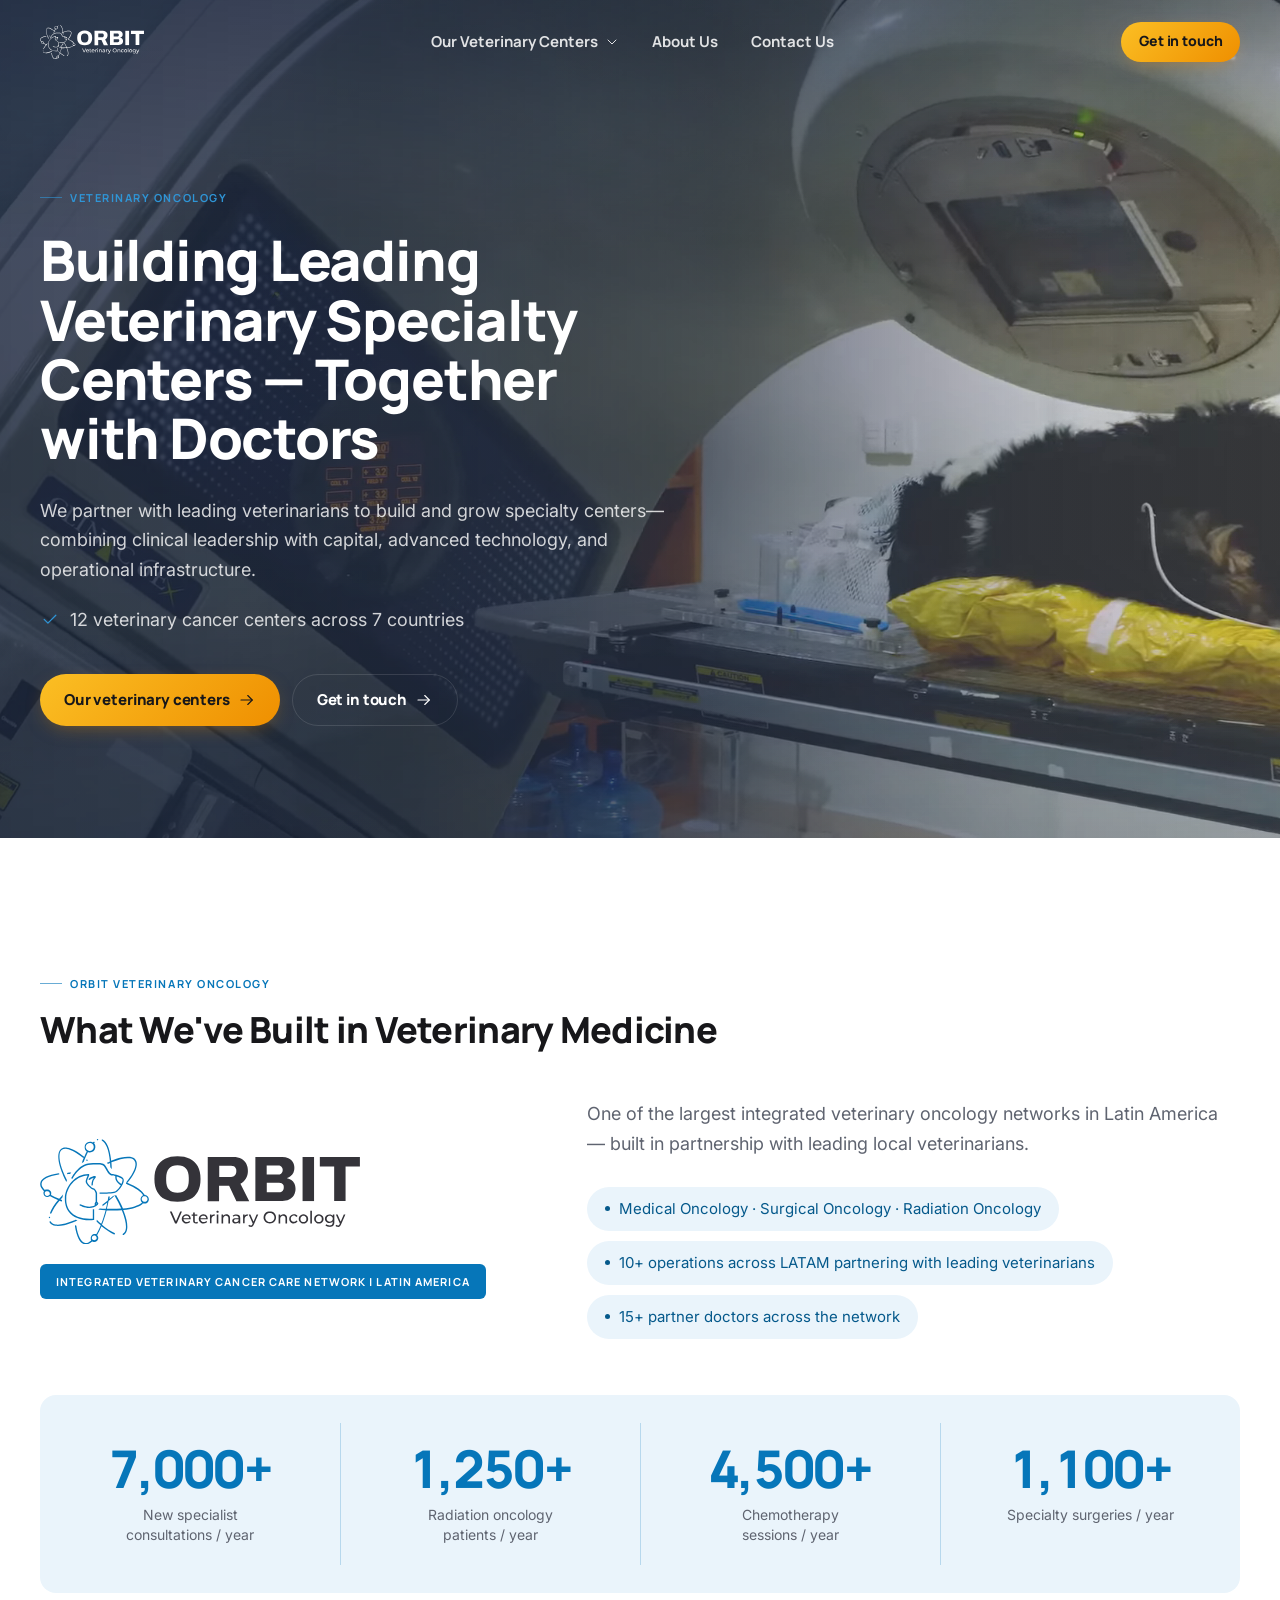
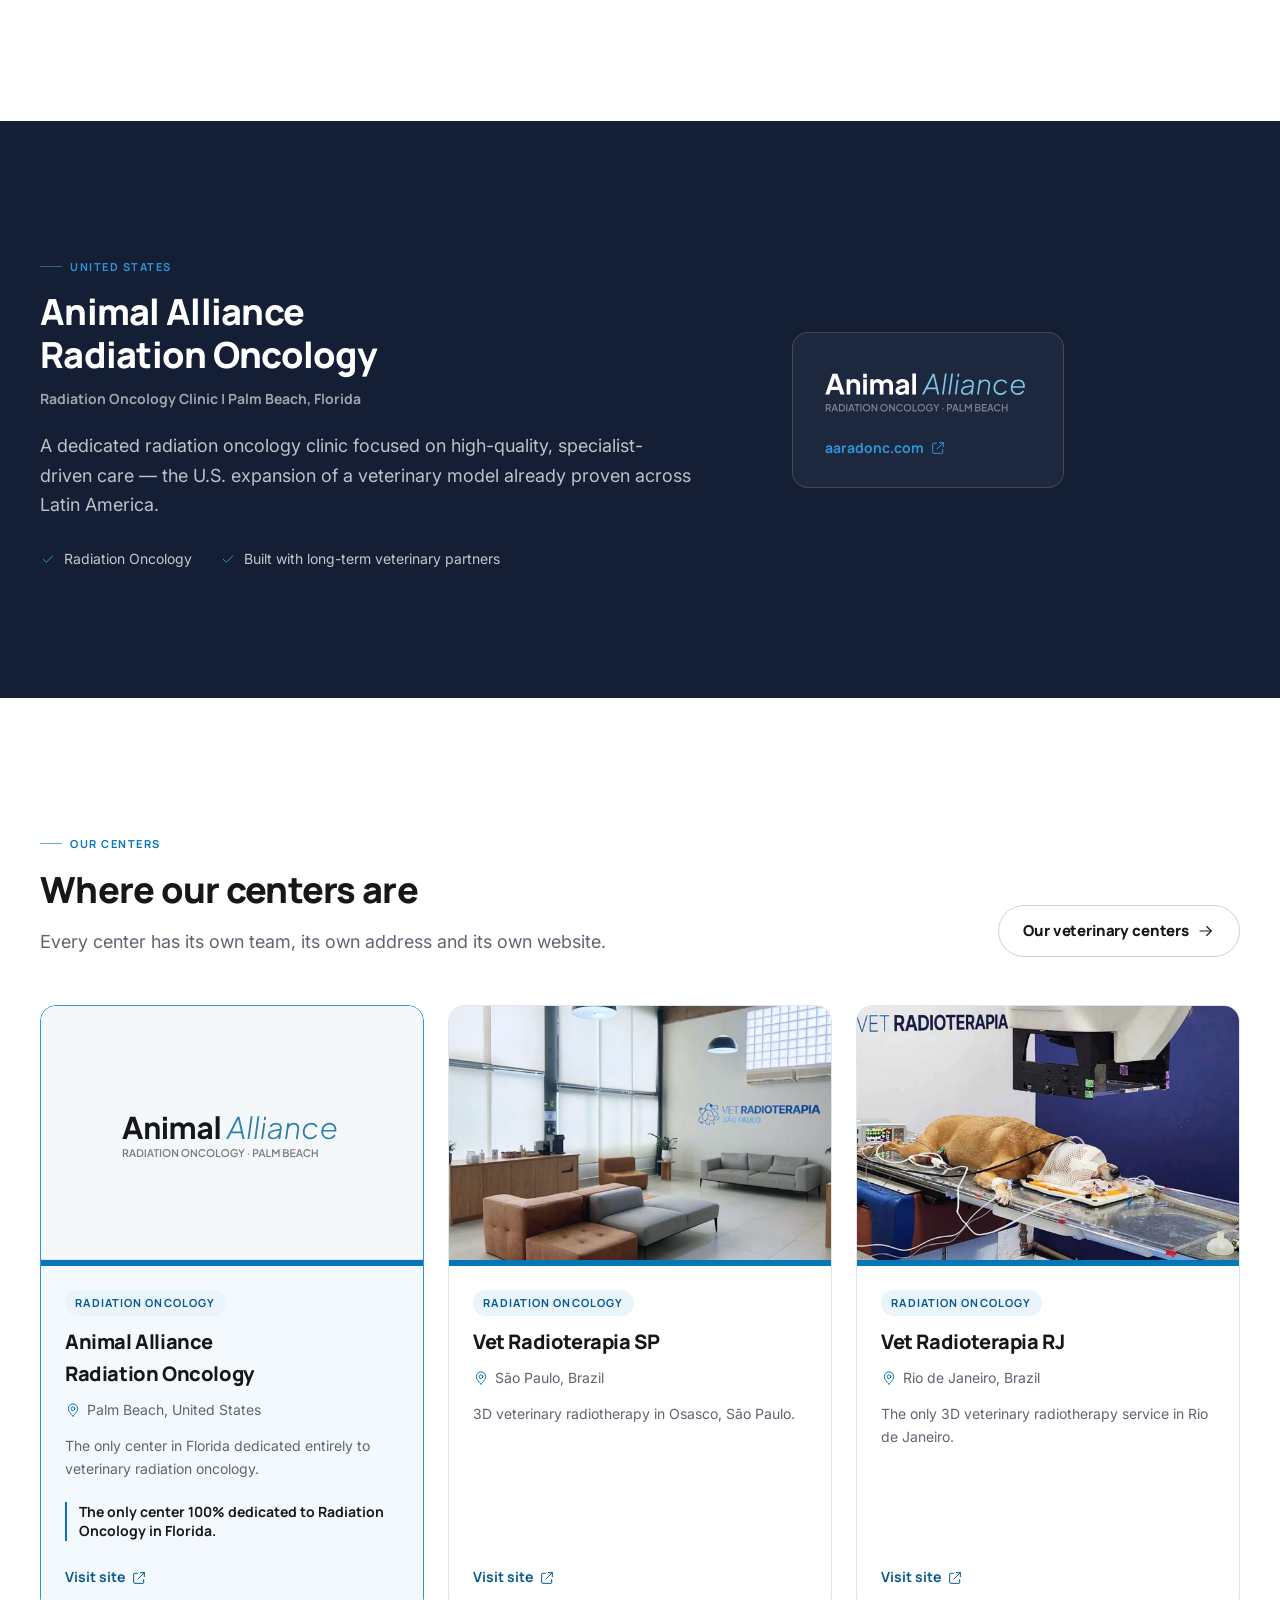
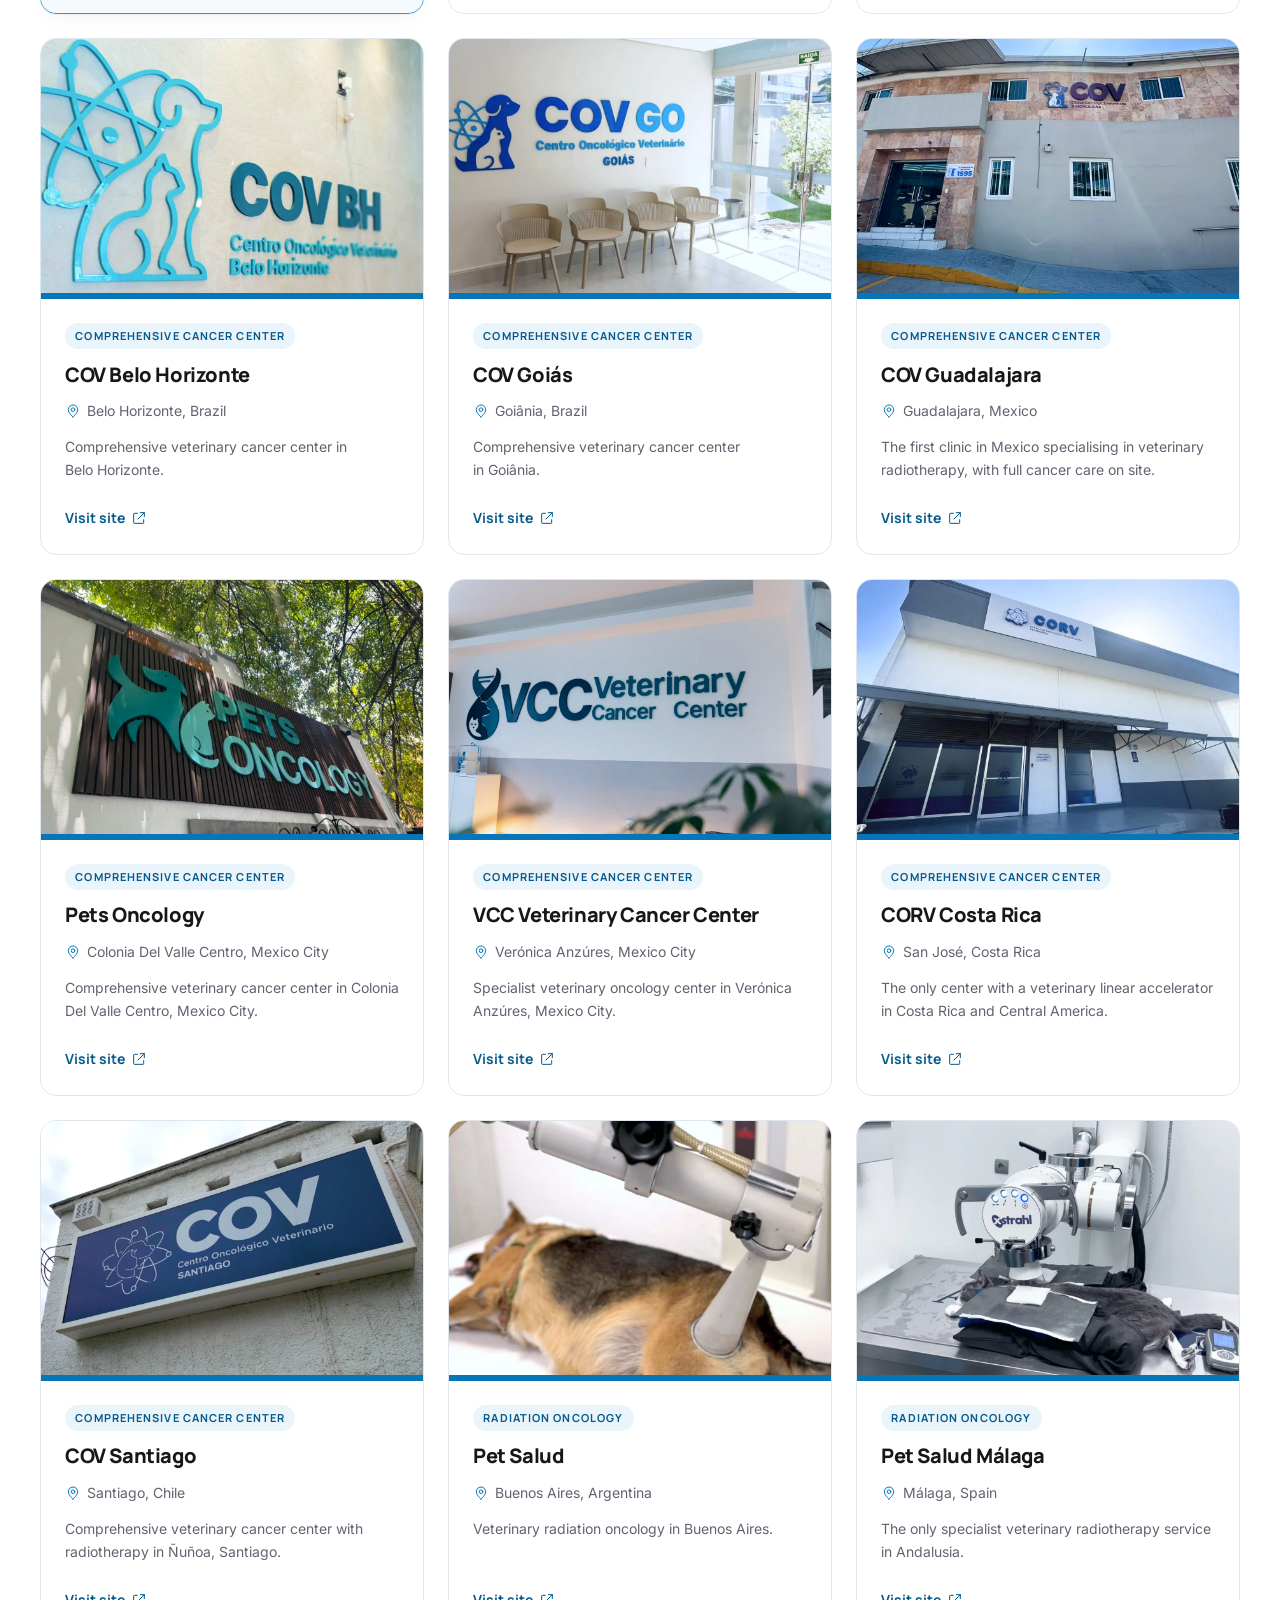
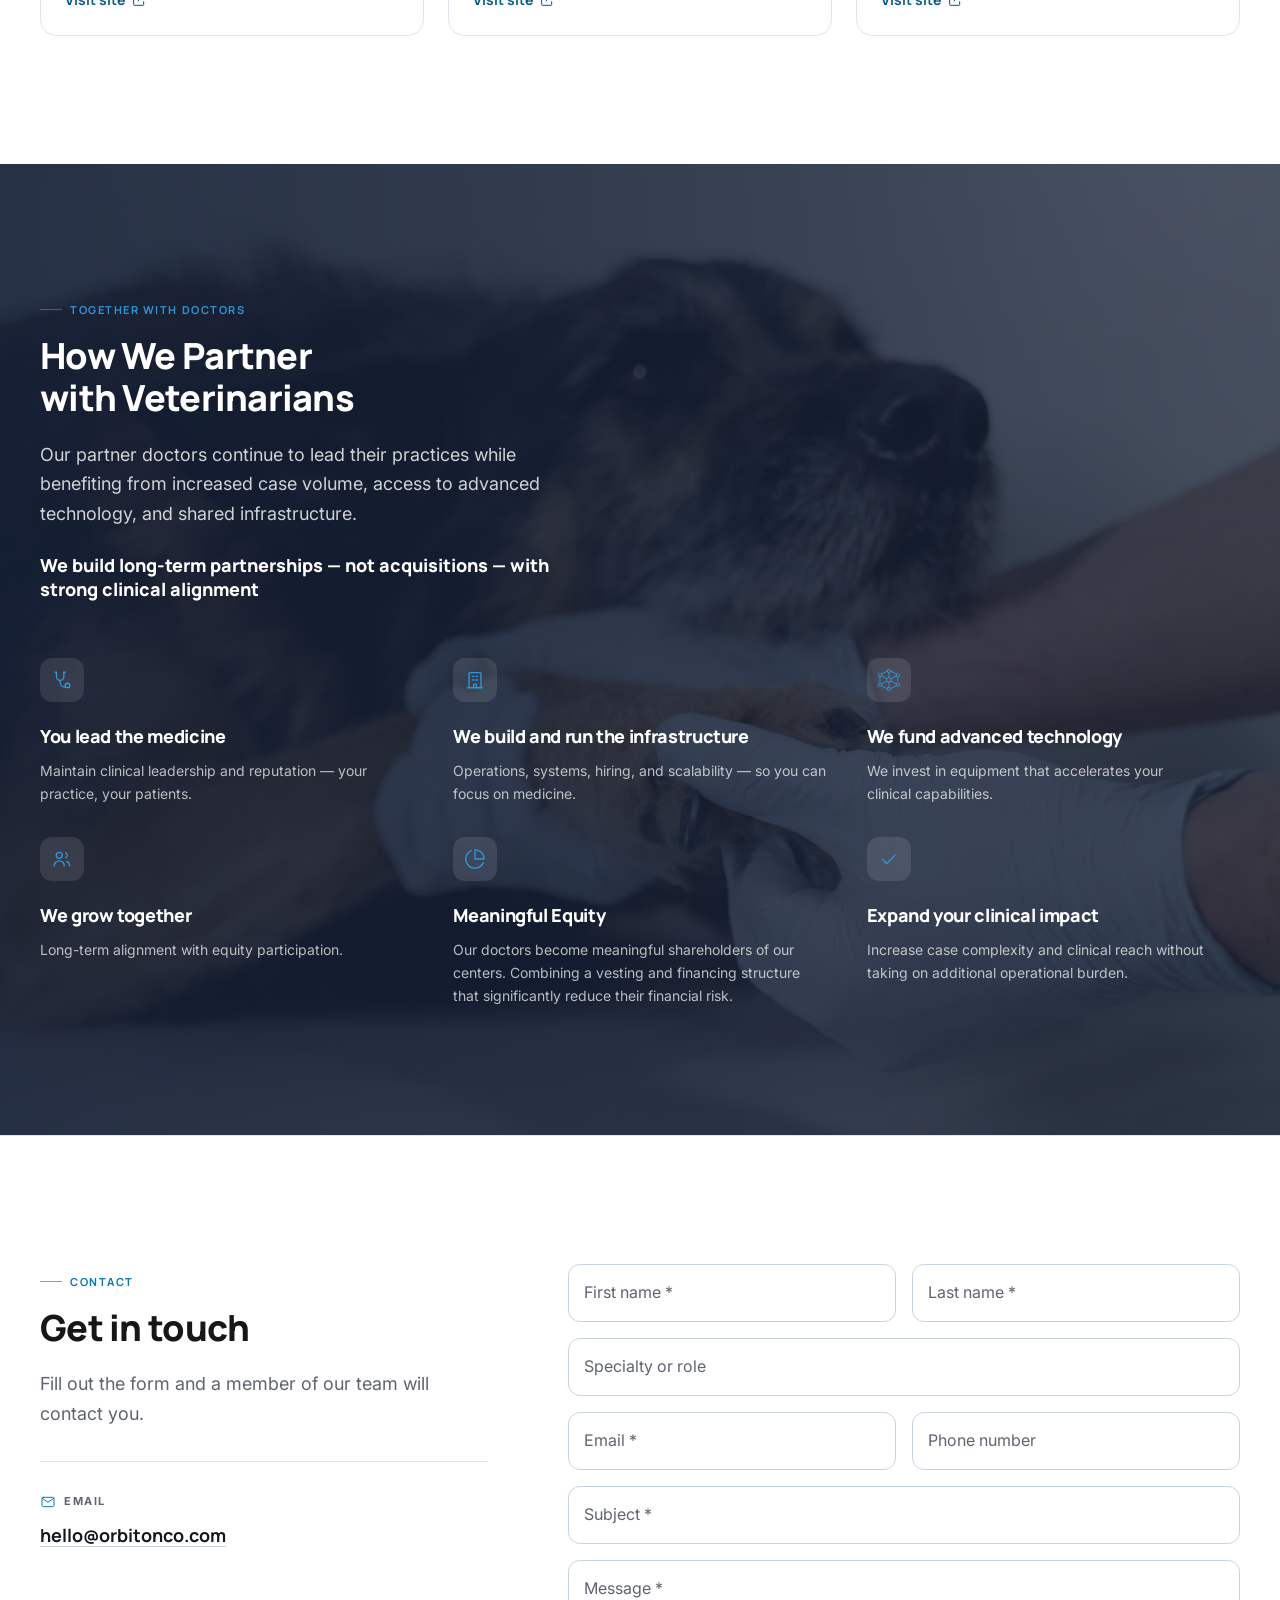
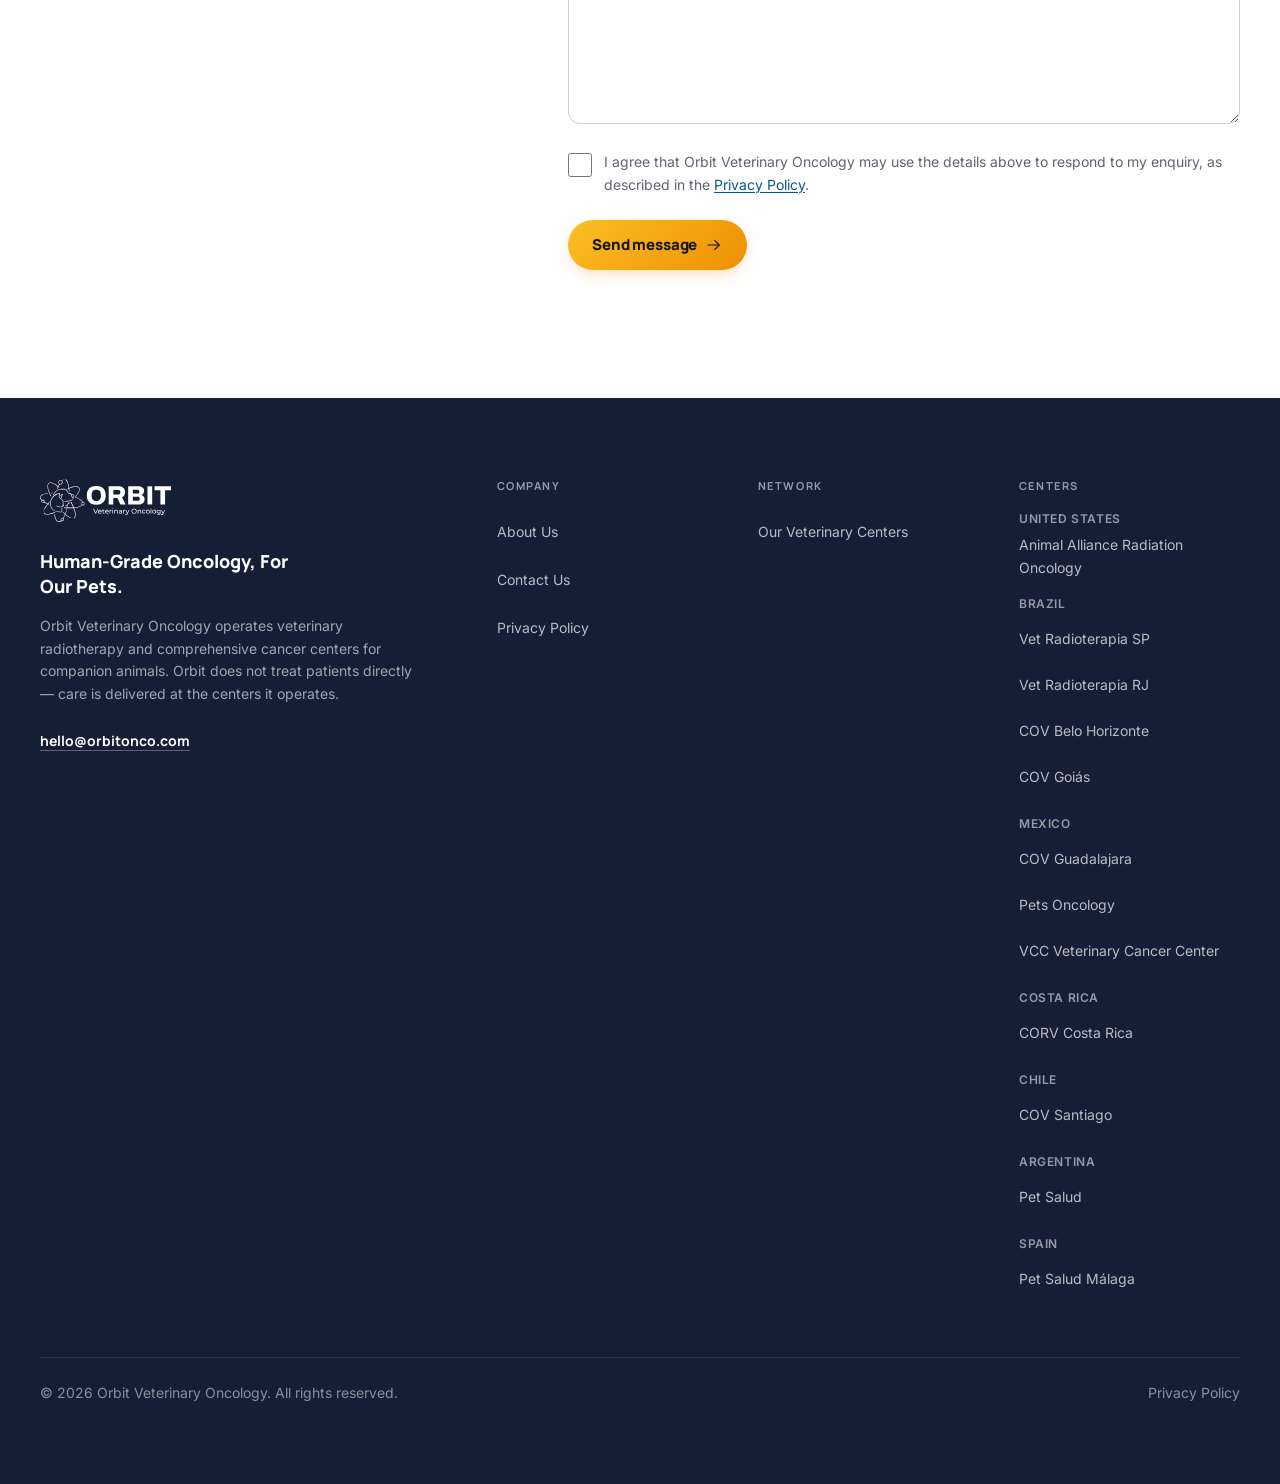
<file: index.html>
<!DOCTYPE html><html lang="en-US"><head><meta name="robots" content="noindex, nofollow"/><meta charSet="utf-8"/><meta name="viewport" content="width=device-width, initial-scale=1"/><link rel="preload" as="image" href="/logo-white.svg"/><link rel="preload" as="image" href="/logo.svg"/><link rel="preload" as="image" href="/images/centers/logos/palm-beach-florida-white.svg"/><link rel="stylesheet" href="/_next/static/css/15f52cc2542b606e.css" data-precedence="next"/><link rel="preload" as="script" fetchPriority="low" href="/_next/static/chunks/webpack-c81f7fd28659d64f.js"/><script src="/_next/static/chunks/fd9d1056-32520efa714dca84.js" async=""></script><script src="/_next/static/chunks/117-5897e6a9cae5dace.js" async=""></script><script src="/_next/static/chunks/main-app-fa5c5f88d60b5bd4.js" async=""></script><script src="/_next/static/chunks/972-1893b86c5bb94483.js" async=""></script><script src="/_next/static/chunks/480-423c2e21efd8b5ae.js" async=""></script><script src="/_next/static/chunks/721-8752f2e96dad992c.js" async=""></script><script src="/_next/static/chunks/344-e7d54c1a8e6f05d0.js" async=""></script><script src="/_next/static/chunks/app/page-0fe38887b6896b83.js" async=""></script><script src="/_next/static/chunks/app/layout-fdb30d86dce975b4.js" async=""></script><link rel="preconnect" href="https://fonts.googleapis.com"/><link rel="preconnect" href="https://fonts.gstatic.com" crossorigin=""/><link rel="preload" as="image" href="/images/hero/home.webp" fetchPriority="high"/><meta name="theme-color" content="#141f36"/><title>Veterinary Specialty Centers, Together with Doctors | Orbit</title><meta name="description" content="Orbit partners with leading veterinarians to build and grow veterinary specialty centers, combining clinical leadership with capital, technology and infrastructure."/><meta name="googlebot" content="index, follow, max-video-preview:-1, max-image-preview:large, max-snippet:-1"/><link rel="canonical" href="https://orbitonco.com/"/><meta property="og:title" content="Veterinary Specialty Centers, Together with Doctors | Orbit"/><meta property="og:description" content="Orbit partners with leading veterinarians to build and grow veterinary specialty centers, combining clinical leadership with capital, technology and infrastructure."/><meta property="og:url" content="https://orbitonco.com/"/><meta property="og:site_name" content="Orbit Veterinary Oncology"/><meta property="og:locale" content="en_US"/><meta property="og:image" content="https://orbitonco.com/og-default.png"/><meta property="og:image:width" content="1200"/><meta property="og:image:height" content="675"/><meta property="og:image:alt" content="Orbit Veterinary Oncology — Human-Grade Oncology, For Our Pets."/><meta property="og:type" content="website"/><meta name="twitter:card" content="summary_large_image"/><meta name="twitter:title" content="Veterinary Specialty Centers, Together with Doctors | Orbit"/><meta name="twitter:description" content="Orbit partners with leading veterinarians to build and grow veterinary specialty centers, combining clinical leadership with capital, technology and infrastructure."/><meta name="twitter:image" content="https://orbitonco.com/og-default.png"/><link rel="icon" href="/favicon.svg" type="image/svg+xml"/><link rel="apple-touch-icon" href="/apple-touch-icon.png" sizes="180x180"/><script>window.dataLayer = window.dataLayer || [];
function gtag(){dataLayer.push(arguments);}
gtag('consent', 'default', {
  ad_storage: 'denied',
  ad_user_data: 'denied',
  ad_personalization: 'denied',
  analytics_storage: 'denied',
  functionality_storage: 'denied',
  personalization_storage: 'denied',
  security_storage: 'granted',
  wait_for_update: 500
});
gtag('set', 'ads_data_redaction', true);
gtag('set', 'url_passthrough', true);</script><script>try{if('IntersectionObserver' in window && !window.matchMedia('(prefers-reduced-motion: reduce)').matches){document.documentElement.classList.add('js-reveal');}}catch(e){}</script><script type="application/ld+json">{"@context":"https://schema.org","@graph":[{"@type":["Organization","MedicalOrganization"],"@id":"https://orbitonco.com/#organization","name":"Orbit Veterinary Oncology","legalName":"Orbit Veterinary Oncology","alternateName":"Orbit","url":"https://orbitonco.com/","logo":{"@type":"ImageObject","@id":"https://orbitonco.com/#logo","url":"https://orbitonco.com/logo.svg","contentUrl":"https://orbitonco.com/logo.svg","width":359,"height":118,"caption":"Orbit Veterinary Oncology"},"image":{"@id":"https://orbitonco.com/#logo"},"description":"Orbit Veterinary Oncology operates veterinary radiotherapy and comprehensive cancer centers for companion animals, applying unified medical, technical and safety standards derived from four decades of human radiation oncology.","email":"hello@orbitonco.com","foundingDate":"2020","slogan":"Human-Grade Oncology, For Our Pets.","medicalSpecialty":"Oncologic","knowsAbout":["Veterinary radiation oncology","Veterinary radiotherapy","Linear accelerator","Radiotherapy treatment planning","Veterinary oncology","Comprehensive cancer care for companion animals","Radiotherapy center development and operation","Medical physics"],"areaServed":[{"@type":"Country","name":"United States","sameAs":"https://www.wikidata.org/wiki/Q30"},{"@type":"Country","name":"Brazil","sameAs":"https://www.wikidata.org/wiki/Q155"},{"@type":"Country","name":"Mexico","sameAs":"https://www.wikidata.org/wiki/Q96"},{"@type":"Country","name":"Costa Rica","sameAs":"https://www.wikidata.org/wiki/Q800"},{"@type":"Country","name":"Chile","sameAs":"https://www.wikidata.org/wiki/Q298"},{"@type":"Country","name":"Argentina","sameAs":"https://www.wikidata.org/wiki/Q414"},{"@type":"Country","name":"Spain","sameAs":"https://www.wikidata.org/wiki/Q29"}],"employee":[{"@type":"Person","name":"Guillermo Couto","description":"DACVIM in Internal Medicine and Oncology. +40 years of experience in Veterinary Oncology.","worksFor":{"@id":"https://orbitonco.com/#organization"}},{"@type":"Person","name":"Daniel Dosoretz","description":"Radiation Oncologist, consultant. Founder of 21st Century Oncology and Advocate.","worksFor":{"@id":"https://orbitonco.com/#organization"}},{"@type":"Person","name":"Daniel Galmarini","description":"Lead physicist. +25 years experience in treatment planning.","worksFor":{"@id":"https://orbitonco.com/#organization"}},{"@type":"Person","name":"Enrique Vaiani","description":"Engineer Manager, expert in linear accelerator maintenance.","worksFor":{"@id":"https://orbitonco.com/#organization"}},{"@type":"Person","name":"Ricardo Andisco","description":"Lead Architect. +75 radiation oncology projects completed.","worksFor":{"@id":"https://orbitonco.com/#organization"}},{"@type":"Person","name":"Frank English","description":"Structuring and Financing.","worksFor":{"@id":"https://orbitonco.com/#organization"}}],"subOrganization":[{"@type":"VeterinaryCare","name":"Animal Alliance Radiation Oncology · Palm Beach","url":"https://aaradonc.com"},{"@type":"VeterinaryCare","name":"Vet Radioterapia São Paulo","url":"https://vetradioterapiasp.com.br"},{"@type":"VeterinaryCare","name":"Vet Radioterapia Rio de Janeiro","url":"https://vetradioterapiarj.com.br"},{"@type":"VeterinaryCare","name":"Centro Oncológico Veterinário Belo Horizonte","url":"https://covbelohorizonte.com.br"},{"@type":"VeterinaryCare","name":"Centro Oncológico Veterinário Goiás","url":"https://covgoias.com.br"},{"@type":"VeterinaryCare","name":"Clínica Oncológica Veterinaria Guadalajara","url":"https://covguadalajara.mx"},{"@type":"VeterinaryCare","name":"Pets Oncology","url":"https://petsoncology.mx"},{"@type":"VeterinaryCare","name":"VCC – Veterinary Cancer Center","url":"https://veterinarycancercenter.mx"},{"@type":"VeterinaryCare","name":"Clínica de Oncología y Radioterapia Veterinaria Costa Rica","url":"https://corvcostarica.com"},{"@type":"VeterinaryCare","name":"Centro Oncológico Veterinario Santiago","url":"https://covsantiago.cl"},{"@type":"VeterinaryCare","name":"Pet Salud | Oncología Radiante Veterinaria","url":"https://pet-salud.com.ar"},{"@type":"VeterinaryCare","name":"Pet Salud Málaga | Radioterapia Veterinaria","url":"https://petsaludmalaga.es"}],"sameAs":["https://aaradonc.com","https://vetradioterapiasp.com.br","https://vetradioterapiarj.com.br","https://covbelohorizonte.com.br","https://covgoias.com.br","https://covguadalajara.mx","https://petsoncology.mx","https://veterinarycancercenter.mx","https://corvcostarica.com","https://covsantiago.cl","https://pet-salud.com.ar","https://petsaludmalaga.es"]},{"@type":"WebSite","@id":"https://orbitonco.com/#website","url":"https://orbitonco.com/","name":"Orbit Veterinary Oncology","description":"Orbit Veterinary Oncology operates veterinary radiotherapy and comprehensive cancer centers for companion animals, applying unified medical, technical and safety standards derived from four decades of human radiation oncology.","inLanguage":"en-US","publisher":{"@id":"https://orbitonco.com/#organization"}}]}</script><script src="/_next/static/chunks/polyfills-42372ed130431b0a.js" noModule=""></script></head><body><a class="skip-link" href="#main-content">Skip to content</a><header class="header"><div class="container-orbit header__inner"><a class="header__logo" aria-label="Orbit Veterinary Oncology — home" href="/"><img src="/logo-white.svg" alt="Orbit Veterinary Oncology" width="104" height="34"/></a><nav aria-label="Main" class="hidden lg:block"><ul class="flex items-center gap-7"><li class="relative"><a class="nav__link" aria-expanded="false" aria-controls=":R6kq:" href="/our-centers/">Our Veterinary Centers<svg width="16" height="16" viewBox="0 0 24 24" fill="none" stroke="currentColor" stroke-width="1.5" stroke-linecap="round" stroke-linejoin="round" aria-hidden="true" focusable="false"><path d="m6 9 6 6 6-6"></path></svg></a><div id=":R6kq:" class="nav__dropdown" data-open="false"><ul><li><a href="https://aaradonc.com" target="_blank" rel="noopener noreferrer" class="nav__dropdown-item" tabindex="-1"><span class="nav__dropdown-name">Animal Alliance Radiation Oncology</span><span class="nav__dropdown-meta">Palm Beach, United States</span></a></li><li><a href="https://vetradioterapiasp.com.br" target="_blank" rel="noopener noreferrer" class="nav__dropdown-item" tabindex="-1"><span class="nav__dropdown-name">Vet Radioterapia SP</span><span class="nav__dropdown-meta">São Paulo, Brazil</span></a></li><li><a href="https://vetradioterapiarj.com.br" target="_blank" rel="noopener noreferrer" class="nav__dropdown-item" tabindex="-1"><span class="nav__dropdown-name">Vet Radioterapia RJ</span><span class="nav__dropdown-meta">Rio de Janeiro, Brazil</span></a></li><li><a href="https://covbelohorizonte.com.br" target="_blank" rel="noopener noreferrer" class="nav__dropdown-item" tabindex="-1"><span class="nav__dropdown-name">COV Belo Horizonte</span><span class="nav__dropdown-meta">Belo Horizonte, Brazil</span></a></li><li><a href="https://covgoias.com.br" target="_blank" rel="noopener noreferrer" class="nav__dropdown-item" tabindex="-1"><span class="nav__dropdown-name">COV Goiás</span><span class="nav__dropdown-meta">Goiânia, Brazil</span></a></li><li><a href="https://covguadalajara.mx" target="_blank" rel="noopener noreferrer" class="nav__dropdown-item" tabindex="-1"><span class="nav__dropdown-name">COV Guadalajara</span><span class="nav__dropdown-meta">Guadalajara, Mexico</span></a></li><li><a href="https://petsoncology.mx" target="_blank" rel="noopener noreferrer" class="nav__dropdown-item" tabindex="-1"><span class="nav__dropdown-name">Pets Oncology</span><span class="nav__dropdown-meta">Colonia Del Valle Centro, Mexico City</span></a></li><li><a href="https://veterinarycancercenter.mx" target="_blank" rel="noopener noreferrer" class="nav__dropdown-item" tabindex="-1"><span class="nav__dropdown-name">VCC Veterinary Cancer Center</span><span class="nav__dropdown-meta">Verónica Anzúres, Mexico City</span></a></li><li><a href="https://corvcostarica.com" target="_blank" rel="noopener noreferrer" class="nav__dropdown-item" tabindex="-1"><span class="nav__dropdown-name">CORV Costa Rica</span><span class="nav__dropdown-meta">San José, Costa Rica</span></a></li><li><a href="https://covsantiago.cl" target="_blank" rel="noopener noreferrer" class="nav__dropdown-item" tabindex="-1"><span class="nav__dropdown-name">COV Santiago</span><span class="nav__dropdown-meta">Santiago, Chile</span></a></li><li><a href="https://pet-salud.com.ar" target="_blank" rel="noopener noreferrer" class="nav__dropdown-item" tabindex="-1"><span class="nav__dropdown-name">Pet Salud</span><span class="nav__dropdown-meta">Buenos Aires, Argentina</span></a></li><li><a href="https://petsaludmalaga.es" target="_blank" rel="noopener noreferrer" class="nav__dropdown-item" tabindex="-1"><span class="nav__dropdown-name">Pet Salud Málaga</span><span class="nav__dropdown-meta">Málaga, Spain</span></a></li></ul></div></li><li><a class="nav__link" href="/about-us/">About Us</a></li><li><a class="nav__link" href="/contact-us/">Contact Us</a></li></ul></nav><div class="flex items-center gap-2"><a class="btn btn--primary btn--sm hidden sm:inline-flex" href="/contact-us/">Get in touch</a><button type="button" class="burger lg:hidden" aria-expanded="false" aria-controls=":R6kqH1:" aria-label="Open menu"><span></span><span></span><span></span></button></div></div></header><div id=":R6kqH1:" class="mobile-menu lg:hidden" data-open="false"><nav aria-label="Mobile"><ul><li class="mobile-menu__item" style="--i:0"><a class="mobile-menu__link" tabindex="-1" href="/our-centers/">Our Veterinary Centers</a></li><li class="mobile-menu__item" style="--i:1"><a class="mobile-menu__link" tabindex="-1" href="/about-us/">About Us</a></li><li class="mobile-menu__item" style="--i:2"><a class="mobile-menu__link" tabindex="-1" href="/contact-us/">Contact Us</a></li></ul></nav><div class="mobile-menu__item mt-8" style="--i:3"><a class="btn btn--primary w-full" tabindex="-1" href="/contact-us/">Get in touch</a></div></div><main id="main-content"><div class="page-transition"><section class="hero bg-navy pb-20 pt-[calc(var(--header-h)+3rem)] lg:pb-28 lg:pt-[calc(var(--header-h)+6rem)]"><div class="hero-media" aria-hidden="true"><div class="hero-media__poster" style="background-image:url(/images/hero/home.webp)"></div><video class="hero-media__video" autoPlay="" muted="" loop="" playsInline="" preload="metadata" poster="/images/hero/home.webp" tabindex="-1"><source src="/video/hero.webm" type="video/webm"/><source src="/video/hero.mp4" type="video/mp4"/></video><div class="hero-media__scrim hero-media__scrim--video"></div></div><div class="container-orbit hero__content"><p class="eyebrow text-brand-light">Veterinary oncology</p><h1 class="mt-6 max-w-[19ch] text-4xl text-white sm:text-5xl lg:text-6xl">Building Leading Veterinary Specialty Centers — Together with Doctors</h1><p class="lede mt-7 max-w-[60ch] text-lg text-white/80">We partner with leading veterinarians to build and grow specialty centers—combining clinical leadership with capital, advanced technology, and operational infrastructure.</p><ul class="mt-5 flex max-w-[60ch] flex-col gap-3 text-lg text-white/80"><li class="flex items-start gap-2.5"><svg width="20" height="20" viewBox="0 0 24 24" fill="none" stroke="currentColor" stroke-width="1.5" stroke-linecap="round" stroke-linejoin="round" class="mt-1 flex-none text-brand-light" aria-hidden="true" focusable="false"><path d="m5 12.5 4.5 4.5L19 7.5"></path></svg>12 veterinary cancer centers across 7 countries</li></ul><div class="mt-10 flex flex-wrap gap-3"><a class="btn btn--primary" href="/our-centers/">Our veterinary centers<svg width="18" height="18" viewBox="0 0 24 24" fill="none" stroke="currentColor" stroke-width="1.5" stroke-linecap="round" stroke-linejoin="round" aria-hidden="true" focusable="false"><path d="M4 12h15"></path><path d="m13 6 6 6-6 6"></path></svg></a><a class="btn btn--ghost on-dark" href="/contact-us/">Get in touch<svg width="18" height="18" viewBox="0 0 24 24" fill="none" stroke="currentColor" stroke-width="1.5" stroke-linecap="round" stroke-linejoin="round" aria-hidden="true" focusable="false"><path d="M4 12h15"></path><path d="m13 6 6 6-6 6"></path></svg></a></div></div></section><section class="section" aria-labelledby="built-heading"><div class="container-orbit"><div data-reveal="true"><p class="eyebrow">Orbit Veterinary Oncology</p><h2 id="built-heading" class="mt-4 max-w-[38ch] text-3xl lg:text-4xl">What We&#x27;ve Built in Veterinary Medicine</h2></div><div class="mt-12 grid items-center gap-10 lg:grid-cols-[minmax(0,0.85fr)_minmax(0,1.15fr)] lg:gap-16"><div class="network-lockup" data-reveal="true"><img class="network-lockup__mark" src="/logo.svg" alt="Orbit Veterinary Oncology" width="359" height="118"/><p class="network-lockup__label">Integrated Veterinary Cancer Care Network<!-- --> <span aria-hidden="true">|</span> <!-- -->Latin America</p></div><div data-reveal="true" style="--i:1"><p class="text-lg text-muted">One of the largest integrated veterinary oncology networks in Latin America — built in partnership with leading local veterinarians.</p><ul class="mt-7 flex flex-col items-start gap-2.5"><li class="chip">Medical Oncology · Surgical Oncology · Radiation Oncology</li><li class="chip">10+ operations across LATAM partnering with leading veterinarians</li><li class="chip">15+ partner doctors across the network</li></ul></div></div><h3 class="sr-only">Orbit Veterinary Oncology by the numbers</h3><div class="mt-14"><div class="stats-panel"><div class="stats-panel__item" data-reveal="true" style="--i:0"><span class="stats-panel__value"><span>7,000<!-- -->+</span></span><span class="stats-panel__label">New specialist consultations / year</span></div><div class="stats-panel__item" data-reveal="true" style="--i:1"><span class="stats-panel__value"><span>1,250<!-- -->+</span></span><span class="stats-panel__label">Radiation oncology patients / year</span></div><div class="stats-panel__item" data-reveal="true" style="--i:2"><span class="stats-panel__value"><span>4,500<!-- -->+</span></span><span class="stats-panel__label">Chemotherapy sessions / year</span></div><div class="stats-panel__item" data-reveal="true" style="--i:3"><span class="stats-panel__value"><span>1,100<!-- -->+</span></span><span class="stats-panel__label">Specialty surgeries / year</span></div></div></div></div></section><section class="section section--dark" aria-labelledby="usa-heading"><div class="container-orbit grid gap-10 lg:grid-cols-[minmax(0,1.2fr)_minmax(0,0.8fr)] lg:items-center lg:gap-20"><div data-reveal="true"><p class="eyebrow">United States</p><h2 id="usa-heading" class="mt-4 max-w-[20ch] text-3xl lg:text-4xl">Animal Alliance Radiation Oncology</h2><p class="mt-3 font-display text-sm font-bold text-white/60">Radiation Oncology Clinic | Palm Beach, Florida</p><p class="lede mt-5">A dedicated radiation oncology clinic focused on high-quality, specialist-driven care — the U.S. expansion of a veterinary model already proven across Latin America.</p><ul class="mt-7 flex flex-col gap-2.5 text-sm text-white/75 sm:flex-row sm:flex-wrap sm:gap-x-7"><li class="flex items-center gap-2"><svg width="16" height="16" viewBox="0 0 24 24" fill="none" stroke="currentColor" stroke-width="1.5" stroke-linecap="round" stroke-linejoin="round" class="flex-none text-brand-light" aria-hidden="true" focusable="false"><path d="m5 12.5 4.5 4.5L19 7.5"></path></svg>Radiation Oncology</li><li class="flex items-center gap-2"><svg width="16" height="16" viewBox="0 0 24 24" fill="none" stroke="currentColor" stroke-width="1.5" stroke-linecap="round" stroke-linejoin="round" class="flex-none text-brand-light" aria-hidden="true" focusable="false"><path d="m5 12.5 4.5 4.5L19 7.5"></path></svg>Built with long-term veterinary partners</li></ul></div><div data-reveal="true" style="--i:1"><a href="https://aaradonc.com" target="_blank" rel="noopener noreferrer" class="center-logo-link"><img src="/images/centers/logos/palm-beach-florida-white.svg" alt="Animal Alliance Radiation Oncology" width="221" height="60"/><span class="center-logo-link__cta">aaradonc.com<svg width="16" height="16" viewBox="0 0 24 24" fill="none" stroke="currentColor" stroke-width="1.5" stroke-linecap="round" stroke-linejoin="round" aria-hidden="true" focusable="false"><path d="M14 4h6v6"></path><path d="M20 4 10.5 13.5"></path><path d="M19 14.5V19a1 1 0 0 1-1 1H5a1 1 0 0 1-1-1V6a1 1 0 0 1 1-1h4.5"></path></svg></span></a></div></div></section><section class="section" aria-labelledby="centers-heading"><div class="container-orbit"><div class="mb-12 flex flex-col gap-6 md:flex-row md:items-end md:justify-between" data-reveal="true"><div><p class="eyebrow">Our centers</p><h2 id="centers-heading" class="mt-4 max-w-[18ch] text-3xl lg:text-4xl">Where our centers are</h2><p class="lede mt-4">Every center has its own team, its own address and its own website.</p></div><a class="btn btn--ghost flex-none" href="/our-centers/">Our veterinary centers<svg width="18" height="18" viewBox="0 0 24 24" fill="none" stroke="currentColor" stroke-width="1.5" stroke-linecap="round" stroke-linejoin="round" aria-hidden="true" focusable="false"><path d="M4 12h15"></path><path d="m13 6 6 6-6 6"></path></svg></a></div><div class="grid-cards"><article class="card card--featured" data-reveal="true" style="--i:0"><div class="card__media card__media--logo"><img src="/images/centers/logos/palm-beach-florida.svg" alt="Animal Alliance Radiation Oncology" width="221" height="60" loading="lazy" decoding="async"/></div><div class="h-1.5 w-full bg-brand" aria-hidden="true"></div><div class="card__body"><div class="flex flex-wrap items-center gap-2"><span class="badge">Radiation Oncology</span></div><h3 class="card__title"><a href="https://aaradonc.com" target="_blank" rel="noopener noreferrer" class="card__link">Animal Alliance Radiation Oncology</a></h3><p class="flex items-center gap-1.5 text-sm text-muted"><svg width="16" height="16" viewBox="0 0 24 24" fill="none" stroke="currentColor" stroke-width="1.5" stroke-linecap="round" stroke-linejoin="round" class="text-brand" aria-hidden="true" focusable="false"><path d="M12 21s7-5.6 7-11a7 7 0 1 0-14 0c0 5.4 7 11 7 11Z"></path><circle cx="12" cy="10" r="2.75"></circle></svg>Palm Beach, United States</p><p class="mt-1 text-sm leading-relaxed text-muted">The only center in Florida dedicated entirely to veterinary radiation oncology.</p><p class="mt-3 border-l-2 border-brand pl-3 font-display text-sm font-bold leading-snug text-deep">The only center 100% dedicated to Radiation Oncology in Florida.</p><p class="mt-auto pt-4 font-display text-sm font-bold text-brand-dark"><span class="inline-flex items-center gap-1.5">Visit site<svg width="16" height="16" viewBox="0 0 24 24" fill="none" stroke="currentColor" stroke-width="1.5" stroke-linecap="round" stroke-linejoin="round" aria-hidden="true" focusable="false"><path d="M14 4h6v6"></path><path d="M20 4 10.5 13.5"></path><path d="M19 14.5V19a1 1 0 0 1-1 1H5a1 1 0 0 1-1-1V6a1 1 0 0 1 1-1h4.5"></path></svg></span></p></div></article><article class="card" data-reveal="true" style="--i:1"><div class="card__media"><img src="/images/centers/photos/sao-paulo-brazil-exterior.webp" alt="Vet Radioterapia SP in São Paulo, Brazil" width="1200" height="800" loading="lazy" decoding="async"/></div><div class="h-1.5 w-full bg-brand" aria-hidden="true"></div><div class="card__body"><div class="flex flex-wrap items-center gap-2"><span class="badge">Radiation Oncology</span></div><h3 class="card__title"><a href="https://vetradioterapiasp.com.br" target="_blank" rel="noopener noreferrer" class="card__link">Vet Radioterapia SP</a></h3><p class="flex items-center gap-1.5 text-sm text-muted"><svg width="16" height="16" viewBox="0 0 24 24" fill="none" stroke="currentColor" stroke-width="1.5" stroke-linecap="round" stroke-linejoin="round" class="text-brand" aria-hidden="true" focusable="false"><path d="M12 21s7-5.6 7-11a7 7 0 1 0-14 0c0 5.4 7 11 7 11Z"></path><circle cx="12" cy="10" r="2.75"></circle></svg>São Paulo, Brazil</p><p class="mt-1 text-sm leading-relaxed text-muted">3D veterinary radiotherapy in Osasco, São Paulo.</p><p class="mt-auto pt-4 font-display text-sm font-bold text-brand-dark"><span class="inline-flex items-center gap-1.5">Visit site<svg width="16" height="16" viewBox="0 0 24 24" fill="none" stroke="currentColor" stroke-width="1.5" stroke-linecap="round" stroke-linejoin="round" aria-hidden="true" focusable="false"><path d="M14 4h6v6"></path><path d="M20 4 10.5 13.5"></path><path d="M19 14.5V19a1 1 0 0 1-1 1H5a1 1 0 0 1-1-1V6a1 1 0 0 1 1-1h4.5"></path></svg></span></p></div></article><article class="card" data-reveal="true" style="--i:2"><div class="card__media"><img src="/images/centers/photos/rio-de-janeiro-brazil-exterior.webp" alt="Vet Radioterapia RJ in Rio de Janeiro, Brazil" width="1200" height="800" loading="lazy" decoding="async"/></div><div class="h-1.5 w-full bg-brand" aria-hidden="true"></div><div class="card__body"><div class="flex flex-wrap items-center gap-2"><span class="badge">Radiation Oncology</span></div><h3 class="card__title"><a href="https://vetradioterapiarj.com.br" target="_blank" rel="noopener noreferrer" class="card__link">Vet Radioterapia RJ</a></h3><p class="flex items-center gap-1.5 text-sm text-muted"><svg width="16" height="16" viewBox="0 0 24 24" fill="none" stroke="currentColor" stroke-width="1.5" stroke-linecap="round" stroke-linejoin="round" class="text-brand" aria-hidden="true" focusable="false"><path d="M12 21s7-5.6 7-11a7 7 0 1 0-14 0c0 5.4 7 11 7 11Z"></path><circle cx="12" cy="10" r="2.75"></circle></svg>Rio de Janeiro, Brazil</p><p class="mt-1 text-sm leading-relaxed text-muted">The only 3D veterinary radiotherapy service in Rio de Janeiro.</p><p class="mt-auto pt-4 font-display text-sm font-bold text-brand-dark"><span class="inline-flex items-center gap-1.5">Visit site<svg width="16" height="16" viewBox="0 0 24 24" fill="none" stroke="currentColor" stroke-width="1.5" stroke-linecap="round" stroke-linejoin="round" aria-hidden="true" focusable="false"><path d="M14 4h6v6"></path><path d="M20 4 10.5 13.5"></path><path d="M19 14.5V19a1 1 0 0 1-1 1H5a1 1 0 0 1-1-1V6a1 1 0 0 1 1-1h4.5"></path></svg></span></p></div></article><article class="card" data-reveal="true" style="--i:3"><div class="card__media"><img src="/images/centers/photos/belo-horizonte-brazil-exterior.webp" alt="COV Belo Horizonte in Belo Horizonte, Brazil" width="1200" height="800" loading="lazy" decoding="async"/></div><div class="h-1.5 w-full bg-brand" aria-hidden="true"></div><div class="card__body"><div class="flex flex-wrap items-center gap-2"><span class="badge">Comprehensive Cancer Center</span></div><h3 class="card__title"><a href="https://covbelohorizonte.com.br" target="_blank" rel="noopener noreferrer" class="card__link">COV Belo Horizonte</a></h3><p class="flex items-center gap-1.5 text-sm text-muted"><svg width="16" height="16" viewBox="0 0 24 24" fill="none" stroke="currentColor" stroke-width="1.5" stroke-linecap="round" stroke-linejoin="round" class="text-brand" aria-hidden="true" focusable="false"><path d="M12 21s7-5.6 7-11a7 7 0 1 0-14 0c0 5.4 7 11 7 11Z"></path><circle cx="12" cy="10" r="2.75"></circle></svg>Belo Horizonte, Brazil</p><p class="mt-1 text-sm leading-relaxed text-muted">Comprehensive veterinary cancer center in Belo Horizonte.</p><p class="mt-auto pt-4 font-display text-sm font-bold text-brand-dark"><span class="inline-flex items-center gap-1.5">Visit site<svg width="16" height="16" viewBox="0 0 24 24" fill="none" stroke="currentColor" stroke-width="1.5" stroke-linecap="round" stroke-linejoin="round" aria-hidden="true" focusable="false"><path d="M14 4h6v6"></path><path d="M20 4 10.5 13.5"></path><path d="M19 14.5V19a1 1 0 0 1-1 1H5a1 1 0 0 1-1-1V6a1 1 0 0 1 1-1h4.5"></path></svg></span></p></div></article><article class="card" data-reveal="true" style="--i:0"><div class="card__media"><img src="/images/centers/photos/goiania-brazil-exterior.webp" alt="COV Goiás in Goiânia, Brazil" width="1200" height="800" loading="lazy" decoding="async"/></div><div class="h-1.5 w-full bg-brand" aria-hidden="true"></div><div class="card__body"><div class="flex flex-wrap items-center gap-2"><span class="badge">Comprehensive Cancer Center</span></div><h3 class="card__title"><a href="https://covgoias.com.br" target="_blank" rel="noopener noreferrer" class="card__link">COV Goiás</a></h3><p class="flex items-center gap-1.5 text-sm text-muted"><svg width="16" height="16" viewBox="0 0 24 24" fill="none" stroke="currentColor" stroke-width="1.5" stroke-linecap="round" stroke-linejoin="round" class="text-brand" aria-hidden="true" focusable="false"><path d="M12 21s7-5.6 7-11a7 7 0 1 0-14 0c0 5.4 7 11 7 11Z"></path><circle cx="12" cy="10" r="2.75"></circle></svg>Goiânia, Brazil</p><p class="mt-1 text-sm leading-relaxed text-muted">Comprehensive veterinary cancer center in Goiânia.</p><p class="mt-auto pt-4 font-display text-sm font-bold text-brand-dark"><span class="inline-flex items-center gap-1.5">Visit site<svg width="16" height="16" viewBox="0 0 24 24" fill="none" stroke="currentColor" stroke-width="1.5" stroke-linecap="round" stroke-linejoin="round" aria-hidden="true" focusable="false"><path d="M14 4h6v6"></path><path d="M20 4 10.5 13.5"></path><path d="M19 14.5V19a1 1 0 0 1-1 1H5a1 1 0 0 1-1-1V6a1 1 0 0 1 1-1h4.5"></path></svg></span></p></div></article><article class="card" data-reveal="true" style="--i:1"><div class="card__media"><img src="/images/centers/photos/guadalajara-mexico-exterior.webp" alt="COV Guadalajara in Guadalajara, Mexico" width="1200" height="800" loading="lazy" decoding="async"/></div><div class="h-1.5 w-full bg-brand" aria-hidden="true"></div><div class="card__body"><div class="flex flex-wrap items-center gap-2"><span class="badge">Comprehensive Cancer Center</span></div><h3 class="card__title"><a href="https://covguadalajara.mx" target="_blank" rel="noopener noreferrer" class="card__link">COV Guadalajara</a></h3><p class="flex items-center gap-1.5 text-sm text-muted"><svg width="16" height="16" viewBox="0 0 24 24" fill="none" stroke="currentColor" stroke-width="1.5" stroke-linecap="round" stroke-linejoin="round" class="text-brand" aria-hidden="true" focusable="false"><path d="M12 21s7-5.6 7-11a7 7 0 1 0-14 0c0 5.4 7 11 7 11Z"></path><circle cx="12" cy="10" r="2.75"></circle></svg>Guadalajara, Mexico</p><p class="mt-1 text-sm leading-relaxed text-muted">The first clinic in Mexico specialising in veterinary radiotherapy, with full cancer care on site.</p><p class="mt-auto pt-4 font-display text-sm font-bold text-brand-dark"><span class="inline-flex items-center gap-1.5">Visit site<svg width="16" height="16" viewBox="0 0 24 24" fill="none" stroke="currentColor" stroke-width="1.5" stroke-linecap="round" stroke-linejoin="round" aria-hidden="true" focusable="false"><path d="M14 4h6v6"></path><path d="M20 4 10.5 13.5"></path><path d="M19 14.5V19a1 1 0 0 1-1 1H5a1 1 0 0 1-1-1V6a1 1 0 0 1 1-1h4.5"></path></svg></span></p></div></article><article class="card" data-reveal="true" style="--i:2"><div class="card__media"><img src="/images/centers/photos/mexico-city-mexico-exterior.webp" alt="Pets Oncology in Mexico City, Mexico" width="1200" height="800" loading="lazy" decoding="async"/></div><div class="h-1.5 w-full bg-brand" aria-hidden="true"></div><div class="card__body"><div class="flex flex-wrap items-center gap-2"><span class="badge">Comprehensive Cancer Center</span></div><h3 class="card__title"><a href="https://petsoncology.mx" target="_blank" rel="noopener noreferrer" class="card__link">Pets Oncology</a></h3><p class="flex items-center gap-1.5 text-sm text-muted"><svg width="16" height="16" viewBox="0 0 24 24" fill="none" stroke="currentColor" stroke-width="1.5" stroke-linecap="round" stroke-linejoin="round" class="text-brand" aria-hidden="true" focusable="false"><path d="M12 21s7-5.6 7-11a7 7 0 1 0-14 0c0 5.4 7 11 7 11Z"></path><circle cx="12" cy="10" r="2.75"></circle></svg>Colonia Del Valle Centro, Mexico City</p><p class="mt-1 text-sm leading-relaxed text-muted">Comprehensive veterinary cancer center in Colonia Del Valle Centro, Mexico City.</p><p class="mt-auto pt-4 font-display text-sm font-bold text-brand-dark"><span class="inline-flex items-center gap-1.5">Visit site<svg width="16" height="16" viewBox="0 0 24 24" fill="none" stroke="currentColor" stroke-width="1.5" stroke-linecap="round" stroke-linejoin="round" aria-hidden="true" focusable="false"><path d="M14 4h6v6"></path><path d="M20 4 10.5 13.5"></path><path d="M19 14.5V19a1 1 0 0 1-1 1H5a1 1 0 0 1-1-1V6a1 1 0 0 1 1-1h4.5"></path></svg></span></p></div></article><article class="card" data-reveal="true" style="--i:3"><div class="card__media"><img src="/images/centers/photos/vcc-mexico-city-exterior.webp" alt="VCC Veterinary Cancer Center in Mexico City, Mexico" width="1200" height="800" loading="lazy" decoding="async"/></div><div class="h-1.5 w-full bg-brand" aria-hidden="true"></div><div class="card__body"><div class="flex flex-wrap items-center gap-2"><span class="badge">Comprehensive Cancer Center</span></div><h3 class="card__title"><a href="https://veterinarycancercenter.mx" target="_blank" rel="noopener noreferrer" class="card__link">VCC Veterinary Cancer Center</a></h3><p class="flex items-center gap-1.5 text-sm text-muted"><svg width="16" height="16" viewBox="0 0 24 24" fill="none" stroke="currentColor" stroke-width="1.5" stroke-linecap="round" stroke-linejoin="round" class="text-brand" aria-hidden="true" focusable="false"><path d="M12 21s7-5.6 7-11a7 7 0 1 0-14 0c0 5.4 7 11 7 11Z"></path><circle cx="12" cy="10" r="2.75"></circle></svg>Verónica Anzúres, Mexico City</p><p class="mt-1 text-sm leading-relaxed text-muted">Specialist veterinary oncology center in Verónica Anzúres, Mexico City.</p><p class="mt-auto pt-4 font-display text-sm font-bold text-brand-dark"><span class="inline-flex items-center gap-1.5">Visit site<svg width="16" height="16" viewBox="0 0 24 24" fill="none" stroke="currentColor" stroke-width="1.5" stroke-linecap="round" stroke-linejoin="round" aria-hidden="true" focusable="false"><path d="M14 4h6v6"></path><path d="M20 4 10.5 13.5"></path><path d="M19 14.5V19a1 1 0 0 1-1 1H5a1 1 0 0 1-1-1V6a1 1 0 0 1 1-1h4.5"></path></svg></span></p></div></article><article class="card" data-reveal="true" style="--i:0"><div class="card__media"><img src="/images/centers/photos/san-jose-costa-rica-exterior.webp" alt="CORV Costa Rica in San José, Costa Rica" width="1200" height="800" loading="lazy" decoding="async"/></div><div class="h-1.5 w-full bg-brand" aria-hidden="true"></div><div class="card__body"><div class="flex flex-wrap items-center gap-2"><span class="badge">Comprehensive Cancer Center</span></div><h3 class="card__title"><a href="https://corvcostarica.com" target="_blank" rel="noopener noreferrer" class="card__link">CORV Costa Rica</a></h3><p class="flex items-center gap-1.5 text-sm text-muted"><svg width="16" height="16" viewBox="0 0 24 24" fill="none" stroke="currentColor" stroke-width="1.5" stroke-linecap="round" stroke-linejoin="round" class="text-brand" aria-hidden="true" focusable="false"><path d="M12 21s7-5.6 7-11a7 7 0 1 0-14 0c0 5.4 7 11 7 11Z"></path><circle cx="12" cy="10" r="2.75"></circle></svg>San José, Costa Rica</p><p class="mt-1 text-sm leading-relaxed text-muted">The only center with a veterinary linear accelerator in Costa Rica and Central America.</p><p class="mt-auto pt-4 font-display text-sm font-bold text-brand-dark"><span class="inline-flex items-center gap-1.5">Visit site<svg width="16" height="16" viewBox="0 0 24 24" fill="none" stroke="currentColor" stroke-width="1.5" stroke-linecap="round" stroke-linejoin="round" aria-hidden="true" focusable="false"><path d="M14 4h6v6"></path><path d="M20 4 10.5 13.5"></path><path d="M19 14.5V19a1 1 0 0 1-1 1H5a1 1 0 0 1-1-1V6a1 1 0 0 1 1-1h4.5"></path></svg></span></p></div></article><article class="card" data-reveal="true" style="--i:1"><div class="card__media"><img src="/images/centers/photos/santiago-chile-exterior.webp" alt="COV Santiago in Santiago, Chile" width="1200" height="800" loading="lazy" decoding="async"/></div><div class="h-1.5 w-full bg-brand" aria-hidden="true"></div><div class="card__body"><div class="flex flex-wrap items-center gap-2"><span class="badge">Comprehensive Cancer Center</span></div><h3 class="card__title"><a href="https://covsantiago.cl" target="_blank" rel="noopener noreferrer" class="card__link">COV Santiago</a></h3><p class="flex items-center gap-1.5 text-sm text-muted"><svg width="16" height="16" viewBox="0 0 24 24" fill="none" stroke="currentColor" stroke-width="1.5" stroke-linecap="round" stroke-linejoin="round" class="text-brand" aria-hidden="true" focusable="false"><path d="M12 21s7-5.6 7-11a7 7 0 1 0-14 0c0 5.4 7 11 7 11Z"></path><circle cx="12" cy="10" r="2.75"></circle></svg>Santiago, Chile</p><p class="mt-1 text-sm leading-relaxed text-muted">Comprehensive veterinary cancer center with radiotherapy in Ñuñoa, Santiago.</p><p class="mt-auto pt-4 font-display text-sm font-bold text-brand-dark"><span class="inline-flex items-center gap-1.5">Visit site<svg width="16" height="16" viewBox="0 0 24 24" fill="none" stroke="currentColor" stroke-width="1.5" stroke-linecap="round" stroke-linejoin="round" aria-hidden="true" focusable="false"><path d="M14 4h6v6"></path><path d="M20 4 10.5 13.5"></path><path d="M19 14.5V19a1 1 0 0 1-1 1H5a1 1 0 0 1-1-1V6a1 1 0 0 1 1-1h4.5"></path></svg></span></p></div></article><article class="card" data-reveal="true" style="--i:2"><div class="card__media"><img src="/images/centers/photos/buenos-aires-argentina-exterior.webp" alt="Pet Salud in Buenos Aires, Argentina" width="1200" height="800" loading="lazy" decoding="async"/></div><div class="h-1.5 w-full bg-brand" aria-hidden="true"></div><div class="card__body"><div class="flex flex-wrap items-center gap-2"><span class="badge">Radiation Oncology</span></div><h3 class="card__title"><a href="https://pet-salud.com.ar" target="_blank" rel="noopener noreferrer" class="card__link">Pet Salud</a></h3><p class="flex items-center gap-1.5 text-sm text-muted"><svg width="16" height="16" viewBox="0 0 24 24" fill="none" stroke="currentColor" stroke-width="1.5" stroke-linecap="round" stroke-linejoin="round" class="text-brand" aria-hidden="true" focusable="false"><path d="M12 21s7-5.6 7-11a7 7 0 1 0-14 0c0 5.4 7 11 7 11Z"></path><circle cx="12" cy="10" r="2.75"></circle></svg>Buenos Aires, Argentina</p><p class="mt-1 text-sm leading-relaxed text-muted">Veterinary radiation oncology in Buenos Aires.</p><p class="mt-auto pt-4 font-display text-sm font-bold text-brand-dark"><span class="inline-flex items-center gap-1.5">Visit site<svg width="16" height="16" viewBox="0 0 24 24" fill="none" stroke="currentColor" stroke-width="1.5" stroke-linecap="round" stroke-linejoin="round" aria-hidden="true" focusable="false"><path d="M14 4h6v6"></path><path d="M20 4 10.5 13.5"></path><path d="M19 14.5V19a1 1 0 0 1-1 1H5a1 1 0 0 1-1-1V6a1 1 0 0 1 1-1h4.5"></path></svg></span></p></div></article><article class="card" data-reveal="true" style="--i:3"><div class="card__media"><img src="/images/centers/photos/malaga-spain-exterior.webp" alt="Pet Salud Málaga in Málaga, Spain" width="1200" height="800" loading="lazy" decoding="async"/></div><div class="h-1.5 w-full bg-brand" aria-hidden="true"></div><div class="card__body"><div class="flex flex-wrap items-center gap-2"><span class="badge">Radiation Oncology</span></div><h3 class="card__title"><a href="https://petsaludmalaga.es" target="_blank" rel="noopener noreferrer" class="card__link">Pet Salud Málaga</a></h3><p class="flex items-center gap-1.5 text-sm text-muted"><svg width="16" height="16" viewBox="0 0 24 24" fill="none" stroke="currentColor" stroke-width="1.5" stroke-linecap="round" stroke-linejoin="round" class="text-brand" aria-hidden="true" focusable="false"><path d="M12 21s7-5.6 7-11a7 7 0 1 0-14 0c0 5.4 7 11 7 11Z"></path><circle cx="12" cy="10" r="2.75"></circle></svg>Málaga, Spain</p><p class="mt-1 text-sm leading-relaxed text-muted">The only specialist veterinary radiotherapy service in Andalusia.</p><p class="mt-auto pt-4 font-display text-sm font-bold text-brand-dark"><span class="inline-flex items-center gap-1.5">Visit site<svg width="16" height="16" viewBox="0 0 24 24" fill="none" stroke="currentColor" stroke-width="1.5" stroke-linecap="round" stroke-linejoin="round" aria-hidden="true" focusable="false"><path d="M14 4h6v6"></path><path d="M20 4 10.5 13.5"></path><path d="M19 14.5V19a1 1 0 0 1-1 1H5a1 1 0 0 1-1-1V6a1 1 0 0 1 1-1h4.5"></path></svg></span></p></div></article></div></div></section><section class="section section--photo" id="partner" aria-labelledby="partner-heading"><div class="section--photo__media" aria-hidden="true"><img src="/images/sections/partner-doctors.webp" alt="" width="2000" height="900" loading="lazy" decoding="async"/><div class="section--photo__scrim"></div></div><div class="container-orbit section--photo__content"><div class="max-w-[54ch]" data-reveal="true"><p class="eyebrow text-brand-light">Together with doctors</p><h2 id="partner-heading" class="mt-4 max-w-[20ch] text-3xl text-white lg:text-4xl">How We Partner with Veterinarians</h2><p class="lede mt-5 text-white/80">Our partner doctors continue to lead their practices while benefiting from increased case volume, access to advanced technology, and shared infrastructure.</p><p class="mt-6 max-w-[46ch] font-display text-lg font-extrabold leading-snug text-white">We build long-term partnerships — not acquisitions — with strong clinical alignment</p></div><ul class="mt-14 grid gap-x-10 gap-y-8 sm:grid-cols-2 lg:grid-cols-3"><li data-reveal="true" style="--i:0"><span class="inline-flex h-11 w-11 items-center justify-center rounded-md bg-white/10 text-brand-light"><svg width="22" height="22" viewBox="0 0 24 24" fill="none" stroke="currentColor" stroke-width="1.5" stroke-linecap="round" stroke-linejoin="round" aria-hidden="true" focusable="false"><path d="M6 3.5v5a4 4 0 0 0 8 0v-5"></path><path d="M4.5 3.5H6"></path><path d="M14 3.5h1.5"></path><path d="M10 12.5v2a5 5 0 0 0 5 5h.5"></path><circle cx="18" cy="18" r="2.5"></circle></svg></span><h3 class="mt-5 text-lg text-white">You lead the medicine</h3><p class="mt-2 text-sm leading-relaxed text-white/70">Maintain clinical leadership and reputation — your practice, your patients.</p></li><li data-reveal="true" style="--i:1"><span class="inline-flex h-11 w-11 items-center justify-center rounded-md bg-white/10 text-brand-light"><svg width="22" height="22" viewBox="0 0 24 24" fill="none" stroke="currentColor" stroke-width="1.5" stroke-linecap="round" stroke-linejoin="round" aria-hidden="true" focusable="false"><path d="M4 20.5h16"></path><path d="M5.5 20.5V5a1 1 0 0 1 1-1h11a1 1 0 0 1 1 1v15.5"></path><path d="M9 8h2"></path><path d="M13 8h2"></path><path d="M9 12h2"></path><path d="M13 12h2"></path><path d="M10.5 20.5v-4h3v4"></path></svg></span><h3 class="mt-5 text-lg text-white">We build and run the infrastructure</h3><p class="mt-2 text-sm leading-relaxed text-white/70">Operations, systems, hiring, and scalability — so you can focus on medicine.</p></li><li data-reveal="true" style="--i:2"><span class="inline-flex h-11 w-11 items-center justify-center rounded-md bg-white/10 text-brand-light"><svg width="22" height="22" viewBox="0 0 87 87" fill="currentColor" aria-hidden="true" focusable="false"><path d="M37.8081 76.9592L36.2427 80.0901L11.3423 67.6399L12.9077 64.51L37.8081 76.9592ZM73.1382 67.6116L50.313 80.0608L48.6372 76.9885L71.4624 64.5383L73.1382 67.6116ZM45.0005 51.55V72.3H41.5005V51.55H45.0005ZM35.8501 48.9006L15.1001 61.3508L13.2993 58.3489L34.0493 45.8997L35.8501 48.9006ZM73.2007 58.3489L71.3999 61.3508L50.6499 48.9006L52.4507 45.8997L73.2007 58.3489ZM9.7251 30.8V55.6995H6.2251V30.8H9.7251ZM80.2749 30.8V53.6252H76.7749V30.8H80.2749ZM35.8501 37.5989L34.0493 40.6008L13.2993 28.1506L15.1001 25.1497L35.8501 37.5989ZM73.2007 28.1506L52.4507 40.6008L50.6499 37.5989L71.3999 25.1497L73.2007 28.1506ZM45.0005 14.1995V34.9495H41.5005V14.1995H45.0005ZM37.8081 9.54028L12.9077 21.9905L11.3423 18.8596L36.2427 6.40942L37.8081 9.54028ZM75.1577 18.8596L73.5923 21.9905L48.6929 9.54028L50.2573 6.40942L75.1577 18.8596Z"></path><path d="M47.7251 7.97461C47.7249 5.50331 45.7209 3.5 43.2495 3.5C40.7783 3.50021 38.7751 5.50344 38.7749 7.97461C38.7749 10.446 40.7782 12.45 43.2495 12.4502C45.721 12.4502 47.7251 10.4461 47.7251 7.97461ZM51.2251 7.97461C51.2251 12.3791 47.654 15.9502 43.2495 15.9502C38.8452 15.95 35.2749 12.3789 35.2749 7.97461C35.2751 3.57045 38.8454 0.000211302 43.2495 0C47.6539 0 51.2249 3.57032 51.2251 7.97461Z"></path><path d="M47.7251 78.5244C47.7249 76.0531 45.7209 74.0498 43.2495 74.0498C40.7783 74.05 38.7751 76.0532 38.7749 78.5244C38.7749 80.9958 40.7782 82.9998 43.2495 83C45.721 83 47.7251 80.9959 47.7251 78.5244ZM51.2251 78.5244C51.2251 82.9289 47.654 86.5 43.2495 86.5C38.8452 86.4998 35.2749 82.9288 35.2749 78.5244C35.2751 74.1203 38.8454 70.55 43.2495 70.5498C47.6539 70.5498 51.2249 74.1201 51.2251 78.5244Z"></path><path d="M12.4502 24.5747C12.45 22.1034 10.446 20.1001 7.97461 20.1001C5.50344 20.1003 3.50021 22.1035 3.5 24.5747C3.5 27.0461 5.50331 29.0501 7.97461 29.0503C10.4461 29.0503 12.4502 27.0462 12.4502 24.5747ZM15.9502 24.5747C15.9502 28.9792 12.3791 32.5503 7.97461 32.5503C3.57032 32.5501 0 28.979 0 24.5747C0.000211306 20.1705 3.57045 16.6003 7.97461 16.6001C12.3789 16.6001 15.95 20.1704 15.9502 24.5747Z"></path><path d="M83.0002 24.5747C83 22.1034 80.996 20.1001 78.5247 20.1001C76.0535 20.1003 74.0503 22.1035 74.05 24.5747C74.05 27.0461 76.0534 29.0501 78.5247 29.0503C80.9961 29.0503 83.0002 27.0462 83.0002 24.5747ZM86.5002 24.5747C86.5002 28.9792 82.9291 32.5503 78.5247 32.5503C74.1204 32.5501 70.55 28.979 70.55 24.5747C70.5503 20.1705 74.1205 16.6003 78.5247 16.6001C82.929 16.6001 86.5 20.1704 86.5002 24.5747Z"></path><path d="M83.0002 61.9246C83 59.4533 80.996 57.45 78.5247 57.45C76.0535 57.4502 74.0503 59.4534 74.05 61.9246C74.05 64.3959 76.0534 66.3999 78.5247 66.4001C80.9961 66.4001 83.0002 64.396 83.0002 61.9246ZM86.5002 61.9246C86.5002 66.329 82.9291 69.9001 78.5247 69.9001C74.1204 69.8999 70.55 66.3289 70.55 61.9246C70.5503 57.5204 74.1205 53.9502 78.5247 53.95C82.929 53.95 86.5 57.5203 86.5002 61.9246Z"></path><path d="M12.4502 61.9246C12.45 59.4533 10.446 57.45 7.97461 57.45C5.50344 57.4502 3.50021 59.4534 3.5 61.9246C3.5 64.3959 5.50331 66.3999 7.97461 66.4001C10.4461 66.4001 12.4502 64.396 12.4502 61.9246ZM15.9502 61.9246C15.9502 66.329 12.3791 69.9001 7.97461 69.9001C3.57032 69.8999 0 66.3289 0 61.9246C0.000211306 57.5204 3.57045 53.9502 7.97461 53.95C12.3789 53.95 15.95 57.5203 15.9502 61.9246Z"></path><path d="M42.5964 32.2885C43.0851 32.0917 43.642 32.1249 44.1082 32.3871L52.408 37.056C52.959 37.366 53.2996 37.9492 53.2996 38.5814V47.9183C53.2996 48.5505 52.9589 49.1337 52.408 49.4437L44.1082 54.1127C43.5755 54.4123 42.925 54.4122 42.3923 54.1127L34.0916 49.4437C33.5408 49.1337 33.2 48.5504 33.2 47.9183V38.5814C33.2 37.9493 33.5407 37.366 34.0916 37.056L42.3923 32.3871L42.5964 32.2885ZM36.7 39.6049V46.8949L43.2498 50.5785L49.7996 46.8959V39.6039L43.2498 35.9203L36.7 39.6049Z"></path></svg></span><h3 class="mt-5 text-lg text-white">We fund advanced technology</h3><p class="mt-2 text-sm leading-relaxed text-white/70">We invest in equipment that accelerates your clinical capabilities.</p></li><li data-reveal="true" style="--i:0"><span class="inline-flex h-11 w-11 items-center justify-center rounded-md bg-white/10 text-brand-light"><svg width="22" height="22" viewBox="0 0 24 24" fill="none" stroke="currentColor" stroke-width="1.5" stroke-linecap="round" stroke-linejoin="round" aria-hidden="true" focusable="false"><circle cx="9" cy="8" r="3.25"></circle><path d="M3.5 19.5a5.5 5.5 0 0 1 11 0"></path><path d="M16 5.2a3.25 3.25 0 0 1 0 5.6"></path><path d="M17.2 14.6a5.5 5.5 0 0 1 3.3 4.9"></path></svg></span><h3 class="mt-5 text-lg text-white">We grow together</h3><p class="mt-2 text-sm leading-relaxed text-white/70">Long-term alignment with equity participation.</p></li><li data-reveal="true" style="--i:1"><span class="inline-flex h-11 w-11 items-center justify-center rounded-md bg-white/10 text-brand-light"><svg width="22" height="22" viewBox="0 0 94 94" fill="none" stroke="currentColor" stroke-width="6" stroke-linecap="round" stroke-linejoin="round" aria-hidden="true" focusable="false"><path d="M83.0725 62.2359C80.5808 68.1285 76.6836 73.3209 71.7216 77.3593C66.7595 81.3977 60.8837 84.1592 54.6079 85.4021C48.3321 86.6451 41.8474 86.3318 35.7206 84.4896C29.5939 82.6474 24.0116 79.3324 19.462 74.8345C14.9124 70.3365 11.5339 64.7925 9.62185 58.6872C7.70982 52.5819 7.32248 46.1011 8.49371 39.8115C9.66493 33.522 12.3591 27.615 16.3405 22.6072C20.322 17.5993 25.4697 13.6431 31.3334 11.0842"></path><path d="M86.1667 46.9999C86.1667 41.8565 85.1536 36.7634 83.1853 32.0115C81.217 27.2596 78.332 22.9419 74.695 19.3049C71.0581 15.6679 66.7404 12.7829 61.9884 10.8146C57.2365 8.84633 52.1434 7.83325 47 7.83325V46.9999H86.1667Z"></path></svg></span><h3 class="mt-5 text-lg text-white">Meaningful Equity</h3><p class="mt-2 text-sm leading-relaxed text-white/70">Our doctors become meaningful shareholders of our centers. Combining a vesting and financing structure that significantly reduce their financial risk.</p></li><li data-reveal="true" style="--i:2"><span class="inline-flex h-11 w-11 items-center justify-center rounded-md bg-white/10 text-brand-light"><svg width="22" height="22" viewBox="0 0 24 24" fill="none" stroke="currentColor" stroke-width="1.5" stroke-linecap="round" stroke-linejoin="round" aria-hidden="true" focusable="false"><path d="m5 12.5 4.5 4.5L19 7.5"></path></svg></span><h3 class="mt-5 text-lg text-white">Expand your clinical impact</h3><p class="mt-2 text-sm leading-relaxed text-white/70">Increase case complexity and clinical reach without taking on additional operational burden.</p></li></ul></div></section><section class="section border-t border-line"><div class="container-orbit"><div id="contact" class="grid gap-12 lg:grid-cols-[minmax(0,0.8fr)_minmax(0,1.2fr)] lg:gap-20"><div data-reveal="true"><p class="eyebrow">Contact</p><h2 class="mt-4 text-3xl lg:text-4xl">Get in touch</h2><p class="lede mt-5">Fill out the form and a member of our team will contact you.</p><dl class="mt-8 grid gap-5 border-t border-line pt-8"><div><dt class="flex items-center gap-2 text-2xs font-bold uppercase tracking-[0.14em] text-muted"><svg width="16" height="16" viewBox="0 0 24 24" fill="none" stroke="currentColor" stroke-width="1.5" stroke-linecap="round" stroke-linejoin="round" class="text-brand" aria-hidden="true" focusable="false"><rect x="3" y="5" width="18" height="14" rx="2"></rect><path d="m3.5 6.5 8.5 6 8.5-6"></path></svg>Email</dt><dd class="mt-1 font-display text-lg font-bold"><a href="mailto:hello@orbitonco.com" class="inline-flex min-h-[44px] items-center text-deep underline decoration-line-strong underline-offset-4 transition-colors duration-180 hover:text-brand-dark hover:decoration-brand">hello@orbitonco.com</a></dd></div></dl></div><div data-reveal="true" style="--i:1"><form noValidate="" class="grid gap-4"><div class="hp-field" aria-hidden="true"><label for="botcheck">Do not fill this in</label><input id="botcheck" type="text" tabindex="-1" autoComplete="off" name="botcheck"/></div><div class="grid gap-4 sm:grid-cols-2"><div class="field"><input id="firstName" class="field__input" placeholder=" " maxLength="60" autoComplete="given-name" type="text" name="firstName"/><label for="firstName" class="field__label">First name<span aria-hidden="true"> *</span></label></div><div class="field"><input id="lastName" class="field__input" placeholder=" " maxLength="60" autoComplete="family-name" type="text" name="lastName"/><label for="lastName" class="field__label">Last name<span aria-hidden="true"> *</span></label></div></div><div class="field"><input id="specialty" class="field__input" placeholder=" " maxLength="80" autoComplete="organization-title" type="text" name="specialty"/><label for="specialty" class="field__label">Specialty or role</label></div><div class="grid gap-4 sm:grid-cols-2"><div class="field"><input id="email" class="field__input" placeholder=" " maxLength="120" autoComplete="email" type="email" name="email"/><label for="email" class="field__label">Email<span aria-hidden="true"> *</span></label></div><div class="field"><input id="phone" class="field__input" placeholder=" " maxLength="32" autoComplete="tel" type="tel" inputMode="tel" name="phone"/><label for="phone" class="field__label">Phone number</label></div></div><div class="field"><input id="subject" class="field__input" placeholder=" " maxLength="120" type="text" name="subject"/><label for="subject" class="field__label">Subject<span aria-hidden="true"> *</span></label></div><div class="field"><textarea id="message" class="field__input" placeholder=" " maxLength="2000" name="message" rows="5"></textarea><label for="message" class="field__label">Message<span aria-hidden="true"> *</span></label></div><div class="mt-1"><label class="flex items-start gap-3 text-sm text-muted"><input type="checkbox" class="mt-0.5 h-6 w-6 flex-none accent-brand" name="consent"/><span>I agree that Orbit Veterinary Oncology may use the details above to respond to my enquiry, as described in the<!-- --> <a class="text-brand-dark underline underline-offset-2" href="/privacy-policy/">Privacy Policy</a>.</span></label></div><div class="mt-2"><button type="submit" class="btn btn--primary">Send message<svg width="18" height="18" viewBox="0 0 24 24" fill="none" stroke="currentColor" stroke-width="1.5" stroke-linecap="round" stroke-linejoin="round" aria-hidden="true" focusable="false"><path d="M4 12h15"></path><path d="m13 6 6 6-6 6"></path></svg></button></div></form></div></div></div></section></div></main><footer class="bg-navy text-white/70"><div class="container-orbit py-16 lg:py-20"><div class="grid gap-12 lg:grid-cols-[minmax(0,1.1fr)_minmax(0,2fr)]"><div><a aria-label="Orbit Veterinary Oncology — home" class="inline-flex min-h-[44px] items-center" href="/"><img src="/logo-white.svg" alt="Orbit Veterinary Oncology" width="131" height="43"/></a><p class="mt-5 max-w-xs font-display text-lg font-extrabold leading-snug text-white">Human-Grade Oncology, For Our Pets.</p><p class="mt-4 max-w-sm text-sm leading-relaxed text-white/60">Orbit Veterinary Oncology operates veterinary radiotherapy and comprehensive cancer centers for companion animals. Orbit does not treat patients directly — care is delivered at the centers it operates.</p><p class="mt-6 text-sm"><a href="mailto:hello@orbitonco.com" class="font-display font-bold text-white underline decoration-white/30 underline-offset-4 hover:decoration-white">hello@orbitonco.com</a></p></div><div class="grid gap-10 sm:grid-cols-2 lg:grid-cols-3"><div><h2 class="text-2xs font-bold uppercase tracking-[0.14em] text-white/55">Company</h2><ul class="mt-4 grid gap-1"><li><a class="inline-flex min-h-[44px] items-center text-sm text-white/70 transition-colors duration-180 hover:text-white" href="/about-us/">About Us</a></li><li><a class="inline-flex min-h-[44px] items-center text-sm text-white/70 transition-colors duration-180 hover:text-white" href="/contact-us/">Contact Us</a></li><li><a class="inline-flex min-h-[44px] items-center text-sm text-white/70 transition-colors duration-180 hover:text-white" href="/privacy-policy/">Privacy Policy</a></li></ul></div><div><h2 class="text-2xs font-bold uppercase tracking-[0.14em] text-white/55">Network</h2><ul class="mt-4 grid gap-1"><li><a class="inline-flex min-h-[44px] items-center text-sm text-white/70 transition-colors duration-180 hover:text-white" href="/our-centers/">Our Veterinary Centers</a></li></ul></div><div class="sm:col-span-2 lg:col-span-1"><h2 class="text-2xs font-bold uppercase tracking-[0.14em] text-white/55">Centers</h2><div class="mt-4 grid gap-4"><div><p class="text-xs font-semibold uppercase tracking-wider text-white/55">United States</p><ul class="mt-1 grid gap-0.5"><li><a href="https://aaradonc.com" target="_blank" rel="noopener noreferrer" class="inline-flex min-h-[44px] items-center text-sm text-white/70 transition-colors duration-180 hover:text-white">Animal Alliance Radiation Oncology</a></li></ul></div><div><p class="text-xs font-semibold uppercase tracking-wider text-white/55">Brazil</p><ul class="mt-1 grid gap-0.5"><li><a href="https://vetradioterapiasp.com.br" target="_blank" rel="noopener noreferrer" class="inline-flex min-h-[44px] items-center text-sm text-white/70 transition-colors duration-180 hover:text-white">Vet Radioterapia SP</a></li><li><a href="https://vetradioterapiarj.com.br" target="_blank" rel="noopener noreferrer" class="inline-flex min-h-[44px] items-center text-sm text-white/70 transition-colors duration-180 hover:text-white">Vet Radioterapia RJ</a></li><li><a href="https://covbelohorizonte.com.br" target="_blank" rel="noopener noreferrer" class="inline-flex min-h-[44px] items-center text-sm text-white/70 transition-colors duration-180 hover:text-white">COV Belo Horizonte</a></li><li><a href="https://covgoias.com.br" target="_blank" rel="noopener noreferrer" class="inline-flex min-h-[44px] items-center text-sm text-white/70 transition-colors duration-180 hover:text-white">COV Goiás</a></li></ul></div><div><p class="text-xs font-semibold uppercase tracking-wider text-white/55">Mexico</p><ul class="mt-1 grid gap-0.5"><li><a href="https://covguadalajara.mx" target="_blank" rel="noopener noreferrer" class="inline-flex min-h-[44px] items-center text-sm text-white/70 transition-colors duration-180 hover:text-white">COV Guadalajara</a></li><li><a href="https://petsoncology.mx" target="_blank" rel="noopener noreferrer" class="inline-flex min-h-[44px] items-center text-sm text-white/70 transition-colors duration-180 hover:text-white">Pets Oncology</a></li><li><a href="https://veterinarycancercenter.mx" target="_blank" rel="noopener noreferrer" class="inline-flex min-h-[44px] items-center text-sm text-white/70 transition-colors duration-180 hover:text-white">VCC Veterinary Cancer Center</a></li></ul></div><div><p class="text-xs font-semibold uppercase tracking-wider text-white/55">Costa Rica</p><ul class="mt-1 grid gap-0.5"><li><a href="https://corvcostarica.com" target="_blank" rel="noopener noreferrer" class="inline-flex min-h-[44px] items-center text-sm text-white/70 transition-colors duration-180 hover:text-white">CORV Costa Rica</a></li></ul></div><div><p class="text-xs font-semibold uppercase tracking-wider text-white/55">Chile</p><ul class="mt-1 grid gap-0.5"><li><a href="https://covsantiago.cl" target="_blank" rel="noopener noreferrer" class="inline-flex min-h-[44px] items-center text-sm text-white/70 transition-colors duration-180 hover:text-white">COV Santiago</a></li></ul></div><div><p class="text-xs font-semibold uppercase tracking-wider text-white/55">Argentina</p><ul class="mt-1 grid gap-0.5"><li><a href="https://pet-salud.com.ar" target="_blank" rel="noopener noreferrer" class="inline-flex min-h-[44px] items-center text-sm text-white/70 transition-colors duration-180 hover:text-white">Pet Salud</a></li></ul></div><div><p class="text-xs font-semibold uppercase tracking-wider text-white/55">Spain</p><ul class="mt-1 grid gap-0.5"><li><a href="https://petsaludmalaga.es" target="_blank" rel="noopener noreferrer" class="inline-flex min-h-[44px] items-center text-sm text-white/70 transition-colors duration-180 hover:text-white">Pet Salud Málaga</a></li></ul></div></div></div></div></div><div class="mt-14 flex flex-col gap-3 border-t border-white/10 pt-6 text-sm text-white/50 sm:flex-row sm:items-center sm:justify-between"><p>© <!-- -->2026<!-- --> <!-- -->Orbit Veterinary Oncology<!-- -->. All rights reserved.</p><p><a class="hover:text-white" href="/privacy-policy/">Privacy Policy</a></p></div></div></footer><script src="/_next/static/chunks/webpack-c81f7fd28659d64f.js" async=""></script><script>(self.__next_f=self.__next_f||[]).push([0]);self.__next_f.push([2,null])</script><script>self.__next_f.push([1,"1:HL[\"/_next/static/css/15f52cc2542b606e.css\",\"style\"]\n"])</script><script>self.__next_f.push([1,"2:I[2846,[],\"\"]\n4:I[5127,[\"972\",\"static/chunks/972-1893b86c5bb94483.js\",\"480\",\"static/chunks/480-423c2e21efd8b5ae.js\",\"721\",\"static/chunks/721-8752f2e96dad992c.js\",\"344\",\"static/chunks/344-e7d54c1a8e6f05d0.js\",\"931\",\"static/chunks/app/page-0fe38887b6896b83.js\"],\"FindCenterLink\"]\n5:I[2972,[\"972\",\"static/chunks/972-1893b86c5bb94483.js\",\"480\",\"static/chunks/480-423c2e21efd8b5ae.js\",\"721\",\"static/chunks/721-8752f2e96dad992c.js\",\"344\",\"static/chunks/344-e7d54c1a8e6f05d0.js\",\"931\",\"static/chunks/app/page-0fe38887b6896b83.js\"],\"\"]\nc:I[9642,[\"972\",\"static/chunks/972-1893b86c5bb94483.js\",\"480\",\"static/chunks/480-423c2e21efd8b5ae.js\",\"721\",\"static/chunks/721-8752f2e96dad992c.js\",\"344\",\"static/chunks/344-e7d54c1a8e6f05d0.js\",\"931\",\"static/chunks/app/page-0fe38887b6896b83.js\"],\"Counter\"]\nf:I[5127,[\"972\",\"static/chunks/972-1893b86c5bb94483.js\",\"480\",\"static/chunks/480-423c2e21efd8b5ae.js\",\"721\",\"static/chunks/721-8752f2e96dad992c.js\",\"344\",\"static/chunks/344-e7d54c1a8e6f05d0.js\",\"931\",\"static/chunks/app/page-0fe38887b6896b83.js\"],\"CenterWebsiteLink\"]\n1e:I[6135,[\"972\",\"static/chunks/972-1893b86c5bb94483.js\",\"480\",\"static/chunks/480-423c2e21efd8b5ae.js\",\"721\",\"static/chunks/721-8752f2e96dad992c.js\",\"344\",\"static/chunks/344-e7d54c1a8e6f05d0.js\",\"931\",\"static/chunks/app/page-0fe38887b6896b83.js\"],\"EmailLink\"]\n1f:I[6344,[\"972\",\"static/chunks/972-1893b86c5bb94483.js\",\"480\",\"static/chunks/480-423c2e21efd8b5ae.js\",\"721\",\"static/chunks/721-8752f2e96dad992c.js\",\"344\",\"static/chunks/344-e7d54c1a8e6f05d0.js\",\"931\",\"static/chunks/app/page-0fe38887b6896b83.js\"],\"FormContact\"]\n21:I[5181,[\"972\",\"static/chunks/972-1893b86c5bb94483.js\",\"721\",\"static/chunks/721-8752f2e96dad992c.js\",\"185\",\"static/chunks/app/layout-fdb30d86dce975b4.js\"],\"SmoothScroll\"]\n22:I[978,[\"972\",\"static/chunks/972-1893b86c5bb94483.js\",\"721\",\"static/chunks/721-8752f2e96dad992c.js\",\"185\",\"static/chunks/app/layout-fdb30d86dce975b4.js\"],\"RevealController\"]\n23:I[6519,[\"972\",\"static/chunks/972-1893b86c5bb94483.js\",\"721\",\"static/chunks/721-8752f2e96dad992c.js\",\"185\",\"static/chunks"])</script><script>self.__next_f.push([1,"/app/layout-fdb30d86dce975b4.js\"],\"ScrollTracker\"]\n24:I[9372,[\"972\",\"static/chunks/972-1893b86c5bb94483.js\",\"721\",\"static/chunks/721-8752f2e96dad992c.js\",\"185\",\"static/chunks/app/layout-fdb30d86dce975b4.js\"],\"Header\"]\n25:I[8589,[\"972\",\"static/chunks/972-1893b86c5bb94483.js\",\"721\",\"static/chunks/721-8752f2e96dad992c.js\",\"185\",\"static/chunks/app/layout-fdb30d86dce975b4.js\"],\"PageTransition\"]\n26:I[4707,[],\"\"]\n27:I[6423,[],\"\"]\n29:I[1060,[],\"\"]\n9:{\"d\":\"M4 12h15\"}\n8:[\"$\",\"path\",null,\"$9\"]\nb:{\"d\":\"m13 6 6 6-6 6\"}\na:[\"$\",\"path\",null,\"$b\"]\n7:[\"$8\",\"$a\"]\n6:\"$7\"\ne:{\"d\":\"m5 12.5 4.5 4.5L19 7.5\"}\nd:[\"$\",\"path\",null,\"$e\"]\n13:{\"d\":\"M14 4h6v6\"}\n12:[\"$\",\"path\",null,\"$13\"]\n15:{\"d\":\"M20 4 10.5 13.5\"}\n14:[\"$\",\"path\",null,\"$15\"]\n17:{\"d\":\"M19 14.5V19a1 1 0 0 1-1 1H5a1 1 0 0 1-1-1V6a1 1 0 0 1 1-1h4.5\"}\n16:[\"$\",\"path\",null,\"$17\"]\n11:[\"$12\",\"$14\",\"$16\"]\n10:\"$11\"\n1b:{\"d\":\"M12 21s7-5.6 7-11a7 7 0 1 0-14 0c0 5.4 7 11 7 11Z\"}\n1a:[\"$\",\"path\",null,\"$1b\"]\n1d:{\"cx\":\"12\",\"cy\":\"10\",\"r\":\"2.75\"}\n1c:[\"$\",\"circle\",null,\"$1d\"]\n19:[\"$1a\",\"$1c\"]\n18:\"$19\"\n20:T1398,"])</script><script>self.__next_f.push([1,"{\"@context\":\"https://schema.org\",\"@graph\":[{\"@type\":[\"Organization\",\"MedicalOrganization\"],\"@id\":\"https://orbitonco.com/#organization\",\"name\":\"Orbit Veterinary Oncology\",\"legalName\":\"Orbit Veterinary Oncology\",\"alternateName\":\"Orbit\",\"url\":\"https://orbitonco.com/\",\"logo\":{\"@type\":\"ImageObject\",\"@id\":\"https://orbitonco.com/#logo\",\"url\":\"https://orbitonco.com/logo.svg\",\"contentUrl\":\"https://orbitonco.com/logo.svg\",\"width\":359,\"height\":118,\"caption\":\"Orbit Veterinary Oncology\"},\"image\":{\"@id\":\"https://orbitonco.com/#logo\"},\"description\":\"Orbit Veterinary Oncology operates veterinary radiotherapy and comprehensive cancer centers for companion animals, applying unified medical, technical and safety standards derived from four decades of human radiation oncology.\",\"email\":\"hello@orbitonco.com\",\"foundingDate\":\"2020\",\"slogan\":\"Human-Grade Oncology, For Our Pets.\",\"medicalSpecialty\":\"Oncologic\",\"knowsAbout\":[\"Veterinary radiation oncology\",\"Veterinary radiotherapy\",\"Linear accelerator\",\"Radiotherapy treatment planning\",\"Veterinary oncology\",\"Comprehensive cancer care for companion animals\",\"Radiotherapy center development and operation\",\"Medical physics\"],\"areaServed\":[{\"@type\":\"Country\",\"name\":\"United States\",\"sameAs\":\"https://www.wikidata.org/wiki/Q30\"},{\"@type\":\"Country\",\"name\":\"Brazil\",\"sameAs\":\"https://www.wikidata.org/wiki/Q155\"},{\"@type\":\"Country\",\"name\":\"Mexico\",\"sameAs\":\"https://www.wikidata.org/wiki/Q96\"},{\"@type\":\"Country\",\"name\":\"Costa Rica\",\"sameAs\":\"https://www.wikidata.org/wiki/Q800\"},{\"@type\":\"Country\",\"name\":\"Chile\",\"sameAs\":\"https://www.wikidata.org/wiki/Q298\"},{\"@type\":\"Country\",\"name\":\"Argentina\",\"sameAs\":\"https://www.wikidata.org/wiki/Q414\"},{\"@type\":\"Country\",\"name\":\"Spain\",\"sameAs\":\"https://www.wikidata.org/wiki/Q29\"}],\"employee\":[{\"@type\":\"Person\",\"name\":\"Guillermo Couto\",\"description\":\"DACVIM in Internal Medicine and Oncology. +40 years of experience in Veterinary Oncology.\",\"worksFor\":{\"@id\":\"https://orbitonco.com/#organization\"}},{\"@type\":\"Person\",\"name\":\"Daniel Dosoretz\",\"description\":\"Radiation Oncologist, consultant. Founder of 21st Century Oncology and Advocate.\",\"worksFor\":{\"@id\":\"https://orbitonco.com/#organization\"}},{\"@type\":\"Person\",\"name\":\"Daniel Galmarini\",\"description\":\"Lead physicist. +25 years experience in treatment planning.\",\"worksFor\":{\"@id\":\"https://orbitonco.com/#organization\"}},{\"@type\":\"Person\",\"name\":\"Enrique Vaiani\",\"description\":\"Engineer Manager, expert in linear accelerator maintenance.\",\"worksFor\":{\"@id\":\"https://orbitonco.com/#organization\"}},{\"@type\":\"Person\",\"name\":\"Ricardo Andisco\",\"description\":\"Lead Architect. +75 radiation oncology projects completed.\",\"worksFor\":{\"@id\":\"https://orbitonco.com/#organization\"}},{\"@type\":\"Person\",\"name\":\"Frank English\",\"description\":\"Structuring and Financing.\",\"worksFor\":{\"@id\":\"https://orbitonco.com/#organization\"}}],\"subOrganization\":[{\"@type\":\"VeterinaryCare\",\"name\":\"Animal Alliance Radiation Oncology · Palm Beach\",\"url\":\"https://aaradonc.com\"},{\"@type\":\"VeterinaryCare\",\"name\":\"Vet Radioterapia São Paulo\",\"url\":\"https://vetradioterapiasp.com.br\"},{\"@type\":\"VeterinaryCare\",\"name\":\"Vet Radioterapia Rio de Janeiro\",\"url\":\"https://vetradioterapiarj.com.br\"},{\"@type\":\"VeterinaryCare\",\"name\":\"Centro Oncológico Veterinário Belo Horizonte\",\"url\":\"https://covbelohorizonte.com.br\"},{\"@type\":\"VeterinaryCare\",\"name\":\"Centro Oncológico Veterinário Goiás\",\"url\":\"https://covgoias.com.br\"},{\"@type\":\"VeterinaryCare\",\"name\":\"Clínica Oncológica Veterinaria Guadalajara\",\"url\":\"https://covguadalajara.mx\"},{\"@type\":\"VeterinaryCare\",\"name\":\"Pets Oncology\",\"url\":\"https://petsoncology.mx\"},{\"@type\":\"VeterinaryCare\",\"name\":\"VCC – Veterinary Cancer Center\",\"url\":\"https://veterinarycancercenter.mx\"},{\"@type\":\"VeterinaryCare\",\"name\":\"Clínica de Oncología y Radioterapia Veterinaria Costa Rica\",\"url\":\"https://corvcostarica.com\"},{\"@type\":\"VeterinaryCare\",\"name\":\"Centro Oncológico Veterinario Santiago\",\"url\":\"https://covsantiago.cl\"},{\"@type\":\"VeterinaryCare\",\"name\":\"Pet Salud | Oncología Radiante Veterinaria\",\"url\":\"https://pet-salud.com.ar\"},{\"@type\":\"VeterinaryCare\",\"name\":\"Pet Salud Málaga | Radioterapia Veterinaria\",\"url\":\"https://petsaludmalaga.es\"}],\"sameAs\":[\"https://aaradonc.com\",\"https://vetradioterapiasp.com.br\",\"https://vetradioterapiarj.com.br\",\"https://covbelohorizonte.com.br\",\"https://covgoias.com.br\",\"https://covguadalajara.mx\",\"https://petsoncology.mx\",\"https://veterinarycancercenter.mx\",\"https://corvcostarica.com\",\"https://covsantiago.cl\",\"https://pet-salud.com.ar\",\"https://petsaludmalaga.es\"]},{\"@type\":\"WebSite\",\"@id\":\"https://orbitonco.com/#website\",\"url\":\"https://orbitonco.com/\",\"name\":\"Orbit Veterinary Oncology\",\"description\":\"Orbit Veterinary Oncology operates veterinary radiotherapy and comprehensive cancer centers for companion animals, applying unified medical, technical and safety standards derived from four decades of human radiation oncology.\",\"inLanguage\":\"en-US\",\"publisher\":{\"@id\":\"https://orbitonco.com/#organization\"}}]}"])</script><script>self.__next_f.push([1,"2a:[]\n"])</script><script>self.__next_f.push([1,"0:[\"$\",\"$L2\",null,{\"buildId\":\"xK1s80wmrIgPNL40ctjaB\",\"assetPrefix\":\"\",\"urlParts\":[\"\",\"\"],\"initialTree\":[\"\",{\"children\":[\"__PAGE__\",{}]},\"$undefined\",\"$undefined\",true],\"initialSeedData\":[\"\",{\"children\":[\"__PAGE__\",{},[[\"$L3\",[[\"$\",\"section\",null,{\"className\":\"hero bg-navy pb-20 pt-[calc(var(--header-h)+3rem)] lg:pb-28 lg:pt-[calc(var(--header-h)+6rem)]\",\"children\":[[[\"$\",\"link\",null,{\"rel\":\"preload\",\"as\":\"image\",\"href\":\"/images/hero/home.webp\",\"fetchPriority\":\"high\"}],[\"$\",\"div\",null,{\"className\":\"hero-media\",\"aria-hidden\":\"true\",\"children\":[[\"$\",\"div\",null,{\"className\":\"hero-media__poster\",\"style\":{\"backgroundImage\":\"url(/images/hero/home.webp)\"}}],[\"$\",\"video\",null,{\"className\":\"hero-media__video\",\"autoPlay\":true,\"muted\":true,\"loop\":true,\"playsInline\":true,\"preload\":\"metadata\",\"poster\":\"/images/hero/home.webp\",\"tabIndex\":-1,\"children\":[[\"$\",\"source\",\"/video/hero.webm\",{\"src\":\"/video/hero.webm\",\"type\":\"video/webm\"}],[\"$\",\"source\",\"/video/hero.mp4\",{\"src\":\"/video/hero.mp4\",\"type\":\"video/mp4\"}]]}],[\"$\",\"div\",null,{\"className\":\"hero-media__scrim hero-media__scrim--video\"}]]}]],[\"$\",\"div\",null,{\"className\":\"container-orbit hero__content\",\"children\":[[\"$\",\"p\",null,{\"className\":\"eyebrow text-brand-light\",\"children\":\"Veterinary oncology\"}],[\"$\",\"h1\",null,{\"className\":\"mt-6 max-w-[19ch] text-4xl text-white sm:text-5xl lg:text-6xl\",\"children\":\"Building Leading Veterinary Specialty Centers — Together with Doctors\"}],[\"$\",\"p\",null,{\"className\":\"lede mt-7 max-w-[60ch] text-lg text-white/80\",\"children\":\"We partner with leading veterinarians to build and grow specialty centers—combining clinical leadership with capital, advanced technology, and operational infrastructure.\"}],[\"$\",\"ul\",null,{\"className\":\"mt-5 flex max-w-[60ch] flex-col gap-3 text-lg text-white/80\",\"children\":[[\"$\",\"li\",\"12 veterinary cancer centers across 7 countries\",{\"className\":\"flex items-start gap-2.5\",\"children\":[[\"$\",\"svg\",null,{\"width\":20,\"height\":20,\"viewBox\":\"0 0 24 24\",\"fill\":\"none\",\"stroke\":\"currentColor\",\"strokeWidth\":1.5,\"strokeLinecap\":\"round\",\"strokeLinejoin\":\"round\",\"className\":\"mt-1 flex-none text-brand-light\",\"role\":\"$undefined\",\"aria-hidden\":true,\"focusable\":\"false\",\"children\":[null,[\"$\",\"path\",null,{\"d\":\"m5 12.5 4.5 4.5L19 7.5\"}]]}],\"12 veterinary cancer centers across 7 countries\"]}]]}],[\"$\",\"div\",null,{\"className\":\"mt-10 flex flex-wrap gap-3\",\"children\":[[\"$\",\"$L4\",null,{\"ctaLocation\":\"home_hero\",\"className\":\"btn btn--primary\",\"children\":[\"Our veterinary centers\",[\"$\",\"svg\",null,{\"width\":18,\"height\":18,\"viewBox\":\"0 0 24 24\",\"fill\":\"none\",\"stroke\":\"currentColor\",\"strokeWidth\":1.5,\"strokeLinecap\":\"round\",\"strokeLinejoin\":\"round\",\"className\":\"$undefined\",\"role\":\"$undefined\",\"aria-hidden\":true,\"focusable\":\"false\",\"children\":[null,[[\"$\",\"path\",null,{\"d\":\"M4 12h15\"}],[\"$\",\"path\",null,{\"d\":\"m13 6 6 6-6 6\"}]]]}]]}],[\"$\",\"$L5\",null,{\"href\":\"/contact-us/\",\"className\":\"btn btn--ghost on-dark\",\"children\":[\"Get in touch\",[\"$\",\"svg\",null,{\"width\":18,\"height\":18,\"viewBox\":\"0 0 24 24\",\"fill\":\"none\",\"stroke\":\"currentColor\",\"strokeWidth\":1.5,\"strokeLinecap\":\"round\",\"strokeLinejoin\":\"round\",\"className\":\"$undefined\",\"role\":\"$undefined\",\"aria-hidden\":true,\"focusable\":\"false\",\"children\":[null,\"$6\"]}]]}]]}]]}]]}],[\"$\",\"section\",null,{\"className\":\"section\",\"aria-labelledby\":\"built-heading\",\"children\":[\"$\",\"div\",null,{\"className\":\"container-orbit\",\"children\":[[\"$\",\"div\",null,{\"data-reveal\":true,\"children\":[[\"$\",\"p\",null,{\"className\":\"eyebrow\",\"children\":\"Orbit Veterinary Oncology\"}],[\"$\",\"h2\",null,{\"id\":\"built-heading\",\"className\":\"mt-4 max-w-[38ch] text-3xl lg:text-4xl\",\"children\":\"What We've Built in Veterinary Medicine\"}]]}],[\"$\",\"div\",null,{\"className\":\"mt-12 grid items-center gap-10 lg:grid-cols-[minmax(0,0.85fr)_minmax(0,1.15fr)] lg:gap-16\",\"children\":[[\"$\",\"div\",null,{\"className\":\"network-lockup\",\"data-reveal\":true,\"children\":[[\"$\",\"img\",null,{\"className\":\"network-lockup__mark\",\"src\":\"/logo.svg\",\"alt\":\"Orbit Veterinary Oncology\",\"width\":359,\"height\":118}],[\"$\",\"p\",null,{\"className\":\"network-lockup__label\",\"children\":[\"Integrated Veterinary Cancer Care Network\",\" \",[\"$\",\"span\",null,{\"aria-hidden\":\"true\",\"children\":\"|\"}],\" \",\"Latin America\"]}]]}],[\"$\",\"div\",null,{\"data-reveal\":true,\"style\":{\"--i\":1},\"children\":[[\"$\",\"p\",null,{\"className\":\"text-lg text-muted\",\"children\":\"One of the largest integrated veterinary oncology networks in Latin America — built in partnership with leading local veterinarians.\"}],[\"$\",\"ul\",null,{\"className\":\"mt-7 flex flex-col items-start gap-2.5\",\"children\":[[\"$\",\"li\",null,{\"className\":\"chip\",\"children\":\"Medical Oncology · Surgical Oncology · Radiation Oncology\"}],[\"$\",\"li\",null,{\"className\":\"chip\",\"children\":\"10+ operations across LATAM partnering with leading veterinarians\"}],[\"$\",\"li\",null,{\"className\":\"chip\",\"children\":\"15+ partner doctors across the network\"}]]}]]}]]}],[\"$\",\"h3\",null,{\"className\":\"sr-only\",\"children\":\"Orbit Veterinary Oncology by the numbers\"}],[\"$\",\"div\",null,{\"className\":\"mt-14\",\"children\":[\"$\",\"div\",null,{\"className\":\"stats-panel\",\"children\":[[\"$\",\"div\",\"New specialist consultations / year\",{\"className\":\"stats-panel__item\",\"data-reveal\":true,\"style\":{\"--i\":0},\"children\":[[\"$\",\"span\",null,{\"className\":\"stats-panel__value\",\"children\":[\"$\",\"$Lc\",null,{\"value\":7000,\"prefix\":\"$undefined\",\"suffix\":\"+\"}]}],[\"$\",\"span\",null,{\"className\":\"stats-panel__label\",\"children\":\"New specialist consultations / year\"}]]}],[\"$\",\"div\",\"Radiation oncology patients / year\",{\"className\":\"stats-panel__item\",\"data-reveal\":true,\"style\":{\"--i\":1},\"children\":[[\"$\",\"span\",null,{\"className\":\"stats-panel__value\",\"children\":[\"$\",\"$Lc\",null,{\"value\":1250,\"prefix\":\"$undefined\",\"suffix\":\"+\"}]}],[\"$\",\"span\",null,{\"className\":\"stats-panel__label\",\"children\":\"Radiation oncology patients / year\"}]]}],[\"$\",\"div\",\"Chemotherapy sessions / year\",{\"className\":\"stats-panel__item\",\"data-reveal\":true,\"style\":{\"--i\":2},\"children\":[[\"$\",\"span\",null,{\"className\":\"stats-panel__value\",\"children\":[\"$\",\"$Lc\",null,{\"value\":4500,\"prefix\":\"$undefined\",\"suffix\":\"+\"}]}],[\"$\",\"span\",null,{\"className\":\"stats-panel__label\",\"children\":\"Chemotherapy sessions / year\"}]]}],[\"$\",\"div\",\"Specialty surgeries / year\",{\"className\":\"stats-panel__item\",\"data-reveal\":true,\"style\":{\"--i\":3},\"children\":[[\"$\",\"span\",null,{\"className\":\"stats-panel__value\",\"children\":[\"$\",\"$Lc\",null,{\"value\":1100,\"prefix\":\"$undefined\",\"suffix\":\"+\"}]}],[\"$\",\"span\",null,{\"className\":\"stats-panel__label\",\"children\":\"Specialty surgeries / year\"}]]}]]}]}]]}]}],[\"$\",\"section\",null,{\"className\":\"section section--dark\",\"aria-labelledby\":\"usa-heading\",\"children\":[\"$\",\"div\",null,{\"className\":\"container-orbit grid gap-10 lg:grid-cols-[minmax(0,1.2fr)_minmax(0,0.8fr)] lg:items-center lg:gap-20\",\"children\":[[\"$\",\"div\",null,{\"data-reveal\":true,\"children\":[[\"$\",\"p\",null,{\"className\":\"eyebrow\",\"children\":\"United States\"}],[\"$\",\"h2\",null,{\"id\":\"usa-heading\",\"className\":\"mt-4 max-w-[20ch] text-3xl lg:text-4xl\",\"children\":\"Animal Alliance Radiation Oncology\"}],[\"$\",\"p\",null,{\"className\":\"mt-3 font-display text-sm font-bold text-white/60\",\"children\":\"Radiation Oncology Clinic | Palm Beach, Florida\"}],[\"$\",\"p\",null,{\"className\":\"lede mt-5\",\"children\":\"A dedicated radiation oncology clinic focused on high-quality, specialist-driven care — the U.S. expansion of a veterinary model already proven across Latin America.\"}],[\"$\",\"ul\",null,{\"className\":\"mt-7 flex flex-col gap-2.5 text-sm text-white/75 sm:flex-row sm:flex-wrap sm:gap-x-7\",\"children\":[[\"$\",\"li\",\"Radiation Oncology\",{\"className\":\"flex items-center gap-2\",\"children\":[[\"$\",\"svg\",null,{\"width\":16,\"height\":16,\"viewBox\":\"0 0 24 24\",\"fill\":\"none\",\"stroke\":\"currentColor\",\"strokeWidth\":1.5,\"strokeLinecap\":\"round\",\"strokeLinejoin\":\"round\",\"className\":\"flex-none text-brand-light\",\"role\":\"$undefined\",\"aria-hidden\":true,\"focusable\":\"false\",\"children\":[null,\"$d\"]}],\"Radiation Oncology\"]}],[\"$\",\"li\",\"Built with long-term veterinary partners\",{\"className\":\"flex items-center gap-2\",\"children\":[[\"$\",\"svg\",null,{\"width\":16,\"height\":16,\"viewBox\":\"0 0 24 24\",\"fill\":\"none\",\"stroke\":\"currentColor\",\"strokeWidth\":1.5,\"strokeLinecap\":\"round\",\"strokeLinejoin\":\"round\",\"className\":\"flex-none text-brand-light\",\"role\":\"$undefined\",\"aria-hidden\":true,\"focusable\":\"false\",\"children\":[null,\"$d\"]}],\"Built with long-term veterinary partners\"]}]]}]]}],[\"$\",\"div\",null,{\"data-reveal\":true,\"style\":{\"--i\":1},\"children\":[\"$\",\"$Lf\",null,{\"href\":\"https://aaradonc.com\",\"centerSlug\":\"palm-beach-florida\",\"country\":\"United States\",\"className\":\"center-logo-link\",\"children\":[[\"$\",\"img\",null,{\"src\":\"/images/centers/logos/palm-beach-florida-white.svg\",\"alt\":\"Animal Alliance Radiation Oncology\",\"width\":221,\"height\":60}],[\"$\",\"span\",null,{\"className\":\"center-logo-link__cta\",\"children\":[\"aaradonc.com\",[\"$\",\"svg\",null,{\"width\":16,\"height\":16,\"viewBox\":\"0 0 24 24\",\"fill\":\"none\",\"stroke\":\"currentColor\",\"strokeWidth\":1.5,\"strokeLinecap\":\"round\",\"strokeLinejoin\":\"round\",\"className\":\"$undefined\",\"role\":\"$undefined\",\"aria-hidden\":true,\"focusable\":\"false\",\"children\":[null,[[\"$\",\"path\",null,{\"d\":\"M14 4h6v6\"}],[\"$\",\"path\",null,{\"d\":\"M20 4 10.5 13.5\"}],[\"$\",\"path\",null,{\"d\":\"M19 14.5V19a1 1 0 0 1-1 1H5a1 1 0 0 1-1-1V6a1 1 0 0 1 1-1h4.5\"}]]]}]]}]]}]}]]}]}],[\"$\",\"section\",null,{\"className\":\"section\",\"aria-labelledby\":\"centers-heading\",\"children\":[\"$\",\"div\",null,{\"className\":\"container-orbit\",\"children\":[[\"$\",\"div\",null,{\"className\":\"mb-12 flex flex-col gap-6 md:flex-row md:items-end md:justify-between\",\"data-reveal\":true,\"children\":[[\"$\",\"div\",null,{\"children\":[[\"$\",\"p\",null,{\"className\":\"eyebrow\",\"children\":\"Our centers\"}],[\"$\",\"h2\",null,{\"id\":\"centers-heading\",\"className\":\"mt-4 max-w-[18ch] text-3xl lg:text-4xl\",\"children\":\"Where our centers are\"}],[\"$\",\"p\",null,{\"className\":\"lede mt-4\",\"children\":\"Every center has its own team, its own address and its own website.\"}]]}],[\"$\",\"$L4\",null,{\"ctaLocation\":\"home_centers\",\"className\":\"btn btn--ghost flex-none\",\"children\":[\"Our veterinary centers\",[\"$\",\"svg\",null,{\"width\":18,\"height\":18,\"viewBox\":\"0 0 24 24\",\"fill\":\"none\",\"stroke\":\"currentColor\",\"strokeWidth\":1.5,\"strokeLinecap\":\"round\",\"strokeLinejoin\":\"round\",\"className\":\"$undefined\",\"role\":\"$undefined\",\"aria-hidden\":true,\"focusable\":\"false\",\"children\":[null,\"$6\"]}]]}]]}],[\"$\",\"div\",null,{\"className\":\"grid-cards\",\"children\":[[\"$\",\"article\",null,{\"className\":\"card card--featured\",\"data-reveal\":true,\"style\":{\"--i\":0},\"children\":[[\"$\",\"div\",null,{\"className\":\"card__media card__media--logo\",\"children\":[\"$\",\"img\",null,{\"src\":\"/images/centers/logos/palm-beach-florida.svg\",\"alt\":\"Animal Alliance Radiation Oncology\",\"width\":221,\"height\":60,\"loading\":\"lazy\",\"decoding\":\"async\"}]}],[\"$\",\"div\",null,{\"className\":\"h-1.5 w-full bg-brand\",\"aria-hidden\":\"true\"}],[\"$\",\"div\",null,{\"className\":\"card__body\",\"children\":[[\"$\",\"div\",null,{\"className\":\"flex flex-wrap items-center gap-2\",\"children\":[\"$\",\"span\",null,{\"className\":\"badge\",\"children\":\"Radiation Oncology\"}]}],[\"$\",\"h3\",null,{\"className\":\"card__title\",\"children\":[\"$\",\"$Lf\",null,{\"href\":\"https://aaradonc.com\",\"centerSlug\":\"palm-beach-florida\",\"country\":\"United States\",\"className\":\"card__link\",\"children\":\"Animal Alliance Radiation Oncology\"}]}],[\"$\",\"p\",null,{\"className\":\"flex items-center gap-1.5 text-sm text-muted\",\"children\":[[\"$\",\"svg\",null,{\"width\":16,\"height\":16,\"viewBox\":\"0 0 24 24\",\"fill\":\"none\",\"stroke\":\"currentColor\",\"strokeWidth\":1.5,\"strokeLinecap\":\"round\",\"strokeLinejoin\":\"round\",\"className\":\"text-brand\",\"role\":\"$undefined\",\"aria-hidden\":true,\"focusable\":\"false\",\"children\":[null,[[\"$\",\"path\",null,{\"d\":\"M12 21s7-5.6 7-11a7 7 0 1 0-14 0c0 5.4 7 11 7 11Z\"}],[\"$\",\"circle\",null,{\"cx\":\"12\",\"cy\":\"10\",\"r\":\"2.75\"}]]]}],\"Palm Beach, United States\"]}],[\"$\",\"p\",null,{\"className\":\"mt-1 text-sm leading-relaxed text-muted\",\"children\":\"The only center in Florida dedicated entirely to veterinary radiation oncology.\"}],[\"$\",\"p\",null,{\"className\":\"mt-3 border-l-2 border-brand pl-3 font-display text-sm font-bold leading-snug text-deep\",\"children\":\"The only center 100% dedicated to Radiation Oncology in Florida.\"}],[\"$\",\"p\",null,{\"className\":\"mt-auto pt-4 font-display text-sm font-bold text-brand-dark\",\"children\":[\"$\",\"span\",null,{\"className\":\"inline-flex items-center gap-1.5\",\"children\":[\"Visit site\",[\"$\",\"svg\",null,{\"width\":16,\"height\":16,\"viewBox\":\"0 0 24 24\",\"fill\":\"none\",\"stroke\":\"currentColor\",\"strokeWidth\":1.5,\"strokeLinecap\":\"round\",\"strokeLinejoin\":\"round\",\"className\":\"$undefined\",\"role\":\"$undefined\",\"aria-hidden\":true,\"focusable\":\"false\",\"children\":[null,\"$10\"]}]]}]}]]}]]}],[\"$\",\"article\",null,{\"className\":\"card\",\"data-reveal\":true,\"style\":{\"--i\":1},\"children\":[[\"$\",\"div\",null,{\"className\":\"card__media\",\"children\":[\"$\",\"img\",null,{\"src\":\"/images/centers/photos/sao-paulo-brazil-exterior.webp\",\"alt\":\"Vet Radioterapia SP in São Paulo, Brazil\",\"width\":1200,\"height\":800,\"loading\":\"lazy\",\"decoding\":\"async\"}]}],[\"$\",\"div\",null,{\"className\":\"h-1.5 w-full bg-brand\",\"aria-hidden\":\"true\"}],[\"$\",\"div\",null,{\"className\":\"card__body\",\"children\":[[\"$\",\"div\",null,{\"className\":\"flex flex-wrap items-center gap-2\",\"children\":[\"$\",\"span\",null,{\"className\":\"badge\",\"children\":\"Radiation Oncology\"}]}],[\"$\",\"h3\",null,{\"className\":\"card__title\",\"children\":[\"$\",\"$Lf\",null,{\"href\":\"https://vetradioterapiasp.com.br\",\"centerSlug\":\"sao-paulo-brazil\",\"country\":\"Brazil\",\"className\":\"card__link\",\"children\":\"Vet Radioterapia SP\"}]}],[\"$\",\"p\",null,{\"className\":\"flex items-center gap-1.5 text-sm text-muted\",\"children\":[[\"$\",\"svg\",null,{\"width\":16,\"height\":16,\"viewBox\":\"0 0 24 24\",\"fill\":\"none\",\"stroke\":\"currentColor\",\"strokeWidth\":1.5,\"strokeLinecap\":\"round\",\"strokeLinejoin\":\"round\",\"className\":\"text-brand\",\"role\":\"$undefined\",\"aria-hidden\":true,\"focusable\":\"false\",\"children\":[null,\"$18\"]}],\"São Paulo, Brazil\"]}],[\"$\",\"p\",null,{\"className\":\"mt-1 text-sm leading-relaxed text-muted\",\"children\":\"3D veterinary radiotherapy in Osasco, São Paulo.\"}],null,[\"$\",\"p\",null,{\"className\":\"mt-auto pt-4 font-display text-sm font-bold text-brand-dark\",\"children\":[\"$\",\"span\",null,{\"className\":\"inline-flex items-center gap-1.5\",\"children\":[\"Visit site\",[\"$\",\"svg\",null,{\"width\":16,\"height\":16,\"viewBox\":\"0 0 24 24\",\"fill\":\"none\",\"stroke\":\"currentColor\",\"strokeWidth\":1.5,\"strokeLinecap\":\"round\",\"strokeLinejoin\":\"round\",\"className\":\"$undefined\",\"role\":\"$undefined\",\"aria-hidden\":true,\"focusable\":\"false\",\"children\":[null,\"$10\"]}]]}]}]]}]]}],[\"$\",\"article\",null,{\"className\":\"card\",\"data-reveal\":true,\"style\":{\"--i\":2},\"children\":[[\"$\",\"div\",null,{\"className\":\"card__media\",\"children\":[\"$\",\"img\",null,{\"src\":\"/images/centers/photos/rio-de-janeiro-brazil-exterior.webp\",\"alt\":\"Vet Radioterapia RJ in Rio de Janeiro, Brazil\",\"width\":1200,\"height\":800,\"loading\":\"lazy\",\"decoding\":\"async\"}]}],[\"$\",\"div\",null,{\"className\":\"h-1.5 w-full bg-brand\",\"aria-hidden\":\"true\"}],[\"$\",\"div\",null,{\"className\":\"card__body\",\"children\":[[\"$\",\"div\",null,{\"className\":\"flex flex-wrap items-center gap-2\",\"children\":[\"$\",\"span\",null,{\"className\":\"badge\",\"children\":\"Radiation Oncology\"}]}],[\"$\",\"h3\",null,{\"className\":\"card__title\",\"children\":[\"$\",\"$Lf\",null,{\"href\":\"https://vetradioterapiarj.com.br\",\"centerSlug\":\"rio-de-janeiro-brazil\",\"country\":\"Brazil\",\"className\":\"card__link\",\"children\":\"Vet Radioterapia RJ\"}]}],[\"$\",\"p\",null,{\"className\":\"flex items-center gap-1.5 text-sm text-muted\",\"children\":[[\"$\",\"svg\",null,{\"width\":16,\"height\":16,\"viewBox\":\"0 0 24 24\",\"fill\":\"none\",\"stroke\":\"currentColor\",\"strokeWidth\":1.5,\"strokeLinecap\":\"round\",\"strokeLinejoin\":\"round\",\"className\":\"text-brand\",\"role\":\"$undefined\",\"aria-hidden\":true,\"focusable\":\"false\",\"children\":[null,\"$18\"]}],\"Rio de Janeiro, Brazil\"]}],[\"$\",\"p\",null,{\"className\":\"mt-1 text-sm leading-relaxed text-muted\",\"children\":\"The only 3D veterinary radiotherapy service in Rio de Janeiro.\"}],null,[\"$\",\"p\",null,{\"className\":\"mt-auto pt-4 font-display text-sm font-bold text-brand-dark\",\"children\":[\"$\",\"span\",null,{\"className\":\"inline-flex items-center gap-1.5\",\"children\":[\"Visit site\",[\"$\",\"svg\",null,{\"width\":16,\"height\":16,\"viewBox\":\"0 0 24 24\",\"fill\":\"none\",\"stroke\":\"currentColor\",\"strokeWidth\":1.5,\"strokeLinecap\":\"round\",\"strokeLinejoin\":\"round\",\"className\":\"$undefined\",\"role\":\"$undefined\",\"aria-hidden\":true,\"focusable\":\"false\",\"children\":[null,\"$10\"]}]]}]}]]}]]}],[\"$\",\"article\",null,{\"className\":\"card\",\"data-reveal\":true,\"style\":{\"--i\":3},\"children\":[[\"$\",\"div\",null,{\"className\":\"card__media\",\"children\":[\"$\",\"img\",null,{\"src\":\"/images/centers/photos/belo-horizonte-brazil-exterior.webp\",\"alt\":\"COV Belo Horizonte in Belo Horizonte, Brazil\",\"width\":1200,\"height\":800,\"loading\":\"lazy\",\"decoding\":\"async\"}]}],[\"$\",\"div\",null,{\"className\":\"h-1.5 w-full bg-brand\",\"aria-hidden\":\"true\"}],[\"$\",\"div\",null,{\"className\":\"card__body\",\"children\":[[\"$\",\"div\",null,{\"className\":\"flex flex-wrap items-center gap-2\",\"children\":[\"$\",\"span\",null,{\"className\":\"badge\",\"children\":\"Comprehensive Cancer Center\"}]}],[\"$\",\"h3\",null,{\"className\":\"card__title\",\"children\":[\"$\",\"$Lf\",null,{\"href\":\"https://covbelohorizonte.com.br\",\"centerSlug\":\"belo-horizonte-brazil\",\"country\":\"Brazil\",\"className\":\"card__link\",\"children\":\"COV Belo Horizonte\"}]}],[\"$\",\"p\",null,{\"className\":\"flex items-center gap-1.5 text-sm text-muted\",\"children\":[[\"$\",\"svg\",null,{\"width\":16,\"height\":16,\"viewBox\":\"0 0 24 24\",\"fill\":\"none\",\"stroke\":\"currentColor\",\"strokeWidth\":1.5,\"strokeLinecap\":\"round\",\"strokeLinejoin\":\"round\",\"className\":\"text-brand\",\"role\":\"$undefined\",\"aria-hidden\":true,\"focusable\":\"false\",\"children\":[null,\"$18\"]}],\"Belo Horizonte, Brazil\"]}],[\"$\",\"p\",null,{\"className\":\"mt-1 text-sm leading-relaxed text-muted\",\"children\":\"Comprehensive veterinary cancer center in Belo Horizonte.\"}],null,[\"$\",\"p\",null,{\"className\":\"mt-auto pt-4 font-display text-sm font-bold text-brand-dark\",\"children\":[\"$\",\"span\",null,{\"className\":\"inline-flex items-center gap-1.5\",\"children\":[\"Visit site\",[\"$\",\"svg\",null,{\"width\":16,\"height\":16,\"viewBox\":\"0 0 24 24\",\"fill\":\"none\",\"stroke\":\"currentColor\",\"strokeWidth\":1.5,\"strokeLinecap\":\"round\",\"strokeLinejoin\":\"round\",\"className\":\"$undefined\",\"role\":\"$undefined\",\"aria-hidden\":true,\"focusable\":\"false\",\"children\":[null,\"$10\"]}]]}]}]]}]]}],[\"$\",\"article\",null,{\"className\":\"card\",\"data-reveal\":true,\"style\":{\"--i\":0},\"children\":[[\"$\",\"div\",null,{\"className\":\"card__media\",\"children\":[\"$\",\"img\",null,{\"src\":\"/images/centers/photos/goiania-brazil-exterior.webp\",\"alt\":\"COV Goiás in Goiânia, Brazil\",\"width\":1200,\"height\":800,\"loading\":\"lazy\",\"decoding\":\"async\"}]}],[\"$\",\"div\",null,{\"className\":\"h-1.5 w-full bg-brand\",\"aria-hidden\":\"true\"}],[\"$\",\"div\",null,{\"className\":\"card__body\",\"children\":[[\"$\",\"div\",null,{\"className\":\"flex flex-wrap items-center gap-2\",\"children\":[\"$\",\"span\",null,{\"className\":\"badge\",\"children\":\"Comprehensive Cancer Center\"}]}],[\"$\",\"h3\",null,{\"className\":\"card__title\",\"children\":[\"$\",\"$Lf\",null,{\"href\":\"https://covgoias.com.br\",\"centerSlug\":\"goiania-brazil\",\"country\":\"Brazil\",\"className\":\"card__link\",\"children\":\"COV Goiás\"}]}],[\"$\",\"p\",null,{\"className\":\"flex items-center gap-1.5 text-sm text-muted\",\"children\":[[\"$\",\"svg\",null,{\"width\":16,\"height\":16,\"viewBox\":\"0 0 24 24\",\"fill\":\"none\",\"stroke\":\"currentColor\",\"strokeWidth\":1.5,\"strokeLinecap\":\"round\",\"strokeLinejoin\":\"round\",\"className\":\"text-brand\",\"role\":\"$undefined\",\"aria-hidden\":true,\"focusable\":\"false\",\"children\":[null,\"$18\"]}],\"Goiânia, Brazil\"]}],[\"$\",\"p\",null,{\"className\":\"mt-1 text-sm leading-relaxed text-muted\",\"children\":\"Comprehensive veterinary cancer center in Goiânia.\"}],null,[\"$\",\"p\",null,{\"className\":\"mt-auto pt-4 font-display text-sm font-bold text-brand-dark\",\"children\":[\"$\",\"span\",null,{\"className\":\"inline-flex items-center gap-1.5\",\"children\":[\"Visit site\",[\"$\",\"svg\",null,{\"width\":16,\"height\":16,\"viewBox\":\"0 0 24 24\",\"fill\":\"none\",\"stroke\":\"currentColor\",\"strokeWidth\":1.5,\"strokeLinecap\":\"round\",\"strokeLinejoin\":\"round\",\"className\":\"$undefined\",\"role\":\"$undefined\",\"aria-hidden\":true,\"focusable\":\"false\",\"children\":[null,\"$10\"]}]]}]}]]}]]}],[\"$\",\"article\",null,{\"className\":\"card\",\"data-reveal\":true,\"style\":{\"--i\":1},\"children\":[[\"$\",\"div\",null,{\"className\":\"card__media\",\"children\":[\"$\",\"img\",null,{\"src\":\"/images/centers/photos/guadalajara-mexico-exterior.webp\",\"alt\":\"COV Guadalajara in Guadalajara, Mexico\",\"width\":1200,\"height\":800,\"loading\":\"lazy\",\"decoding\":\"async\"}]}],[\"$\",\"div\",null,{\"className\":\"h-1.5 w-full bg-brand\",\"aria-hidden\":\"true\"}],[\"$\",\"div\",null,{\"className\":\"card__body\",\"children\":[[\"$\",\"div\",null,{\"className\":\"flex flex-wrap items-center gap-2\",\"children\":[\"$\",\"span\",null,{\"className\":\"badge\",\"children\":\"Comprehensive Cancer Center\"}]}],[\"$\",\"h3\",null,{\"className\":\"card__title\",\"children\":[\"$\",\"$Lf\",null,{\"href\":\"https://covguadalajara.mx\",\"centerSlug\":\"guadalajara-mexico\",\"country\":\"Mexico\",\"className\":\"card__link\",\"children\":\"COV Guadalajara\"}]}],[\"$\",\"p\",null,{\"className\":\"flex items-center gap-1.5 text-sm text-muted\",\"children\":[[\"$\",\"svg\",null,{\"width\":16,\"height\":16,\"viewBox\":\"0 0 24 24\",\"fill\":\"none\",\"stroke\":\"currentColor\",\"strokeWidth\":1.5,\"strokeLinecap\":\"round\",\"strokeLinejoin\":\"round\",\"className\":\"text-brand\",\"role\":\"$undefined\",\"aria-hidden\":true,\"focusable\":\"false\",\"children\":[null,\"$18\"]}],\"Guadalajara, Mexico\"]}],[\"$\",\"p\",null,{\"className\":\"mt-1 text-sm leading-relaxed text-muted\",\"children\":\"The first clinic in Mexico specialising in veterinary radiotherapy, with full cancer care on site.\"}],null,[\"$\",\"p\",null,{\"className\":\"mt-auto pt-4 font-display text-sm font-bold text-brand-dark\",\"children\":[\"$\",\"span\",null,{\"className\":\"inline-flex items-center gap-1.5\",\"children\":[\"Visit site\",[\"$\",\"svg\",null,{\"width\":16,\"height\":16,\"viewBox\":\"0 0 24 24\",\"fill\":\"none\",\"stroke\":\"currentColor\",\"strokeWidth\":1.5,\"strokeLinecap\":\"round\",\"strokeLinejoin\":\"round\",\"className\":\"$undefined\",\"role\":\"$undefined\",\"aria-hidden\":true,\"focusable\":\"false\",\"children\":[null,\"$10\"]}]]}]}]]}]]}],[\"$\",\"article\",null,{\"className\":\"card\",\"data-reveal\":true,\"style\":{\"--i\":2},\"children\":[[\"$\",\"div\",null,{\"className\":\"card__media\",\"children\":[\"$\",\"img\",null,{\"src\":\"/images/centers/photos/mexico-city-mexico-exterior.webp\",\"alt\":\"Pets Oncology in Mexico City, Mexico\",\"width\":1200,\"height\":800,\"loading\":\"lazy\",\"decoding\":\"async\"}]}],[\"$\",\"div\",null,{\"className\":\"h-1.5 w-full bg-brand\",\"aria-hidden\":\"true\"}],[\"$\",\"div\",null,{\"className\":\"card__body\",\"children\":[[\"$\",\"div\",null,{\"className\":\"flex flex-wrap items-center gap-2\",\"children\":[\"$\",\"span\",null,{\"className\":\"badge\",\"children\":\"Comprehensive Cancer Center\"}]}],[\"$\",\"h3\",null,{\"className\":\"card__title\",\"children\":[\"$\",\"$Lf\",null,{\"href\":\"https://petsoncology.mx\",\"centerSlug\":\"mexico-city-mexico\",\"country\":\"Mexico\",\"className\":\"card__link\",\"children\":\"Pets Oncology\"}]}],[\"$\",\"p\",null,{\"className\":\"flex items-center gap-1.5 text-sm text-muted\",\"children\":[[\"$\",\"svg\",null,{\"width\":16,\"height\":16,\"viewBox\":\"0 0 24 24\",\"fill\":\"none\",\"stroke\":\"currentColor\",\"strokeWidth\":1.5,\"strokeLinecap\":\"round\",\"strokeLinejoin\":\"round\",\"className\":\"text-brand\",\"role\":\"$undefined\",\"aria-hidden\":true,\"focusable\":\"false\",\"children\":[null,\"$18\"]}],\"Colonia Del Valle Centro, Mexico City\"]}],[\"$\",\"p\",null,{\"className\":\"mt-1 text-sm leading-relaxed text-muted\",\"children\":\"Comprehensive veterinary cancer center in Colonia Del Valle Centro, Mexico City.\"}],null,[\"$\",\"p\",null,{\"className\":\"mt-auto pt-4 font-display text-sm font-bold text-brand-dark\",\"children\":[\"$\",\"span\",null,{\"className\":\"inline-flex items-center gap-1.5\",\"children\":[\"Visit site\",[\"$\",\"svg\",null,{\"width\":16,\"height\":16,\"viewBox\":\"0 0 24 24\",\"fill\":\"none\",\"stroke\":\"currentColor\",\"strokeWidth\":1.5,\"strokeLinecap\":\"round\",\"strokeLinejoin\":\"round\",\"className\":\"$undefined\",\"role\":\"$undefined\",\"aria-hidden\":true,\"focusable\":\"false\",\"children\":[null,\"$10\"]}]]}]}]]}]]}],[\"$\",\"article\",null,{\"className\":\"card\",\"data-reveal\":true,\"style\":{\"--i\":3},\"children\":[[\"$\",\"div\",null,{\"className\":\"card__media\",\"children\":[\"$\",\"img\",null,{\"src\":\"/images/centers/photos/vcc-mexico-city-exterior.webp\",\"alt\":\"VCC Veterinary Cancer Center in Mexico City, Mexico\",\"width\":1200,\"height\":800,\"loading\":\"lazy\",\"decoding\":\"async\"}]}],[\"$\",\"div\",null,{\"className\":\"h-1.5 w-full bg-brand\",\"aria-hidden\":\"true\"}],[\"$\",\"div\",null,{\"className\":\"card__body\",\"children\":[[\"$\",\"div\",null,{\"className\":\"flex flex-wrap items-center gap-2\",\"children\":[\"$\",\"span\",null,{\"className\":\"badge\",\"children\":\"Comprehensive Cancer Center\"}]}],[\"$\",\"h3\",null,{\"className\":\"card__title\",\"children\":[\"$\",\"$Lf\",null,{\"href\":\"https://veterinarycancercenter.mx\",\"centerSlug\":\"vcc-mexico-city\",\"country\":\"Mexico\",\"className\":\"card__link\",\"children\":\"VCC Veterinary Cancer Center\"}]}],[\"$\",\"p\",null,{\"className\":\"flex items-center gap-1.5 text-sm text-muted\",\"children\":[[\"$\",\"svg\",null,{\"width\":16,\"height\":16,\"viewBox\":\"0 0 24 24\",\"fill\":\"none\",\"stroke\":\"currentColor\",\"strokeWidth\":1.5,\"strokeLinecap\":\"round\",\"strokeLinejoin\":\"round\",\"className\":\"text-brand\",\"role\":\"$undefined\",\"aria-hidden\":true,\"focusable\":\"false\",\"children\":[null,\"$18\"]}],\"Verónica Anzúres, Mexico City\"]}],[\"$\",\"p\",null,{\"className\":\"mt-1 text-sm leading-relaxed text-muted\",\"children\":\"Specialist veterinary oncology center in Verónica Anzúres, Mexico City.\"}],null,[\"$\",\"p\",null,{\"className\":\"mt-auto pt-4 font-display text-sm font-bold text-brand-dark\",\"children\":[\"$\",\"span\",null,{\"className\":\"inline-flex items-center gap-1.5\",\"children\":[\"Visit site\",[\"$\",\"svg\",null,{\"width\":16,\"height\":16,\"viewBox\":\"0 0 24 24\",\"fill\":\"none\",\"stroke\":\"currentColor\",\"strokeWidth\":1.5,\"strokeLinecap\":\"round\",\"strokeLinejoin\":\"round\",\"className\":\"$undefined\",\"role\":\"$undefined\",\"aria-hidden\":true,\"focusable\":\"false\",\"children\":[null,\"$10\"]}]]}]}]]}]]}],[\"$\",\"article\",null,{\"className\":\"card\",\"data-reveal\":true,\"style\":{\"--i\":0},\"children\":[[\"$\",\"div\",null,{\"className\":\"card__media\",\"children\":[\"$\",\"img\",null,{\"src\":\"/images/centers/photos/san-jose-costa-rica-exterior.webp\",\"alt\":\"CORV Costa Rica in San José, Costa Rica\",\"width\":1200,\"height\":800,\"loading\":\"lazy\",\"decoding\":\"async\"}]}],[\"$\",\"div\",null,{\"className\":\"h-1.5 w-full bg-brand\",\"aria-hidden\":\"true\"}],[\"$\",\"div\",null,{\"className\":\"card__body\",\"children\":[[\"$\",\"div\",null,{\"className\":\"flex flex-wrap items-center gap-2\",\"children\":[\"$\",\"span\",null,{\"className\":\"badge\",\"children\":\"Comprehensive Cancer Center\"}]}],[\"$\",\"h3\",null,{\"className\":\"card__title\",\"children\":[\"$\",\"$Lf\",null,{\"href\":\"https://corvcostarica.com\",\"centerSlug\":\"san-jose-costa-rica\",\"country\":\"Costa Rica\",\"className\":\"card__link\",\"children\":\"CORV Costa Rica\"}]}],[\"$\",\"p\",null,{\"className\":\"flex items-center gap-1.5 text-sm text-muted\",\"children\":[[\"$\",\"svg\",null,{\"width\":16,\"height\":16,\"viewBox\":\"0 0 24 24\",\"fill\":\"none\",\"stroke\":\"currentColor\",\"strokeWidth\":1.5,\"strokeLinecap\":\"round\",\"strokeLinejoin\":\"round\",\"className\":\"text-brand\",\"role\":\"$undefined\",\"aria-hidden\":true,\"focusable\":\"false\",\"children\":[null,\"$18\"]}],\"San José, Costa Rica\"]}],[\"$\",\"p\",null,{\"className\":\"mt-1 text-sm leading-relaxed text-muted\",\"children\":\"The only center with a veterinary linear accelerator in Costa Rica and Central America.\"}],null,[\"$\",\"p\",null,{\"className\":\"mt-auto pt-4 font-display text-sm font-bold text-brand-dark\",\"children\":[\"$\",\"span\",null,{\"className\":\"inline-flex items-center gap-1.5\",\"children\":[\"Visit site\",[\"$\",\"svg\",null,{\"width\":16,\"height\":16,\"viewBox\":\"0 0 24 24\",\"fill\":\"none\",\"stroke\":\"currentColor\",\"strokeWidth\":1.5,\"strokeLinecap\":\"round\",\"strokeLinejoin\":\"round\",\"className\":\"$undefined\",\"role\":\"$undefined\",\"aria-hidden\":true,\"focusable\":\"false\",\"children\":[null,\"$10\"]}]]}]}]]}]]}],[\"$\",\"article\",null,{\"className\":\"card\",\"data-reveal\":true,\"style\":{\"--i\":1},\"children\":[[\"$\",\"div\",null,{\"className\":\"card__media\",\"children\":[\"$\",\"img\",null,{\"src\":\"/images/centers/photos/santiago-chile-exterior.webp\",\"alt\":\"COV Santiago in Santiago, Chile\",\"width\":1200,\"height\":800,\"loading\":\"lazy\",\"decoding\":\"async\"}]}],[\"$\",\"div\",null,{\"className\":\"h-1.5 w-full bg-brand\",\"aria-hidden\":\"true\"}],[\"$\",\"div\",null,{\"className\":\"card__body\",\"children\":[[\"$\",\"div\",null,{\"className\":\"flex flex-wrap items-center gap-2\",\"children\":[\"$\",\"span\",null,{\"className\":\"badge\",\"children\":\"Comprehensive Cancer Center\"}]}],[\"$\",\"h3\",null,{\"className\":\"card__title\",\"children\":[\"$\",\"$Lf\",null,{\"href\":\"https://covsantiago.cl\",\"centerSlug\":\"santiago-chile\",\"country\":\"Chile\",\"className\":\"card__link\",\"children\":\"COV Santiago\"}]}],[\"$\",\"p\",null,{\"className\":\"flex items-center gap-1.5 text-sm text-muted\",\"children\":[[\"$\",\"svg\",null,{\"width\":16,\"height\":16,\"viewBox\":\"0 0 24 24\",\"fill\":\"none\",\"stroke\":\"currentColor\",\"strokeWidth\":1.5,\"strokeLinecap\":\"round\",\"strokeLinejoin\":\"round\",\"className\":\"text-brand\",\"role\":\"$undefined\",\"aria-hidden\":true,\"focusable\":\"false\",\"children\":[null,\"$18\"]}],\"Santiago, Chile\"]}],[\"$\",\"p\",null,{\"className\":\"mt-1 text-sm leading-relaxed text-muted\",\"children\":\"Comprehensive veterinary cancer center with radiotherapy in Ñuñoa, Santiago.\"}],null,[\"$\",\"p\",null,{\"className\":\"mt-auto pt-4 font-display text-sm font-bold text-brand-dark\",\"children\":[\"$\",\"span\",null,{\"className\":\"inline-flex items-center gap-1.5\",\"children\":[\"Visit site\",[\"$\",\"svg\",null,{\"width\":16,\"height\":16,\"viewBox\":\"0 0 24 24\",\"fill\":\"none\",\"stroke\":\"currentColor\",\"strokeWidth\":1.5,\"strokeLinecap\":\"round\",\"strokeLinejoin\":\"round\",\"className\":\"$undefined\",\"role\":\"$undefined\",\"aria-hidden\":true,\"focusable\":\"false\",\"children\":[null,\"$10\"]}]]}]}]]}]]}],[\"$\",\"article\",null,{\"className\":\"card\",\"data-reveal\":true,\"style\":{\"--i\":2},\"children\":[[\"$\",\"div\",null,{\"className\":\"card__media\",\"children\":[\"$\",\"img\",null,{\"src\":\"/images/centers/photos/buenos-aires-argentina-exterior.webp\",\"alt\":\"Pet Salud in Buenos Aires, Argentina\",\"width\":1200,\"height\":800,\"loading\":\"lazy\",\"decoding\":\"async\"}]}],[\"$\",\"div\",null,{\"className\":\"h-1.5 w-full bg-brand\",\"aria-hidden\":\"true\"}],[\"$\",\"div\",null,{\"className\":\"card__body\",\"children\":[[\"$\",\"div\",null,{\"className\":\"flex flex-wrap items-center gap-2\",\"children\":[\"$\",\"span\",null,{\"className\":\"badge\",\"children\":\"Radiation Oncology\"}]}],[\"$\",\"h3\",null,{\"className\":\"card__title\",\"children\":[\"$\",\"$Lf\",null,{\"href\":\"https://pet-salud.com.ar\",\"centerSlug\":\"buenos-aires-argentina\",\"country\":\"Argentina\",\"className\":\"card__link\",\"children\":\"Pet Salud\"}]}],[\"$\",\"p\",null,{\"className\":\"flex items-center gap-1.5 text-sm text-muted\",\"children\":[[\"$\",\"svg\",null,{\"width\":16,\"height\":16,\"viewBox\":\"0 0 24 24\",\"fill\":\"none\",\"stroke\":\"currentColor\",\"strokeWidth\":1.5,\"strokeLinecap\":\"round\",\"strokeLinejoin\":\"round\",\"className\":\"text-brand\",\"role\":\"$undefined\",\"aria-hidden\":true,\"focusable\":\"false\",\"children\":[null,\"$18\"]}],\"Buenos Aires, Argentina\"]}],[\"$\",\"p\",null,{\"className\":\"mt-1 text-sm leading-relaxed text-muted\",\"children\":\"Veterinary radiation oncology in Buenos Aires.\"}],null,[\"$\",\"p\",null,{\"className\":\"mt-auto pt-4 font-display text-sm font-bold text-brand-dark\",\"children\":[\"$\",\"span\",null,{\"className\":\"inline-flex items-center gap-1.5\",\"children\":[\"Visit site\",[\"$\",\"svg\",null,{\"width\":16,\"height\":16,\"viewBox\":\"0 0 24 24\",\"fill\":\"none\",\"stroke\":\"currentColor\",\"strokeWidth\":1.5,\"strokeLinecap\":\"round\",\"strokeLinejoin\":\"round\",\"className\":\"$undefined\",\"role\":\"$undefined\",\"aria-hidden\":true,\"focusable\":\"false\",\"children\":[null,\"$10\"]}]]}]}]]}]]}],[\"$\",\"article\",null,{\"className\":\"card\",\"data-reveal\":true,\"style\":{\"--i\":3},\"children\":[[\"$\",\"div\",null,{\"className\":\"card__media\",\"children\":[\"$\",\"img\",null,{\"src\":\"/images/centers/photos/malaga-spain-exterior.webp\",\"alt\":\"Pet Salud Málaga in Málaga, Spain\",\"width\":1200,\"height\":800,\"loading\":\"lazy\",\"decoding\":\"async\"}]}],[\"$\",\"div\",null,{\"className\":\"h-1.5 w-full bg-brand\",\"aria-hidden\":\"true\"}],[\"$\",\"div\",null,{\"className\":\"card__body\",\"children\":[[\"$\",\"div\",null,{\"className\":\"flex flex-wrap items-center gap-2\",\"children\":[\"$\",\"span\",null,{\"className\":\"badge\",\"children\":\"Radiation Oncology\"}]}],[\"$\",\"h3\",null,{\"className\":\"card__title\",\"children\":[\"$\",\"$Lf\",null,{\"href\":\"https://petsaludmalaga.es\",\"centerSlug\":\"malaga-spain\",\"country\":\"Spain\",\"className\":\"card__link\",\"children\":\"Pet Salud Málaga\"}]}],[\"$\",\"p\",null,{\"className\":\"flex items-center gap-1.5 text-sm text-muted\",\"children\":[[\"$\",\"svg\",null,{\"width\":16,\"height\":16,\"viewBox\":\"0 0 24 24\",\"fill\":\"none\",\"stroke\":\"currentColor\",\"strokeWidth\":1.5,\"strokeLinecap\":\"round\",\"strokeLinejoin\":\"round\",\"className\":\"text-brand\",\"role\":\"$undefined\",\"aria-hidden\":true,\"focusable\":\"false\",\"children\":[null,\"$18\"]}],\"Málaga, Spain\"]}],[\"$\",\"p\",null,{\"className\":\"mt-1 text-sm leading-relaxed text-muted\",\"children\":\"The only specialist veterinary radiotherapy service in Andalusia.\"}],null,[\"$\",\"p\",null,{\"className\":\"mt-auto pt-4 font-display text-sm font-bold text-brand-dark\",\"children\":[\"$\",\"span\",null,{\"className\":\"inline-flex items-center gap-1.5\",\"children\":[\"Visit site\",[\"$\",\"svg\",null,{\"width\":16,\"height\":16,\"viewBox\":\"0 0 24 24\",\"fill\":\"none\",\"stroke\":\"currentColor\",\"strokeWidth\":1.5,\"strokeLinecap\":\"round\",\"strokeLinejoin\":\"round\",\"className\":\"$undefined\",\"role\":\"$undefined\",\"aria-hidden\":true,\"focusable\":\"false\",\"children\":[null,\"$10\"]}]]}]}]]}]]}]]}]]}]}],[\"$\",\"section\",null,{\"className\":\"section section--photo\",\"id\":\"partner\",\"aria-labelledby\":\"partner-heading\",\"children\":[[\"$\",\"div\",null,{\"className\":\"section--photo__media\",\"aria-hidden\":\"true\",\"children\":[[\"$\",\"img\",null,{\"src\":\"/images/sections/partner-doctors.webp\",\"alt\":\"\",\"width\":2000,\"height\":900,\"loading\":\"lazy\",\"decoding\":\"async\"}],[\"$\",\"div\",null,{\"className\":\"section--photo__scrim\"}]]}],[\"$\",\"div\",null,{\"className\":\"container-orbit section--photo__content\",\"children\":[[\"$\",\"div\",null,{\"className\":\"max-w-[54ch]\",\"data-reveal\":true,\"children\":[[\"$\",\"p\",null,{\"className\":\"eyebrow text-brand-light\",\"children\":\"Together with doctors\"}],[\"$\",\"h2\",null,{\"id\":\"partner-heading\",\"className\":\"mt-4 max-w-[20ch] text-3xl text-white lg:text-4xl\",\"children\":\"How We Partner with Veterinarians\"}],[\"$\",\"p\",null,{\"className\":\"lede mt-5 text-white/80\",\"children\":\"Our partner doctors continue to lead their practices while benefiting from increased case volume, access to advanced technology, and shared infrastructure.\"}],[\"$\",\"p\",null,{\"className\":\"mt-6 max-w-[46ch] font-display text-lg font-extrabold leading-snug text-white\",\"children\":\"We build long-term partnerships — not acquisitions — with strong clinical alignment\"}]]}],[\"$\",\"ul\",null,{\"className\":\"mt-14 grid gap-x-10 gap-y-8 sm:grid-cols-2 lg:grid-cols-3\",\"children\":[[\"$\",\"li\",\"You lead the medicine\",{\"data-reveal\":true,\"style\":{\"--i\":0},\"children\":[[\"$\",\"span\",null,{\"className\":\"inline-flex h-11 w-11 items-center justify-center rounded-md bg-white/10 text-brand-light\",\"children\":[\"$\",\"svg\",null,{\"width\":22,\"height\":22,\"viewBox\":\"0 0 24 24\",\"fill\":\"none\",\"stroke\":\"currentColor\",\"strokeWidth\":1.5,\"strokeLinecap\":\"round\",\"strokeLinejoin\":\"round\",\"className\":\"$undefined\",\"role\":\"$undefined\",\"aria-hidden\":true,\"focusable\":\"false\",\"children\":[null,[[\"$\",\"path\",null,{\"d\":\"M6 3.5v5a4 4 0 0 0 8 0v-5\"}],[\"$\",\"path\",null,{\"d\":\"M4.5 3.5H6\"}],[\"$\",\"path\",null,{\"d\":\"M14 3.5h1.5\"}],[\"$\",\"path\",null,{\"d\":\"M10 12.5v2a5 5 0 0 0 5 5h.5\"}],[\"$\",\"circle\",null,{\"cx\":\"18\",\"cy\":\"18\",\"r\":\"2.5\"}]]]}]}],[\"$\",\"h3\",null,{\"className\":\"mt-5 text-lg text-white\",\"children\":\"You lead the medicine\"}],[\"$\",\"p\",null,{\"className\":\"mt-2 text-sm leading-relaxed text-white/70\",\"children\":\"Maintain clinical leadership and reputation — your practice, your patients.\"}]]}],[\"$\",\"li\",\"We build and run the infrastructure\",{\"data-reveal\":true,\"style\":{\"--i\":1},\"children\":[[\"$\",\"span\",null,{\"className\":\"inline-flex h-11 w-11 items-center justify-center rounded-md bg-white/10 text-brand-light\",\"children\":[\"$\",\"svg\",null,{\"width\":22,\"height\":22,\"viewBox\":\"0 0 24 24\",\"fill\":\"none\",\"stroke\":\"currentColor\",\"strokeWidth\":1.5,\"strokeLinecap\":\"round\",\"strokeLinejoin\":\"round\",\"className\":\"$undefined\",\"role\":\"$undefined\",\"aria-hidden\":true,\"focusable\":\"false\",\"children\":[null,[[\"$\",\"path\",null,{\"d\":\"M4 20.5h16\"}],[\"$\",\"path\",null,{\"d\":\"M5.5 20.5V5a1 1 0 0 1 1-1h11a1 1 0 0 1 1 1v15.5\"}],[\"$\",\"path\",null,{\"d\":\"M9 8h2\"}],[\"$\",\"path\",null,{\"d\":\"M13 8h2\"}],[\"$\",\"path\",null,{\"d\":\"M9 12h2\"}],[\"$\",\"path\",null,{\"d\":\"M13 12h2\"}],[\"$\",\"path\",null,{\"d\":\"M10.5 20.5v-4h3v4\"}]]]}]}],[\"$\",\"h3\",null,{\"className\":\"mt-5 text-lg text-white\",\"children\":\"We build and run the infrastructure\"}],[\"$\",\"p\",null,{\"className\":\"mt-2 text-sm leading-relaxed text-white/70\",\"children\":\"Operations, systems, hiring, and scalability — so you can focus on medicine.\"}]]}],[\"$\",\"li\",\"We fund advanced technology\",{\"data-reveal\":true,\"style\":{\"--i\":2},\"children\":[[\"$\",\"span\",null,{\"className\":\"inline-flex h-11 w-11 items-center justify-center rounded-md bg-white/10 text-brand-light\",\"children\":[\"$\",\"svg\",null,{\"width\":22,\"height\":22,\"viewBox\":\"0 0 87 87\",\"fill\":\"currentColor\",\"aria-hidden\":\"true\",\"focusable\":\"false\",\"children\":[[\"$\",\"path\",null,{\"d\":\"M37.8081 76.9592L36.2427 80.0901L11.3423 67.6399L12.9077 64.51L37.8081 76.9592ZM73.1382 67.6116L50.313 80.0608L48.6372 76.9885L71.4624 64.5383L73.1382 67.6116ZM45.0005 51.55V72.3H41.5005V51.55H45.0005ZM35.8501 48.9006L15.1001 61.3508L13.2993 58.3489L34.0493 45.8997L35.8501 48.9006ZM73.2007 58.3489L71.3999 61.3508L50.6499 48.9006L52.4507 45.8997L73.2007 58.3489ZM9.7251 30.8V55.6995H6.2251V30.8H9.7251ZM80.2749 30.8V53.6252H76.7749V30.8H80.2749ZM35.8501 37.5989L34.0493 40.6008L13.2993 28.1506L15.1001 25.1497L35.8501 37.5989ZM73.2007 28.1506L52.4507 40.6008L50.6499 37.5989L71.3999 25.1497L73.2007 28.1506ZM45.0005 14.1995V34.9495H41.5005V14.1995H45.0005ZM37.8081 9.54028L12.9077 21.9905L11.3423 18.8596L36.2427 6.40942L37.8081 9.54028ZM75.1577 18.8596L73.5923 21.9905L48.6929 9.54028L50.2573 6.40942L75.1577 18.8596Z\"}],[\"$\",\"path\",null,{\"d\":\"M47.7251 7.97461C47.7249 5.50331 45.7209 3.5 43.2495 3.5C40.7783 3.50021 38.7751 5.50344 38.7749 7.97461C38.7749 10.446 40.7782 12.45 43.2495 12.4502C45.721 12.4502 47.7251 10.4461 47.7251 7.97461ZM51.2251 7.97461C51.2251 12.3791 47.654 15.9502 43.2495 15.9502C38.8452 15.95 35.2749 12.3789 35.2749 7.97461C35.2751 3.57045 38.8454 0.000211302 43.2495 0C47.6539 0 51.2249 3.57032 51.2251 7.97461Z\"}],[\"$\",\"path\",null,{\"d\":\"M47.7251 78.5244C47.7249 76.0531 45.7209 74.0498 43.2495 74.0498C40.7783 74.05 38.7751 76.0532 38.7749 78.5244C38.7749 80.9958 40.7782 82.9998 43.2495 83C45.721 83 47.7251 80.9959 47.7251 78.5244ZM51.2251 78.5244C51.2251 82.9289 47.654 86.5 43.2495 86.5C38.8452 86.4998 35.2749 82.9288 35.2749 78.5244C35.2751 74.1203 38.8454 70.55 43.2495 70.5498C47.6539 70.5498 51.2249 74.1201 51.2251 78.5244Z\"}],[\"$\",\"path\",null,{\"d\":\"M12.4502 24.5747C12.45 22.1034 10.446 20.1001 7.97461 20.1001C5.50344 20.1003 3.50021 22.1035 3.5 24.5747C3.5 27.0461 5.50331 29.0501 7.97461 29.0503C10.4461 29.0503 12.4502 27.0462 12.4502 24.5747ZM15.9502 24.5747C15.9502 28.9792 12.3791 32.5503 7.97461 32.5503C3.57032 32.5501 0 28.979 0 24.5747C0.000211306 20.1705 3.57045 16.6003 7.97461 16.6001C12.3789 16.6001 15.95 20.1704 15.9502 24.5747Z\"}],[\"$\",\"path\",null,{\"d\":\"M83.0002 24.5747C83 22.1034 80.996 20.1001 78.5247 20.1001C76.0535 20.1003 74.0503 22.1035 74.05 24.5747C74.05 27.0461 76.0534 29.0501 78.5247 29.0503C80.9961 29.0503 83.0002 27.0462 83.0002 24.5747ZM86.5002 24.5747C86.5002 28.9792 82.9291 32.5503 78.5247 32.5503C74.1204 32.5501 70.55 28.979 70.55 24.5747C70.5503 20.1705 74.1205 16.6003 78.5247 16.6001C82.929 16.6001 86.5 20.1704 86.5002 24.5747Z\"}],[\"$\",\"path\",null,{\"d\":\"M83.0002 61.9246C83 59.4533 80.996 57.45 78.5247 57.45C76.0535 57.4502 74.0503 59.4534 74.05 61.9246C74.05 64.3959 76.0534 66.3999 78.5247 66.4001C80.9961 66.4001 83.0002 64.396 83.0002 61.9246ZM86.5002 61.9246C86.5002 66.329 82.9291 69.9001 78.5247 69.9001C74.1204 69.8999 70.55 66.3289 70.55 61.9246C70.5503 57.5204 74.1205 53.9502 78.5247 53.95C82.929 53.95 86.5 57.5203 86.5002 61.9246Z\"}],[\"$\",\"path\",null,{\"d\":\"M12.4502 61.9246C12.45 59.4533 10.446 57.45 7.97461 57.45C5.50344 57.4502 3.50021 59.4534 3.5 61.9246C3.5 64.3959 5.50331 66.3999 7.97461 66.4001C10.4461 66.4001 12.4502 64.396 12.4502 61.9246ZM15.9502 61.9246C15.9502 66.329 12.3791 69.9001 7.97461 69.9001C3.57032 69.8999 0 66.3289 0 61.9246C0.000211306 57.5204 3.57045 53.9502 7.97461 53.95C12.3789 53.95 15.95 57.5203 15.9502 61.9246Z\"}],[\"$\",\"path\",null,{\"d\":\"M42.5964 32.2885C43.0851 32.0917 43.642 32.1249 44.1082 32.3871L52.408 37.056C52.959 37.366 53.2996 37.9492 53.2996 38.5814V47.9183C53.2996 48.5505 52.9589 49.1337 52.408 49.4437L44.1082 54.1127C43.5755 54.4123 42.925 54.4122 42.3923 54.1127L34.0916 49.4437C33.5408 49.1337 33.2 48.5504 33.2 47.9183V38.5814C33.2 37.9493 33.5407 37.366 34.0916 37.056L42.3923 32.3871L42.5964 32.2885ZM36.7 39.6049V46.8949L43.2498 50.5785L49.7996 46.8959V39.6039L43.2498 35.9203L36.7 39.6049Z\"}]]}]}],[\"$\",\"h3\",null,{\"className\":\"mt-5 text-lg text-white\",\"children\":\"We fund advanced technology\"}],[\"$\",\"p\",null,{\"className\":\"mt-2 text-sm leading-relaxed text-white/70\",\"children\":\"We invest in equipment that accelerates your clinical capabilities.\"}]]}],[\"$\",\"li\",\"We grow together\",{\"data-reveal\":true,\"style\":{\"--i\":0},\"children\":[[\"$\",\"span\",null,{\"className\":\"inline-flex h-11 w-11 items-center justify-center rounded-md bg-white/10 text-brand-light\",\"children\":[\"$\",\"svg\",null,{\"width\":22,\"height\":22,\"viewBox\":\"0 0 24 24\",\"fill\":\"none\",\"stroke\":\"currentColor\",\"strokeWidth\":1.5,\"strokeLinecap\":\"round\",\"strokeLinejoin\":\"round\",\"className\":\"$undefined\",\"role\":\"$undefined\",\"aria-hidden\":true,\"focusable\":\"false\",\"children\":[null,[[\"$\",\"circle\",null,{\"cx\":\"9\",\"cy\":\"8\",\"r\":\"3.25\"}],[\"$\",\"path\",null,{\"d\":\"M3.5 19.5a5.5 5.5 0 0 1 11 0\"}],[\"$\",\"path\",null,{\"d\":\"M16 5.2a3.25 3.25 0 0 1 0 5.6\"}],[\"$\",\"path\",null,{\"d\":\"M17.2 14.6a5.5 5.5 0 0 1 3.3 4.9\"}]]]}]}],[\"$\",\"h3\",null,{\"className\":\"mt-5 text-lg text-white\",\"children\":\"We grow together\"}],[\"$\",\"p\",null,{\"className\":\"mt-2 text-sm leading-relaxed text-white/70\",\"children\":\"Long-term alignment with equity participation.\"}]]}],[\"$\",\"li\",\"Meaningful Equity\",{\"data-reveal\":true,\"style\":{\"--i\":1},\"children\":[[\"$\",\"span\",null,{\"className\":\"inline-flex h-11 w-11 items-center justify-center rounded-md bg-white/10 text-brand-light\",\"children\":[\"$\",\"svg\",null,{\"width\":22,\"height\":22,\"viewBox\":\"0 0 94 94\",\"fill\":\"none\",\"stroke\":\"currentColor\",\"strokeWidth\":6,\"strokeLinecap\":\"round\",\"strokeLinejoin\":\"round\",\"aria-hidden\":\"true\",\"focusable\":\"false\",\"children\":[[\"$\",\"path\",null,{\"d\":\"M83.0725 62.2359C80.5808 68.1285 76.6836 73.3209 71.7216 77.3593C66.7595 81.3977 60.8837 84.1592 54.6079 85.4021C48.3321 86.6451 41.8474 86.3318 35.7206 84.4896C29.5939 82.6474 24.0116 79.3324 19.462 74.8345C14.9124 70.3365 11.5339 64.7925 9.62185 58.6872C7.70982 52.5819 7.32248 46.1011 8.49371 39.8115C9.66493 33.522 12.3591 27.615 16.3405 22.6072C20.322 17.5993 25.4697 13.6431 31.3334 11.0842\"}],[\"$\",\"path\",null,{\"d\":\"M86.1667 46.9999C86.1667 41.8565 85.1536 36.7634 83.1853 32.0115C81.217 27.2596 78.332 22.9419 74.695 19.3049C71.0581 15.6679 66.7404 12.7829 61.9884 10.8146C57.2365 8.84633 52.1434 7.83325 47 7.83325V46.9999H86.1667Z\"}]]}]}],[\"$\",\"h3\",null,{\"className\":\"mt-5 text-lg text-white\",\"children\":\"Meaningful Equity\"}],[\"$\",\"p\",null,{\"className\":\"mt-2 text-sm leading-relaxed text-white/70\",\"children\":\"Our doctors become meaningful shareholders of our centers. Combining a vesting and financing structure that significantly reduce their financial risk.\"}]]}],[\"$\",\"li\",\"Expand your clinical impact\",{\"data-reveal\":true,\"style\":{\"--i\":2},\"children\":[[\"$\",\"span\",null,{\"className\":\"inline-flex h-11 w-11 items-center justify-center rounded-md bg-white/10 text-brand-light\",\"children\":[\"$\",\"svg\",null,{\"width\":22,\"height\":22,\"viewBox\":\"0 0 24 24\",\"fill\":\"none\",\"stroke\":\"currentColor\",\"strokeWidth\":1.5,\"strokeLinecap\":\"round\",\"strokeLinejoin\":\"round\",\"className\":\"$undefined\",\"role\":\"$undefined\",\"aria-hidden\":true,\"focusable\":\"false\",\"children\":[null,\"$d\"]}]}],[\"$\",\"h3\",null,{\"className\":\"mt-5 text-lg text-white\",\"children\":\"Expand your clinical impact\"}],[\"$\",\"p\",null,{\"className\":\"mt-2 text-sm leading-relaxed text-white/70\",\"children\":\"Increase case complexity and clinical reach without taking on additional operational burden.\"}]]}]]}]]}]]}],[\"$\",\"section\",null,{\"className\":\"section border-t border-line\",\"children\":[\"$\",\"div\",null,{\"className\":\"container-orbit\",\"children\":[\"$\",\"div\",null,{\"id\":\"contact\",\"className\":\"grid gap-12 lg:grid-cols-[minmax(0,0.8fr)_minmax(0,1.2fr)] lg:gap-20\",\"children\":[[\"$\",\"div\",null,{\"data-reveal\":true,\"children\":[[\"$\",\"p\",null,{\"className\":\"eyebrow\",\"children\":\"Contact\"}],[\"$\",\"h2\",null,{\"className\":\"mt-4 text-3xl lg:text-4xl\",\"children\":\"Get in touch\"}],[\"$\",\"p\",null,{\"className\":\"lede mt-5\",\"children\":\"Fill out the form and a member of our team will contact you.\"}],[\"$\",\"dl\",null,{\"className\":\"mt-8 grid gap-5 border-t border-line pt-8\",\"children\":[\"$\",\"div\",null,{\"children\":[[\"$\",\"dt\",null,{\"className\":\"flex items-center gap-2 text-2xs font-bold uppercase tracking-[0.14em] text-muted\",\"children\":[[\"$\",\"svg\",null,{\"width\":16,\"height\":16,\"viewBox\":\"0 0 24 24\",\"fill\":\"none\",\"stroke\":\"currentColor\",\"strokeWidth\":1.5,\"strokeLinecap\":\"round\",\"strokeLinejoin\":\"round\",\"className\":\"text-brand\",\"role\":\"$undefined\",\"aria-hidden\":true,\"focusable\":\"false\",\"children\":[null,[[\"$\",\"rect\",null,{\"x\":\"3\",\"y\":\"5\",\"width\":\"18\",\"height\":\"14\",\"rx\":\"2\"}],[\"$\",\"path\",null,{\"d\":\"m3.5 6.5 8.5 6 8.5-6\"}]]]}],\"Email\"]}],[\"$\",\"dd\",null,{\"className\":\"mt-1 font-display text-lg font-bold\",\"children\":[\"$\",\"$L1e\",null,{\"ctaLocation\":\"home_contact\",\"className\":\"inline-flex min-h-[44px] items-center text-deep underline decoration-line-strong underline-offset-4 transition-colors duration-180 hover:text-brand-dark hover:decoration-brand\"}]}]]}]}]]}],[\"$\",\"div\",null,{\"data-reveal\":true,\"style\":{\"--i\":1},\"children\":[\"$\",\"$L1f\",null,{}]}]]}]}]}]],null],null],null]},[[[[\"$\",\"link\",\"0\",{\"rel\":\"stylesheet\",\"href\":\"/_next/static/css/15f52cc2542b606e.css\",\"precedence\":\"next\",\"crossOrigin\":\"$undefined\"}]],[\"$\",\"html\",null,{\"lang\":\"en-US\",\"children\":[[\"$\",\"head\",null,{\"children\":[[\"$\",\"link\",null,{\"rel\":\"preconnect\",\"href\":\"https://fonts.googleapis.com\"}],[\"$\",\"link\",null,{\"rel\":\"preconnect\",\"href\":\"https://fonts.gstatic.com\",\"crossOrigin\":\"\"}],[\"$\",\"script\",null,{\"dangerouslySetInnerHTML\":{\"__html\":\"window.dataLayer = window.dataLayer || [];\\nfunction gtag(){dataLayer.push(arguments);}\\ngtag('consent', 'default', {\\n  ad_storage: 'denied',\\n  ad_user_data: 'denied',\\n  ad_personalization: 'denied',\\n  analytics_storage: 'denied',\\n  functionality_storage: 'denied',\\n  personalization_storage: 'denied',\\n  security_storage: 'granted',\\n  wait_for_update: 500\\n});\\ngtag('set', 'ads_data_redaction', true);\\ngtag('set', 'url_passthrough', true);\"}}],null,[\"$\",\"script\",null,{\"dangerouslySetInnerHTML\":{\"__html\":\"try{if('IntersectionObserver' in window \u0026\u0026 !window.matchMedia('(prefers-reduced-motion: reduce)').matches){document.documentElement.classList.add('js-reveal');}}catch(e){}\"}}],[\"$\",\"script\",null,{\"type\":\"application/ld+json\",\"dangerouslySetInnerHTML\":{\"__html\":\"$20\"}}]]}],[\"$\",\"body\",null,{\"children\":[null,[\"$\",\"a\",null,{\"className\":\"skip-link\",\"href\":\"#main-content\",\"children\":\"Skip to content\"}],[\"$\",\"$L21\",null,{}],[\"$\",\"$L22\",null,{}],[\"$\",\"$L23\",null,{}],[\"$\",\"$L24\",null,{}],[\"$\",\"main\",null,{\"id\":\"main-content\",\"children\":[\"$\",\"$L25\",null,{\"children\":[\"$\",\"$L26\",null,{\"parallelRouterKey\":\"children\",\"segmentPath\":[\"children\"],\"error\":\"$undefined\",\"errorStyles\":\"$undefined\",\"errorScripts\":\"$undefined\",\"template\":[\"$\",\"$L27\",null,{}],\"templateStyles\":\"$undefined\",\"templateScripts\":\"$undefined\",\"notFound\":[[\"$\",\"section\",null,{\"className\":\"bg-navy pb-20 pt-[calc(var(--header-h)+4rem)] lg:pb-28 lg:pt-[calc(var(--header-h)+7rem)]\",\"children\":[\"$\",\"div\",null,{\"className\":\"container-orbit\",\"children\":[[\"$\",\"p\",null,{\"className\":\"eyebrow text-brand-light\",\"children\":\"Error 404\"}],[\"$\",\"h1\",null,{\"className\":\"mt-6 max-w-[18ch] text-4xl text-white lg:text-6xl\",\"children\":\"We could not find that page\"}],[\"$\",\"p\",null,{\"className\":\"lede mt-6 max-w-[52ch] text-white/72\",\"children\":\"The link may be out of date, or the page may have moved. Everything on the site is reachable from the sections below.\"}],[\"$\",\"div\",null,{\"className\":\"mt-10 flex flex-wrap gap-3\",\"children\":[[\"$\",\"$L5\",null,{\"href\":\"/\",\"className\":\"btn btn--primary\",\"children\":[\"Back to home\",[\"$\",\"svg\",null,{\"width\":18,\"height\":18,\"viewBox\":\"0 0 24 24\",\"fill\":\"none\",\"stroke\":\"currentColor\",\"strokeWidth\":1.5,\"strokeLinecap\":\"round\",\"strokeLinejoin\":\"round\",\"className\":\"$undefined\",\"role\":\"$undefined\",\"aria-hidden\":true,\"focusable\":\"false\",\"children\":[null,\"$6\"]}]]}],[\"$\",\"$L5\",null,{\"href\":\"/our-centers/\",\"className\":\"btn btn--ghost on-dark\",\"children\":[\"What we operate\",[\"$\",\"svg\",null,{\"width\":18,\"height\":18,\"viewBox\":\"0 0 24 24\",\"fill\":\"none\",\"stroke\":\"currentColor\",\"strokeWidth\":1.5,\"strokeLinecap\":\"round\",\"strokeLinejoin\":\"round\",\"className\":\"$undefined\",\"role\":\"$undefined\",\"aria-hidden\":true,\"focusable\":\"false\",\"children\":[null,\"$6\"]}]]}]]}]]}]}],[\"$\",\"section\",null,{\"className\":\"section\",\"children\":[\"$\",\"div\",null,{\"className\":\"container-orbit\",\"children\":[[\"$\",\"h2\",null,{\"className\":\"text-2xl\",\"children\":\"Main sections\"}],[\"$\",\"ul\",null,{\"className\":\"mt-8 grid gap-4 sm:grid-cols-2 lg:grid-cols-3\",\"children\":[[[\"$\",\"li\",\"/our-centers/\",{\"children\":[\"$\",\"$L5\",null,{\"href\":\"/our-centers/\",\"className\":\"flex min-h-[44px] items-center justify-between gap-3 rounded-xl border border-line p-6 font-display font-bold text-deep transition-colors duration-220 hover:border-brand-light hover:text-brand-dark\",\"children\":[\"Our Veterinary Centers\",[\"$\",\"svg\",null,{\"width\":18,\"height\":18,\"viewBox\":\"0 0 24 24\",\"fill\":\"none\",\"stroke\":\"currentColor\",\"strokeWidth\":1.5,\"strokeLinecap\":\"round\",\"strokeLinejoin\":\"round\",\"className\":\"$undefined\",\"role\":\"$undefined\",\"aria-hidden\":true,\"focusable\":\"false\",\"children\":[null,\"$6\"]}]]}]}],[\"$\",\"li\",\"/about-us/\",{\"children\":[\"$\",\"$L5\",null,{\"href\":\"/about-us/\",\"className\":\"flex min-h-[44px] items-center justify-between gap-3 rounded-xl border border-line p-6 font-display font-bold text-deep transition-colors duration-220 hover:border-brand-light hover:text-brand-dark\",\"children\":[\"About Us\",[\"$\",\"svg\",null,{\"width\":18,\"height\":18,\"viewBox\":\"0 0 24 24\",\"fill\":\"none\",\"stroke\":\"currentColor\",\"strokeWidth\":1.5,\"strokeLinecap\":\"round\",\"strokeLinejoin\":\"round\",\"className\":\"$undefined\",\"role\":\"$undefined\",\"aria-hidden\":true,\"focusable\":\"false\",\"children\":[null,\"$6\"]}]]}]}],[\"$\",\"li\",\"/contact-us/\",{\"children\":[\"$\",\"$L5\",null,{\"href\":\"/contact-us/\",\"className\":\"flex min-h-[44px] items-center justify-between gap-3 rounded-xl border border-line p-6 font-display font-bold text-deep transition-colors duration-220 hover:border-brand-light hover:text-brand-dark\",\"children\":[\"Contact Us\",[\"$\",\"svg\",null,{\"width\":18,\"height\":18,\"viewBox\":\"0 0 24 24\",\"fill\":\"none\",\"stroke\":\"currentColor\",\"strokeWidth\":1.5,\"strokeLinecap\":\"round\",\"strokeLinejoin\":\"round\",\"className\":\"$undefined\",\"role\":\"$undefined\",\"aria-hidden\":true,\"focusable\":\"false\",\"children\":[null,\"$6\"]}]]}]}]],[\"$\",\"li\",null,{\"children\":[\"$\",\"$L5\",null,{\"href\":\"/contact-us/\",\"className\":\"flex min-h-[44px] items-center justify-between gap-3 rounded-xl border border-line p-6 font-display font-bold text-deep transition-colors duration-220 hover:border-brand-light hover:text-brand-dark\",\"children\":[\"Contact Us\",[\"$\",\"svg\",null,{\"width\":18,\"height\":18,\"viewBox\":\"0 0 24 24\",\"fill\":\"none\",\"stroke\":\"currentColor\",\"strokeWidth\":1.5,\"strokeLinecap\":\"round\",\"strokeLinejoin\":\"round\",\"className\":\"$undefined\",\"role\":\"$undefined\",\"aria-hidden\":true,\"focusable\":\"false\",\"children\":[null,\"$6\"]}]]}]}]]}]]}]}]],\"notFoundStyles\":[]}]}]}],[\"$\",\"footer\",null,{\"className\":\"bg-navy text-white/70\",\"children\":[\"$\",\"div\",null,{\"className\":\"container-orbit py-16 lg:py-20\",\"children\":[[\"$\",\"div\",null,{\"className\":\"grid gap-12 lg:grid-cols-[minmax(0,1.1fr)_minmax(0,2fr)]\",\"children\":[[\"$\",\"div\",null,{\"children\":[[\"$\",\"$L5\",null,{\"href\":\"/\",\"aria-label\":\"Orbit Veterinary Oncology — home\",\"className\":\"inline-flex min-h-[44px] items-center\",\"children\":[\"$\",\"img\",null,{\"src\":\"/logo-white.svg\",\"alt\":\"Orbit Veterinary Oncology\",\"width\":131,\"height\":43}]}],[\"$\",\"p\",null,{\"className\":\"mt-5 max-w-xs font-display text-lg font-extrabold leading-snug text-white\",\"children\":\"Human-Grade Oncology, For Our Pets.\"}],[\"$\",\"p\",null,{\"className\":\"mt-4 max-w-sm text-sm leading-relaxed text-white/60\",\"children\":\"Orbit Veterinary Oncology operates veterinary radiotherapy and comprehensive cancer centers for companion animals. Orbit does not treat patients directly — care is delivered at the centers it operates.\"}],[\"$\",\"p\",null,{\"className\":\"mt-6 text-sm\",\"children\":[\"$\",\"$L1e\",null,{\"ctaLocation\":\"footer\",\"className\":\"font-display font-bold text-white underline decoration-white/30 underline-offset-4 hover:decoration-white\"}]}]]}],[\"$\",\"div\",null,{\"className\":\"grid gap-10 sm:grid-cols-2 lg:grid-cols-3\",\"children\":[[[\"$\",\"div\",\"Company\",{\"children\":[[\"$\",\"h2\",null,{\"className\":\"text-2xs font-bold uppercase tracking-[0.14em] text-white/55\",\"children\":\"Company\"}],[\"$\",\"ul\",null,{\"className\":\"mt-4 grid gap-1\",\"children\":[[\"$\",\"li\",\"/about-us/\",{\"children\":[\"$\",\"$L5\",null,{\"href\":\"/about-us/\",\"className\":\"inline-flex min-h-[44px] items-center text-sm text-white/70 transition-colors duration-180 hover:text-white\",\"children\":\"About Us\"}]}],[\"$\",\"li\",\"/contact-us/\",{\"children\":[\"$\",\"$L5\",null,{\"href\":\"/contact-us/\",\"className\":\"inline-flex min-h-[44px] items-center text-sm text-white/70 transition-colors duration-180 hover:text-white\",\"children\":\"Contact Us\"}]}],[\"$\",\"li\",\"/privacy-policy/\",{\"children\":[\"$\",\"$L5\",null,{\"href\":\"/privacy-policy/\",\"className\":\"inline-flex min-h-[44px] items-center text-sm text-white/70 transition-colors duration-180 hover:text-white\",\"children\":\"Privacy Policy\"}]}]]}]]}],[\"$\",\"div\",\"Network\",{\"children\":[[\"$\",\"h2\",null,{\"className\":\"text-2xs font-bold uppercase tracking-[0.14em] text-white/55\",\"children\":\"Network\"}],[\"$\",\"ul\",null,{\"className\":\"mt-4 grid gap-1\",\"children\":[[\"$\",\"li\",\"/our-centers/\",{\"children\":[\"$\",\"$L5\",null,{\"href\":\"/our-centers/\",\"className\":\"inline-flex min-h-[44px] items-center text-sm text-white/70 transition-colors duration-180 hover:text-white\",\"children\":\"Our Veterinary Centers\"}]}]]}]]}]],[\"$\",\"div\",null,{\"className\":\"sm:col-span-2 lg:col-span-1\",\"children\":[[\"$\",\"h2\",null,{\"className\":\"text-2xs font-bold uppercase tracking-[0.14em] text-white/55\",\"children\":\"Centers\"}],[\"$\",\"div\",null,{\"className\":\"mt-4 grid gap-4\",\"children\":[[\"$\",\"div\",\"united-states\",{\"children\":[[\"$\",\"p\",null,{\"className\":\"text-xs font-semibold uppercase tracking-wider text-white/55\",\"children\":\"United States\"}],[\"$\",\"ul\",null,{\"className\":\"mt-1 grid gap-0.5\",\"children\":[[\"$\",\"li\",\"palm-beach-florida\",{\"children\":[\"$\",\"a\",null,{\"href\":\"https://aaradonc.com\",\"target\":\"_blank\",\"rel\":\"noopener noreferrer\",\"className\":\"inline-flex min-h-[44px] items-center text-sm text-white/70 transition-colors duration-180 hover:text-white\",\"children\":\"Animal Alliance Radiation Oncology\"}]}]]}]]}],[\"$\",\"div\",\"brazil\",{\"children\":[[\"$\",\"p\",null,{\"className\":\"text-xs font-semibold uppercase tracking-wider text-white/55\",\"children\":\"Brazil\"}],[\"$\",\"ul\",null,{\"className\":\"mt-1 grid gap-0.5\",\"children\":[[\"$\",\"li\",\"sao-paulo-brazil\",{\"children\":[\"$\",\"a\",null,{\"href\":\"https://vetradioterapiasp.com.br\",\"target\":\"_blank\",\"rel\":\"noopener noreferrer\",\"className\":\"inline-flex min-h-[44px] items-center text-sm text-white/70 transition-colors duration-180 hover:text-white\",\"children\":\"Vet Radioterapia SP\"}]}],[\"$\",\"li\",\"rio-de-janeiro-brazil\",{\"children\":[\"$\",\"a\",null,{\"href\":\"https://vetradioterapiarj.com.br\",\"target\":\"_blank\",\"rel\":\"noopener noreferrer\",\"className\":\"inline-flex min-h-[44px] items-center text-sm text-white/70 transition-colors duration-180 hover:text-white\",\"children\":\"Vet Radioterapia RJ\"}]}],[\"$\",\"li\",\"belo-horizonte-brazil\",{\"children\":[\"$\",\"a\",null,{\"href\":\"https://covbelohorizonte.com.br\",\"target\":\"_blank\",\"rel\":\"noopener noreferrer\",\"className\":\"inline-flex min-h-[44px] items-center text-sm text-white/70 transition-colors duration-180 hover:text-white\",\"children\":\"COV Belo Horizonte\"}]}],[\"$\",\"li\",\"goiania-brazil\",{\"children\":[\"$\",\"a\",null,{\"href\":\"https://covgoias.com.br\",\"target\":\"_blank\",\"rel\":\"noopener noreferrer\",\"className\":\"inline-flex min-h-[44px] items-center text-sm text-white/70 transition-colors duration-180 hover:text-white\",\"children\":\"COV Goiás\"}]}]]}]]}],[\"$\",\"div\",\"mexico\",{\"children\":[[\"$\",\"p\",null,{\"className\":\"text-xs font-semibold uppercase tracking-wider text-white/55\",\"children\":\"Mexico\"}],[\"$\",\"ul\",null,{\"className\":\"mt-1 grid gap-0.5\",\"children\":[[\"$\",\"li\",\"guadalajara-mexico\",{\"children\":[\"$\",\"a\",null,{\"href\":\"https://covguadalajara.mx\",\"target\":\"_blank\",\"rel\":\"noopener noreferrer\",\"className\":\"inline-flex min-h-[44px] items-center text-sm text-white/70 transition-colors duration-180 hover:text-white\",\"children\":\"COV Guadalajara\"}]}],[\"$\",\"li\",\"mexico-city-mexico\",{\"children\":[\"$\",\"a\",null,{\"href\":\"https://petsoncology.mx\",\"target\":\"_blank\",\"rel\":\"noopener noreferrer\",\"className\":\"inline-flex min-h-[44px] items-center text-sm text-white/70 transition-colors duration-180 hover:text-white\",\"children\":\"Pets Oncology\"}]}],[\"$\",\"li\",\"vcc-mexico-city\",{\"children\":[\"$\",\"a\",null,{\"href\":\"https://veterinarycancercenter.mx\",\"target\":\"_blank\",\"rel\":\"noopener noreferrer\",\"className\":\"inline-flex min-h-[44px] items-center text-sm text-white/70 transition-colors duration-180 hover:text-white\",\"children\":\"VCC Veterinary Cancer Center\"}]}]]}]]}],[\"$\",\"div\",\"costa-rica\",{\"children\":[[\"$\",\"p\",null,{\"className\":\"text-xs font-semibold uppercase tracking-wider text-white/55\",\"children\":\"Costa Rica\"}],[\"$\",\"ul\",null,{\"className\":\"mt-1 grid gap-0.5\",\"children\":[[\"$\",\"li\",\"san-jose-costa-rica\",{\"children\":[\"$\",\"a\",null,{\"href\":\"https://corvcostarica.com\",\"target\":\"_blank\",\"rel\":\"noopener noreferrer\",\"className\":\"inline-flex min-h-[44px] items-center text-sm text-white/70 transition-colors duration-180 hover:text-white\",\"children\":\"CORV Costa Rica\"}]}]]}]]}],[\"$\",\"div\",\"chile\",{\"children\":[[\"$\",\"p\",null,{\"className\":\"text-xs font-semibold uppercase tracking-wider text-white/55\",\"children\":\"Chile\"}],[\"$\",\"ul\",null,{\"className\":\"mt-1 grid gap-0.5\",\"children\":[[\"$\",\"li\",\"santiago-chile\",{\"children\":[\"$\",\"a\",null,{\"href\":\"https://covsantiago.cl\",\"target\":\"_blank\",\"rel\":\"noopener noreferrer\",\"className\":\"inline-flex min-h-[44px] items-center text-sm text-white/70 transition-colors duration-180 hover:text-white\",\"children\":\"COV Santiago\"}]}]]}]]}],[\"$\",\"div\",\"argentina\",{\"children\":[[\"$\",\"p\",null,{\"className\":\"text-xs font-semibold uppercase tracking-wider text-white/55\",\"children\":\"Argentina\"}],[\"$\",\"ul\",null,{\"className\":\"mt-1 grid gap-0.5\",\"children\":[[\"$\",\"li\",\"buenos-aires-argentina\",{\"children\":[\"$\",\"a\",null,{\"href\":\"https://pet-salud.com.ar\",\"target\":\"_blank\",\"rel\":\"noopener noreferrer\",\"className\":\"inline-flex min-h-[44px] items-center text-sm text-white/70 transition-colors duration-180 hover:text-white\",\"children\":\"Pet Salud\"}]}]]}]]}],[\"$\",\"div\",\"spain\",{\"children\":[[\"$\",\"p\",null,{\"className\":\"text-xs font-semibold uppercase tracking-wider text-white/55\",\"children\":\"Spain\"}],[\"$\",\"ul\",null,{\"className\":\"mt-1 grid gap-0.5\",\"children\":[[\"$\",\"li\",\"malaga-spain\",{\"children\":[\"$\",\"a\",null,{\"href\":\"https://petsaludmalaga.es\",\"target\":\"_blank\",\"rel\":\"noopener noreferrer\",\"className\":\"inline-flex min-h-[44px] items-center text-sm text-white/70 transition-colors duration-180 hover:text-white\",\"children\":\"Pet Salud Málaga\"}]}]]}]]}]]}]]}]]}]]}],[\"$\",\"div\",null,{\"className\":\"mt-14 flex flex-col gap-3 border-t border-white/10 pt-6 text-sm text-white/50 sm:flex-row sm:items-center sm:justify-between\",\"children\":[[\"$\",\"p\",null,{\"children\":[\"© \",2026,\" \",\"Orbit Veterinary Oncology\",\". All rights reserved.\"]}],[\"$\",\"p\",null,{\"children\":[\"$\",\"$L5\",null,{\"href\":\"/privacy-policy/\",\"className\":\"hover:text-white\",\"children\":\"Privacy Policy\"}]}]]}]]}]}]]}]]}]],null],null],\"couldBeIntercepted\":false,\"initialHead\":[null,\"$L28\"],\"globalErrorComponent\":\"$29\",\"missingSlots\":\"$W2a\"}]\n"])</script><script>self.__next_f.push([1,"28:[[\"$\",\"meta\",\"0\",{\"name\":\"viewport\",\"content\":\"width=device-width, initial-scale=1\"}],[\"$\",\"meta\",\"1\",{\"name\":\"theme-color\",\"content\":\"#141f36\"}],[\"$\",\"meta\",\"2\",{\"charSet\":\"utf-8\"}],[\"$\",\"title\",\"3\",{\"children\":\"Veterinary Specialty Centers, Together with Doctors | Orbit\"}],[\"$\",\"meta\",\"4\",{\"name\":\"description\",\"content\":\"Orbit partners with leading veterinarians to build and grow veterinary specialty centers, combining clinical leadership with capital, technology and infrastructure.\"}],[\"$\",\"meta\",\"5\",{\"name\":\"robots\",\"content\":\"index, follow\"}],[\"$\",\"meta\",\"6\",{\"name\":\"googlebot\",\"content\":\"index, follow, max-video-preview:-1, max-image-preview:large, max-snippet:-1\"}],[\"$\",\"link\",\"7\",{\"rel\":\"canonical\",\"href\":\"https://orbitonco.com/\"}],[\"$\",\"meta\",\"8\",{\"property\":\"og:title\",\"content\":\"Veterinary Specialty Centers, Together with Doctors | Orbit\"}],[\"$\",\"meta\",\"9\",{\"property\":\"og:description\",\"content\":\"Orbit partners with leading veterinarians to build and grow veterinary specialty centers, combining clinical leadership with capital, technology and infrastructure.\"}],[\"$\",\"meta\",\"10\",{\"property\":\"og:url\",\"content\":\"https://orbitonco.com/\"}],[\"$\",\"meta\",\"11\",{\"property\":\"og:site_name\",\"content\":\"Orbit Veterinary Oncology\"}],[\"$\",\"meta\",\"12\",{\"property\":\"og:locale\",\"content\":\"en_US\"}],[\"$\",\"meta\",\"13\",{\"property\":\"og:image\",\"content\":\"https://orbitonco.com/og-default.png\"}],[\"$\",\"meta\",\"14\",{\"property\":\"og:image:width\",\"content\":\"1200\"}],[\"$\",\"meta\",\"15\",{\"property\":\"og:image:height\",\"content\":\"675\"}],[\"$\",\"meta\",\"16\",{\"property\":\"og:image:alt\",\"content\":\"Orbit Veterinary Oncology — Human-Grade Oncology, For Our Pets.\"}],[\"$\",\"meta\",\"17\",{\"property\":\"og:type\",\"content\":\"website\"}],[\"$\",\"meta\",\"18\",{\"name\":\"twitter:card\",\"content\":\"summary_large_image\"}],[\"$\",\"meta\",\"19\",{\"name\":\"twitter:title\",\"content\":\"Veterinary Specialty Centers, Together with Doctors | Orbit\"}],[\"$\",\"meta\",\"20\",{\"name\":\"twitter:description\",\"content\":\"Orbit partners with leading veterinarians to build and grow veterinary specialty centers, combining clinical leadership with capital, technology and infrastructure.\"}],[\"$\",\"meta\",\"21\",{\"name\":\"twitter:image\",\"content\":\"https://orbitonco.com/og-default.png\"}],[\"$\",\"link\",\"22\",{\"rel\":\"icon\",\"href\":\"/favicon.svg\",\"type\":\"image/svg+xml\"}],[\"$\",\"link\",\"23\",{\"rel\":\"apple-touch-icon\",\"href\":\"/apple-touch-icon.png\",\"sizes\":\"180x180\"}]]\n"])</script><script>self.__next_f.push([1,"3:null\n"])</script></body></html>
</file>
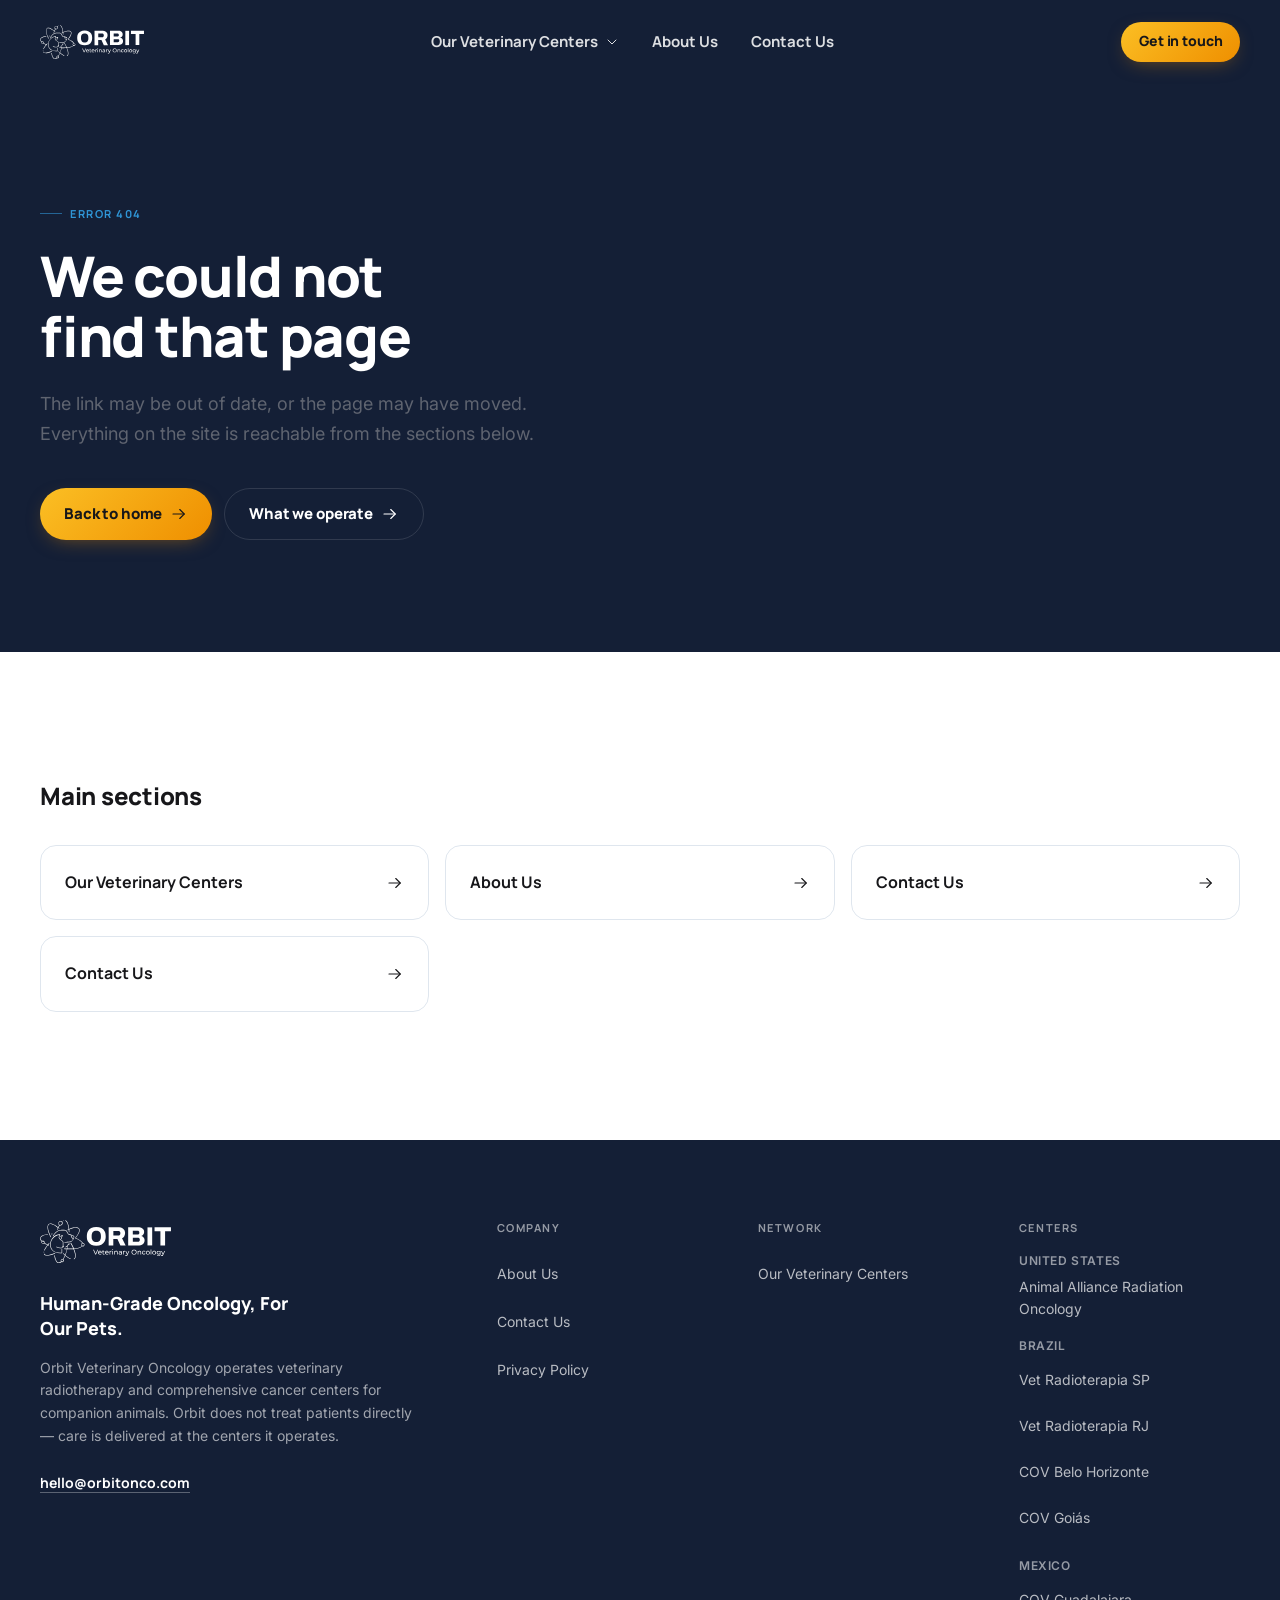
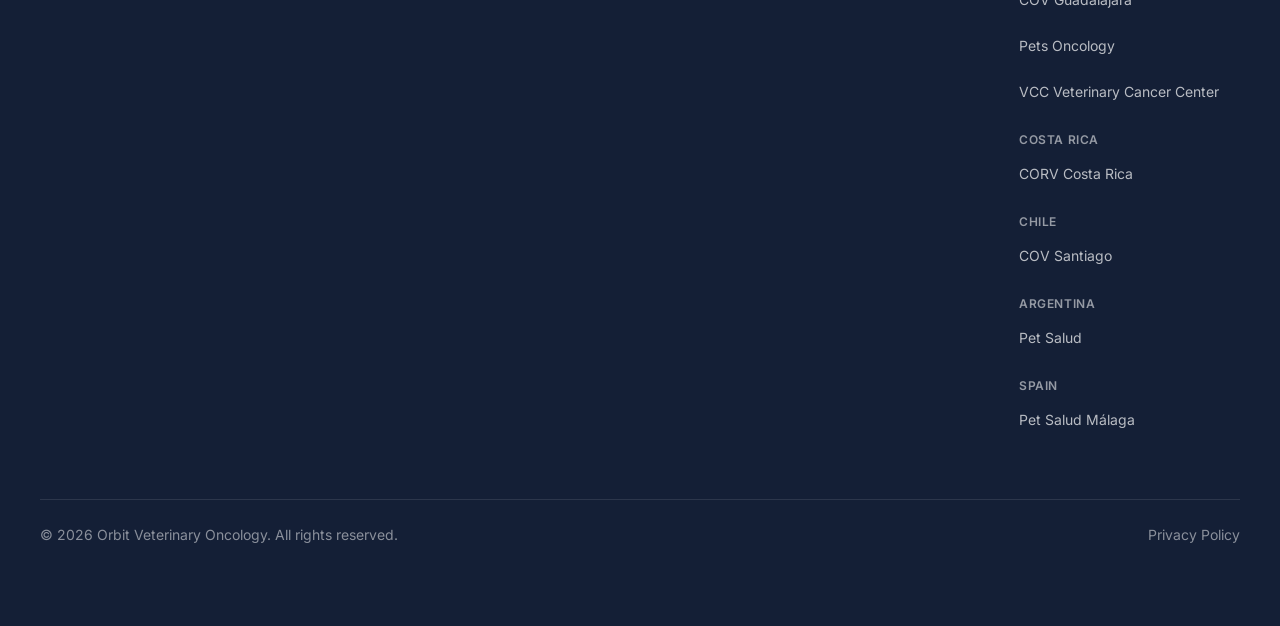
<file: 404/index.html>
<!DOCTYPE html><html lang="en-US"><head><meta name="robots" content="noindex, nofollow"/><meta charSet="utf-8"/><meta name="viewport" content="width=device-width, initial-scale=1"/><link rel="preload" as="image" href="/logo-white.svg"/><link rel="stylesheet" href="/_next/static/css/15f52cc2542b606e.css" data-precedence="next"/><link rel="preload" as="script" fetchPriority="low" href="/_next/static/chunks/webpack-c81f7fd28659d64f.js"/><script src="/_next/static/chunks/fd9d1056-32520efa714dca84.js" async=""></script><script src="/_next/static/chunks/117-5897e6a9cae5dace.js" async=""></script><script src="/_next/static/chunks/main-app-fa5c5f88d60b5bd4.js" async=""></script><script src="/_next/static/chunks/972-1893b86c5bb94483.js" async=""></script><script src="/_next/static/chunks/480-423c2e21efd8b5ae.js" async=""></script><script src="/_next/static/chunks/721-8752f2e96dad992c.js" async=""></script><script src="/_next/static/chunks/344-e7d54c1a8e6f05d0.js" async=""></script><script src="/_next/static/chunks/app/page-0fe38887b6896b83.js" async=""></script><script src="/_next/static/chunks/app/layout-fdb30d86dce975b4.js" async=""></script><link rel="preconnect" href="https://fonts.googleapis.com"/><link rel="preconnect" href="https://fonts.gstatic.com" crossorigin=""/><meta name="theme-color" content="#141f36"/><title>Page Not Found | Orbit Veterinary Oncology</title><meta name="description" content="The page you were looking for does not exist. Find an Orbit veterinary cancer center, read about veterinary radiotherapy, or get in touch with the team."/><meta name="googlebot" content="index, follow, max-video-preview:-1, max-image-preview:large, max-snippet:-1"/><meta property="og:title" content="Veterinary Specialty Centers, Together with Doctors | Orbit"/><meta property="og:description" content="Orbit partners with leading veterinarians to build and grow veterinary specialty centers, combining clinical leadership with capital, technology and infrastructure."/><meta property="og:url" content="https://orbitonco.com/"/><meta property="og:site_name" content="Orbit Veterinary Oncology"/><meta property="og:locale" content="en_US"/><meta property="og:image" content="https://orbitonco.com/og-default.png"/><meta property="og:image:width" content="1200"/><meta property="og:image:height" content="675"/><meta property="og:image:alt" content="Orbit Veterinary Oncology — Human-Grade Oncology, For Our Pets."/><meta property="og:type" content="website"/><meta name="twitter:card" content="summary_large_image"/><meta name="twitter:title" content="Veterinary Specialty Centers, Together with Doctors | Orbit"/><meta name="twitter:description" content="Orbit partners with leading veterinarians to build and grow veterinary specialty centers, combining clinical leadership with capital, technology and infrastructure."/><meta name="twitter:image" content="https://orbitonco.com/og-default.png"/><link rel="icon" href="/favicon.svg" type="image/svg+xml"/><link rel="apple-touch-icon" href="/apple-touch-icon.png" sizes="180x180"/><script>window.dataLayer = window.dataLayer || [];
function gtag(){dataLayer.push(arguments);}
gtag('consent', 'default', {
  ad_storage: 'denied',
  ad_user_data: 'denied',
  ad_personalization: 'denied',
  analytics_storage: 'denied',
  functionality_storage: 'denied',
  personalization_storage: 'denied',
  security_storage: 'granted',
  wait_for_update: 500
});
gtag('set', 'ads_data_redaction', true);
gtag('set', 'url_passthrough', true);</script><script>try{if('IntersectionObserver' in window && !window.matchMedia('(prefers-reduced-motion: reduce)').matches){document.documentElement.classList.add('js-reveal');}}catch(e){}</script><script type="application/ld+json">{"@context":"https://schema.org","@graph":[{"@type":["Organization","MedicalOrganization"],"@id":"https://orbitonco.com/#organization","name":"Orbit Veterinary Oncology","legalName":"Orbit Veterinary Oncology","alternateName":"Orbit","url":"https://orbitonco.com/","logo":{"@type":"ImageObject","@id":"https://orbitonco.com/#logo","url":"https://orbitonco.com/logo.svg","contentUrl":"https://orbitonco.com/logo.svg","width":359,"height":118,"caption":"Orbit Veterinary Oncology"},"image":{"@id":"https://orbitonco.com/#logo"},"description":"Orbit Veterinary Oncology operates veterinary radiotherapy and comprehensive cancer centers for companion animals, applying unified medical, technical and safety standards derived from four decades of human radiation oncology.","email":"hello@orbitonco.com","foundingDate":"2020","slogan":"Human-Grade Oncology, For Our Pets.","medicalSpecialty":"Oncologic","knowsAbout":["Veterinary radiation oncology","Veterinary radiotherapy","Linear accelerator","Radiotherapy treatment planning","Veterinary oncology","Comprehensive cancer care for companion animals","Radiotherapy center development and operation","Medical physics"],"areaServed":[{"@type":"Country","name":"United States","sameAs":"https://www.wikidata.org/wiki/Q30"},{"@type":"Country","name":"Brazil","sameAs":"https://www.wikidata.org/wiki/Q155"},{"@type":"Country","name":"Mexico","sameAs":"https://www.wikidata.org/wiki/Q96"},{"@type":"Country","name":"Costa Rica","sameAs":"https://www.wikidata.org/wiki/Q800"},{"@type":"Country","name":"Chile","sameAs":"https://www.wikidata.org/wiki/Q298"},{"@type":"Country","name":"Argentina","sameAs":"https://www.wikidata.org/wiki/Q414"},{"@type":"Country","name":"Spain","sameAs":"https://www.wikidata.org/wiki/Q29"}],"employee":[{"@type":"Person","name":"Guillermo Couto","description":"DACVIM in Internal Medicine and Oncology. +40 years of experience in Veterinary Oncology.","worksFor":{"@id":"https://orbitonco.com/#organization"}},{"@type":"Person","name":"Daniel Dosoretz","description":"Radiation Oncologist, consultant. Founder of 21st Century Oncology and Advocate.","worksFor":{"@id":"https://orbitonco.com/#organization"}},{"@type":"Person","name":"Daniel Galmarini","description":"Lead physicist. +25 years experience in treatment planning.","worksFor":{"@id":"https://orbitonco.com/#organization"}},{"@type":"Person","name":"Enrique Vaiani","description":"Engineer Manager, expert in linear accelerator maintenance.","worksFor":{"@id":"https://orbitonco.com/#organization"}},{"@type":"Person","name":"Ricardo Andisco","description":"Lead Architect. +75 radiation oncology projects completed.","worksFor":{"@id":"https://orbitonco.com/#organization"}},{"@type":"Person","name":"Frank English","description":"Structuring and Financing.","worksFor":{"@id":"https://orbitonco.com/#organization"}}],"subOrganization":[{"@type":"VeterinaryCare","name":"Animal Alliance Radiation Oncology · Palm Beach","url":"https://aaradonc.com"},{"@type":"VeterinaryCare","name":"Vet Radioterapia São Paulo","url":"https://vetradioterapiasp.com.br"},{"@type":"VeterinaryCare","name":"Vet Radioterapia Rio de Janeiro","url":"https://vetradioterapiarj.com.br"},{"@type":"VeterinaryCare","name":"Centro Oncológico Veterinário Belo Horizonte","url":"https://covbelohorizonte.com.br"},{"@type":"VeterinaryCare","name":"Centro Oncológico Veterinário Goiás","url":"https://covgoias.com.br"},{"@type":"VeterinaryCare","name":"Clínica Oncológica Veterinaria Guadalajara","url":"https://covguadalajara.mx"},{"@type":"VeterinaryCare","name":"Pets Oncology","url":"https://petsoncology.mx"},{"@type":"VeterinaryCare","name":"VCC – Veterinary Cancer Center","url":"https://veterinarycancercenter.mx"},{"@type":"VeterinaryCare","name":"Clínica de Oncología y Radioterapia Veterinaria Costa Rica","url":"https://corvcostarica.com"},{"@type":"VeterinaryCare","name":"Centro Oncológico Veterinario Santiago","url":"https://covsantiago.cl"},{"@type":"VeterinaryCare","name":"Pet Salud | Oncología Radiante Veterinaria","url":"https://pet-salud.com.ar"},{"@type":"VeterinaryCare","name":"Pet Salud Málaga | Radioterapia Veterinaria","url":"https://petsaludmalaga.es"}],"sameAs":["https://aaradonc.com","https://vetradioterapiasp.com.br","https://vetradioterapiarj.com.br","https://covbelohorizonte.com.br","https://covgoias.com.br","https://covguadalajara.mx","https://petsoncology.mx","https://veterinarycancercenter.mx","https://corvcostarica.com","https://covsantiago.cl","https://pet-salud.com.ar","https://petsaludmalaga.es"]},{"@type":"WebSite","@id":"https://orbitonco.com/#website","url":"https://orbitonco.com/","name":"Orbit Veterinary Oncology","description":"Orbit Veterinary Oncology operates veterinary radiotherapy and comprehensive cancer centers for companion animals, applying unified medical, technical and safety standards derived from four decades of human radiation oncology.","inLanguage":"en-US","publisher":{"@id":"https://orbitonco.com/#organization"}}]}</script><script src="/_next/static/chunks/polyfills-42372ed130431b0a.js" noModule=""></script></head><body><a class="skip-link" href="#main-content">Skip to content</a><header class="header"><div class="container-orbit header__inner"><a class="header__logo" aria-label="Orbit Veterinary Oncology — home" href="/"><img src="/logo-white.svg" alt="Orbit Veterinary Oncology" width="104" height="34"/></a><nav aria-label="Main" class="hidden lg:block"><ul class="flex items-center gap-7"><li class="relative"><a class="nav__link" aria-expanded="false" aria-controls=":R6kq:" href="/our-centers/">Our Veterinary Centers<svg width="16" height="16" viewBox="0 0 24 24" fill="none" stroke="currentColor" stroke-width="1.5" stroke-linecap="round" stroke-linejoin="round" aria-hidden="true" focusable="false"><path d="m6 9 6 6 6-6"></path></svg></a><div id=":R6kq:" class="nav__dropdown" data-open="false"><ul><li><a href="https://aaradonc.com" target="_blank" rel="noopener noreferrer" class="nav__dropdown-item" tabindex="-1"><span class="nav__dropdown-name">Animal Alliance Radiation Oncology</span><span class="nav__dropdown-meta">Palm Beach, United States</span></a></li><li><a href="https://vetradioterapiasp.com.br" target="_blank" rel="noopener noreferrer" class="nav__dropdown-item" tabindex="-1"><span class="nav__dropdown-name">Vet Radioterapia SP</span><span class="nav__dropdown-meta">São Paulo, Brazil</span></a></li><li><a href="https://vetradioterapiarj.com.br" target="_blank" rel="noopener noreferrer" class="nav__dropdown-item" tabindex="-1"><span class="nav__dropdown-name">Vet Radioterapia RJ</span><span class="nav__dropdown-meta">Rio de Janeiro, Brazil</span></a></li><li><a href="https://covbelohorizonte.com.br" target="_blank" rel="noopener noreferrer" class="nav__dropdown-item" tabindex="-1"><span class="nav__dropdown-name">COV Belo Horizonte</span><span class="nav__dropdown-meta">Belo Horizonte, Brazil</span></a></li><li><a href="https://covgoias.com.br" target="_blank" rel="noopener noreferrer" class="nav__dropdown-item" tabindex="-1"><span class="nav__dropdown-name">COV Goiás</span><span class="nav__dropdown-meta">Goiânia, Brazil</span></a></li><li><a href="https://covguadalajara.mx" target="_blank" rel="noopener noreferrer" class="nav__dropdown-item" tabindex="-1"><span class="nav__dropdown-name">COV Guadalajara</span><span class="nav__dropdown-meta">Guadalajara, Mexico</span></a></li><li><a href="https://petsoncology.mx" target="_blank" rel="noopener noreferrer" class="nav__dropdown-item" tabindex="-1"><span class="nav__dropdown-name">Pets Oncology</span><span class="nav__dropdown-meta">Colonia Del Valle Centro, Mexico City</span></a></li><li><a href="https://veterinarycancercenter.mx" target="_blank" rel="noopener noreferrer" class="nav__dropdown-item" tabindex="-1"><span class="nav__dropdown-name">VCC Veterinary Cancer Center</span><span class="nav__dropdown-meta">Verónica Anzúres, Mexico City</span></a></li><li><a href="https://corvcostarica.com" target="_blank" rel="noopener noreferrer" class="nav__dropdown-item" tabindex="-1"><span class="nav__dropdown-name">CORV Costa Rica</span><span class="nav__dropdown-meta">San José, Costa Rica</span></a></li><li><a href="https://covsantiago.cl" target="_blank" rel="noopener noreferrer" class="nav__dropdown-item" tabindex="-1"><span class="nav__dropdown-name">COV Santiago</span><span class="nav__dropdown-meta">Santiago, Chile</span></a></li><li><a href="https://pet-salud.com.ar" target="_blank" rel="noopener noreferrer" class="nav__dropdown-item" tabindex="-1"><span class="nav__dropdown-name">Pet Salud</span><span class="nav__dropdown-meta">Buenos Aires, Argentina</span></a></li><li><a href="https://petsaludmalaga.es" target="_blank" rel="noopener noreferrer" class="nav__dropdown-item" tabindex="-1"><span class="nav__dropdown-name">Pet Salud Málaga</span><span class="nav__dropdown-meta">Málaga, Spain</span></a></li></ul></div></li><li><a class="nav__link" href="/about-us/">About Us</a></li><li><a class="nav__link" href="/contact-us/">Contact Us</a></li></ul></nav><div class="flex items-center gap-2"><a class="btn btn--primary btn--sm hidden sm:inline-flex" href="/contact-us/">Get in touch</a><button type="button" class="burger lg:hidden" aria-expanded="false" aria-controls=":R6kqH1:" aria-label="Open menu"><span></span><span></span><span></span></button></div></div></header><div id=":R6kqH1:" class="mobile-menu lg:hidden" data-open="false"><nav aria-label="Mobile"><ul><li class="mobile-menu__item" style="--i:0"><a class="mobile-menu__link" tabindex="-1" href="/our-centers/">Our Veterinary Centers</a></li><li class="mobile-menu__item" style="--i:1"><a class="mobile-menu__link" tabindex="-1" href="/about-us/">About Us</a></li><li class="mobile-menu__item" style="--i:2"><a class="mobile-menu__link" tabindex="-1" href="/contact-us/">Contact Us</a></li></ul></nav><div class="mobile-menu__item mt-8" style="--i:3"><a class="btn btn--primary w-full" tabindex="-1" href="/contact-us/">Get in touch</a></div></div><main id="main-content"><div class="page-transition"><section class="bg-navy pb-20 pt-[calc(var(--header-h)+4rem)] lg:pb-28 lg:pt-[calc(var(--header-h)+7rem)]"><div class="container-orbit"><p class="eyebrow text-brand-light">Error 404</p><h1 class="mt-6 max-w-[18ch] text-4xl text-white lg:text-6xl">We could not find that page</h1><p class="lede mt-6 max-w-[52ch] text-white/72">The link may be out of date, or the page may have moved. Everything on the site is reachable from the sections below.</p><div class="mt-10 flex flex-wrap gap-3"><a class="btn btn--primary" href="/">Back to home<svg width="18" height="18" viewBox="0 0 24 24" fill="none" stroke="currentColor" stroke-width="1.5" stroke-linecap="round" stroke-linejoin="round" aria-hidden="true" focusable="false"><path d="M4 12h15"></path><path d="m13 6 6 6-6 6"></path></svg></a><a class="btn btn--ghost on-dark" href="/our-centers/">What we operate<svg width="18" height="18" viewBox="0 0 24 24" fill="none" stroke="currentColor" stroke-width="1.5" stroke-linecap="round" stroke-linejoin="round" aria-hidden="true" focusable="false"><path d="M4 12h15"></path><path d="m13 6 6 6-6 6"></path></svg></a></div></div></section><section class="section"><div class="container-orbit"><h2 class="text-2xl">Main sections</h2><ul class="mt-8 grid gap-4 sm:grid-cols-2 lg:grid-cols-3"><li><a class="flex min-h-[44px] items-center justify-between gap-3 rounded-xl border border-line p-6 font-display font-bold text-deep transition-colors duration-220 hover:border-brand-light hover:text-brand-dark" href="/our-centers/">Our Veterinary Centers<svg width="18" height="18" viewBox="0 0 24 24" fill="none" stroke="currentColor" stroke-width="1.5" stroke-linecap="round" stroke-linejoin="round" aria-hidden="true" focusable="false"><path d="M4 12h15"></path><path d="m13 6 6 6-6 6"></path></svg></a></li><li><a class="flex min-h-[44px] items-center justify-between gap-3 rounded-xl border border-line p-6 font-display font-bold text-deep transition-colors duration-220 hover:border-brand-light hover:text-brand-dark" href="/about-us/">About Us<svg width="18" height="18" viewBox="0 0 24 24" fill="none" stroke="currentColor" stroke-width="1.5" stroke-linecap="round" stroke-linejoin="round" aria-hidden="true" focusable="false"><path d="M4 12h15"></path><path d="m13 6 6 6-6 6"></path></svg></a></li><li><a class="flex min-h-[44px] items-center justify-between gap-3 rounded-xl border border-line p-6 font-display font-bold text-deep transition-colors duration-220 hover:border-brand-light hover:text-brand-dark" href="/contact-us/">Contact Us<svg width="18" height="18" viewBox="0 0 24 24" fill="none" stroke="currentColor" stroke-width="1.5" stroke-linecap="round" stroke-linejoin="round" aria-hidden="true" focusable="false"><path d="M4 12h15"></path><path d="m13 6 6 6-6 6"></path></svg></a></li><li><a class="flex min-h-[44px] items-center justify-between gap-3 rounded-xl border border-line p-6 font-display font-bold text-deep transition-colors duration-220 hover:border-brand-light hover:text-brand-dark" href="/contact-us/">Contact Us<svg width="18" height="18" viewBox="0 0 24 24" fill="none" stroke="currentColor" stroke-width="1.5" stroke-linecap="round" stroke-linejoin="round" aria-hidden="true" focusable="false"><path d="M4 12h15"></path><path d="m13 6 6 6-6 6"></path></svg></a></li></ul></div></section></div></main><footer class="bg-navy text-white/70"><div class="container-orbit py-16 lg:py-20"><div class="grid gap-12 lg:grid-cols-[minmax(0,1.1fr)_minmax(0,2fr)]"><div><a aria-label="Orbit Veterinary Oncology — home" class="inline-flex min-h-[44px] items-center" href="/"><img src="/logo-white.svg" alt="Orbit Veterinary Oncology" width="131" height="43"/></a><p class="mt-5 max-w-xs font-display text-lg font-extrabold leading-snug text-white">Human-Grade Oncology, For Our Pets.</p><p class="mt-4 max-w-sm text-sm leading-relaxed text-white/60">Orbit Veterinary Oncology operates veterinary radiotherapy and comprehensive cancer centers for companion animals. Orbit does not treat patients directly — care is delivered at the centers it operates.</p><p class="mt-6 text-sm"><a href="mailto:hello@orbitonco.com" class="font-display font-bold text-white underline decoration-white/30 underline-offset-4 hover:decoration-white">hello@orbitonco.com</a></p></div><div class="grid gap-10 sm:grid-cols-2 lg:grid-cols-3"><div><h2 class="text-2xs font-bold uppercase tracking-[0.14em] text-white/55">Company</h2><ul class="mt-4 grid gap-1"><li><a class="inline-flex min-h-[44px] items-center text-sm text-white/70 transition-colors duration-180 hover:text-white" href="/about-us/">About Us</a></li><li><a class="inline-flex min-h-[44px] items-center text-sm text-white/70 transition-colors duration-180 hover:text-white" href="/contact-us/">Contact Us</a></li><li><a class="inline-flex min-h-[44px] items-center text-sm text-white/70 transition-colors duration-180 hover:text-white" href="/privacy-policy/">Privacy Policy</a></li></ul></div><div><h2 class="text-2xs font-bold uppercase tracking-[0.14em] text-white/55">Network</h2><ul class="mt-4 grid gap-1"><li><a class="inline-flex min-h-[44px] items-center text-sm text-white/70 transition-colors duration-180 hover:text-white" href="/our-centers/">Our Veterinary Centers</a></li></ul></div><div class="sm:col-span-2 lg:col-span-1"><h2 class="text-2xs font-bold uppercase tracking-[0.14em] text-white/55">Centers</h2><div class="mt-4 grid gap-4"><div><p class="text-xs font-semibold uppercase tracking-wider text-white/55">United States</p><ul class="mt-1 grid gap-0.5"><li><a href="https://aaradonc.com" target="_blank" rel="noopener noreferrer" class="inline-flex min-h-[44px] items-center text-sm text-white/70 transition-colors duration-180 hover:text-white">Animal Alliance Radiation Oncology</a></li></ul></div><div><p class="text-xs font-semibold uppercase tracking-wider text-white/55">Brazil</p><ul class="mt-1 grid gap-0.5"><li><a href="https://vetradioterapiasp.com.br" target="_blank" rel="noopener noreferrer" class="inline-flex min-h-[44px] items-center text-sm text-white/70 transition-colors duration-180 hover:text-white">Vet Radioterapia SP</a></li><li><a href="https://vetradioterapiarj.com.br" target="_blank" rel="noopener noreferrer" class="inline-flex min-h-[44px] items-center text-sm text-white/70 transition-colors duration-180 hover:text-white">Vet Radioterapia RJ</a></li><li><a href="https://covbelohorizonte.com.br" target="_blank" rel="noopener noreferrer" class="inline-flex min-h-[44px] items-center text-sm text-white/70 transition-colors duration-180 hover:text-white">COV Belo Horizonte</a></li><li><a href="https://covgoias.com.br" target="_blank" rel="noopener noreferrer" class="inline-flex min-h-[44px] items-center text-sm text-white/70 transition-colors duration-180 hover:text-white">COV Goiás</a></li></ul></div><div><p class="text-xs font-semibold uppercase tracking-wider text-white/55">Mexico</p><ul class="mt-1 grid gap-0.5"><li><a href="https://covguadalajara.mx" target="_blank" rel="noopener noreferrer" class="inline-flex min-h-[44px] items-center text-sm text-white/70 transition-colors duration-180 hover:text-white">COV Guadalajara</a></li><li><a href="https://petsoncology.mx" target="_blank" rel="noopener noreferrer" class="inline-flex min-h-[44px] items-center text-sm text-white/70 transition-colors duration-180 hover:text-white">Pets Oncology</a></li><li><a href="https://veterinarycancercenter.mx" target="_blank" rel="noopener noreferrer" class="inline-flex min-h-[44px] items-center text-sm text-white/70 transition-colors duration-180 hover:text-white">VCC Veterinary Cancer Center</a></li></ul></div><div><p class="text-xs font-semibold uppercase tracking-wider text-white/55">Costa Rica</p><ul class="mt-1 grid gap-0.5"><li><a href="https://corvcostarica.com" target="_blank" rel="noopener noreferrer" class="inline-flex min-h-[44px] items-center text-sm text-white/70 transition-colors duration-180 hover:text-white">CORV Costa Rica</a></li></ul></div><div><p class="text-xs font-semibold uppercase tracking-wider text-white/55">Chile</p><ul class="mt-1 grid gap-0.5"><li><a href="https://covsantiago.cl" target="_blank" rel="noopener noreferrer" class="inline-flex min-h-[44px] items-center text-sm text-white/70 transition-colors duration-180 hover:text-white">COV Santiago</a></li></ul></div><div><p class="text-xs font-semibold uppercase tracking-wider text-white/55">Argentina</p><ul class="mt-1 grid gap-0.5"><li><a href="https://pet-salud.com.ar" target="_blank" rel="noopener noreferrer" class="inline-flex min-h-[44px] items-center text-sm text-white/70 transition-colors duration-180 hover:text-white">Pet Salud</a></li></ul></div><div><p class="text-xs font-semibold uppercase tracking-wider text-white/55">Spain</p><ul class="mt-1 grid gap-0.5"><li><a href="https://petsaludmalaga.es" target="_blank" rel="noopener noreferrer" class="inline-flex min-h-[44px] items-center text-sm text-white/70 transition-colors duration-180 hover:text-white">Pet Salud Málaga</a></li></ul></div></div></div></div></div><div class="mt-14 flex flex-col gap-3 border-t border-white/10 pt-6 text-sm text-white/50 sm:flex-row sm:items-center sm:justify-between"><p>© <!-- -->2026<!-- --> <!-- -->Orbit Veterinary Oncology<!-- -->. All rights reserved.</p><p><a class="hover:text-white" href="/privacy-policy/">Privacy Policy</a></p></div></div></footer><script src="/_next/static/chunks/webpack-c81f7fd28659d64f.js" async=""></script><script>(self.__next_f=self.__next_f||[]).push([0]);self.__next_f.push([2,null])</script><script>self.__next_f.push([1,"1:HL[\"/_next/static/css/15f52cc2542b606e.css\",\"style\"]\n"])</script><script>self.__next_f.push([1,"2:I[2846,[],\"\"]\n4:I[2972,[\"972\",\"static/chunks/972-1893b86c5bb94483.js\",\"480\",\"static/chunks/480-423c2e21efd8b5ae.js\",\"721\",\"static/chunks/721-8752f2e96dad992c.js\",\"344\",\"static/chunks/344-e7d54c1a8e6f05d0.js\",\"931\",\"static/chunks/app/page-0fe38887b6896b83.js\"],\"\"]\nb:I[4707,[],\"\"]\nc:I[6423,[],\"\"]\ne:I[5181,[\"972\",\"static/chunks/972-1893b86c5bb94483.js\",\"721\",\"static/chunks/721-8752f2e96dad992c.js\",\"185\",\"static/chunks/app/layout-fdb30d86dce975b4.js\"],\"SmoothScroll\"]\nf:I[978,[\"972\",\"static/chunks/972-1893b86c5bb94483.js\",\"721\",\"static/chunks/721-8752f2e96dad992c.js\",\"185\",\"static/chunks/app/layout-fdb30d86dce975b4.js\"],\"RevealController\"]\n10:I[6519,[\"972\",\"static/chunks/972-1893b86c5bb94483.js\",\"721\",\"static/chunks/721-8752f2e96dad992c.js\",\"185\",\"static/chunks/app/layout-fdb30d86dce975b4.js\"],\"ScrollTracker\"]\n11:I[9372,[\"972\",\"static/chunks/972-1893b86c5bb94483.js\",\"721\",\"static/chunks/721-8752f2e96dad992c.js\",\"185\",\"static/chunks/app/layout-fdb30d86dce975b4.js\"],\"Header\"]\n12:I[8589,[\"972\",\"static/chunks/972-1893b86c5bb94483.js\",\"721\",\"static/chunks/721-8752f2e96dad992c.js\",\"185\",\"static/chunks/app/layout-fdb30d86dce975b4.js\"],\"PageTransition\"]\n13:I[6135,[\"972\",\"static/chunks/972-1893b86c5bb94483.js\",\"480\",\"static/chunks/480-423c2e21efd8b5ae.js\",\"721\",\"static/chunks/721-8752f2e96dad992c.js\",\"344\",\"static/chunks/344-e7d54c1a8e6f05d0.js\",\"931\",\"static/chunks/app/page-0fe38887b6896b83.js\"],\"EmailLink\"]\n15:I[1060,[],\"\"]\n8:{\"d\":\"M4 12h15\"}\n7:[\"$\",\"path\",null,\"$8\"]\na:{\"d\":\"m13 6 6 6-6 6\"}\n9:[\"$\",\"path\",null,\"$a\"]\n6:[\"$7\",\"$9\"]\n5:\"$6\"\nd:T1398,"])</script><script>self.__next_f.push([1,"{\"@context\":\"https://schema.org\",\"@graph\":[{\"@type\":[\"Organization\",\"MedicalOrganization\"],\"@id\":\"https://orbitonco.com/#organization\",\"name\":\"Orbit Veterinary Oncology\",\"legalName\":\"Orbit Veterinary Oncology\",\"alternateName\":\"Orbit\",\"url\":\"https://orbitonco.com/\",\"logo\":{\"@type\":\"ImageObject\",\"@id\":\"https://orbitonco.com/#logo\",\"url\":\"https://orbitonco.com/logo.svg\",\"contentUrl\":\"https://orbitonco.com/logo.svg\",\"width\":359,\"height\":118,\"caption\":\"Orbit Veterinary Oncology\"},\"image\":{\"@id\":\"https://orbitonco.com/#logo\"},\"description\":\"Orbit Veterinary Oncology operates veterinary radiotherapy and comprehensive cancer centers for companion animals, applying unified medical, technical and safety standards derived from four decades of human radiation oncology.\",\"email\":\"hello@orbitonco.com\",\"foundingDate\":\"2020\",\"slogan\":\"Human-Grade Oncology, For Our Pets.\",\"medicalSpecialty\":\"Oncologic\",\"knowsAbout\":[\"Veterinary radiation oncology\",\"Veterinary radiotherapy\",\"Linear accelerator\",\"Radiotherapy treatment planning\",\"Veterinary oncology\",\"Comprehensive cancer care for companion animals\",\"Radiotherapy center development and operation\",\"Medical physics\"],\"areaServed\":[{\"@type\":\"Country\",\"name\":\"United States\",\"sameAs\":\"https://www.wikidata.org/wiki/Q30\"},{\"@type\":\"Country\",\"name\":\"Brazil\",\"sameAs\":\"https://www.wikidata.org/wiki/Q155\"},{\"@type\":\"Country\",\"name\":\"Mexico\",\"sameAs\":\"https://www.wikidata.org/wiki/Q96\"},{\"@type\":\"Country\",\"name\":\"Costa Rica\",\"sameAs\":\"https://www.wikidata.org/wiki/Q800\"},{\"@type\":\"Country\",\"name\":\"Chile\",\"sameAs\":\"https://www.wikidata.org/wiki/Q298\"},{\"@type\":\"Country\",\"name\":\"Argentina\",\"sameAs\":\"https://www.wikidata.org/wiki/Q414\"},{\"@type\":\"Country\",\"name\":\"Spain\",\"sameAs\":\"https://www.wikidata.org/wiki/Q29\"}],\"employee\":[{\"@type\":\"Person\",\"name\":\"Guillermo Couto\",\"description\":\"DACVIM in Internal Medicine and Oncology. +40 years of experience in Veterinary Oncology.\",\"worksFor\":{\"@id\":\"https://orbitonco.com/#organization\"}},{\"@type\":\"Person\",\"name\":\"Daniel Dosoretz\",\"description\":\"Radiation Oncologist, consultant. Founder of 21st Century Oncology and Advocate.\",\"worksFor\":{\"@id\":\"https://orbitonco.com/#organization\"}},{\"@type\":\"Person\",\"name\":\"Daniel Galmarini\",\"description\":\"Lead physicist. +25 years experience in treatment planning.\",\"worksFor\":{\"@id\":\"https://orbitonco.com/#organization\"}},{\"@type\":\"Person\",\"name\":\"Enrique Vaiani\",\"description\":\"Engineer Manager, expert in linear accelerator maintenance.\",\"worksFor\":{\"@id\":\"https://orbitonco.com/#organization\"}},{\"@type\":\"Person\",\"name\":\"Ricardo Andisco\",\"description\":\"Lead Architect. +75 radiation oncology projects completed.\",\"worksFor\":{\"@id\":\"https://orbitonco.com/#organization\"}},{\"@type\":\"Person\",\"name\":\"Frank English\",\"description\":\"Structuring and Financing.\",\"worksFor\":{\"@id\":\"https://orbitonco.com/#organization\"}}],\"subOrganization\":[{\"@type\":\"VeterinaryCare\",\"name\":\"Animal Alliance Radiation Oncology · Palm Beach\",\"url\":\"https://aaradonc.com\"},{\"@type\":\"VeterinaryCare\",\"name\":\"Vet Radioterapia São Paulo\",\"url\":\"https://vetradioterapiasp.com.br\"},{\"@type\":\"VeterinaryCare\",\"name\":\"Vet Radioterapia Rio de Janeiro\",\"url\":\"https://vetradioterapiarj.com.br\"},{\"@type\":\"VeterinaryCare\",\"name\":\"Centro Oncológico Veterinário Belo Horizonte\",\"url\":\"https://covbelohorizonte.com.br\"},{\"@type\":\"VeterinaryCare\",\"name\":\"Centro Oncológico Veterinário Goiás\",\"url\":\"https://covgoias.com.br\"},{\"@type\":\"VeterinaryCare\",\"name\":\"Clínica Oncológica Veterinaria Guadalajara\",\"url\":\"https://covguadalajara.mx\"},{\"@type\":\"VeterinaryCare\",\"name\":\"Pets Oncology\",\"url\":\"https://petsoncology.mx\"},{\"@type\":\"VeterinaryCare\",\"name\":\"VCC – Veterinary Cancer Center\",\"url\":\"https://veterinarycancercenter.mx\"},{\"@type\":\"VeterinaryCare\",\"name\":\"Clínica de Oncología y Radioterapia Veterinaria Costa Rica\",\"url\":\"https://corvcostarica.com\"},{\"@type\":\"VeterinaryCare\",\"name\":\"Centro Oncológico Veterinario Santiago\",\"url\":\"https://covsantiago.cl\"},{\"@type\":\"VeterinaryCare\",\"name\":\"Pet Salud | Oncología Radiante Veterinaria\",\"url\":\"https://pet-salud.com.ar\"},{\"@type\":\"VeterinaryCare\",\"name\":\"Pet Salud Málaga | Radioterapia Veterinaria\",\"url\":\"https://petsaludmalaga.es\"}],\"sameAs\":[\"https://aaradonc.com\",\"https://vetradioterapiasp.com.br\",\"https://vetradioterapiarj.com.br\",\"https://covbelohorizonte.com.br\",\"https://covgoias.com.br\",\"https://covguadalajara.mx\",\"https://petsoncology.mx\",\"https://veterinarycancercenter.mx\",\"https://corvcostarica.com\",\"https://covsantiago.cl\",\"https://pet-salud.com.ar\",\"https://petsaludmalaga.es\"]},{\"@type\":\"WebSite\",\"@id\":\"https://orbitonco.com/#website\",\"url\":\"https://orbitonco.com/\",\"name\":\"Orbit Veterinary Oncology\",\"description\":\"Orbit Veterinary Oncology operates veterinary radiotherapy and comprehensive cancer centers for companion animals, applying unified medical, technical and safety standards derived from four decades of human radiation oncology.\",\"inLanguage\":\"en-US\",\"publisher\":{\"@id\":\"https://orbitonco.com/#organization\"}}]}"])</script><script>self.__next_f.push([1,"16:[]\n"])</script><script>self.__next_f.push([1,"0:[\"$\",\"$L2\",null,{\"buildId\":\"xK1s80wmrIgPNL40ctjaB\",\"assetPrefix\":\"\",\"urlParts\":[\"\",\"_not-found\",\"\"],\"initialTree\":[\"\",{\"children\":[\"/_not-found\",{\"children\":[\"__PAGE__\",{}]}]},\"$undefined\",\"$undefined\",true],\"initialSeedData\":[\"\",{\"children\":[\"/_not-found\",{\"children\":[\"__PAGE__\",{},[[\"$L3\",[[\"$\",\"section\",null,{\"className\":\"bg-navy pb-20 pt-[calc(var(--header-h)+4rem)] lg:pb-28 lg:pt-[calc(var(--header-h)+7rem)]\",\"children\":[\"$\",\"div\",null,{\"className\":\"container-orbit\",\"children\":[[\"$\",\"p\",null,{\"className\":\"eyebrow text-brand-light\",\"children\":\"Error 404\"}],[\"$\",\"h1\",null,{\"className\":\"mt-6 max-w-[18ch] text-4xl text-white lg:text-6xl\",\"children\":\"We could not find that page\"}],[\"$\",\"p\",null,{\"className\":\"lede mt-6 max-w-[52ch] text-white/72\",\"children\":\"The link may be out of date, or the page may have moved. Everything on the site is reachable from the sections below.\"}],[\"$\",\"div\",null,{\"className\":\"mt-10 flex flex-wrap gap-3\",\"children\":[[\"$\",\"$L4\",null,{\"href\":\"/\",\"className\":\"btn btn--primary\",\"children\":[\"Back to home\",[\"$\",\"svg\",null,{\"width\":18,\"height\":18,\"viewBox\":\"0 0 24 24\",\"fill\":\"none\",\"stroke\":\"currentColor\",\"strokeWidth\":1.5,\"strokeLinecap\":\"round\",\"strokeLinejoin\":\"round\",\"className\":\"$undefined\",\"role\":\"$undefined\",\"aria-hidden\":true,\"focusable\":\"false\",\"children\":[null,[[\"$\",\"path\",null,{\"d\":\"M4 12h15\"}],[\"$\",\"path\",null,{\"d\":\"m13 6 6 6-6 6\"}]]]}]]}],[\"$\",\"$L4\",null,{\"href\":\"/our-centers/\",\"className\":\"btn btn--ghost on-dark\",\"children\":[\"What we operate\",[\"$\",\"svg\",null,{\"width\":18,\"height\":18,\"viewBox\":\"0 0 24 24\",\"fill\":\"none\",\"stroke\":\"currentColor\",\"strokeWidth\":1.5,\"strokeLinecap\":\"round\",\"strokeLinejoin\":\"round\",\"className\":\"$undefined\",\"role\":\"$undefined\",\"aria-hidden\":true,\"focusable\":\"false\",\"children\":[null,\"$5\"]}]]}]]}]]}]}],[\"$\",\"section\",null,{\"className\":\"section\",\"children\":[\"$\",\"div\",null,{\"className\":\"container-orbit\",\"children\":[[\"$\",\"h2\",null,{\"className\":\"text-2xl\",\"children\":\"Main sections\"}],[\"$\",\"ul\",null,{\"className\":\"mt-8 grid gap-4 sm:grid-cols-2 lg:grid-cols-3\",\"children\":[[[\"$\",\"li\",\"/our-centers/\",{\"children\":[\"$\",\"$L4\",null,{\"href\":\"/our-centers/\",\"className\":\"flex min-h-[44px] items-center justify-between gap-3 rounded-xl border border-line p-6 font-display font-bold text-deep transition-colors duration-220 hover:border-brand-light hover:text-brand-dark\",\"children\":[\"Our Veterinary Centers\",[\"$\",\"svg\",null,{\"width\":18,\"height\":18,\"viewBox\":\"0 0 24 24\",\"fill\":\"none\",\"stroke\":\"currentColor\",\"strokeWidth\":1.5,\"strokeLinecap\":\"round\",\"strokeLinejoin\":\"round\",\"className\":\"$undefined\",\"role\":\"$undefined\",\"aria-hidden\":true,\"focusable\":\"false\",\"children\":[null,\"$5\"]}]]}]}],[\"$\",\"li\",\"/about-us/\",{\"children\":[\"$\",\"$L4\",null,{\"href\":\"/about-us/\",\"className\":\"flex min-h-[44px] items-center justify-between gap-3 rounded-xl border border-line p-6 font-display font-bold text-deep transition-colors duration-220 hover:border-brand-light hover:text-brand-dark\",\"children\":[\"About Us\",[\"$\",\"svg\",null,{\"width\":18,\"height\":18,\"viewBox\":\"0 0 24 24\",\"fill\":\"none\",\"stroke\":\"currentColor\",\"strokeWidth\":1.5,\"strokeLinecap\":\"round\",\"strokeLinejoin\":\"round\",\"className\":\"$undefined\",\"role\":\"$undefined\",\"aria-hidden\":true,\"focusable\":\"false\",\"children\":[null,\"$5\"]}]]}]}],[\"$\",\"li\",\"/contact-us/\",{\"children\":[\"$\",\"$L4\",null,{\"href\":\"/contact-us/\",\"className\":\"flex min-h-[44px] items-center justify-between gap-3 rounded-xl border border-line p-6 font-display font-bold text-deep transition-colors duration-220 hover:border-brand-light hover:text-brand-dark\",\"children\":[\"Contact Us\",[\"$\",\"svg\",null,{\"width\":18,\"height\":18,\"viewBox\":\"0 0 24 24\",\"fill\":\"none\",\"stroke\":\"currentColor\",\"strokeWidth\":1.5,\"strokeLinecap\":\"round\",\"strokeLinejoin\":\"round\",\"className\":\"$undefined\",\"role\":\"$undefined\",\"aria-hidden\":true,\"focusable\":\"false\",\"children\":[null,\"$5\"]}]]}]}]],[\"$\",\"li\",null,{\"children\":[\"$\",\"$L4\",null,{\"href\":\"/contact-us/\",\"className\":\"flex min-h-[44px] items-center justify-between gap-3 rounded-xl border border-line p-6 font-display font-bold text-deep transition-colors duration-220 hover:border-brand-light hover:text-brand-dark\",\"children\":[\"Contact Us\",[\"$\",\"svg\",null,{\"width\":18,\"height\":18,\"viewBox\":\"0 0 24 24\",\"fill\":\"none\",\"stroke\":\"currentColor\",\"strokeWidth\":1.5,\"strokeLinecap\":\"round\",\"strokeLinejoin\":\"round\",\"className\":\"$undefined\",\"role\":\"$undefined\",\"aria-hidden\":true,\"focusable\":\"false\",\"children\":[null,\"$5\"]}]]}]}]]}]]}]}]],null],null],null]},[null,[\"$\",\"$Lb\",null,{\"parallelRouterKey\":\"children\",\"segmentPath\":[\"children\",\"/_not-found\",\"children\"],\"error\":\"$undefined\",\"errorStyles\":\"$undefined\",\"errorScripts\":\"$undefined\",\"template\":[\"$\",\"$Lc\",null,{}],\"templateStyles\":\"$undefined\",\"templateScripts\":\"$undefined\",\"notFound\":\"$undefined\",\"notFoundStyles\":\"$undefined\"}]],null]},[[[[\"$\",\"link\",\"0\",{\"rel\":\"stylesheet\",\"href\":\"/_next/static/css/15f52cc2542b606e.css\",\"precedence\":\"next\",\"crossOrigin\":\"$undefined\"}]],[\"$\",\"html\",null,{\"lang\":\"en-US\",\"children\":[[\"$\",\"head\",null,{\"children\":[[\"$\",\"link\",null,{\"rel\":\"preconnect\",\"href\":\"https://fonts.googleapis.com\"}],[\"$\",\"link\",null,{\"rel\":\"preconnect\",\"href\":\"https://fonts.gstatic.com\",\"crossOrigin\":\"\"}],[\"$\",\"script\",null,{\"dangerouslySetInnerHTML\":{\"__html\":\"window.dataLayer = window.dataLayer || [];\\nfunction gtag(){dataLayer.push(arguments);}\\ngtag('consent', 'default', {\\n  ad_storage: 'denied',\\n  ad_user_data: 'denied',\\n  ad_personalization: 'denied',\\n  analytics_storage: 'denied',\\n  functionality_storage: 'denied',\\n  personalization_storage: 'denied',\\n  security_storage: 'granted',\\n  wait_for_update: 500\\n});\\ngtag('set', 'ads_data_redaction', true);\\ngtag('set', 'url_passthrough', true);\"}}],null,[\"$\",\"script\",null,{\"dangerouslySetInnerHTML\":{\"__html\":\"try{if('IntersectionObserver' in window \u0026\u0026 !window.matchMedia('(prefers-reduced-motion: reduce)').matches){document.documentElement.classList.add('js-reveal');}}catch(e){}\"}}],[\"$\",\"script\",null,{\"type\":\"application/ld+json\",\"dangerouslySetInnerHTML\":{\"__html\":\"$d\"}}]]}],[\"$\",\"body\",null,{\"children\":[null,[\"$\",\"a\",null,{\"className\":\"skip-link\",\"href\":\"#main-content\",\"children\":\"Skip to content\"}],[\"$\",\"$Le\",null,{}],[\"$\",\"$Lf\",null,{}],[\"$\",\"$L10\",null,{}],[\"$\",\"$L11\",null,{}],[\"$\",\"main\",null,{\"id\":\"main-content\",\"children\":[\"$\",\"$L12\",null,{\"children\":[\"$\",\"$Lb\",null,{\"parallelRouterKey\":\"children\",\"segmentPath\":[\"children\"],\"error\":\"$undefined\",\"errorStyles\":\"$undefined\",\"errorScripts\":\"$undefined\",\"template\":[\"$\",\"$Lc\",null,{}],\"templateStyles\":\"$undefined\",\"templateScripts\":\"$undefined\",\"notFound\":[[\"$\",\"section\",null,{\"className\":\"bg-navy pb-20 pt-[calc(var(--header-h)+4rem)] lg:pb-28 lg:pt-[calc(var(--header-h)+7rem)]\",\"children\":[\"$\",\"div\",null,{\"className\":\"container-orbit\",\"children\":[[\"$\",\"p\",null,{\"className\":\"eyebrow text-brand-light\",\"children\":\"Error 404\"}],[\"$\",\"h1\",null,{\"className\":\"mt-6 max-w-[18ch] text-4xl text-white lg:text-6xl\",\"children\":\"We could not find that page\"}],[\"$\",\"p\",null,{\"className\":\"lede mt-6 max-w-[52ch] text-white/72\",\"children\":\"The link may be out of date, or the page may have moved. Everything on the site is reachable from the sections below.\"}],[\"$\",\"div\",null,{\"className\":\"mt-10 flex flex-wrap gap-3\",\"children\":[[\"$\",\"$L4\",null,{\"href\":\"/\",\"className\":\"btn btn--primary\",\"children\":[\"Back to home\",[\"$\",\"svg\",null,{\"width\":18,\"height\":18,\"viewBox\":\"0 0 24 24\",\"fill\":\"none\",\"stroke\":\"currentColor\",\"strokeWidth\":1.5,\"strokeLinecap\":\"round\",\"strokeLinejoin\":\"round\",\"className\":\"$undefined\",\"role\":\"$undefined\",\"aria-hidden\":true,\"focusable\":\"false\",\"children\":[null,\"$5\"]}]]}],[\"$\",\"$L4\",null,{\"href\":\"/our-centers/\",\"className\":\"btn btn--ghost on-dark\",\"children\":[\"What we operate\",[\"$\",\"svg\",null,{\"width\":18,\"height\":18,\"viewBox\":\"0 0 24 24\",\"fill\":\"none\",\"stroke\":\"currentColor\",\"strokeWidth\":1.5,\"strokeLinecap\":\"round\",\"strokeLinejoin\":\"round\",\"className\":\"$undefined\",\"role\":\"$undefined\",\"aria-hidden\":true,\"focusable\":\"false\",\"children\":[null,\"$5\"]}]]}]]}]]}]}],[\"$\",\"section\",null,{\"className\":\"section\",\"children\":[\"$\",\"div\",null,{\"className\":\"container-orbit\",\"children\":[[\"$\",\"h2\",null,{\"className\":\"text-2xl\",\"children\":\"Main sections\"}],[\"$\",\"ul\",null,{\"className\":\"mt-8 grid gap-4 sm:grid-cols-2 lg:grid-cols-3\",\"children\":[[[\"$\",\"li\",\"/our-centers/\",{\"children\":[\"$\",\"$L4\",null,{\"href\":\"/our-centers/\",\"className\":\"flex min-h-[44px] items-center justify-between gap-3 rounded-xl border border-line p-6 font-display font-bold text-deep transition-colors duration-220 hover:border-brand-light hover:text-brand-dark\",\"children\":[\"Our Veterinary Centers\",[\"$\",\"svg\",null,{\"width\":18,\"height\":18,\"viewBox\":\"0 0 24 24\",\"fill\":\"none\",\"stroke\":\"currentColor\",\"strokeWidth\":1.5,\"strokeLinecap\":\"round\",\"strokeLinejoin\":\"round\",\"className\":\"$undefined\",\"role\":\"$undefined\",\"aria-hidden\":true,\"focusable\":\"false\",\"children\":[null,\"$5\"]}]]}]}],[\"$\",\"li\",\"/about-us/\",{\"children\":[\"$\",\"$L4\",null,{\"href\":\"/about-us/\",\"className\":\"flex min-h-[44px] items-center justify-between gap-3 rounded-xl border border-line p-6 font-display font-bold text-deep transition-colors duration-220 hover:border-brand-light hover:text-brand-dark\",\"children\":[\"About Us\",[\"$\",\"svg\",null,{\"width\":18,\"height\":18,\"viewBox\":\"0 0 24 24\",\"fill\":\"none\",\"stroke\":\"currentColor\",\"strokeWidth\":1.5,\"strokeLinecap\":\"round\",\"strokeLinejoin\":\"round\",\"className\":\"$undefined\",\"role\":\"$undefined\",\"aria-hidden\":true,\"focusable\":\"false\",\"children\":[null,\"$5\"]}]]}]}],[\"$\",\"li\",\"/contact-us/\",{\"children\":[\"$\",\"$L4\",null,{\"href\":\"/contact-us/\",\"className\":\"flex min-h-[44px] items-center justify-between gap-3 rounded-xl border border-line p-6 font-display font-bold text-deep transition-colors duration-220 hover:border-brand-light hover:text-brand-dark\",\"children\":[\"Contact Us\",[\"$\",\"svg\",null,{\"width\":18,\"height\":18,\"viewBox\":\"0 0 24 24\",\"fill\":\"none\",\"stroke\":\"currentColor\",\"strokeWidth\":1.5,\"strokeLinecap\":\"round\",\"strokeLinejoin\":\"round\",\"className\":\"$undefined\",\"role\":\"$undefined\",\"aria-hidden\":true,\"focusable\":\"false\",\"children\":[null,\"$5\"]}]]}]}]],[\"$\",\"li\",null,{\"children\":[\"$\",\"$L4\",null,{\"href\":\"/contact-us/\",\"className\":\"flex min-h-[44px] items-center justify-between gap-3 rounded-xl border border-line p-6 font-display font-bold text-deep transition-colors duration-220 hover:border-brand-light hover:text-brand-dark\",\"children\":[\"Contact Us\",[\"$\",\"svg\",null,{\"width\":18,\"height\":18,\"viewBox\":\"0 0 24 24\",\"fill\":\"none\",\"stroke\":\"currentColor\",\"strokeWidth\":1.5,\"strokeLinecap\":\"round\",\"strokeLinejoin\":\"round\",\"className\":\"$undefined\",\"role\":\"$undefined\",\"aria-hidden\":true,\"focusable\":\"false\",\"children\":[null,\"$5\"]}]]}]}]]}]]}]}]],\"notFoundStyles\":[]}]}]}],[\"$\",\"footer\",null,{\"className\":\"bg-navy text-white/70\",\"children\":[\"$\",\"div\",null,{\"className\":\"container-orbit py-16 lg:py-20\",\"children\":[[\"$\",\"div\",null,{\"className\":\"grid gap-12 lg:grid-cols-[minmax(0,1.1fr)_minmax(0,2fr)]\",\"children\":[[\"$\",\"div\",null,{\"children\":[[\"$\",\"$L4\",null,{\"href\":\"/\",\"aria-label\":\"Orbit Veterinary Oncology — home\",\"className\":\"inline-flex min-h-[44px] items-center\",\"children\":[\"$\",\"img\",null,{\"src\":\"/logo-white.svg\",\"alt\":\"Orbit Veterinary Oncology\",\"width\":131,\"height\":43}]}],[\"$\",\"p\",null,{\"className\":\"mt-5 max-w-xs font-display text-lg font-extrabold leading-snug text-white\",\"children\":\"Human-Grade Oncology, For Our Pets.\"}],[\"$\",\"p\",null,{\"className\":\"mt-4 max-w-sm text-sm leading-relaxed text-white/60\",\"children\":\"Orbit Veterinary Oncology operates veterinary radiotherapy and comprehensive cancer centers for companion animals. Orbit does not treat patients directly — care is delivered at the centers it operates.\"}],[\"$\",\"p\",null,{\"className\":\"mt-6 text-sm\",\"children\":[\"$\",\"$L13\",null,{\"ctaLocation\":\"footer\",\"className\":\"font-display font-bold text-white underline decoration-white/30 underline-offset-4 hover:decoration-white\"}]}]]}],[\"$\",\"div\",null,{\"className\":\"grid gap-10 sm:grid-cols-2 lg:grid-cols-3\",\"children\":[[[\"$\",\"div\",\"Company\",{\"children\":[[\"$\",\"h2\",null,{\"className\":\"text-2xs font-bold uppercase tracking-[0.14em] text-white/55\",\"children\":\"Company\"}],[\"$\",\"ul\",null,{\"className\":\"mt-4 grid gap-1\",\"children\":[[\"$\",\"li\",\"/about-us/\",{\"children\":[\"$\",\"$L4\",null,{\"href\":\"/about-us/\",\"className\":\"inline-flex min-h-[44px] items-center text-sm text-white/70 transition-colors duration-180 hover:text-white\",\"children\":\"About Us\"}]}],[\"$\",\"li\",\"/contact-us/\",{\"children\":[\"$\",\"$L4\",null,{\"href\":\"/contact-us/\",\"className\":\"inline-flex min-h-[44px] items-center text-sm text-white/70 transition-colors duration-180 hover:text-white\",\"children\":\"Contact Us\"}]}],[\"$\",\"li\",\"/privacy-policy/\",{\"children\":[\"$\",\"$L4\",null,{\"href\":\"/privacy-policy/\",\"className\":\"inline-flex min-h-[44px] items-center text-sm text-white/70 transition-colors duration-180 hover:text-white\",\"children\":\"Privacy Policy\"}]}]]}]]}],[\"$\",\"div\",\"Network\",{\"children\":[[\"$\",\"h2\",null,{\"className\":\"text-2xs font-bold uppercase tracking-[0.14em] text-white/55\",\"children\":\"Network\"}],[\"$\",\"ul\",null,{\"className\":\"mt-4 grid gap-1\",\"children\":[[\"$\",\"li\",\"/our-centers/\",{\"children\":[\"$\",\"$L4\",null,{\"href\":\"/our-centers/\",\"className\":\"inline-flex min-h-[44px] items-center text-sm text-white/70 transition-colors duration-180 hover:text-white\",\"children\":\"Our Veterinary Centers\"}]}]]}]]}]],[\"$\",\"div\",null,{\"className\":\"sm:col-span-2 lg:col-span-1\",\"children\":[[\"$\",\"h2\",null,{\"className\":\"text-2xs font-bold uppercase tracking-[0.14em] text-white/55\",\"children\":\"Centers\"}],[\"$\",\"div\",null,{\"className\":\"mt-4 grid gap-4\",\"children\":[[\"$\",\"div\",\"united-states\",{\"children\":[[\"$\",\"p\",null,{\"className\":\"text-xs font-semibold uppercase tracking-wider text-white/55\",\"children\":\"United States\"}],[\"$\",\"ul\",null,{\"className\":\"mt-1 grid gap-0.5\",\"children\":[[\"$\",\"li\",\"palm-beach-florida\",{\"children\":[\"$\",\"a\",null,{\"href\":\"https://aaradonc.com\",\"target\":\"_blank\",\"rel\":\"noopener noreferrer\",\"className\":\"inline-flex min-h-[44px] items-center text-sm text-white/70 transition-colors duration-180 hover:text-white\",\"children\":\"Animal Alliance Radiation Oncology\"}]}]]}]]}],[\"$\",\"div\",\"brazil\",{\"children\":[[\"$\",\"p\",null,{\"className\":\"text-xs font-semibold uppercase tracking-wider text-white/55\",\"children\":\"Brazil\"}],[\"$\",\"ul\",null,{\"className\":\"mt-1 grid gap-0.5\",\"children\":[[\"$\",\"li\",\"sao-paulo-brazil\",{\"children\":[\"$\",\"a\",null,{\"href\":\"https://vetradioterapiasp.com.br\",\"target\":\"_blank\",\"rel\":\"noopener noreferrer\",\"className\":\"inline-flex min-h-[44px] items-center text-sm text-white/70 transition-colors duration-180 hover:text-white\",\"children\":\"Vet Radioterapia SP\"}]}],[\"$\",\"li\",\"rio-de-janeiro-brazil\",{\"children\":[\"$\",\"a\",null,{\"href\":\"https://vetradioterapiarj.com.br\",\"target\":\"_blank\",\"rel\":\"noopener noreferrer\",\"className\":\"inline-flex min-h-[44px] items-center text-sm text-white/70 transition-colors duration-180 hover:text-white\",\"children\":\"Vet Radioterapia RJ\"}]}],[\"$\",\"li\",\"belo-horizonte-brazil\",{\"children\":[\"$\",\"a\",null,{\"href\":\"https://covbelohorizonte.com.br\",\"target\":\"_blank\",\"rel\":\"noopener noreferrer\",\"className\":\"inline-flex min-h-[44px] items-center text-sm text-white/70 transition-colors duration-180 hover:text-white\",\"children\":\"COV Belo Horizonte\"}]}],[\"$\",\"li\",\"goiania-brazil\",{\"children\":[\"$\",\"a\",null,{\"href\":\"https://covgoias.com.br\",\"target\":\"_blank\",\"rel\":\"noopener noreferrer\",\"className\":\"inline-flex min-h-[44px] items-center text-sm text-white/70 transition-colors duration-180 hover:text-white\",\"children\":\"COV Goiás\"}]}]]}]]}],[\"$\",\"div\",\"mexico\",{\"children\":[[\"$\",\"p\",null,{\"className\":\"text-xs font-semibold uppercase tracking-wider text-white/55\",\"children\":\"Mexico\"}],[\"$\",\"ul\",null,{\"className\":\"mt-1 grid gap-0.5\",\"children\":[[\"$\",\"li\",\"guadalajara-mexico\",{\"children\":[\"$\",\"a\",null,{\"href\":\"https://covguadalajara.mx\",\"target\":\"_blank\",\"rel\":\"noopener noreferrer\",\"className\":\"inline-flex min-h-[44px] items-center text-sm text-white/70 transition-colors duration-180 hover:text-white\",\"children\":\"COV Guadalajara\"}]}],[\"$\",\"li\",\"mexico-city-mexico\",{\"children\":[\"$\",\"a\",null,{\"href\":\"https://petsoncology.mx\",\"target\":\"_blank\",\"rel\":\"noopener noreferrer\",\"className\":\"inline-flex min-h-[44px] items-center text-sm text-white/70 transition-colors duration-180 hover:text-white\",\"children\":\"Pets Oncology\"}]}],[\"$\",\"li\",\"vcc-mexico-city\",{\"children\":[\"$\",\"a\",null,{\"href\":\"https://veterinarycancercenter.mx\",\"target\":\"_blank\",\"rel\":\"noopener noreferrer\",\"className\":\"inline-flex min-h-[44px] items-center text-sm text-white/70 transition-colors duration-180 hover:text-white\",\"children\":\"VCC Veterinary Cancer Center\"}]}]]}]]}],[\"$\",\"div\",\"costa-rica\",{\"children\":[[\"$\",\"p\",null,{\"className\":\"text-xs font-semibold uppercase tracking-wider text-white/55\",\"children\":\"Costa Rica\"}],[\"$\",\"ul\",null,{\"className\":\"mt-1 grid gap-0.5\",\"children\":[[\"$\",\"li\",\"san-jose-costa-rica\",{\"children\":[\"$\",\"a\",null,{\"href\":\"https://corvcostarica.com\",\"target\":\"_blank\",\"rel\":\"noopener noreferrer\",\"className\":\"inline-flex min-h-[44px] items-center text-sm text-white/70 transition-colors duration-180 hover:text-white\",\"children\":\"CORV Costa Rica\"}]}]]}]]}],[\"$\",\"div\",\"chile\",{\"children\":[[\"$\",\"p\",null,{\"className\":\"text-xs font-semibold uppercase tracking-wider text-white/55\",\"children\":\"Chile\"}],[\"$\",\"ul\",null,{\"className\":\"mt-1 grid gap-0.5\",\"children\":[[\"$\",\"li\",\"santiago-chile\",{\"children\":[\"$\",\"a\",null,{\"href\":\"https://covsantiago.cl\",\"target\":\"_blank\",\"rel\":\"noopener noreferrer\",\"className\":\"inline-flex min-h-[44px] items-center text-sm text-white/70 transition-colors duration-180 hover:text-white\",\"children\":\"COV Santiago\"}]}]]}]]}],[\"$\",\"div\",\"argentina\",{\"children\":[[\"$\",\"p\",null,{\"className\":\"text-xs font-semibold uppercase tracking-wider text-white/55\",\"children\":\"Argentina\"}],[\"$\",\"ul\",null,{\"className\":\"mt-1 grid gap-0.5\",\"children\":[[\"$\",\"li\",\"buenos-aires-argentina\",{\"children\":[\"$\",\"a\",null,{\"href\":\"https://pet-salud.com.ar\",\"target\":\"_blank\",\"rel\":\"noopener noreferrer\",\"className\":\"inline-flex min-h-[44px] items-center text-sm text-white/70 transition-colors duration-180 hover:text-white\",\"children\":\"Pet Salud\"}]}]]}]]}],[\"$\",\"div\",\"spain\",{\"children\":[[\"$\",\"p\",null,{\"className\":\"text-xs font-semibold uppercase tracking-wider text-white/55\",\"children\":\"Spain\"}],[\"$\",\"ul\",null,{\"className\":\"mt-1 grid gap-0.5\",\"children\":[[\"$\",\"li\",\"malaga-spain\",{\"children\":[\"$\",\"a\",null,{\"href\":\"https://petsaludmalaga.es\",\"target\":\"_blank\",\"rel\":\"noopener noreferrer\",\"className\":\"inline-flex min-h-[44px] items-center text-sm text-white/70 transition-colors duration-180 hover:text-white\",\"children\":\"Pet Salud Málaga\"}]}]]}]]}]]}]]}]]}]]}],[\"$\",\"div\",null,{\"className\":\"mt-14 flex flex-col gap-3 border-t border-white/10 pt-6 text-sm text-white/50 sm:flex-row sm:items-center sm:justify-between\",\"children\":[[\"$\",\"p\",null,{\"children\":[\"© \",2026,\" \",\"Orbit Veterinary Oncology\",\". All rights reserved.\"]}],[\"$\",\"p\",null,{\"children\":[\"$\",\"$L4\",null,{\"href\":\"/privacy-policy/\",\"className\":\"hover:text-white\",\"children\":\"Privacy Policy\"}]}]]}]]}]}]]}]]}]],null],null],\"couldBeIntercepted\":false,\"initialHead\":[[\"$\",\"meta\",null,{\"name\":\"robots\",\"content\":\"noindex\"}],\"$L14\"],\"globalErrorComponent\":\"$15\",\"missingSlots\":\"$W16\"}]\n"])</script><script>self.__next_f.push([1,"14:[[\"$\",\"meta\",\"0\",{\"name\":\"viewport\",\"content\":\"width=device-width, initial-scale=1\"}],[\"$\",\"meta\",\"1\",{\"name\":\"theme-color\",\"content\":\"#141f36\"}],[\"$\",\"meta\",\"2\",{\"charSet\":\"utf-8\"}],[\"$\",\"title\",\"3\",{\"children\":\"Page Not Found | Orbit Veterinary Oncology\"}],[\"$\",\"meta\",\"4\",{\"name\":\"description\",\"content\":\"The page you were looking for does not exist. Find an Orbit veterinary cancer center, read about veterinary radiotherapy, or get in touch with the team.\"}],[\"$\",\"meta\",\"5\",{\"name\":\"robots\",\"content\":\"index, follow\"}],[\"$\",\"meta\",\"6\",{\"name\":\"googlebot\",\"content\":\"index, follow, max-video-preview:-1, max-image-preview:large, max-snippet:-1\"}],[\"$\",\"meta\",\"7\",{\"property\":\"og:title\",\"content\":\"Veterinary Specialty Centers, Together with Doctors | Orbit\"}],[\"$\",\"meta\",\"8\",{\"property\":\"og:description\",\"content\":\"Orbit partners with leading veterinarians to build and grow veterinary specialty centers, combining clinical leadership with capital, technology and infrastructure.\"}],[\"$\",\"meta\",\"9\",{\"property\":\"og:url\",\"content\":\"https://orbitonco.com/\"}],[\"$\",\"meta\",\"10\",{\"property\":\"og:site_name\",\"content\":\"Orbit Veterinary Oncology\"}],[\"$\",\"meta\",\"11\",{\"property\":\"og:locale\",\"content\":\"en_US\"}],[\"$\",\"meta\",\"12\",{\"property\":\"og:image\",\"content\":\"https://orbitonco.com/og-default.png\"}],[\"$\",\"meta\",\"13\",{\"property\":\"og:image:width\",\"content\":\"1200\"}],[\"$\",\"meta\",\"14\",{\"property\":\"og:image:height\",\"content\":\"675\"}],[\"$\",\"meta\",\"15\",{\"property\":\"og:image:alt\",\"content\":\"Orbit Veterinary Oncology — Human-Grade Oncology, For Our Pets.\"}],[\"$\",\"meta\",\"16\",{\"property\":\"og:type\",\"content\":\"website\"}],[\"$\",\"meta\",\"17\",{\"name\":\"twitter:card\",\"content\":\"summary_large_image\"}],[\"$\",\"meta\",\"18\",{\"name\":\"twitter:title\",\"content\":\"Veterinary Specialty Centers, Together with Doctors | Orbit\"}],[\"$\",\"meta\",\"19\",{\"name\":\"twitter:description\",\"content\":\"Orbit partners with leading veterinarians to build and grow veterinary specialty centers, combining clinical leadership with capital, technology and infrastructure.\"}],[\"$\",\"meta\",\"20\",{\"name\":\"twitter:image\",\"content\":\"https://orbitonco.com/og-default.png\"}],[\"$\",\"link\",\"21\",{\"rel\":\"icon\",\"href\":\"/favicon.svg\",\"type\":\"image/svg+xml\"}],[\"$\",\"link\",\"22\",{\"rel\":\"apple-touch-icon\",\"href\":\"/apple-touch-icon.png\",\"sizes\":\"180x180\"}]]\n"])</script><script>self.__next_f.push([1,"3:null\n"])</script></body></html>
</file>
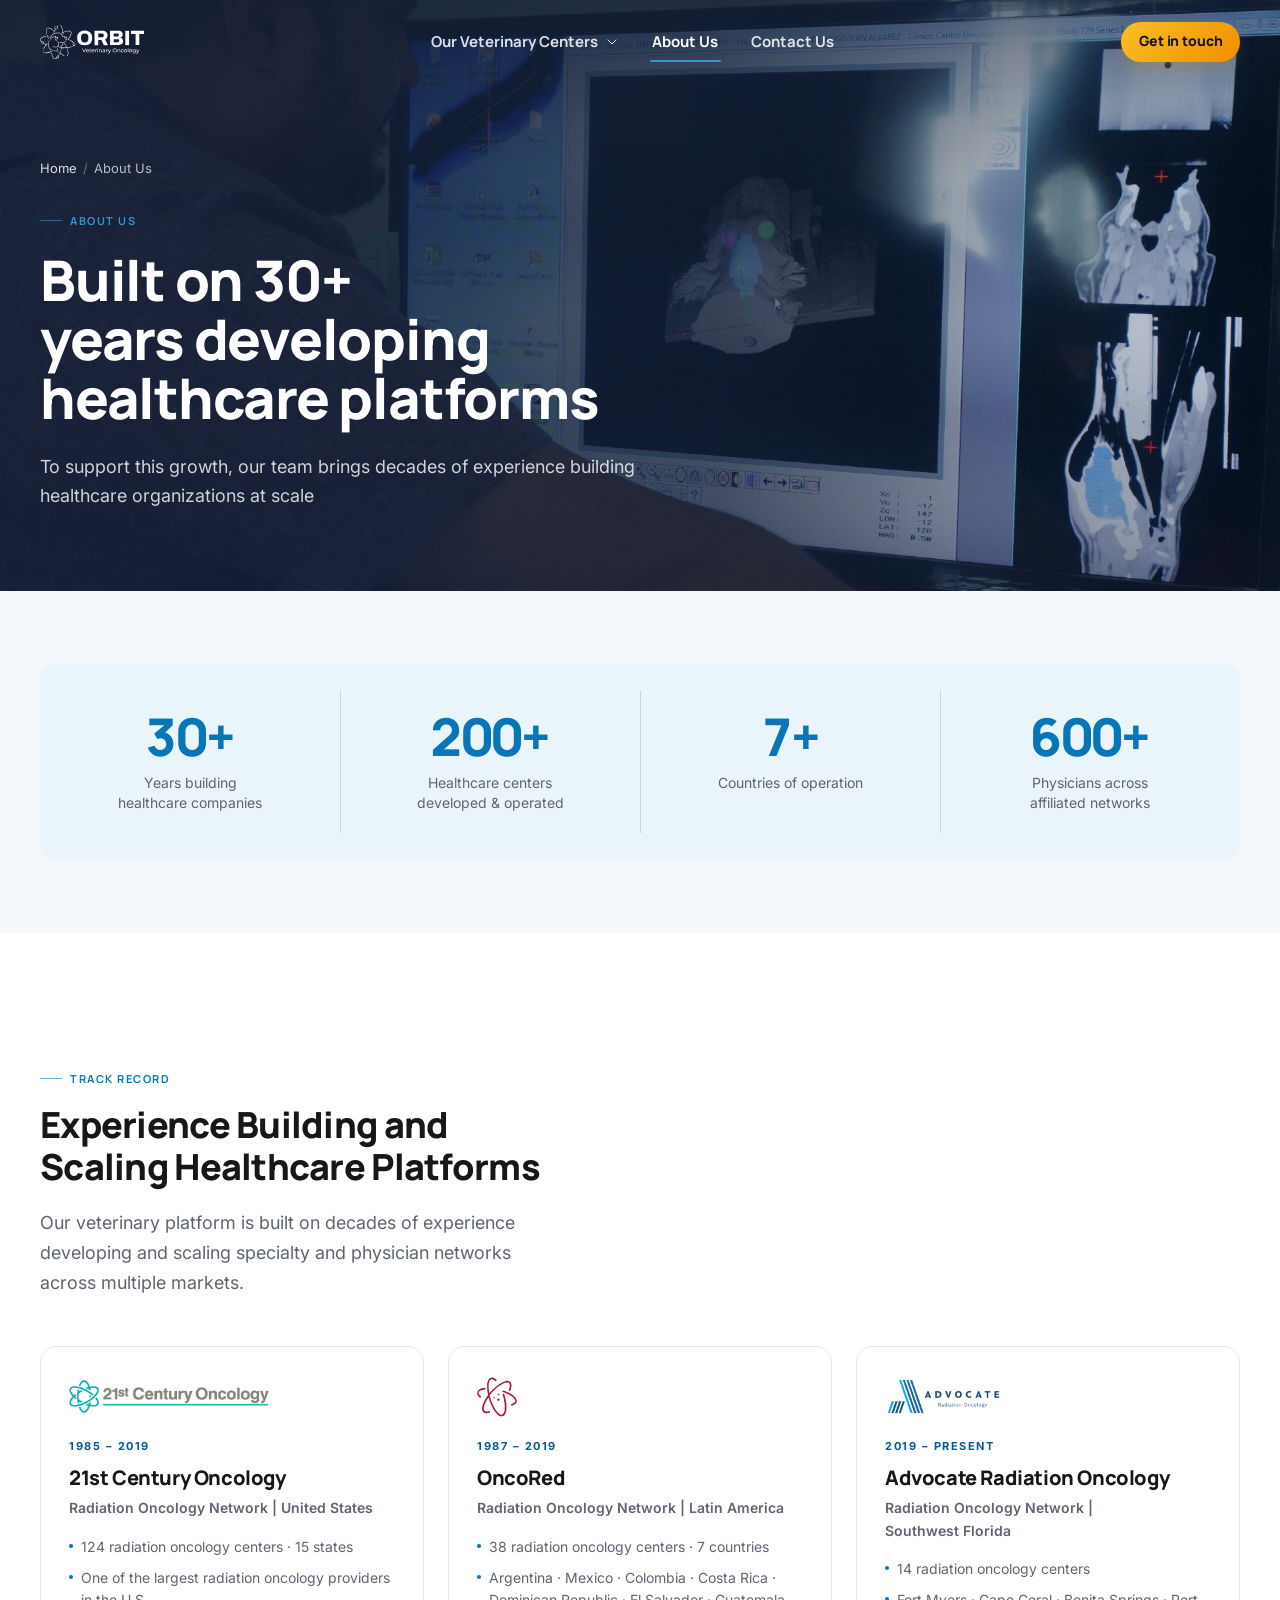
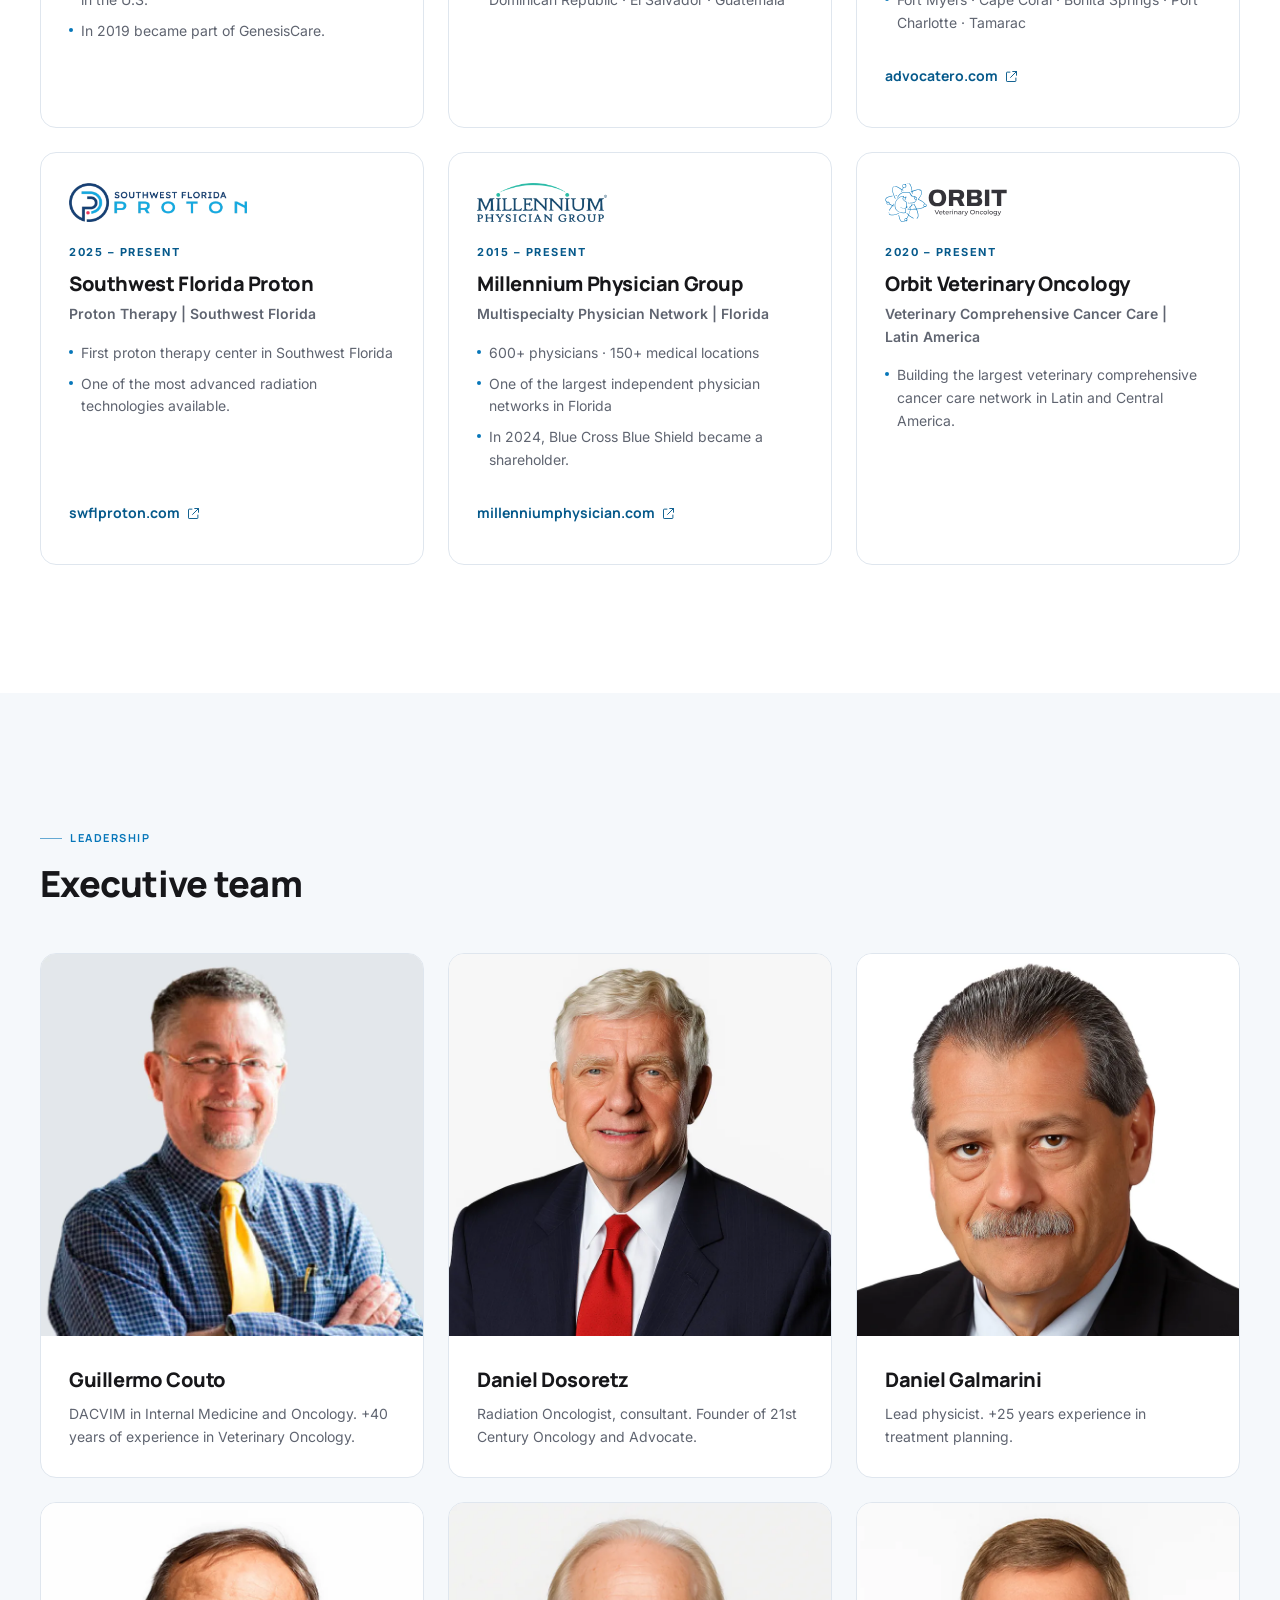
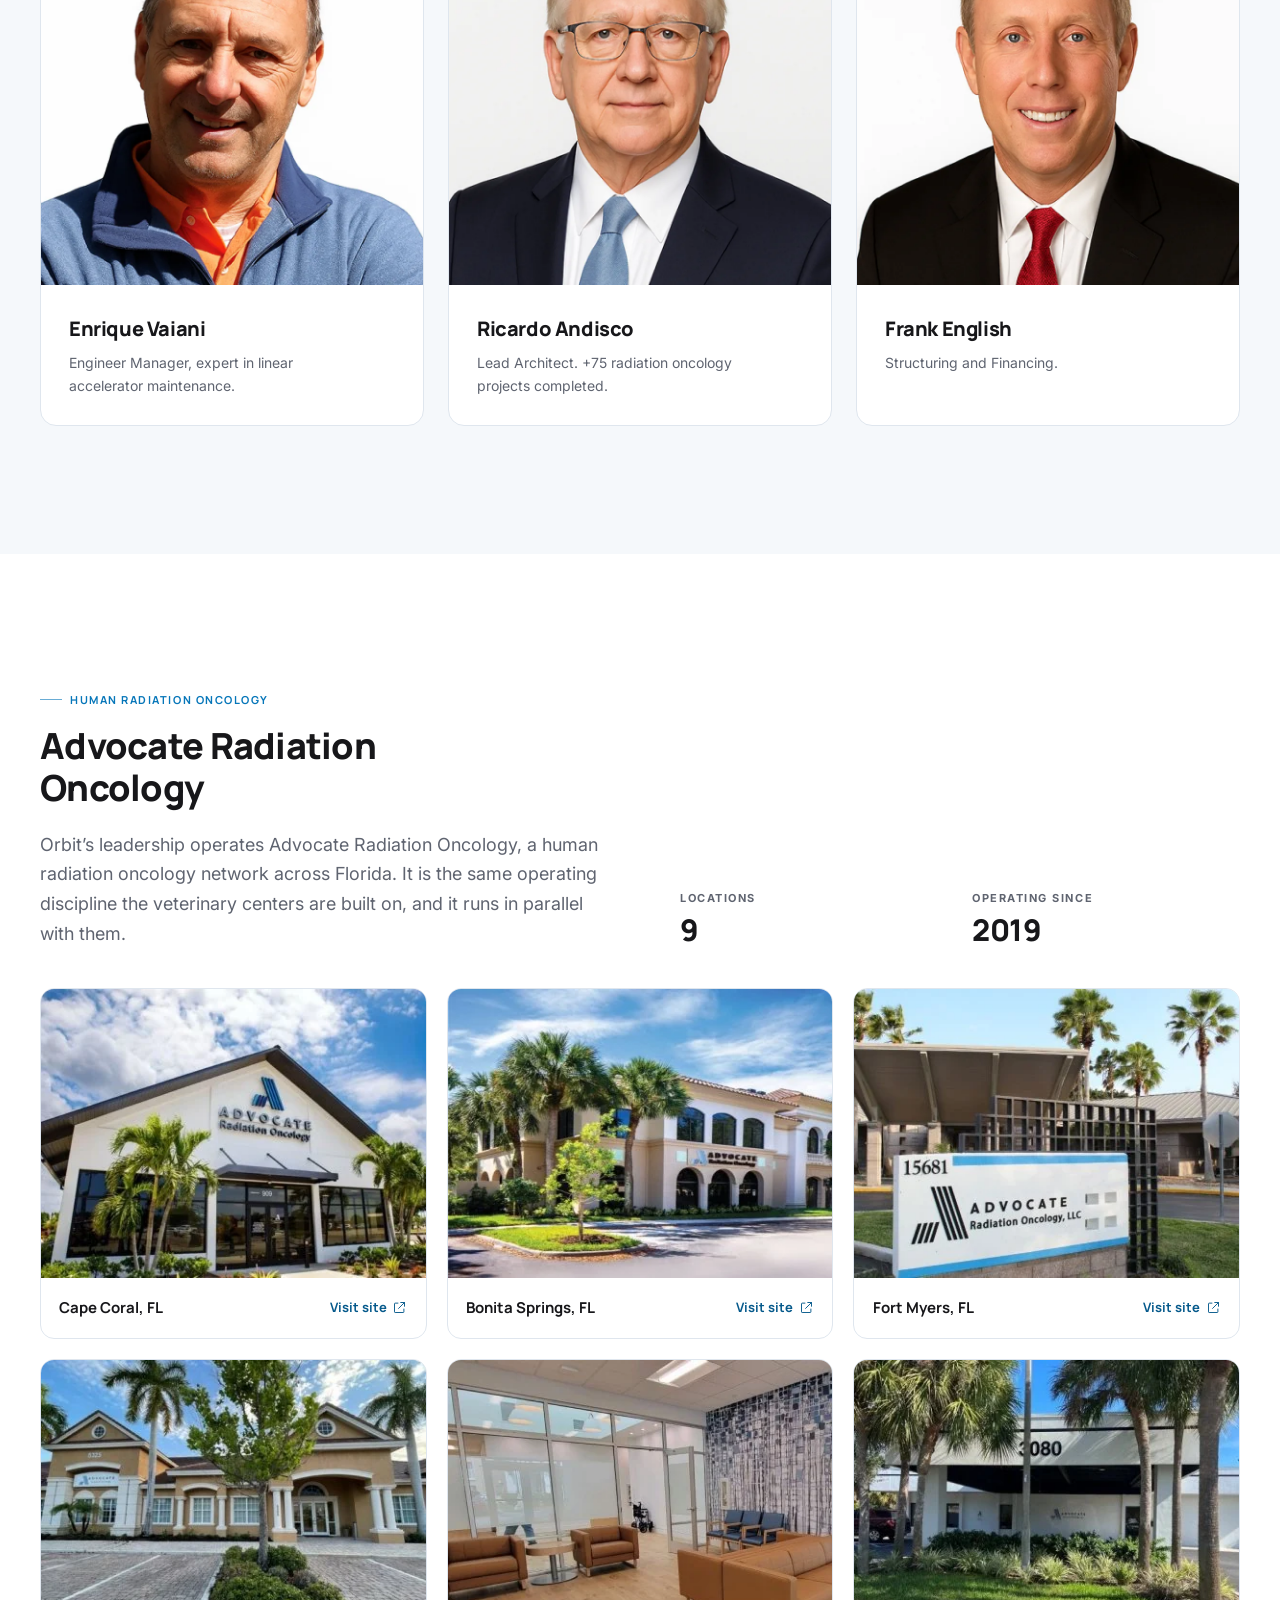
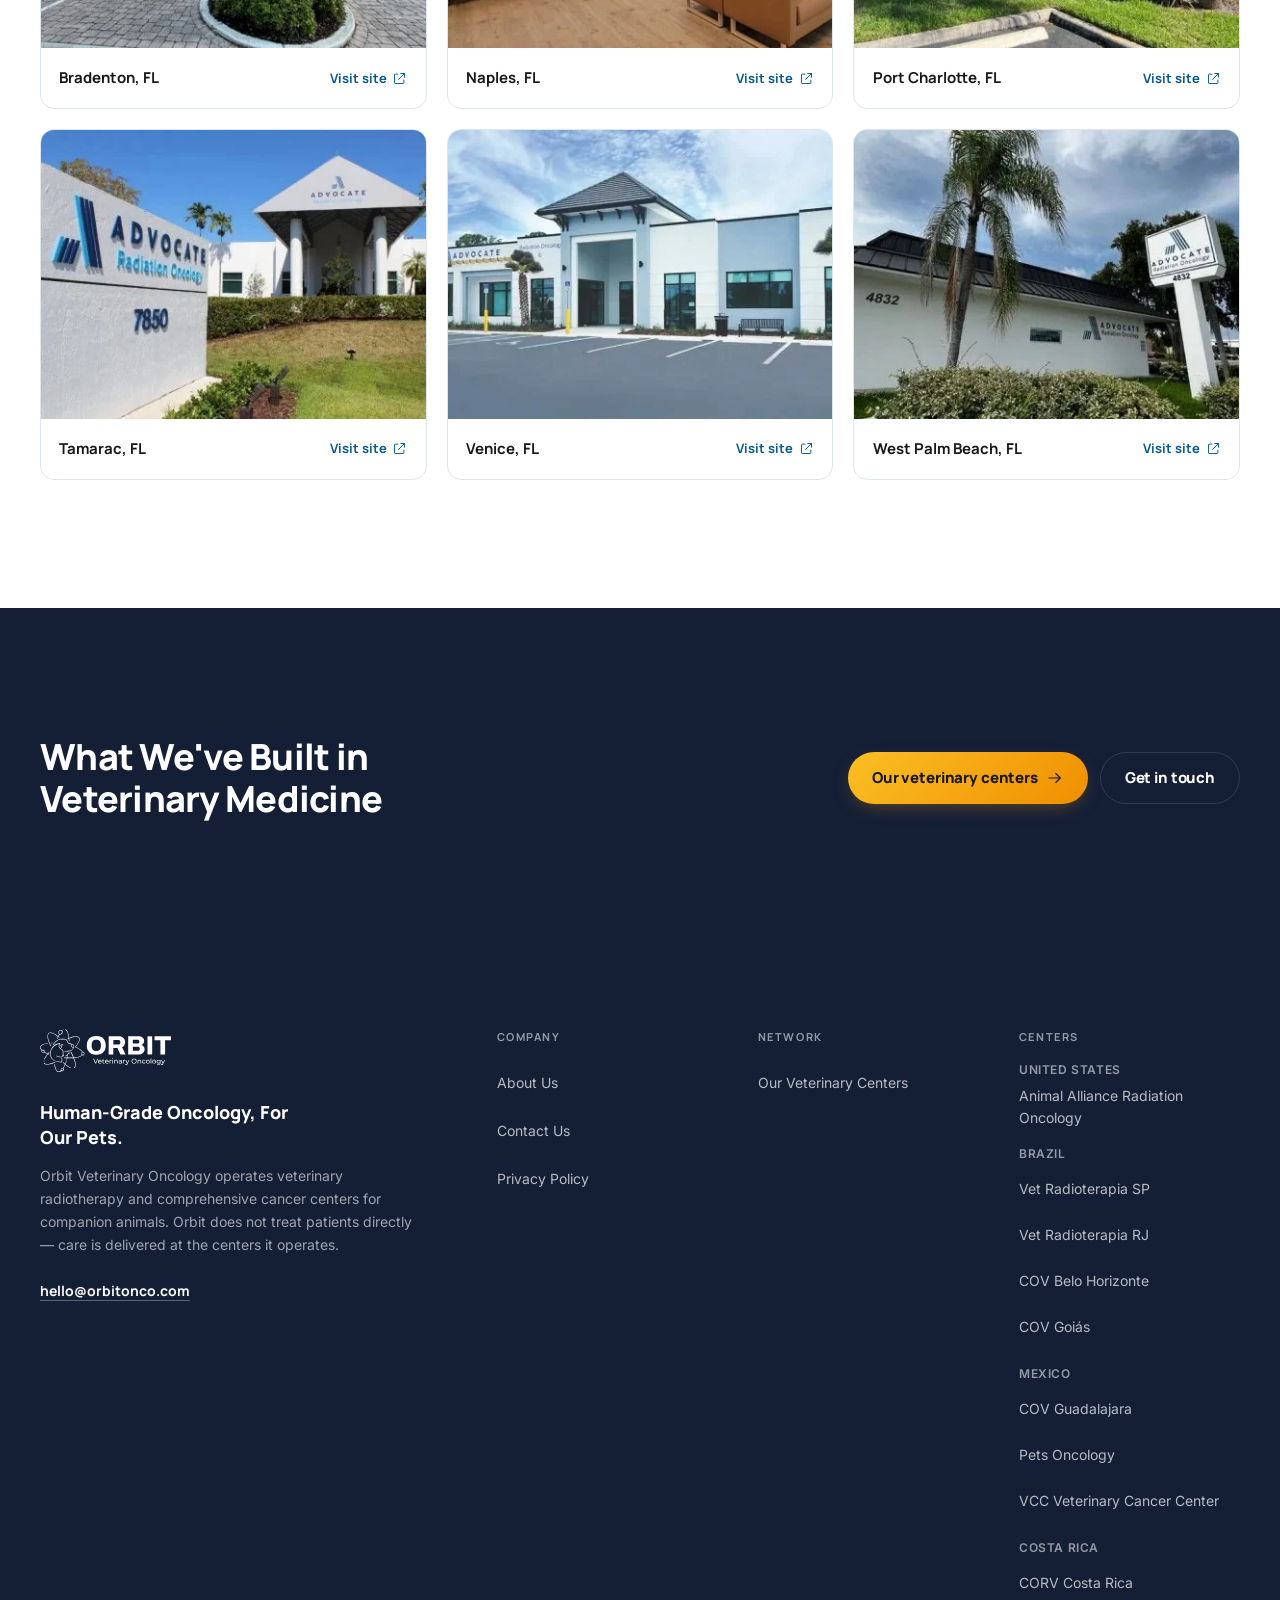
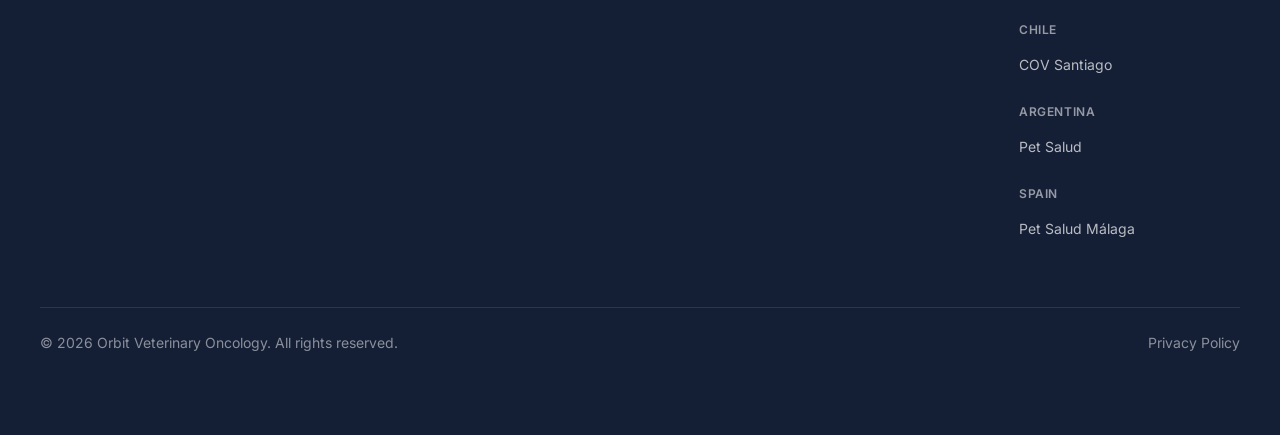
<file: about-us/index.html>
<!DOCTYPE html><html lang="en-US"><head><meta name="robots" content="noindex, nofollow"/><meta charSet="utf-8"/><meta name="viewport" content="width=device-width, initial-scale=1"/><link rel="preload" as="image" href="/logo-white.svg"/><link rel="preload" as="image" href="/images/hero/about-us.webp" fetchPriority="high"/><link rel="stylesheet" href="/_next/static/css/15f52cc2542b606e.css" data-precedence="next"/><link rel="preload" as="script" fetchPriority="low" href="/_next/static/chunks/webpack-c81f7fd28659d64f.js"/><script src="/_next/static/chunks/fd9d1056-32520efa714dca84.js" async=""></script><script src="/_next/static/chunks/117-5897e6a9cae5dace.js" async=""></script><script src="/_next/static/chunks/main-app-fa5c5f88d60b5bd4.js" async=""></script><script src="/_next/static/chunks/972-1893b86c5bb94483.js" async=""></script><script src="/_next/static/chunks/app/about-us/page-a17fc1311c75b373.js" async=""></script><script src="/_next/static/chunks/721-8752f2e96dad992c.js" async=""></script><script src="/_next/static/chunks/app/layout-fdb30d86dce975b4.js" async=""></script><script src="/_next/static/chunks/480-423c2e21efd8b5ae.js" async=""></script><script src="/_next/static/chunks/344-e7d54c1a8e6f05d0.js" async=""></script><script src="/_next/static/chunks/app/page-0fe38887b6896b83.js" async=""></script><link rel="preconnect" href="https://fonts.googleapis.com"/><link rel="preconnect" href="https://fonts.gstatic.com" crossorigin=""/><meta name="theme-color" content="#141f36"/><title>Built on 30+ Years of Healthcare Platforms | Orbit</title><meta name="description" content="Our veterinary platform is built on decades of experience developing and scaling specialty and physician networks across multiple markets. The track record behind Orbit."/><meta name="googlebot" content="index, follow, max-video-preview:-1, max-image-preview:large, max-snippet:-1"/><link rel="canonical" href="https://orbitonco.com/about-us/"/><meta property="og:title" content="Built on 30+ Years of Healthcare Platforms | Orbit"/><meta property="og:description" content="Our veterinary platform is built on decades of experience developing and scaling specialty and physician networks across multiple markets. The track record behind Orbit."/><meta property="og:url" content="https://orbitonco.com/about-us/"/><meta property="og:site_name" content="Orbit Veterinary Oncology"/><meta property="og:locale" content="en_US"/><meta property="og:image" content="https://orbitonco.com/og-default.png"/><meta property="og:image:width" content="1200"/><meta property="og:image:height" content="675"/><meta property="og:image:alt" content="Orbit Veterinary Oncology — Human-Grade Oncology, For Our Pets."/><meta property="og:type" content="website"/><meta name="twitter:card" content="summary_large_image"/><meta name="twitter:title" content="Built on 30+ Years of Healthcare Platforms | Orbit"/><meta name="twitter:description" content="Our veterinary platform is built on decades of experience developing and scaling specialty and physician networks across multiple markets. The track record behind Orbit."/><meta name="twitter:image" content="https://orbitonco.com/og-default.png"/><link rel="icon" href="/favicon.svg" type="image/svg+xml"/><link rel="apple-touch-icon" href="/apple-touch-icon.png" sizes="180x180"/><script>window.dataLayer = window.dataLayer || [];
function gtag(){dataLayer.push(arguments);}
gtag('consent', 'default', {
  ad_storage: 'denied',
  ad_user_data: 'denied',
  ad_personalization: 'denied',
  analytics_storage: 'denied',
  functionality_storage: 'denied',
  personalization_storage: 'denied',
  security_storage: 'granted',
  wait_for_update: 500
});
gtag('set', 'ads_data_redaction', true);
gtag('set', 'url_passthrough', true);</script><script>try{if('IntersectionObserver' in window && !window.matchMedia('(prefers-reduced-motion: reduce)').matches){document.documentElement.classList.add('js-reveal');}}catch(e){}</script><script type="application/ld+json">{"@context":"https://schema.org","@graph":[{"@type":["Organization","MedicalOrganization"],"@id":"https://orbitonco.com/#organization","name":"Orbit Veterinary Oncology","legalName":"Orbit Veterinary Oncology","alternateName":"Orbit","url":"https://orbitonco.com/","logo":{"@type":"ImageObject","@id":"https://orbitonco.com/#logo","url":"https://orbitonco.com/logo.svg","contentUrl":"https://orbitonco.com/logo.svg","width":359,"height":118,"caption":"Orbit Veterinary Oncology"},"image":{"@id":"https://orbitonco.com/#logo"},"description":"Orbit Veterinary Oncology operates veterinary radiotherapy and comprehensive cancer centers for companion animals, applying unified medical, technical and safety standards derived from four decades of human radiation oncology.","email":"hello@orbitonco.com","foundingDate":"2020","slogan":"Human-Grade Oncology, For Our Pets.","medicalSpecialty":"Oncologic","knowsAbout":["Veterinary radiation oncology","Veterinary radiotherapy","Linear accelerator","Radiotherapy treatment planning","Veterinary oncology","Comprehensive cancer care for companion animals","Radiotherapy center development and operation","Medical physics"],"areaServed":[{"@type":"Country","name":"United States","sameAs":"https://www.wikidata.org/wiki/Q30"},{"@type":"Country","name":"Brazil","sameAs":"https://www.wikidata.org/wiki/Q155"},{"@type":"Country","name":"Mexico","sameAs":"https://www.wikidata.org/wiki/Q96"},{"@type":"Country","name":"Costa Rica","sameAs":"https://www.wikidata.org/wiki/Q800"},{"@type":"Country","name":"Chile","sameAs":"https://www.wikidata.org/wiki/Q298"},{"@type":"Country","name":"Argentina","sameAs":"https://www.wikidata.org/wiki/Q414"},{"@type":"Country","name":"Spain","sameAs":"https://www.wikidata.org/wiki/Q29"}],"employee":[{"@type":"Person","name":"Guillermo Couto","description":"DACVIM in Internal Medicine and Oncology. +40 years of experience in Veterinary Oncology.","worksFor":{"@id":"https://orbitonco.com/#organization"}},{"@type":"Person","name":"Daniel Dosoretz","description":"Radiation Oncologist, consultant. Founder of 21st Century Oncology and Advocate.","worksFor":{"@id":"https://orbitonco.com/#organization"}},{"@type":"Person","name":"Daniel Galmarini","description":"Lead physicist. +25 years experience in treatment planning.","worksFor":{"@id":"https://orbitonco.com/#organization"}},{"@type":"Person","name":"Enrique Vaiani","description":"Engineer Manager, expert in linear accelerator maintenance.","worksFor":{"@id":"https://orbitonco.com/#organization"}},{"@type":"Person","name":"Ricardo Andisco","description":"Lead Architect. +75 radiation oncology projects completed.","worksFor":{"@id":"https://orbitonco.com/#organization"}},{"@type":"Person","name":"Frank English","description":"Structuring and Financing.","worksFor":{"@id":"https://orbitonco.com/#organization"}}],"subOrganization":[{"@type":"VeterinaryCare","name":"Animal Alliance Radiation Oncology · Palm Beach","url":"https://aaradonc.com"},{"@type":"VeterinaryCare","name":"Vet Radioterapia São Paulo","url":"https://vetradioterapiasp.com.br"},{"@type":"VeterinaryCare","name":"Vet Radioterapia Rio de Janeiro","url":"https://vetradioterapiarj.com.br"},{"@type":"VeterinaryCare","name":"Centro Oncológico Veterinário Belo Horizonte","url":"https://covbelohorizonte.com.br"},{"@type":"VeterinaryCare","name":"Centro Oncológico Veterinário Goiás","url":"https://covgoias.com.br"},{"@type":"VeterinaryCare","name":"Clínica Oncológica Veterinaria Guadalajara","url":"https://covguadalajara.mx"},{"@type":"VeterinaryCare","name":"Pets Oncology","url":"https://petsoncology.mx"},{"@type":"VeterinaryCare","name":"VCC – Veterinary Cancer Center","url":"https://veterinarycancercenter.mx"},{"@type":"VeterinaryCare","name":"Clínica de Oncología y Radioterapia Veterinaria Costa Rica","url":"https://corvcostarica.com"},{"@type":"VeterinaryCare","name":"Centro Oncológico Veterinario Santiago","url":"https://covsantiago.cl"},{"@type":"VeterinaryCare","name":"Pet Salud | Oncología Radiante Veterinaria","url":"https://pet-salud.com.ar"},{"@type":"VeterinaryCare","name":"Pet Salud Málaga | Radioterapia Veterinaria","url":"https://petsaludmalaga.es"}],"sameAs":["https://aaradonc.com","https://vetradioterapiasp.com.br","https://vetradioterapiarj.com.br","https://covbelohorizonte.com.br","https://covgoias.com.br","https://covguadalajara.mx","https://petsoncology.mx","https://veterinarycancercenter.mx","https://corvcostarica.com","https://covsantiago.cl","https://pet-salud.com.ar","https://petsaludmalaga.es"]},{"@type":"WebSite","@id":"https://orbitonco.com/#website","url":"https://orbitonco.com/","name":"Orbit Veterinary Oncology","description":"Orbit Veterinary Oncology operates veterinary radiotherapy and comprehensive cancer centers for companion animals, applying unified medical, technical and safety standards derived from four decades of human radiation oncology.","inLanguage":"en-US","publisher":{"@id":"https://orbitonco.com/#organization"}}]}</script><script src="/_next/static/chunks/polyfills-42372ed130431b0a.js" noModule=""></script></head><body><a class="skip-link" href="#main-content">Skip to content</a><header class="header"><div class="container-orbit header__inner"><a class="header__logo" aria-label="Orbit Veterinary Oncology — home" href="/"><img src="/logo-white.svg" alt="Orbit Veterinary Oncology" width="104" height="34"/></a><nav aria-label="Main" class="hidden lg:block"><ul class="flex items-center gap-7"><li class="relative"><a class="nav__link" aria-expanded="false" aria-controls=":R6kq:" href="/our-centers/">Our Veterinary Centers<svg width="16" height="16" viewBox="0 0 24 24" fill="none" stroke="currentColor" stroke-width="1.5" stroke-linecap="round" stroke-linejoin="round" aria-hidden="true" focusable="false"><path d="m6 9 6 6 6-6"></path></svg></a><div id=":R6kq:" class="nav__dropdown" data-open="false"><ul><li><a href="https://aaradonc.com" target="_blank" rel="noopener noreferrer" class="nav__dropdown-item" tabindex="-1"><span class="nav__dropdown-name">Animal Alliance Radiation Oncology</span><span class="nav__dropdown-meta">Palm Beach, United States</span></a></li><li><a href="https://vetradioterapiasp.com.br" target="_blank" rel="noopener noreferrer" class="nav__dropdown-item" tabindex="-1"><span class="nav__dropdown-name">Vet Radioterapia SP</span><span class="nav__dropdown-meta">São Paulo, Brazil</span></a></li><li><a href="https://vetradioterapiarj.com.br" target="_blank" rel="noopener noreferrer" class="nav__dropdown-item" tabindex="-1"><span class="nav__dropdown-name">Vet Radioterapia RJ</span><span class="nav__dropdown-meta">Rio de Janeiro, Brazil</span></a></li><li><a href="https://covbelohorizonte.com.br" target="_blank" rel="noopener noreferrer" class="nav__dropdown-item" tabindex="-1"><span class="nav__dropdown-name">COV Belo Horizonte</span><span class="nav__dropdown-meta">Belo Horizonte, Brazil</span></a></li><li><a href="https://covgoias.com.br" target="_blank" rel="noopener noreferrer" class="nav__dropdown-item" tabindex="-1"><span class="nav__dropdown-name">COV Goiás</span><span class="nav__dropdown-meta">Goiânia, Brazil</span></a></li><li><a href="https://covguadalajara.mx" target="_blank" rel="noopener noreferrer" class="nav__dropdown-item" tabindex="-1"><span class="nav__dropdown-name">COV Guadalajara</span><span class="nav__dropdown-meta">Guadalajara, Mexico</span></a></li><li><a href="https://petsoncology.mx" target="_blank" rel="noopener noreferrer" class="nav__dropdown-item" tabindex="-1"><span class="nav__dropdown-name">Pets Oncology</span><span class="nav__dropdown-meta">Colonia Del Valle Centro, Mexico City</span></a></li><li><a href="https://veterinarycancercenter.mx" target="_blank" rel="noopener noreferrer" class="nav__dropdown-item" tabindex="-1"><span class="nav__dropdown-name">VCC Veterinary Cancer Center</span><span class="nav__dropdown-meta">Verónica Anzúres, Mexico City</span></a></li><li><a href="https://corvcostarica.com" target="_blank" rel="noopener noreferrer" class="nav__dropdown-item" tabindex="-1"><span class="nav__dropdown-name">CORV Costa Rica</span><span class="nav__dropdown-meta">San José, Costa Rica</span></a></li><li><a href="https://covsantiago.cl" target="_blank" rel="noopener noreferrer" class="nav__dropdown-item" tabindex="-1"><span class="nav__dropdown-name">COV Santiago</span><span class="nav__dropdown-meta">Santiago, Chile</span></a></li><li><a href="https://pet-salud.com.ar" target="_blank" rel="noopener noreferrer" class="nav__dropdown-item" tabindex="-1"><span class="nav__dropdown-name">Pet Salud</span><span class="nav__dropdown-meta">Buenos Aires, Argentina</span></a></li><li><a href="https://petsaludmalaga.es" target="_blank" rel="noopener noreferrer" class="nav__dropdown-item" tabindex="-1"><span class="nav__dropdown-name">Pet Salud Málaga</span><span class="nav__dropdown-meta">Málaga, Spain</span></a></li></ul></div></li><li><a class="nav__link" aria-current="page" href="/about-us/">About Us</a></li><li><a class="nav__link" href="/contact-us/">Contact Us</a></li></ul></nav><div class="flex items-center gap-2"><a class="btn btn--primary btn--sm hidden sm:inline-flex" href="/contact-us/">Get in touch</a><button type="button" class="burger lg:hidden" aria-expanded="false" aria-controls=":R6kqH1:" aria-label="Open menu"><span></span><span></span><span></span></button></div></div></header><div id=":R6kqH1:" class="mobile-menu lg:hidden" data-open="false"><nav aria-label="Mobile"><ul><li class="mobile-menu__item" style="--i:0"><a class="mobile-menu__link" tabindex="-1" href="/our-centers/">Our Veterinary Centers</a></li><li class="mobile-menu__item" style="--i:1"><a class="mobile-menu__link" tabindex="-1" aria-current="page" href="/about-us/">About Us</a></li><li class="mobile-menu__item" style="--i:2"><a class="mobile-menu__link" tabindex="-1" href="/contact-us/">Contact Us</a></li></ul></nav><div class="mobile-menu__item mt-8" style="--i:3"><a class="btn btn--primary w-full" tabindex="-1" href="/contact-us/">Get in touch</a></div></div><main id="main-content"><div class="page-transition"><script type="application/ld+json">{"@context":"https://schema.org","@type":"BreadcrumbList","itemListElement":[{"@type":"ListItem","position":1,"name":"Home","item":"https://orbitonco.com/"},{"@type":"ListItem","position":2,"name":"About Us","item":"https://orbitonco.com/about-us/"}]}</script><script type="application/ld+json">{"@context":"https://schema.org","@type":"AboutPage","@id":"https://orbitonco.com/about-us/#webpage","url":"https://orbitonco.com/about-us/","name":"Built on 30+ Years of Healthcare Platforms | Orbit","description":"Our veterinary platform is built on decades of experience developing and scaling specialty and physician networks across multiple markets. The track record behind Orbit.","inLanguage":"en-US","isPartOf":{"@id":"https://orbitonco.com/#website"},"about":{"@id":"https://orbitonco.com/#organization"},"publisher":{"@id":"https://orbitonco.com/#organization"}}</script><section class="hero bg-navy pb-16 pt-[calc(var(--header-h)+2.5rem)] lg:pb-20 lg:pt-[calc(var(--header-h)+4.5rem)]"><div class="hero-media"><img class="hero-media__img" src="/images/hero/about-us.webp" alt="" width="2000" height="900" fetchPriority="high"/><div class="hero-media__scrim"></div></div><div class="container-orbit hero__content"><div class="text-white/70 [&amp;_a:hover]:text-white [&amp;_a]:text-white/85"><nav aria-label="Breadcrumb"><ol class="breadcrumbs"><li class="flex items-center gap-1.5"><a href="/">Home</a><span class="breadcrumbs__sep" aria-hidden="true">/</span></li><li class="flex items-center gap-1.5"><span aria-current="page">About Us</span></li></ol></nav></div><p class="eyebrow mt-8 text-brand-light">About us</p><h1 class="mt-5 max-w-[20ch] text-3xl text-white sm:text-4xl lg:text-6xl">Built on 30+ years developing healthcare platforms</h1><p class="lede mt-6 max-w-[58ch] text-white/80">To support this growth, our team brings decades of experience building healthcare organizations at scale</p></div></section><section class="section section--tight section--surface" aria-labelledby="platform-heading"><div class="container-orbit"><h2 id="platform-heading" class="sr-only">The platform behind Orbit</h2><div class="stats-panel"><div class="stats-panel__item" data-reveal="true" style="--i:0"><span class="stats-panel__value"><span>30<!-- -->+</span></span><span class="stats-panel__label">Years building healthcare companies</span></div><div class="stats-panel__item" data-reveal="true" style="--i:1"><span class="stats-panel__value"><span>200<!-- -->+</span></span><span class="stats-panel__label">Healthcare centers developed &amp; operated</span></div><div class="stats-panel__item" data-reveal="true" style="--i:2"><span class="stats-panel__value"><span>7<!-- -->+</span></span><span class="stats-panel__label">Countries of operation</span></div><div class="stats-panel__item" data-reveal="true" style="--i:3"><span class="stats-panel__value"><span>600<!-- -->+</span></span><span class="stats-panel__label">Physicians across affiliated networks</span></div></div></div></section><section class="section" aria-labelledby="experience-heading"><div class="container-orbit"><div class="mb-12 max-w-[52ch]" data-reveal="true"><p class="eyebrow">Track record</p><h2 id="experience-heading" class="mt-4 text-3xl lg:text-4xl">Experience Building and Scaling Healthcare Platforms</h2><p class="lede mt-5">Our veterinary platform is built on decades of experience developing and scaling specialty and physician networks across multiple markets.</p></div><ol class="grid gap-6 md:grid-cols-2 lg:grid-cols-3"><li class="flex flex-col rounded-xl border border-line bg-white p-7" data-reveal="true" style="--i:0"><span class="track-logo"><img src="/images/track-record/21st-century-oncology.webp" alt="21st Century Oncology" width="560" height="100" loading="lazy" decoding="async"/></span><p class="mt-5 text-2xs font-bold uppercase tracking-[0.14em] text-brand-dark">1985 – 2019</p><h3 class="mt-2 text-xl">21st Century Oncology</h3><p class="mt-1 text-sm font-semibold text-muted">Radiation Oncology Network | United States</p><ul class="mt-4 grid gap-2"><li class="flex gap-2 text-sm leading-relaxed text-muted"><span class="mt-2 h-1 w-1 flex-none rounded-full bg-brand" aria-hidden="true"></span>124 radiation oncology centers · 15 states</li><li class="flex gap-2 text-sm leading-relaxed text-muted"><span class="mt-2 h-1 w-1 flex-none rounded-full bg-brand" aria-hidden="true"></span>One of the largest radiation oncology providers in the U.S.</li><li class="flex gap-2 text-sm leading-relaxed text-muted"><span class="mt-2 h-1 w-1 flex-none rounded-full bg-brand" aria-hidden="true"></span>In 2019 became part of GenesisCare.</li></ul></li><li class="flex flex-col rounded-xl border border-line bg-white p-7" data-reveal="true" style="--i:1"><span class="track-logo"><img src="/images/track-record/oncored.svg" alt="OncoRed" width="24" height="24" loading="lazy" decoding="async"/></span><p class="mt-5 text-2xs font-bold uppercase tracking-[0.14em] text-brand-dark">1987 – 2019</p><h3 class="mt-2 text-xl">OncoRed</h3><p class="mt-1 text-sm font-semibold text-muted">Radiation Oncology Network | Latin America</p><ul class="mt-4 grid gap-2"><li class="flex gap-2 text-sm leading-relaxed text-muted"><span class="mt-2 h-1 w-1 flex-none rounded-full bg-brand" aria-hidden="true"></span>38 radiation oncology centers · 7 countries</li><li class="flex gap-2 text-sm leading-relaxed text-muted"><span class="mt-2 h-1 w-1 flex-none rounded-full bg-brand" aria-hidden="true"></span>Argentina · Mexico · Colombia · Costa Rica · Dominican Republic · El Salvador · Guatemala</li></ul></li><li class="flex flex-col rounded-xl border border-line bg-white p-7" data-reveal="true" style="--i:2"><span class="track-logo"><img src="/images/track-record/advocate.webp" alt="Advocate Radiation Oncology" width="386" height="132" loading="lazy" decoding="async"/></span><p class="mt-5 text-2xs font-bold uppercase tracking-[0.14em] text-brand-dark">2019 – present</p><h3 class="mt-2 text-xl">Advocate Radiation Oncology</h3><p class="mt-1 text-sm font-semibold text-muted">Radiation Oncology Network | Southwest Florida</p><ul class="mt-4 grid gap-2"><li class="flex gap-2 text-sm leading-relaxed text-muted"><span class="mt-2 h-1 w-1 flex-none rounded-full bg-brand" aria-hidden="true"></span>14 radiation oncology centers</li><li class="flex gap-2 text-sm leading-relaxed text-muted"><span class="mt-2 h-1 w-1 flex-none rounded-full bg-brand" aria-hidden="true"></span>Fort Myers · Cape Coral · Bonita Springs · Port Charlotte · Tamarac</li></ul><p class="mt-auto pt-5"><a href="https://advocatero.com" target="_blank" rel="noopener noreferrer" class="inline-flex min-h-[44px] items-center gap-1.5 font-display text-sm font-bold text-brand-dark">advocatero.com<svg width="15" height="15" viewBox="0 0 24 24" fill="none" stroke="currentColor" stroke-width="1.5" stroke-linecap="round" stroke-linejoin="round" aria-hidden="true" focusable="false"><path d="M14 4h6v6"></path><path d="M20 4 10.5 13.5"></path><path d="M19 14.5V19a1 1 0 0 1-1 1H5a1 1 0 0 1-1-1V6a1 1 0 0 1 1-1h4.5"></path></svg></a></p></li><li class="flex flex-col rounded-xl border border-line bg-white p-7" data-reveal="true" style="--i:0"><span class="track-logo"><img src="/images/track-record/southwest-florida-proton.webp" alt="Southwest Florida Proton" width="587" height="132" loading="lazy" decoding="async"/></span><p class="mt-5 text-2xs font-bold uppercase tracking-[0.14em] text-brand-dark">2025 – present</p><h3 class="mt-2 text-xl">Southwest Florida Proton</h3><p class="mt-1 text-sm font-semibold text-muted">Proton Therapy | Southwest Florida</p><ul class="mt-4 grid gap-2"><li class="flex gap-2 text-sm leading-relaxed text-muted"><span class="mt-2 h-1 w-1 flex-none rounded-full bg-brand" aria-hidden="true"></span>First proton therapy center in Southwest Florida</li><li class="flex gap-2 text-sm leading-relaxed text-muted"><span class="mt-2 h-1 w-1 flex-none rounded-full bg-brand" aria-hidden="true"></span>One of the most advanced radiation technologies available.</li></ul><p class="mt-auto pt-5"><a href="https://swflproton.com" target="_blank" rel="noopener noreferrer" class="inline-flex min-h-[44px] items-center gap-1.5 font-display text-sm font-bold text-brand-dark">swflproton.com<svg width="15" height="15" viewBox="0 0 24 24" fill="none" stroke="currentColor" stroke-width="1.5" stroke-linecap="round" stroke-linejoin="round" aria-hidden="true" focusable="false"><path d="M14 4h6v6"></path><path d="M20 4 10.5 13.5"></path><path d="M19 14.5V19a1 1 0 0 1-1 1H5a1 1 0 0 1-1-1V6a1 1 0 0 1 1-1h4.5"></path></svg></a></p></li><li class="flex flex-col rounded-xl border border-line bg-white p-7" data-reveal="true" style="--i:1"><span class="track-logo"><img src="/images/track-record/millennium-physician-group.webp" alt="Millennium Physician Group" width="428" height="132" loading="lazy" decoding="async"/></span><p class="mt-5 text-2xs font-bold uppercase tracking-[0.14em] text-brand-dark">2015 – present</p><h3 class="mt-2 text-xl">Millennium Physician Group</h3><p class="mt-1 text-sm font-semibold text-muted">Multispecialty Physician Network | Florida</p><ul class="mt-4 grid gap-2"><li class="flex gap-2 text-sm leading-relaxed text-muted"><span class="mt-2 h-1 w-1 flex-none rounded-full bg-brand" aria-hidden="true"></span>600+ physicians · 150+ medical locations</li><li class="flex gap-2 text-sm leading-relaxed text-muted"><span class="mt-2 h-1 w-1 flex-none rounded-full bg-brand" aria-hidden="true"></span>One of the largest independent physician networks in Florida</li><li class="flex gap-2 text-sm leading-relaxed text-muted"><span class="mt-2 h-1 w-1 flex-none rounded-full bg-brand" aria-hidden="true"></span>In 2024, Blue Cross Blue Shield became a shareholder.</li></ul><p class="mt-auto pt-5"><a href="https://millenniumphysician.com" target="_blank" rel="noopener noreferrer" class="inline-flex min-h-[44px] items-center gap-1.5 font-display text-sm font-bold text-brand-dark">millenniumphysician.com<svg width="15" height="15" viewBox="0 0 24 24" fill="none" stroke="currentColor" stroke-width="1.5" stroke-linecap="round" stroke-linejoin="round" aria-hidden="true" focusable="false"><path d="M14 4h6v6"></path><path d="M20 4 10.5 13.5"></path><path d="M19 14.5V19a1 1 0 0 1-1 1H5a1 1 0 0 1-1-1V6a1 1 0 0 1 1-1h4.5"></path></svg></a></p></li><li class="flex flex-col rounded-xl border border-line bg-white p-7" data-reveal="true" style="--i:2"><span class="track-logo"><img src="/logo.svg" alt="Orbit Veterinary Oncology" width="359" height="118" loading="lazy" decoding="async"/></span><p class="mt-5 text-2xs font-bold uppercase tracking-[0.14em] text-brand-dark">2020 – present</p><h3 class="mt-2 text-xl">Orbit Veterinary Oncology</h3><p class="mt-1 text-sm font-semibold text-muted">Veterinary Comprehensive Cancer Care | Latin America</p><ul class="mt-4 grid gap-2"><li class="flex gap-2 text-sm leading-relaxed text-muted"><span class="mt-2 h-1 w-1 flex-none rounded-full bg-brand" aria-hidden="true"></span>Building the largest veterinary comprehensive cancer care network in Latin and Central America.</li></ul></li></ol></div></section><section class="section section--surface" aria-labelledby="leadership-heading"><div class="container-orbit"><div class="mb-12 max-w-[46ch]" data-reveal="true"><p class="eyebrow">Leadership</p><h2 id="leadership-heading" class="mt-4 text-3xl lg:text-4xl">Executive team</h2></div><ul class="grid gap-6 sm:grid-cols-2 lg:grid-cols-3"><li class="overflow-hidden rounded-xl border border-line bg-white" data-reveal="true" style="--i:0"><div class="aspect-square overflow-hidden bg-surface-alt"><img class="h-full w-full object-cover" src="/images/team/guillermo-couto.webp" alt="Guillermo Couto" width="800" height="800" loading="lazy" decoding="async"/></div><div class="p-7"><h3 class="text-xl">Guillermo Couto</h3><p class="mt-2 text-sm leading-relaxed text-muted">DACVIM in Internal Medicine and Oncology. +40 years of experience in Veterinary Oncology.</p></div></li><li class="overflow-hidden rounded-xl border border-line bg-white" data-reveal="true" style="--i:1"><div class="aspect-square overflow-hidden bg-surface-alt"><img class="h-full w-full object-cover" src="/images/team/daniel-dosoretz.webp" alt="Daniel Dosoretz" width="800" height="800" loading="lazy" decoding="async"/></div><div class="p-7"><h3 class="text-xl">Daniel Dosoretz</h3><p class="mt-2 text-sm leading-relaxed text-muted">Radiation Oncologist, consultant. Founder of 21st Century Oncology and Advocate.</p></div></li><li class="overflow-hidden rounded-xl border border-line bg-white" data-reveal="true" style="--i:2"><div class="aspect-square overflow-hidden bg-surface-alt"><img class="h-full w-full object-cover" src="/images/team/daniel-galmarini.webp" alt="Daniel Galmarini" width="800" height="800" loading="lazy" decoding="async"/></div><div class="p-7"><h3 class="text-xl">Daniel Galmarini</h3><p class="mt-2 text-sm leading-relaxed text-muted">Lead physicist. +25 years experience in treatment planning.</p></div></li><li class="overflow-hidden rounded-xl border border-line bg-white" data-reveal="true" style="--i:0"><div class="aspect-square overflow-hidden bg-surface-alt"><img class="h-full w-full object-cover" src="/images/team/enrique-vaiani.webp" alt="Enrique Vaiani" width="800" height="800" loading="lazy" decoding="async"/></div><div class="p-7"><h3 class="text-xl">Enrique Vaiani</h3><p class="mt-2 text-sm leading-relaxed text-muted">Engineer Manager, expert in linear accelerator maintenance.</p></div></li><li class="overflow-hidden rounded-xl border border-line bg-white" data-reveal="true" style="--i:1"><div class="aspect-square overflow-hidden bg-surface-alt"><img class="h-full w-full object-cover" src="/images/team/ricardo-andisco.webp" alt="Ricardo Andisco" width="800" height="800" loading="lazy" decoding="async"/></div><div class="p-7"><h3 class="text-xl">Ricardo Andisco</h3><p class="mt-2 text-sm leading-relaxed text-muted">Lead Architect. +75 radiation oncology projects completed.</p></div></li><li class="overflow-hidden rounded-xl border border-line bg-white" data-reveal="true" style="--i:2"><div class="aspect-square overflow-hidden bg-surface-alt"><img class="h-full w-full object-cover" src="/images/team/frank-english.webp" alt="Frank English" width="800" height="800" loading="lazy" decoding="async"/></div><div class="p-7"><h3 class="text-xl">Frank English</h3><p class="mt-2 text-sm leading-relaxed text-muted">Structuring and Financing.</p></div></li></ul></div></section><section class="section" aria-labelledby="human-heading"><div class="container-orbit"><div class="mb-10 grid gap-8 lg:grid-cols-[minmax(0,1fr)_minmax(0,1fr)] lg:items-end lg:gap-20"><div data-reveal="true"><p class="eyebrow">Human radiation oncology</p><h2 id="human-heading" class="mt-4 max-w-[20ch] text-3xl lg:text-4xl">Advocate Radiation Oncology</h2><p class="lede mt-5">Orbit’s leadership operates Advocate Radiation Oncology, a human radiation oncology network across Florida. It is the same operating discipline the veterinary centers are built on, and it runs in parallel with them.</p></div><dl class="grid grid-cols-2 gap-6 border-t border-line pt-6 lg:border-0 lg:pt-0" data-reveal="true" style="--i:1"><div><dt class="text-2xs font-bold uppercase tracking-[0.14em] text-muted">Locations</dt><dd class="mt-1 font-display text-3xl font-extrabold text-deep">9</dd></div><div><dt class="text-2xs font-bold uppercase tracking-[0.14em] text-muted">Operating since</dt><dd class="mt-1 font-display text-3xl font-extrabold text-deep">2019</dd></div></dl></div><ul class="grid gap-5 sm:grid-cols-2 lg:grid-cols-3"><li data-reveal="true" style="--i:0"><a href="https://advocatero.com/location/cape-coral/" target="_blank" rel="noopener noreferrer" class="human-card"><span class="human-card__media"><img src="/images/human-centers/cape-coral.webp" alt="Advocate Radiation Oncology — Cape Coral, FL" width="400" height="300" loading="lazy" decoding="async"/></span><span class="human-card__body"><span class="human-card__city">Cape Coral<!-- -->, <!-- -->FL</span><span class="human-card__link">Visit site<svg width="15" height="15" viewBox="0 0 24 24" fill="none" stroke="currentColor" stroke-width="1.5" stroke-linecap="round" stroke-linejoin="round" aria-hidden="true" focusable="false"><path d="M14 4h6v6"></path><path d="M20 4 10.5 13.5"></path><path d="M19 14.5V19a1 1 0 0 1-1 1H5a1 1 0 0 1-1-1V6a1 1 0 0 1 1-1h4.5"></path></svg></span></span></a></li><li data-reveal="true" style="--i:1"><a href="https://advocatero.com/location/bonita-springs/" target="_blank" rel="noopener noreferrer" class="human-card"><span class="human-card__media"><img src="/images/human-centers/bonita-springs.webp" alt="Advocate Radiation Oncology — Bonita Springs, FL" width="400" height="300" loading="lazy" decoding="async"/></span><span class="human-card__body"><span class="human-card__city">Bonita Springs<!-- -->, <!-- -->FL</span><span class="human-card__link">Visit site<svg width="15" height="15" viewBox="0 0 24 24" fill="none" stroke="currentColor" stroke-width="1.5" stroke-linecap="round" stroke-linejoin="round" aria-hidden="true" focusable="false"><path d="M14 4h6v6"></path><path d="M20 4 10.5 13.5"></path><path d="M19 14.5V19a1 1 0 0 1-1 1H5a1 1 0 0 1-1-1V6a1 1 0 0 1 1-1h4.5"></path></svg></span></span></a></li><li data-reveal="true" style="--i:2"><a href="https://advocatero.com/location/fort-myers/" target="_blank" rel="noopener noreferrer" class="human-card"><span class="human-card__media"><img src="/images/human-centers/fort-myers.webp" alt="Advocate Radiation Oncology — Fort Myers, FL" width="400" height="300" loading="lazy" decoding="async"/></span><span class="human-card__body"><span class="human-card__city">Fort Myers<!-- -->, <!-- -->FL</span><span class="human-card__link">Visit site<svg width="15" height="15" viewBox="0 0 24 24" fill="none" stroke="currentColor" stroke-width="1.5" stroke-linecap="round" stroke-linejoin="round" aria-hidden="true" focusable="false"><path d="M14 4h6v6"></path><path d="M20 4 10.5 13.5"></path><path d="M19 14.5V19a1 1 0 0 1-1 1H5a1 1 0 0 1-1-1V6a1 1 0 0 1 1-1h4.5"></path></svg></span></span></a></li><li data-reveal="true" style="--i:0"><a href="https://advocatero.com/location/bradenton/" target="_blank" rel="noopener noreferrer" class="human-card"><span class="human-card__media"><img src="/images/human-centers/bradenton.webp" alt="Advocate Radiation Oncology — Bradenton, FL" width="400" height="300" loading="lazy" decoding="async"/></span><span class="human-card__body"><span class="human-card__city">Bradenton<!-- -->, <!-- -->FL</span><span class="human-card__link">Visit site<svg width="15" height="15" viewBox="0 0 24 24" fill="none" stroke="currentColor" stroke-width="1.5" stroke-linecap="round" stroke-linejoin="round" aria-hidden="true" focusable="false"><path d="M14 4h6v6"></path><path d="M20 4 10.5 13.5"></path><path d="M19 14.5V19a1 1 0 0 1-1 1H5a1 1 0 0 1-1-1V6a1 1 0 0 1 1-1h4.5"></path></svg></span></span></a></li><li data-reveal="true" style="--i:1"><a href="https://advocatero.com/location/naples/" target="_blank" rel="noopener noreferrer" class="human-card"><span class="human-card__media"><img src="/images/human-centers/naples.webp" alt="Advocate Radiation Oncology — Naples, FL" width="400" height="300" loading="lazy" decoding="async"/></span><span class="human-card__body"><span class="human-card__city">Naples<!-- -->, <!-- -->FL</span><span class="human-card__link">Visit site<svg width="15" height="15" viewBox="0 0 24 24" fill="none" stroke="currentColor" stroke-width="1.5" stroke-linecap="round" stroke-linejoin="round" aria-hidden="true" focusable="false"><path d="M14 4h6v6"></path><path d="M20 4 10.5 13.5"></path><path d="M19 14.5V19a1 1 0 0 1-1 1H5a1 1 0 0 1-1-1V6a1 1 0 0 1 1-1h4.5"></path></svg></span></span></a></li><li data-reveal="true" style="--i:2"><a href="https://advocatero.com/location/port-charlotte/" target="_blank" rel="noopener noreferrer" class="human-card"><span class="human-card__media"><img src="/images/human-centers/port-charlotte.webp" alt="Advocate Radiation Oncology — Port Charlotte, FL" width="400" height="300" loading="lazy" decoding="async"/></span><span class="human-card__body"><span class="human-card__city">Port Charlotte<!-- -->, <!-- -->FL</span><span class="human-card__link">Visit site<svg width="15" height="15" viewBox="0 0 24 24" fill="none" stroke="currentColor" stroke-width="1.5" stroke-linecap="round" stroke-linejoin="round" aria-hidden="true" focusable="false"><path d="M14 4h6v6"></path><path d="M20 4 10.5 13.5"></path><path d="M19 14.5V19a1 1 0 0 1-1 1H5a1 1 0 0 1-1-1V6a1 1 0 0 1 1-1h4.5"></path></svg></span></span></a></li><li data-reveal="true" style="--i:0"><a href="https://advocatero.com/location/tamarac/" target="_blank" rel="noopener noreferrer" class="human-card"><span class="human-card__media"><img src="/images/human-centers/tamarac.webp" alt="Advocate Radiation Oncology — Tamarac, FL" width="400" height="300" loading="lazy" decoding="async"/></span><span class="human-card__body"><span class="human-card__city">Tamarac<!-- -->, <!-- -->FL</span><span class="human-card__link">Visit site<svg width="15" height="15" viewBox="0 0 24 24" fill="none" stroke="currentColor" stroke-width="1.5" stroke-linecap="round" stroke-linejoin="round" aria-hidden="true" focusable="false"><path d="M14 4h6v6"></path><path d="M20 4 10.5 13.5"></path><path d="M19 14.5V19a1 1 0 0 1-1 1H5a1 1 0 0 1-1-1V6a1 1 0 0 1 1-1h4.5"></path></svg></span></span></a></li><li data-reveal="true" style="--i:1"><a href="https://advocatero.com/location/wellen-park/" target="_blank" rel="noopener noreferrer" class="human-card"><span class="human-card__media"><img src="/images/human-centers/venice.webp" alt="Advocate Radiation Oncology — Venice, FL" width="400" height="300" loading="lazy" decoding="async"/></span><span class="human-card__body"><span class="human-card__city">Venice<!-- -->, <!-- -->FL</span><span class="human-card__link">Visit site<svg width="15" height="15" viewBox="0 0 24 24" fill="none" stroke="currentColor" stroke-width="1.5" stroke-linecap="round" stroke-linejoin="round" aria-hidden="true" focusable="false"><path d="M14 4h6v6"></path><path d="M20 4 10.5 13.5"></path><path d="M19 14.5V19a1 1 0 0 1-1 1H5a1 1 0 0 1-1-1V6a1 1 0 0 1 1-1h4.5"></path></svg></span></span></a></li><li data-reveal="true" style="--i:2"><a href="https://advocatero.com/location/west-palm-beach/" target="_blank" rel="noopener noreferrer" class="human-card"><span class="human-card__media"><img src="/images/human-centers/west-palm-beach.webp" alt="Advocate Radiation Oncology — West Palm Beach, FL" width="400" height="300" loading="lazy" decoding="async"/></span><span class="human-card__body"><span class="human-card__city">West Palm Beach<!-- -->, <!-- -->FL</span><span class="human-card__link">Visit site<svg width="15" height="15" viewBox="0 0 24 24" fill="none" stroke="currentColor" stroke-width="1.5" stroke-linecap="round" stroke-linejoin="round" aria-hidden="true" focusable="false"><path d="M14 4h6v6"></path><path d="M20 4 10.5 13.5"></path><path d="M19 14.5V19a1 1 0 0 1-1 1H5a1 1 0 0 1-1-1V6a1 1 0 0 1 1-1h4.5"></path></svg></span></span></a></li></ul></div></section><section class="section section--dark"><div class="container-orbit flex flex-col gap-8 lg:flex-row lg:items-center lg:justify-between"><h2 class="max-w-[24ch] text-3xl lg:text-4xl" data-reveal="true">What We&#x27;ve Built in Veterinary Medicine</h2><div class="flex flex-wrap gap-3" data-reveal="true" style="--i:1"><a class="btn btn--primary" href="/our-centers/">Our veterinary centers<svg width="18" height="18" viewBox="0 0 24 24" fill="none" stroke="currentColor" stroke-width="1.5" stroke-linecap="round" stroke-linejoin="round" aria-hidden="true" focusable="false"><path d="M4 12h15"></path><path d="m13 6 6 6-6 6"></path></svg></a><a class="btn btn--ghost on-dark" href="/contact-us/">Get in touch</a></div></div></section></div></main><footer class="bg-navy text-white/70"><div class="container-orbit py-16 lg:py-20"><div class="grid gap-12 lg:grid-cols-[minmax(0,1.1fr)_minmax(0,2fr)]"><div><a aria-label="Orbit Veterinary Oncology — home" class="inline-flex min-h-[44px] items-center" href="/"><img src="/logo-white.svg" alt="Orbit Veterinary Oncology" width="131" height="43"/></a><p class="mt-5 max-w-xs font-display text-lg font-extrabold leading-snug text-white">Human-Grade Oncology, For Our Pets.</p><p class="mt-4 max-w-sm text-sm leading-relaxed text-white/60">Orbit Veterinary Oncology operates veterinary radiotherapy and comprehensive cancer centers for companion animals. Orbit does not treat patients directly — care is delivered at the centers it operates.</p><p class="mt-6 text-sm"><a href="mailto:hello@orbitonco.com" class="font-display font-bold text-white underline decoration-white/30 underline-offset-4 hover:decoration-white">hello@orbitonco.com</a></p></div><div class="grid gap-10 sm:grid-cols-2 lg:grid-cols-3"><div><h2 class="text-2xs font-bold uppercase tracking-[0.14em] text-white/55">Company</h2><ul class="mt-4 grid gap-1"><li><a class="inline-flex min-h-[44px] items-center text-sm text-white/70 transition-colors duration-180 hover:text-white" href="/about-us/">About Us</a></li><li><a class="inline-flex min-h-[44px] items-center text-sm text-white/70 transition-colors duration-180 hover:text-white" href="/contact-us/">Contact Us</a></li><li><a class="inline-flex min-h-[44px] items-center text-sm text-white/70 transition-colors duration-180 hover:text-white" href="/privacy-policy/">Privacy Policy</a></li></ul></div><div><h2 class="text-2xs font-bold uppercase tracking-[0.14em] text-white/55">Network</h2><ul class="mt-4 grid gap-1"><li><a class="inline-flex min-h-[44px] items-center text-sm text-white/70 transition-colors duration-180 hover:text-white" href="/our-centers/">Our Veterinary Centers</a></li></ul></div><div class="sm:col-span-2 lg:col-span-1"><h2 class="text-2xs font-bold uppercase tracking-[0.14em] text-white/55">Centers</h2><div class="mt-4 grid gap-4"><div><p class="text-xs font-semibold uppercase tracking-wider text-white/55">United States</p><ul class="mt-1 grid gap-0.5"><li><a href="https://aaradonc.com" target="_blank" rel="noopener noreferrer" class="inline-flex min-h-[44px] items-center text-sm text-white/70 transition-colors duration-180 hover:text-white">Animal Alliance Radiation Oncology</a></li></ul></div><div><p class="text-xs font-semibold uppercase tracking-wider text-white/55">Brazil</p><ul class="mt-1 grid gap-0.5"><li><a href="https://vetradioterapiasp.com.br" target="_blank" rel="noopener noreferrer" class="inline-flex min-h-[44px] items-center text-sm text-white/70 transition-colors duration-180 hover:text-white">Vet Radioterapia SP</a></li><li><a href="https://vetradioterapiarj.com.br" target="_blank" rel="noopener noreferrer" class="inline-flex min-h-[44px] items-center text-sm text-white/70 transition-colors duration-180 hover:text-white">Vet Radioterapia RJ</a></li><li><a href="https://covbelohorizonte.com.br" target="_blank" rel="noopener noreferrer" class="inline-flex min-h-[44px] items-center text-sm text-white/70 transition-colors duration-180 hover:text-white">COV Belo Horizonte</a></li><li><a href="https://covgoias.com.br" target="_blank" rel="noopener noreferrer" class="inline-flex min-h-[44px] items-center text-sm text-white/70 transition-colors duration-180 hover:text-white">COV Goiás</a></li></ul></div><div><p class="text-xs font-semibold uppercase tracking-wider text-white/55">Mexico</p><ul class="mt-1 grid gap-0.5"><li><a href="https://covguadalajara.mx" target="_blank" rel="noopener noreferrer" class="inline-flex min-h-[44px] items-center text-sm text-white/70 transition-colors duration-180 hover:text-white">COV Guadalajara</a></li><li><a href="https://petsoncology.mx" target="_blank" rel="noopener noreferrer" class="inline-flex min-h-[44px] items-center text-sm text-white/70 transition-colors duration-180 hover:text-white">Pets Oncology</a></li><li><a href="https://veterinarycancercenter.mx" target="_blank" rel="noopener noreferrer" class="inline-flex min-h-[44px] items-center text-sm text-white/70 transition-colors duration-180 hover:text-white">VCC Veterinary Cancer Center</a></li></ul></div><div><p class="text-xs font-semibold uppercase tracking-wider text-white/55">Costa Rica</p><ul class="mt-1 grid gap-0.5"><li><a href="https://corvcostarica.com" target="_blank" rel="noopener noreferrer" class="inline-flex min-h-[44px] items-center text-sm text-white/70 transition-colors duration-180 hover:text-white">CORV Costa Rica</a></li></ul></div><div><p class="text-xs font-semibold uppercase tracking-wider text-white/55">Chile</p><ul class="mt-1 grid gap-0.5"><li><a href="https://covsantiago.cl" target="_blank" rel="noopener noreferrer" class="inline-flex min-h-[44px] items-center text-sm text-white/70 transition-colors duration-180 hover:text-white">COV Santiago</a></li></ul></div><div><p class="text-xs font-semibold uppercase tracking-wider text-white/55">Argentina</p><ul class="mt-1 grid gap-0.5"><li><a href="https://pet-salud.com.ar" target="_blank" rel="noopener noreferrer" class="inline-flex min-h-[44px] items-center text-sm text-white/70 transition-colors duration-180 hover:text-white">Pet Salud</a></li></ul></div><div><p class="text-xs font-semibold uppercase tracking-wider text-white/55">Spain</p><ul class="mt-1 grid gap-0.5"><li><a href="https://petsaludmalaga.es" target="_blank" rel="noopener noreferrer" class="inline-flex min-h-[44px] items-center text-sm text-white/70 transition-colors duration-180 hover:text-white">Pet Salud Málaga</a></li></ul></div></div></div></div></div><div class="mt-14 flex flex-col gap-3 border-t border-white/10 pt-6 text-sm text-white/50 sm:flex-row sm:items-center sm:justify-between"><p>© <!-- -->2026<!-- --> <!-- -->Orbit Veterinary Oncology<!-- -->. All rights reserved.</p><p><a class="hover:text-white" href="/privacy-policy/">Privacy Policy</a></p></div></div></footer><script src="/_next/static/chunks/webpack-c81f7fd28659d64f.js" async=""></script><script>(self.__next_f=self.__next_f||[]).push([0]);self.__next_f.push([2,null])</script><script>self.__next_f.push([1,"1:HL[\"/_next/static/css/15f52cc2542b606e.css\",\"style\"]\n"])</script><script>self.__next_f.push([1,"2:I[2846,[],\"\"]\n4:I[2972,[\"972\",\"static/chunks/972-1893b86c5bb94483.js\",\"554\",\"static/chunks/app/about-us/page-a17fc1311c75b373.js\"],\"\"]\n5:I[9642,[\"972\",\"static/chunks/972-1893b86c5bb94483.js\",\"554\",\"static/chunks/app/about-us/page-a17fc1311c75b373.js\"],\"Counter\"]\ne:I[4707,[],\"\"]\nf:I[6423,[],\"\"]\n11:I[5181,[\"972\",\"static/chunks/972-1893b86c5bb94483.js\",\"721\",\"static/chunks/721-8752f2e96dad992c.js\",\"185\",\"static/chunks/app/layout-fdb30d86dce975b4.js\"],\"SmoothScroll\"]\n12:I[978,[\"972\",\"static/chunks/972-1893b86c5bb94483.js\",\"721\",\"static/chunks/721-8752f2e96dad992c.js\",\"185\",\"static/chunks/app/layout-fdb30d86dce975b4.js\"],\"RevealController\"]\n13:I[6519,[\"972\",\"static/chunks/972-1893b86c5bb94483.js\",\"721\",\"static/chunks/721-8752f2e96dad992c.js\",\"185\",\"static/chunks/app/layout-fdb30d86dce975b4.js\"],\"ScrollTracker\"]\n14:I[9372,[\"972\",\"static/chunks/972-1893b86c5bb94483.js\",\"721\",\"static/chunks/721-8752f2e96dad992c.js\",\"185\",\"static/chunks/app/layout-fdb30d86dce975b4.js\"],\"Header\"]\n15:I[8589,[\"972\",\"static/chunks/972-1893b86c5bb94483.js\",\"721\",\"static/chunks/721-8752f2e96dad992c.js\",\"185\",\"static/chunks/app/layout-fdb30d86dce975b4.js\"],\"PageTransition\"]\n1c:I[6135,[\"972\",\"static/chunks/972-1893b86c5bb94483.js\",\"480\",\"static/chunks/480-423c2e21efd8b5ae.js\",\"721\",\"static/chunks/721-8752f2e96dad992c.js\",\"344\",\"static/chunks/344-e7d54c1a8e6f05d0.js\",\"931\",\"static/chunks/app/page-0fe38887b6896b83.js\"],\"EmailLink\"]\n1e:I[1060,[],\"\"]\n9:{\"d\":\"M14 4h6v6\"}\n8:[\"$\",\"path\",null,\"$9\"]\nb:{\"d\":\"M20 4 10.5 13.5\"}\na:[\"$\",\"path\",null,\"$b\"]\nd:{\"d\":\"M19 14.5V19a1 1 0 0 1-1 1H5a1 1 0 0 1-1-1V6a1 1 0 0 1 1-1h4.5\"}\nc:[\"$\",\"path\",null,\"$d\"]\n7:[\"$8\",\"$a\",\"$c\"]\n6:\"$7\"\n10:T1398,"])</script><script>self.__next_f.push([1,"{\"@context\":\"https://schema.org\",\"@graph\":[{\"@type\":[\"Organization\",\"MedicalOrganization\"],\"@id\":\"https://orbitonco.com/#organization\",\"name\":\"Orbit Veterinary Oncology\",\"legalName\":\"Orbit Veterinary Oncology\",\"alternateName\":\"Orbit\",\"url\":\"https://orbitonco.com/\",\"logo\":{\"@type\":\"ImageObject\",\"@id\":\"https://orbitonco.com/#logo\",\"url\":\"https://orbitonco.com/logo.svg\",\"contentUrl\":\"https://orbitonco.com/logo.svg\",\"width\":359,\"height\":118,\"caption\":\"Orbit Veterinary Oncology\"},\"image\":{\"@id\":\"https://orbitonco.com/#logo\"},\"description\":\"Orbit Veterinary Oncology operates veterinary radiotherapy and comprehensive cancer centers for companion animals, applying unified medical, technical and safety standards derived from four decades of human radiation oncology.\",\"email\":\"hello@orbitonco.com\",\"foundingDate\":\"2020\",\"slogan\":\"Human-Grade Oncology, For Our Pets.\",\"medicalSpecialty\":\"Oncologic\",\"knowsAbout\":[\"Veterinary radiation oncology\",\"Veterinary radiotherapy\",\"Linear accelerator\",\"Radiotherapy treatment planning\",\"Veterinary oncology\",\"Comprehensive cancer care for companion animals\",\"Radiotherapy center development and operation\",\"Medical physics\"],\"areaServed\":[{\"@type\":\"Country\",\"name\":\"United States\",\"sameAs\":\"https://www.wikidata.org/wiki/Q30\"},{\"@type\":\"Country\",\"name\":\"Brazil\",\"sameAs\":\"https://www.wikidata.org/wiki/Q155\"},{\"@type\":\"Country\",\"name\":\"Mexico\",\"sameAs\":\"https://www.wikidata.org/wiki/Q96\"},{\"@type\":\"Country\",\"name\":\"Costa Rica\",\"sameAs\":\"https://www.wikidata.org/wiki/Q800\"},{\"@type\":\"Country\",\"name\":\"Chile\",\"sameAs\":\"https://www.wikidata.org/wiki/Q298\"},{\"@type\":\"Country\",\"name\":\"Argentina\",\"sameAs\":\"https://www.wikidata.org/wiki/Q414\"},{\"@type\":\"Country\",\"name\":\"Spain\",\"sameAs\":\"https://www.wikidata.org/wiki/Q29\"}],\"employee\":[{\"@type\":\"Person\",\"name\":\"Guillermo Couto\",\"description\":\"DACVIM in Internal Medicine and Oncology. +40 years of experience in Veterinary Oncology.\",\"worksFor\":{\"@id\":\"https://orbitonco.com/#organization\"}},{\"@type\":\"Person\",\"name\":\"Daniel Dosoretz\",\"description\":\"Radiation Oncologist, consultant. Founder of 21st Century Oncology and Advocate.\",\"worksFor\":{\"@id\":\"https://orbitonco.com/#organization\"}},{\"@type\":\"Person\",\"name\":\"Daniel Galmarini\",\"description\":\"Lead physicist. +25 years experience in treatment planning.\",\"worksFor\":{\"@id\":\"https://orbitonco.com/#organization\"}},{\"@type\":\"Person\",\"name\":\"Enrique Vaiani\",\"description\":\"Engineer Manager, expert in linear accelerator maintenance.\",\"worksFor\":{\"@id\":\"https://orbitonco.com/#organization\"}},{\"@type\":\"Person\",\"name\":\"Ricardo Andisco\",\"description\":\"Lead Architect. +75 radiation oncology projects completed.\",\"worksFor\":{\"@id\":\"https://orbitonco.com/#organization\"}},{\"@type\":\"Person\",\"name\":\"Frank English\",\"description\":\"Structuring and Financing.\",\"worksFor\":{\"@id\":\"https://orbitonco.com/#organization\"}}],\"subOrganization\":[{\"@type\":\"VeterinaryCare\",\"name\":\"Animal Alliance Radiation Oncology · Palm Beach\",\"url\":\"https://aaradonc.com\"},{\"@type\":\"VeterinaryCare\",\"name\":\"Vet Radioterapia São Paulo\",\"url\":\"https://vetradioterapiasp.com.br\"},{\"@type\":\"VeterinaryCare\",\"name\":\"Vet Radioterapia Rio de Janeiro\",\"url\":\"https://vetradioterapiarj.com.br\"},{\"@type\":\"VeterinaryCare\",\"name\":\"Centro Oncológico Veterinário Belo Horizonte\",\"url\":\"https://covbelohorizonte.com.br\"},{\"@type\":\"VeterinaryCare\",\"name\":\"Centro Oncológico Veterinário Goiás\",\"url\":\"https://covgoias.com.br\"},{\"@type\":\"VeterinaryCare\",\"name\":\"Clínica Oncológica Veterinaria Guadalajara\",\"url\":\"https://covguadalajara.mx\"},{\"@type\":\"VeterinaryCare\",\"name\":\"Pets Oncology\",\"url\":\"https://petsoncology.mx\"},{\"@type\":\"VeterinaryCare\",\"name\":\"VCC – Veterinary Cancer Center\",\"url\":\"https://veterinarycancercenter.mx\"},{\"@type\":\"VeterinaryCare\",\"name\":\"Clínica de Oncología y Radioterapia Veterinaria Costa Rica\",\"url\":\"https://corvcostarica.com\"},{\"@type\":\"VeterinaryCare\",\"name\":\"Centro Oncológico Veterinario Santiago\",\"url\":\"https://covsantiago.cl\"},{\"@type\":\"VeterinaryCare\",\"name\":\"Pet Salud | Oncología Radiante Veterinaria\",\"url\":\"https://pet-salud.com.ar\"},{\"@type\":\"VeterinaryCare\",\"name\":\"Pet Salud Málaga | Radioterapia Veterinaria\",\"url\":\"https://petsaludmalaga.es\"}],\"sameAs\":[\"https://aaradonc.com\",\"https://vetradioterapiasp.com.br\",\"https://vetradioterapiarj.com.br\",\"https://covbelohorizonte.com.br\",\"https://covgoias.com.br\",\"https://covguadalajara.mx\",\"https://petsoncology.mx\",\"https://veterinarycancercenter.mx\",\"https://corvcostarica.com\",\"https://covsantiago.cl\",\"https://pet-salud.com.ar\",\"https://petsaludmalaga.es\"]},{\"@type\":\"WebSite\",\"@id\":\"https://orbitonco.com/#website\",\"url\":\"https://orbitonco.com/\",\"name\":\"Orbit Veterinary Oncology\",\"description\":\"Orbit Veterinary Oncology operates veterinary radiotherapy and comprehensive cancer centers for companion animals, applying unified medical, technical and safety standards derived from four decades of human radiation oncology.\",\"inLanguage\":\"en-US\",\"publisher\":{\"@id\":\"https://orbitonco.com/#organization\"}}]}"])</script><script>self.__next_f.push([1,"19:{\"d\":\"M4 12h15\"}\n18:[\"$\",\"path\",null,\"$19\"]\n1b:{\"d\":\"m13 6 6 6-6 6\"}\n1a:[\"$\",\"path\",null,\"$1b\"]\n17:[\"$18\",\"$1a\"]\n16:\"$17\"\n1f:[]\n"])</script><script>self.__next_f.push([1,"0:[\"$\",\"$L2\",null,{\"buildId\":\"xK1s80wmrIgPNL40ctjaB\",\"assetPrefix\":\"\",\"urlParts\":[\"\",\"about-us\",\"\"],\"initialTree\":[\"\",{\"children\":[\"about-us\",{\"children\":[\"__PAGE__\",{}]}]},\"$undefined\",\"$undefined\",true],\"initialSeedData\":[\"\",{\"children\":[\"about-us\",{\"children\":[\"__PAGE__\",{},[[\"$L3\",[[\"$\",\"script\",null,{\"type\":\"application/ld+json\",\"dangerouslySetInnerHTML\":{\"__html\":\"{\\\"@context\\\":\\\"https://schema.org\\\",\\\"@type\\\":\\\"BreadcrumbList\\\",\\\"itemListElement\\\":[{\\\"@type\\\":\\\"ListItem\\\",\\\"position\\\":1,\\\"name\\\":\\\"Home\\\",\\\"item\\\":\\\"https://orbitonco.com/\\\"},{\\\"@type\\\":\\\"ListItem\\\",\\\"position\\\":2,\\\"name\\\":\\\"About Us\\\",\\\"item\\\":\\\"https://orbitonco.com/about-us/\\\"}]}\"}}],[\"$\",\"script\",null,{\"type\":\"application/ld+json\",\"dangerouslySetInnerHTML\":{\"__html\":\"{\\\"@context\\\":\\\"https://schema.org\\\",\\\"@type\\\":\\\"AboutPage\\\",\\\"@id\\\":\\\"https://orbitonco.com/about-us/#webpage\\\",\\\"url\\\":\\\"https://orbitonco.com/about-us/\\\",\\\"name\\\":\\\"Built on 30+ Years of Healthcare Platforms | Orbit\\\",\\\"description\\\":\\\"Our veterinary platform is built on decades of experience developing and scaling specialty and physician networks across multiple markets. The track record behind Orbit.\\\",\\\"inLanguage\\\":\\\"en-US\\\",\\\"isPartOf\\\":{\\\"@id\\\":\\\"https://orbitonco.com/#website\\\"},\\\"about\\\":{\\\"@id\\\":\\\"https://orbitonco.com/#organization\\\"},\\\"publisher\\\":{\\\"@id\\\":\\\"https://orbitonco.com/#organization\\\"}}\"}}],[\"$\",\"section\",null,{\"className\":\"hero bg-navy pb-16 pt-[calc(var(--header-h)+2.5rem)] lg:pb-20 lg:pt-[calc(var(--header-h)+4.5rem)]\",\"children\":[[\"$\",\"div\",null,{\"className\":\"hero-media\",\"children\":[[\"$\",\"img\",null,{\"className\":\"hero-media__img\",\"src\":\"/images/hero/about-us.webp\",\"alt\":\"\",\"width\":2000,\"height\":900,\"fetchPriority\":\"high\"}],[\"$\",\"div\",null,{\"className\":\"hero-media__scrim\"}]]}],[\"$\",\"div\",null,{\"className\":\"container-orbit hero__content\",\"children\":[[\"$\",\"div\",null,{\"className\":\"text-white/70 [\u0026_a:hover]:text-white [\u0026_a]:text-white/85\",\"children\":[\"$\",\"nav\",null,{\"aria-label\":\"Breadcrumb\",\"children\":[\"$\",\"ol\",null,{\"className\":\"breadcrumbs\",\"children\":[[\"$\",\"li\",\"/\",{\"className\":\"flex items-center gap-1.5\",\"children\":[[\"$\",\"$L4\",null,{\"href\":\"/\",\"children\":\"Home\"}],[\"$\",\"span\",null,{\"className\":\"breadcrumbs__sep\",\"aria-hidden\":\"true\",\"children\":\"/\"}]]}],[\"$\",\"li\",\"/about-us/\",{\"className\":\"flex items-center gap-1.5\",\"children\":[\"$\",\"span\",null,{\"aria-current\":\"page\",\"children\":\"About Us\"}]}]]}]}]}],[\"$\",\"p\",null,{\"className\":\"eyebrow mt-8 text-brand-light\",\"children\":\"About us\"}],[\"$\",\"h1\",null,{\"className\":\"mt-5 max-w-[20ch] text-3xl text-white sm:text-4xl lg:text-6xl\",\"children\":\"Built on 30+ years developing healthcare platforms\"}],[\"$\",\"p\",null,{\"className\":\"lede mt-6 max-w-[58ch] text-white/80\",\"children\":\"To support this growth, our team brings decades of experience building healthcare organizations at scale\"}],null]}]]}],[\"$\",\"section\",null,{\"className\":\"section section--tight section--surface\",\"aria-labelledby\":\"platform-heading\",\"children\":[\"$\",\"div\",null,{\"className\":\"container-orbit\",\"children\":[[\"$\",\"h2\",null,{\"id\":\"platform-heading\",\"className\":\"sr-only\",\"children\":\"The platform behind Orbit\"}],[\"$\",\"div\",null,{\"className\":\"stats-panel\",\"children\":[[\"$\",\"div\",\"Years building healthcare companies\",{\"className\":\"stats-panel__item\",\"data-reveal\":true,\"style\":{\"--i\":0},\"children\":[[\"$\",\"span\",null,{\"className\":\"stats-panel__value\",\"children\":[\"$\",\"$L5\",null,{\"value\":30,\"prefix\":\"$undefined\",\"suffix\":\"+\"}]}],[\"$\",\"span\",null,{\"className\":\"stats-panel__label\",\"children\":\"Years building healthcare companies\"}]]}],[\"$\",\"div\",\"Healthcare centers developed \u0026 operated\",{\"className\":\"stats-panel__item\",\"data-reveal\":true,\"style\":{\"--i\":1},\"children\":[[\"$\",\"span\",null,{\"className\":\"stats-panel__value\",\"children\":[\"$\",\"$L5\",null,{\"value\":200,\"prefix\":\"$undefined\",\"suffix\":\"+\"}]}],[\"$\",\"span\",null,{\"className\":\"stats-panel__label\",\"children\":\"Healthcare centers developed \u0026 operated\"}]]}],[\"$\",\"div\",\"Countries of operation\",{\"className\":\"stats-panel__item\",\"data-reveal\":true,\"style\":{\"--i\":2},\"children\":[[\"$\",\"span\",null,{\"className\":\"stats-panel__value\",\"children\":[\"$\",\"$L5\",null,{\"value\":7,\"prefix\":\"$undefined\",\"suffix\":\"+\"}]}],[\"$\",\"span\",null,{\"className\":\"stats-panel__label\",\"children\":\"Countries of operation\"}]]}],[\"$\",\"div\",\"Physicians across affiliated networks\",{\"className\":\"stats-panel__item\",\"data-reveal\":true,\"style\":{\"--i\":3},\"children\":[[\"$\",\"span\",null,{\"className\":\"stats-panel__value\",\"children\":[\"$\",\"$L5\",null,{\"value\":600,\"prefix\":\"$undefined\",\"suffix\":\"+\"}]}],[\"$\",\"span\",null,{\"className\":\"stats-panel__label\",\"children\":\"Physicians across affiliated networks\"}]]}]]}]]}]}],[\"$\",\"section\",null,{\"className\":\"section\",\"aria-labelledby\":\"experience-heading\",\"children\":[\"$\",\"div\",null,{\"className\":\"container-orbit\",\"children\":[[\"$\",\"div\",null,{\"className\":\"mb-12 max-w-[52ch]\",\"data-reveal\":true,\"children\":[[\"$\",\"p\",null,{\"className\":\"eyebrow\",\"children\":\"Track record\"}],[\"$\",\"h2\",null,{\"id\":\"experience-heading\",\"className\":\"mt-4 text-3xl lg:text-4xl\",\"children\":\"Experience Building and Scaling Healthcare Platforms\"}],[\"$\",\"p\",null,{\"className\":\"lede mt-5\",\"children\":\"Our veterinary platform is built on decades of experience developing and scaling specialty and physician networks across multiple markets.\"}]]}],[\"$\",\"ol\",null,{\"className\":\"grid gap-6 md:grid-cols-2 lg:grid-cols-3\",\"children\":[[\"$\",\"li\",\"21st Century Oncology\",{\"className\":\"flex flex-col rounded-xl border border-line bg-white p-7\",\"data-reveal\":true,\"style\":{\"--i\":0},\"children\":[[\"$\",\"span\",null,{\"className\":\"track-logo\",\"children\":[\"$\",\"img\",null,{\"src\":\"/images/track-record/21st-century-oncology.webp\",\"alt\":\"21st Century Oncology\",\"width\":560,\"height\":100,\"loading\":\"lazy\",\"decoding\":\"async\"}]}],[\"$\",\"p\",null,{\"className\":\"mt-5 text-2xs font-bold uppercase tracking-[0.14em] text-brand-dark\",\"children\":\"1985 – 2019\"}],[\"$\",\"h3\",null,{\"className\":\"mt-2 text-xl\",\"children\":\"21st Century Oncology\"}],[\"$\",\"p\",null,{\"className\":\"mt-1 text-sm font-semibold text-muted\",\"children\":\"Radiation Oncology Network | United States\"}],[\"$\",\"ul\",null,{\"className\":\"mt-4 grid gap-2\",\"children\":[[\"$\",\"li\",\"124 radiation oncology centers · 15 states\",{\"className\":\"flex gap-2 text-sm leading-relaxed text-muted\",\"children\":[[\"$\",\"span\",null,{\"className\":\"mt-2 h-1 w-1 flex-none rounded-full bg-brand\",\"aria-hidden\":\"true\"}],\"124 radiation oncology centers · 15 states\"]}],[\"$\",\"li\",\"One of the largest radiation oncology providers in the U.S.\",{\"className\":\"flex gap-2 text-sm leading-relaxed text-muted\",\"children\":[[\"$\",\"span\",null,{\"className\":\"mt-2 h-1 w-1 flex-none rounded-full bg-brand\",\"aria-hidden\":\"true\"}],\"One of the largest radiation oncology providers in the U.S.\"]}],[\"$\",\"li\",\"In 2019 became part of GenesisCare.\",{\"className\":\"flex gap-2 text-sm leading-relaxed text-muted\",\"children\":[[\"$\",\"span\",null,{\"className\":\"mt-2 h-1 w-1 flex-none rounded-full bg-brand\",\"aria-hidden\":\"true\"}],\"In 2019 became part of GenesisCare.\"]}]]}],null]}],[\"$\",\"li\",\"OncoRed\",{\"className\":\"flex flex-col rounded-xl border border-line bg-white p-7\",\"data-reveal\":true,\"style\":{\"--i\":1},\"children\":[[\"$\",\"span\",null,{\"className\":\"track-logo\",\"children\":[\"$\",\"img\",null,{\"src\":\"/images/track-record/oncored.svg\",\"alt\":\"OncoRed\",\"width\":24,\"height\":24,\"loading\":\"lazy\",\"decoding\":\"async\"}]}],[\"$\",\"p\",null,{\"className\":\"mt-5 text-2xs font-bold uppercase tracking-[0.14em] text-brand-dark\",\"children\":\"1987 – 2019\"}],[\"$\",\"h3\",null,{\"className\":\"mt-2 text-xl\",\"children\":\"OncoRed\"}],[\"$\",\"p\",null,{\"className\":\"mt-1 text-sm font-semibold text-muted\",\"children\":\"Radiation Oncology Network | Latin America\"}],[\"$\",\"ul\",null,{\"className\":\"mt-4 grid gap-2\",\"children\":[[\"$\",\"li\",\"38 radiation oncology centers · 7 countries\",{\"className\":\"flex gap-2 text-sm leading-relaxed text-muted\",\"children\":[[\"$\",\"span\",null,{\"className\":\"mt-2 h-1 w-1 flex-none rounded-full bg-brand\",\"aria-hidden\":\"true\"}],\"38 radiation oncology centers · 7 countries\"]}],[\"$\",\"li\",\"Argentina · Mexico · Colombia · Costa Rica · Dominican Republic · El Salvador · Guatemala\",{\"className\":\"flex gap-2 text-sm leading-relaxed text-muted\",\"children\":[[\"$\",\"span\",null,{\"className\":\"mt-2 h-1 w-1 flex-none rounded-full bg-brand\",\"aria-hidden\":\"true\"}],\"Argentina · Mexico · Colombia · Costa Rica · Dominican Republic · El Salvador · Guatemala\"]}]]}],null]}],[\"$\",\"li\",\"Advocate Radiation Oncology\",{\"className\":\"flex flex-col rounded-xl border border-line bg-white p-7\",\"data-reveal\":true,\"style\":{\"--i\":2},\"children\":[[\"$\",\"span\",null,{\"className\":\"track-logo\",\"children\":[\"$\",\"img\",null,{\"src\":\"/images/track-record/advocate.webp\",\"alt\":\"Advocate Radiation Oncology\",\"width\":386,\"height\":132,\"loading\":\"lazy\",\"decoding\":\"async\"}]}],[\"$\",\"p\",null,{\"className\":\"mt-5 text-2xs font-bold uppercase tracking-[0.14em] text-brand-dark\",\"children\":\"2019 – present\"}],[\"$\",\"h3\",null,{\"className\":\"mt-2 text-xl\",\"children\":\"Advocate Radiation Oncology\"}],[\"$\",\"p\",null,{\"className\":\"mt-1 text-sm font-semibold text-muted\",\"children\":\"Radiation Oncology Network | Southwest Florida\"}],[\"$\",\"ul\",null,{\"className\":\"mt-4 grid gap-2\",\"children\":[[\"$\",\"li\",\"14 radiation oncology centers\",{\"className\":\"flex gap-2 text-sm leading-relaxed text-muted\",\"children\":[[\"$\",\"span\",null,{\"className\":\"mt-2 h-1 w-1 flex-none rounded-full bg-brand\",\"aria-hidden\":\"true\"}],\"14 radiation oncology centers\"]}],[\"$\",\"li\",\"Fort Myers · Cape Coral · Bonita Springs · Port Charlotte · Tamarac\",{\"className\":\"flex gap-2 text-sm leading-relaxed text-muted\",\"children\":[[\"$\",\"span\",null,{\"className\":\"mt-2 h-1 w-1 flex-none rounded-full bg-brand\",\"aria-hidden\":\"true\"}],\"Fort Myers · Cape Coral · Bonita Springs · Port Charlotte · Tamarac\"]}]]}],[\"$\",\"p\",null,{\"className\":\"mt-auto pt-5\",\"children\":[\"$\",\"a\",null,{\"href\":\"https://advocatero.com\",\"target\":\"_blank\",\"rel\":\"noopener noreferrer\",\"className\":\"inline-flex min-h-[44px] items-center gap-1.5 font-display text-sm font-bold text-brand-dark\",\"children\":[\"advocatero.com\",[\"$\",\"svg\",null,{\"width\":15,\"height\":15,\"viewBox\":\"0 0 24 24\",\"fill\":\"none\",\"stroke\":\"currentColor\",\"strokeWidth\":1.5,\"strokeLinecap\":\"round\",\"strokeLinejoin\":\"round\",\"className\":\"$undefined\",\"role\":\"$undefined\",\"aria-hidden\":true,\"focusable\":\"false\",\"children\":[null,[[\"$\",\"path\",null,{\"d\":\"M14 4h6v6\"}],[\"$\",\"path\",null,{\"d\":\"M20 4 10.5 13.5\"}],[\"$\",\"path\",null,{\"d\":\"M19 14.5V19a1 1 0 0 1-1 1H5a1 1 0 0 1-1-1V6a1 1 0 0 1 1-1h4.5\"}]]]}]]}]}]]}],[\"$\",\"li\",\"Southwest Florida Proton\",{\"className\":\"flex flex-col rounded-xl border border-line bg-white p-7\",\"data-reveal\":true,\"style\":{\"--i\":0},\"children\":[[\"$\",\"span\",null,{\"className\":\"track-logo\",\"children\":[\"$\",\"img\",null,{\"src\":\"/images/track-record/southwest-florida-proton.webp\",\"alt\":\"Southwest Florida Proton\",\"width\":587,\"height\":132,\"loading\":\"lazy\",\"decoding\":\"async\"}]}],[\"$\",\"p\",null,{\"className\":\"mt-5 text-2xs font-bold uppercase tracking-[0.14em] text-brand-dark\",\"children\":\"2025 – present\"}],[\"$\",\"h3\",null,{\"className\":\"mt-2 text-xl\",\"children\":\"Southwest Florida Proton\"}],[\"$\",\"p\",null,{\"className\":\"mt-1 text-sm font-semibold text-muted\",\"children\":\"Proton Therapy | Southwest Florida\"}],[\"$\",\"ul\",null,{\"className\":\"mt-4 grid gap-2\",\"children\":[[\"$\",\"li\",\"First proton therapy center in Southwest Florida\",{\"className\":\"flex gap-2 text-sm leading-relaxed text-muted\",\"children\":[[\"$\",\"span\",null,{\"className\":\"mt-2 h-1 w-1 flex-none rounded-full bg-brand\",\"aria-hidden\":\"true\"}],\"First proton therapy center in Southwest Florida\"]}],[\"$\",\"li\",\"One of the most advanced radiation technologies available.\",{\"className\":\"flex gap-2 text-sm leading-relaxed text-muted\",\"children\":[[\"$\",\"span\",null,{\"className\":\"mt-2 h-1 w-1 flex-none rounded-full bg-brand\",\"aria-hidden\":\"true\"}],\"One of the most advanced radiation technologies available.\"]}]]}],[\"$\",\"p\",null,{\"className\":\"mt-auto pt-5\",\"children\":[\"$\",\"a\",null,{\"href\":\"https://swflproton.com\",\"target\":\"_blank\",\"rel\":\"noopener noreferrer\",\"className\":\"inline-flex min-h-[44px] items-center gap-1.5 font-display text-sm font-bold text-brand-dark\",\"children\":[\"swflproton.com\",[\"$\",\"svg\",null,{\"width\":15,\"height\":15,\"viewBox\":\"0 0 24 24\",\"fill\":\"none\",\"stroke\":\"currentColor\",\"strokeWidth\":1.5,\"strokeLinecap\":\"round\",\"strokeLinejoin\":\"round\",\"className\":\"$undefined\",\"role\":\"$undefined\",\"aria-hidden\":true,\"focusable\":\"false\",\"children\":[null,\"$6\"]}]]}]}]]}],[\"$\",\"li\",\"Millennium Physician Group\",{\"className\":\"flex flex-col rounded-xl border border-line bg-white p-7\",\"data-reveal\":true,\"style\":{\"--i\":1},\"children\":[[\"$\",\"span\",null,{\"className\":\"track-logo\",\"children\":[\"$\",\"img\",null,{\"src\":\"/images/track-record/millennium-physician-group.webp\",\"alt\":\"Millennium Physician Group\",\"width\":428,\"height\":132,\"loading\":\"lazy\",\"decoding\":\"async\"}]}],[\"$\",\"p\",null,{\"className\":\"mt-5 text-2xs font-bold uppercase tracking-[0.14em] text-brand-dark\",\"children\":\"2015 – present\"}],[\"$\",\"h3\",null,{\"className\":\"mt-2 text-xl\",\"children\":\"Millennium Physician Group\"}],[\"$\",\"p\",null,{\"className\":\"mt-1 text-sm font-semibold text-muted\",\"children\":\"Multispecialty Physician Network | Florida\"}],[\"$\",\"ul\",null,{\"className\":\"mt-4 grid gap-2\",\"children\":[[\"$\",\"li\",\"600+ physicians · 150+ medical locations\",{\"className\":\"flex gap-2 text-sm leading-relaxed text-muted\",\"children\":[[\"$\",\"span\",null,{\"className\":\"mt-2 h-1 w-1 flex-none rounded-full bg-brand\",\"aria-hidden\":\"true\"}],\"600+ physicians · 150+ medical locations\"]}],[\"$\",\"li\",\"One of the largest independent physician networks in Florida\",{\"className\":\"flex gap-2 text-sm leading-relaxed text-muted\",\"children\":[[\"$\",\"span\",null,{\"className\":\"mt-2 h-1 w-1 flex-none rounded-full bg-brand\",\"aria-hidden\":\"true\"}],\"One of the largest independent physician networks in Florida\"]}],[\"$\",\"li\",\"In 2024, Blue Cross Blue Shield became a shareholder.\",{\"className\":\"flex gap-2 text-sm leading-relaxed text-muted\",\"children\":[[\"$\",\"span\",null,{\"className\":\"mt-2 h-1 w-1 flex-none rounded-full bg-brand\",\"aria-hidden\":\"true\"}],\"In 2024, Blue Cross Blue Shield became a shareholder.\"]}]]}],[\"$\",\"p\",null,{\"className\":\"mt-auto pt-5\",\"children\":[\"$\",\"a\",null,{\"href\":\"https://millenniumphysician.com\",\"target\":\"_blank\",\"rel\":\"noopener noreferrer\",\"className\":\"inline-flex min-h-[44px] items-center gap-1.5 font-display text-sm font-bold text-brand-dark\",\"children\":[\"millenniumphysician.com\",[\"$\",\"svg\",null,{\"width\":15,\"height\":15,\"viewBox\":\"0 0 24 24\",\"fill\":\"none\",\"stroke\":\"currentColor\",\"strokeWidth\":1.5,\"strokeLinecap\":\"round\",\"strokeLinejoin\":\"round\",\"className\":\"$undefined\",\"role\":\"$undefined\",\"aria-hidden\":true,\"focusable\":\"false\",\"children\":[null,\"$6\"]}]]}]}]]}],[\"$\",\"li\",\"Orbit Veterinary Oncology\",{\"className\":\"flex flex-col rounded-xl border border-line bg-white p-7\",\"data-reveal\":true,\"style\":{\"--i\":2},\"children\":[[\"$\",\"span\",null,{\"className\":\"track-logo\",\"children\":[\"$\",\"img\",null,{\"src\":\"/logo.svg\",\"alt\":\"Orbit Veterinary Oncology\",\"width\":359,\"height\":118,\"loading\":\"lazy\",\"decoding\":\"async\"}]}],[\"$\",\"p\",null,{\"className\":\"mt-5 text-2xs font-bold uppercase tracking-[0.14em] text-brand-dark\",\"children\":\"2020 – present\"}],[\"$\",\"h3\",null,{\"className\":\"mt-2 text-xl\",\"children\":\"Orbit Veterinary Oncology\"}],[\"$\",\"p\",null,{\"className\":\"mt-1 text-sm font-semibold text-muted\",\"children\":\"Veterinary Comprehensive Cancer Care | Latin America\"}],[\"$\",\"ul\",null,{\"className\":\"mt-4 grid gap-2\",\"children\":[[\"$\",\"li\",\"Building the largest veterinary comprehensive cancer care network in Latin and Central America.\",{\"className\":\"flex gap-2 text-sm leading-relaxed text-muted\",\"children\":[[\"$\",\"span\",null,{\"className\":\"mt-2 h-1 w-1 flex-none rounded-full bg-brand\",\"aria-hidden\":\"true\"}],\"Building the largest veterinary comprehensive cancer care network in Latin and Central America.\"]}]]}],null]}]]}]]}]}],[\"$\",\"section\",null,{\"className\":\"section section--surface\",\"aria-labelledby\":\"leadership-heading\",\"children\":[\"$\",\"div\",null,{\"className\":\"container-orbit\",\"children\":[[\"$\",\"div\",null,{\"className\":\"mb-12 max-w-[46ch]\",\"data-reveal\":true,\"children\":[[\"$\",\"p\",null,{\"className\":\"eyebrow\",\"children\":\"Leadership\"}],[\"$\",\"h2\",null,{\"id\":\"leadership-heading\",\"className\":\"mt-4 text-3xl lg:text-4xl\",\"children\":\"Executive team\"}]]}],[\"$\",\"ul\",null,{\"className\":\"grid gap-6 sm:grid-cols-2 lg:grid-cols-3\",\"children\":[[\"$\",\"li\",\"Guillermo Couto\",{\"className\":\"overflow-hidden rounded-xl border border-line bg-white\",\"data-reveal\":true,\"style\":{\"--i\":0},\"children\":[[\"$\",\"div\",null,{\"className\":\"aspect-square overflow-hidden bg-surface-alt\",\"children\":[\"$\",\"img\",null,{\"className\":\"h-full w-full object-cover\",\"src\":\"/images/team/guillermo-couto.webp\",\"alt\":\"Guillermo Couto\",\"width\":800,\"height\":800,\"loading\":\"lazy\",\"decoding\":\"async\"}]}],[\"$\",\"div\",null,{\"className\":\"p-7\",\"children\":[[\"$\",\"h3\",null,{\"className\":\"text-xl\",\"children\":\"Guillermo Couto\"}],[\"$\",\"p\",null,{\"className\":\"mt-2 text-sm leading-relaxed text-muted\",\"children\":\"DACVIM in Internal Medicine and Oncology. +40 years of experience in Veterinary Oncology.\"}]]}]]}],[\"$\",\"li\",\"Daniel Dosoretz\",{\"className\":\"overflow-hidden rounded-xl border border-line bg-white\",\"data-reveal\":true,\"style\":{\"--i\":1},\"children\":[[\"$\",\"div\",null,{\"className\":\"aspect-square overflow-hidden bg-surface-alt\",\"children\":[\"$\",\"img\",null,{\"className\":\"h-full w-full object-cover\",\"src\":\"/images/team/daniel-dosoretz.webp\",\"alt\":\"Daniel Dosoretz\",\"width\":800,\"height\":800,\"loading\":\"lazy\",\"decoding\":\"async\"}]}],[\"$\",\"div\",null,{\"className\":\"p-7\",\"children\":[[\"$\",\"h3\",null,{\"className\":\"text-xl\",\"children\":\"Daniel Dosoretz\"}],[\"$\",\"p\",null,{\"className\":\"mt-2 text-sm leading-relaxed text-muted\",\"children\":\"Radiation Oncologist, consultant. Founder of 21st Century Oncology and Advocate.\"}]]}]]}],[\"$\",\"li\",\"Daniel Galmarini\",{\"className\":\"overflow-hidden rounded-xl border border-line bg-white\",\"data-reveal\":true,\"style\":{\"--i\":2},\"children\":[[\"$\",\"div\",null,{\"className\":\"aspect-square overflow-hidden bg-surface-alt\",\"children\":[\"$\",\"img\",null,{\"className\":\"h-full w-full object-cover\",\"src\":\"/images/team/daniel-galmarini.webp\",\"alt\":\"Daniel Galmarini\",\"width\":800,\"height\":800,\"loading\":\"lazy\",\"decoding\":\"async\"}]}],[\"$\",\"div\",null,{\"className\":\"p-7\",\"children\":[[\"$\",\"h3\",null,{\"className\":\"text-xl\",\"children\":\"Daniel Galmarini\"}],[\"$\",\"p\",null,{\"className\":\"mt-2 text-sm leading-relaxed text-muted\",\"children\":\"Lead physicist. +25 years experience in treatment planning.\"}]]}]]}],[\"$\",\"li\",\"Enrique Vaiani\",{\"className\":\"overflow-hidden rounded-xl border border-line bg-white\",\"data-reveal\":true,\"style\":{\"--i\":0},\"children\":[[\"$\",\"div\",null,{\"className\":\"aspect-square overflow-hidden bg-surface-alt\",\"children\":[\"$\",\"img\",null,{\"className\":\"h-full w-full object-cover\",\"src\":\"/images/team/enrique-vaiani.webp\",\"alt\":\"Enrique Vaiani\",\"width\":800,\"height\":800,\"loading\":\"lazy\",\"decoding\":\"async\"}]}],[\"$\",\"div\",null,{\"className\":\"p-7\",\"children\":[[\"$\",\"h3\",null,{\"className\":\"text-xl\",\"children\":\"Enrique Vaiani\"}],[\"$\",\"p\",null,{\"className\":\"mt-2 text-sm leading-relaxed text-muted\",\"children\":\"Engineer Manager, expert in linear accelerator maintenance.\"}]]}]]}],[\"$\",\"li\",\"Ricardo Andisco\",{\"className\":\"overflow-hidden rounded-xl border border-line bg-white\",\"data-reveal\":true,\"style\":{\"--i\":1},\"children\":[[\"$\",\"div\",null,{\"className\":\"aspect-square overflow-hidden bg-surface-alt\",\"children\":[\"$\",\"img\",null,{\"className\":\"h-full w-full object-cover\",\"src\":\"/images/team/ricardo-andisco.webp\",\"alt\":\"Ricardo Andisco\",\"width\":800,\"height\":800,\"loading\":\"lazy\",\"decoding\":\"async\"}]}],[\"$\",\"div\",null,{\"className\":\"p-7\",\"children\":[[\"$\",\"h3\",null,{\"className\":\"text-xl\",\"children\":\"Ricardo Andisco\"}],[\"$\",\"p\",null,{\"className\":\"mt-2 text-sm leading-relaxed text-muted\",\"children\":\"Lead Architect. +75 radiation oncology projects completed.\"}]]}]]}],[\"$\",\"li\",\"Frank English\",{\"className\":\"overflow-hidden rounded-xl border border-line bg-white\",\"data-reveal\":true,\"style\":{\"--i\":2},\"children\":[[\"$\",\"div\",null,{\"className\":\"aspect-square overflow-hidden bg-surface-alt\",\"children\":[\"$\",\"img\",null,{\"className\":\"h-full w-full object-cover\",\"src\":\"/images/team/frank-english.webp\",\"alt\":\"Frank English\",\"width\":800,\"height\":800,\"loading\":\"lazy\",\"decoding\":\"async\"}]}],[\"$\",\"div\",null,{\"className\":\"p-7\",\"children\":[[\"$\",\"h3\",null,{\"className\":\"text-xl\",\"children\":\"Frank English\"}],[\"$\",\"p\",null,{\"className\":\"mt-2 text-sm leading-relaxed text-muted\",\"children\":\"Structuring and Financing.\"}]]}]]}]]}]]}]}],[\"$\",\"section\",null,{\"className\":\"section\",\"aria-labelledby\":\"human-heading\",\"children\":[\"$\",\"div\",null,{\"className\":\"container-orbit\",\"children\":[[\"$\",\"div\",null,{\"className\":\"mb-10 grid gap-8 lg:grid-cols-[minmax(0,1fr)_minmax(0,1fr)] lg:items-end lg:gap-20\",\"children\":[[\"$\",\"div\",null,{\"data-reveal\":true,\"children\":[[\"$\",\"p\",null,{\"className\":\"eyebrow\",\"children\":\"Human radiation oncology\"}],[\"$\",\"h2\",null,{\"id\":\"human-heading\",\"className\":\"mt-4 max-w-[20ch] text-3xl lg:text-4xl\",\"children\":\"Advocate Radiation Oncology\"}],[\"$\",\"p\",null,{\"className\":\"lede mt-5\",\"children\":\"Orbit’s leadership operates Advocate Radiation Oncology, a human radiation oncology network across Florida. It is the same operating discipline the veterinary centers are built on, and it runs in parallel with them.\"}]]}],[\"$\",\"dl\",null,{\"className\":\"grid grid-cols-2 gap-6 border-t border-line pt-6 lg:border-0 lg:pt-0\",\"data-reveal\":true,\"style\":{\"--i\":1},\"children\":[[\"$\",\"div\",null,{\"children\":[[\"$\",\"dt\",null,{\"className\":\"text-2xs font-bold uppercase tracking-[0.14em] text-muted\",\"children\":\"Locations\"}],[\"$\",\"dd\",null,{\"className\":\"mt-1 font-display text-3xl font-extrabold text-deep\",\"children\":9}]]}],[\"$\",\"div\",null,{\"children\":[[\"$\",\"dt\",null,{\"className\":\"text-2xs font-bold uppercase tracking-[0.14em] text-muted\",\"children\":\"Operating since\"}],[\"$\",\"dd\",null,{\"className\":\"mt-1 font-display text-3xl font-extrabold text-deep\",\"children\":\"2019\"}]]}]]}]]}],[\"$\",\"ul\",null,{\"className\":\"grid gap-5 sm:grid-cols-2 lg:grid-cols-3\",\"children\":[[\"$\",\"li\",\"cape-coral\",{\"data-reveal\":true,\"style\":{\"--i\":0},\"children\":[\"$\",\"a\",null,{\"href\":\"https://advocatero.com/location/cape-coral/\",\"target\":\"_blank\",\"rel\":\"noopener noreferrer\",\"className\":\"human-card\",\"children\":[[\"$\",\"span\",null,{\"className\":\"human-card__media\",\"children\":[\"$\",\"img\",null,{\"src\":\"/images/human-centers/cape-coral.webp\",\"alt\":\"Advocate Radiation Oncology — Cape Coral, FL\",\"width\":400,\"height\":300,\"loading\":\"lazy\",\"decoding\":\"async\"}]}],[\"$\",\"span\",null,{\"className\":\"human-card__body\",\"children\":[[\"$\",\"span\",null,{\"className\":\"human-card__city\",\"children\":[\"Cape Coral\",\", \",\"FL\"]}],[\"$\",\"span\",null,{\"className\":\"human-card__link\",\"children\":[\"Visit site\",[\"$\",\"svg\",null,{\"width\":15,\"height\":15,\"viewBox\":\"0 0 24 24\",\"fill\":\"none\",\"stroke\":\"currentColor\",\"strokeWidth\":1.5,\"strokeLinecap\":\"round\",\"strokeLinejoin\":\"round\",\"className\":\"$undefined\",\"role\":\"$undefined\",\"aria-hidden\":true,\"focusable\":\"false\",\"children\":[null,\"$6\"]}]]}]]}]]}]}],[\"$\",\"li\",\"bonita-springs\",{\"data-reveal\":true,\"style\":{\"--i\":1},\"children\":[\"$\",\"a\",null,{\"href\":\"https://advocatero.com/location/bonita-springs/\",\"target\":\"_blank\",\"rel\":\"noopener noreferrer\",\"className\":\"human-card\",\"children\":[[\"$\",\"span\",null,{\"className\":\"human-card__media\",\"children\":[\"$\",\"img\",null,{\"src\":\"/images/human-centers/bonita-springs.webp\",\"alt\":\"Advocate Radiation Oncology — Bonita Springs, FL\",\"width\":400,\"height\":300,\"loading\":\"lazy\",\"decoding\":\"async\"}]}],[\"$\",\"span\",null,{\"className\":\"human-card__body\",\"children\":[[\"$\",\"span\",null,{\"className\":\"human-card__city\",\"children\":[\"Bonita Springs\",\", \",\"FL\"]}],[\"$\",\"span\",null,{\"className\":\"human-card__link\",\"children\":[\"Visit site\",[\"$\",\"svg\",null,{\"width\":15,\"height\":15,\"viewBox\":\"0 0 24 24\",\"fill\":\"none\",\"stroke\":\"currentColor\",\"strokeWidth\":1.5,\"strokeLinecap\":\"round\",\"strokeLinejoin\":\"round\",\"className\":\"$undefined\",\"role\":\"$undefined\",\"aria-hidden\":true,\"focusable\":\"false\",\"children\":[null,\"$6\"]}]]}]]}]]}]}],[\"$\",\"li\",\"fort-myers\",{\"data-reveal\":true,\"style\":{\"--i\":2},\"children\":[\"$\",\"a\",null,{\"href\":\"https://advocatero.com/location/fort-myers/\",\"target\":\"_blank\",\"rel\":\"noopener noreferrer\",\"className\":\"human-card\",\"children\":[[\"$\",\"span\",null,{\"className\":\"human-card__media\",\"children\":[\"$\",\"img\",null,{\"src\":\"/images/human-centers/fort-myers.webp\",\"alt\":\"Advocate Radiation Oncology — Fort Myers, FL\",\"width\":400,\"height\":300,\"loading\":\"lazy\",\"decoding\":\"async\"}]}],[\"$\",\"span\",null,{\"className\":\"human-card__body\",\"children\":[[\"$\",\"span\",null,{\"className\":\"human-card__city\",\"children\":[\"Fort Myers\",\", \",\"FL\"]}],[\"$\",\"span\",null,{\"className\":\"human-card__link\",\"children\":[\"Visit site\",[\"$\",\"svg\",null,{\"width\":15,\"height\":15,\"viewBox\":\"0 0 24 24\",\"fill\":\"none\",\"stroke\":\"currentColor\",\"strokeWidth\":1.5,\"strokeLinecap\":\"round\",\"strokeLinejoin\":\"round\",\"className\":\"$undefined\",\"role\":\"$undefined\",\"aria-hidden\":true,\"focusable\":\"false\",\"children\":[null,\"$6\"]}]]}]]}]]}]}],[\"$\",\"li\",\"bradenton\",{\"data-reveal\":true,\"style\":{\"--i\":0},\"children\":[\"$\",\"a\",null,{\"href\":\"https://advocatero.com/location/bradenton/\",\"target\":\"_blank\",\"rel\":\"noopener noreferrer\",\"className\":\"human-card\",\"children\":[[\"$\",\"span\",null,{\"className\":\"human-card__media\",\"children\":[\"$\",\"img\",null,{\"src\":\"/images/human-centers/bradenton.webp\",\"alt\":\"Advocate Radiation Oncology — Bradenton, FL\",\"width\":400,\"height\":300,\"loading\":\"lazy\",\"decoding\":\"async\"}]}],[\"$\",\"span\",null,{\"className\":\"human-card__body\",\"children\":[[\"$\",\"span\",null,{\"className\":\"human-card__city\",\"children\":[\"Bradenton\",\", \",\"FL\"]}],[\"$\",\"span\",null,{\"className\":\"human-card__link\",\"children\":[\"Visit site\",[\"$\",\"svg\",null,{\"width\":15,\"height\":15,\"viewBox\":\"0 0 24 24\",\"fill\":\"none\",\"stroke\":\"currentColor\",\"strokeWidth\":1.5,\"strokeLinecap\":\"round\",\"strokeLinejoin\":\"round\",\"className\":\"$undefined\",\"role\":\"$undefined\",\"aria-hidden\":true,\"focusable\":\"false\",\"children\":[null,\"$6\"]}]]}]]}]]}]}],[\"$\",\"li\",\"naples\",{\"data-reveal\":true,\"style\":{\"--i\":1},\"children\":[\"$\",\"a\",null,{\"href\":\"https://advocatero.com/location/naples/\",\"target\":\"_blank\",\"rel\":\"noopener noreferrer\",\"className\":\"human-card\",\"children\":[[\"$\",\"span\",null,{\"className\":\"human-card__media\",\"children\":[\"$\",\"img\",null,{\"src\":\"/images/human-centers/naples.webp\",\"alt\":\"Advocate Radiation Oncology — Naples, FL\",\"width\":400,\"height\":300,\"loading\":\"lazy\",\"decoding\":\"async\"}]}],[\"$\",\"span\",null,{\"className\":\"human-card__body\",\"children\":[[\"$\",\"span\",null,{\"className\":\"human-card__city\",\"children\":[\"Naples\",\", \",\"FL\"]}],[\"$\",\"span\",null,{\"className\":\"human-card__link\",\"children\":[\"Visit site\",[\"$\",\"svg\",null,{\"width\":15,\"height\":15,\"viewBox\":\"0 0 24 24\",\"fill\":\"none\",\"stroke\":\"currentColor\",\"strokeWidth\":1.5,\"strokeLinecap\":\"round\",\"strokeLinejoin\":\"round\",\"className\":\"$undefined\",\"role\":\"$undefined\",\"aria-hidden\":true,\"focusable\":\"false\",\"children\":[null,\"$6\"]}]]}]]}]]}]}],[\"$\",\"li\",\"port-charlotte\",{\"data-reveal\":true,\"style\":{\"--i\":2},\"children\":[\"$\",\"a\",null,{\"href\":\"https://advocatero.com/location/port-charlotte/\",\"target\":\"_blank\",\"rel\":\"noopener noreferrer\",\"className\":\"human-card\",\"children\":[[\"$\",\"span\",null,{\"className\":\"human-card__media\",\"children\":[\"$\",\"img\",null,{\"src\":\"/images/human-centers/port-charlotte.webp\",\"alt\":\"Advocate Radiation Oncology — Port Charlotte, FL\",\"width\":400,\"height\":300,\"loading\":\"lazy\",\"decoding\":\"async\"}]}],[\"$\",\"span\",null,{\"className\":\"human-card__body\",\"children\":[[\"$\",\"span\",null,{\"className\":\"human-card__city\",\"children\":[\"Port Charlotte\",\", \",\"FL\"]}],[\"$\",\"span\",null,{\"className\":\"human-card__link\",\"children\":[\"Visit site\",[\"$\",\"svg\",null,{\"width\":15,\"height\":15,\"viewBox\":\"0 0 24 24\",\"fill\":\"none\",\"stroke\":\"currentColor\",\"strokeWidth\":1.5,\"strokeLinecap\":\"round\",\"strokeLinejoin\":\"round\",\"className\":\"$undefined\",\"role\":\"$undefined\",\"aria-hidden\":true,\"focusable\":\"false\",\"children\":[null,\"$6\"]}]]}]]}]]}]}],[\"$\",\"li\",\"tamarac\",{\"data-reveal\":true,\"style\":{\"--i\":0},\"children\":[\"$\",\"a\",null,{\"href\":\"https://advocatero.com/location/tamarac/\",\"target\":\"_blank\",\"rel\":\"noopener noreferrer\",\"className\":\"human-card\",\"children\":[[\"$\",\"span\",null,{\"className\":\"human-card__media\",\"children\":[\"$\",\"img\",null,{\"src\":\"/images/human-centers/tamarac.webp\",\"alt\":\"Advocate Radiation Oncology — Tamarac, FL\",\"width\":400,\"height\":300,\"loading\":\"lazy\",\"decoding\":\"async\"}]}],[\"$\",\"span\",null,{\"className\":\"human-card__body\",\"children\":[[\"$\",\"span\",null,{\"className\":\"human-card__city\",\"children\":[\"Tamarac\",\", \",\"FL\"]}],[\"$\",\"span\",null,{\"className\":\"human-card__link\",\"children\":[\"Visit site\",[\"$\",\"svg\",null,{\"width\":15,\"height\":15,\"viewBox\":\"0 0 24 24\",\"fill\":\"none\",\"stroke\":\"currentColor\",\"strokeWidth\":1.5,\"strokeLinecap\":\"round\",\"strokeLinejoin\":\"round\",\"className\":\"$undefined\",\"role\":\"$undefined\",\"aria-hidden\":true,\"focusable\":\"false\",\"children\":[null,\"$6\"]}]]}]]}]]}]}],[\"$\",\"li\",\"venice\",{\"data-reveal\":true,\"style\":{\"--i\":1},\"children\":[\"$\",\"a\",null,{\"href\":\"https://advocatero.com/location/wellen-park/\",\"target\":\"_blank\",\"rel\":\"noopener noreferrer\",\"className\":\"human-card\",\"children\":[[\"$\",\"span\",null,{\"className\":\"human-card__media\",\"children\":[\"$\",\"img\",null,{\"src\":\"/images/human-centers/venice.webp\",\"alt\":\"Advocate Radiation Oncology — Venice, FL\",\"width\":400,\"height\":300,\"loading\":\"lazy\",\"decoding\":\"async\"}]}],[\"$\",\"span\",null,{\"className\":\"human-card__body\",\"children\":[[\"$\",\"span\",null,{\"className\":\"human-card__city\",\"children\":[\"Venice\",\", \",\"FL\"]}],[\"$\",\"span\",null,{\"className\":\"human-card__link\",\"children\":[\"Visit site\",[\"$\",\"svg\",null,{\"width\":15,\"height\":15,\"viewBox\":\"0 0 24 24\",\"fill\":\"none\",\"stroke\":\"currentColor\",\"strokeWidth\":1.5,\"strokeLinecap\":\"round\",\"strokeLinejoin\":\"round\",\"className\":\"$undefined\",\"role\":\"$undefined\",\"aria-hidden\":true,\"focusable\":\"false\",\"children\":[null,\"$6\"]}]]}]]}]]}]}],[\"$\",\"li\",\"west-palm-beach\",{\"data-reveal\":true,\"style\":{\"--i\":2},\"children\":[\"$\",\"a\",null,{\"href\":\"https://advocatero.com/location/west-palm-beach/\",\"target\":\"_blank\",\"rel\":\"noopener noreferrer\",\"className\":\"human-card\",\"children\":[[\"$\",\"span\",null,{\"className\":\"human-card__media\",\"children\":[\"$\",\"img\",null,{\"src\":\"/images/human-centers/west-palm-beach.webp\",\"alt\":\"Advocate Radiation Oncology — West Palm Beach, FL\",\"width\":400,\"height\":300,\"loading\":\"lazy\",\"decoding\":\"async\"}]}],[\"$\",\"span\",null,{\"className\":\"human-card__body\",\"children\":[[\"$\",\"span\",null,{\"className\":\"human-card__city\",\"children\":[\"West Palm Beach\",\", \",\"FL\"]}],[\"$\",\"span\",null,{\"className\":\"human-card__link\",\"children\":[\"Visit site\",[\"$\",\"svg\",null,{\"width\":15,\"height\":15,\"viewBox\":\"0 0 24 24\",\"fill\":\"none\",\"stroke\":\"currentColor\",\"strokeWidth\":1.5,\"strokeLinecap\":\"round\",\"strokeLinejoin\":\"round\",\"className\":\"$undefined\",\"role\":\"$undefined\",\"aria-hidden\":true,\"focusable\":\"false\",\"children\":[null,\"$6\"]}]]}]]}]]}]}]]}]]}]}],[\"$\",\"section\",null,{\"className\":\"section section--dark\",\"children\":[\"$\",\"div\",null,{\"className\":\"container-orbit flex flex-col gap-8 lg:flex-row lg:items-center lg:justify-between\",\"children\":[[\"$\",\"h2\",null,{\"className\":\"max-w-[24ch] text-3xl lg:text-4xl\",\"data-reveal\":true,\"children\":\"What We've Built in Veterinary Medicine\"}],[\"$\",\"div\",null,{\"className\":\"flex flex-wrap gap-3\",\"data-reveal\":true,\"style\":{\"--i\":1},\"children\":[[\"$\",\"$L4\",null,{\"href\":\"/our-centers/\",\"className\":\"btn btn--primary\",\"children\":[\"Our veterinary centers\",[\"$\",\"svg\",null,{\"width\":18,\"height\":18,\"viewBox\":\"0 0 24 24\",\"fill\":\"none\",\"stroke\":\"currentColor\",\"strokeWidth\":1.5,\"strokeLinecap\":\"round\",\"strokeLinejoin\":\"round\",\"className\":\"$undefined\",\"role\":\"$undefined\",\"aria-hidden\":true,\"focusable\":\"false\",\"children\":[null,[[\"$\",\"path\",null,{\"d\":\"M4 12h15\"}],[\"$\",\"path\",null,{\"d\":\"m13 6 6 6-6 6\"}]]]}]]}],[\"$\",\"$L4\",null,{\"href\":\"/contact-us/\",\"className\":\"btn btn--ghost on-dark\",\"children\":\"Get in touch\"}]]}]]}]}]],null],null],null]},[null,[\"$\",\"$Le\",null,{\"parallelRouterKey\":\"children\",\"segmentPath\":[\"children\",\"about-us\",\"children\"],\"error\":\"$undefined\",\"errorStyles\":\"$undefined\",\"errorScripts\":\"$undefined\",\"template\":[\"$\",\"$Lf\",null,{}],\"templateStyles\":\"$undefined\",\"templateScripts\":\"$undefined\",\"notFound\":\"$undefined\",\"notFoundStyles\":\"$undefined\"}]],null]},[[[[\"$\",\"link\",\"0\",{\"rel\":\"stylesheet\",\"href\":\"/_next/static/css/15f52cc2542b606e.css\",\"precedence\":\"next\",\"crossOrigin\":\"$undefined\"}]],[\"$\",\"html\",null,{\"lang\":\"en-US\",\"children\":[[\"$\",\"head\",null,{\"children\":[[\"$\",\"link\",null,{\"rel\":\"preconnect\",\"href\":\"https://fonts.googleapis.com\"}],[\"$\",\"link\",null,{\"rel\":\"preconnect\",\"href\":\"https://fonts.gstatic.com\",\"crossOrigin\":\"\"}],[\"$\",\"script\",null,{\"dangerouslySetInnerHTML\":{\"__html\":\"window.dataLayer = window.dataLayer || [];\\nfunction gtag(){dataLayer.push(arguments);}\\ngtag('consent', 'default', {\\n  ad_storage: 'denied',\\n  ad_user_data: 'denied',\\n  ad_personalization: 'denied',\\n  analytics_storage: 'denied',\\n  functionality_storage: 'denied',\\n  personalization_storage: 'denied',\\n  security_storage: 'granted',\\n  wait_for_update: 500\\n});\\ngtag('set', 'ads_data_redaction', true);\\ngtag('set', 'url_passthrough', true);\"}}],null,[\"$\",\"script\",null,{\"dangerouslySetInnerHTML\":{\"__html\":\"try{if('IntersectionObserver' in window \u0026\u0026 !window.matchMedia('(prefers-reduced-motion: reduce)').matches){document.documentElement.classList.add('js-reveal');}}catch(e){}\"}}],[\"$\",\"script\",null,{\"type\":\"application/ld+json\",\"dangerouslySetInnerHTML\":{\"__html\":\"$10\"}}]]}],[\"$\",\"body\",null,{\"children\":[null,[\"$\",\"a\",null,{\"className\":\"skip-link\",\"href\":\"#main-content\",\"children\":\"Skip to content\"}],[\"$\",\"$L11\",null,{}],[\"$\",\"$L12\",null,{}],[\"$\",\"$L13\",null,{}],[\"$\",\"$L14\",null,{}],[\"$\",\"main\",null,{\"id\":\"main-content\",\"children\":[\"$\",\"$L15\",null,{\"children\":[\"$\",\"$Le\",null,{\"parallelRouterKey\":\"children\",\"segmentPath\":[\"children\"],\"error\":\"$undefined\",\"errorStyles\":\"$undefined\",\"errorScripts\":\"$undefined\",\"template\":[\"$\",\"$Lf\",null,{}],\"templateStyles\":\"$undefined\",\"templateScripts\":\"$undefined\",\"notFound\":[[\"$\",\"section\",null,{\"className\":\"bg-navy pb-20 pt-[calc(var(--header-h)+4rem)] lg:pb-28 lg:pt-[calc(var(--header-h)+7rem)]\",\"children\":[\"$\",\"div\",null,{\"className\":\"container-orbit\",\"children\":[[\"$\",\"p\",null,{\"className\":\"eyebrow text-brand-light\",\"children\":\"Error 404\"}],[\"$\",\"h1\",null,{\"className\":\"mt-6 max-w-[18ch] text-4xl text-white lg:text-6xl\",\"children\":\"We could not find that page\"}],[\"$\",\"p\",null,{\"className\":\"lede mt-6 max-w-[52ch] text-white/72\",\"children\":\"The link may be out of date, or the page may have moved. Everything on the site is reachable from the sections below.\"}],[\"$\",\"div\",null,{\"className\":\"mt-10 flex flex-wrap gap-3\",\"children\":[[\"$\",\"$L4\",null,{\"href\":\"/\",\"className\":\"btn btn--primary\",\"children\":[\"Back to home\",[\"$\",\"svg\",null,{\"width\":18,\"height\":18,\"viewBox\":\"0 0 24 24\",\"fill\":\"none\",\"stroke\":\"currentColor\",\"strokeWidth\":1.5,\"strokeLinecap\":\"round\",\"strokeLinejoin\":\"round\",\"className\":\"$undefined\",\"role\":\"$undefined\",\"aria-hidden\":true,\"focusable\":\"false\",\"children\":[null,\"$16\"]}]]}],[\"$\",\"$L4\",null,{\"href\":\"/our-centers/\",\"className\":\"btn btn--ghost on-dark\",\"children\":[\"What we operate\",[\"$\",\"svg\",null,{\"width\":18,\"height\":18,\"viewBox\":\"0 0 24 24\",\"fill\":\"none\",\"stroke\":\"currentColor\",\"strokeWidth\":1.5,\"strokeLinecap\":\"round\",\"strokeLinejoin\":\"round\",\"className\":\"$undefined\",\"role\":\"$undefined\",\"aria-hidden\":true,\"focusable\":\"false\",\"children\":[null,\"$16\"]}]]}]]}]]}]}],[\"$\",\"section\",null,{\"className\":\"section\",\"children\":[\"$\",\"div\",null,{\"className\":\"container-orbit\",\"children\":[[\"$\",\"h2\",null,{\"className\":\"text-2xl\",\"children\":\"Main sections\"}],[\"$\",\"ul\",null,{\"className\":\"mt-8 grid gap-4 sm:grid-cols-2 lg:grid-cols-3\",\"children\":[[[\"$\",\"li\",\"/our-centers/\",{\"children\":[\"$\",\"$L4\",null,{\"href\":\"/our-centers/\",\"className\":\"flex min-h-[44px] items-center justify-between gap-3 rounded-xl border border-line p-6 font-display font-bold text-deep transition-colors duration-220 hover:border-brand-light hover:text-brand-dark\",\"children\":[\"Our Veterinary Centers\",[\"$\",\"svg\",null,{\"width\":18,\"height\":18,\"viewBox\":\"0 0 24 24\",\"fill\":\"none\",\"stroke\":\"currentColor\",\"strokeWidth\":1.5,\"strokeLinecap\":\"round\",\"strokeLinejoin\":\"round\",\"className\":\"$undefined\",\"role\":\"$undefined\",\"aria-hidden\":true,\"focusable\":\"false\",\"children\":[null,\"$16\"]}]]}]}],[\"$\",\"li\",\"/about-us/\",{\"children\":[\"$\",\"$L4\",null,{\"href\":\"/about-us/\",\"className\":\"flex min-h-[44px] items-center justify-between gap-3 rounded-xl border border-line p-6 font-display font-bold text-deep transition-colors duration-220 hover:border-brand-light hover:text-brand-dark\",\"children\":[\"About Us\",[\"$\",\"svg\",null,{\"width\":18,\"height\":18,\"viewBox\":\"0 0 24 24\",\"fill\":\"none\",\"stroke\":\"currentColor\",\"strokeWidth\":1.5,\"strokeLinecap\":\"round\",\"strokeLinejoin\":\"round\",\"className\":\"$undefined\",\"role\":\"$undefined\",\"aria-hidden\":true,\"focusable\":\"false\",\"children\":[null,\"$16\"]}]]}]}],[\"$\",\"li\",\"/contact-us/\",{\"children\":[\"$\",\"$L4\",null,{\"href\":\"/contact-us/\",\"className\":\"flex min-h-[44px] items-center justify-between gap-3 rounded-xl border border-line p-6 font-display font-bold text-deep transition-colors duration-220 hover:border-brand-light hover:text-brand-dark\",\"children\":[\"Contact Us\",[\"$\",\"svg\",null,{\"width\":18,\"height\":18,\"viewBox\":\"0 0 24 24\",\"fill\":\"none\",\"stroke\":\"currentColor\",\"strokeWidth\":1.5,\"strokeLinecap\":\"round\",\"strokeLinejoin\":\"round\",\"className\":\"$undefined\",\"role\":\"$undefined\",\"aria-hidden\":true,\"focusable\":\"false\",\"children\":[null,\"$16\"]}]]}]}]],[\"$\",\"li\",null,{\"children\":[\"$\",\"$L4\",null,{\"href\":\"/contact-us/\",\"className\":\"flex min-h-[44px] items-center justify-between gap-3 rounded-xl border border-line p-6 font-display font-bold text-deep transition-colors duration-220 hover:border-brand-light hover:text-brand-dark\",\"children\":[\"Contact Us\",[\"$\",\"svg\",null,{\"width\":18,\"height\":18,\"viewBox\":\"0 0 24 24\",\"fill\":\"none\",\"stroke\":\"currentColor\",\"strokeWidth\":1.5,\"strokeLinecap\":\"round\",\"strokeLinejoin\":\"round\",\"className\":\"$undefined\",\"role\":\"$undefined\",\"aria-hidden\":true,\"focusable\":\"false\",\"children\":[null,\"$16\"]}]]}]}]]}]]}]}]],\"notFoundStyles\":[]}]}]}],[\"$\",\"footer\",null,{\"className\":\"bg-navy text-white/70\",\"children\":[\"$\",\"div\",null,{\"className\":\"container-orbit py-16 lg:py-20\",\"children\":[[\"$\",\"div\",null,{\"className\":\"grid gap-12 lg:grid-cols-[minmax(0,1.1fr)_minmax(0,2fr)]\",\"children\":[[\"$\",\"div\",null,{\"children\":[[\"$\",\"$L4\",null,{\"href\":\"/\",\"aria-label\":\"Orbit Veterinary Oncology — home\",\"className\":\"inline-flex min-h-[44px] items-center\",\"children\":[\"$\",\"img\",null,{\"src\":\"/logo-white.svg\",\"alt\":\"Orbit Veterinary Oncology\",\"width\":131,\"height\":43}]}],[\"$\",\"p\",null,{\"className\":\"mt-5 max-w-xs font-display text-lg font-extrabold leading-snug text-white\",\"children\":\"Human-Grade Oncology, For Our Pets.\"}],[\"$\",\"p\",null,{\"className\":\"mt-4 max-w-sm text-sm leading-relaxed text-white/60\",\"children\":\"Orbit Veterinary Oncology operates veterinary radiotherapy and comprehensive cancer centers for companion animals. Orbit does not treat patients directly — care is delivered at the centers it operates.\"}],[\"$\",\"p\",null,{\"className\":\"mt-6 text-sm\",\"children\":[\"$\",\"$L1c\",null,{\"ctaLocation\":\"footer\",\"className\":\"font-display font-bold text-white underline decoration-white/30 underline-offset-4 hover:decoration-white\"}]}]]}],[\"$\",\"div\",null,{\"className\":\"grid gap-10 sm:grid-cols-2 lg:grid-cols-3\",\"children\":[[[\"$\",\"div\",\"Company\",{\"children\":[[\"$\",\"h2\",null,{\"className\":\"text-2xs font-bold uppercase tracking-[0.14em] text-white/55\",\"children\":\"Company\"}],[\"$\",\"ul\",null,{\"className\":\"mt-4 grid gap-1\",\"children\":[[\"$\",\"li\",\"/about-us/\",{\"children\":[\"$\",\"$L4\",null,{\"href\":\"/about-us/\",\"className\":\"inline-flex min-h-[44px] items-center text-sm text-white/70 transition-colors duration-180 hover:text-white\",\"children\":\"About Us\"}]}],[\"$\",\"li\",\"/contact-us/\",{\"children\":[\"$\",\"$L4\",null,{\"href\":\"/contact-us/\",\"className\":\"inline-flex min-h-[44px] items-center text-sm text-white/70 transition-colors duration-180 hover:text-white\",\"children\":\"Contact Us\"}]}],[\"$\",\"li\",\"/privacy-policy/\",{\"children\":[\"$\",\"$L4\",null,{\"href\":\"/privacy-policy/\",\"className\":\"inline-flex min-h-[44px] items-center text-sm text-white/70 transition-colors duration-180 hover:text-white\",\"children\":\"Privacy Policy\"}]}]]}]]}],[\"$\",\"div\",\"Network\",{\"children\":[[\"$\",\"h2\",null,{\"className\":\"text-2xs font-bold uppercase tracking-[0.14em] text-white/55\",\"children\":\"Network\"}],[\"$\",\"ul\",null,{\"className\":\"mt-4 grid gap-1\",\"children\":[[\"$\",\"li\",\"/our-centers/\",{\"children\":[\"$\",\"$L4\",null,{\"href\":\"/our-centers/\",\"className\":\"inline-flex min-h-[44px] items-center text-sm text-white/70 transition-colors duration-180 hover:text-white\",\"children\":\"Our Veterinary Centers\"}]}]]}]]}]],[\"$\",\"div\",null,{\"className\":\"sm:col-span-2 lg:col-span-1\",\"children\":[[\"$\",\"h2\",null,{\"className\":\"text-2xs font-bold uppercase tracking-[0.14em] text-white/55\",\"children\":\"Centers\"}],[\"$\",\"div\",null,{\"className\":\"mt-4 grid gap-4\",\"children\":[[\"$\",\"div\",\"united-states\",{\"children\":[[\"$\",\"p\",null,{\"className\":\"text-xs font-semibold uppercase tracking-wider text-white/55\",\"children\":\"United States\"}],[\"$\",\"ul\",null,{\"className\":\"mt-1 grid gap-0.5\",\"children\":[[\"$\",\"li\",\"palm-beach-florida\",{\"children\":[\"$\",\"a\",null,{\"href\":\"https://aaradonc.com\",\"target\":\"_blank\",\"rel\":\"noopener noreferrer\",\"className\":\"inline-flex min-h-[44px] items-center text-sm text-white/70 transition-colors duration-180 hover:text-white\",\"children\":\"Animal Alliance Radiation Oncology\"}]}]]}]]}],[\"$\",\"div\",\"brazil\",{\"children\":[[\"$\",\"p\",null,{\"className\":\"text-xs font-semibold uppercase tracking-wider text-white/55\",\"children\":\"Brazil\"}],[\"$\",\"ul\",null,{\"className\":\"mt-1 grid gap-0.5\",\"children\":[[\"$\",\"li\",\"sao-paulo-brazil\",{\"children\":[\"$\",\"a\",null,{\"href\":\"https://vetradioterapiasp.com.br\",\"target\":\"_blank\",\"rel\":\"noopener noreferrer\",\"className\":\"inline-flex min-h-[44px] items-center text-sm text-white/70 transition-colors duration-180 hover:text-white\",\"children\":\"Vet Radioterapia SP\"}]}],[\"$\",\"li\",\"rio-de-janeiro-brazil\",{\"children\":[\"$\",\"a\",null,{\"href\":\"https://vetradioterapiarj.com.br\",\"target\":\"_blank\",\"rel\":\"noopener noreferrer\",\"className\":\"inline-flex min-h-[44px] items-center text-sm text-white/70 transition-colors duration-180 hover:text-white\",\"children\":\"Vet Radioterapia RJ\"}]}],[\"$\",\"li\",\"belo-horizonte-brazil\",{\"children\":[\"$\",\"a\",null,{\"href\":\"https://covbelohorizonte.com.br\",\"target\":\"_blank\",\"rel\":\"noopener noreferrer\",\"className\":\"inline-flex min-h-[44px] items-center text-sm text-white/70 transition-colors duration-180 hover:text-white\",\"children\":\"COV Belo Horizonte\"}]}],[\"$\",\"li\",\"goiania-brazil\",{\"children\":[\"$\",\"a\",null,{\"href\":\"https://covgoias.com.br\",\"target\":\"_blank\",\"rel\":\"noopener noreferrer\",\"className\":\"inline-flex min-h-[44px] items-center text-sm text-white/70 transition-colors duration-180 hover:text-white\",\"children\":\"COV Goiás\"}]}]]}]]}],[\"$\",\"div\",\"mexico\",{\"children\":[[\"$\",\"p\",null,{\"className\":\"text-xs font-semibold uppercase tracking-wider text-white/55\",\"children\":\"Mexico\"}],[\"$\",\"ul\",null,{\"className\":\"mt-1 grid gap-0.5\",\"children\":[[\"$\",\"li\",\"guadalajara-mexico\",{\"children\":[\"$\",\"a\",null,{\"href\":\"https://covguadalajara.mx\",\"target\":\"_blank\",\"rel\":\"noopener noreferrer\",\"className\":\"inline-flex min-h-[44px] items-center text-sm text-white/70 transition-colors duration-180 hover:text-white\",\"children\":\"COV Guadalajara\"}]}],[\"$\",\"li\",\"mexico-city-mexico\",{\"children\":[\"$\",\"a\",null,{\"href\":\"https://petsoncology.mx\",\"target\":\"_blank\",\"rel\":\"noopener noreferrer\",\"className\":\"inline-flex min-h-[44px] items-center text-sm text-white/70 transition-colors duration-180 hover:text-white\",\"children\":\"Pets Oncology\"}]}],[\"$\",\"li\",\"vcc-mexico-city\",{\"children\":[\"$\",\"a\",null,{\"href\":\"https://veterinarycancercenter.mx\",\"target\":\"_blank\",\"rel\":\"noopener noreferrer\",\"className\":\"inline-flex min-h-[44px] items-center text-sm text-white/70 transition-colors duration-180 hover:text-white\",\"children\":\"VCC Veterinary Cancer Center\"}]}]]}]]}],[\"$\",\"div\",\"costa-rica\",{\"children\":[[\"$\",\"p\",null,{\"className\":\"text-xs font-semibold uppercase tracking-wider text-white/55\",\"children\":\"Costa Rica\"}],[\"$\",\"ul\",null,{\"className\":\"mt-1 grid gap-0.5\",\"children\":[[\"$\",\"li\",\"san-jose-costa-rica\",{\"children\":[\"$\",\"a\",null,{\"href\":\"https://corvcostarica.com\",\"target\":\"_blank\",\"rel\":\"noopener noreferrer\",\"className\":\"inline-flex min-h-[44px] items-center text-sm text-white/70 transition-colors duration-180 hover:text-white\",\"children\":\"CORV Costa Rica\"}]}]]}]]}],[\"$\",\"div\",\"chile\",{\"children\":[[\"$\",\"p\",null,{\"className\":\"text-xs font-semibold uppercase tracking-wider text-white/55\",\"children\":\"Chile\"}],[\"$\",\"ul\",null,{\"className\":\"mt-1 grid gap-0.5\",\"children\":[[\"$\",\"li\",\"santiago-chile\",{\"children\":[\"$\",\"a\",null,{\"href\":\"https://covsantiago.cl\",\"target\":\"_blank\",\"rel\":\"noopener noreferrer\",\"className\":\"inline-flex min-h-[44px] items-center text-sm text-white/70 transition-colors duration-180 hover:text-white\",\"children\":\"COV Santiago\"}]}]]}]]}],[\"$\",\"div\",\"argentina\",{\"children\":[[\"$\",\"p\",null,{\"className\":\"text-xs font-semibold uppercase tracking-wider text-white/55\",\"children\":\"Argentina\"}],[\"$\",\"ul\",null,{\"className\":\"mt-1 grid gap-0.5\",\"children\":[[\"$\",\"li\",\"buenos-aires-argentina\",{\"children\":[\"$\",\"a\",null,{\"href\":\"https://pet-salud.com.ar\",\"target\":\"_blank\",\"rel\":\"noopener noreferrer\",\"className\":\"inline-flex min-h-[44px] items-center text-sm text-white/70 transition-colors duration-180 hover:text-white\",\"children\":\"Pet Salud\"}]}]]}]]}],[\"$\",\"div\",\"spain\",{\"children\":[[\"$\",\"p\",null,{\"className\":\"text-xs font-semibold uppercase tracking-wider text-white/55\",\"children\":\"Spain\"}],[\"$\",\"ul\",null,{\"className\":\"mt-1 grid gap-0.5\",\"children\":[[\"$\",\"li\",\"malaga-spain\",{\"children\":[\"$\",\"a\",null,{\"href\":\"https://petsaludmalaga.es\",\"target\":\"_blank\",\"rel\":\"noopener noreferrer\",\"className\":\"inline-flex min-h-[44px] items-center text-sm text-white/70 transition-colors duration-180 hover:text-white\",\"children\":\"Pet Salud Málaga\"}]}]]}]]}]]}]]}]]}]]}],[\"$\",\"div\",null,{\"className\":\"mt-14 flex flex-col gap-3 border-t border-white/10 pt-6 text-sm text-white/50 sm:flex-row sm:items-center sm:justify-between\",\"children\":[[\"$\",\"p\",null,{\"children\":[\"© \",2026,\" \",\"Orbit Veterinary Oncology\",\". All rights reserved.\"]}],[\"$\",\"p\",null,{\"children\":[\"$\",\"$L4\",null,{\"href\":\"/privacy-policy/\",\"className\":\"hover:text-white\",\"children\":\"Privacy Policy\"}]}]]}]]}]}]]}]]}]],null],null],\"couldBeIntercepted\":false,\"initialHead\":[null,\"$L1d\"],\"globalErrorComponent\":\"$1e\",\"missingSlots\":\"$W1f\"}]\n"])</script><script>self.__next_f.push([1,"1d:[[\"$\",\"meta\",\"0\",{\"name\":\"viewport\",\"content\":\"width=device-width, initial-scale=1\"}],[\"$\",\"meta\",\"1\",{\"name\":\"theme-color\",\"content\":\"#141f36\"}],[\"$\",\"meta\",\"2\",{\"charSet\":\"utf-8\"}],[\"$\",\"title\",\"3\",{\"children\":\"Built on 30+ Years of Healthcare Platforms | Orbit\"}],[\"$\",\"meta\",\"4\",{\"name\":\"description\",\"content\":\"Our veterinary platform is built on decades of experience developing and scaling specialty and physician networks across multiple markets. The track record behind Orbit.\"}],[\"$\",\"meta\",\"5\",{\"name\":\"robots\",\"content\":\"index, follow\"}],[\"$\",\"meta\",\"6\",{\"name\":\"googlebot\",\"content\":\"index, follow, max-video-preview:-1, max-image-preview:large, max-snippet:-1\"}],[\"$\",\"link\",\"7\",{\"rel\":\"canonical\",\"href\":\"https://orbitonco.com/about-us/\"}],[\"$\",\"meta\",\"8\",{\"property\":\"og:title\",\"content\":\"Built on 30+ Years of Healthcare Platforms | Orbit\"}],[\"$\",\"meta\",\"9\",{\"property\":\"og:description\",\"content\":\"Our veterinary platform is built on decades of experience developing and scaling specialty and physician networks across multiple markets. The track record behind Orbit.\"}],[\"$\",\"meta\",\"10\",{\"property\":\"og:url\",\"content\":\"https://orbitonco.com/about-us/\"}],[\"$\",\"meta\",\"11\",{\"property\":\"og:site_name\",\"content\":\"Orbit Veterinary Oncology\"}],[\"$\",\"meta\",\"12\",{\"property\":\"og:locale\",\"content\":\"en_US\"}],[\"$\",\"meta\",\"13\",{\"property\":\"og:image\",\"content\":\"https://orbitonco.com/og-default.png\"}],[\"$\",\"meta\",\"14\",{\"property\":\"og:image:width\",\"content\":\"1200\"}],[\"$\",\"meta\",\"15\",{\"property\":\"og:image:height\",\"content\":\"675\"}],[\"$\",\"meta\",\"16\",{\"property\":\"og:image:alt\",\"content\":\"Orbit Veterinary Oncology — Human-Grade Oncology, For Our Pets.\"}],[\"$\",\"meta\",\"17\",{\"property\":\"og:type\",\"content\":\"website\"}],[\"$\",\"meta\",\"18\",{\"name\":\"twitter:card\",\"content\":\"summary_large_image\"}],[\"$\",\"meta\",\"19\",{\"name\":\"twitter:title\",\"content\":\"Built on 30+ Years of Healthcare Platforms | Orbit\"}],[\"$\",\"meta\",\"20\",{\"name\":\"twitter:description\",\"content\":\"Our veterinary platform is built on decades of experience developing and scaling specialty and physician networks across multiple markets. The track record behind Orbit.\"}],[\"$\",\"meta\",\"21\",{\"name\":\"twitter:image\",\"content\":\"https://orbitonco.com/og-default.png\"}],[\"$\",\"link\",\"22\",{\"rel\":\"icon\",\"href\":\"/favicon.svg\",\"type\":\"image/svg+xml\"}],[\"$\",\"link\",\"23\",{\"rel\":\"apple-touch-icon\",\"href\":\"/apple-touch-icon.png\",\"sizes\":\"180x180\"}]]\n"])</script><script>self.__next_f.push([1,"3:null\n"])</script></body></html>
</file>
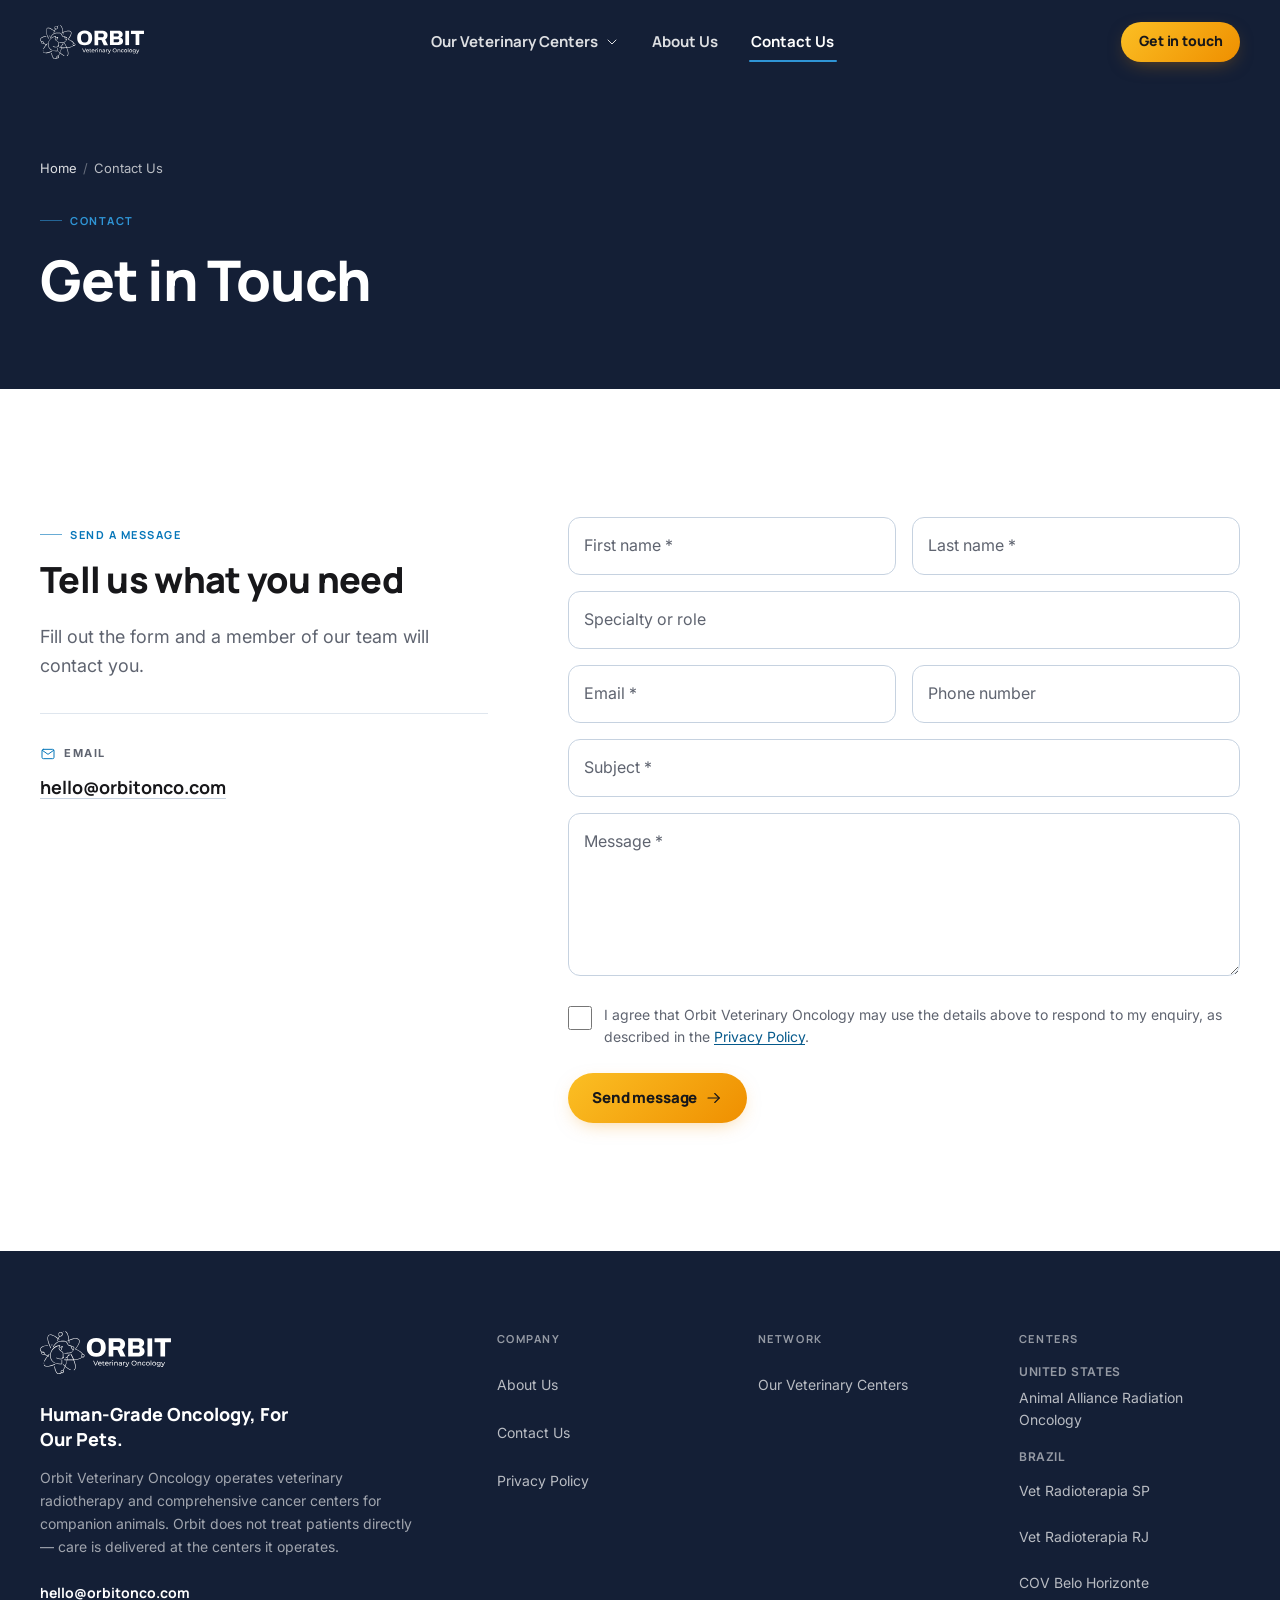
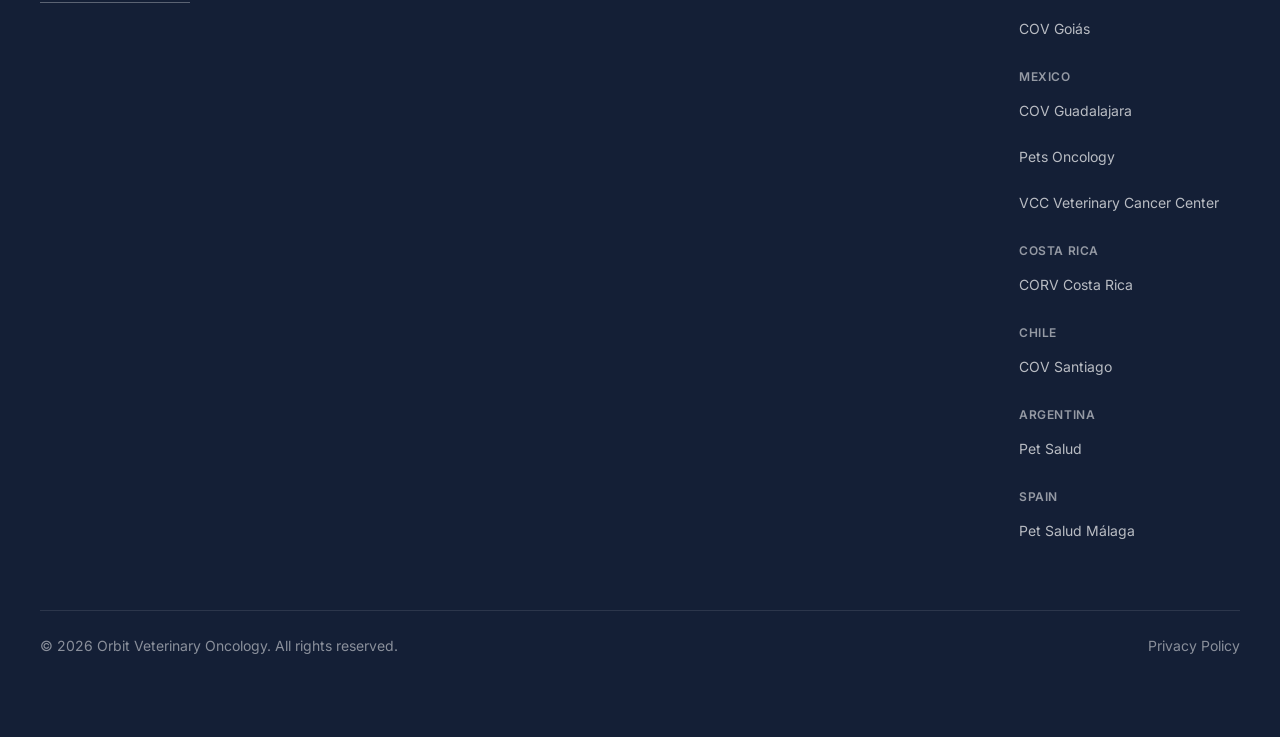
<file: contact-us/index.html>
<!DOCTYPE html><html lang="en-US"><head><meta name="robots" content="noindex, nofollow"/><meta charSet="utf-8"/><meta name="viewport" content="width=device-width, initial-scale=1"/><link rel="preload" as="image" href="/logo-white.svg"/><link rel="stylesheet" href="/_next/static/css/15f52cc2542b606e.css" data-precedence="next"/><link rel="preload" as="script" fetchPriority="low" href="/_next/static/chunks/webpack-c81f7fd28659d64f.js"/><script src="/_next/static/chunks/fd9d1056-32520efa714dca84.js" async=""></script><script src="/_next/static/chunks/117-5897e6a9cae5dace.js" async=""></script><script src="/_next/static/chunks/main-app-fa5c5f88d60b5bd4.js" async=""></script><script src="/_next/static/chunks/972-1893b86c5bb94483.js" async=""></script><script src="/_next/static/chunks/480-423c2e21efd8b5ae.js" async=""></script><script src="/_next/static/chunks/721-8752f2e96dad992c.js" async=""></script><script src="/_next/static/chunks/344-e7d54c1a8e6f05d0.js" async=""></script><script src="/_next/static/chunks/app/contact-us/page-b597d6f4650a7385.js" async=""></script><script src="/_next/static/chunks/app/layout-fdb30d86dce975b4.js" async=""></script><link rel="preconnect" href="https://fonts.googleapis.com"/><link rel="preconnect" href="https://fonts.gstatic.com" crossorigin=""/><meta name="theme-color" content="#141f36"/><title>Contact Orbit Veterinary Oncology</title><meta name="description" content="Get in touch with Orbit Veterinary Oncology. Send a message through the form or email hello@orbitonco.com, and a member of the team will come back to you."/><meta name="googlebot" content="index, follow, max-video-preview:-1, max-image-preview:large, max-snippet:-1"/><link rel="canonical" href="https://orbitonco.com/contact-us/"/><meta property="og:title" content="Contact Orbit Veterinary Oncology"/><meta property="og:description" content="Get in touch with Orbit Veterinary Oncology. Send a message through the form or email hello@orbitonco.com, and a member of the team will come back to you."/><meta property="og:url" content="https://orbitonco.com/contact-us/"/><meta property="og:site_name" content="Orbit Veterinary Oncology"/><meta property="og:locale" content="en_US"/><meta property="og:image" content="https://orbitonco.com/og-default.png"/><meta property="og:image:width" content="1200"/><meta property="og:image:height" content="675"/><meta property="og:image:alt" content="Orbit Veterinary Oncology — Human-Grade Oncology, For Our Pets."/><meta property="og:type" content="website"/><meta name="twitter:card" content="summary_large_image"/><meta name="twitter:title" content="Contact Orbit Veterinary Oncology"/><meta name="twitter:description" content="Get in touch with Orbit Veterinary Oncology. Send a message through the form or email hello@orbitonco.com, and a member of the team will come back to you."/><meta name="twitter:image" content="https://orbitonco.com/og-default.png"/><link rel="icon" href="/favicon.svg" type="image/svg+xml"/><link rel="apple-touch-icon" href="/apple-touch-icon.png" sizes="180x180"/><script>window.dataLayer = window.dataLayer || [];
function gtag(){dataLayer.push(arguments);}
gtag('consent', 'default', {
  ad_storage: 'denied',
  ad_user_data: 'denied',
  ad_personalization: 'denied',
  analytics_storage: 'denied',
  functionality_storage: 'denied',
  personalization_storage: 'denied',
  security_storage: 'granted',
  wait_for_update: 500
});
gtag('set', 'ads_data_redaction', true);
gtag('set', 'url_passthrough', true);</script><script>try{if('IntersectionObserver' in window && !window.matchMedia('(prefers-reduced-motion: reduce)').matches){document.documentElement.classList.add('js-reveal');}}catch(e){}</script><script type="application/ld+json">{"@context":"https://schema.org","@graph":[{"@type":["Organization","MedicalOrganization"],"@id":"https://orbitonco.com/#organization","name":"Orbit Veterinary Oncology","legalName":"Orbit Veterinary Oncology","alternateName":"Orbit","url":"https://orbitonco.com/","logo":{"@type":"ImageObject","@id":"https://orbitonco.com/#logo","url":"https://orbitonco.com/logo.svg","contentUrl":"https://orbitonco.com/logo.svg","width":359,"height":118,"caption":"Orbit Veterinary Oncology"},"image":{"@id":"https://orbitonco.com/#logo"},"description":"Orbit Veterinary Oncology operates veterinary radiotherapy and comprehensive cancer centers for companion animals, applying unified medical, technical and safety standards derived from four decades of human radiation oncology.","email":"hello@orbitonco.com","foundingDate":"2020","slogan":"Human-Grade Oncology, For Our Pets.","medicalSpecialty":"Oncologic","knowsAbout":["Veterinary radiation oncology","Veterinary radiotherapy","Linear accelerator","Radiotherapy treatment planning","Veterinary oncology","Comprehensive cancer care for companion animals","Radiotherapy center development and operation","Medical physics"],"areaServed":[{"@type":"Country","name":"United States","sameAs":"https://www.wikidata.org/wiki/Q30"},{"@type":"Country","name":"Brazil","sameAs":"https://www.wikidata.org/wiki/Q155"},{"@type":"Country","name":"Mexico","sameAs":"https://www.wikidata.org/wiki/Q96"},{"@type":"Country","name":"Costa Rica","sameAs":"https://www.wikidata.org/wiki/Q800"},{"@type":"Country","name":"Chile","sameAs":"https://www.wikidata.org/wiki/Q298"},{"@type":"Country","name":"Argentina","sameAs":"https://www.wikidata.org/wiki/Q414"},{"@type":"Country","name":"Spain","sameAs":"https://www.wikidata.org/wiki/Q29"}],"employee":[{"@type":"Person","name":"Guillermo Couto","description":"DACVIM in Internal Medicine and Oncology. +40 years of experience in Veterinary Oncology.","worksFor":{"@id":"https://orbitonco.com/#organization"}},{"@type":"Person","name":"Daniel Dosoretz","description":"Radiation Oncologist, consultant. Founder of 21st Century Oncology and Advocate.","worksFor":{"@id":"https://orbitonco.com/#organization"}},{"@type":"Person","name":"Daniel Galmarini","description":"Lead physicist. +25 years experience in treatment planning.","worksFor":{"@id":"https://orbitonco.com/#organization"}},{"@type":"Person","name":"Enrique Vaiani","description":"Engineer Manager, expert in linear accelerator maintenance.","worksFor":{"@id":"https://orbitonco.com/#organization"}},{"@type":"Person","name":"Ricardo Andisco","description":"Lead Architect. +75 radiation oncology projects completed.","worksFor":{"@id":"https://orbitonco.com/#organization"}},{"@type":"Person","name":"Frank English","description":"Structuring and Financing.","worksFor":{"@id":"https://orbitonco.com/#organization"}}],"subOrganization":[{"@type":"VeterinaryCare","name":"Animal Alliance Radiation Oncology · Palm Beach","url":"https://aaradonc.com"},{"@type":"VeterinaryCare","name":"Vet Radioterapia São Paulo","url":"https://vetradioterapiasp.com.br"},{"@type":"VeterinaryCare","name":"Vet Radioterapia Rio de Janeiro","url":"https://vetradioterapiarj.com.br"},{"@type":"VeterinaryCare","name":"Centro Oncológico Veterinário Belo Horizonte","url":"https://covbelohorizonte.com.br"},{"@type":"VeterinaryCare","name":"Centro Oncológico Veterinário Goiás","url":"https://covgoias.com.br"},{"@type":"VeterinaryCare","name":"Clínica Oncológica Veterinaria Guadalajara","url":"https://covguadalajara.mx"},{"@type":"VeterinaryCare","name":"Pets Oncology","url":"https://petsoncology.mx"},{"@type":"VeterinaryCare","name":"VCC – Veterinary Cancer Center","url":"https://veterinarycancercenter.mx"},{"@type":"VeterinaryCare","name":"Clínica de Oncología y Radioterapia Veterinaria Costa Rica","url":"https://corvcostarica.com"},{"@type":"VeterinaryCare","name":"Centro Oncológico Veterinario Santiago","url":"https://covsantiago.cl"},{"@type":"VeterinaryCare","name":"Pet Salud | Oncología Radiante Veterinaria","url":"https://pet-salud.com.ar"},{"@type":"VeterinaryCare","name":"Pet Salud Málaga | Radioterapia Veterinaria","url":"https://petsaludmalaga.es"}],"sameAs":["https://aaradonc.com","https://vetradioterapiasp.com.br","https://vetradioterapiarj.com.br","https://covbelohorizonte.com.br","https://covgoias.com.br","https://covguadalajara.mx","https://petsoncology.mx","https://veterinarycancercenter.mx","https://corvcostarica.com","https://covsantiago.cl","https://pet-salud.com.ar","https://petsaludmalaga.es"]},{"@type":"WebSite","@id":"https://orbitonco.com/#website","url":"https://orbitonco.com/","name":"Orbit Veterinary Oncology","description":"Orbit Veterinary Oncology operates veterinary radiotherapy and comprehensive cancer centers for companion animals, applying unified medical, technical and safety standards derived from four decades of human radiation oncology.","inLanguage":"en-US","publisher":{"@id":"https://orbitonco.com/#organization"}}]}</script><script src="/_next/static/chunks/polyfills-42372ed130431b0a.js" noModule=""></script></head><body><a class="skip-link" href="#main-content">Skip to content</a><header class="header"><div class="container-orbit header__inner"><a class="header__logo" aria-label="Orbit Veterinary Oncology — home" href="/"><img src="/logo-white.svg" alt="Orbit Veterinary Oncology" width="104" height="34"/></a><nav aria-label="Main" class="hidden lg:block"><ul class="flex items-center gap-7"><li class="relative"><a class="nav__link" aria-expanded="false" aria-controls=":R6kq:" href="/our-centers/">Our Veterinary Centers<svg width="16" height="16" viewBox="0 0 24 24" fill="none" stroke="currentColor" stroke-width="1.5" stroke-linecap="round" stroke-linejoin="round" aria-hidden="true" focusable="false"><path d="m6 9 6 6 6-6"></path></svg></a><div id=":R6kq:" class="nav__dropdown" data-open="false"><ul><li><a href="https://aaradonc.com" target="_blank" rel="noopener noreferrer" class="nav__dropdown-item" tabindex="-1"><span class="nav__dropdown-name">Animal Alliance Radiation Oncology</span><span class="nav__dropdown-meta">Palm Beach, United States</span></a></li><li><a href="https://vetradioterapiasp.com.br" target="_blank" rel="noopener noreferrer" class="nav__dropdown-item" tabindex="-1"><span class="nav__dropdown-name">Vet Radioterapia SP</span><span class="nav__dropdown-meta">São Paulo, Brazil</span></a></li><li><a href="https://vetradioterapiarj.com.br" target="_blank" rel="noopener noreferrer" class="nav__dropdown-item" tabindex="-1"><span class="nav__dropdown-name">Vet Radioterapia RJ</span><span class="nav__dropdown-meta">Rio de Janeiro, Brazil</span></a></li><li><a href="https://covbelohorizonte.com.br" target="_blank" rel="noopener noreferrer" class="nav__dropdown-item" tabindex="-1"><span class="nav__dropdown-name">COV Belo Horizonte</span><span class="nav__dropdown-meta">Belo Horizonte, Brazil</span></a></li><li><a href="https://covgoias.com.br" target="_blank" rel="noopener noreferrer" class="nav__dropdown-item" tabindex="-1"><span class="nav__dropdown-name">COV Goiás</span><span class="nav__dropdown-meta">Goiânia, Brazil</span></a></li><li><a href="https://covguadalajara.mx" target="_blank" rel="noopener noreferrer" class="nav__dropdown-item" tabindex="-1"><span class="nav__dropdown-name">COV Guadalajara</span><span class="nav__dropdown-meta">Guadalajara, Mexico</span></a></li><li><a href="https://petsoncology.mx" target="_blank" rel="noopener noreferrer" class="nav__dropdown-item" tabindex="-1"><span class="nav__dropdown-name">Pets Oncology</span><span class="nav__dropdown-meta">Colonia Del Valle Centro, Mexico City</span></a></li><li><a href="https://veterinarycancercenter.mx" target="_blank" rel="noopener noreferrer" class="nav__dropdown-item" tabindex="-1"><span class="nav__dropdown-name">VCC Veterinary Cancer Center</span><span class="nav__dropdown-meta">Verónica Anzúres, Mexico City</span></a></li><li><a href="https://corvcostarica.com" target="_blank" rel="noopener noreferrer" class="nav__dropdown-item" tabindex="-1"><span class="nav__dropdown-name">CORV Costa Rica</span><span class="nav__dropdown-meta">San José, Costa Rica</span></a></li><li><a href="https://covsantiago.cl" target="_blank" rel="noopener noreferrer" class="nav__dropdown-item" tabindex="-1"><span class="nav__dropdown-name">COV Santiago</span><span class="nav__dropdown-meta">Santiago, Chile</span></a></li><li><a href="https://pet-salud.com.ar" target="_blank" rel="noopener noreferrer" class="nav__dropdown-item" tabindex="-1"><span class="nav__dropdown-name">Pet Salud</span><span class="nav__dropdown-meta">Buenos Aires, Argentina</span></a></li><li><a href="https://petsaludmalaga.es" target="_blank" rel="noopener noreferrer" class="nav__dropdown-item" tabindex="-1"><span class="nav__dropdown-name">Pet Salud Málaga</span><span class="nav__dropdown-meta">Málaga, Spain</span></a></li></ul></div></li><li><a class="nav__link" href="/about-us/">About Us</a></li><li><a class="nav__link" aria-current="page" href="/contact-us/">Contact Us</a></li></ul></nav><div class="flex items-center gap-2"><a class="btn btn--primary btn--sm hidden sm:inline-flex" href="/contact-us/">Get in touch</a><button type="button" class="burger lg:hidden" aria-expanded="false" aria-controls=":R6kqH1:" aria-label="Open menu"><span></span><span></span><span></span></button></div></div></header><div id=":R6kqH1:" class="mobile-menu lg:hidden" data-open="false"><nav aria-label="Mobile"><ul><li class="mobile-menu__item" style="--i:0"><a class="mobile-menu__link" tabindex="-1" href="/our-centers/">Our Veterinary Centers</a></li><li class="mobile-menu__item" style="--i:1"><a class="mobile-menu__link" tabindex="-1" href="/about-us/">About Us</a></li><li class="mobile-menu__item" style="--i:2"><a class="mobile-menu__link" tabindex="-1" aria-current="page" href="/contact-us/">Contact Us</a></li></ul></nav><div class="mobile-menu__item mt-8" style="--i:3"><a class="btn btn--primary w-full" tabindex="-1" href="/contact-us/">Get in touch</a></div></div><main id="main-content"><div class="page-transition"><script type="application/ld+json">{"@context":"https://schema.org","@type":"BreadcrumbList","itemListElement":[{"@type":"ListItem","position":1,"name":"Home","item":"https://orbitonco.com/"},{"@type":"ListItem","position":2,"name":"Contact Us","item":"https://orbitonco.com/contact-us/"}]}</script><script type="application/ld+json">{"@context":"https://schema.org","@type":"ContactPage","@id":"https://orbitonco.com/contact-us/#webpage","url":"https://orbitonco.com/contact-us/","name":"Contact Orbit Veterinary Oncology","description":"Get in touch with Orbit Veterinary Oncology. Send a message through the form or email hello@orbitonco.com, and a member of the team will come back to you.","inLanguage":"en-US","isPartOf":{"@id":"https://orbitonco.com/#website"},"about":{"@id":"https://orbitonco.com/#organization"},"publisher":{"@id":"https://orbitonco.com/#organization"}}</script><section class="hero bg-navy pb-16 pt-[calc(var(--header-h)+2.5rem)] lg:pb-20 lg:pt-[calc(var(--header-h)+4.5rem)]"><div class="container-orbit hero__content"><div class="text-white/70 [&amp;_a:hover]:text-white [&amp;_a]:text-white/85"><nav aria-label="Breadcrumb"><ol class="breadcrumbs"><li class="flex items-center gap-1.5"><a href="/">Home</a><span class="breadcrumbs__sep" aria-hidden="true">/</span></li><li class="flex items-center gap-1.5"><span aria-current="page">Contact Us</span></li></ol></nav></div><p class="eyebrow mt-8 text-brand-light">Contact</p><h1 class="mt-5 max-w-[20ch] text-3xl text-white sm:text-4xl lg:text-6xl">Get in Touch</h1></div></section><section class="section"><div class="container-orbit"><div id="contact" class="grid gap-12 lg:grid-cols-[minmax(0,0.8fr)_minmax(0,1.2fr)] lg:gap-20"><div data-reveal="true"><p class="eyebrow">Send a message</p><h2 class="mt-4 text-3xl lg:text-4xl">Tell us what you need</h2><p class="lede mt-5">Fill out the form and a member of our team will contact you.</p><dl class="mt-8 grid gap-5 border-t border-line pt-8"><div><dt class="flex items-center gap-2 text-2xs font-bold uppercase tracking-[0.14em] text-muted"><svg width="16" height="16" viewBox="0 0 24 24" fill="none" stroke="currentColor" stroke-width="1.5" stroke-linecap="round" stroke-linejoin="round" class="text-brand" aria-hidden="true" focusable="false"><rect x="3" y="5" width="18" height="14" rx="2"></rect><path d="m3.5 6.5 8.5 6 8.5-6"></path></svg>Email</dt><dd class="mt-1 font-display text-lg font-bold"><a href="mailto:hello@orbitonco.com" class="inline-flex min-h-[44px] items-center text-deep underline decoration-line-strong underline-offset-4 transition-colors duration-180 hover:text-brand-dark hover:decoration-brand">hello@orbitonco.com</a></dd></div></dl></div><div data-reveal="true" style="--i:1"><form noValidate="" class="grid gap-4"><div class="hp-field" aria-hidden="true"><label for="botcheck">Do not fill this in</label><input id="botcheck" type="text" tabindex="-1" autoComplete="off" name="botcheck"/></div><div class="grid gap-4 sm:grid-cols-2"><div class="field"><input id="firstName" class="field__input" placeholder=" " maxLength="60" autoComplete="given-name" type="text" name="firstName"/><label for="firstName" class="field__label">First name<span aria-hidden="true"> *</span></label></div><div class="field"><input id="lastName" class="field__input" placeholder=" " maxLength="60" autoComplete="family-name" type="text" name="lastName"/><label for="lastName" class="field__label">Last name<span aria-hidden="true"> *</span></label></div></div><div class="field"><input id="specialty" class="field__input" placeholder=" " maxLength="80" autoComplete="organization-title" type="text" name="specialty"/><label for="specialty" class="field__label">Specialty or role</label></div><div class="grid gap-4 sm:grid-cols-2"><div class="field"><input id="email" class="field__input" placeholder=" " maxLength="120" autoComplete="email" type="email" name="email"/><label for="email" class="field__label">Email<span aria-hidden="true"> *</span></label></div><div class="field"><input id="phone" class="field__input" placeholder=" " maxLength="32" autoComplete="tel" type="tel" inputMode="tel" name="phone"/><label for="phone" class="field__label">Phone number</label></div></div><div class="field"><input id="subject" class="field__input" placeholder=" " maxLength="120" type="text" name="subject"/><label for="subject" class="field__label">Subject<span aria-hidden="true"> *</span></label></div><div class="field"><textarea id="message" class="field__input" placeholder=" " maxLength="2000" name="message" rows="5"></textarea><label for="message" class="field__label">Message<span aria-hidden="true"> *</span></label></div><div class="mt-1"><label class="flex items-start gap-3 text-sm text-muted"><input type="checkbox" class="mt-0.5 h-6 w-6 flex-none accent-brand" name="consent"/><span>I agree that Orbit Veterinary Oncology may use the details above to respond to my enquiry, as described in the<!-- --> <a class="text-brand-dark underline underline-offset-2" href="/privacy-policy/">Privacy Policy</a>.</span></label></div><div class="mt-2"><button type="submit" class="btn btn--primary">Send message<svg width="18" height="18" viewBox="0 0 24 24" fill="none" stroke="currentColor" stroke-width="1.5" stroke-linecap="round" stroke-linejoin="round" aria-hidden="true" focusable="false"><path d="M4 12h15"></path><path d="m13 6 6 6-6 6"></path></svg></button></div></form></div></div></div></section></div></main><footer class="bg-navy text-white/70"><div class="container-orbit py-16 lg:py-20"><div class="grid gap-12 lg:grid-cols-[minmax(0,1.1fr)_minmax(0,2fr)]"><div><a aria-label="Orbit Veterinary Oncology — home" class="inline-flex min-h-[44px] items-center" href="/"><img src="/logo-white.svg" alt="Orbit Veterinary Oncology" width="131" height="43"/></a><p class="mt-5 max-w-xs font-display text-lg font-extrabold leading-snug text-white">Human-Grade Oncology, For Our Pets.</p><p class="mt-4 max-w-sm text-sm leading-relaxed text-white/60">Orbit Veterinary Oncology operates veterinary radiotherapy and comprehensive cancer centers for companion animals. Orbit does not treat patients directly — care is delivered at the centers it operates.</p><p class="mt-6 text-sm"><a href="mailto:hello@orbitonco.com" class="font-display font-bold text-white underline decoration-white/30 underline-offset-4 hover:decoration-white">hello@orbitonco.com</a></p></div><div class="grid gap-10 sm:grid-cols-2 lg:grid-cols-3"><div><h2 class="text-2xs font-bold uppercase tracking-[0.14em] text-white/55">Company</h2><ul class="mt-4 grid gap-1"><li><a class="inline-flex min-h-[44px] items-center text-sm text-white/70 transition-colors duration-180 hover:text-white" href="/about-us/">About Us</a></li><li><a class="inline-flex min-h-[44px] items-center text-sm text-white/70 transition-colors duration-180 hover:text-white" href="/contact-us/">Contact Us</a></li><li><a class="inline-flex min-h-[44px] items-center text-sm text-white/70 transition-colors duration-180 hover:text-white" href="/privacy-policy/">Privacy Policy</a></li></ul></div><div><h2 class="text-2xs font-bold uppercase tracking-[0.14em] text-white/55">Network</h2><ul class="mt-4 grid gap-1"><li><a class="inline-flex min-h-[44px] items-center text-sm text-white/70 transition-colors duration-180 hover:text-white" href="/our-centers/">Our Veterinary Centers</a></li></ul></div><div class="sm:col-span-2 lg:col-span-1"><h2 class="text-2xs font-bold uppercase tracking-[0.14em] text-white/55">Centers</h2><div class="mt-4 grid gap-4"><div><p class="text-xs font-semibold uppercase tracking-wider text-white/55">United States</p><ul class="mt-1 grid gap-0.5"><li><a href="https://aaradonc.com" target="_blank" rel="noopener noreferrer" class="inline-flex min-h-[44px] items-center text-sm text-white/70 transition-colors duration-180 hover:text-white">Animal Alliance Radiation Oncology</a></li></ul></div><div><p class="text-xs font-semibold uppercase tracking-wider text-white/55">Brazil</p><ul class="mt-1 grid gap-0.5"><li><a href="https://vetradioterapiasp.com.br" target="_blank" rel="noopener noreferrer" class="inline-flex min-h-[44px] items-center text-sm text-white/70 transition-colors duration-180 hover:text-white">Vet Radioterapia SP</a></li><li><a href="https://vetradioterapiarj.com.br" target="_blank" rel="noopener noreferrer" class="inline-flex min-h-[44px] items-center text-sm text-white/70 transition-colors duration-180 hover:text-white">Vet Radioterapia RJ</a></li><li><a href="https://covbelohorizonte.com.br" target="_blank" rel="noopener noreferrer" class="inline-flex min-h-[44px] items-center text-sm text-white/70 transition-colors duration-180 hover:text-white">COV Belo Horizonte</a></li><li><a href="https://covgoias.com.br" target="_blank" rel="noopener noreferrer" class="inline-flex min-h-[44px] items-center text-sm text-white/70 transition-colors duration-180 hover:text-white">COV Goiás</a></li></ul></div><div><p class="text-xs font-semibold uppercase tracking-wider text-white/55">Mexico</p><ul class="mt-1 grid gap-0.5"><li><a href="https://covguadalajara.mx" target="_blank" rel="noopener noreferrer" class="inline-flex min-h-[44px] items-center text-sm text-white/70 transition-colors duration-180 hover:text-white">COV Guadalajara</a></li><li><a href="https://petsoncology.mx" target="_blank" rel="noopener noreferrer" class="inline-flex min-h-[44px] items-center text-sm text-white/70 transition-colors duration-180 hover:text-white">Pets Oncology</a></li><li><a href="https://veterinarycancercenter.mx" target="_blank" rel="noopener noreferrer" class="inline-flex min-h-[44px] items-center text-sm text-white/70 transition-colors duration-180 hover:text-white">VCC Veterinary Cancer Center</a></li></ul></div><div><p class="text-xs font-semibold uppercase tracking-wider text-white/55">Costa Rica</p><ul class="mt-1 grid gap-0.5"><li><a href="https://corvcostarica.com" target="_blank" rel="noopener noreferrer" class="inline-flex min-h-[44px] items-center text-sm text-white/70 transition-colors duration-180 hover:text-white">CORV Costa Rica</a></li></ul></div><div><p class="text-xs font-semibold uppercase tracking-wider text-white/55">Chile</p><ul class="mt-1 grid gap-0.5"><li><a href="https://covsantiago.cl" target="_blank" rel="noopener noreferrer" class="inline-flex min-h-[44px] items-center text-sm text-white/70 transition-colors duration-180 hover:text-white">COV Santiago</a></li></ul></div><div><p class="text-xs font-semibold uppercase tracking-wider text-white/55">Argentina</p><ul class="mt-1 grid gap-0.5"><li><a href="https://pet-salud.com.ar" target="_blank" rel="noopener noreferrer" class="inline-flex min-h-[44px] items-center text-sm text-white/70 transition-colors duration-180 hover:text-white">Pet Salud</a></li></ul></div><div><p class="text-xs font-semibold uppercase tracking-wider text-white/55">Spain</p><ul class="mt-1 grid gap-0.5"><li><a href="https://petsaludmalaga.es" target="_blank" rel="noopener noreferrer" class="inline-flex min-h-[44px] items-center text-sm text-white/70 transition-colors duration-180 hover:text-white">Pet Salud Málaga</a></li></ul></div></div></div></div></div><div class="mt-14 flex flex-col gap-3 border-t border-white/10 pt-6 text-sm text-white/50 sm:flex-row sm:items-center sm:justify-between"><p>© <!-- -->2026<!-- --> <!-- -->Orbit Veterinary Oncology<!-- -->. All rights reserved.</p><p><a class="hover:text-white" href="/privacy-policy/">Privacy Policy</a></p></div></div></footer><script src="/_next/static/chunks/webpack-c81f7fd28659d64f.js" async=""></script><script>(self.__next_f=self.__next_f||[]).push([0]);self.__next_f.push([2,null])</script><script>self.__next_f.push([1,"1:HL[\"/_next/static/css/15f52cc2542b606e.css\",\"style\"]\n"])</script><script>self.__next_f.push([1,"2:I[2846,[],\"\"]\n4:I[2972,[\"972\",\"static/chunks/972-1893b86c5bb94483.js\",\"480\",\"static/chunks/480-423c2e21efd8b5ae.js\",\"721\",\"static/chunks/721-8752f2e96dad992c.js\",\"344\",\"static/chunks/344-e7d54c1a8e6f05d0.js\",\"746\",\"static/chunks/app/contact-us/page-b597d6f4650a7385.js\"],\"\"]\n5:I[6135,[\"972\",\"static/chunks/972-1893b86c5bb94483.js\",\"480\",\"static/chunks/480-423c2e21efd8b5ae.js\",\"721\",\"static/chunks/721-8752f2e96dad992c.js\",\"344\",\"static/chunks/344-e7d54c1a8e6f05d0.js\",\"746\",\"static/chunks/app/contact-us/page-b597d6f4650a7385.js\"],\"EmailLink\"]\n6:I[6344,[\"972\",\"static/chunks/972-1893b86c5bb94483.js\",\"480\",\"static/chunks/480-423c2e21efd8b5ae.js\",\"721\",\"static/chunks/721-8752f2e96dad992c.js\",\"344\",\"static/chunks/344-e7d54c1a8e6f05d0.js\",\"746\",\"static/chunks/app/contact-us/page-b597d6f4650a7385.js\"],\"FormContact\"]\n7:I[4707,[],\"\"]\n8:I[6423,[],\"\"]\na:I[5181,[\"972\",\"static/chunks/972-1893b86c5bb94483.js\",\"721\",\"static/chunks/721-8752f2e96dad992c.js\",\"185\",\"static/chunks/app/layout-fdb30d86dce975b4.js\"],\"SmoothScroll\"]\nb:I[978,[\"972\",\"static/chunks/972-1893b86c5bb94483.js\",\"721\",\"static/chunks/721-8752f2e96dad992c.js\",\"185\",\"static/chunks/app/layout-fdb30d86dce975b4.js\"],\"RevealController\"]\nc:I[6519,[\"972\",\"static/chunks/972-1893b86c5bb94483.js\",\"721\",\"static/chunks/721-8752f2e96dad992c.js\",\"185\",\"static/chunks/app/layout-fdb30d86dce975b4.js\"],\"ScrollTracker\"]\nd:I[9372,[\"972\",\"static/chunks/972-1893b86c5bb94483.js\",\"721\",\"static/chunks/721-8752f2e96dad992c.js\",\"185\",\"static/chunks/app/layout-fdb30d86dce975b4.js\"],\"Header\"]\ne:I[8589,[\"972\",\"static/chunks/972-1893b86c5bb94483.js\",\"721\",\"static/chunks/721-8752f2e96dad992c.js\",\"185\",\"static/chunks/app/layout-fdb30d86dce975b4.js\"],\"PageTransition\"]\n16:I[1060,[],\"\"]\n9:T1398,"])</script><script>self.__next_f.push([1,"{\"@context\":\"https://schema.org\",\"@graph\":[{\"@type\":[\"Organization\",\"MedicalOrganization\"],\"@id\":\"https://orbitonco.com/#organization\",\"name\":\"Orbit Veterinary Oncology\",\"legalName\":\"Orbit Veterinary Oncology\",\"alternateName\":\"Orbit\",\"url\":\"https://orbitonco.com/\",\"logo\":{\"@type\":\"ImageObject\",\"@id\":\"https://orbitonco.com/#logo\",\"url\":\"https://orbitonco.com/logo.svg\",\"contentUrl\":\"https://orbitonco.com/logo.svg\",\"width\":359,\"height\":118,\"caption\":\"Orbit Veterinary Oncology\"},\"image\":{\"@id\":\"https://orbitonco.com/#logo\"},\"description\":\"Orbit Veterinary Oncology operates veterinary radiotherapy and comprehensive cancer centers for companion animals, applying unified medical, technical and safety standards derived from four decades of human radiation oncology.\",\"email\":\"hello@orbitonco.com\",\"foundingDate\":\"2020\",\"slogan\":\"Human-Grade Oncology, For Our Pets.\",\"medicalSpecialty\":\"Oncologic\",\"knowsAbout\":[\"Veterinary radiation oncology\",\"Veterinary radiotherapy\",\"Linear accelerator\",\"Radiotherapy treatment planning\",\"Veterinary oncology\",\"Comprehensive cancer care for companion animals\",\"Radiotherapy center development and operation\",\"Medical physics\"],\"areaServed\":[{\"@type\":\"Country\",\"name\":\"United States\",\"sameAs\":\"https://www.wikidata.org/wiki/Q30\"},{\"@type\":\"Country\",\"name\":\"Brazil\",\"sameAs\":\"https://www.wikidata.org/wiki/Q155\"},{\"@type\":\"Country\",\"name\":\"Mexico\",\"sameAs\":\"https://www.wikidata.org/wiki/Q96\"},{\"@type\":\"Country\",\"name\":\"Costa Rica\",\"sameAs\":\"https://www.wikidata.org/wiki/Q800\"},{\"@type\":\"Country\",\"name\":\"Chile\",\"sameAs\":\"https://www.wikidata.org/wiki/Q298\"},{\"@type\":\"Country\",\"name\":\"Argentina\",\"sameAs\":\"https://www.wikidata.org/wiki/Q414\"},{\"@type\":\"Country\",\"name\":\"Spain\",\"sameAs\":\"https://www.wikidata.org/wiki/Q29\"}],\"employee\":[{\"@type\":\"Person\",\"name\":\"Guillermo Couto\",\"description\":\"DACVIM in Internal Medicine and Oncology. +40 years of experience in Veterinary Oncology.\",\"worksFor\":{\"@id\":\"https://orbitonco.com/#organization\"}},{\"@type\":\"Person\",\"name\":\"Daniel Dosoretz\",\"description\":\"Radiation Oncologist, consultant. Founder of 21st Century Oncology and Advocate.\",\"worksFor\":{\"@id\":\"https://orbitonco.com/#organization\"}},{\"@type\":\"Person\",\"name\":\"Daniel Galmarini\",\"description\":\"Lead physicist. +25 years experience in treatment planning.\",\"worksFor\":{\"@id\":\"https://orbitonco.com/#organization\"}},{\"@type\":\"Person\",\"name\":\"Enrique Vaiani\",\"description\":\"Engineer Manager, expert in linear accelerator maintenance.\",\"worksFor\":{\"@id\":\"https://orbitonco.com/#organization\"}},{\"@type\":\"Person\",\"name\":\"Ricardo Andisco\",\"description\":\"Lead Architect. +75 radiation oncology projects completed.\",\"worksFor\":{\"@id\":\"https://orbitonco.com/#organization\"}},{\"@type\":\"Person\",\"name\":\"Frank English\",\"description\":\"Structuring and Financing.\",\"worksFor\":{\"@id\":\"https://orbitonco.com/#organization\"}}],\"subOrganization\":[{\"@type\":\"VeterinaryCare\",\"name\":\"Animal Alliance Radiation Oncology · Palm Beach\",\"url\":\"https://aaradonc.com\"},{\"@type\":\"VeterinaryCare\",\"name\":\"Vet Radioterapia São Paulo\",\"url\":\"https://vetradioterapiasp.com.br\"},{\"@type\":\"VeterinaryCare\",\"name\":\"Vet Radioterapia Rio de Janeiro\",\"url\":\"https://vetradioterapiarj.com.br\"},{\"@type\":\"VeterinaryCare\",\"name\":\"Centro Oncológico Veterinário Belo Horizonte\",\"url\":\"https://covbelohorizonte.com.br\"},{\"@type\":\"VeterinaryCare\",\"name\":\"Centro Oncológico Veterinário Goiás\",\"url\":\"https://covgoias.com.br\"},{\"@type\":\"VeterinaryCare\",\"name\":\"Clínica Oncológica Veterinaria Guadalajara\",\"url\":\"https://covguadalajara.mx\"},{\"@type\":\"VeterinaryCare\",\"name\":\"Pets Oncology\",\"url\":\"https://petsoncology.mx\"},{\"@type\":\"VeterinaryCare\",\"name\":\"VCC – Veterinary Cancer Center\",\"url\":\"https://veterinarycancercenter.mx\"},{\"@type\":\"VeterinaryCare\",\"name\":\"Clínica de Oncología y Radioterapia Veterinaria Costa Rica\",\"url\":\"https://corvcostarica.com\"},{\"@type\":\"VeterinaryCare\",\"name\":\"Centro Oncológico Veterinario Santiago\",\"url\":\"https://covsantiago.cl\"},{\"@type\":\"VeterinaryCare\",\"name\":\"Pet Salud | Oncología Radiante Veterinaria\",\"url\":\"https://pet-salud.com.ar\"},{\"@type\":\"VeterinaryCare\",\"name\":\"Pet Salud Málaga | Radioterapia Veterinaria\",\"url\":\"https://petsaludmalaga.es\"}],\"sameAs\":[\"https://aaradonc.com\",\"https://vetradioterapiasp.com.br\",\"https://vetradioterapiarj.com.br\",\"https://covbelohorizonte.com.br\",\"https://covgoias.com.br\",\"https://covguadalajara.mx\",\"https://petsoncology.mx\",\"https://veterinarycancercenter.mx\",\"https://corvcostarica.com\",\"https://covsantiago.cl\",\"https://pet-salud.com.ar\",\"https://petsaludmalaga.es\"]},{\"@type\":\"WebSite\",\"@id\":\"https://orbitonco.com/#website\",\"url\":\"https://orbitonco.com/\",\"name\":\"Orbit Veterinary Oncology\",\"description\":\"Orbit Veterinary Oncology operates veterinary radiotherapy and comprehensive cancer centers for companion animals, applying unified medical, technical and safety standards derived from four decades of human radiation oncology.\",\"inLanguage\":\"en-US\",\"publisher\":{\"@id\":\"https://orbitonco.com/#organization\"}}]}"])</script><script>self.__next_f.push([1,"12:{\"d\":\"M4 12h15\"}\n11:[\"$\",\"path\",null,\"$12\"]\n14:{\"d\":\"m13 6 6 6-6 6\"}\n13:[\"$\",\"path\",null,\"$14\"]\n10:[\"$11\",\"$13\"]\nf:\"$10\"\n17:[]\n"])</script><script>self.__next_f.push([1,"0:[\"$\",\"$L2\",null,{\"buildId\":\"xK1s80wmrIgPNL40ctjaB\",\"assetPrefix\":\"\",\"urlParts\":[\"\",\"contact-us\",\"\"],\"initialTree\":[\"\",{\"children\":[\"contact-us\",{\"children\":[\"__PAGE__\",{}]}]},\"$undefined\",\"$undefined\",true],\"initialSeedData\":[\"\",{\"children\":[\"contact-us\",{\"children\":[\"__PAGE__\",{},[[\"$L3\",[[\"$\",\"script\",null,{\"type\":\"application/ld+json\",\"dangerouslySetInnerHTML\":{\"__html\":\"{\\\"@context\\\":\\\"https://schema.org\\\",\\\"@type\\\":\\\"BreadcrumbList\\\",\\\"itemListElement\\\":[{\\\"@type\\\":\\\"ListItem\\\",\\\"position\\\":1,\\\"name\\\":\\\"Home\\\",\\\"item\\\":\\\"https://orbitonco.com/\\\"},{\\\"@type\\\":\\\"ListItem\\\",\\\"position\\\":2,\\\"name\\\":\\\"Contact Us\\\",\\\"item\\\":\\\"https://orbitonco.com/contact-us/\\\"}]}\"}}],[\"$\",\"script\",null,{\"type\":\"application/ld+json\",\"dangerouslySetInnerHTML\":{\"__html\":\"{\\\"@context\\\":\\\"https://schema.org\\\",\\\"@type\\\":\\\"ContactPage\\\",\\\"@id\\\":\\\"https://orbitonco.com/contact-us/#webpage\\\",\\\"url\\\":\\\"https://orbitonco.com/contact-us/\\\",\\\"name\\\":\\\"Contact Orbit Veterinary Oncology\\\",\\\"description\\\":\\\"Get in touch with Orbit Veterinary Oncology. Send a message through the form or email hello@orbitonco.com, and a member of the team will come back to you.\\\",\\\"inLanguage\\\":\\\"en-US\\\",\\\"isPartOf\\\":{\\\"@id\\\":\\\"https://orbitonco.com/#website\\\"},\\\"about\\\":{\\\"@id\\\":\\\"https://orbitonco.com/#organization\\\"},\\\"publisher\\\":{\\\"@id\\\":\\\"https://orbitonco.com/#organization\\\"}}\"}}],[\"$\",\"section\",null,{\"className\":\"hero bg-navy pb-16 pt-[calc(var(--header-h)+2.5rem)] lg:pb-20 lg:pt-[calc(var(--header-h)+4.5rem)]\",\"children\":[null,[\"$\",\"div\",null,{\"className\":\"container-orbit hero__content\",\"children\":[[\"$\",\"div\",null,{\"className\":\"text-white/70 [\u0026_a:hover]:text-white [\u0026_a]:text-white/85\",\"children\":[\"$\",\"nav\",null,{\"aria-label\":\"Breadcrumb\",\"children\":[\"$\",\"ol\",null,{\"className\":\"breadcrumbs\",\"children\":[[\"$\",\"li\",\"/\",{\"className\":\"flex items-center gap-1.5\",\"children\":[[\"$\",\"$L4\",null,{\"href\":\"/\",\"children\":\"Home\"}],[\"$\",\"span\",null,{\"className\":\"breadcrumbs__sep\",\"aria-hidden\":\"true\",\"children\":\"/\"}]]}],[\"$\",\"li\",\"/contact-us/\",{\"className\":\"flex items-center gap-1.5\",\"children\":[\"$\",\"span\",null,{\"aria-current\":\"page\",\"children\":\"Contact Us\"}]}]]}]}]}],[\"$\",\"p\",null,{\"className\":\"eyebrow mt-8 text-brand-light\",\"children\":\"Contact\"}],[\"$\",\"h1\",null,{\"className\":\"mt-5 max-w-[20ch] text-3xl text-white sm:text-4xl lg:text-6xl\",\"children\":\"Get in Touch\"}],null,null]}]]}],[\"$\",\"section\",null,{\"className\":\"section\",\"children\":[\"$\",\"div\",null,{\"className\":\"container-orbit\",\"children\":[\"$\",\"div\",null,{\"id\":\"contact\",\"className\":\"grid gap-12 lg:grid-cols-[minmax(0,0.8fr)_minmax(0,1.2fr)] lg:gap-20\",\"children\":[[\"$\",\"div\",null,{\"data-reveal\":true,\"children\":[[\"$\",\"p\",null,{\"className\":\"eyebrow\",\"children\":\"Send a message\"}],[\"$\",\"h2\",null,{\"className\":\"mt-4 text-3xl lg:text-4xl\",\"children\":\"Tell us what you need\"}],[\"$\",\"p\",null,{\"className\":\"lede mt-5\",\"children\":\"Fill out the form and a member of our team will contact you.\"}],[\"$\",\"dl\",null,{\"className\":\"mt-8 grid gap-5 border-t border-line pt-8\",\"children\":[\"$\",\"div\",null,{\"children\":[[\"$\",\"dt\",null,{\"className\":\"flex items-center gap-2 text-2xs font-bold uppercase tracking-[0.14em] text-muted\",\"children\":[[\"$\",\"svg\",null,{\"width\":16,\"height\":16,\"viewBox\":\"0 0 24 24\",\"fill\":\"none\",\"stroke\":\"currentColor\",\"strokeWidth\":1.5,\"strokeLinecap\":\"round\",\"strokeLinejoin\":\"round\",\"className\":\"text-brand\",\"role\":\"$undefined\",\"aria-hidden\":true,\"focusable\":\"false\",\"children\":[null,[[\"$\",\"rect\",null,{\"x\":\"3\",\"y\":\"5\",\"width\":\"18\",\"height\":\"14\",\"rx\":\"2\"}],[\"$\",\"path\",null,{\"d\":\"m3.5 6.5 8.5 6 8.5-6\"}]]]}],\"Email\"]}],[\"$\",\"dd\",null,{\"className\":\"mt-1 font-display text-lg font-bold\",\"children\":[\"$\",\"$L5\",null,{\"ctaLocation\":\"contact_page\",\"className\":\"inline-flex min-h-[44px] items-center text-deep underline decoration-line-strong underline-offset-4 transition-colors duration-180 hover:text-brand-dark hover:decoration-brand\"}]}]]}]}]]}],[\"$\",\"div\",null,{\"data-reveal\":true,\"style\":{\"--i\":1},\"children\":[\"$\",\"$L6\",null,{}]}]]}]}]}]],null],null],null]},[null,[\"$\",\"$L7\",null,{\"parallelRouterKey\":\"children\",\"segmentPath\":[\"children\",\"contact-us\",\"children\"],\"error\":\"$undefined\",\"errorStyles\":\"$undefined\",\"errorScripts\":\"$undefined\",\"template\":[\"$\",\"$L8\",null,{}],\"templateStyles\":\"$undefined\",\"templateScripts\":\"$undefined\",\"notFound\":\"$undefined\",\"notFoundStyles\":\"$undefined\"}]],null]},[[[[\"$\",\"link\",\"0\",{\"rel\":\"stylesheet\",\"href\":\"/_next/static/css/15f52cc2542b606e.css\",\"precedence\":\"next\",\"crossOrigin\":\"$undefined\"}]],[\"$\",\"html\",null,{\"lang\":\"en-US\",\"children\":[[\"$\",\"head\",null,{\"children\":[[\"$\",\"link\",null,{\"rel\":\"preconnect\",\"href\":\"https://fonts.googleapis.com\"}],[\"$\",\"link\",null,{\"rel\":\"preconnect\",\"href\":\"https://fonts.gstatic.com\",\"crossOrigin\":\"\"}],[\"$\",\"script\",null,{\"dangerouslySetInnerHTML\":{\"__html\":\"window.dataLayer = window.dataLayer || [];\\nfunction gtag(){dataLayer.push(arguments);}\\ngtag('consent', 'default', {\\n  ad_storage: 'denied',\\n  ad_user_data: 'denied',\\n  ad_personalization: 'denied',\\n  analytics_storage: 'denied',\\n  functionality_storage: 'denied',\\n  personalization_storage: 'denied',\\n  security_storage: 'granted',\\n  wait_for_update: 500\\n});\\ngtag('set', 'ads_data_redaction', true);\\ngtag('set', 'url_passthrough', true);\"}}],null,[\"$\",\"script\",null,{\"dangerouslySetInnerHTML\":{\"__html\":\"try{if('IntersectionObserver' in window \u0026\u0026 !window.matchMedia('(prefers-reduced-motion: reduce)').matches){document.documentElement.classList.add('js-reveal');}}catch(e){}\"}}],[\"$\",\"script\",null,{\"type\":\"application/ld+json\",\"dangerouslySetInnerHTML\":{\"__html\":\"$9\"}}]]}],[\"$\",\"body\",null,{\"children\":[null,[\"$\",\"a\",null,{\"className\":\"skip-link\",\"href\":\"#main-content\",\"children\":\"Skip to content\"}],[\"$\",\"$La\",null,{}],[\"$\",\"$Lb\",null,{}],[\"$\",\"$Lc\",null,{}],[\"$\",\"$Ld\",null,{}],[\"$\",\"main\",null,{\"id\":\"main-content\",\"children\":[\"$\",\"$Le\",null,{\"children\":[\"$\",\"$L7\",null,{\"parallelRouterKey\":\"children\",\"segmentPath\":[\"children\"],\"error\":\"$undefined\",\"errorStyles\":\"$undefined\",\"errorScripts\":\"$undefined\",\"template\":[\"$\",\"$L8\",null,{}],\"templateStyles\":\"$undefined\",\"templateScripts\":\"$undefined\",\"notFound\":[[\"$\",\"section\",null,{\"className\":\"bg-navy pb-20 pt-[calc(var(--header-h)+4rem)] lg:pb-28 lg:pt-[calc(var(--header-h)+7rem)]\",\"children\":[\"$\",\"div\",null,{\"className\":\"container-orbit\",\"children\":[[\"$\",\"p\",null,{\"className\":\"eyebrow text-brand-light\",\"children\":\"Error 404\"}],[\"$\",\"h1\",null,{\"className\":\"mt-6 max-w-[18ch] text-4xl text-white lg:text-6xl\",\"children\":\"We could not find that page\"}],[\"$\",\"p\",null,{\"className\":\"lede mt-6 max-w-[52ch] text-white/72\",\"children\":\"The link may be out of date, or the page may have moved. Everything on the site is reachable from the sections below.\"}],[\"$\",\"div\",null,{\"className\":\"mt-10 flex flex-wrap gap-3\",\"children\":[[\"$\",\"$L4\",null,{\"href\":\"/\",\"className\":\"btn btn--primary\",\"children\":[\"Back to home\",[\"$\",\"svg\",null,{\"width\":18,\"height\":18,\"viewBox\":\"0 0 24 24\",\"fill\":\"none\",\"stroke\":\"currentColor\",\"strokeWidth\":1.5,\"strokeLinecap\":\"round\",\"strokeLinejoin\":\"round\",\"className\":\"$undefined\",\"role\":\"$undefined\",\"aria-hidden\":true,\"focusable\":\"false\",\"children\":[null,[[\"$\",\"path\",null,{\"d\":\"M4 12h15\"}],[\"$\",\"path\",null,{\"d\":\"m13 6 6 6-6 6\"}]]]}]]}],[\"$\",\"$L4\",null,{\"href\":\"/our-centers/\",\"className\":\"btn btn--ghost on-dark\",\"children\":[\"What we operate\",[\"$\",\"svg\",null,{\"width\":18,\"height\":18,\"viewBox\":\"0 0 24 24\",\"fill\":\"none\",\"stroke\":\"currentColor\",\"strokeWidth\":1.5,\"strokeLinecap\":\"round\",\"strokeLinejoin\":\"round\",\"className\":\"$undefined\",\"role\":\"$undefined\",\"aria-hidden\":true,\"focusable\":\"false\",\"children\":[null,\"$f\"]}]]}]]}]]}]}],[\"$\",\"section\",null,{\"className\":\"section\",\"children\":[\"$\",\"div\",null,{\"className\":\"container-orbit\",\"children\":[[\"$\",\"h2\",null,{\"className\":\"text-2xl\",\"children\":\"Main sections\"}],[\"$\",\"ul\",null,{\"className\":\"mt-8 grid gap-4 sm:grid-cols-2 lg:grid-cols-3\",\"children\":[[[\"$\",\"li\",\"/our-centers/\",{\"children\":[\"$\",\"$L4\",null,{\"href\":\"/our-centers/\",\"className\":\"flex min-h-[44px] items-center justify-between gap-3 rounded-xl border border-line p-6 font-display font-bold text-deep transition-colors duration-220 hover:border-brand-light hover:text-brand-dark\",\"children\":[\"Our Veterinary Centers\",[\"$\",\"svg\",null,{\"width\":18,\"height\":18,\"viewBox\":\"0 0 24 24\",\"fill\":\"none\",\"stroke\":\"currentColor\",\"strokeWidth\":1.5,\"strokeLinecap\":\"round\",\"strokeLinejoin\":\"round\",\"className\":\"$undefined\",\"role\":\"$undefined\",\"aria-hidden\":true,\"focusable\":\"false\",\"children\":[null,\"$f\"]}]]}]}],[\"$\",\"li\",\"/about-us/\",{\"children\":[\"$\",\"$L4\",null,{\"href\":\"/about-us/\",\"className\":\"flex min-h-[44px] items-center justify-between gap-3 rounded-xl border border-line p-6 font-display font-bold text-deep transition-colors duration-220 hover:border-brand-light hover:text-brand-dark\",\"children\":[\"About Us\",[\"$\",\"svg\",null,{\"width\":18,\"height\":18,\"viewBox\":\"0 0 24 24\",\"fill\":\"none\",\"stroke\":\"currentColor\",\"strokeWidth\":1.5,\"strokeLinecap\":\"round\",\"strokeLinejoin\":\"round\",\"className\":\"$undefined\",\"role\":\"$undefined\",\"aria-hidden\":true,\"focusable\":\"false\",\"children\":[null,\"$f\"]}]]}]}],[\"$\",\"li\",\"/contact-us/\",{\"children\":[\"$\",\"$L4\",null,{\"href\":\"/contact-us/\",\"className\":\"flex min-h-[44px] items-center justify-between gap-3 rounded-xl border border-line p-6 font-display font-bold text-deep transition-colors duration-220 hover:border-brand-light hover:text-brand-dark\",\"children\":[\"Contact Us\",[\"$\",\"svg\",null,{\"width\":18,\"height\":18,\"viewBox\":\"0 0 24 24\",\"fill\":\"none\",\"stroke\":\"currentColor\",\"strokeWidth\":1.5,\"strokeLinecap\":\"round\",\"strokeLinejoin\":\"round\",\"className\":\"$undefined\",\"role\":\"$undefined\",\"aria-hidden\":true,\"focusable\":\"false\",\"children\":[null,\"$f\"]}]]}]}]],[\"$\",\"li\",null,{\"children\":[\"$\",\"$L4\",null,{\"href\":\"/contact-us/\",\"className\":\"flex min-h-[44px] items-center justify-between gap-3 rounded-xl border border-line p-6 font-display font-bold text-deep transition-colors duration-220 hover:border-brand-light hover:text-brand-dark\",\"children\":[\"Contact Us\",[\"$\",\"svg\",null,{\"width\":18,\"height\":18,\"viewBox\":\"0 0 24 24\",\"fill\":\"none\",\"stroke\":\"currentColor\",\"strokeWidth\":1.5,\"strokeLinecap\":\"round\",\"strokeLinejoin\":\"round\",\"className\":\"$undefined\",\"role\":\"$undefined\",\"aria-hidden\":true,\"focusable\":\"false\",\"children\":[null,\"$f\"]}]]}]}]]}]]}]}]],\"notFoundStyles\":[]}]}]}],[\"$\",\"footer\",null,{\"className\":\"bg-navy text-white/70\",\"children\":[\"$\",\"div\",null,{\"className\":\"container-orbit py-16 lg:py-20\",\"children\":[[\"$\",\"div\",null,{\"className\":\"grid gap-12 lg:grid-cols-[minmax(0,1.1fr)_minmax(0,2fr)]\",\"children\":[[\"$\",\"div\",null,{\"children\":[[\"$\",\"$L4\",null,{\"href\":\"/\",\"aria-label\":\"Orbit Veterinary Oncology — home\",\"className\":\"inline-flex min-h-[44px] items-center\",\"children\":[\"$\",\"img\",null,{\"src\":\"/logo-white.svg\",\"alt\":\"Orbit Veterinary Oncology\",\"width\":131,\"height\":43}]}],[\"$\",\"p\",null,{\"className\":\"mt-5 max-w-xs font-display text-lg font-extrabold leading-snug text-white\",\"children\":\"Human-Grade Oncology, For Our Pets.\"}],[\"$\",\"p\",null,{\"className\":\"mt-4 max-w-sm text-sm leading-relaxed text-white/60\",\"children\":\"Orbit Veterinary Oncology operates veterinary radiotherapy and comprehensive cancer centers for companion animals. Orbit does not treat patients directly — care is delivered at the centers it operates.\"}],[\"$\",\"p\",null,{\"className\":\"mt-6 text-sm\",\"children\":[\"$\",\"$L5\",null,{\"ctaLocation\":\"footer\",\"className\":\"font-display font-bold text-white underline decoration-white/30 underline-offset-4 hover:decoration-white\"}]}]]}],[\"$\",\"div\",null,{\"className\":\"grid gap-10 sm:grid-cols-2 lg:grid-cols-3\",\"children\":[[[\"$\",\"div\",\"Company\",{\"children\":[[\"$\",\"h2\",null,{\"className\":\"text-2xs font-bold uppercase tracking-[0.14em] text-white/55\",\"children\":\"Company\"}],[\"$\",\"ul\",null,{\"className\":\"mt-4 grid gap-1\",\"children\":[[\"$\",\"li\",\"/about-us/\",{\"children\":[\"$\",\"$L4\",null,{\"href\":\"/about-us/\",\"className\":\"inline-flex min-h-[44px] items-center text-sm text-white/70 transition-colors duration-180 hover:text-white\",\"children\":\"About Us\"}]}],[\"$\",\"li\",\"/contact-us/\",{\"children\":[\"$\",\"$L4\",null,{\"href\":\"/contact-us/\",\"className\":\"inline-flex min-h-[44px] items-center text-sm text-white/70 transition-colors duration-180 hover:text-white\",\"children\":\"Contact Us\"}]}],[\"$\",\"li\",\"/privacy-policy/\",{\"children\":[\"$\",\"$L4\",null,{\"href\":\"/privacy-policy/\",\"className\":\"inline-flex min-h-[44px] items-center text-sm text-white/70 transition-colors duration-180 hover:text-white\",\"children\":\"Privacy Policy\"}]}]]}]]}],[\"$\",\"div\",\"Network\",{\"children\":[[\"$\",\"h2\",null,{\"className\":\"text-2xs font-bold uppercase tracking-[0.14em] text-white/55\",\"children\":\"Network\"}],[\"$\",\"ul\",null,{\"className\":\"mt-4 grid gap-1\",\"children\":[[\"$\",\"li\",\"/our-centers/\",{\"children\":[\"$\",\"$L4\",null,{\"href\":\"/our-centers/\",\"className\":\"inline-flex min-h-[44px] items-center text-sm text-white/70 transition-colors duration-180 hover:text-white\",\"children\":\"Our Veterinary Centers\"}]}]]}]]}]],[\"$\",\"div\",null,{\"className\":\"sm:col-span-2 lg:col-span-1\",\"children\":[[\"$\",\"h2\",null,{\"className\":\"text-2xs font-bold uppercase tracking-[0.14em] text-white/55\",\"children\":\"Centers\"}],[\"$\",\"div\",null,{\"className\":\"mt-4 grid gap-4\",\"children\":[[\"$\",\"div\",\"united-states\",{\"children\":[[\"$\",\"p\",null,{\"className\":\"text-xs font-semibold uppercase tracking-wider text-white/55\",\"children\":\"United States\"}],[\"$\",\"ul\",null,{\"className\":\"mt-1 grid gap-0.5\",\"children\":[[\"$\",\"li\",\"palm-beach-florida\",{\"children\":[\"$\",\"a\",null,{\"href\":\"https://aaradonc.com\",\"target\":\"_blank\",\"rel\":\"noopener noreferrer\",\"className\":\"inline-flex min-h-[44px] items-center text-sm text-white/70 transition-colors duration-180 hover:text-white\",\"children\":\"Animal Alliance Radiation Oncology\"}]}]]}]]}],[\"$\",\"div\",\"brazil\",{\"children\":[[\"$\",\"p\",null,{\"className\":\"text-xs font-semibold uppercase tracking-wider text-white/55\",\"children\":\"Brazil\"}],[\"$\",\"ul\",null,{\"className\":\"mt-1 grid gap-0.5\",\"children\":[[\"$\",\"li\",\"sao-paulo-brazil\",{\"children\":[\"$\",\"a\",null,{\"href\":\"https://vetradioterapiasp.com.br\",\"target\":\"_blank\",\"rel\":\"noopener noreferrer\",\"className\":\"inline-flex min-h-[44px] items-center text-sm text-white/70 transition-colors duration-180 hover:text-white\",\"children\":\"Vet Radioterapia SP\"}]}],[\"$\",\"li\",\"rio-de-janeiro-brazil\",{\"children\":[\"$\",\"a\",null,{\"href\":\"https://vetradioterapiarj.com.br\",\"target\":\"_blank\",\"rel\":\"noopener noreferrer\",\"className\":\"inline-flex min-h-[44px] items-center text-sm text-white/70 transition-colors duration-180 hover:text-white\",\"children\":\"Vet Radioterapia RJ\"}]}],[\"$\",\"li\",\"belo-horizonte-brazil\",{\"children\":[\"$\",\"a\",null,{\"href\":\"https://covbelohorizonte.com.br\",\"target\":\"_blank\",\"rel\":\"noopener noreferrer\",\"className\":\"inline-flex min-h-[44px] items-center text-sm text-white/70 transition-colors duration-180 hover:text-white\",\"children\":\"COV Belo Horizonte\"}]}],[\"$\",\"li\",\"goiania-brazil\",{\"children\":[\"$\",\"a\",null,{\"href\":\"https://covgoias.com.br\",\"target\":\"_blank\",\"rel\":\"noopener noreferrer\",\"className\":\"inline-flex min-h-[44px] items-center text-sm text-white/70 transition-colors duration-180 hover:text-white\",\"children\":\"COV Goiás\"}]}]]}]]}],[\"$\",\"div\",\"mexico\",{\"children\":[[\"$\",\"p\",null,{\"className\":\"text-xs font-semibold uppercase tracking-wider text-white/55\",\"children\":\"Mexico\"}],[\"$\",\"ul\",null,{\"className\":\"mt-1 grid gap-0.5\",\"children\":[[\"$\",\"li\",\"guadalajara-mexico\",{\"children\":[\"$\",\"a\",null,{\"href\":\"https://covguadalajara.mx\",\"target\":\"_blank\",\"rel\":\"noopener noreferrer\",\"className\":\"inline-flex min-h-[44px] items-center text-sm text-white/70 transition-colors duration-180 hover:text-white\",\"children\":\"COV Guadalajara\"}]}],[\"$\",\"li\",\"mexico-city-mexico\",{\"children\":[\"$\",\"a\",null,{\"href\":\"https://petsoncology.mx\",\"target\":\"_blank\",\"rel\":\"noopener noreferrer\",\"className\":\"inline-flex min-h-[44px] items-center text-sm text-white/70 transition-colors duration-180 hover:text-white\",\"children\":\"Pets Oncology\"}]}],[\"$\",\"li\",\"vcc-mexico-city\",{\"children\":[\"$\",\"a\",null,{\"href\":\"https://veterinarycancercenter.mx\",\"target\":\"_blank\",\"rel\":\"noopener noreferrer\",\"className\":\"inline-flex min-h-[44px] items-center text-sm text-white/70 transition-colors duration-180 hover:text-white\",\"children\":\"VCC Veterinary Cancer Center\"}]}]]}]]}],[\"$\",\"div\",\"costa-rica\",{\"children\":[[\"$\",\"p\",null,{\"className\":\"text-xs font-semibold uppercase tracking-wider text-white/55\",\"children\":\"Costa Rica\"}],[\"$\",\"ul\",null,{\"className\":\"mt-1 grid gap-0.5\",\"children\":[[\"$\",\"li\",\"san-jose-costa-rica\",{\"children\":[\"$\",\"a\",null,{\"href\":\"https://corvcostarica.com\",\"target\":\"_blank\",\"rel\":\"noopener noreferrer\",\"className\":\"inline-flex min-h-[44px] items-center text-sm text-white/70 transition-colors duration-180 hover:text-white\",\"children\":\"CORV Costa Rica\"}]}]]}]]}],[\"$\",\"div\",\"chile\",{\"children\":[[\"$\",\"p\",null,{\"className\":\"text-xs font-semibold uppercase tracking-wider text-white/55\",\"children\":\"Chile\"}],[\"$\",\"ul\",null,{\"className\":\"mt-1 grid gap-0.5\",\"children\":[[\"$\",\"li\",\"santiago-chile\",{\"children\":[\"$\",\"a\",null,{\"href\":\"https://covsantiago.cl\",\"target\":\"_blank\",\"rel\":\"noopener noreferrer\",\"className\":\"inline-flex min-h-[44px] items-center text-sm text-white/70 transition-colors duration-180 hover:text-white\",\"children\":\"COV Santiago\"}]}]]}]]}],[\"$\",\"div\",\"argentina\",{\"children\":[[\"$\",\"p\",null,{\"className\":\"text-xs font-semibold uppercase tracking-wider text-white/55\",\"children\":\"Argentina\"}],[\"$\",\"ul\",null,{\"className\":\"mt-1 grid gap-0.5\",\"children\":[[\"$\",\"li\",\"buenos-aires-argentina\",{\"children\":[\"$\",\"a\",null,{\"href\":\"https://pet-salud.com.ar\",\"target\":\"_blank\",\"rel\":\"noopener noreferrer\",\"className\":\"inline-flex min-h-[44px] items-center text-sm text-white/70 transition-colors duration-180 hover:text-white\",\"children\":\"Pet Salud\"}]}]]}]]}],[\"$\",\"div\",\"spain\",{\"children\":[[\"$\",\"p\",null,{\"className\":\"text-xs font-semibold uppercase tracking-wider text-white/55\",\"children\":\"Spain\"}],[\"$\",\"ul\",null,{\"className\":\"mt-1 grid gap-0.5\",\"children\":[[\"$\",\"li\",\"malaga-spain\",{\"children\":[\"$\",\"a\",null,{\"href\":\"https://petsaludmalaga.es\",\"target\":\"_blank\",\"rel\":\"noopener noreferrer\",\"className\":\"inline-flex min-h-[44px] items-center text-sm text-white/70 transition-colors duration-180 hover:text-white\",\"children\":\"Pet Salud Málaga\"}]}]]}]]}]]}]]}]]}]]}],[\"$\",\"div\",null,{\"className\":\"mt-14 flex flex-col gap-3 border-t border-white/10 pt-6 text-sm text-white/50 sm:flex-row sm:items-center sm:justify-between\",\"children\":[[\"$\",\"p\",null,{\"children\":[\"© \",2026,\" \",\"Orbit Veterinary Oncology\",\". All rights reserved.\"]}],[\"$\",\"p\",null,{\"children\":[\"$\",\"$L4\",null,{\"href\":\"/privacy-policy/\",\"className\":\"hover:text-white\",\"children\":\"Privacy Policy\"}]}]]}]]}]}]]}]]}]],null],null],\"couldBeIntercepted\":false,\"initialHead\":[null,\"$L15\"],\"globalErrorComponent\":\"$16\",\"missingSlots\":\"$W17\"}]\n"])</script><script>self.__next_f.push([1,"15:[[\"$\",\"meta\",\"0\",{\"name\":\"viewport\",\"content\":\"width=device-width, initial-scale=1\"}],[\"$\",\"meta\",\"1\",{\"name\":\"theme-color\",\"content\":\"#141f36\"}],[\"$\",\"meta\",\"2\",{\"charSet\":\"utf-8\"}],[\"$\",\"title\",\"3\",{\"children\":\"Contact Orbit Veterinary Oncology\"}],[\"$\",\"meta\",\"4\",{\"name\":\"description\",\"content\":\"Get in touch with Orbit Veterinary Oncology. Send a message through the form or email hello@orbitonco.com, and a member of the team will come back to you.\"}],[\"$\",\"meta\",\"5\",{\"name\":\"robots\",\"content\":\"index, follow\"}],[\"$\",\"meta\",\"6\",{\"name\":\"googlebot\",\"content\":\"index, follow, max-video-preview:-1, max-image-preview:large, max-snippet:-1\"}],[\"$\",\"link\",\"7\",{\"rel\":\"canonical\",\"href\":\"https://orbitonco.com/contact-us/\"}],[\"$\",\"meta\",\"8\",{\"property\":\"og:title\",\"content\":\"Contact Orbit Veterinary Oncology\"}],[\"$\",\"meta\",\"9\",{\"property\":\"og:description\",\"content\":\"Get in touch with Orbit Veterinary Oncology. Send a message through the form or email hello@orbitonco.com, and a member of the team will come back to you.\"}],[\"$\",\"meta\",\"10\",{\"property\":\"og:url\",\"content\":\"https://orbitonco.com/contact-us/\"}],[\"$\",\"meta\",\"11\",{\"property\":\"og:site_name\",\"content\":\"Orbit Veterinary Oncology\"}],[\"$\",\"meta\",\"12\",{\"property\":\"og:locale\",\"content\":\"en_US\"}],[\"$\",\"meta\",\"13\",{\"property\":\"og:image\",\"content\":\"https://orbitonco.com/og-default.png\"}],[\"$\",\"meta\",\"14\",{\"property\":\"og:image:width\",\"content\":\"1200\"}],[\"$\",\"meta\",\"15\",{\"property\":\"og:image:height\",\"content\":\"675\"}],[\"$\",\"meta\",\"16\",{\"property\":\"og:image:alt\",\"content\":\"Orbit Veterinary Oncology — Human-Grade Oncology, For Our Pets.\"}],[\"$\",\"meta\",\"17\",{\"property\":\"og:type\",\"content\":\"website\"}],[\"$\",\"meta\",\"18\",{\"name\":\"twitter:card\",\"content\":\"summary_large_image\"}],[\"$\",\"meta\",\"19\",{\"name\":\"twitter:title\",\"content\":\"Contact Orbit Veterinary Oncology\"}],[\"$\",\"meta\",\"20\",{\"name\":\"twitter:description\",\"content\":\"Get in touch with Orbit Veterinary Oncology. Send a message through the form or email hello@orbitonco.com, and a member of the team will come back to you.\"}],[\"$\",\"meta\",\"21\",{\"name\":\"twitter:image\",\"content\":\"https://orbitonco.com/og-default.png\"}],[\"$\",\"link\",\"22\",{\"rel\":\"icon\",\"href\":\"/favicon.svg\",\"type\":\"image/svg+xml\"}],[\"$\",\"link\",\"23\",{\"rel\":\"apple-touch-icon\",\"href\":\"/apple-touch-icon.png\",\"sizes\":\"180x180\"}]]\n"])</script><script>self.__next_f.push([1,"3:null\n"])</script></body></html>
</file>
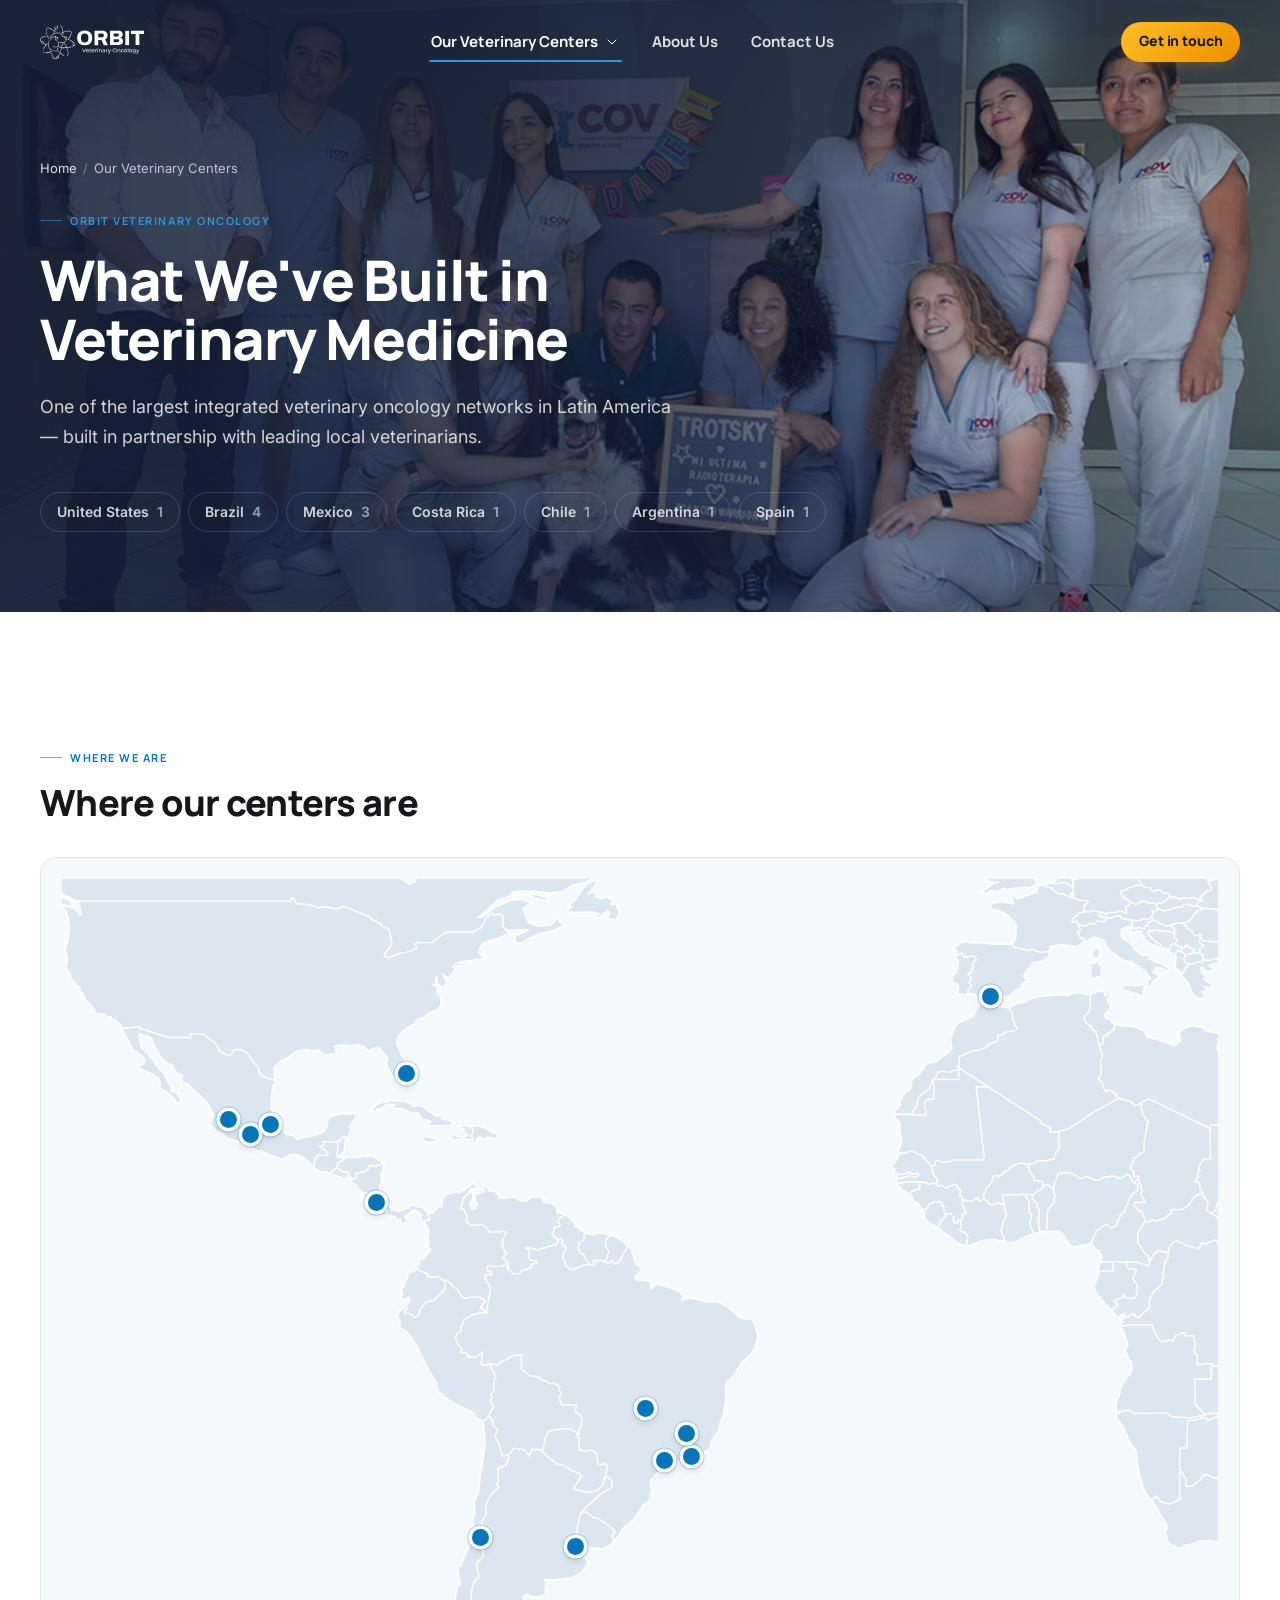
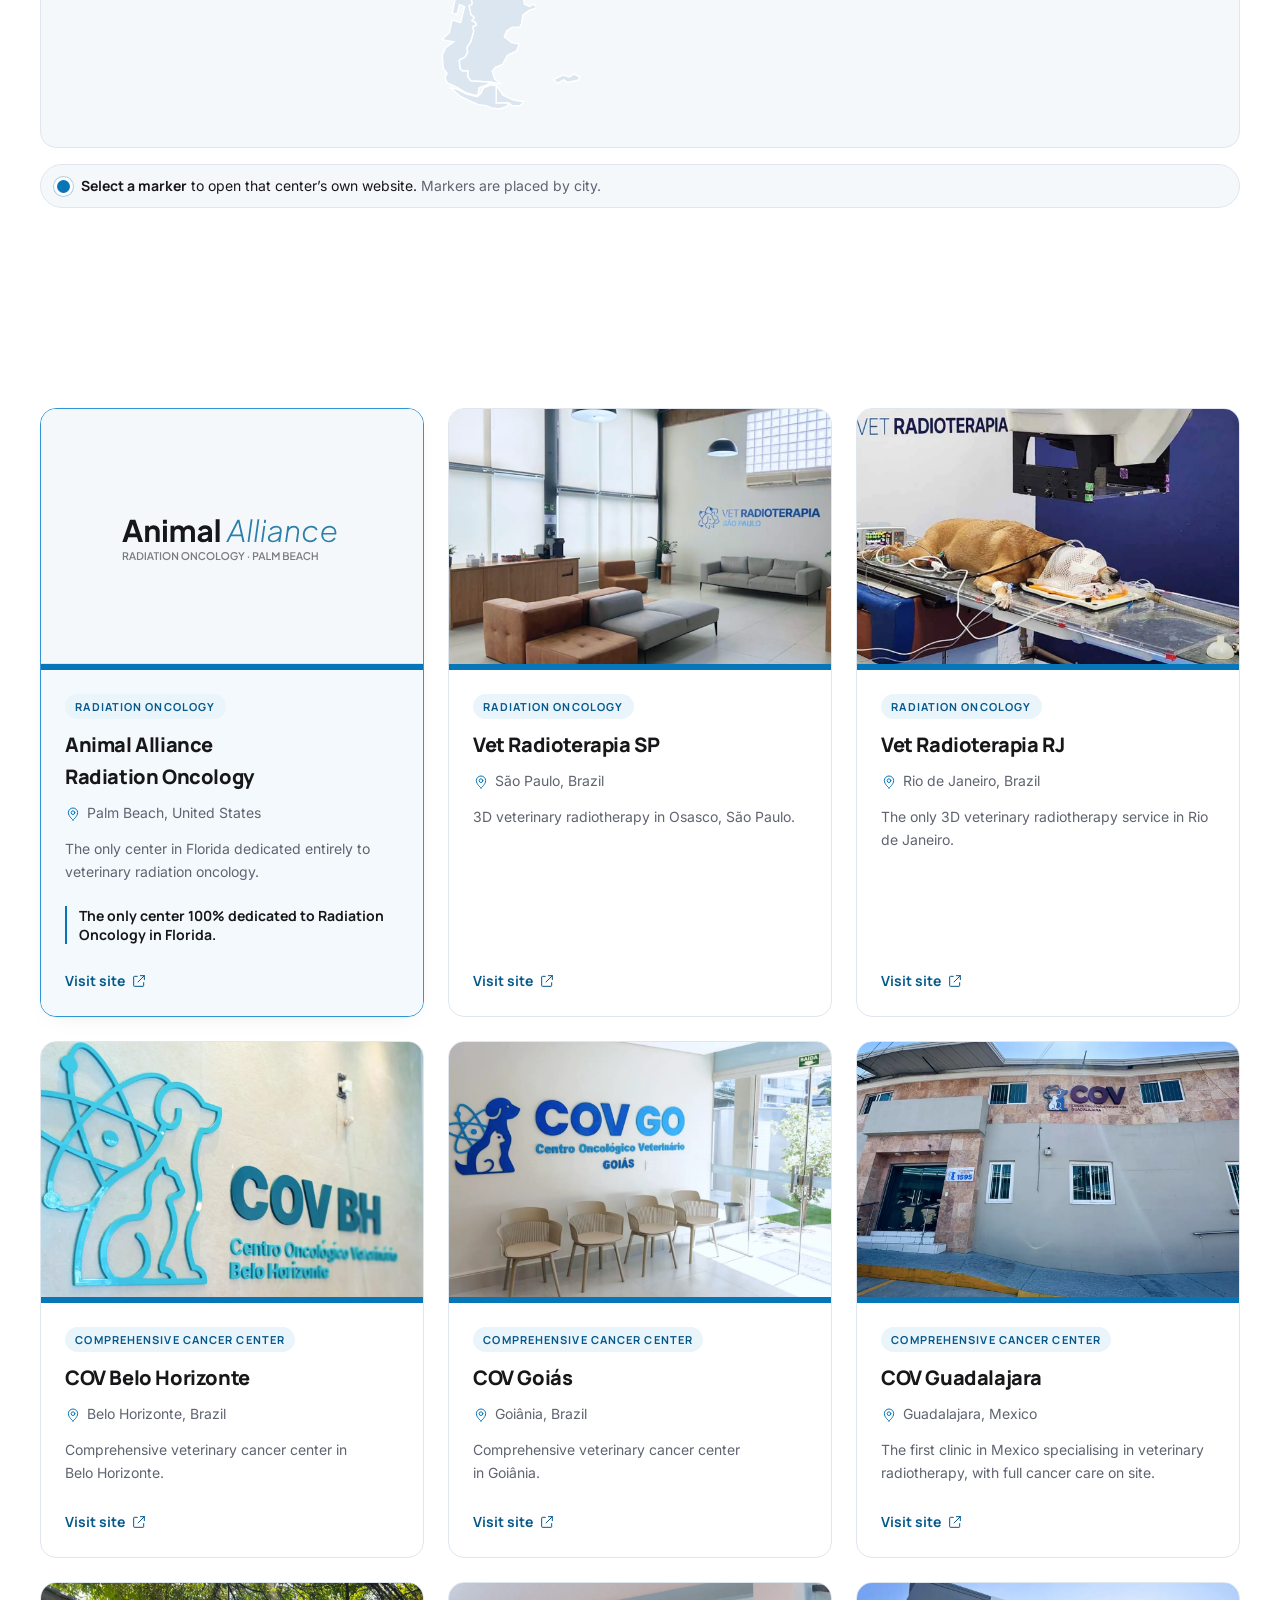
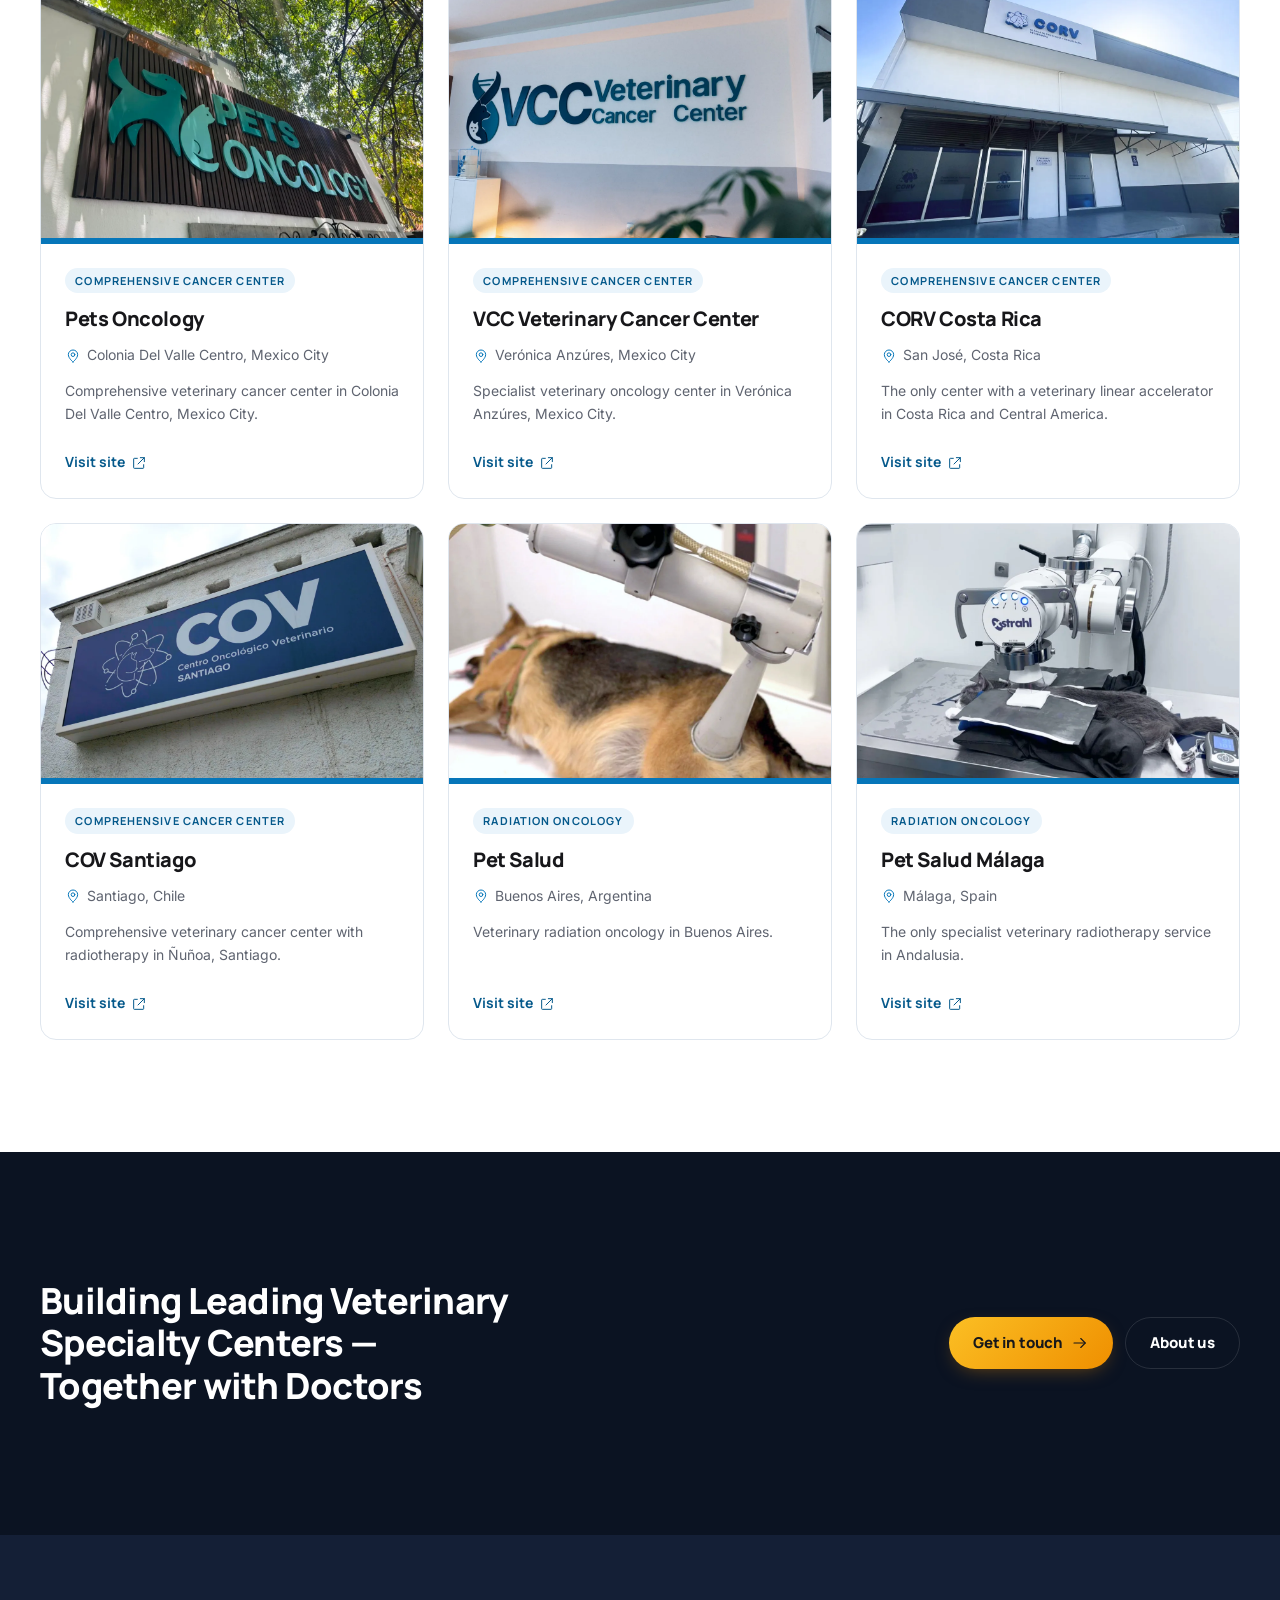
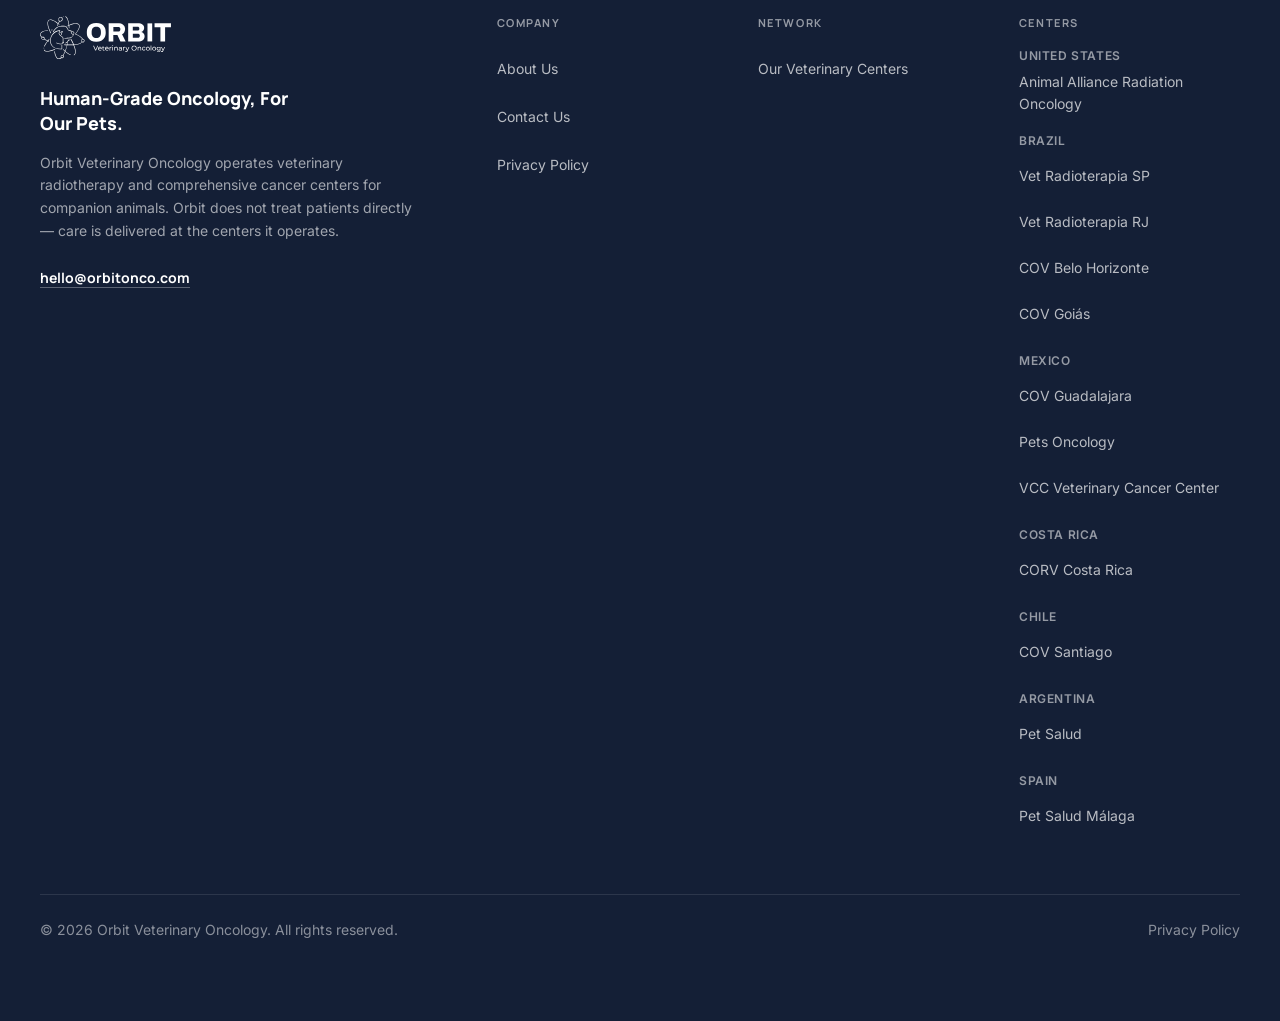
<file: our-centers/index.html>
<!DOCTYPE html><html lang="en-US"><head><meta name="robots" content="noindex, nofollow"/><meta charSet="utf-8"/><meta name="viewport" content="width=device-width, initial-scale=1"/><link rel="preload" as="image" href="/logo-white.svg"/><link rel="preload" as="image" href="/images/hero/our-centers.webp" fetchPriority="high"/><link rel="stylesheet" href="/_next/static/css/15f52cc2542b606e.css" data-precedence="next"/><link rel="preload" as="script" fetchPriority="low" href="/_next/static/chunks/webpack-c81f7fd28659d64f.js"/><script src="/_next/static/chunks/fd9d1056-32520efa714dca84.js" async=""></script><script src="/_next/static/chunks/117-5897e6a9cae5dace.js" async=""></script><script src="/_next/static/chunks/main-app-fa5c5f88d60b5bd4.js" async=""></script><script src="/_next/static/chunks/972-1893b86c5bb94483.js" async=""></script><script src="/_next/static/chunks/app/our-centers/page-28057b1bcde6d471.js" async=""></script><script src="/_next/static/chunks/721-8752f2e96dad992c.js" async=""></script><script src="/_next/static/chunks/app/layout-fdb30d86dce975b4.js" async=""></script><script src="/_next/static/chunks/480-423c2e21efd8b5ae.js" async=""></script><script src="/_next/static/chunks/344-e7d54c1a8e6f05d0.js" async=""></script><script src="/_next/static/chunks/app/page-0fe38887b6896b83.js" async=""></script><link rel="preconnect" href="https://fonts.googleapis.com"/><link rel="preconnect" href="https://fonts.gstatic.com" crossorigin=""/><meta name="theme-color" content="#141f36"/><title>What We Have Built in Veterinary Medicine | Orbit</title><meta name="description" content="One of the largest integrated veterinary oncology networks in Latin America, built in partnership with leading local veterinarians. Twelve centers, seven countries."/><meta name="googlebot" content="index, follow, max-video-preview:-1, max-image-preview:large, max-snippet:-1"/><link rel="canonical" href="https://orbitonco.com/our-centers/"/><meta property="og:title" content="What We Have Built in Veterinary Medicine | Orbit"/><meta property="og:description" content="One of the largest integrated veterinary oncology networks in Latin America, built in partnership with leading local veterinarians. Twelve centers, seven countries."/><meta property="og:url" content="https://orbitonco.com/our-centers/"/><meta property="og:site_name" content="Orbit Veterinary Oncology"/><meta property="og:locale" content="en_US"/><meta property="og:image" content="https://orbitonco.com/og-default.png"/><meta property="og:image:width" content="1200"/><meta property="og:image:height" content="675"/><meta property="og:image:alt" content="Orbit Veterinary Oncology — Human-Grade Oncology, For Our Pets."/><meta property="og:type" content="website"/><meta name="twitter:card" content="summary_large_image"/><meta name="twitter:title" content="What We Have Built in Veterinary Medicine | Orbit"/><meta name="twitter:description" content="One of the largest integrated veterinary oncology networks in Latin America, built in partnership with leading local veterinarians. Twelve centers, seven countries."/><meta name="twitter:image" content="https://orbitonco.com/og-default.png"/><link rel="icon" href="/favicon.svg" type="image/svg+xml"/><link rel="apple-touch-icon" href="/apple-touch-icon.png" sizes="180x180"/><script>window.dataLayer = window.dataLayer || [];
function gtag(){dataLayer.push(arguments);}
gtag('consent', 'default', {
  ad_storage: 'denied',
  ad_user_data: 'denied',
  ad_personalization: 'denied',
  analytics_storage: 'denied',
  functionality_storage: 'denied',
  personalization_storage: 'denied',
  security_storage: 'granted',
  wait_for_update: 500
});
gtag('set', 'ads_data_redaction', true);
gtag('set', 'url_passthrough', true);</script><script>try{if('IntersectionObserver' in window && !window.matchMedia('(prefers-reduced-motion: reduce)').matches){document.documentElement.classList.add('js-reveal');}}catch(e){}</script><script type="application/ld+json">{"@context":"https://schema.org","@graph":[{"@type":["Organization","MedicalOrganization"],"@id":"https://orbitonco.com/#organization","name":"Orbit Veterinary Oncology","legalName":"Orbit Veterinary Oncology","alternateName":"Orbit","url":"https://orbitonco.com/","logo":{"@type":"ImageObject","@id":"https://orbitonco.com/#logo","url":"https://orbitonco.com/logo.svg","contentUrl":"https://orbitonco.com/logo.svg","width":359,"height":118,"caption":"Orbit Veterinary Oncology"},"image":{"@id":"https://orbitonco.com/#logo"},"description":"Orbit Veterinary Oncology operates veterinary radiotherapy and comprehensive cancer centers for companion animals, applying unified medical, technical and safety standards derived from four decades of human radiation oncology.","email":"hello@orbitonco.com","foundingDate":"2020","slogan":"Human-Grade Oncology, For Our Pets.","medicalSpecialty":"Oncologic","knowsAbout":["Veterinary radiation oncology","Veterinary radiotherapy","Linear accelerator","Radiotherapy treatment planning","Veterinary oncology","Comprehensive cancer care for companion animals","Radiotherapy center development and operation","Medical physics"],"areaServed":[{"@type":"Country","name":"United States","sameAs":"https://www.wikidata.org/wiki/Q30"},{"@type":"Country","name":"Brazil","sameAs":"https://www.wikidata.org/wiki/Q155"},{"@type":"Country","name":"Mexico","sameAs":"https://www.wikidata.org/wiki/Q96"},{"@type":"Country","name":"Costa Rica","sameAs":"https://www.wikidata.org/wiki/Q800"},{"@type":"Country","name":"Chile","sameAs":"https://www.wikidata.org/wiki/Q298"},{"@type":"Country","name":"Argentina","sameAs":"https://www.wikidata.org/wiki/Q414"},{"@type":"Country","name":"Spain","sameAs":"https://www.wikidata.org/wiki/Q29"}],"employee":[{"@type":"Person","name":"Guillermo Couto","description":"DACVIM in Internal Medicine and Oncology. +40 years of experience in Veterinary Oncology.","worksFor":{"@id":"https://orbitonco.com/#organization"}},{"@type":"Person","name":"Daniel Dosoretz","description":"Radiation Oncologist, consultant. Founder of 21st Century Oncology and Advocate.","worksFor":{"@id":"https://orbitonco.com/#organization"}},{"@type":"Person","name":"Daniel Galmarini","description":"Lead physicist. +25 years experience in treatment planning.","worksFor":{"@id":"https://orbitonco.com/#organization"}},{"@type":"Person","name":"Enrique Vaiani","description":"Engineer Manager, expert in linear accelerator maintenance.","worksFor":{"@id":"https://orbitonco.com/#organization"}},{"@type":"Person","name":"Ricardo Andisco","description":"Lead Architect. +75 radiation oncology projects completed.","worksFor":{"@id":"https://orbitonco.com/#organization"}},{"@type":"Person","name":"Frank English","description":"Structuring and Financing.","worksFor":{"@id":"https://orbitonco.com/#organization"}}],"subOrganization":[{"@type":"VeterinaryCare","name":"Animal Alliance Radiation Oncology · Palm Beach","url":"https://aaradonc.com"},{"@type":"VeterinaryCare","name":"Vet Radioterapia São Paulo","url":"https://vetradioterapiasp.com.br"},{"@type":"VeterinaryCare","name":"Vet Radioterapia Rio de Janeiro","url":"https://vetradioterapiarj.com.br"},{"@type":"VeterinaryCare","name":"Centro Oncológico Veterinário Belo Horizonte","url":"https://covbelohorizonte.com.br"},{"@type":"VeterinaryCare","name":"Centro Oncológico Veterinário Goiás","url":"https://covgoias.com.br"},{"@type":"VeterinaryCare","name":"Clínica Oncológica Veterinaria Guadalajara","url":"https://covguadalajara.mx"},{"@type":"VeterinaryCare","name":"Pets Oncology","url":"https://petsoncology.mx"},{"@type":"VeterinaryCare","name":"VCC – Veterinary Cancer Center","url":"https://veterinarycancercenter.mx"},{"@type":"VeterinaryCare","name":"Clínica de Oncología y Radioterapia Veterinaria Costa Rica","url":"https://corvcostarica.com"},{"@type":"VeterinaryCare","name":"Centro Oncológico Veterinario Santiago","url":"https://covsantiago.cl"},{"@type":"VeterinaryCare","name":"Pet Salud | Oncología Radiante Veterinaria","url":"https://pet-salud.com.ar"},{"@type":"VeterinaryCare","name":"Pet Salud Málaga | Radioterapia Veterinaria","url":"https://petsaludmalaga.es"}],"sameAs":["https://aaradonc.com","https://vetradioterapiasp.com.br","https://vetradioterapiarj.com.br","https://covbelohorizonte.com.br","https://covgoias.com.br","https://covguadalajara.mx","https://petsoncology.mx","https://veterinarycancercenter.mx","https://corvcostarica.com","https://covsantiago.cl","https://pet-salud.com.ar","https://petsaludmalaga.es"]},{"@type":"WebSite","@id":"https://orbitonco.com/#website","url":"https://orbitonco.com/","name":"Orbit Veterinary Oncology","description":"Orbit Veterinary Oncology operates veterinary radiotherapy and comprehensive cancer centers for companion animals, applying unified medical, technical and safety standards derived from four decades of human radiation oncology.","inLanguage":"en-US","publisher":{"@id":"https://orbitonco.com/#organization"}}]}</script><script src="/_next/static/chunks/polyfills-42372ed130431b0a.js" noModule=""></script></head><body><a class="skip-link" href="#main-content">Skip to content</a><header class="header"><div class="container-orbit header__inner"><a class="header__logo" aria-label="Orbit Veterinary Oncology — home" href="/"><img src="/logo-white.svg" alt="Orbit Veterinary Oncology" width="104" height="34"/></a><nav aria-label="Main" class="hidden lg:block"><ul class="flex items-center gap-7"><li class="relative"><a class="nav__link" aria-current="page" aria-expanded="false" aria-controls=":R6kq:" href="/our-centers/">Our Veterinary Centers<svg width="16" height="16" viewBox="0 0 24 24" fill="none" stroke="currentColor" stroke-width="1.5" stroke-linecap="round" stroke-linejoin="round" aria-hidden="true" focusable="false"><path d="m6 9 6 6 6-6"></path></svg></a><div id=":R6kq:" class="nav__dropdown" data-open="false"><ul><li><a href="https://aaradonc.com" target="_blank" rel="noopener noreferrer" class="nav__dropdown-item" tabindex="-1"><span class="nav__dropdown-name">Animal Alliance Radiation Oncology</span><span class="nav__dropdown-meta">Palm Beach, United States</span></a></li><li><a href="https://vetradioterapiasp.com.br" target="_blank" rel="noopener noreferrer" class="nav__dropdown-item" tabindex="-1"><span class="nav__dropdown-name">Vet Radioterapia SP</span><span class="nav__dropdown-meta">São Paulo, Brazil</span></a></li><li><a href="https://vetradioterapiarj.com.br" target="_blank" rel="noopener noreferrer" class="nav__dropdown-item" tabindex="-1"><span class="nav__dropdown-name">Vet Radioterapia RJ</span><span class="nav__dropdown-meta">Rio de Janeiro, Brazil</span></a></li><li><a href="https://covbelohorizonte.com.br" target="_blank" rel="noopener noreferrer" class="nav__dropdown-item" tabindex="-1"><span class="nav__dropdown-name">COV Belo Horizonte</span><span class="nav__dropdown-meta">Belo Horizonte, Brazil</span></a></li><li><a href="https://covgoias.com.br" target="_blank" rel="noopener noreferrer" class="nav__dropdown-item" tabindex="-1"><span class="nav__dropdown-name">COV Goiás</span><span class="nav__dropdown-meta">Goiânia, Brazil</span></a></li><li><a href="https://covguadalajara.mx" target="_blank" rel="noopener noreferrer" class="nav__dropdown-item" tabindex="-1"><span class="nav__dropdown-name">COV Guadalajara</span><span class="nav__dropdown-meta">Guadalajara, Mexico</span></a></li><li><a href="https://petsoncology.mx" target="_blank" rel="noopener noreferrer" class="nav__dropdown-item" tabindex="-1"><span class="nav__dropdown-name">Pets Oncology</span><span class="nav__dropdown-meta">Colonia Del Valle Centro, Mexico City</span></a></li><li><a href="https://veterinarycancercenter.mx" target="_blank" rel="noopener noreferrer" class="nav__dropdown-item" tabindex="-1"><span class="nav__dropdown-name">VCC Veterinary Cancer Center</span><span class="nav__dropdown-meta">Verónica Anzúres, Mexico City</span></a></li><li><a href="https://corvcostarica.com" target="_blank" rel="noopener noreferrer" class="nav__dropdown-item" tabindex="-1"><span class="nav__dropdown-name">CORV Costa Rica</span><span class="nav__dropdown-meta">San José, Costa Rica</span></a></li><li><a href="https://covsantiago.cl" target="_blank" rel="noopener noreferrer" class="nav__dropdown-item" tabindex="-1"><span class="nav__dropdown-name">COV Santiago</span><span class="nav__dropdown-meta">Santiago, Chile</span></a></li><li><a href="https://pet-salud.com.ar" target="_blank" rel="noopener noreferrer" class="nav__dropdown-item" tabindex="-1"><span class="nav__dropdown-name">Pet Salud</span><span class="nav__dropdown-meta">Buenos Aires, Argentina</span></a></li><li><a href="https://petsaludmalaga.es" target="_blank" rel="noopener noreferrer" class="nav__dropdown-item" tabindex="-1"><span class="nav__dropdown-name">Pet Salud Málaga</span><span class="nav__dropdown-meta">Málaga, Spain</span></a></li></ul></div></li><li><a class="nav__link" href="/about-us/">About Us</a></li><li><a class="nav__link" href="/contact-us/">Contact Us</a></li></ul></nav><div class="flex items-center gap-2"><a class="btn btn--primary btn--sm hidden sm:inline-flex" href="/contact-us/">Get in touch</a><button type="button" class="burger lg:hidden" aria-expanded="false" aria-controls=":R6kqH1:" aria-label="Open menu"><span></span><span></span><span></span></button></div></div></header><div id=":R6kqH1:" class="mobile-menu lg:hidden" data-open="false"><nav aria-label="Mobile"><ul><li class="mobile-menu__item" style="--i:0"><a class="mobile-menu__link" tabindex="-1" aria-current="page" href="/our-centers/">Our Veterinary Centers</a></li><li class="mobile-menu__item" style="--i:1"><a class="mobile-menu__link" tabindex="-1" href="/about-us/">About Us</a></li><li class="mobile-menu__item" style="--i:2"><a class="mobile-menu__link" tabindex="-1" href="/contact-us/">Contact Us</a></li></ul></nav><div class="mobile-menu__item mt-8" style="--i:3"><a class="btn btn--primary w-full" tabindex="-1" href="/contact-us/">Get in touch</a></div></div><main id="main-content"><div class="page-transition"><script type="application/ld+json">{"@context":"https://schema.org","@type":"BreadcrumbList","itemListElement":[{"@type":"ListItem","position":1,"name":"Home","item":"https://orbitonco.com/"},{"@type":"ListItem","position":2,"name":"Our Veterinary Centers","item":"https://orbitonco.com/our-centers/"}]}</script><script type="application/ld+json">{"@context":"https://schema.org","@type":"CollectionPage","@id":"https://orbitonco.com/our-centers/#webpage","url":"https://orbitonco.com/our-centers/","name":"What We Have Built in Veterinary Medicine | Orbit","description":"One of the largest integrated veterinary oncology networks in Latin America, built in partnership with leading local veterinarians. Twelve centers, seven countries.","inLanguage":"en-US","isPartOf":{"@id":"https://orbitonco.com/#website"},"about":{"@id":"https://orbitonco.com/#organization"},"publisher":{"@id":"https://orbitonco.com/#organization"}}</script><script type="application/ld+json">{"@context":"https://schema.org","@type":"ItemList","@id":"https://orbitonco.com/our-centers/#centers","name":"Orbit veterinary cancer centers","numberOfItems":12,"itemListElement":[{"@type":"ListItem","position":1,"name":"Animal Alliance Radiation Oncology","url":"https://aaradonc.com"},{"@type":"ListItem","position":2,"name":"Vet Radioterapia SP","url":"https://vetradioterapiasp.com.br"},{"@type":"ListItem","position":3,"name":"Vet Radioterapia RJ","url":"https://vetradioterapiarj.com.br"},{"@type":"ListItem","position":4,"name":"COV Belo Horizonte","url":"https://covbelohorizonte.com.br"},{"@type":"ListItem","position":5,"name":"COV Goiás","url":"https://covgoias.com.br"},{"@type":"ListItem","position":6,"name":"COV Guadalajara","url":"https://covguadalajara.mx"},{"@type":"ListItem","position":7,"name":"Pets Oncology","url":"https://petsoncology.mx"},{"@type":"ListItem","position":8,"name":"VCC Veterinary Cancer Center","url":"https://veterinarycancercenter.mx"},{"@type":"ListItem","position":9,"name":"CORV Costa Rica","url":"https://corvcostarica.com"},{"@type":"ListItem","position":10,"name":"COV Santiago","url":"https://covsantiago.cl"},{"@type":"ListItem","position":11,"name":"Pet Salud","url":"https://pet-salud.com.ar"},{"@type":"ListItem","position":12,"name":"Pet Salud Málaga","url":"https://petsaludmalaga.es"}]}</script><section class="hero bg-navy pb-16 pt-[calc(var(--header-h)+2.5rem)] lg:pb-20 lg:pt-[calc(var(--header-h)+4.5rem)]"><div class="hero-media"><img class="hero-media__img" src="/images/hero/our-centers.webp" alt="" width="2000" height="900" fetchPriority="high"/><div class="hero-media__scrim"></div></div><div class="container-orbit hero__content"><div class="text-white/70 [&amp;_a:hover]:text-white [&amp;_a]:text-white/85"><nav aria-label="Breadcrumb"><ol class="breadcrumbs"><li class="flex items-center gap-1.5"><a href="/">Home</a><span class="breadcrumbs__sep" aria-hidden="true">/</span></li><li class="flex items-center gap-1.5"><span aria-current="page">Our Veterinary Centers</span></li></ol></nav></div><p class="eyebrow mt-8 text-brand-light">Orbit Veterinary Oncology</p><h1 class="mt-5 max-w-[20ch] text-3xl text-white sm:text-4xl lg:text-6xl">What We&#x27;ve Built in Veterinary Medicine</h1><p class="lede mt-6 max-w-[58ch] text-white/80">One of the largest integrated veterinary oncology networks in Latin America — built in partnership with leading local veterinarians.</p><div class="mt-10"><ul class="flex flex-wrap gap-2"><li class="inline-flex items-center rounded-pill border border-white/15 px-4 py-2 text-sm font-semibold text-white/80">United States<span class="ml-2 text-white/55">1</span></li><li class="inline-flex items-center rounded-pill border border-white/15 px-4 py-2 text-sm font-semibold text-white/80">Brazil<span class="ml-2 text-white/55">4</span></li><li class="inline-flex items-center rounded-pill border border-white/15 px-4 py-2 text-sm font-semibold text-white/80">Mexico<span class="ml-2 text-white/55">3</span></li><li class="inline-flex items-center rounded-pill border border-white/15 px-4 py-2 text-sm font-semibold text-white/80">Costa Rica<span class="ml-2 text-white/55">1</span></li><li class="inline-flex items-center rounded-pill border border-white/15 px-4 py-2 text-sm font-semibold text-white/80">Chile<span class="ml-2 text-white/55">1</span></li><li class="inline-flex items-center rounded-pill border border-white/15 px-4 py-2 text-sm font-semibold text-white/80">Argentina<span class="ml-2 text-white/55">1</span></li><li class="inline-flex items-center rounded-pill border border-white/15 px-4 py-2 text-sm font-semibold text-white/80">Spain<span class="ml-2 text-white/55">1</span></li></ul></div></div></section><section class="section" aria-labelledby="map-heading"><div class="container-orbit"><div class="mb-8 max-w-[52ch]" data-reveal="true"><p class="eyebrow">Where we are</p><h2 id="map-heading" class="mt-4 text-3xl lg:text-4xl">Where our centers are</h2></div><div data-reveal="true" style="--i:1"><figure class="centers-map"><div class="centers-map__scroll"><div class="centers-map__canvas"><div class="centers-map__plot"><svg viewBox="0 0 1500 1100" class="centers-map__svg" role="img" aria-label="World map showing the twelve Orbit veterinary cancer centers across the United States, Brazil, Mexico, Costa Rica, Chile, Argentina and Spain."><g class="centers-map__land"><path d="M1163.3 243.4L1163.3 244.1L1163.2 246L1163.1 261.2L1130.3 260.7L1130.6 286.3L1121.3 287.2L1118.8 292.3L1120.7 306.7L1081.5 306.7L1079.4 310L1079.8 305.8L1080 305.8L1102.5 305L1103.7 301.4L1107.8 296.9L1111.1 283.1L1125 272.3L1129.7 259.7L1132.8 259L1136.1 251.2L1144.5 250.1L1148.1 251.4L1152.6 251.4L1155.9 249.1L1162.1 248.8L1161.8 243.4L1163.3 243.4Z"></path><path d="M21.6 30L20.3 30L0.9 20.2L0 19.6L0 0L438.5 0L450.9 7.9L458.6 4.7L461 0L690.3 0L685.9 2.3L678.7 5.8L662.3 9.4L649.7 17.6L632.8 19.2L611.4 17.1L596.4 17L586 17.7L577.6 24.9L564.9 29.3L550.5 42.6L539 51.8L547.4 50.1L563.5 37L584.5 28.7L599.4 27.7L608.3 32.6L598.8 39.3L602 50.1L605.3 57.6L618.3 62.6L634.8 61.2L644.8 49.9L645.5 57.2L652 60.8L639.6 67.3L617.5 73.3L607.5 77.3L596.4 84.5L588.8 83.8L588.4 75.3L605.7 67.1L589.7 67.4L578.6 68.6L572.1 63L572.1 49.3L567.7 46.5L561 48.1L557.6 45.5L550 53.1L546.9 60.9L543.4 65.4L539.2 66.9L536 67.4L534.9 69.9L516.5 69.9L501.3 70L496.8 71.8L486.2 79L485 79.8L481.8 83.7L472.6 83.7L462.8 83.7L458.3 85.3L459.9 87.3L460.8 90.3L460.6 91.4L447.5 96.3L437.2 97.9L425.6 103.2L423.1 103.2L419.7 101.7L418.6 100.2L418.8 99.2L421 95.7L425.7 90.2L428.6 84.3L426.6 75.6L424.5 66.5L414.1 61.8L415.3 60.1L413.8 58.8L411.1 58.8L409.1 57.2L408.6 54.9L406.6 55.9L404 55.6L404.6 54.6L402.2 53.6L401.2 51L393.5 47.8L385.4 44.5L375.6 40.6L366.2 37L357.3 39.8L354 39.9L341.7 37.3L333.6 38.6L323.9 35.5L313.7 33.9L306.7 33.3L303.6 31.6L301.8 26.1L298.4 26.2L298.4 30L277.7 30L243.5 30L209.5 30L179.5 30L149.5 30L120 30L89.5 30L79.7 30L50 30L21.6 30ZM694 6.8L688.7 13.1L682 21.9L688.6 18.5L695.3 20.6L691.8 24.1L700.6 26.9L705.3 24.4L715.2 27.5L712.1 34.8L719.1 33.1L720.4 38.4L723.5 44.6L719.3 53.4L714.8 53.8L708.2 51.9L710.4 43.7L707.6 42.5L696 51.2L690 50.8L697.1 46.1L687.5 43.7L676.7 44.3L657.3 44L655.8 41L662 37.5L657.7 34.8L666.1 28.7L676.4 12.8L682.6 7.1L691.3 3.7L695.9 4.1L694 6.8ZM14.9 34.9L9.9 36.3L0 33.6L0 24.5L0.8 25.2L10.8 29.4L14.9 34.9ZM604.8 21.3L608.3 20.4L621.4 22.9L631.6 27.1L631.9 28.9L627.1 29.1L614.1 26L604.8 21.3Z"></path><path d="M21.6 30L50 30L79.7 30L89.5 30L120 30L149.5 30L179.5 30L209.5 30L243.5 30L277.7 30L298.4 30L298.4 26.2L301.8 26.1L303.6 31.6L306.7 33.3L313.7 33.9L323.9 35.5L333.6 38.6L341.7 37.3L354 39.9L357.3 39.8L366.2 37L375.6 40.6L385.4 44.5L393.5 47.8L401.2 51L402.2 53.6L404.6 54.6L404 55.6L406.6 55.9L408.6 54.9L409.1 57.2L411.1 58.8L413.8 58.8L415.3 60.1L414.1 61.8L424.5 66.5L426.6 75.6L428.6 84.3L425.7 90.2L421 95.7L418.8 99.2L418.6 100.2L419.7 101.7L423.1 103.2L425.6 103.2L437.2 97.9L447.5 96.3L460.6 91.4L460.8 90.3L459.9 87.3L458.3 85.3L462.8 83.7L472.6 83.7L481.8 83.7L485 79.8L486.2 79L496.8 71.8L501.3 70L516.5 69.9L534.9 69.9L536 67.4L539.2 66.9L543.4 65.4L546.9 60.9L550 53.1L557.6 45.5L561 48.1L567.7 46.5L572.1 49.3L572.1 63L578.6 68.6L580.4 71.9L569.7 76.7L559.4 80.2L548.8 83.2L543.5 89.1L541.9 91.3L541.8 96.6L545 102L549.2 102.2L548.1 98.5L551.2 100.8L550.3 103.6L543.6 105.2L538.8 105.1L531.4 106.8L527 107.3L521.2 107.8L512.9 110.7L527.6 108.8L530.6 110.7L516.5 113.7L510.2 113.7L510.5 112.5L507.4 115.3L510.4 115.7L508.2 122.9L500.9 130.6L500.2 128L498 127.5L494.7 125L496.8 130.4L499.3 132.2L499.4 136L496.2 139.8L490.6 147.8L489.7 147.4L492.8 140.6L487.7 136.8L486.5 128.5L484.6 132.8L486.7 139.2L480.1 137.6L487 140.8L487.4 150.3L490.3 151L491.3 154.5L492.7 164.5L486.4 171.9L476 174.9L469.5 180.7L464.5 181.4L459.4 185.1L458 188.4L447 194.9L441.4 199.7L436.6 205.6L435.1 212.7L436.9 219.6L440.2 228.2L444.6 235.3L444.7 239.6L449.4 251.2L449.1 257.9L448.7 261.8L446.2 267.9L443.2 269.2L438.3 268L436.7 263.6L432.9 261.3L427.6 252.7L422.9 245L421.4 241.1L423.5 234.5L420.7 229L412.9 220.6L409 219.1L398.9 223.6L397.1 223.1L392.3 218.5L386 216L374.7 217.3L365.8 216.2L358.2 216.8L354.1 218.4L355.9 221.1L355.7 225.1L357.8 227.1L355.9 228.4L352.2 226.9L348.5 228.8L341.2 228.5L333.7 223.2L325 224.5L317.7 222.2L311.5 222.9L303.1 225.2L294 232.6L284.1 236.9L278.6 241.7L276.3 246.2L276.2 253.1L276.7 257.9L278.6 261.3L274.7 261.6L267.6 259.4L259.8 256.3L257 251.6L254.8 244.6L248.9 238.9L245.4 233L240.4 226.2L233.4 222.2L225.2 222.4L218.9 230.3L210.6 227.3L205.4 224.3L202.9 218.8L199.6 213.6L193.7 209.2L188.6 206L184.9 202.5L167.6 202.5L167.6 206.6L159.7 206.6L139.8 206.7L117 199.6L101.9 194.7L102.8 192.8L90.1 193.9L78.7 194.6L77 189.5L70.6 183.8L65.9 182.6L64.8 179.7L59.2 179.2L55.6 176.5L46.3 175.5L43.8 173.9L42.6 168.4L32.9 158.4L24.5 144.5L24.9 142.2L20.5 138.9L12.7 130.5L11.3 122.3L6 116.9L8.2 108.6L7.9 100L4.7 92.3L8.6 82.9L9.8 73.8L11 64.8L9.2 51.4L6 42.8L3.1 38.2L4.3 36.2L18.8 39.6L24.1 49L26.6 46.4L25 38.2L21.6 30Z"></path><path d="M563.7 1046.4L567.5 1051L572.5 1058.5L585.5 1064.5L599.5 1067L595 1072L585.5 1072.5L580.4 1069L574.4 1068.7L563.7 1068.7L563.7 1046.4ZM673.7 822.2L671.3 830.2L668.6 840.4L668.7 850.4L666.5 852.6L665.7 859.1L665 864.3L677.7 872.9L676.4 879.8L682.6 884.1L682.1 889L672.5 901.8L657.7 907.2L637.6 909.3L626.6 908.3L628.7 914.2L626.7 921.7L628.5 926.8L622.5 930.3L612.3 931.7L602.7 928L598.8 930.6L600.2 940.6L607 943.6L612.4 940.4L615.4 945.6L606.2 948.7L598.2 955L596.7 965L594.3 970.4L584.9 970.4L577.1 975.5L574.2 983L584 990.3L593.6 992.4L590.1 1001.3L578.3 1007L571.8 1018.7L562.7 1022.6L558.6 1027.3L561.8 1037.7L568.5 1043.5L564.3 1043L555 1041.4L530.9 1040.1L526.7 1034.3L526.9 1026.8L520.2 1027.4L516.7 1023.8L515.8 1013.2L523.5 1008.8L526.7 1002.4L525.5 997.4L530.8 988.8L534.5 975.6L533.4 969.7L537.8 967.8L536.7 964.1L532.1 962.1L535.4 957.9L530.8 954.1L528.5 942.5L532.5 940.5L530.8 928.3L533.2 918.1L535.9 909.2L541.9 905.5L538.8 895.8L538.8 886.6L546.4 880.1L546.1 871.7L551.8 861.9L551.9 852.7L549.3 850.9L544.6 833.7L550.8 823.4L549.9 813.7L553.4 804.6L560 795.2L567 789L564.1 785.1L566.1 781.9L565.8 765.2L576.7 760.3L580.1 749.9L578.9 747.4L587.3 738.3L600.4 740.8L606.2 748L610.1 739.9L621.5 740.3L623.1 742.5L641.5 758.8L649.7 760.3L661.9 767.7L672.2 771.6L673.7 776L663.8 791.2L673.9 794L685.1 795.5L693 793.9L702.1 786.2L703.7 777.4L708.7 775.5L713.7 781.2L713.5 789.2L705.1 794.7L698.4 798.8L687.1 808.5L673.7 822.2Z"></path><path d="M563.7 1046.4L563.7 1068.7L574.4 1068.7L580.4 1069L577.1 1073L568.5 1076.1L563.6 1075.8L557.7 1075L550.4 1072L539.9 1070.5L527.4 1065L517.1 1059.6L503.4 1048.4L511.6 1050.5L525.7 1057.2L538.9 1060.7L544.1 1056.2L547.3 1049.3L556.5 1045.2L563.7 1046.4ZM554.1 695.8L559 702.6L560.3 709.8L565.6 714.1L562.4 723.7L567.8 734.9L571.7 748.7L578.9 747.4L580.1 749.9L576.7 760.3L565.8 765.2L566.1 781.9L564.1 785.1L567 789L560 795.2L553.4 804.6L549.9 813.7L550.8 823.4L544.6 833.7L549.3 850.9L551.9 852.7L551.8 861.9L546.1 871.7L546.4 880.1L538.8 886.6L538.8 895.8L541.9 905.5L535.9 909.2L533.2 918.1L530.8 928.3L532.5 940.5L528.5 942.5L530.8 954.1L535.4 957.9L532.1 962.1L536.7 964.1L537.8 967.8L533.4 969.7L534.5 975.6L530.8 988.8L525.5 997.4L526.7 1002.4L523.5 1008.8L515.8 1013.2L516.7 1023.8L520.2 1027.4L526.9 1026.8L526.7 1034.3L530.9 1040.1L555 1041.4L564.3 1043L555.4 1042.9L550.6 1045.4L541.5 1049L539.9 1058.3L535.7 1058.6L524.4 1055.3L513 1048.4L500.5 1042.6L497.4 1036.3L500.2 1030.4L495.2 1023.8L493.9 1006.7L498.2 997.1L508.7 989.4L493.6 986.5L503.1 977.6L506.5 961L517.6 964.5L522.8 943.8L516.1 941.2L513 953.7L506.7 952.2L509.8 937.9L513.2 919.4L517.8 912.6L514.9 902.8L514.1 891.6L518.3 891.2L524.5 875.1L531.4 859.1L535.6 844.2L533.3 829.2L536.3 821L535.1 808.6L540.9 796.4L542.8 777.1L546 756.3L549.1 733.9L548.4 717.6L546.3 703.5L551.4 700.9L554.1 695.8Z"></path><path d="M1500 632.7L1497.8 632.4L1493.1 632.6L1492.6 629.5L1489.1 629.3L1484.6 628.7L1478.4 630.2L1474 629.9L1471.6 630.8L1472.1 618.9L1468.8 615.2L1468 609.1L1469.5 603.1L1467.5 599.2L1467.3 592.9L1455.1 593L1456 589.4L1450.9 589.4L1450.4 591.2L1444.2 591.6L1441.7 597.4L1440.2 599.9L1434.6 598.5L1431.3 599.9L1424.7 600.7L1420.9 595.5L1418.6 592.2L1415.7 586.2L1413.3 578.8L1383.8 578.6L1380.2 579.8L1377.4 579.7L1373.2 581L1371.8 577.9L1374.4 576.8L1374.7 572.5L1376.3 569.9L1380 567.8L1382.6 568.8L1386 565L1391.4 565.1L1392.1 567.9L1395.8 569.7L1401.7 563.4L1407.5 558.6L1410.1 555.4L1409.7 547.1L1414.1 537.4L1418.7 532.3L1425.2 527.4L1426.4 524.2L1426.6 520.6L1428.3 517.1L1427.7 511.4L1429 502.6L1430.9 496.3L1433.9 491L1434.5 485L1435.4 478L1439.3 472.9L1444.7 469.7L1452.9 473.1L1459.3 476.8L1466.6 477.8L1474.1 479.7L1477 473.7L1478.4 472.9L1483 473.9L1494.1 468.9L1498.1 471L1500 470.8Z"></path><path d="M1495.7 437.7L1488.1 433.3L1484.6 430.5L1483.9 427.3L1485.6 423.2L1485.5 419.1L1479.8 412.9L1478.6 408.6L1478.8 406.2L1475.1 403.2L1475 397.4L1472.9 393.5L1469.4 394.1L1470.4 390.4L1473 386.3L1471.8 382.1L1475.1 379.1L1473 376.7L1475.7 370.6L1480.2 363.2L1488.9 363.9L1488.4 324.2L1488.5 320L1500 320L1500 300L1500 418.4L1497.9 421.9L1495.4 430.8L1491.9 432.7L1488.9 433.8L1495.7 437.7Z"></path><path d="M1488.4 324.2L1488.9 363.9L1480.2 363.2L1475.7 370.6L1473 376.7L1475.1 379.1L1471.8 382.1L1473 386.3L1470.4 390.4L1469.4 394.1L1472.9 393.5L1475 397.4L1475.1 403.2L1478.8 406.2L1478.6 408.6L1472.3 410.3L1467.2 414.3L1460 425.2L1450.6 429.9L1440.9 429.3L1438.1 430.2L1439.1 433.7L1433.9 437.2L1429.6 441.1L1417.1 444.9L1414.6 442.7L1412.9 442.5L1411.1 445L1402.8 445.8L1404.4 443.1L1401.2 436.2L1399.8 432L1395.4 430.3L1389.5 424.5L1391.7 419.8L1396.3 420.8L1399.1 420.1L1404.7 420.2L1399.2 411.1L1399.6 404.4L1398.9 397.8L1395 391.4L1396 386.7L1389.5 386.5L1389.6 380L1385.4 376.3L1389.7 363.2L1402.5 353.7L1403 340.7L1406.9 320.4L1409 316.1L1404.9 312.7L1404.7 309.5L1401 306.9L1398.5 291.4L1408.6 285.9L1448.5 305L1488.4 324.2Z"></path><path d="M532.9 322.9L533.8 328.3L533 332.1L530.5 333.8L533.1 336.8L532.9 339.6L526.3 337.9L521.6 338.5L515.5 337.8L510.8 339.7L505.4 336.6L506.3 333.4L515.5 334.7L523.1 335.5L526.7 333.3L522.1 329L522.2 325.2L515.8 323.6L518.1 320.8L524.2 321.3L532.9 322.9Z"></path><path d="M532.9 339.6L533.1 336.8L530.5 333.8L533 332.1L533.8 328.3L532.9 322.9L534.1 321.2L541.9 321.2L547.9 323.8L550.5 323.5L552.3 327.1L557.8 326.9L557.5 329.8L561.9 330.2L566.8 333.9L563.1 337.9L558.4 335.8L553.8 336.2L550.5 335.7L548.7 337.5L544.8 338.2L543.3 335.7L540 337.2L536 344L533.4 342.4L532.9 339.6Z"></path><path d="M638 1038.5L650 1032.5L658.5 1035L664.5 1031L672.5 1035.5L669.5 1039L656 1042L651.5 1038.5L643 1043L638 1038.5Z"></path><path d="M1413.4 805.8L1418.2 800.8L1422.2 803.6L1423.9 807.8L1428.4 808.6L1434.6 810.5L1440 809.7L1448.9 804.6L1449 767.7L1451.7 769.2L1457.6 778.7L1456.7 784.8L1458.9 788.3L1466.1 787.3L1471.1 782.8L1475.8 779.8L1478.2 775L1483.1 772.7L1487.3 773.9L1492.1 776.7L1500 777.2L1500 858.6L1496.8 859.9L1485.9 857.9L1479.9 859.2L1475.7 858.6L1465.4 862.6L1456.9 864.2L1450.7 868L1446.2 868.2L1441.9 864.6L1438.6 864.4L1434.2 860L1433.8 861.4L1432.4 858.7L1432.5 852.8L1429.3 846.1L1432.5 844.3L1432.2 836.6L1425.7 827.3L1420.6 818.8L1413.4 805.8Z"></path><path d="M78.7 194.6L90.1 193.9L102.8 192.8L101.9 194.7L117 199.6L139.8 206.7L159.7 206.6L167.6 206.6L167.6 202.5L184.9 202.5L188.6 206L193.7 209.2L199.6 213.6L202.9 218.8L205.4 224.3L210.6 227.3L218.9 230.3L225.2 222.4L233.4 222.2L240.4 226.2L245.4 233L248.9 238.9L254.8 244.6L257 251.6L259.8 256.3L267.6 259.4L274.7 261.6L278.6 261.3L274.7 270.1L273 277.3L272.2 290.7L271.3 295.6L273 301L276.1 305.9L278.1 313.6L284.7 321.1L287.1 326.8L291 331.7L301.6 334.4L305.7 338.6L314.5 335.8L322.1 334.8L329.6 333L335.9 331.2L342.3 327.2L344.7 321.3L345.5 312.9L347.2 310L354 307.4L364.6 305.1L373.4 305.4L379.5 304.6L381.9 306.7L381.5 311.5L376.2 317.4L373.8 323.5L375.6 325.3L374.1 329.6L371.6 337.4L369.1 334.8L367 335L365.1 335.1L361.5 341.2L359.7 340L358.5 340.4L358.6 341.9L349.3 341.8L340 341.8L340 347.5L335.5 347.5L339.2 350.8L342.9 353.1L344 355.3L345.6 355.9L345.4 359.3L332.5 359.3L327.7 367.5L329.1 369.4L328 371.7L327.7 374.6L316.4 363.8L311.2 360.6L303.1 358L297.5 358.7L289.5 362.5L284.4 363.5L277.4 360.8L269.9 358.9L260.5 354.3L253 352.9L241.7 348.3L233.3 343.5L230.8 340.8L225.2 340.2L215 337.1L210.8 332.5L200.1 326.8L195.1 320.5L192.7 315.7L196 314.7L195 311.8L197.3 309.2L197.3 305.8L194 301.3L193.1 297.3L189.7 292.3L180.9 282.3L170.8 274.5L166 268.3L157.4 264.2L155.6 261.8L157.1 255.6L152 253.2L146.1 248.4L143.6 241.4L138.2 240.6L132.4 235.3L127.7 230.5L127.3 227.3L121.9 219.8L118.4 212.1L118.5 208.3L111.3 204.3L107.9 204.8L102.2 202L100.6 206.1L102.3 210.9L103.3 218.4L106.7 222.5L114.1 229.4L115.8 231.7L117.3 232.5L118.6 235.9L120.4 235.7L122.4 242.2L125.4 244.7L127.6 248.3L133.8 253.4L137.2 262.7L140.1 267.1L142.9 271.7L143.4 277L148.3 277.3L152.3 281.9L155.9 286.4L155.7 288.1L151.5 291.8L149.7 291.8L147 285.7L140.5 280L133.3 275.2L128.2 272.6L128.5 265.3L127 259.9L122.2 256.8L115.4 252.3L114 253.6L111.5 251L105.3 248.6L99.4 242.8L100.2 242L104.3 242.6L108 238.8L108.4 234.3L100.7 227.2L94.8 224.4L91.1 218.2L87.4 211.6L82.8 203.6L78.7 194.6Z"></path><path d="M673.7 822.2L680.2 821.1L690.3 828.8L694 828.5L704.3 834.9L712.1 840.5L717.9 847.3L713.5 852L716.3 857.7L711.9 864L700.6 869.5L693.3 867.5L687.8 868.6L678.6 864.3L671.8 864.6L665.7 859.1L666.5 852.6L668.7 850.4L668.6 840.4L671.3 830.2L673.7 822.2Z"></path><path d="M716.3 857.7L713.5 852L717.9 847.3L712.1 840.5L704.3 834.9L694 828.5L690.3 828.8L680.2 821.1L673.7 822.2L687.1 808.5L698.4 798.8L705.1 794.7L713.5 789.2L713.7 781.2L708.7 775.5L703.7 777.4L705.7 771.6L707.1 765.7L707.1 760.2L703.5 758.4L699.7 760L696 759.6L694.8 755.7L693.9 746.6L692 743.6L685.3 740.9L681.2 742.8L670.6 740.9L671.3 727.3L668.3 721.8L671.5 719.7L670.5 714L673.2 709.6L675 701.7L672.7 695.5L667.2 692.7L666.1 688.8L667.6 683L648.4 682.6L644.6 670.9L647.5 670.8L647.4 666.5L645.4 663.5L645 657.8L639.2 654.8L632.9 654.9L628.7 652L622 650L618 646.3L606.8 644.6L596 635.7L596.8 629L595.6 625.1L596.6 617.6L583.5 619.3L578.3 623.1L569.5 627.1L567.3 630.1L562.1 630.4L554.7 629.5L549.1 631.2L544.5 630.1L545.2 614.9L537 620.8L528.2 620.5L524.4 615.2L517.7 614.6L519.8 610.3L514.3 604.2L510.1 595.2L512.8 593.4L512.8 589.2L518.8 586.3L517.8 580.9L520.4 577.4L521.1 572.7L532.5 565.9L540.7 564L542.1 562.5L551.1 563L555.6 535.6L555.8 531.2L554.2 525.5L549.8 521.9L549.8 514.6L555.5 512.9L557.5 514L557.8 510.1L552 509.1L551.8 502.9L571.3 503.1L574.6 499.6L577.4 502.8L579.3 508.7L581.2 507.5L586.7 512.8L594.5 512.1L596.5 509L603.9 506.7L608 505.1L609.2 500.8L616.3 498L615.8 495.9L607.3 495L605.9 488.7L606.3 482L601.8 479.4L603.7 478.5L611.1 479.8L619.1 482.3L622 479.9L629.1 478.4L640.3 474.6L644 470.8L642.7 468L647.9 467.6L650.2 469.9L648.9 474.3L652.3 475.8L654.6 480.4L651.8 483.9L650.3 492.4L652.8 497.5L653.5 502.1L659.7 506.8L664.6 507.3L665.7 505.4L668.9 504.9L673.4 503.2L676.6 500.5L682.2 501.4L684.6 501L690 501.8L690.9 499.8L689.3 497.8L690.3 494.9L694.3 495.8L699 494.8L704.8 496.9L709.1 498.9L712.2 496.2L714.5 496.7L715.8 499.5L720.6 498.8L724.4 495L727.5 487.6L733.4 478.4L736.8 478L739.3 483.5L744.9 501L750.3 502.6L750.5 509.5L743 517.8L746.1 520.8L763.8 522.4L764.2 532.4L771.8 525.8L784.3 529.4L800.9 535.5L805.8 541.4L804.2 546.9L815.8 543.8L835.3 549.1L850.2 548.7L865 557L877.8 568.2L885.5 571.1L894 571.5L897.6 574.6L901 587.4L902.7 593.4L898.7 610L893.6 616.5L879.5 630.4L873.2 641.7L865.8 650.4L863.3 650.6L860.5 657.9L861.2 676.7L858.4 692.1L857.3 698.7L854.2 702.6L852.4 716L842.3 729L840.6 739.4L832.5 743.7L830.1 749.7L819.3 749.7L803.5 753.5L796.5 758L785.3 760.9L773.5 768.9L765 778.8L763.6 786.2L765.3 791.8L763.4 801.9L761.1 806.7L754.1 812.2L743 829.8L734.2 837.8L727.4 842.5L722.9 852L716.3 857.7Z"></path><path d="M554.7 629.5L562.1 630.4L567.3 630.1L569.5 627.1L578.3 623.1L583.5 619.3L596.6 617.6L595.6 625.1L596.8 629L596 635.7L606.8 644.6L618 646.3L622 650L628.7 652L632.9 654.9L639.2 654.8L645 657.8L645.4 663.5L647.4 666.5L647.5 670.8L644.6 670.9L648.4 682.6L667.6 683L666.1 688.8L667.2 692.7L672.7 695.5L675 701.7L673.2 709.6L670.5 714L671.5 719.7L668.3 721.8L668.2 718.7L658.8 713.6L649.6 713.4L632.1 716.3L627.3 725.1L627.1 730.5L623.1 742.5L621.5 740.3L610.1 739.9L606.2 748L600.4 740.8L587.3 738.3L578.9 747.4L571.7 748.7L567.8 734.9L562.4 723.7L565.6 714.1L560.3 709.8L559 702.6L554.1 695.8L560.4 685L556.1 676.6L558.4 673.2L556.6 669.5L560.5 664.5L560.7 656L561.2 649L563.3 645.6L554.7 629.5Z"></path><path d="M551.1 563L542.1 562.5L540.7 564L532.5 565.9L521.1 572.7L520.4 577.4L517.8 580.9L518.8 586.3L512.8 589.2L512.8 593.4L510.1 595.2L514.3 604.2L519.8 610.3L517.7 614.6L524.4 615.2L528.2 620.5L537 620.8L545.2 614.9L544.5 630.1L549.1 631.2L554.7 629.5L563.3 645.6L561.2 649L560.7 656L560.5 664.5L556.6 669.5L558.4 673.2L556.1 676.6L560.4 685L554.1 695.8L551.4 700.9L546.3 703.5L536.2 697.7L535.4 693.6L515.6 683.6L497.6 672.7L489.9 666.5L485.8 658.2L487.4 655.4L478.9 642.2L469.1 623.8L459.6 603.9L455.5 599.3L452.4 591.9L444.6 585.4L437.5 581.4L440.7 576.9L435.9 567.4L439 560.4L447 554L448.2 558.2L445.3 560.6L445.6 564.3L449.7 563.5L453.8 564.5L457.9 569.6L463.6 565.5L465.5 558.7L471.6 550L483.6 546.1L494.6 535.6L497.7 529.1L496.3 521.5L498.9 520.6L505.6 525.3L508.8 530L513.4 532.6L519.3 543.1L526.7 544.3L532.3 541.7L535.9 543.4L541.9 542.6L549.5 547.3L543.1 557.4L546.1 557.7L551.1 563Z"></path><path d="M581.2 507.5L579.3 508.7L577.4 502.8L574.6 499.6L571.3 503.1L551.8 502.9L552 509.1L557.8 510.1L557.5 514L555.5 512.9L549.8 514.6L549.8 521.9L554.2 525.5L555.8 531.2L555.6 535.6L551.1 563L546.1 557.7L543.1 557.4L549.5 547.3L541.9 542.6L535.9 543.4L532.3 541.7L526.7 544.3L519.3 543.1L513.4 532.6L508.8 530L505.6 525.3L498.9 520.6L496.3 521.5L492 519.2L487.1 515.8L484.2 517.4L475.8 516L473.3 511.7L471.4 511.9L461.4 506.2L460.1 503.1L463.8 502.3L463.4 497.3L465.7 493.7L470.7 493L474.9 486.7L478.7 481.5L475 479.1L476.9 473.3L474.7 464.2L476.8 461.5L475.2 453.1L471.2 447.8L472.5 442.9L475.7 443.6L477.6 440.6L475.3 434.8L476.5 433.3L481.6 433.6L489.1 426.6L493.3 425.6L493.4 422.3L495.2 413.8L500.9 409.2L507.2 409L508 406.9L515.9 407.7L523.7 402.7L527.6 400.4L532.5 395.6L536 396.2L538.6 398.9L536.7 402.2L530.3 403.9L527.7 408.9L523.9 411.8L520.9 415.5L519.7 422.6L517 428.5L522.1 429.1L523.4 433.7L525.6 435.9L526.4 440L525.2 443.7L525.6 445.8L528 446.6L530.4 450.1L543.3 449.1L549.1 450.4L556.1 459L560.1 457.9L567.3 458.5L573 457.3L576.6 459L574.8 464.4L572.6 467.8L571.8 475L573.8 481.6L576.6 484.6L577 486.8L571.9 491.8L575.5 494L578.2 497.5L581.2 507.5Z"></path><path d="M476.5 433.3L475.3 434.8L477.6 440.6L475.7 443.6L472.5 442.9L471.2 447.8L467.9 444.9L465.7 439.5L468.2 436.8L465.6 436.1L463.8 432.8L458.8 430L454.4 430.7L452.4 434.2L448.4 436.7L446.2 437L445.2 439.1L450 444.5L447.2 445.8L445.8 447.3L441.1 447.8L439.4 441.8L438.1 443.5L434.8 442.9L432.8 438.9L428.7 438.2L426.1 437.1L421.8 437.1L421.5 439.3L420.3 437.7L420.9 435.8L421.7 433.7L421.3 431.9L422.8 430.7L420.7 429.3L420.7 425.2L424.5 424.3L428.1 427.9L427.9 430L431.9 430.5L432.9 429.7L435.6 432.1L440.5 431.4L444.8 428.9L450.9 426.9L454.3 423.9L459.8 424.5L459.4 425.5L465 425.8L469.4 427.5L472.7 430.5L476.5 433.3Z"></path><path d="M424.5 424.3L420.7 425.2L420.7 429.3L422.8 430.7L421.3 431.9L421.7 433.7L420.9 435.8L420.3 437.7L414.9 435.5L412.9 433.4L414 431.7L413.7 429.5L410.9 427.1L407 425.1L403.5 423.8L402.9 420.9L400.2 419.1L400.9 422L398.9 424.4L396.6 421.7L393.4 420.7L392 418.7L392.1 415.6L393.4 412.5L390.6 411L392.9 409.1L394.4 407.8L401 410.5L403.3 409.2L406.4 410L408.1 412.1L411 412.7L413.4 410.6L416 416L419.8 420.1L424.5 424.3Z"></path><path d="M413.4 410.6L411 412.7L408.1 412.1L406.4 410L403.3 409.2L401 410.5L394.4 407.8L392.9 409.1L389.4 406L384.7 401.9L382.5 398.6L378.3 395.4L373.3 390.9L374.4 389.4L376.1 390.9L376.8 390.2L379.9 389.7L381.2 387.5L382.7 387.4L382.4 382.5L384.8 382.2L386.9 382.3L389 379.6L392 381.6L393 380.4L394.9 379.2L398.3 376.5L398.5 374.4L399.5 374.5L400.8 372.1L401.8 371.8L403.5 373.3L405.5 373.8L407.7 372.5L410.2 372.5L413.7 371.2L415.1 369.8L418.5 370L417.7 371L417.2 373.2L418.2 376.9L415.9 380.3L414.8 384.3L414.5 388.7L415 391.3L415.3 395.8L413.7 396.8L412.8 401.1L413.5 403.7L411.4 406.3L411.9 409L413.4 410.6Z"></path><path d="M418.5 370L415.1 369.8L413.7 371.2L410.2 372.5L407.7 372.5L405.5 373.8L403.5 373.3L401.8 371.8L400.8 372.1L399.5 374.5L398.5 374.4L398.3 376.5L394.9 379.2L393 380.4L392 381.6L389 379.6L386.9 382.3L384.8 382.2L382.4 382.5L382.7 387.4L381.2 387.5L379.9 389.7L376.8 390.2L375.1 387L372.1 386.2L372.8 382.1L371.4 381.1L369.3 380.4L365 381.5L364.6 380.2L361.6 378.6L359.4 376.6L356.5 375.8L358.5 373.2L357.7 371.3L358.5 369.3L363.2 366.5L367.7 362.7L368.8 363.1L371 361.4L373.8 361.2L374.8 362L376.3 361.5L381 362.4L385.6 362.2L388.8 361.1L390 359.9L393.2 360.5L395.6 361.1L398.2 360.9L400.2 360L404.7 361.4L406.3 361.6L409.4 363.5L412.3 365.8L415.9 367.3L418.5 370Z"></path><path d="M356.5 375.8L359.4 376.6L361.6 378.6L364.6 380.2L365 381.5L369.3 380.4L371.4 381.1L372.8 382.1L372.1 386.2L371 388.5L365.2 388.4L361.6 387.4L357.4 385.4L351.9 384.8L349 382.6L349.4 381.2L352.8 378.7L354.7 377.6L354.1 376.4L356.5 375.8Z"></path><path d="M327.7 374.6L328 371.7L329.1 369.4L327.7 367.5L332.5 359.3L345.4 359.3L345.6 355.9L344 355.3L342.9 353.1L339.2 350.8L335.5 347.5L340 347.5L340 341.8L349.3 341.8L358.6 341.9L358.5 349.8L357.7 361.1L360.7 361.1L364 362.9L364.8 361.4L367.7 362.7L363.2 366.5L358.5 369.3L357.7 371.3L358.5 373.2L356.5 375.8L354.1 376.4L354.7 377.6L352.8 378.7L349.4 381.2L349 382.6L343.9 380.9L337.7 380.7L333.1 378.7L327.7 374.6Z"></path><path d="M358.6 341.9L358.5 340.4L359.7 340L361.5 341.2L365.1 335.1L367 335L367 336.5L368.9 336.5L368.8 339.2L367.1 343.6L368 345.1L367 348.7L367.6 349.6L366.4 354.7L364.5 357.3L362.7 357.7L360.7 361.1L357.7 361.1L358.5 349.8L358.6 341.9Z"></path><path d="M642.7 468L644 470.8L640.3 474.6L629.1 478.4L622 479.9L619.1 482.3L611.1 479.8L603.7 478.5L601.8 479.4L606.3 482L605.9 488.7L607.3 495L615.8 495.9L616.3 498L609.2 500.8L608 505.1L603.9 506.7L596.5 509L594.5 512.1L586.7 512.8L581.2 507.5L578.2 497.5L575.5 494L571.9 491.8L577 486.8L576.6 484.6L573.8 481.6L571.8 475L572.6 467.8L574.8 464.4L576.6 459L573 457.3L567.3 458.5L560.1 457.9L556.1 459L549.1 450.4L543.3 449.1L530.4 450.1L528 446.6L525.6 445.8L525.2 443.7L526.4 440L525.6 435.9L523.4 433.7L522.1 429.1L517 428.5L519.7 422.6L520.9 415.5L523.9 411.8L527.7 408.9L530.3 403.9L536.7 402.2L536.4 404.6L530.5 405.8L533.8 410.3L533.7 415.5L529.3 421.3L533 429.3L537.4 428.6L539.6 421.4L536.5 417.9L536 410.3L548.4 406.2L547.1 401.5L550.6 398.4L554.2 405.4L561.2 405.6L567.7 411.1L568.1 414.5L577 414.5L587.7 413.5L593.4 418L601.1 419.2L606.7 416.1L606.8 413.6L619.2 413L631.2 412.8L622.7 415.8L626.1 420.5L634.1 421.3L641.7 426.2L643.3 434.2L648.5 434L652.4 436.3L644.5 442.2L643.6 445.8L647 449.6L644.6 451.4L638.4 453L638.6 457.7L635.9 460.4L642.7 468Z"></path><path d="M684.6 501L682.2 501.4L676.6 500.5L673.4 503.2L668.9 504.9L665.7 505.4L664.6 507.3L659.7 506.8L653.5 502.1L652.8 497.5L650.3 492.4L651.8 483.9L654.6 480.4L652.3 475.8L648.9 474.3L650.2 469.9L647.9 467.6L642.7 468L635.9 460.4L638.6 457.7L638.4 453L644.6 451.4L647 449.6L643.6 445.8L644.5 442.2L652.4 436.3L659 440L665.2 446.5L665.5 451.7L669.2 451.9L674.6 456.8L678.5 460.3L676.9 469.3L670.9 471.9L671.4 474.2L669.6 479.4L674 486.7L677.2 486.7L678.5 492.3L684.6 501Z"></path><path d="M704.8 496.9L699 494.8L694.3 495.8L690.3 494.9L689.3 497.8L690.9 499.8L690 501.8L684.6 501L678.5 492.3L677.2 486.7L674 486.7L669.6 479.4L671.4 474.2L670.9 471.9L676.9 469.3L678.5 460.3L690.5 462.3L691.6 460.5L699.7 459.7L710.4 462.4L705.2 471L706 477.9L709.9 483.8L708.2 488.1L707.3 492.7L704.8 496.9Z"></path><path d="M733.4 478.4L727.5 487.6L724.4 495L720.6 498.8L715.8 499.5L714.5 496.7L712.2 496.2L709.1 498.9L704.8 496.9L707.3 492.7L708.2 488.1L709.9 483.8L706 477.9L705.2 471L710.4 462.4L713.8 463.5L721.2 465.9L731.8 474.3L733.4 478.4ZM1311.9 25.4L1316.6 28L1331 29.8L1325.9 36.7L1324.7 43.8L1321.9 45.5L1317.4 44.6L1317.7 47.1L1310.4 52.7L1310.2 57.3L1315 55.7L1318.4 60.1L1318 62.9L1321 66.7L1317.5 69.7L1320.1 77.5L1325.5 78.7L1324.4 83.1L1315.3 88.7L1295.6 86L1281 89.2L1279.9 95.3L1268.3 96.6L1257 92L1253.4 94.2L1235 89.7L1231 85.8L1236.2 79.8L1238.1 59.9L1227.7 49.4L1220.4 44.3L1205.1 40.5L1204.1 33.2L1217 31L1233.8 33.6L1230.7 22.2L1240.1 26.5L1263.4 18.7L1266.4 10.5L1275.1 8.5L1276.6 12L1281.2 12.2L1285.9 16.2L1292.9 20.9L1298 20.1L1306.7 24.7L1309 25.6L1311.9 25.4ZM1337.5 93.7L1343.9 89.9L1345.6 98.5L1342.3 106.2L1337.8 104.2L1335.4 97.4L1337.5 93.7Z"></path><path d="M496.3 521.5L497.7 529.1L494.6 535.6L483.6 546.1L471.6 550L465.5 558.7L463.6 565.5L457.9 569.6L453.8 564.5L449.7 563.5L445.6 564.3L445.3 560.6L448.2 558.2L447 554L452.3 546.6L450.1 542.2L446.3 546.9L440.3 542.5L442.4 539.7L440.7 530.6L444.2 529.1L446 522.8L449.8 516.4L449.1 512.3L454.6 510.2L461.4 506.2L471.4 511.9L473.3 511.7L475.8 516L484.2 517.4L487.1 515.8L492 519.2L496.3 521.5Z"></path><path d="M474.3 335.1L481 336L486.3 338.4L488 341.1L481 341.3L477.9 343L472.3 341.4L466.6 337.7L467.8 335.5L472 334.8L474.3 335.1Z"></path><path d="M427.3 288.1L436 288.8L443.8 288.9L453.2 292.3L457.2 296L466.5 294.9L470.1 297.2L478.5 303.4L484.8 307.9L488.1 307.8L494 309.8L493.3 312.6L500.7 313.1L508.2 317.2L507 319.5L500.4 320.8L493.7 321.3L486.8 320.5L472.4 321.4L479.1 315.9L475.1 313.3L468.6 312.6L465.2 309.7L462.8 304L457.2 304.4L447.8 301.7L444.8 299.6L431.8 298.1L428.3 296.1L432 293.6L422.2 293.1L415.1 298.3L410.9 298.5L409.5 300.9L404.5 302L400.3 301L405.5 298L407.7 294.3L412.2 292.1L417.3 290.2L424.9 289.2L427.3 288.1Z"></path><path d="M1500 777.2L1492.1 776.7L1487.3 773.9L1483.1 772.7L1478.2 775L1475.8 779.8L1471.1 782.8L1466.1 787.3L1458.9 788.3L1456.7 784.8L1457.6 778.7L1451.7 769.2L1449 767.7L1449 738.5L1458.8 738.1L1459.1 702.5L1466.6 702.2L1482 698.7L1485.8 702.8L1492.2 698.9L1495.2 698.9L1500 697Z"></path><path d="M1449 767.7L1448.9 804.6L1440 809.7L1434.6 810.5L1428.4 808.6L1423.9 807.8L1422.2 803.6L1418.2 800.8L1413.4 805.8L1406 798.2L1402.1 790.9L1399.9 781.2L1397.4 773.9L1394.1 758.5L1393.9 746.6L1392.6 741.1L1388.7 737L1383.5 728.7L1378.3 716.7L1376.1 710.5L1367.9 700.7L1367.3 693L1372.2 691.1L1378.1 689.4L1384.6 689.7L1390.6 694.2L1392.1 693.5L1432.6 693.1L1439.6 697.9L1463.8 699.3L1482.2 695.2L1490.3 693L1496.8 693.5L1500 695.3L1500 697L1495.2 698.9L1492.2 698.9L1485.8 702.8L1482 698.7L1466.6 702.2L1459.1 702.5L1458.8 738.1L1449 738.5L1449 767.7Z"></path><path d="M1082.9 384.1L1078.7 376.3L1073.7 372.7L1078.1 370.8L1083 363.8L1085.4 358.6L1088.8 355.4L1093.8 356.3L1098.6 354.1L1104.2 354L1109 357L1115.6 359.6L1121.7 367L1128.3 373.8L1128.8 380.1L1130.7 385.8L1134.5 388.6L1135.3 392.5L1134.9 395.6L1133.4 396.1L1128 395.3L1127.2 396.5L1125 396.7L1117.8 394.2L1113 394.1L1094.5 393.7L1091.8 394.8L1088.5 394.5L1083.2 396.2L1081.6 388.5L1090.7 388.7L1093.1 387.3L1094.9 387.2L1098.6 384.9L1102.9 387L1107.2 387.2L1111.6 384.9L1109.5 382.1L1106.2 383.7L1103.1 383.7L1099.2 381.2L1096 381.4L1093.8 383.8L1082.9 384.1Z"></path><path d="M1134.9 395.6L1135.3 392.5L1134.5 388.6L1130.7 385.8L1128.8 380.1L1128.3 373.8L1131.7 372L1133.3 366.1L1136.5 365.9L1143.5 368.7L1149.1 366.7L1153 367.4L1154.5 365.1L1194.6 365L1196.8 358L1195.1 356.7L1190.3 313.6L1185.5 270.4L1200.8 270.3L1234.5 292.1L1268.2 313.9L1270.6 318.6L1276.8 321.4L1281.5 323.1L1281.6 329.4L1292.7 328.4L1292.7 351.5L1287.2 358.2L1286.4 364.3L1277.5 365.9L1263.9 366.8L1260.2 370.3L1253.7 370.7L1247.3 370.8L1244.8 368.8L1239.3 370.3L1230 374.4L1228.1 377.5L1220.3 382L1219 384.6L1214.8 386.6L1209.9 385.3L1207.2 387.7L1205.7 394.6L1197.8 402.9L1198 406.2L1195.3 410.5L1196 416.3L1191.8 417.8L1189.5 419L1187.9 414.8L1185.1 415.9L1183.3 415.7L1181.5 418.6L1173.8 418.5L1171 417L1169.7 417.9L1166.6 415.1L1167.2 412.1L1165.9 410.9L1163.8 411.9L1164.2 408.6L1166.2 406.1L1162.1 401.9L1160.9 399.1L1158.7 396.9L1156.7 396.7L1154.3 398.1L1151.1 399.4L1148.3 401.6L1144.1 400.8L1141.3 398.2L1139.6 397.9L1137 399.2L1135.4 399.2L1134.9 395.6Z"></path><path d="M1079.4 310L1081.5 306.7L1120.7 306.7L1118.8 292.3L1121.3 287.2L1130.6 286.3L1130.3 260.7L1163.1 261.2L1163.2 246L1200.8 270.3L1185.5 270.4L1190.3 313.6L1195.1 356.7L1196.8 358L1194.6 365L1154.5 365.1L1153 367.4L1149.1 366.7L1143.5 368.7L1136.5 365.9L1133.3 366.1L1131.7 372L1128.3 373.8L1121.7 367L1115.6 359.6L1109 357L1104.2 354L1098.6 354.1L1093.8 356.3L1088.8 355.4L1085.4 358.6L1084.5 353.3L1087.3 348.3L1088.5 338.9L1087.4 329L1086.2 324.1L1087.2 319.1L1084.6 314.3L1079.4 310Z"></path><path d="M1276.9 457.4L1268.7 458.6L1266.2 451.7L1266.6 428.7L1264.6 426.7L1264.3 421.7L1260.8 418.2L1257.7 415.3L1259 410L1262.4 408.9L1264.5 404.5L1269.4 403.6L1271.5 400.6L1274.9 397.7L1278.5 397.6L1286.1 403.4L1285.7 406.7L1288 412.7L1286 416.7L1287.1 419.4L1282.2 425.6L1279.1 428.6L1277.2 434.9L1277.5 441.3L1276.9 457.4Z"></path><path d="M1398.5 291.4L1401 306.9L1404.7 309.5L1404.9 312.7L1409 316.1L1406.9 320.4L1403 340.7L1402.5 353.7L1389.7 363.2L1385.4 376.3L1389.6 380L1389.5 386.5L1396 386.7L1395 391.4L1392.1 392L1391.8 395.2L1390 395.4L1383.2 384.4L1380.8 384L1373 389.6L1365.3 386.7L1359.9 386.1L1357 387.5L1351.1 387.2L1345.2 391.5L1340.1 391.7L1328 386.6L1323.3 389L1318.2 388.8L1314.5 385.1L1304.4 381.3L1293.7 382.5L1291.1 384.7L1289.7 390.4L1286.8 394.5L1286.1 403.4L1278.5 397.6L1274.9 397.7L1271.5 400.6L1271.8 393.7L1260.2 391.5L1259.9 386.6L1254.3 380.1L1253 375.6L1253.7 370.7L1260.2 370.3L1263.9 366.8L1277.5 365.9L1286.4 364.3L1287.2 358.2L1292.7 351.5L1292.7 328.4L1306.8 324L1335.7 304.3L1370 285.3L1385.8 289.6L1391.4 295.1L1398.5 291.4Z"></path><path d="M1276.9 457.4L1277.5 441.3L1277.2 434.9L1279.1 428.6L1282.2 425.6L1287.1 419.4L1286 416.7L1288 412.7L1285.7 406.7L1286.1 403.4L1286.8 394.5L1289.7 390.4L1291.1 384.7L1293.7 382.5L1304.4 381.3L1314.5 385.1L1318.2 388.8L1323.3 389L1328 386.6L1340.1 391.7L1345.2 391.5L1351.1 387.2L1357 387.5L1359.9 386.1L1365.3 386.7L1373 389.6L1380.8 384L1383.2 384.4L1390 395.4L1391.8 395.2L1395.8 399.1L1394.7 401L1394.2 404.3L1385.7 412L1383.1 418.4L1381.7 423.6L1379.6 425.8L1377.5 432.8L1372.2 436.9L1370.6 442L1368.4 446L1367.5 450.2L1360.6 453.6L1355 449.4L1351.2 449.6L1345.2 455.5L1342.3 455.6L1337.6 465.2L1335 472.3L1324.6 475.9L1320.8 475.4L1317 477.6L1309 477.4L1303.6 471.1L1300.3 463.9L1293.3 457.3L1285.7 457.4L1276.9 457.4Z"></path><path d="M1395 391.4L1398.9 397.8L1399.6 404.4L1399.2 411.1L1404.7 420.2L1399.1 420.1L1396.3 420.8L1391.7 419.8L1389.5 424.5L1395.4 430.3L1399.8 432L1401.2 436.2L1404.4 443.1L1402.8 445.8L1397.8 455.9L1395.4 457.7L1394.6 465.5L1395.6 469.7L1394.8 472.7L1399.5 477.9L1400.4 481.5L1404.1 486.6L1408.6 489.9L1409.1 494.4L1410.1 497.3L1409.4 502.7L1401.5 500.4L1393.4 497.7L1380.8 497.3L1379.5 496.8L1373.6 498.1L1367.5 496.7L1362.8 497.4L1346.5 497.2L1348 489.3L1344 482.7L1339.5 481L1337.4 476.5L1334.9 475L1335 472.3L1337.6 465.2L1342.3 455.6L1345.2 455.5L1351.2 449.6L1355 449.4L1360.6 453.6L1367.5 450.2L1368.4 446L1370.6 442L1372.2 436.9L1377.5 432.8L1379.6 425.8L1381.7 423.6L1383.1 418.4L1385.7 412L1394.2 404.3L1394.7 401L1395.8 399.1L1391.8 395.2L1392.1 392L1395 391.4Z"></path><path d="M1259 410L1257.7 415.3L1260.8 418.2L1264.3 421.7L1264.6 426.7L1266.6 428.7L1266.2 451.7L1268.7 458.6L1260.6 460.7L1258.4 457.2L1255.7 450.9L1254.9 445.9L1257.1 436.9L1254.6 433.2L1253.7 425.3L1253.7 418.1L1249.5 412.9L1250.2 409.8L1259 410Z"></path><path d="M1250.2 409.8L1249.5 412.9L1253.7 418.1L1253.7 425.3L1254.6 433.2L1257.1 436.9L1254.9 445.9L1255.7 450.9L1258.4 457.2L1260.6 460.7L1244.9 466.6L1239.4 470L1230.4 472.9L1221.4 470.1L1221.9 466.1L1217.6 457.5L1220.2 446.2L1224.4 437.8L1221.7 423.6L1220.4 416L1220.6 410.4L1238 409.9L1242.4 410.6L1245.6 409L1250.2 409.8Z"></path><path d="M1169.7 417.9L1171 417L1173.8 418.5L1181.5 418.6L1183.3 415.7L1185.1 415.9L1187.9 414.8L1189.5 419L1191.8 417.8L1196 416.3L1200.5 418.5L1202.2 421.8L1206.7 423.9L1210.2 421.4L1214.9 421L1221.7 423.6L1224.4 437.8L1220.2 446.2L1217.6 457.5L1221.9 466.1L1221.4 470.1L1216.9 470.2L1209.9 468.2L1203.5 468.3L1191.7 470.1L1184.7 472.9L1174.8 476.6L1172.9 476.4L1173.6 468.1L1174.6 466.9L1174.3 462.9L1170.1 458.7L1166.9 458.1L1164 455.3L1166.1 450.9L1165.1 446L1165.6 443.1L1167.2 443.1L1167.8 438.8L1167 436.8L1168 435.4L1171.7 434.2L1169.2 426.2L1166.9 422.1L1167.7 418.7L1169.7 417.9Z"></path><path d="M1113 394.1L1117.8 394.2L1125 396.7L1127.2 396.5L1128 395.3L1133.4 396.1L1134.9 395.6L1135.4 399.2L1137 399.2L1139.6 397.9L1141.3 398.2L1144.1 400.8L1148.3 401.6L1151.1 399.4L1154.3 398.1L1156.7 396.7L1158.7 396.9L1160.9 399.1L1162.1 401.9L1166.2 406.1L1164.2 408.6L1163.8 411.9L1165.9 410.9L1167.2 412.1L1166.6 415.1L1169.7 417.9L1167.7 418.7L1166.9 422.1L1169.2 426.2L1171.7 434.2L1168 435.4L1167 436.8L1167.8 438.8L1167.2 443.1L1165.6 443.1L1162.8 442.9L1160.7 446.9L1157.9 446.9L1156 444.7L1156.6 440.7L1152.4 434.6L1149.8 435.7L1147.7 435.9L1144.9 436.5L1145.1 432.8L1143.5 430.2L1143.8 427.3L1141.6 423.1L1138.8 419.5L1130.8 419.5L1128.5 421.4L1125.7 421.6L1124 423.8L1122.9 426.6L1117.5 431L1113.1 425.1L1109.3 421.1L1106.7 419.8L1104.2 417.9L1103.1 413.4L1101.6 411.2L1098.7 409.6L1103.1 404.7L1106.2 404.9L1108.8 403.2L1111 403.2L1112.6 401.9L1111.7 398.6L1112.8 397.5L1113 394.1Z"></path><path d="M1083.2 396.2L1088.5 394.5L1091.8 394.8L1094.5 393.7L1113 394.1L1112.8 397.5L1111.7 398.6L1112.6 401.9L1111 403.2L1108.8 403.2L1106.2 404.9L1103.1 404.7L1098.7 409.6L1093.4 405.4L1089.1 404.8L1086.9 401.9L1086.9 400.4L1083.9 398.3L1083.2 396.2Z"></path><path d="M1165.6 443.1L1165.1 446L1166.1 450.9L1164 455.3L1166.9 458.1L1170.1 458.7L1174.3 462.9L1174.6 466.9L1173.6 468.1L1172.9 476.4L1170.3 476.4L1160 471.7L1150.9 464.1L1142.3 458.6L1135.6 452.1L1138 448.9L1138.5 446L1143 440.6L1147.7 435.9L1149.8 435.7L1152.4 434.6L1156.6 440.7L1156 444.7L1157.9 446.9L1160.7 446.9L1162.8 442.9L1165.6 443.1Z"></path><path d="M1117.5 431L1122.9 426.6L1124 423.8L1125.7 421.6L1128.5 421.4L1130.8 419.5L1138.8 419.5L1141.6 423.1L1143.8 427.3L1143.5 430.2L1145.1 432.8L1144.9 436.5L1147.7 435.9L1143 440.6L1138.5 446L1138 448.9L1135.6 452.1L1132.9 451.4L1125.7 447.4L1120.5 442L1118.8 438.4L1117.5 431Z"></path><path d="M1196 416.3L1195.3 410.5L1198 406.2L1197.8 402.9L1205.7 394.6L1207.2 387.7L1209.9 385.3L1214.8 386.6L1219 384.6L1220.3 382L1228.1 377.5L1230 374.4L1239.3 370.3L1244.8 368.8L1247.3 370.8L1253.7 370.7L1253 375.6L1254.3 380.1L1259.9 386.6L1260.2 391.5L1271.8 393.7L1271.5 400.6L1269.4 403.6L1264.5 404.5L1262.4 408.9L1259 410L1250.2 409.8L1245.6 409L1242.4 410.6L1238 409.9L1220.6 410.4L1220.4 416L1221.7 423.6L1214.9 421L1210.2 421.4L1206.7 423.9L1202.2 421.8L1200.5 418.5L1196 416.3Z"></path><path d="M1500 470.8L1498.1 471L1494.1 468.9L1483 473.9L1478.4 472.9L1477 473.7L1474.1 479.7L1466.6 477.8L1459.3 476.8L1452.9 473.1L1444.7 469.7L1439.3 472.9L1435.4 478L1434.5 485L1428.1 484.4L1421.3 482.7L1415.4 488L1410.1 497.3L1409.1 494.4L1408.6 489.9L1404.1 486.6L1400.4 481.5L1399.5 477.9L1394.8 472.7L1395.6 469.7L1394.6 465.5L1395.4 457.7L1397.8 455.9L1402.8 445.8L1411.1 445L1412.9 442.5L1414.6 442.7L1417.1 444.9L1429.6 441.1L1433.9 437.2L1439.1 433.7L1438.1 430.2L1440.9 429.3L1450.6 429.9L1460 425.2L1467.2 414.3L1472.3 410.3L1478.6 408.6L1479.8 412.9L1485.5 419.1L1485.6 423.2L1483.9 427.3L1484.6 430.5L1488.1 433.3L1495.7 437.7L1500 440.9Z"></path><path d="M1434.5 485L1433.9 491L1430.9 496.3L1429 502.6L1427.7 511.4L1428.3 517.1L1426.6 520.6L1426.4 524.2L1425.2 527.4L1418.7 532.3L1414.1 537.4L1409.7 547.1L1410.1 555.4L1407.5 558.6L1401.7 563.4L1395.8 569.7L1392.1 567.9L1391.4 565.1L1386 565L1382.6 568.8L1380 567.8L1376.2 564.4L1373.2 566.1L1369.1 570.4L1360.9 559.8L1368.6 554.3L1364.8 547.7L1368.2 545.1L1375 543.9L1375.8 539.5L1381.1 544.3L1389.9 544.7L1393 540L1394.3 533.3L1393.2 525.5L1388.4 519.6L1392.8 508L1390.3 506L1382.8 506.9L1380 501.7L1380.8 497.3L1393.4 497.7L1401.5 500.4L1409.4 502.7L1410.1 497.3L1415.4 488L1421.3 482.7L1428.1 484.4L1434.5 485Z"></path><path d="M1362.8 497.4L1367.5 496.7L1373.6 498.1L1379.5 496.8L1380.8 497.3L1380 501.7L1382.8 506.9L1390.3 506L1392.8 508L1388.4 519.6L1393.2 525.5L1394.3 533.3L1393 540L1389.9 544.7L1381.1 544.3L1375.8 539.5L1375 543.9L1368.2 545.1L1364.8 547.7L1368.6 554.3L1360.9 559.8L1350.7 549.7L1344.1 541.4L1338 531.1L1338.3 527.8L1340.5 524.6L1342.9 517.3L1344.9 509.9L1348.3 509.3L1362.9 509.4L1362.8 497.4Z"></path><path d="M1346.5 497.2L1362.8 497.4L1362.9 509.4L1348.3 509.3L1344.9 509.9L1343.1 508.4L1346.5 497.2Z"></path><path d="M1500 695.3L1496.8 693.5L1490.3 693L1482.2 695.2L1475.6 689L1468.9 680.8L1469.3 649L1490.2 649.1L1489.3 645.7L1490.8 641.9L1489 637.2L1490.2 632.4L1489.1 629.3L1492.6 629.5L1493.1 632.6L1497.8 632.4L1500 632.7Z"></path><path d="M1373.2 581L1377.4 579.7L1380.2 579.8L1383.8 578.6L1413.3 578.8L1415.7 586.2L1418.6 592.2L1420.9 595.5L1424.7 600.7L1431.3 599.9L1434.6 598.5L1440.2 599.9L1441.7 597.4L1444.2 591.6L1450.4 591.2L1450.9 589.4L1456 589.4L1455.1 593L1467.3 592.9L1467.5 599.2L1469.5 603.1L1468 609.1L1468.8 615.2L1472.1 618.9L1471.6 630.8L1474 629.9L1478.4 630.2L1484.6 628.7L1489.1 629.3L1490.2 632.4L1489 637.2L1490.8 641.9L1489.3 645.7L1490.2 649.1L1469.3 649L1468.9 680.8L1475.6 689L1482.2 695.2L1463.8 699.3L1439.6 697.9L1432.6 693.1L1392.1 693.5L1390.6 694.2L1384.6 689.7L1378.1 689.4L1372.2 691.1L1367.3 693L1366.4 686.7L1367.8 677.9L1371.2 668.8L1371.8 664.5L1375 655.5L1377.4 651.4L1383.1 644.8L1386.3 640.4L1387.4 633L1386.9 627.3L1383.9 623.7L1381.2 617.7L1378.8 611.7L1379.3 609.6L1382.4 605.6L1379.3 596L1377.3 589.3L1372.3 582.9L1373.2 581Z"></path><path d="M1082.9 384.1L1093.8 383.8L1096 381.4L1099.2 381.2L1103.1 383.7L1106.2 383.7L1109.5 382.1L1111.6 384.9L1107.2 387.2L1102.9 387L1098.6 384.9L1094.9 387.2L1093.1 387.3L1090.7 388.7L1081.6 388.5L1082.9 384.1Z"></path><path d="M1344.8 216.9L1340.6 199L1334.4 194.9L1334.3 192.5L1326.1 186.6L1325.2 179L1331.4 173.4L1333.8 165.2L1332.2 155.7L1334.2 150.5L1345.1 146.5L1352.1 147.7L1351.8 152.8L1360.3 149.1L1361 151L1356 155.9L1355.9 160.5L1359.4 163L1358.1 171.7L1351.5 176.7L1353.4 182.1L1358.6 182.3L1361.1 187.1L1364.9 188.6L1364.3 196.3L1359.4 199.2L1356.4 202.4L1349.5 206.2L1350.6 210.4L1349.7 214.6L1344.8 216.9Z"></path><path d="M1163.2 246L1163.3 244.1L1163.3 243.4L1163.3 231.6L1179.4 224.2L1189.4 222.7L1197.6 220L1201.4 215L1213.1 211L1213.5 203.6L1219.3 202.8L1223.8 199.1L1236.9 197.4L1238.8 193.5L1236.1 191.4L1232.7 180.8L1232.1 174.7L1228.3 168.3L1237.9 162.9L1248.7 161.1L1255 157L1264.7 153.9L1281.6 152.2L1298.2 151.3L1303.2 152.8L1312.6 148.9L1323.3 148.8L1327.4 151.1L1334.2 150.5L1332.2 155.7L1333.8 165.2L1331.4 173.4L1325.2 179L1326.1 186.6L1334.3 192.5L1334.4 194.9L1340.6 199L1344.8 216.9L1348.1 225.8L1348.6 230.4L1346.8 238.6L1347.6 243.1L1346.3 248.6L1347.2 254.9L1343.2 259.1L1349.1 266.3L1349.5 270.6L1353 276.2L1357.7 274.4L1365.6 279L1370 285.3L1335.7 304.3L1306.8 324L1292.7 328.4L1281.6 329.4L1281.5 323.1L1276.8 321.4L1270.6 318.6L1268.2 313.9L1234.5 292.1L1200.8 270.3L1163.2 246Z"></path><path d="M1500 42L1498.7 42.6L1494 40.2L1487.6 40.1L1481.4 39L1477.1 41.2L1476.4 38.5L1470.9 35.8L1472.8 31.7L1475.6 29.1L1477.8 29.7L1475.2 25.2L1484.3 16.9L1489.2 15.8L1490.3 12.9L1485.3 4.2L1490.1 3.8L1495.5 1.1L1500 1Z"></path><path d="M1485.1 0L1485.3 4.2L1490.3 12.9L1489.2 15.8L1484.3 16.9L1475.2 25.2L1477.8 29.7L1475.6 29.1L1466.1 25.3L1458.9 26.7L1454.2 25.7L1448.3 27.8L1443.2 24.3L1439.1 25.6L1438.5 25L1433.9 20.1L1426.5 19.5L1425.5 16.4L1418.7 15.3L1417.2 17.8L1411.8 15.8L1412.4 13L1404.9 12.2L1400.2 8.9L1396.1 2.5L1396.6 0Z"></path><path d="M1419.8 38.8L1419 42.9L1413.4 42.9L1415.3 45L1412 51.5L1410.1 53.2L1401.4 53.4L1396.3 55.7L1388.1 54.9L1373.8 52.3L1371.5 48.8L1361.6 50.6L1360.5 52.5L1354.4 51.1L1349.3 50.8L1344.8 49L1346.3 46.5L1345.9 44.7L1349 44.2L1354 47L1355.4 44.3L1364.3 44.8L1371.4 43L1376.2 43.3L1379.3 45.3L1380.3 43.6L1378.8 37.1L1382.4 35.8L1386 31.2L1393.4 34.4L1399 30.4L1402.5 29.6L1410.3 32.7L1415 32.1L1419.6 34L1418.8 35.3L1419.8 38.8Z"></path><path d="M1470.9 35.8L1476.4 38.5L1477.1 41.2L1471 43.3L1466.3 50.1L1460.2 56.8L1452.2 58.7L1446 58.3L1438.3 60.9L1434.6 62.4L1426.3 60.5L1418.8 56.2L1415.6 55L1413.7 51.6L1412 51.5L1415.3 45L1413.4 42.9L1419 42.9L1419.8 38.8L1424.9 41.3L1428.6 42.4L1437 41.2L1437.8 39.2L1441.7 38.9L1446.6 37.3L1447.7 38L1452.4 36.7L1454.7 34.4L1458 33.8L1468.7 36.8L1470.9 35.8Z"></path><path d="M1500 82.9L1491 82.6L1483.3 81L1479.4 81.8L1476.6 77.7L1474.7 75.9L1477.1 74.2L1474.6 73L1471.5 75.2L1465.6 72.3L1464.8 68.2L1458.7 65.8L1457.6 62.7L1452.2 58.7L1460.2 56.8L1466.3 50.1L1471 43.3L1477.1 41.2L1481.4 39L1487.6 40.1L1494 40.2L1498.7 42.6L1500 42Z"></path><path d="M1396.6 0L1396.1 2.5L1400.2 8.9L1395.7 10L1393.1 8.8L1390.6 10.7L1383.4 12.7L1379.7 15.2L1372.4 17.3L1374.2 20.3L1375.2 24.5L1380.3 26.9L1386 31.2L1382.4 35.8L1378.8 37.1L1380.3 43.6L1379.3 45.3L1376.2 43.3L1371.4 43L1364.3 44.8L1355.4 44.3L1354 47L1349 44.2L1345.9 44.7L1335.2 41.7L1333.2 43.9L1324.7 43.8L1325.9 36.7L1331 29.8L1316.6 28L1311.9 25.4L1312.4 21L1310.4 18.7L1311.6 12L1309.9 1.5L1315.9 1.5L1316.9 0Z"></path><path d="M1476.6 77.7L1479.4 81.8L1483.3 81L1491 82.6L1500 82.9L1500 106.7L1494.9 104.2L1486.9 106.9L1479.5 106.6L1478.8 100L1473.8 96.8L1475.5 95.4L1474.4 94.2L1476 91L1479.9 87.9L1475 83.6L1474.1 79.9L1476.6 77.7Z"></path><path d="M1479.5 106.6L1486.9 106.9L1494.9 104.2L1500 106.7L1500 110.7L1499.3 110.5L1487.1 113.1L1494.1 118.8L1489 120.4L1483.4 120.4L1478.1 115.2L1476.3 117.4L1478.5 123.4L1483.5 128.1L1479.7 130.3L1485.3 134.9L1490.3 137.8L1490.4 143.4L1481.2 140.8L1484.1 145.9L1477.7 146.9L1481.5 155.8L1474.9 155.9L1466.7 151.6L1463 143.6L1461.2 136.9L1457.3 132.3L1452.2 126.6L1451.5 123.8L1456.2 118.9L1456.7 115.6L1460 114.2L1460.2 111.6L1466.7 110.7L1470.6 108.5L1476 108.7L1477.6 107L1479.5 106.6Z"></path><path d="M1460.2 111.6L1460 114.2L1456.7 115.6L1456.2 118.9L1451.5 123.8L1449.8 123.1L1449.6 120.8L1444.1 117.5L1443.2 112.7L1444 105.9L1445.4 102.8L1443.7 101.2L1443 98L1447.4 93.1L1448 95L1450.7 94.1L1452.8 96.8L1455.2 97.8L1455.9 101.4L1454.6 104.8L1456.1 109.1L1460.2 111.6Z"></path><path d="M1415.6 55L1418.8 56.2L1426.3 60.5L1434.6 62.4L1438.3 60.9L1440.7 64.8L1443.9 67.6L1440.1 71.4L1435.5 69.2L1428.6 69.3L1420 67.7L1415.3 67.9L1413.2 70L1409.6 67.7L1407.5 71.8L1412.4 76.5L1414.6 79.6L1419.2 83.3L1423 85.5L1426.7 89.7L1435.6 93.5L1434.5 95.2L1425.1 91.5L1419.3 87.9L1410.2 84.9L1401.7 77.6L1403.8 76.8L1399.2 72.6L1399 69.2L1392.6 67.7L1389.5 72L1386.6 68.6L1386.8 65.2L1387.2 65L1394.1 65.3L1396 63.7L1399.4 65.3L1403.3 65.5L1403.2 62.7L1406.7 61.7L1407.7 57.6L1415.6 55Z"></path><path d="M1345.9 44.7L1346.3 46.5L1344.8 49L1349.3 50.8L1354.4 51.1L1353.6 55.2L1349.2 56.9L1341.8 55.6L1339.7 59.6L1334.9 59.9L1333.2 58.4L1327.6 61.8L1322.7 62.2L1318.4 60.1L1315 55.7L1310.2 57.3L1310.4 52.7L1317.7 47.1L1317.4 44.6L1321.9 45.5L1324.7 43.8L1333.2 43.9L1335.2 41.7L1345.9 44.7Z"></path><path d="M1311.6 12L1310.4 18.7L1307.8 19.1L1306.7 24.7L1298 20.1L1292.9 20.9L1285.9 16.2L1281.2 12.2L1276.6 12L1275.1 8.5L1283.1 6.5L1283.2 6.5L1283.1 6.5L1290.5 7.3L1299.7 5.2L1306.1 9.6L1311.6 12Z"></path><path d="M1316.9 0L1315.9 1.5L1309.9 1.5L1311.6 12L1306.1 9.6L1299.7 5.2L1290.5 7.3L1283.1 6.5L1283.2 6.5L1288.3 3.8L1290.6 0Z"></path><path d="M1159.7 101.2L1163.3 98.7L1167.4 97.2L1169.9 102.1L1175.8 102.1L1177.5 100.8L1183.3 101.2L1186.1 106.2L1181.5 108.9L1181.4 116.7L1179.7 118.2L1179.3 122.9L1175 123.7L1179 129.7L1176.3 136.3L1179.7 139.2L1178.3 142L1174.6 145.7L1175.5 149L1171.4 151.6L1166.2 150.2L1161 151.3L1162.5 143.5L1161.6 137.3L1157.1 136.4L1154.7 132.6L1155.5 126.1L1159.5 122.4L1160.2 118.4L1162.3 112.4L1162.1 108.2L1160.1 104.6L1159.7 101.2Z"></path><path d="M1175.5 149L1174.6 145.7L1178.3 142L1179.7 139.2L1176.3 136.3L1179 129.7L1175 123.7L1179.3 122.9L1179.7 118.2L1181.4 116.7L1181.5 108.9L1186.1 106.2L1183.3 101.2L1177.5 100.8L1175.8 102.1L1169.9 102.1L1167.4 97.2L1163.3 98.7L1159.7 101.2L1160.2 94.1L1156.1 89.7L1170.2 82.5L1182.5 84.3L1195.9 84.3L1206.5 86L1214.8 85.4L1231 85.8L1235 89.7L1253.4 94.2L1257 92L1268.3 96.6L1279.9 95.3L1280.4 101.1L1270.9 107.7L1258.1 109.9L1257.2 113.2L1251.1 118.8L1247.2 126.9L1251.1 132.6L1245.3 137.1L1243.2 143.6L1235.6 145.6L1228.5 153.3L1215.8 153.4L1206.3 153.2L1200 156.8L1196.2 160.5L1191.3 159.7L1187.6 156.3L1184.8 150.6L1175.5 149Z"></path><path d="M1354.4 51.1L1360.5 52.5L1361.6 50.6L1371.5 48.8L1373.8 52.3L1388.1 54.9L1387 59.8L1389.4 64.1L1381.4 62.6L1373.3 66.2L1373.8 71.1L1372.6 74L1375.9 79.1L1385.3 84.1L1390.3 92.4L1401.4 100.4L1409.3 100.4L1411.7 102.6L1408.9 104.6L1417.9 108.2L1425.2 111.2L1433.8 116.4L1434.8 118.3L1432.9 121.9L1427.4 117.2L1418.7 115.6L1414.5 122L1421.7 125.8L1420.5 131L1416.4 131.6L1411 140.1L1406.8 140.9L1406.9 137.9L1408.9 132.5L1411.1 130.4L1407.2 124.6L1404.1 119.5L1400 118.3L1397 114L1390.6 112.1L1386.3 108.1L1378.9 107.5L1371.1 103L1361.9 96.4L1355.1 90.7L1352 80.8L1347 79.6L1338.9 76.3L1334.3 77.7L1328.5 82.3L1324.4 83.1L1325.5 78.7L1320.1 77.5L1317.5 69.7L1321 66.7L1318 62.9L1318.4 60.1L1322.7 62.2L1327.6 61.8L1333.2 58.4L1334.9 59.9L1339.7 59.6L1341.8 55.6L1349.2 56.9L1353.6 55.2L1354.4 51.1ZM1397.6 138.6L1405.2 137.7L1401.6 145.6L1403.1 148.7L1401 153.8L1393.4 150L1388.3 149L1374.3 143.9L1375.7 138.7L1387.4 139.7L1397.6 138.6ZM1337.1 111L1342.1 107.9L1348.1 115L1346.7 128.2L1342.1 127.6L1338.1 130.9L1334.3 128.3L1333.9 116.2L1331.6 110.5L1337.1 111Z"></path><path d="M1263.9 0L1260.5 1.9L1264.5 7.1L1255.5 12.3L1242.1 12.3L1225.1 15L1220.4 13L1213.8 17.7L1204.6 16.6L1197.5 20.4L1192.2 18.4L1206.9 7.9L1215.9 5.7L1215.8 5.7L1200.2 4.1L1197.3 0.1L1197.6 0Z"></path><path d="M1388.1 54.9L1396.3 55.7L1401.4 53.4L1410.1 53.2L1412 51.5L1413.7 51.6L1415.6 55L1407.7 57.6L1406.7 61.7L1403.2 62.7L1403.3 65.5L1399.4 65.3L1396 63.7L1394.1 65.3L1387.2 65L1389.4 64.1L1387 59.8L1388.1 54.9Z"></path><path d="M1475.6 29.1L1472.8 31.7L1470.9 35.8L1468.7 36.8L1458 33.8L1454.7 34.4L1452.4 36.7L1447.7 38L1446.6 37.3L1441.7 38.9L1437.8 39.2L1437 41.2L1428.6 42.4L1424.9 41.3L1419.8 38.8L1418.8 35.3L1419.6 34L1421 31.8L1425.5 32L1428.9 31L1429.1 30L1431 29.6L1431.7 27.3L1434 26.8L1435.5 25L1438.5 25L1439.1 25.6L1443.2 24.3L1448.3 27.8L1454.2 25.7L1458.9 26.7L1466.1 25.3L1475.6 29.1Z"></path><path d="M1400.2 8.9L1404.9 12.2L1412.4 13L1411.8 15.8L1417.2 17.8L1418.7 15.3L1425.5 16.4L1426.5 19.5L1433.9 20.1L1438.5 25L1435.5 25L1434 26.8L1431.7 27.3L1431 29.6L1429.1 30L1428.9 31L1425.5 32L1421 31.8L1419.6 34L1415 32.1L1410.3 32.7L1402.5 29.6L1399 30.4L1393.4 34.4L1386 31.2L1380.3 26.9L1375.2 24.5L1374.2 20.3L1372.4 17.3L1379.7 15.2L1383.4 12.7L1390.6 10.7L1393.1 8.8L1395.7 10L1400.2 8.9Z"></path><path d="M668.3 721.8L671.3 727.3L670.6 740.9L681.2 742.8L685.3 740.9L692 743.6L693.9 746.6L694.8 755.7L696 759.6L699.7 760L703.5 758.4L707.1 760.2L707.1 765.7L705.7 771.6L703.7 777.4L702.1 786.2L693 793.9L685.1 795.5L673.9 794L663.8 791.2L673.7 776L672.2 771.6L661.9 767.7L649.7 760.3L641.5 758.8L623.1 742.5L627.1 730.5L627.3 725.1L632.1 716.3L649.6 713.4L658.8 713.6L668.2 718.7L668.3 721.8Z"></path><path d="M1228.3 168.3L1232.1 174.7L1232.7 180.8L1236.1 191.4L1238.8 193.5L1236.9 197.4L1223.8 199.1L1219.3 202.8L1213.5 203.6L1213.1 211L1201.4 215L1197.6 220L1189.4 222.7L1179.4 224.2L1163.3 231.6L1163.3 243.4L1161.8 243.4L1162.1 248.8L1155.9 249.1L1152.6 251.4L1148.1 251.4L1144.5 250.1L1136.1 251.2L1132.8 259L1129.7 259.7L1125 272.3L1111.1 283.1L1107.8 296.9L1103.7 301.4L1102.5 305L1080 305.8L1079.8 305.8L1080.3 301.1L1084.1 298.4L1087.4 293.2L1086.7 289.8L1090.2 282.8L1095.7 276.4L1099.1 274.8L1101.8 269L1102 263.6L1105.6 257.5L1112.3 253.8L1118.6 243.6L1118.8 243.5L1123.8 239.6L1133.1 238.5L1141 231.7L1146 229L1154.4 220.7L1151.9 208.2L1155.7 199.6L1157 194.4L1163.4 187.6L1173.5 183L1180.9 178.9L1187.6 168.5L1190.7 162.4L1198.1 162.4L1204.1 166.7L1213.6 166L1224 168.2L1228.3 168.3Z"></path><path d="M1500 300L1500 320L1488.5 320L1488.4 324.2L1448.5 305L1408.6 285.9L1398.5 291.4L1391.4 295.1L1385.8 289.6L1370 285.3L1365.6 279L1357.7 274.4L1353 276.2L1349.5 270.6L1349.1 266.3L1343.2 259.1L1347.2 254.9L1346.3 248.6L1347.6 243.1L1346.8 238.6L1348.6 230.4L1348.1 225.8L1344.8 216.9L1349.7 214.6L1350.6 210.4L1349.5 206.2L1356.4 202.4L1359.4 199.2L1364.3 196.3L1364.9 188.6L1376.6 192.1L1380.8 191.2L1389.2 192.9L1402.5 197.3L1407.1 206.2L1416.1 208.2L1430.2 212.4L1440.9 217.3L1445.7 214.7L1450.5 210.1L1448.2 202.5L1451.3 197.6L1458.5 192.9L1465.4 191.6L1479 193.6L1482.4 198.1L1486.1 198.1L1489.3 199.8L1499.2 201L1500 202.1L1500 206.5L1498 209.1L1499.6 213.4L1497 219.6L1500 227.6L1500 263.2L1500 300Z"></path><path d="M1435.6 93.5L1426.7 89.7L1423 85.5L1419.2 83.3L1414.6 79.6L1412.4 76.5L1407.5 71.8L1409.6 67.7L1413.2 70L1415.3 67.9L1420 67.7L1428.6 69.3L1435.5 69.2L1440.1 71.4L1443.7 71.4L1441.2 75.8L1446 79.6L1444.5 84.3L1442.2 84.8L1440.3 85.7L1437.1 88L1435.6 93.5Z"></path><path d="M1473.8 96.8L1478.8 100L1479.5 106.6L1477.6 107L1476 108.7L1470.6 108.5L1466.7 110.7L1460.2 111.6L1456.1 109.1L1454.6 104.8L1455.9 101.4L1457.2 101.5L1457.6 99.5L1463.5 97.9L1465.8 97.5L1469.2 97L1473.8 96.8Z"></path><path d="M1438.3 60.9L1446 58.3L1452.2 58.7L1457.6 62.7L1458.7 65.8L1464.8 68.2L1465.6 72.3L1471.5 75.2L1474.6 73L1477.1 74.2L1474.7 75.9L1476.6 77.7L1474.1 79.9L1475 83.6L1479.9 87.9L1476 91L1474.4 94.2L1475.5 95.4L1473.8 96.8L1469.2 97L1465.8 97.5L1465.4 96.8L1466.6 95.6L1467.8 93.2L1466.3 93.2L1464.4 91.4L1462.7 90.9L1461.4 89.3L1459.6 88.7L1458.1 87.3L1456.4 87.8L1455 91.2L1452.6 91.9L1453.4 91L1449.6 88.9L1446.3 87.9L1444.8 86.5L1442.2 84.8L1444.5 84.3L1446 79.6L1441.2 75.8L1443.7 71.4L1440.1 71.4L1443.9 67.6L1440.7 64.8L1438.3 60.9Z"></path><path d="M1450.7 94.1L1448 95L1447.4 93.1L1443 98L1443.7 101.2L1441.6 100.4L1438.8 97.2L1434.5 95.2L1435.6 93.5L1437.1 88L1440.3 85.7L1442.2 84.8L1444.8 86.5L1446.3 87.9L1449.6 88.9L1453.4 91L1452.6 91.9L1450.7 94.1Z"></path><path d="M1455.9 101.4L1455.2 97.8L1452.8 96.8L1450.7 94.1L1452.6 91.9L1455 91.2L1456.4 87.8L1458.1 87.3L1459.6 88.7L1461.4 89.3L1462.7 90.9L1464.4 91.4L1466.3 93.2L1467.8 93.2L1466.6 95.6L1465.4 96.8L1465.8 97.5L1463.5 97.9L1457.6 99.5L1457.2 101.5L1455.9 101.4Z"></path><path d="M1500 440.9L1495.7 437.7L1488.9 433.8L1491.9 432.7L1495.4 430.8L1497.9 421.9L1500 418.4Z"></path></g></svg><a href="https://aaradonc.com" target="_blank" rel="noopener noreferrer" class="map-pin" style="left:29.833%;top:23.016%;--i:0" data-align-x="center" data-align-y="below" aria-label="Animal Alliance Radiation Oncology — Palm Beach, United States. Radiation Oncology."><span class="map-pin__dot" aria-hidden="true"></span><span class="map-pin__card" aria-hidden="true"><span class="map-pin__logo"><img src="/images/centers/logos/palm-beach-florida.svg" alt="" width="221" height="60" loading="lazy" decoding="async"/></span><span class="map-pin__name">Animal Alliance Radiation Oncology</span><span class="map-pin__place">Palm Beach, United States</span><span class="map-pin__type">Radiation Oncology</span></span></a><a href="https://vetradioterapiasp.com.br" target="_blank" rel="noopener noreferrer" class="map-pin" style="left:52.139%;top:68.666%;--i:1" data-align-x="center" data-align-y="above" aria-label="Vet Radioterapia SP — São Paulo, Brazil. Radiation Oncology."><span class="map-pin__dot" aria-hidden="true"></span><span class="map-pin__card" aria-hidden="true"><span class="map-pin__logo"><img src="/images/centers/logos/sao-paulo-brazil.webp" alt="" width="101" height="96" loading="lazy" decoding="async"/></span><span class="map-pin__name">Vet Radioterapia SP</span><span class="map-pin__place">São Paulo, Brazil</span><span class="map-pin__type">Radiation Oncology</span></span></a><a href="https://vetradioterapiarj.com.br" target="_blank" rel="noopener noreferrer" class="map-pin" style="left:54.423%;top:68.182%;--i:2" data-align-x="center" data-align-y="above" aria-label="Vet Radioterapia RJ — Rio de Janeiro, Brazil. Radiation Oncology."><span class="map-pin__dot" aria-hidden="true"></span><span class="map-pin__card" aria-hidden="true"><span class="map-pin__logo"><img src="/images/centers/logos/rio-de-janeiro-brazil.webp" alt="" width="498" height="96" loading="lazy" decoding="async"/></span><span class="map-pin__name">Vet Radioterapia RJ</span><span class="map-pin__place">Rio de Janeiro, Brazil</span><span class="map-pin__type">Radiation Oncology</span></span></a><a href="https://covbelohorizonte.com.br" target="_blank" rel="noopener noreferrer" class="map-pin" style="left:54.044%;top:65.379%;--i:3" data-align-x="center" data-align-y="above" aria-label="COV Belo Horizonte — Belo Horizonte, Brazil. Comprehensive Cancer Center."><span class="map-pin__dot" aria-hidden="true"></span><span class="map-pin__card" aria-hidden="true"><span class="map-pin__logo"><img src="/images/centers/logos/belo-horizonte-brazil.svg" alt="" width="624" height="188" loading="lazy" decoding="async"/></span><span class="map-pin__name">COV Belo Horizonte</span><span class="map-pin__place">Belo Horizonte, Brazil</span><span class="map-pin__type">Comprehensive Cancer Center</span></span></a><a href="https://covgoias.com.br" target="_blank" rel="noopener noreferrer" class="map-pin" style="left:50.490%;top:62.443%;--i:4" data-align-x="center" data-align-y="above" aria-label="COV Goiás — Goiânia, Brazil. Comprehensive Cancer Center."><span class="map-pin__dot" aria-hidden="true"></span><span class="map-pin__card" aria-hidden="true"><span class="map-pin__logo"><img src="/images/centers/logos/goiania-brazil.svg" alt="" width="1210" height="321" loading="lazy" decoding="async"/></span><span class="map-pin__name">COV Goiás</span><span class="map-pin__place">Goiânia, Brazil</span><span class="map-pin__type">Comprehensive Cancer Center</span></span></a><a href="https://covguadalajara.mx" target="_blank" rel="noopener noreferrer" class="map-pin" style="left:14.434%;top:28.491%;--i:5" data-align-x="start" data-align-y="above" aria-label="COV Guadalajara — Guadalajara, Mexico. Comprehensive Cancer Center."><span class="map-pin__dot" aria-hidden="true"></span><span class="map-pin__card" aria-hidden="true"><span class="map-pin__logo"><img src="/images/centers/logos/guadalajara-mexico.svg" alt="" width="997" height="350" loading="lazy" decoding="async"/></span><span class="map-pin__name">COV Guadalajara</span><span class="map-pin__place">Guadalajara, Mexico</span><span class="map-pin__type">Comprehensive Cancer Center</span></span></a><a href="https://petsoncology.mx" target="_blank" rel="noopener noreferrer" class="map-pin" style="left:16.356%;top:30.190%;--i:6" data-align-x="start" data-align-y="above" aria-label="Pets Oncology — Colonia Del Valle Centro, Mexico City. Comprehensive Cancer Center."><span class="map-pin__dot" aria-hidden="true"></span><span class="map-pin__card" aria-hidden="true"><span class="map-pin__logo"><img src="/images/centers/logos/mexico-city-mexico.svg" alt="" width="1115" height="256" loading="lazy" decoding="async"/></span><span class="map-pin__name">Pets Oncology</span><span class="map-pin__place">Colonia Del Valle Centro, Mexico City</span><span class="map-pin__type">Comprehensive Cancer Center</span></span></a><a href="https://veterinarycancercenter.mx" target="_blank" rel="noopener noreferrer" class="map-pin" style="left:18.082%;top:29.053%;--i:7" data-align-x="start" data-align-y="above" aria-label="VCC Veterinary Cancer Center — Verónica Anzúres, Mexico City. Comprehensive Cancer Center."><span class="map-pin__dot" aria-hidden="true"></span><span class="map-pin__card" aria-hidden="true"><span class="map-pin__logo"><img src="/images/centers/logos/vcc-mexico-city.svg" alt="" width="261" height="67" loading="lazy" decoding="async"/></span><span class="map-pin__name">VCC Veterinary Cancer Center</span><span class="map-pin__place">Verónica Anzúres, Mexico City</span><span class="map-pin__type">Comprehensive Cancer Center</span></span></a><a href="https://corvcostarica.com" target="_blank" rel="noopener noreferrer" class="map-pin" style="left:27.273%;top:38.247%;--i:8" data-align-x="center" data-align-y="above" aria-label="CORV Costa Rica — San José, Costa Rica. Comprehensive Cancer Center."><span class="map-pin__dot" aria-hidden="true"></span><span class="map-pin__card" aria-hidden="true"><span class="map-pin__logo"><img src="/images/centers/logos/san-jose-costa-rica.webp" alt="" width="96" height="96" loading="lazy" decoding="async"/></span><span class="map-pin__name">CORV Costa Rica</span><span class="map-pin__place">San José, Costa Rica</span><span class="map-pin__type">Comprehensive Cancer Center</span></span></a><a href="https://covsantiago.cl" target="_blank" rel="noopener noreferrer" class="map-pin" style="left:36.268%;top:77.688%;--i:9" data-align-x="center" data-align-y="above" aria-label="COV Santiago — Santiago, Chile. Comprehensive Cancer Center."><span class="map-pin__dot" aria-hidden="true"></span><span class="map-pin__card" aria-hidden="true"><span class="map-pin__logo"><img src="/images/centers/logos/santiago-chile.svg" alt="" width="677" height="230" loading="lazy" decoding="async"/></span><span class="map-pin__name">COV Santiago</span><span class="map-pin__place">Santiago, Chile</span><span class="map-pin__type">Comprehensive Cancer Center</span></span></a><a href="https://pet-salud.com.ar" target="_blank" rel="noopener noreferrer" class="map-pin" style="left:44.412%;top:78.731%;--i:10" data-align-x="center" data-align-y="above" aria-label="Pet Salud — Buenos Aires, Argentina. Radiation Oncology."><span class="map-pin__dot" aria-hidden="true"></span><span class="map-pin__card" aria-hidden="true"><span class="map-pin__logo"><img src="/images/centers/logos/buenos-aires-argentina.webp" alt="" width="288" height="96" loading="lazy" decoding="async"/></span><span class="map-pin__name">Pet Salud</span><span class="map-pin__place">Buenos Aires, Argentina</span><span class="map-pin__type">Radiation Oncology</span></span></a><a href="https://petsaludmalaga.es" target="_blank" rel="noopener noreferrer" class="map-pin" style="left:80.293%;top:13.942%;--i:11" data-align-x="end" data-align-y="below" aria-label="Pet Salud Málaga — Málaga, Spain. Radiation Oncology."><span class="map-pin__dot" aria-hidden="true"></span><span class="map-pin__card" aria-hidden="true"><span class="map-pin__logo"><img src="/images/centers/logos/malaga-spain.webp" alt="" width="100" height="96" loading="lazy" decoding="async"/></span><span class="map-pin__name">Pet Salud Málaga</span><span class="map-pin__place">Málaga, Spain</span><span class="map-pin__type">Radiation Oncology</span></span></a></div></div></div><figcaption class="centers-map__caption"><span class="centers-map__key" aria-hidden="true"></span><span><b>Select a marker</b> to open that center’s own website.<span class="centers-map__caption-note">Markers are placed by city.</span></span></figcaption></figure></div></div></section><section class="section--tight pb-20 lg:pb-28"><div class="container-orbit"><div class="grid-cards"><article class="card card--featured" data-reveal="true" style="--i:0"><div class="card__media card__media--logo"><img src="/images/centers/logos/palm-beach-florida.svg" alt="Animal Alliance Radiation Oncology" width="221" height="60" loading="lazy" decoding="async"/></div><div class="h-1.5 w-full bg-brand" aria-hidden="true"></div><div class="card__body"><div class="flex flex-wrap items-center gap-2"><span class="badge">Radiation Oncology</span></div><h3 class="card__title"><a href="https://aaradonc.com" target="_blank" rel="noopener noreferrer" class="card__link">Animal Alliance Radiation Oncology</a></h3><p class="flex items-center gap-1.5 text-sm text-muted"><svg width="16" height="16" viewBox="0 0 24 24" fill="none" stroke="currentColor" stroke-width="1.5" stroke-linecap="round" stroke-linejoin="round" class="text-brand" aria-hidden="true" focusable="false"><path d="M12 21s7-5.6 7-11a7 7 0 1 0-14 0c0 5.4 7 11 7 11Z"></path><circle cx="12" cy="10" r="2.75"></circle></svg>Palm Beach, United States</p><p class="mt-1 text-sm leading-relaxed text-muted">The only center in Florida dedicated entirely to veterinary radiation oncology.</p><p class="mt-3 border-l-2 border-brand pl-3 font-display text-sm font-bold leading-snug text-deep">The only center 100% dedicated to Radiation Oncology in Florida.</p><p class="mt-auto pt-4 font-display text-sm font-bold text-brand-dark"><span class="inline-flex items-center gap-1.5">Visit site<svg width="16" height="16" viewBox="0 0 24 24" fill="none" stroke="currentColor" stroke-width="1.5" stroke-linecap="round" stroke-linejoin="round" aria-hidden="true" focusable="false"><path d="M14 4h6v6"></path><path d="M20 4 10.5 13.5"></path><path d="M19 14.5V19a1 1 0 0 1-1 1H5a1 1 0 0 1-1-1V6a1 1 0 0 1 1-1h4.5"></path></svg></span></p></div></article><article class="card" data-reveal="true" style="--i:1"><div class="card__media"><img src="/images/centers/photos/sao-paulo-brazil-exterior.webp" alt="Vet Radioterapia SP in São Paulo, Brazil" width="1200" height="800" loading="lazy" decoding="async"/></div><div class="h-1.5 w-full bg-brand" aria-hidden="true"></div><div class="card__body"><div class="flex flex-wrap items-center gap-2"><span class="badge">Radiation Oncology</span></div><h3 class="card__title"><a href="https://vetradioterapiasp.com.br" target="_blank" rel="noopener noreferrer" class="card__link">Vet Radioterapia SP</a></h3><p class="flex items-center gap-1.5 text-sm text-muted"><svg width="16" height="16" viewBox="0 0 24 24" fill="none" stroke="currentColor" stroke-width="1.5" stroke-linecap="round" stroke-linejoin="round" class="text-brand" aria-hidden="true" focusable="false"><path d="M12 21s7-5.6 7-11a7 7 0 1 0-14 0c0 5.4 7 11 7 11Z"></path><circle cx="12" cy="10" r="2.75"></circle></svg>São Paulo, Brazil</p><p class="mt-1 text-sm leading-relaxed text-muted">3D veterinary radiotherapy in Osasco, São Paulo.</p><p class="mt-auto pt-4 font-display text-sm font-bold text-brand-dark"><span class="inline-flex items-center gap-1.5">Visit site<svg width="16" height="16" viewBox="0 0 24 24" fill="none" stroke="currentColor" stroke-width="1.5" stroke-linecap="round" stroke-linejoin="round" aria-hidden="true" focusable="false"><path d="M14 4h6v6"></path><path d="M20 4 10.5 13.5"></path><path d="M19 14.5V19a1 1 0 0 1-1 1H5a1 1 0 0 1-1-1V6a1 1 0 0 1 1-1h4.5"></path></svg></span></p></div></article><article class="card" data-reveal="true" style="--i:2"><div class="card__media"><img src="/images/centers/photos/rio-de-janeiro-brazil-exterior.webp" alt="Vet Radioterapia RJ in Rio de Janeiro, Brazil" width="1200" height="800" loading="lazy" decoding="async"/></div><div class="h-1.5 w-full bg-brand" aria-hidden="true"></div><div class="card__body"><div class="flex flex-wrap items-center gap-2"><span class="badge">Radiation Oncology</span></div><h3 class="card__title"><a href="https://vetradioterapiarj.com.br" target="_blank" rel="noopener noreferrer" class="card__link">Vet Radioterapia RJ</a></h3><p class="flex items-center gap-1.5 text-sm text-muted"><svg width="16" height="16" viewBox="0 0 24 24" fill="none" stroke="currentColor" stroke-width="1.5" stroke-linecap="round" stroke-linejoin="round" class="text-brand" aria-hidden="true" focusable="false"><path d="M12 21s7-5.6 7-11a7 7 0 1 0-14 0c0 5.4 7 11 7 11Z"></path><circle cx="12" cy="10" r="2.75"></circle></svg>Rio de Janeiro, Brazil</p><p class="mt-1 text-sm leading-relaxed text-muted">The only 3D veterinary radiotherapy service in Rio de Janeiro.</p><p class="mt-auto pt-4 font-display text-sm font-bold text-brand-dark"><span class="inline-flex items-center gap-1.5">Visit site<svg width="16" height="16" viewBox="0 0 24 24" fill="none" stroke="currentColor" stroke-width="1.5" stroke-linecap="round" stroke-linejoin="round" aria-hidden="true" focusable="false"><path d="M14 4h6v6"></path><path d="M20 4 10.5 13.5"></path><path d="M19 14.5V19a1 1 0 0 1-1 1H5a1 1 0 0 1-1-1V6a1 1 0 0 1 1-1h4.5"></path></svg></span></p></div></article><article class="card" data-reveal="true" style="--i:3"><div class="card__media"><img src="/images/centers/photos/belo-horizonte-brazil-exterior.webp" alt="COV Belo Horizonte in Belo Horizonte, Brazil" width="1200" height="800" loading="lazy" decoding="async"/></div><div class="h-1.5 w-full bg-brand" aria-hidden="true"></div><div class="card__body"><div class="flex flex-wrap items-center gap-2"><span class="badge">Comprehensive Cancer Center</span></div><h3 class="card__title"><a href="https://covbelohorizonte.com.br" target="_blank" rel="noopener noreferrer" class="card__link">COV Belo Horizonte</a></h3><p class="flex items-center gap-1.5 text-sm text-muted"><svg width="16" height="16" viewBox="0 0 24 24" fill="none" stroke="currentColor" stroke-width="1.5" stroke-linecap="round" stroke-linejoin="round" class="text-brand" aria-hidden="true" focusable="false"><path d="M12 21s7-5.6 7-11a7 7 0 1 0-14 0c0 5.4 7 11 7 11Z"></path><circle cx="12" cy="10" r="2.75"></circle></svg>Belo Horizonte, Brazil</p><p class="mt-1 text-sm leading-relaxed text-muted">Comprehensive veterinary cancer center in Belo Horizonte.</p><p class="mt-auto pt-4 font-display text-sm font-bold text-brand-dark"><span class="inline-flex items-center gap-1.5">Visit site<svg width="16" height="16" viewBox="0 0 24 24" fill="none" stroke="currentColor" stroke-width="1.5" stroke-linecap="round" stroke-linejoin="round" aria-hidden="true" focusable="false"><path d="M14 4h6v6"></path><path d="M20 4 10.5 13.5"></path><path d="M19 14.5V19a1 1 0 0 1-1 1H5a1 1 0 0 1-1-1V6a1 1 0 0 1 1-1h4.5"></path></svg></span></p></div></article><article class="card" data-reveal="true" style="--i:0"><div class="card__media"><img src="/images/centers/photos/goiania-brazil-exterior.webp" alt="COV Goiás in Goiânia, Brazil" width="1200" height="800" loading="lazy" decoding="async"/></div><div class="h-1.5 w-full bg-brand" aria-hidden="true"></div><div class="card__body"><div class="flex flex-wrap items-center gap-2"><span class="badge">Comprehensive Cancer Center</span></div><h3 class="card__title"><a href="https://covgoias.com.br" target="_blank" rel="noopener noreferrer" class="card__link">COV Goiás</a></h3><p class="flex items-center gap-1.5 text-sm text-muted"><svg width="16" height="16" viewBox="0 0 24 24" fill="none" stroke="currentColor" stroke-width="1.5" stroke-linecap="round" stroke-linejoin="round" class="text-brand" aria-hidden="true" focusable="false"><path d="M12 21s7-5.6 7-11a7 7 0 1 0-14 0c0 5.4 7 11 7 11Z"></path><circle cx="12" cy="10" r="2.75"></circle></svg>Goiânia, Brazil</p><p class="mt-1 text-sm leading-relaxed text-muted">Comprehensive veterinary cancer center in Goiânia.</p><p class="mt-auto pt-4 font-display text-sm font-bold text-brand-dark"><span class="inline-flex items-center gap-1.5">Visit site<svg width="16" height="16" viewBox="0 0 24 24" fill="none" stroke="currentColor" stroke-width="1.5" stroke-linecap="round" stroke-linejoin="round" aria-hidden="true" focusable="false"><path d="M14 4h6v6"></path><path d="M20 4 10.5 13.5"></path><path d="M19 14.5V19a1 1 0 0 1-1 1H5a1 1 0 0 1-1-1V6a1 1 0 0 1 1-1h4.5"></path></svg></span></p></div></article><article class="card" data-reveal="true" style="--i:1"><div class="card__media"><img src="/images/centers/photos/guadalajara-mexico-exterior.webp" alt="COV Guadalajara in Guadalajara, Mexico" width="1200" height="800" loading="lazy" decoding="async"/></div><div class="h-1.5 w-full bg-brand" aria-hidden="true"></div><div class="card__body"><div class="flex flex-wrap items-center gap-2"><span class="badge">Comprehensive Cancer Center</span></div><h3 class="card__title"><a href="https://covguadalajara.mx" target="_blank" rel="noopener noreferrer" class="card__link">COV Guadalajara</a></h3><p class="flex items-center gap-1.5 text-sm text-muted"><svg width="16" height="16" viewBox="0 0 24 24" fill="none" stroke="currentColor" stroke-width="1.5" stroke-linecap="round" stroke-linejoin="round" class="text-brand" aria-hidden="true" focusable="false"><path d="M12 21s7-5.6 7-11a7 7 0 1 0-14 0c0 5.4 7 11 7 11Z"></path><circle cx="12" cy="10" r="2.75"></circle></svg>Guadalajara, Mexico</p><p class="mt-1 text-sm leading-relaxed text-muted">The first clinic in Mexico specialising in veterinary radiotherapy, with full cancer care on site.</p><p class="mt-auto pt-4 font-display text-sm font-bold text-brand-dark"><span class="inline-flex items-center gap-1.5">Visit site<svg width="16" height="16" viewBox="0 0 24 24" fill="none" stroke="currentColor" stroke-width="1.5" stroke-linecap="round" stroke-linejoin="round" aria-hidden="true" focusable="false"><path d="M14 4h6v6"></path><path d="M20 4 10.5 13.5"></path><path d="M19 14.5V19a1 1 0 0 1-1 1H5a1 1 0 0 1-1-1V6a1 1 0 0 1 1-1h4.5"></path></svg></span></p></div></article><article class="card" data-reveal="true" style="--i:2"><div class="card__media"><img src="/images/centers/photos/mexico-city-mexico-exterior.webp" alt="Pets Oncology in Mexico City, Mexico" width="1200" height="800" loading="lazy" decoding="async"/></div><div class="h-1.5 w-full bg-brand" aria-hidden="true"></div><div class="card__body"><div class="flex flex-wrap items-center gap-2"><span class="badge">Comprehensive Cancer Center</span></div><h3 class="card__title"><a href="https://petsoncology.mx" target="_blank" rel="noopener noreferrer" class="card__link">Pets Oncology</a></h3><p class="flex items-center gap-1.5 text-sm text-muted"><svg width="16" height="16" viewBox="0 0 24 24" fill="none" stroke="currentColor" stroke-width="1.5" stroke-linecap="round" stroke-linejoin="round" class="text-brand" aria-hidden="true" focusable="false"><path d="M12 21s7-5.6 7-11a7 7 0 1 0-14 0c0 5.4 7 11 7 11Z"></path><circle cx="12" cy="10" r="2.75"></circle></svg>Colonia Del Valle Centro, Mexico City</p><p class="mt-1 text-sm leading-relaxed text-muted">Comprehensive veterinary cancer center in Colonia Del Valle Centro, Mexico City.</p><p class="mt-auto pt-4 font-display text-sm font-bold text-brand-dark"><span class="inline-flex items-center gap-1.5">Visit site<svg width="16" height="16" viewBox="0 0 24 24" fill="none" stroke="currentColor" stroke-width="1.5" stroke-linecap="round" stroke-linejoin="round" aria-hidden="true" focusable="false"><path d="M14 4h6v6"></path><path d="M20 4 10.5 13.5"></path><path d="M19 14.5V19a1 1 0 0 1-1 1H5a1 1 0 0 1-1-1V6a1 1 0 0 1 1-1h4.5"></path></svg></span></p></div></article><article class="card" data-reveal="true" style="--i:3"><div class="card__media"><img src="/images/centers/photos/vcc-mexico-city-exterior.webp" alt="VCC Veterinary Cancer Center in Mexico City, Mexico" width="1200" height="800" loading="lazy" decoding="async"/></div><div class="h-1.5 w-full bg-brand" aria-hidden="true"></div><div class="card__body"><div class="flex flex-wrap items-center gap-2"><span class="badge">Comprehensive Cancer Center</span></div><h3 class="card__title"><a href="https://veterinarycancercenter.mx" target="_blank" rel="noopener noreferrer" class="card__link">VCC Veterinary Cancer Center</a></h3><p class="flex items-center gap-1.5 text-sm text-muted"><svg width="16" height="16" viewBox="0 0 24 24" fill="none" stroke="currentColor" stroke-width="1.5" stroke-linecap="round" stroke-linejoin="round" class="text-brand" aria-hidden="true" focusable="false"><path d="M12 21s7-5.6 7-11a7 7 0 1 0-14 0c0 5.4 7 11 7 11Z"></path><circle cx="12" cy="10" r="2.75"></circle></svg>Verónica Anzúres, Mexico City</p><p class="mt-1 text-sm leading-relaxed text-muted">Specialist veterinary oncology center in Verónica Anzúres, Mexico City.</p><p class="mt-auto pt-4 font-display text-sm font-bold text-brand-dark"><span class="inline-flex items-center gap-1.5">Visit site<svg width="16" height="16" viewBox="0 0 24 24" fill="none" stroke="currentColor" stroke-width="1.5" stroke-linecap="round" stroke-linejoin="round" aria-hidden="true" focusable="false"><path d="M14 4h6v6"></path><path d="M20 4 10.5 13.5"></path><path d="M19 14.5V19a1 1 0 0 1-1 1H5a1 1 0 0 1-1-1V6a1 1 0 0 1 1-1h4.5"></path></svg></span></p></div></article><article class="card" data-reveal="true" style="--i:0"><div class="card__media"><img src="/images/centers/photos/san-jose-costa-rica-exterior.webp" alt="CORV Costa Rica in San José, Costa Rica" width="1200" height="800" loading="lazy" decoding="async"/></div><div class="h-1.5 w-full bg-brand" aria-hidden="true"></div><div class="card__body"><div class="flex flex-wrap items-center gap-2"><span class="badge">Comprehensive Cancer Center</span></div><h3 class="card__title"><a href="https://corvcostarica.com" target="_blank" rel="noopener noreferrer" class="card__link">CORV Costa Rica</a></h3><p class="flex items-center gap-1.5 text-sm text-muted"><svg width="16" height="16" viewBox="0 0 24 24" fill="none" stroke="currentColor" stroke-width="1.5" stroke-linecap="round" stroke-linejoin="round" class="text-brand" aria-hidden="true" focusable="false"><path d="M12 21s7-5.6 7-11a7 7 0 1 0-14 0c0 5.4 7 11 7 11Z"></path><circle cx="12" cy="10" r="2.75"></circle></svg>San José, Costa Rica</p><p class="mt-1 text-sm leading-relaxed text-muted">The only center with a veterinary linear accelerator in Costa Rica and Central America.</p><p class="mt-auto pt-4 font-display text-sm font-bold text-brand-dark"><span class="inline-flex items-center gap-1.5">Visit site<svg width="16" height="16" viewBox="0 0 24 24" fill="none" stroke="currentColor" stroke-width="1.5" stroke-linecap="round" stroke-linejoin="round" aria-hidden="true" focusable="false"><path d="M14 4h6v6"></path><path d="M20 4 10.5 13.5"></path><path d="M19 14.5V19a1 1 0 0 1-1 1H5a1 1 0 0 1-1-1V6a1 1 0 0 1 1-1h4.5"></path></svg></span></p></div></article><article class="card" data-reveal="true" style="--i:1"><div class="card__media"><img src="/images/centers/photos/santiago-chile-exterior.webp" alt="COV Santiago in Santiago, Chile" width="1200" height="800" loading="lazy" decoding="async"/></div><div class="h-1.5 w-full bg-brand" aria-hidden="true"></div><div class="card__body"><div class="flex flex-wrap items-center gap-2"><span class="badge">Comprehensive Cancer Center</span></div><h3 class="card__title"><a href="https://covsantiago.cl" target="_blank" rel="noopener noreferrer" class="card__link">COV Santiago</a></h3><p class="flex items-center gap-1.5 text-sm text-muted"><svg width="16" height="16" viewBox="0 0 24 24" fill="none" stroke="currentColor" stroke-width="1.5" stroke-linecap="round" stroke-linejoin="round" class="text-brand" aria-hidden="true" focusable="false"><path d="M12 21s7-5.6 7-11a7 7 0 1 0-14 0c0 5.4 7 11 7 11Z"></path><circle cx="12" cy="10" r="2.75"></circle></svg>Santiago, Chile</p><p class="mt-1 text-sm leading-relaxed text-muted">Comprehensive veterinary cancer center with radiotherapy in Ñuñoa, Santiago.</p><p class="mt-auto pt-4 font-display text-sm font-bold text-brand-dark"><span class="inline-flex items-center gap-1.5">Visit site<svg width="16" height="16" viewBox="0 0 24 24" fill="none" stroke="currentColor" stroke-width="1.5" stroke-linecap="round" stroke-linejoin="round" aria-hidden="true" focusable="false"><path d="M14 4h6v6"></path><path d="M20 4 10.5 13.5"></path><path d="M19 14.5V19a1 1 0 0 1-1 1H5a1 1 0 0 1-1-1V6a1 1 0 0 1 1-1h4.5"></path></svg></span></p></div></article><article class="card" data-reveal="true" style="--i:2"><div class="card__media"><img src="/images/centers/photos/buenos-aires-argentina-exterior.webp" alt="Pet Salud in Buenos Aires, Argentina" width="1200" height="800" loading="lazy" decoding="async"/></div><div class="h-1.5 w-full bg-brand" aria-hidden="true"></div><div class="card__body"><div class="flex flex-wrap items-center gap-2"><span class="badge">Radiation Oncology</span></div><h3 class="card__title"><a href="https://pet-salud.com.ar" target="_blank" rel="noopener noreferrer" class="card__link">Pet Salud</a></h3><p class="flex items-center gap-1.5 text-sm text-muted"><svg width="16" height="16" viewBox="0 0 24 24" fill="none" stroke="currentColor" stroke-width="1.5" stroke-linecap="round" stroke-linejoin="round" class="text-brand" aria-hidden="true" focusable="false"><path d="M12 21s7-5.6 7-11a7 7 0 1 0-14 0c0 5.4 7 11 7 11Z"></path><circle cx="12" cy="10" r="2.75"></circle></svg>Buenos Aires, Argentina</p><p class="mt-1 text-sm leading-relaxed text-muted">Veterinary radiation oncology in Buenos Aires.</p><p class="mt-auto pt-4 font-display text-sm font-bold text-brand-dark"><span class="inline-flex items-center gap-1.5">Visit site<svg width="16" height="16" viewBox="0 0 24 24" fill="none" stroke="currentColor" stroke-width="1.5" stroke-linecap="round" stroke-linejoin="round" aria-hidden="true" focusable="false"><path d="M14 4h6v6"></path><path d="M20 4 10.5 13.5"></path><path d="M19 14.5V19a1 1 0 0 1-1 1H5a1 1 0 0 1-1-1V6a1 1 0 0 1 1-1h4.5"></path></svg></span></p></div></article><article class="card" data-reveal="true" style="--i:3"><div class="card__media"><img src="/images/centers/photos/malaga-spain-exterior.webp" alt="Pet Salud Málaga in Málaga, Spain" width="1200" height="800" loading="lazy" decoding="async"/></div><div class="h-1.5 w-full bg-brand" aria-hidden="true"></div><div class="card__body"><div class="flex flex-wrap items-center gap-2"><span class="badge">Radiation Oncology</span></div><h3 class="card__title"><a href="https://petsaludmalaga.es" target="_blank" rel="noopener noreferrer" class="card__link">Pet Salud Málaga</a></h3><p class="flex items-center gap-1.5 text-sm text-muted"><svg width="16" height="16" viewBox="0 0 24 24" fill="none" stroke="currentColor" stroke-width="1.5" stroke-linecap="round" stroke-linejoin="round" class="text-brand" aria-hidden="true" focusable="false"><path d="M12 21s7-5.6 7-11a7 7 0 1 0-14 0c0 5.4 7 11 7 11Z"></path><circle cx="12" cy="10" r="2.75"></circle></svg>Málaga, Spain</p><p class="mt-1 text-sm leading-relaxed text-muted">The only specialist veterinary radiotherapy service in Andalusia.</p><p class="mt-auto pt-4 font-display text-sm font-bold text-brand-dark"><span class="inline-flex items-center gap-1.5">Visit site<svg width="16" height="16" viewBox="0 0 24 24" fill="none" stroke="currentColor" stroke-width="1.5" stroke-linecap="round" stroke-linejoin="round" aria-hidden="true" focusable="false"><path d="M14 4h6v6"></path><path d="M20 4 10.5 13.5"></path><path d="M19 14.5V19a1 1 0 0 1-1 1H5a1 1 0 0 1-1-1V6a1 1 0 0 1 1-1h4.5"></path></svg></span></p></div></article></div></div></section><section class="section section--dark section--deep"><div class="container-orbit flex flex-col gap-8 lg:flex-row lg:items-center lg:justify-between"><h2 class="max-w-[24ch] text-3xl lg:text-4xl" data-reveal="true">Building Leading Veterinary Specialty Centers — Together with Doctors</h2><div class="flex flex-none flex-wrap gap-3" data-reveal="true" style="--i:1"><a class="btn btn--primary" href="/contact-us/">Get in touch<svg width="18" height="18" viewBox="0 0 24 24" fill="none" stroke="currentColor" stroke-width="1.5" stroke-linecap="round" stroke-linejoin="round" aria-hidden="true" focusable="false"><path d="M4 12h15"></path><path d="m13 6 6 6-6 6"></path></svg></a><a class="btn btn--ghost on-dark" href="/about-us/">About us</a></div></div></section></div></main><footer class="bg-navy text-white/70"><div class="container-orbit py-16 lg:py-20"><div class="grid gap-12 lg:grid-cols-[minmax(0,1.1fr)_minmax(0,2fr)]"><div><a aria-label="Orbit Veterinary Oncology — home" class="inline-flex min-h-[44px] items-center" href="/"><img src="/logo-white.svg" alt="Orbit Veterinary Oncology" width="131" height="43"/></a><p class="mt-5 max-w-xs font-display text-lg font-extrabold leading-snug text-white">Human-Grade Oncology, For Our Pets.</p><p class="mt-4 max-w-sm text-sm leading-relaxed text-white/60">Orbit Veterinary Oncology operates veterinary radiotherapy and comprehensive cancer centers for companion animals. Orbit does not treat patients directly — care is delivered at the centers it operates.</p><p class="mt-6 text-sm"><a href="mailto:hello@orbitonco.com" class="font-display font-bold text-white underline decoration-white/30 underline-offset-4 hover:decoration-white">hello@orbitonco.com</a></p></div><div class="grid gap-10 sm:grid-cols-2 lg:grid-cols-3"><div><h2 class="text-2xs font-bold uppercase tracking-[0.14em] text-white/55">Company</h2><ul class="mt-4 grid gap-1"><li><a class="inline-flex min-h-[44px] items-center text-sm text-white/70 transition-colors duration-180 hover:text-white" href="/about-us/">About Us</a></li><li><a class="inline-flex min-h-[44px] items-center text-sm text-white/70 transition-colors duration-180 hover:text-white" href="/contact-us/">Contact Us</a></li><li><a class="inline-flex min-h-[44px] items-center text-sm text-white/70 transition-colors duration-180 hover:text-white" href="/privacy-policy/">Privacy Policy</a></li></ul></div><div><h2 class="text-2xs font-bold uppercase tracking-[0.14em] text-white/55">Network</h2><ul class="mt-4 grid gap-1"><li><a class="inline-flex min-h-[44px] items-center text-sm text-white/70 transition-colors duration-180 hover:text-white" href="/our-centers/">Our Veterinary Centers</a></li></ul></div><div class="sm:col-span-2 lg:col-span-1"><h2 class="text-2xs font-bold uppercase tracking-[0.14em] text-white/55">Centers</h2><div class="mt-4 grid gap-4"><div><p class="text-xs font-semibold uppercase tracking-wider text-white/55">United States</p><ul class="mt-1 grid gap-0.5"><li><a href="https://aaradonc.com" target="_blank" rel="noopener noreferrer" class="inline-flex min-h-[44px] items-center text-sm text-white/70 transition-colors duration-180 hover:text-white">Animal Alliance Radiation Oncology</a></li></ul></div><div><p class="text-xs font-semibold uppercase tracking-wider text-white/55">Brazil</p><ul class="mt-1 grid gap-0.5"><li><a href="https://vetradioterapiasp.com.br" target="_blank" rel="noopener noreferrer" class="inline-flex min-h-[44px] items-center text-sm text-white/70 transition-colors duration-180 hover:text-white">Vet Radioterapia SP</a></li><li><a href="https://vetradioterapiarj.com.br" target="_blank" rel="noopener noreferrer" class="inline-flex min-h-[44px] items-center text-sm text-white/70 transition-colors duration-180 hover:text-white">Vet Radioterapia RJ</a></li><li><a href="https://covbelohorizonte.com.br" target="_blank" rel="noopener noreferrer" class="inline-flex min-h-[44px] items-center text-sm text-white/70 transition-colors duration-180 hover:text-white">COV Belo Horizonte</a></li><li><a href="https://covgoias.com.br" target="_blank" rel="noopener noreferrer" class="inline-flex min-h-[44px] items-center text-sm text-white/70 transition-colors duration-180 hover:text-white">COV Goiás</a></li></ul></div><div><p class="text-xs font-semibold uppercase tracking-wider text-white/55">Mexico</p><ul class="mt-1 grid gap-0.5"><li><a href="https://covguadalajara.mx" target="_blank" rel="noopener noreferrer" class="inline-flex min-h-[44px] items-center text-sm text-white/70 transition-colors duration-180 hover:text-white">COV Guadalajara</a></li><li><a href="https://petsoncology.mx" target="_blank" rel="noopener noreferrer" class="inline-flex min-h-[44px] items-center text-sm text-white/70 transition-colors duration-180 hover:text-white">Pets Oncology</a></li><li><a href="https://veterinarycancercenter.mx" target="_blank" rel="noopener noreferrer" class="inline-flex min-h-[44px] items-center text-sm text-white/70 transition-colors duration-180 hover:text-white">VCC Veterinary Cancer Center</a></li></ul></div><div><p class="text-xs font-semibold uppercase tracking-wider text-white/55">Costa Rica</p><ul class="mt-1 grid gap-0.5"><li><a href="https://corvcostarica.com" target="_blank" rel="noopener noreferrer" class="inline-flex min-h-[44px] items-center text-sm text-white/70 transition-colors duration-180 hover:text-white">CORV Costa Rica</a></li></ul></div><div><p class="text-xs font-semibold uppercase tracking-wider text-white/55">Chile</p><ul class="mt-1 grid gap-0.5"><li><a href="https://covsantiago.cl" target="_blank" rel="noopener noreferrer" class="inline-flex min-h-[44px] items-center text-sm text-white/70 transition-colors duration-180 hover:text-white">COV Santiago</a></li></ul></div><div><p class="text-xs font-semibold uppercase tracking-wider text-white/55">Argentina</p><ul class="mt-1 grid gap-0.5"><li><a href="https://pet-salud.com.ar" target="_blank" rel="noopener noreferrer" class="inline-flex min-h-[44px] items-center text-sm text-white/70 transition-colors duration-180 hover:text-white">Pet Salud</a></li></ul></div><div><p class="text-xs font-semibold uppercase tracking-wider text-white/55">Spain</p><ul class="mt-1 grid gap-0.5"><li><a href="https://petsaludmalaga.es" target="_blank" rel="noopener noreferrer" class="inline-flex min-h-[44px] items-center text-sm text-white/70 transition-colors duration-180 hover:text-white">Pet Salud Málaga</a></li></ul></div></div></div></div></div><div class="mt-14 flex flex-col gap-3 border-t border-white/10 pt-6 text-sm text-white/50 sm:flex-row sm:items-center sm:justify-between"><p>© <!-- -->2026<!-- --> <!-- -->Orbit Veterinary Oncology<!-- -->. All rights reserved.</p><p><a class="hover:text-white" href="/privacy-policy/">Privacy Policy</a></p></div></div></footer><script src="/_next/static/chunks/webpack-c81f7fd28659d64f.js" async=""></script><script>(self.__next_f=self.__next_f||[]).push([0]);self.__next_f.push([2,null])</script><script>self.__next_f.push([1,"1:HL[\"/_next/static/css/15f52cc2542b606e.css\",\"style\"]\n"])</script><script>self.__next_f.push([1,"2:I[2846,[],\"\"]\n5:I[2972,[\"972\",\"static/chunks/972-1893b86c5bb94483.js\",\"710\",\"static/chunks/app/our-centers/page-28057b1bcde6d471.js\"],\"\"]\nf:I[5127,[\"972\",\"static/chunks/972-1893b86c5bb94483.js\",\"710\",\"static/chunks/app/our-centers/page-28057b1bcde6d471.js\"],\"CenterWebsiteLink\"]\n1e:I[4707,[],\"\"]\n1f:I[6423,[],\"\"]\n21:I[5181,[\"972\",\"static/chunks/972-1893b86c5bb94483.js\",\"721\",\"static/chunks/721-8752f2e96dad992c.js\",\"185\",\"static/chunks/app/layout-fdb30d86dce975b4.js\"],\"SmoothScroll\"]\n22:I[978,[\"972\",\"static/chunks/972-1893b86c5bb94483.js\",\"721\",\"static/chunks/721-8752f2e96dad992c.js\",\"185\",\"static/chunks/app/layout-fdb30d86dce975b4.js\"],\"RevealController\"]\n23:I[6519,[\"972\",\"static/chunks/972-1893b86c5bb94483.js\",\"721\",\"static/chunks/721-8752f2e96dad992c.js\",\"185\",\"static/chunks/app/layout-fdb30d86dce975b4.js\"],\"ScrollTracker\"]\n24:I[9372,[\"972\",\"static/chunks/972-1893b86c5bb94483.js\",\"721\",\"static/chunks/721-8752f2e96dad992c.js\",\"185\",\"static/chunks/app/layout-fdb30d86dce975b4.js\"],\"Header\"]\n25:I[8589,[\"972\",\"static/chunks/972-1893b86c5bb94483.js\",\"721\",\"static/chunks/721-8752f2e96dad992c.js\",\"185\",\"static/chunks/app/layout-fdb30d86dce975b4.js\"],\"PageTransition\"]\n2c:I[6135,[\"972\",\"static/chunks/972-1893b86c5bb94483.js\",\"480\",\"static/chunks/480-423c2e21efd8b5ae.js\",\"721\",\"static/chunks/721-8752f2e96dad992c.js\",\"344\",\"static/chunks/344-e7d54c1a8e6f05d0.js\",\"931\",\"static/chunks/app/page-0fe38887b6896b83.js\"],\"EmailLink\"]\n2e:I[1060,[],\"\"]\n4:T542,{\"@context\":\"https://schema.org\",\"@type\":\"ItemList\",\"@id\":\"https://orbitonco.com/our-centers/#centers\",\"name\":\"Orbit veterinary cancer centers\",\"numberOfItems\":12,\"itemListElement\":[{\"@type\":\"ListItem\",\"position\":1,\"name\":\"Animal Alliance Radiation Oncology\",\"url\":\"https://aaradonc.com\"},{\"@type\":\"ListItem\",\"position\":2,\"name\":\"Vet Radioterapia SP\",\"url\":\"https://vetradioterapiasp.com.br\"},{\"@type\":\"ListItem\",\"position\":3,\"name\":\"Vet Radioterapia RJ\",\"url\":\"https://vetradioterapiarj.com.br\"},{\"@type\":\"ListItem\",\"position\":4,\"name\":\"COV Belo Horizonte\",\"url\":\"https://covbelohori"])</script><script>self.__next_f.push([1,"zonte.com.br\"},{\"@type\":\"ListItem\",\"position\":5,\"name\":\"COV Goiás\",\"url\":\"https://covgoias.com.br\"},{\"@type\":\"ListItem\",\"position\":6,\"name\":\"COV Guadalajara\",\"url\":\"https://covguadalajara.mx\"},{\"@type\":\"ListItem\",\"position\":7,\"name\":\"Pets Oncology\",\"url\":\"https://petsoncology.mx\"},{\"@type\":\"ListItem\",\"position\":8,\"name\":\"VCC Veterinary Cancer Center\",\"url\":\"https://veterinarycancercenter.mx\"},{\"@type\":\"ListItem\",\"position\":9,\"name\":\"CORV Costa Rica\",\"url\":\"https://corvcostarica.com\"},{\"@type\":\"ListItem\",\"position\":10,\"name\":\"COV Santiago\",\"url\":\"https://covsantiago.cl\"},{\"@type\":\"ListItem\",\"position\":11,\"name\":\"Pet Salud\",\"url\":\"https://pet-salud.com.ar\"},{\"@type\":\"ListItem\",\"position\":12,\"name\":\"Pet Salud Málaga\",\"url\":\"https://petsaludmalaga.es\"}]}6:T67e,M21.6 30L20.3 30L0.9 20.2L0 19.6L0 0L438.5 0L450.9 7.9L458.6 4.7L461 0L690.3 0L685.9 2.3L678.7 5.8L662.3 9.4L649.7 17.6L632.8 19.2L611.4 17.1L596.4 17L586 17.7L577.6 24.9L564.9 29.3L550.5 42.6L539 51.8L547.4 50.1L563.5 37L584.5 28.7L599.4 27.7L608.3 32.6L598.8 39.3L602 50.1L605.3 57.6L618.3 62.6L634.8 61.2L644.8 49.9L645.5 57.2L652 60.8L639.6 67.3L617.5 73.3L607.5 77.3L596.4 84.5L588.8 83.8L588.4 75.3L605.7 67.1L589.7 67.4L578.6 68.6L572.1 63L572.1 49.3L567.7 46.5L561 48.1L557.6 45.5L550 53.1L546.9 60.9L543.4 65.4L539.2 66.9L536 67.4L534.9 69.9L516.5 69.9L501.3 70L496.8 71.8L486.2 79L485 79.8L481.8 83.7L472.6 83.7L462.8 83.7L458.3 85.3L459.9 87.3L460.8 90.3L460.6 91.4L447.5 96.3L437.2 97.9L425.6 103.2L423.1 103.2L419.7 101.7L418.6 100.2L418.8 99.2L421 95.7L425.7 90.2L428.6 84.3L426.6 75.6L424.5 66.5L414.1 61.8L415.3 60.1L413.8 58.8L411.1 58.8L409.1 57.2L408.6 54.9L406.6 55.9L404 55.6L404.6 54.6L402.2 53.6L401.2 51L393.5 47.8L385.4 44.5L375.6 40.6L366.2 37L357.3 39.8L354 39.9L341.7 37.3L333.6 38.6L323.9 35.5L313.7 33.9L306.7 33.3L303.6 31.6L301.8 26.1L298.4 26.2L298.4 30L277.7 30L243.5 30L209.5 30L179.5 30L149.5 30L120 30L89.5 30L79.7 30L50 30L21.6 30ZM694 6.8L688.7 13.1L682 21.9L688.6 18.5L695.3 20.6L691.8 24.1L700.6 26.9L705.3 24.4L715.2 27.5L712.1 34.8L719."])</script><script>self.__next_f.push([1,"1 33.1L720.4 38.4L723.5 44.6L719.3 53.4L714.8 53.8L708.2 51.9L710.4 43.7L707.6 42.5L696 51.2L690 50.8L697.1 46.1L687.5 43.7L676.7 44.3L657.3 44L655.8 41L662 37.5L657.7 34.8L666.1 28.7L676.4 12.8L682.6 7.1L691.3 3.7L695.9 4.1L694 6.8ZM14.9 34.9L9.9 36.3L0 33.6L0 24.5L0.8 25.2L10.8 29.4L14.9 34.9ZM604.8 21.3L608.3 20.4L621.4 22.9L631.6 27.1L631.9 28.9L627.1 29.1L614.1 26L604.8 21.3Z7:T9f3,"])</script><script>self.__next_f.push([1,"M21.6 30L50 30L79.7 30L89.5 30L120 30L149.5 30L179.5 30L209.5 30L243.5 30L277.7 30L298.4 30L298.4 26.2L301.8 26.1L303.6 31.6L306.7 33.3L313.7 33.9L323.9 35.5L333.6 38.6L341.7 37.3L354 39.9L357.3 39.8L366.2 37L375.6 40.6L385.4 44.5L393.5 47.8L401.2 51L402.2 53.6L404.6 54.6L404 55.6L406.6 55.9L408.6 54.9L409.1 57.2L411.1 58.8L413.8 58.8L415.3 60.1L414.1 61.8L424.5 66.5L426.6 75.6L428.6 84.3L425.7 90.2L421 95.7L418.8 99.2L418.6 100.2L419.7 101.7L423.1 103.2L425.6 103.2L437.2 97.9L447.5 96.3L460.6 91.4L460.8 90.3L459.9 87.3L458.3 85.3L462.8 83.7L472.6 83.7L481.8 83.7L485 79.8L486.2 79L496.8 71.8L501.3 70L516.5 69.9L534.9 69.9L536 67.4L539.2 66.9L543.4 65.4L546.9 60.9L550 53.1L557.6 45.5L561 48.1L567.7 46.5L572.1 49.3L572.1 63L578.6 68.6L580.4 71.9L569.7 76.7L559.4 80.2L548.8 83.2L543.5 89.1L541.9 91.3L541.8 96.6L545 102L549.2 102.2L548.1 98.5L551.2 100.8L550.3 103.6L543.6 105.2L538.8 105.1L531.4 106.8L527 107.3L521.2 107.8L512.9 110.7L527.6 108.8L530.6 110.7L516.5 113.7L510.2 113.7L510.5 112.5L507.4 115.3L510.4 115.7L508.2 122.9L500.9 130.6L500.2 128L498 127.5L494.7 125L496.8 130.4L499.3 132.2L499.4 136L496.2 139.8L490.6 147.8L489.7 147.4L492.8 140.6L487.7 136.8L486.5 128.5L484.6 132.8L486.7 139.2L480.1 137.6L487 140.8L487.4 150.3L490.3 151L491.3 154.5L492.7 164.5L486.4 171.9L476 174.9L469.5 180.7L464.5 181.4L459.4 185.1L458 188.4L447 194.9L441.4 199.7L436.6 205.6L435.1 212.7L436.9 219.6L440.2 228.2L444.6 235.3L444.7 239.6L449.4 251.2L449.1 257.9L448.7 261.8L446.2 267.9L443.2 269.2L438.3 268L436.7 263.6L432.9 261.3L427.6 252.7L422.9 245L421.4 241.1L423.5 234.5L420.7 229L412.9 220.6L409 219.1L398.9 223.6L397.1 223.1L392.3 218.5L386 216L374.7 217.3L365.8 216.2L358.2 216.8L354.1 218.4L355.9 221.1L355.7 225.1L357.8 227.1L355.9 228.4L352.2 226.9L348.5 228.8L341.2 228.5L333.7 223.2L325 224.5L317.7 222.2L311.5 222.9L303.1 225.2L294 232.6L284.1 236.9L278.6 241.7L276.3 246.2L276.2 253.1L276.7 257.9L278.6 261.3L274.7 261.6L267.6 259.4L259.8 256.3L257 251.6L254.8 244.6L248.9 238.9L245.4 233L240.4 226.2L233.4 222.2L225.2 222.4L218.9 230.3L210.6 227.3L205.4 224.3L202.9 218.8L199.6 213.6L193.7 209.2L188.6 206L184.9 202.5L167.6 202.5L167.6 206.6L159.7 206.6L139.8 206.7L117 199.6L101.9 194.7L102.8 192.8L90.1 193.9L78.7 194.6L77 189.5L70.6 183.8L65.9 182.6L64.8 179.7L59.2 179.2L55.6 176.5L46.3 175.5L43.8 173.9L42.6 168.4L32.9 158.4L24.5 144.5L24.9 142.2L20.5 138.9L12.7 130.5L11.3 122.3L6 116.9L8.2 108.6L7.9 100L4.7 92.3L8.6 82.9L9.8 73.8L11 64.8L9.2 51.4L6 42.8L3.1 38.2L4.3 36.2L18.8 39.6L24.1 49L26.6 46.4L25 38.2L21.6 30Z"])</script><script>self.__next_f.push([1,"8:T59c,M563.7 1046.4L567.5 1051L572.5 1058.5L585.5 1064.5L599.5 1067L595 1072L585.5 1072.5L580.4 1069L574.4 1068.7L563.7 1068.7L563.7 1046.4ZM673.7 822.2L671.3 830.2L668.6 840.4L668.7 850.4L666.5 852.6L665.7 859.1L665 864.3L677.7 872.9L676.4 879.8L682.6 884.1L682.1 889L672.5 901.8L657.7 907.2L637.6 909.3L626.6 908.3L628.7 914.2L626.7 921.7L628.5 926.8L622.5 930.3L612.3 931.7L602.7 928L598.8 930.6L600.2 940.6L607 943.6L612.4 940.4L615.4 945.6L606.2 948.7L598.2 955L596.7 965L594.3 970.4L584.9 970.4L577.1 975.5L574.2 983L584 990.3L593.6 992.4L590.1 1001.3L578.3 1007L571.8 1018.7L562.7 1022.6L558.6 1027.3L561.8 1037.7L568.5 1043.5L564.3 1043L555 1041.4L530.9 1040.1L526.7 1034.3L526.9 1026.8L520.2 1027.4L516.7 1023.8L515.8 1013.2L523.5 1008.8L526.7 1002.4L525.5 997.4L530.8 988.8L534.5 975.6L533.4 969.7L537.8 967.8L536.7 964.1L532.1 962.1L535.4 957.9L530.8 954.1L528.5 942.5L532.5 940.5L530.8 928.3L533.2 918.1L535.9 909.2L541.9 905.5L538.8 895.8L538.8 886.6L546.4 880.1L546.1 871.7L551.8 861.9L551.9 852.7L549.3 850.9L544.6 833.7L550.8 823.4L549.9 813.7L553.4 804.6L560 795.2L567 789L564.1 785.1L566.1 781.9L565.8 765.2L576.7 760.3L580.1 749.9L578.9 747.4L587.3 738.3L600.4 740.8L606.2 748L610.1 739.9L621.5 740.3L623.1 742.5L641.5 758.8L649.7 760.3L661.9 767.7L672.2 771.6L673.7 776L663.8 791.2L673.9 794L685.1 795.5L693 793.9L702.1 786.2L703.7 777.4L708.7 775.5L713.7 781.2L713.5 789.2L705.1 794.7L698.4 798.8L687.1 808.5L673.7 822.2Z9:T556,M563.7 1046.4L563.7 1068.7L574.4 1068.7L580.4 1069L577.1 1073L568.5 1076.1L563.6 1075.8L557.7 1075L550.4 1072L539.9 1070.5L527.4 1065L517.1 1059.6L503.4 1048.4L511.6 1050.5L525.7 1057.2L538.9 1060.7L544.1 1056.2L547.3 1049.3L556.5 1045.2L563.7 1046.4ZM554.1 695.8L559 702.6L560.3 709.8L565.6 714.1L562.4 723.7L567.8 734.9L571.7 748.7L578.9 747.4L580.1 749.9L576.7 760.3L565.8 765.2L566.1 781.9L564.1 785.1L567 789L560 795.2L553.4 804.6L549.9 813.7L550.8 823.4L544.6 833.7L549.3 850.9L551.9 852.7L551.8 861.9L546.1 871.7L546.4 880.1L538.8 886.6L538.8 895.8L541.9 905.5L535.9 909.2L533.2 918.1L530.8 "])</script><script>self.__next_f.push([1,"928.3L532.5 940.5L528.5 942.5L530.8 954.1L535.4 957.9L532.1 962.1L536.7 964.1L537.8 967.8L533.4 969.7L534.5 975.6L530.8 988.8L525.5 997.4L526.7 1002.4L523.5 1008.8L515.8 1013.2L516.7 1023.8L520.2 1027.4L526.9 1026.8L526.7 1034.3L530.9 1040.1L555 1041.4L564.3 1043L555.4 1042.9L550.6 1045.4L541.5 1049L539.9 1058.3L535.7 1058.6L524.4 1055.3L513 1048.4L500.5 1042.6L497.4 1036.3L500.2 1030.4L495.2 1023.8L493.9 1006.7L498.2 997.1L508.7 989.4L493.6 986.5L503.1 977.6L506.5 961L517.6 964.5L522.8 943.8L516.1 941.2L513 953.7L506.7 952.2L509.8 937.9L513.2 919.4L517.8 912.6L514.9 902.8L514.1 891.6L518.3 891.2L524.5 875.1L531.4 859.1L535.6 844.2L533.3 829.2L536.3 821L535.1 808.6L540.9 796.4L542.8 777.1L546 756.3L549.1 733.9L548.4 717.6L546.3 703.5L551.4 700.9L554.1 695.8Za:T7ab,M78.7 194.6L90.1 193.9L102.8 192.8L101.9 194.7L117 199.6L139.8 206.7L159.7 206.6L167.6 206.6L167.6 202.5L184.9 202.5L188.6 206L193.7 209.2L199.6 213.6L202.9 218.8L205.4 224.3L210.6 227.3L218.9 230.3L225.2 222.4L233.4 222.2L240.4 226.2L245.4 233L248.9 238.9L254.8 244.6L257 251.6L259.8 256.3L267.6 259.4L274.7 261.6L278.6 261.3L274.7 270.1L273 277.3L272.2 290.7L271.3 295.6L273 301L276.1 305.9L278.1 313.6L284.7 321.1L287.1 326.8L291 331.7L301.6 334.4L305.7 338.6L314.5 335.8L322.1 334.8L329.6 333L335.9 331.2L342.3 327.2L344.7 321.3L345.5 312.9L347.2 310L354 307.4L364.6 305.1L373.4 305.4L379.5 304.6L381.9 306.7L381.5 311.5L376.2 317.4L373.8 323.5L375.6 325.3L374.1 329.6L371.6 337.4L369.1 334.8L367 335L365.1 335.1L361.5 341.2L359.7 340L358.5 340.4L358.6 341.9L349.3 341.8L340 341.8L340 347.5L335.5 347.5L339.2 350.8L342.9 353.1L344 355.3L345.6 355.9L345.4 359.3L332.5 359.3L327.7 367.5L329.1 369.4L328 371.7L327.7 374.6L316.4 363.8L311.2 360.6L303.1 358L297.5 358.7L289.5 362.5L284.4 363.5L277.4 360.8L269.9 358.9L260.5 354.3L253 352.9L241.7 348.3L233.3 343.5L230.8 340.8L225.2 340.2L215 337.1L210.8 332.5L200.1 326.8L195.1 320.5L192.7 315.7L196 314.7L195 311.8L197.3 309.2L197.3 305.8L194 301.3L193.1 297.3L189.7 292.3L180.9 282.3L170.8 274.5L166 268.3L157.4 264.2L155."])</script><script>self.__next_f.push([1,"6 261.8L157.1 255.6L152 253.2L146.1 248.4L143.6 241.4L138.2 240.6L132.4 235.3L127.7 230.5L127.3 227.3L121.9 219.8L118.4 212.1L118.5 208.3L111.3 204.3L107.9 204.8L102.2 202L100.6 206.1L102.3 210.9L103.3 218.4L106.7 222.5L114.1 229.4L115.8 231.7L117.3 232.5L118.6 235.9L120.4 235.7L122.4 242.2L125.4 244.7L127.6 248.3L133.8 253.4L137.2 262.7L140.1 267.1L142.9 271.7L143.4 277L148.3 277.3L152.3 281.9L155.9 286.4L155.7 288.1L151.5 291.8L149.7 291.8L147 285.7L140.5 280L133.3 275.2L128.2 272.6L128.5 265.3L127 259.9L122.2 256.8L115.4 252.3L114 253.6L111.5 251L105.3 248.6L99.4 242.8L100.2 242L104.3 242.6L108 238.8L108.4 234.3L100.7 227.2L94.8 224.4L91.1 218.2L87.4 211.6L82.8 203.6L78.7 194.6Zb:T929,"])</script><script>self.__next_f.push([1,"M716.3 857.7L713.5 852L717.9 847.3L712.1 840.5L704.3 834.9L694 828.5L690.3 828.8L680.2 821.1L673.7 822.2L687.1 808.5L698.4 798.8L705.1 794.7L713.5 789.2L713.7 781.2L708.7 775.5L703.7 777.4L705.7 771.6L707.1 765.7L707.1 760.2L703.5 758.4L699.7 760L696 759.6L694.8 755.7L693.9 746.6L692 743.6L685.3 740.9L681.2 742.8L670.6 740.9L671.3 727.3L668.3 721.8L671.5 719.7L670.5 714L673.2 709.6L675 701.7L672.7 695.5L667.2 692.7L666.1 688.8L667.6 683L648.4 682.6L644.6 670.9L647.5 670.8L647.4 666.5L645.4 663.5L645 657.8L639.2 654.8L632.9 654.9L628.7 652L622 650L618 646.3L606.8 644.6L596 635.7L596.8 629L595.6 625.1L596.6 617.6L583.5 619.3L578.3 623.1L569.5 627.1L567.3 630.1L562.1 630.4L554.7 629.5L549.1 631.2L544.5 630.1L545.2 614.9L537 620.8L528.2 620.5L524.4 615.2L517.7 614.6L519.8 610.3L514.3 604.2L510.1 595.2L512.8 593.4L512.8 589.2L518.8 586.3L517.8 580.9L520.4 577.4L521.1 572.7L532.5 565.9L540.7 564L542.1 562.5L551.1 563L555.6 535.6L555.8 531.2L554.2 525.5L549.8 521.9L549.8 514.6L555.5 512.9L557.5 514L557.8 510.1L552 509.1L551.8 502.9L571.3 503.1L574.6 499.6L577.4 502.8L579.3 508.7L581.2 507.5L586.7 512.8L594.5 512.1L596.5 509L603.9 506.7L608 505.1L609.2 500.8L616.3 498L615.8 495.9L607.3 495L605.9 488.7L606.3 482L601.8 479.4L603.7 478.5L611.1 479.8L619.1 482.3L622 479.9L629.1 478.4L640.3 474.6L644 470.8L642.7 468L647.9 467.6L650.2 469.9L648.9 474.3L652.3 475.8L654.6 480.4L651.8 483.9L650.3 492.4L652.8 497.5L653.5 502.1L659.7 506.8L664.6 507.3L665.7 505.4L668.9 504.9L673.4 503.2L676.6 500.5L682.2 501.4L684.6 501L690 501.8L690.9 499.8L689.3 497.8L690.3 494.9L694.3 495.8L699 494.8L704.8 496.9L709.1 498.9L712.2 496.2L714.5 496.7L715.8 499.5L720.6 498.8L724.4 495L727.5 487.6L733.4 478.4L736.8 478L739.3 483.5L744.9 501L750.3 502.6L750.5 509.5L743 517.8L746.1 520.8L763.8 522.4L764.2 532.4L771.8 525.8L784.3 529.4L800.9 535.5L805.8 541.4L804.2 546.9L815.8 543.8L835.3 549.1L850.2 548.7L865 557L877.8 568.2L885.5 571.1L894 571.5L897.6 574.6L901 587.4L902.7 593.4L898.7 610L893.6 616.5L879.5 630.4L873.2 641.7L865.8 650.4L863.3 650.6L860.5 657.9L861.2 676.7L858.4 692.1L857.3 698.7L854.2 702.6L852.4 716L842.3 729L840.6 739.4L832.5 743.7L830.1 749.7L819.3 749.7L803.5 753.5L796.5 758L785.3 760.9L773.5 768.9L765 778.8L763.6 786.2L765.3 791.8L763.4 801.9L761.1 806.7L754.1 812.2L743 829.8L734.2 837.8L727.4 842.5L722.9 852L716.3 857.7Z"])</script><script>self.__next_f.push([1,"c:T489,M581.2 507.5L579.3 508.7L577.4 502.8L574.6 499.6L571.3 503.1L551.8 502.9L552 509.1L557.8 510.1L557.5 514L555.5 512.9L549.8 514.6L549.8 521.9L554.2 525.5L555.8 531.2L555.6 535.6L551.1 563L546.1 557.7L543.1 557.4L549.5 547.3L541.9 542.6L535.9 543.4L532.3 541.7L526.7 544.3L519.3 543.1L513.4 532.6L508.8 530L505.6 525.3L498.9 520.6L496.3 521.5L492 519.2L487.1 515.8L484.2 517.4L475.8 516L473.3 511.7L471.4 511.9L461.4 506.2L460.1 503.1L463.8 502.3L463.4 497.3L465.7 493.7L470.7 493L474.9 486.7L478.7 481.5L475 479.1L476.9 473.3L474.7 464.2L476.8 461.5L475.2 453.1L471.2 447.8L472.5 442.9L475.7 443.6L477.6 440.6L475.3 434.8L476.5 433.3L481.6 433.6L489.1 426.6L493.3 425.6L493.4 422.3L495.2 413.8L500.9 409.2L507.2 409L508 406.9L515.9 407.7L523.7 402.7L527.6 400.4L532.5 395.6L536 396.2L538.6 398.9L536.7 402.2L530.3 403.9L527.7 408.9L523.9 411.8L520.9 415.5L519.7 422.6L517 428.5L522.1 429.1L523.4 433.7L525.6 435.9L526.4 440L525.2 443.7L525.6 445.8L528 446.6L530.4 450.1L543.3 449.1L549.1 450.4L556.1 459L560.1 457.9L567.3 458.5L573 457.3L576.6 459L574.8 464.4L572.6 467.8L571.8 475L573.8 481.6L576.6 484.6L577 486.8L571.9 491.8L575.5 494L578.2 497.5L581.2 507.5Zd:T41d,M642.7 468L644 470.8L640.3 474.6L629.1 478.4L622 479.9L619.1 482.3L611.1 479.8L603.7 478.5L601.8 479.4L606.3 482L605.9 488.7L607.3 495L615.8 495.9L616.3 498L609.2 500.8L608 505.1L603.9 506.7L596.5 509L594.5 512.1L586.7 512.8L581.2 507.5L578.2 497.5L575.5 494L571.9 491.8L577 486.8L576.6 484.6L573.8 481.6L571.8 475L572.6 467.8L574.8 464.4L576.6 459L573 457.3L567.3 458.5L560.1 457.9L556.1 459L549.1 450.4L543.3 449.1L530.4 450.1L528 446.6L525.6 445.8L525.2 443.7L526.4 440L525.6 435.9L523.4 433.7L522.1 429.1L517 428.5L519.7 422.6L520.9 415.5L523.9 411.8L527.7 408.9L530.3 403.9L536.7 402.2L536.4 404.6L530.5 405.8L533.8 410.3L533.7 415.5L529.3 421.3L533 429.3L537.4 428.6L539.6 421.4L536.5 417.9L536 410.3L548.4 406.2L547.1 401.5L550.6 398.4L554.2 405.4L561.2 405.6L567.7 411.1L568.1 414.5L577 414.5L587.7 413.5L593.4 418L601.1 419.2L606.7 416.1L606.8 413.6L619.2 413L631."])</script><script>self.__next_f.push([1,"2 412.8L622.7 415.8L626.1 420.5L634.1 421.3L641.7 426.2L643.3 434.2L648.5 434L652.4 436.3L644.5 442.2L643.6 445.8L647 449.6L644.6 451.4L638.4 453L638.6 457.7L635.9 460.4L642.7 468Ze:T422,M1354.4 51.1L1360.5 52.5L1361.6 50.6L1371.5 48.8L1373.8 52.3L1388.1 54.9L1387 59.8L1389.4 64.1L1381.4 62.6L1373.3 66.2L1373.8 71.1L1372.6 74L1375.9 79.1L1385.3 84.1L1390.3 92.4L1401.4 100.4L1409.3 100.4L1411.7 102.6L1408.9 104.6L1417.9 108.2L1425.2 111.2L1433.8 116.4L1434.8 118.3L1432.9 121.9L1427.4 117.2L1418.7 115.6L1414.5 122L1421.7 125.8L1420.5 131L1416.4 131.6L1411 140.1L1406.8 140.9L1406.9 137.9L1408.9 132.5L1411.1 130.4L1407.2 124.6L1404.1 119.5L1400 118.3L1397 114L1390.6 112.1L1386.3 108.1L1378.9 107.5L1371.1 103L1361.9 96.4L1355.1 90.7L1352 80.8L1347 79.6L1338.9 76.3L1334.3 77.7L1328.5 82.3L1324.4 83.1L1325.5 78.7L1320.1 77.5L1317.5 69.7L1321 66.7L1318 62.9L1318.4 60.1L1322.7 62.2L1327.6 61.8L1333.2 58.4L1334.9 59.9L1339.7 59.6L1341.8 55.6L1349.2 56.9L1353.6 55.2L1354.4 51.1ZM1397.6 138.6L1405.2 137.7L1401.6 145.6L1403.1 148.7L1401 153.8L1393.4 150L1388.3 149L1374.3 143.9L1375.7 138.7L1387.4 139.7L1397.6 138.6ZM1337.1 111L1342.1 107.9L1348.1 115L1346.7 128.2L1342.1 127.6L1338.1 130.9L1334.3 128.3L1333.9 116.2L1331.6 110.5L1337.1 111Z13:{\"d\":\"M12 21s7-5.6 7-11a7 7 0 1 0-14 0c0 5.4 7 11 7 11Z\"}\n12:[\"$\",\"path\",null,\"$13\"]\n15:{\"cx\":\"12\",\"cy\":\"10\",\"r\":\"2.75\"}\n14:[\"$\",\"circle\",null,\"$15\"]\n11:[\"$12\",\"$14\"]\n10:\"$11\"\n19:{\"d\":\"M14 4h6v6\"}\n18:[\"$\",\"path\",null,\"$19\"]\n1b:{\"d\":\"M20 4 10.5 13.5\"}\n1a:[\"$\",\"path\",null,\"$1b\"]\n1d:{\"d\":\"M19 14.5V19a1 1 0 0 1-1 1H5a1 1 0 0 1-1-1V6a1 1 0 0 1 1-1h4.5\"}\n1c:[\"$\",\"path\",null,\"$1d\"]\n17:[\"$18\",\"$1a\",\"$1c\"]\n16:\"$17\"\n20:T1398,"])</script><script>self.__next_f.push([1,"{\"@context\":\"https://schema.org\",\"@graph\":[{\"@type\":[\"Organization\",\"MedicalOrganization\"],\"@id\":\"https://orbitonco.com/#organization\",\"name\":\"Orbit Veterinary Oncology\",\"legalName\":\"Orbit Veterinary Oncology\",\"alternateName\":\"Orbit\",\"url\":\"https://orbitonco.com/\",\"logo\":{\"@type\":\"ImageObject\",\"@id\":\"https://orbitonco.com/#logo\",\"url\":\"https://orbitonco.com/logo.svg\",\"contentUrl\":\"https://orbitonco.com/logo.svg\",\"width\":359,\"height\":118,\"caption\":\"Orbit Veterinary Oncology\"},\"image\":{\"@id\":\"https://orbitonco.com/#logo\"},\"description\":\"Orbit Veterinary Oncology operates veterinary radiotherapy and comprehensive cancer centers for companion animals, applying unified medical, technical and safety standards derived from four decades of human radiation oncology.\",\"email\":\"hello@orbitonco.com\",\"foundingDate\":\"2020\",\"slogan\":\"Human-Grade Oncology, For Our Pets.\",\"medicalSpecialty\":\"Oncologic\",\"knowsAbout\":[\"Veterinary radiation oncology\",\"Veterinary radiotherapy\",\"Linear accelerator\",\"Radiotherapy treatment planning\",\"Veterinary oncology\",\"Comprehensive cancer care for companion animals\",\"Radiotherapy center development and operation\",\"Medical physics\"],\"areaServed\":[{\"@type\":\"Country\",\"name\":\"United States\",\"sameAs\":\"https://www.wikidata.org/wiki/Q30\"},{\"@type\":\"Country\",\"name\":\"Brazil\",\"sameAs\":\"https://www.wikidata.org/wiki/Q155\"},{\"@type\":\"Country\",\"name\":\"Mexico\",\"sameAs\":\"https://www.wikidata.org/wiki/Q96\"},{\"@type\":\"Country\",\"name\":\"Costa Rica\",\"sameAs\":\"https://www.wikidata.org/wiki/Q800\"},{\"@type\":\"Country\",\"name\":\"Chile\",\"sameAs\":\"https://www.wikidata.org/wiki/Q298\"},{\"@type\":\"Country\",\"name\":\"Argentina\",\"sameAs\":\"https://www.wikidata.org/wiki/Q414\"},{\"@type\":\"Country\",\"name\":\"Spain\",\"sameAs\":\"https://www.wikidata.org/wiki/Q29\"}],\"employee\":[{\"@type\":\"Person\",\"name\":\"Guillermo Couto\",\"description\":\"DACVIM in Internal Medicine and Oncology. +40 years of experience in Veterinary Oncology.\",\"worksFor\":{\"@id\":\"https://orbitonco.com/#organization\"}},{\"@type\":\"Person\",\"name\":\"Daniel Dosoretz\",\"description\":\"Radiation Oncologist, consultant. Founder of 21st Century Oncology and Advocate.\",\"worksFor\":{\"@id\":\"https://orbitonco.com/#organization\"}},{\"@type\":\"Person\",\"name\":\"Daniel Galmarini\",\"description\":\"Lead physicist. +25 years experience in treatment planning.\",\"worksFor\":{\"@id\":\"https://orbitonco.com/#organization\"}},{\"@type\":\"Person\",\"name\":\"Enrique Vaiani\",\"description\":\"Engineer Manager, expert in linear accelerator maintenance.\",\"worksFor\":{\"@id\":\"https://orbitonco.com/#organization\"}},{\"@type\":\"Person\",\"name\":\"Ricardo Andisco\",\"description\":\"Lead Architect. +75 radiation oncology projects completed.\",\"worksFor\":{\"@id\":\"https://orbitonco.com/#organization\"}},{\"@type\":\"Person\",\"name\":\"Frank English\",\"description\":\"Structuring and Financing.\",\"worksFor\":{\"@id\":\"https://orbitonco.com/#organization\"}}],\"subOrganization\":[{\"@type\":\"VeterinaryCare\",\"name\":\"Animal Alliance Radiation Oncology · Palm Beach\",\"url\":\"https://aaradonc.com\"},{\"@type\":\"VeterinaryCare\",\"name\":\"Vet Radioterapia São Paulo\",\"url\":\"https://vetradioterapiasp.com.br\"},{\"@type\":\"VeterinaryCare\",\"name\":\"Vet Radioterapia Rio de Janeiro\",\"url\":\"https://vetradioterapiarj.com.br\"},{\"@type\":\"VeterinaryCare\",\"name\":\"Centro Oncológico Veterinário Belo Horizonte\",\"url\":\"https://covbelohorizonte.com.br\"},{\"@type\":\"VeterinaryCare\",\"name\":\"Centro Oncológico Veterinário Goiás\",\"url\":\"https://covgoias.com.br\"},{\"@type\":\"VeterinaryCare\",\"name\":\"Clínica Oncológica Veterinaria Guadalajara\",\"url\":\"https://covguadalajara.mx\"},{\"@type\":\"VeterinaryCare\",\"name\":\"Pets Oncology\",\"url\":\"https://petsoncology.mx\"},{\"@type\":\"VeterinaryCare\",\"name\":\"VCC – Veterinary Cancer Center\",\"url\":\"https://veterinarycancercenter.mx\"},{\"@type\":\"VeterinaryCare\",\"name\":\"Clínica de Oncología y Radioterapia Veterinaria Costa Rica\",\"url\":\"https://corvcostarica.com\"},{\"@type\":\"VeterinaryCare\",\"name\":\"Centro Oncológico Veterinario Santiago\",\"url\":\"https://covsantiago.cl\"},{\"@type\":\"VeterinaryCare\",\"name\":\"Pet Salud | Oncología Radiante Veterinaria\",\"url\":\"https://pet-salud.com.ar\"},{\"@type\":\"VeterinaryCare\",\"name\":\"Pet Salud Málaga | Radioterapia Veterinaria\",\"url\":\"https://petsaludmalaga.es\"}],\"sameAs\":[\"https://aaradonc.com\",\"https://vetradioterapiasp.com.br\",\"https://vetradioterapiarj.com.br\",\"https://covbelohorizonte.com.br\",\"https://covgoias.com.br\",\"https://covguadalajara.mx\",\"https://petsoncology.mx\",\"https://veterinarycancercenter.mx\",\"https://corvcostarica.com\",\"https://covsantiago.cl\",\"https://pet-salud.com.ar\",\"https://petsaludmalaga.es\"]},{\"@type\":\"WebSite\",\"@id\":\"https://orbitonco.com/#website\",\"url\":\"https://orbitonco.com/\",\"name\":\"Orbit Veterinary Oncology\",\"description\":\"Orbit Veterinary Oncology operates veterinary radiotherapy and comprehensive cancer centers for companion animals, applying unified medical, technical and safety standards derived from four decades of human radiation oncology.\",\"inLanguage\":\"en-US\",\"publisher\":{\"@id\":\"https://orbitonco.com/#organization\"}}]}"])</script><script>self.__next_f.push([1,"29:{\"d\":\"M4 12h15\"}\n28:[\"$\",\"path\",null,\"$29\"]\n2b:{\"d\":\"m13 6 6 6-6 6\"}\n2a:[\"$\",\"path\",null,\"$2b\"]\n27:[\"$28\",\"$2a\"]\n26:\"$27\"\n2f:[]\n"])</script><script>self.__next_f.push([1,"0:[\"$\",\"$L2\",null,{\"buildId\":\"xK1s80wmrIgPNL40ctjaB\",\"assetPrefix\":\"\",\"urlParts\":[\"\",\"our-centers\",\"\"],\"initialTree\":[\"\",{\"children\":[\"our-centers\",{\"children\":[\"__PAGE__\",{}]}]},\"$undefined\",\"$undefined\",true],\"initialSeedData\":[\"\",{\"children\":[\"our-centers\",{\"children\":[\"__PAGE__\",{},[[\"$L3\",[[\"$\",\"script\",null,{\"type\":\"application/ld+json\",\"dangerouslySetInnerHTML\":{\"__html\":\"{\\\"@context\\\":\\\"https://schema.org\\\",\\\"@type\\\":\\\"BreadcrumbList\\\",\\\"itemListElement\\\":[{\\\"@type\\\":\\\"ListItem\\\",\\\"position\\\":1,\\\"name\\\":\\\"Home\\\",\\\"item\\\":\\\"https://orbitonco.com/\\\"},{\\\"@type\\\":\\\"ListItem\\\",\\\"position\\\":2,\\\"name\\\":\\\"Our Veterinary Centers\\\",\\\"item\\\":\\\"https://orbitonco.com/our-centers/\\\"}]}\"}}],[\"$\",\"script\",null,{\"type\":\"application/ld+json\",\"dangerouslySetInnerHTML\":{\"__html\":\"{\\\"@context\\\":\\\"https://schema.org\\\",\\\"@type\\\":\\\"CollectionPage\\\",\\\"@id\\\":\\\"https://orbitonco.com/our-centers/#webpage\\\",\\\"url\\\":\\\"https://orbitonco.com/our-centers/\\\",\\\"name\\\":\\\"What We Have Built in Veterinary Medicine | Orbit\\\",\\\"description\\\":\\\"One of the largest integrated veterinary oncology networks in Latin America, built in partnership with leading local veterinarians. Twelve centers, seven countries.\\\",\\\"inLanguage\\\":\\\"en-US\\\",\\\"isPartOf\\\":{\\\"@id\\\":\\\"https://orbitonco.com/#website\\\"},\\\"about\\\":{\\\"@id\\\":\\\"https://orbitonco.com/#organization\\\"},\\\"publisher\\\":{\\\"@id\\\":\\\"https://orbitonco.com/#organization\\\"}}\"}}],[\"$\",\"script\",null,{\"type\":\"application/ld+json\",\"dangerouslySetInnerHTML\":{\"__html\":\"$4\"}}],[\"$\",\"section\",null,{\"className\":\"hero bg-navy pb-16 pt-[calc(var(--header-h)+2.5rem)] lg:pb-20 lg:pt-[calc(var(--header-h)+4.5rem)]\",\"children\":[[\"$\",\"div\",null,{\"className\":\"hero-media\",\"children\":[[\"$\",\"img\",null,{\"className\":\"hero-media__img\",\"src\":\"/images/hero/our-centers.webp\",\"alt\":\"\",\"width\":2000,\"height\":900,\"fetchPriority\":\"high\"}],[\"$\",\"div\",null,{\"className\":\"hero-media__scrim\"}]]}],[\"$\",\"div\",null,{\"className\":\"container-orbit hero__content\",\"children\":[[\"$\",\"div\",null,{\"className\":\"text-white/70 [\u0026_a:hover]:text-white [\u0026_a]:text-white/85\",\"children\":[\"$\",\"nav\",null,{\"aria-label\":\"Breadcrumb\",\"children\":[\"$\",\"ol\",null,{\"className\":\"breadcrumbs\",\"children\":[[\"$\",\"li\",\"/\",{\"className\":\"flex items-center gap-1.5\",\"children\":[[\"$\",\"$L5\",null,{\"href\":\"/\",\"children\":\"Home\"}],[\"$\",\"span\",null,{\"className\":\"breadcrumbs__sep\",\"aria-hidden\":\"true\",\"children\":\"/\"}]]}],[\"$\",\"li\",\"/our-centers/\",{\"className\":\"flex items-center gap-1.5\",\"children\":[\"$\",\"span\",null,{\"aria-current\":\"page\",\"children\":\"Our Veterinary Centers\"}]}]]}]}]}],[\"$\",\"p\",null,{\"className\":\"eyebrow mt-8 text-brand-light\",\"children\":\"Orbit Veterinary Oncology\"}],[\"$\",\"h1\",null,{\"className\":\"mt-5 max-w-[20ch] text-3xl text-white sm:text-4xl lg:text-6xl\",\"children\":\"What We've Built in Veterinary Medicine\"}],[\"$\",\"p\",null,{\"className\":\"lede mt-6 max-w-[58ch] text-white/80\",\"children\":\"One of the largest integrated veterinary oncology networks in Latin America — built in partnership with leading local veterinarians.\"}],[\"$\",\"div\",null,{\"className\":\"mt-10\",\"children\":[\"$\",\"ul\",null,{\"className\":\"flex flex-wrap gap-2\",\"children\":[[\"$\",\"li\",\"united-states\",{\"className\":\"inline-flex items-center rounded-pill border border-white/15 px-4 py-2 text-sm font-semibold text-white/80\",\"children\":[\"United States\",[\"$\",\"span\",null,{\"className\":\"ml-2 text-white/55\",\"children\":1}]]}],[\"$\",\"li\",\"brazil\",{\"className\":\"inline-flex items-center rounded-pill border border-white/15 px-4 py-2 text-sm font-semibold text-white/80\",\"children\":[\"Brazil\",[\"$\",\"span\",null,{\"className\":\"ml-2 text-white/55\",\"children\":4}]]}],[\"$\",\"li\",\"mexico\",{\"className\":\"inline-flex items-center rounded-pill border border-white/15 px-4 py-2 text-sm font-semibold text-white/80\",\"children\":[\"Mexico\",[\"$\",\"span\",null,{\"className\":\"ml-2 text-white/55\",\"children\":3}]]}],[\"$\",\"li\",\"costa-rica\",{\"className\":\"inline-flex items-center rounded-pill border border-white/15 px-4 py-2 text-sm font-semibold text-white/80\",\"children\":[\"Costa Rica\",[\"$\",\"span\",null,{\"className\":\"ml-2 text-white/55\",\"children\":1}]]}],[\"$\",\"li\",\"chile\",{\"className\":\"inline-flex items-center rounded-pill border border-white/15 px-4 py-2 text-sm font-semibold text-white/80\",\"children\":[\"Chile\",[\"$\",\"span\",null,{\"className\":\"ml-2 text-white/55\",\"children\":1}]]}],[\"$\",\"li\",\"argentina\",{\"className\":\"inline-flex items-center rounded-pill border border-white/15 px-4 py-2 text-sm font-semibold text-white/80\",\"children\":[\"Argentina\",[\"$\",\"span\",null,{\"className\":\"ml-2 text-white/55\",\"children\":1}]]}],[\"$\",\"li\",\"spain\",{\"className\":\"inline-flex items-center rounded-pill border border-white/15 px-4 py-2 text-sm font-semibold text-white/80\",\"children\":[\"Spain\",[\"$\",\"span\",null,{\"className\":\"ml-2 text-white/55\",\"children\":1}]]}]]}]}]]}]]}],[\"$\",\"section\",null,{\"className\":\"section\",\"aria-labelledby\":\"map-heading\",\"children\":[\"$\",\"div\",null,{\"className\":\"container-orbit\",\"children\":[[\"$\",\"div\",null,{\"className\":\"mb-8 max-w-[52ch]\",\"data-reveal\":true,\"children\":[[\"$\",\"p\",null,{\"className\":\"eyebrow\",\"children\":\"Where we are\"}],[\"$\",\"h2\",null,{\"id\":\"map-heading\",\"className\":\"mt-4 text-3xl lg:text-4xl\",\"children\":\"Where our centers are\"}]]}],[\"$\",\"div\",null,{\"data-reveal\":true,\"style\":{\"--i\":1},\"children\":[\"$\",\"figure\",null,{\"className\":\"centers-map\",\"children\":[[\"$\",\"div\",null,{\"className\":\"centers-map__scroll\",\"children\":[\"$\",\"div\",null,{\"className\":\"centers-map__canvas\",\"children\":[\"$\",\"div\",null,{\"className\":\"centers-map__plot\",\"children\":[[\"$\",\"svg\",null,{\"viewBox\":\"0 0 1500 1100\",\"className\":\"centers-map__svg\",\"role\":\"img\",\"aria-label\":\"World map showing the twelve Orbit veterinary cancer centers across the United States, Brazil, Mexico, Costa Rica, Chile, Argentina and Spain.\",\"children\":[\"$\",\"g\",null,{\"className\":\"centers-map__land\",\"children\":[[\"$\",\"path\",\"0\",{\"d\":\"M1163.3 243.4L1163.3 244.1L1163.2 246L1163.1 261.2L1130.3 260.7L1130.6 286.3L1121.3 287.2L1118.8 292.3L1120.7 306.7L1081.5 306.7L1079.4 310L1079.8 305.8L1080 305.8L1102.5 305L1103.7 301.4L1107.8 296.9L1111.1 283.1L1125 272.3L1129.7 259.7L1132.8 259L1136.1 251.2L1144.5 250.1L1148.1 251.4L1152.6 251.4L1155.9 249.1L1162.1 248.8L1161.8 243.4L1163.3 243.4Z\"}],[\"$\",\"path\",\"1\",{\"d\":\"$6\"}],[\"$\",\"path\",\"2\",{\"d\":\"$7\"}],[\"$\",\"path\",\"3\",{\"d\":\"$8\"}],[\"$\",\"path\",\"4\",{\"d\":\"$9\"}],[\"$\",\"path\",\"5\",{\"d\":\"M1500 632.7L1497.8 632.4L1493.1 632.6L1492.6 629.5L1489.1 629.3L1484.6 628.7L1478.4 630.2L1474 629.9L1471.6 630.8L1472.1 618.9L1468.8 615.2L1468 609.1L1469.5 603.1L1467.5 599.2L1467.3 592.9L1455.1 593L1456 589.4L1450.9 589.4L1450.4 591.2L1444.2 591.6L1441.7 597.4L1440.2 599.9L1434.6 598.5L1431.3 599.9L1424.7 600.7L1420.9 595.5L1418.6 592.2L1415.7 586.2L1413.3 578.8L1383.8 578.6L1380.2 579.8L1377.4 579.7L1373.2 581L1371.8 577.9L1374.4 576.8L1374.7 572.5L1376.3 569.9L1380 567.8L1382.6 568.8L1386 565L1391.4 565.1L1392.1 567.9L1395.8 569.7L1401.7 563.4L1407.5 558.6L1410.1 555.4L1409.7 547.1L1414.1 537.4L1418.7 532.3L1425.2 527.4L1426.4 524.2L1426.6 520.6L1428.3 517.1L1427.7 511.4L1429 502.6L1430.9 496.3L1433.9 491L1434.5 485L1435.4 478L1439.3 472.9L1444.7 469.7L1452.9 473.1L1459.3 476.8L1466.6 477.8L1474.1 479.7L1477 473.7L1478.4 472.9L1483 473.9L1494.1 468.9L1498.1 471L1500 470.8Z\"}],[\"$\",\"path\",\"6\",{\"d\":\"M1495.7 437.7L1488.1 433.3L1484.6 430.5L1483.9 427.3L1485.6 423.2L1485.5 419.1L1479.8 412.9L1478.6 408.6L1478.8 406.2L1475.1 403.2L1475 397.4L1472.9 393.5L1469.4 394.1L1470.4 390.4L1473 386.3L1471.8 382.1L1475.1 379.1L1473 376.7L1475.7 370.6L1480.2 363.2L1488.9 363.9L1488.4 324.2L1488.5 320L1500 320L1500 300L1500 418.4L1497.9 421.9L1495.4 430.8L1491.9 432.7L1488.9 433.8L1495.7 437.7Z\"}],[\"$\",\"path\",\"7\",{\"d\":\"M1488.4 324.2L1488.9 363.9L1480.2 363.2L1475.7 370.6L1473 376.7L1475.1 379.1L1471.8 382.1L1473 386.3L1470.4 390.4L1469.4 394.1L1472.9 393.5L1475 397.4L1475.1 403.2L1478.8 406.2L1478.6 408.6L1472.3 410.3L1467.2 414.3L1460 425.2L1450.6 429.9L1440.9 429.3L1438.1 430.2L1439.1 433.7L1433.9 437.2L1429.6 441.1L1417.1 444.9L1414.6 442.7L1412.9 442.5L1411.1 445L1402.8 445.8L1404.4 443.1L1401.2 436.2L1399.8 432L1395.4 430.3L1389.5 424.5L1391.7 419.8L1396.3 420.8L1399.1 420.1L1404.7 420.2L1399.2 411.1L1399.6 404.4L1398.9 397.8L1395 391.4L1396 386.7L1389.5 386.5L1389.6 380L1385.4 376.3L1389.7 363.2L1402.5 353.7L1403 340.7L1406.9 320.4L1409 316.1L1404.9 312.7L1404.7 309.5L1401 306.9L1398.5 291.4L1408.6 285.9L1448.5 305L1488.4 324.2Z\"}],[\"$\",\"path\",\"8\",{\"d\":\"M532.9 322.9L533.8 328.3L533 332.1L530.5 333.8L533.1 336.8L532.9 339.6L526.3 337.9L521.6 338.5L515.5 337.8L510.8 339.7L505.4 336.6L506.3 333.4L515.5 334.7L523.1 335.5L526.7 333.3L522.1 329L522.2 325.2L515.8 323.6L518.1 320.8L524.2 321.3L532.9 322.9Z\"}],[\"$\",\"path\",\"9\",{\"d\":\"M532.9 339.6L533.1 336.8L530.5 333.8L533 332.1L533.8 328.3L532.9 322.9L534.1 321.2L541.9 321.2L547.9 323.8L550.5 323.5L552.3 327.1L557.8 326.9L557.5 329.8L561.9 330.2L566.8 333.9L563.1 337.9L558.4 335.8L553.8 336.2L550.5 335.7L548.7 337.5L544.8 338.2L543.3 335.7L540 337.2L536 344L533.4 342.4L532.9 339.6Z\"}],[\"$\",\"path\",\"10\",{\"d\":\"M638 1038.5L650 1032.5L658.5 1035L664.5 1031L672.5 1035.5L669.5 1039L656 1042L651.5 1038.5L643 1043L638 1038.5Z\"}],[\"$\",\"path\",\"11\",{\"d\":\"M1413.4 805.8L1418.2 800.8L1422.2 803.6L1423.9 807.8L1428.4 808.6L1434.6 810.5L1440 809.7L1448.9 804.6L1449 767.7L1451.7 769.2L1457.6 778.7L1456.7 784.8L1458.9 788.3L1466.1 787.3L1471.1 782.8L1475.8 779.8L1478.2 775L1483.1 772.7L1487.3 773.9L1492.1 776.7L1500 777.2L1500 858.6L1496.8 859.9L1485.9 857.9L1479.9 859.2L1475.7 858.6L1465.4 862.6L1456.9 864.2L1450.7 868L1446.2 868.2L1441.9 864.6L1438.6 864.4L1434.2 860L1433.8 861.4L1432.4 858.7L1432.5 852.8L1429.3 846.1L1432.5 844.3L1432.2 836.6L1425.7 827.3L1420.6 818.8L1413.4 805.8Z\"}],[\"$\",\"path\",\"12\",{\"d\":\"$a\"}],[\"$\",\"path\",\"13\",{\"d\":\"M673.7 822.2L680.2 821.1L690.3 828.8L694 828.5L704.3 834.9L712.1 840.5L717.9 847.3L713.5 852L716.3 857.7L711.9 864L700.6 869.5L693.3 867.5L687.8 868.6L678.6 864.3L671.8 864.6L665.7 859.1L666.5 852.6L668.7 850.4L668.6 840.4L671.3 830.2L673.7 822.2Z\"}],[\"$\",\"path\",\"14\",{\"d\":\"$b\"}],[\"$\",\"path\",\"15\",{\"d\":\"M554.7 629.5L562.1 630.4L567.3 630.1L569.5 627.1L578.3 623.1L583.5 619.3L596.6 617.6L595.6 625.1L596.8 629L596 635.7L606.8 644.6L618 646.3L622 650L628.7 652L632.9 654.9L639.2 654.8L645 657.8L645.4 663.5L647.4 666.5L647.5 670.8L644.6 670.9L648.4 682.6L667.6 683L666.1 688.8L667.2 692.7L672.7 695.5L675 701.7L673.2 709.6L670.5 714L671.5 719.7L668.3 721.8L668.2 718.7L658.8 713.6L649.6 713.4L632.1 716.3L627.3 725.1L627.1 730.5L623.1 742.5L621.5 740.3L610.1 739.9L606.2 748L600.4 740.8L587.3 738.3L578.9 747.4L571.7 748.7L567.8 734.9L562.4 723.7L565.6 714.1L560.3 709.8L559 702.6L554.1 695.8L560.4 685L556.1 676.6L558.4 673.2L556.6 669.5L560.5 664.5L560.7 656L561.2 649L563.3 645.6L554.7 629.5Z\"}],[\"$\",\"path\",\"16\",{\"d\":\"M551.1 563L542.1 562.5L540.7 564L532.5 565.9L521.1 572.7L520.4 577.4L517.8 580.9L518.8 586.3L512.8 589.2L512.8 593.4L510.1 595.2L514.3 604.2L519.8 610.3L517.7 614.6L524.4 615.2L528.2 620.5L537 620.8L545.2 614.9L544.5 630.1L549.1 631.2L554.7 629.5L563.3 645.6L561.2 649L560.7 656L560.5 664.5L556.6 669.5L558.4 673.2L556.1 676.6L560.4 685L554.1 695.8L551.4 700.9L546.3 703.5L536.2 697.7L535.4 693.6L515.6 683.6L497.6 672.7L489.9 666.5L485.8 658.2L487.4 655.4L478.9 642.2L469.1 623.8L459.6 603.9L455.5 599.3L452.4 591.9L444.6 585.4L437.5 581.4L440.7 576.9L435.9 567.4L439 560.4L447 554L448.2 558.2L445.3 560.6L445.6 564.3L449.7 563.5L453.8 564.5L457.9 569.6L463.6 565.5L465.5 558.7L471.6 550L483.6 546.1L494.6 535.6L497.7 529.1L496.3 521.5L498.9 520.6L505.6 525.3L508.8 530L513.4 532.6L519.3 543.1L526.7 544.3L532.3 541.7L535.9 543.4L541.9 542.6L549.5 547.3L543.1 557.4L546.1 557.7L551.1 563Z\"}],[\"$\",\"path\",\"17\",{\"d\":\"$c\"}],[\"$\",\"path\",\"18\",{\"d\":\"M476.5 433.3L475.3 434.8L477.6 440.6L475.7 443.6L472.5 442.9L471.2 447.8L467.9 444.9L465.7 439.5L468.2 436.8L465.6 436.1L463.8 432.8L458.8 430L454.4 430.7L452.4 434.2L448.4 436.7L446.2 437L445.2 439.1L450 444.5L447.2 445.8L445.8 447.3L441.1 447.8L439.4 441.8L438.1 443.5L434.8 442.9L432.8 438.9L428.7 438.2L426.1 437.1L421.8 437.1L421.5 439.3L420.3 437.7L420.9 435.8L421.7 433.7L421.3 431.9L422.8 430.7L420.7 429.3L420.7 425.2L424.5 424.3L428.1 427.9L427.9 430L431.9 430.5L432.9 429.7L435.6 432.1L440.5 431.4L444.8 428.9L450.9 426.9L454.3 423.9L459.8 424.5L459.4 425.5L465 425.8L469.4 427.5L472.7 430.5L476.5 433.3Z\"}],[\"$\",\"path\",\"19\",{\"d\":\"M424.5 424.3L420.7 425.2L420.7 429.3L422.8 430.7L421.3 431.9L421.7 433.7L420.9 435.8L420.3 437.7L414.9 435.5L412.9 433.4L414 431.7L413.7 429.5L410.9 427.1L407 425.1L403.5 423.8L402.9 420.9L400.2 419.1L400.9 422L398.9 424.4L396.6 421.7L393.4 420.7L392 418.7L392.1 415.6L393.4 412.5L390.6 411L392.9 409.1L394.4 407.8L401 410.5L403.3 409.2L406.4 410L408.1 412.1L411 412.7L413.4 410.6L416 416L419.8 420.1L424.5 424.3Z\"}],[\"$\",\"path\",\"20\",{\"d\":\"M413.4 410.6L411 412.7L408.1 412.1L406.4 410L403.3 409.2L401 410.5L394.4 407.8L392.9 409.1L389.4 406L384.7 401.9L382.5 398.6L378.3 395.4L373.3 390.9L374.4 389.4L376.1 390.9L376.8 390.2L379.9 389.7L381.2 387.5L382.7 387.4L382.4 382.5L384.8 382.2L386.9 382.3L389 379.6L392 381.6L393 380.4L394.9 379.2L398.3 376.5L398.5 374.4L399.5 374.5L400.8 372.1L401.8 371.8L403.5 373.3L405.5 373.8L407.7 372.5L410.2 372.5L413.7 371.2L415.1 369.8L418.5 370L417.7 371L417.2 373.2L418.2 376.9L415.9 380.3L414.8 384.3L414.5 388.7L415 391.3L415.3 395.8L413.7 396.8L412.8 401.1L413.5 403.7L411.4 406.3L411.9 409L413.4 410.6Z\"}],[\"$\",\"path\",\"21\",{\"d\":\"M418.5 370L415.1 369.8L413.7 371.2L410.2 372.5L407.7 372.5L405.5 373.8L403.5 373.3L401.8 371.8L400.8 372.1L399.5 374.5L398.5 374.4L398.3 376.5L394.9 379.2L393 380.4L392 381.6L389 379.6L386.9 382.3L384.8 382.2L382.4 382.5L382.7 387.4L381.2 387.5L379.9 389.7L376.8 390.2L375.1 387L372.1 386.2L372.8 382.1L371.4 381.1L369.3 380.4L365 381.5L364.6 380.2L361.6 378.6L359.4 376.6L356.5 375.8L358.5 373.2L357.7 371.3L358.5 369.3L363.2 366.5L367.7 362.7L368.8 363.1L371 361.4L373.8 361.2L374.8 362L376.3 361.5L381 362.4L385.6 362.2L388.8 361.1L390 359.9L393.2 360.5L395.6 361.1L398.2 360.9L400.2 360L404.7 361.4L406.3 361.6L409.4 363.5L412.3 365.8L415.9 367.3L418.5 370Z\"}],[\"$\",\"path\",\"22\",{\"d\":\"M356.5 375.8L359.4 376.6L361.6 378.6L364.6 380.2L365 381.5L369.3 380.4L371.4 381.1L372.8 382.1L372.1 386.2L371 388.5L365.2 388.4L361.6 387.4L357.4 385.4L351.9 384.8L349 382.6L349.4 381.2L352.8 378.7L354.7 377.6L354.1 376.4L356.5 375.8Z\"}],[\"$\",\"path\",\"23\",{\"d\":\"M327.7 374.6L328 371.7L329.1 369.4L327.7 367.5L332.5 359.3L345.4 359.3L345.6 355.9L344 355.3L342.9 353.1L339.2 350.8L335.5 347.5L340 347.5L340 341.8L349.3 341.8L358.6 341.9L358.5 349.8L357.7 361.1L360.7 361.1L364 362.9L364.8 361.4L367.7 362.7L363.2 366.5L358.5 369.3L357.7 371.3L358.5 373.2L356.5 375.8L354.1 376.4L354.7 377.6L352.8 378.7L349.4 381.2L349 382.6L343.9 380.9L337.7 380.7L333.1 378.7L327.7 374.6Z\"}],[\"$\",\"path\",\"24\",{\"d\":\"M358.6 341.9L358.5 340.4L359.7 340L361.5 341.2L365.1 335.1L367 335L367 336.5L368.9 336.5L368.8 339.2L367.1 343.6L368 345.1L367 348.7L367.6 349.6L366.4 354.7L364.5 357.3L362.7 357.7L360.7 361.1L357.7 361.1L358.5 349.8L358.6 341.9Z\"}],[\"$\",\"path\",\"25\",{\"d\":\"$d\"}],[\"$\",\"path\",\"26\",{\"d\":\"M684.6 501L682.2 501.4L676.6 500.5L673.4 503.2L668.9 504.9L665.7 505.4L664.6 507.3L659.7 506.8L653.5 502.1L652.8 497.5L650.3 492.4L651.8 483.9L654.6 480.4L652.3 475.8L648.9 474.3L650.2 469.9L647.9 467.6L642.7 468L635.9 460.4L638.6 457.7L638.4 453L644.6 451.4L647 449.6L643.6 445.8L644.5 442.2L652.4 436.3L659 440L665.2 446.5L665.5 451.7L669.2 451.9L674.6 456.8L678.5 460.3L676.9 469.3L670.9 471.9L671.4 474.2L669.6 479.4L674 486.7L677.2 486.7L678.5 492.3L684.6 501Z\"}],[\"$\",\"path\",\"27\",{\"d\":\"M704.8 496.9L699 494.8L694.3 495.8L690.3 494.9L689.3 497.8L690.9 499.8L690 501.8L684.6 501L678.5 492.3L677.2 486.7L674 486.7L669.6 479.4L671.4 474.2L670.9 471.9L676.9 469.3L678.5 460.3L690.5 462.3L691.6 460.5L699.7 459.7L710.4 462.4L705.2 471L706 477.9L709.9 483.8L708.2 488.1L707.3 492.7L704.8 496.9Z\"}],[\"$\",\"path\",\"28\",{\"d\":\"M733.4 478.4L727.5 487.6L724.4 495L720.6 498.8L715.8 499.5L714.5 496.7L712.2 496.2L709.1 498.9L704.8 496.9L707.3 492.7L708.2 488.1L709.9 483.8L706 477.9L705.2 471L710.4 462.4L713.8 463.5L721.2 465.9L731.8 474.3L733.4 478.4ZM1311.9 25.4L1316.6 28L1331 29.8L1325.9 36.7L1324.7 43.8L1321.9 45.5L1317.4 44.6L1317.7 47.1L1310.4 52.7L1310.2 57.3L1315 55.7L1318.4 60.1L1318 62.9L1321 66.7L1317.5 69.7L1320.1 77.5L1325.5 78.7L1324.4 83.1L1315.3 88.7L1295.6 86L1281 89.2L1279.9 95.3L1268.3 96.6L1257 92L1253.4 94.2L1235 89.7L1231 85.8L1236.2 79.8L1238.1 59.9L1227.7 49.4L1220.4 44.3L1205.1 40.5L1204.1 33.2L1217 31L1233.8 33.6L1230.7 22.2L1240.1 26.5L1263.4 18.7L1266.4 10.5L1275.1 8.5L1276.6 12L1281.2 12.2L1285.9 16.2L1292.9 20.9L1298 20.1L1306.7 24.7L1309 25.6L1311.9 25.4ZM1337.5 93.7L1343.9 89.9L1345.6 98.5L1342.3 106.2L1337.8 104.2L1335.4 97.4L1337.5 93.7Z\"}],[\"$\",\"path\",\"29\",{\"d\":\"M496.3 521.5L497.7 529.1L494.6 535.6L483.6 546.1L471.6 550L465.5 558.7L463.6 565.5L457.9 569.6L453.8 564.5L449.7 563.5L445.6 564.3L445.3 560.6L448.2 558.2L447 554L452.3 546.6L450.1 542.2L446.3 546.9L440.3 542.5L442.4 539.7L440.7 530.6L444.2 529.1L446 522.8L449.8 516.4L449.1 512.3L454.6 510.2L461.4 506.2L471.4 511.9L473.3 511.7L475.8 516L484.2 517.4L487.1 515.8L492 519.2L496.3 521.5Z\"}],[\"$\",\"path\",\"30\",{\"d\":\"M474.3 335.1L481 336L486.3 338.4L488 341.1L481 341.3L477.9 343L472.3 341.4L466.6 337.7L467.8 335.5L472 334.8L474.3 335.1Z\"}],[\"$\",\"path\",\"31\",{\"d\":\"M427.3 288.1L436 288.8L443.8 288.9L453.2 292.3L457.2 296L466.5 294.9L470.1 297.2L478.5 303.4L484.8 307.9L488.1 307.8L494 309.8L493.3 312.6L500.7 313.1L508.2 317.2L507 319.5L500.4 320.8L493.7 321.3L486.8 320.5L472.4 321.4L479.1 315.9L475.1 313.3L468.6 312.6L465.2 309.7L462.8 304L457.2 304.4L447.8 301.7L444.8 299.6L431.8 298.1L428.3 296.1L432 293.6L422.2 293.1L415.1 298.3L410.9 298.5L409.5 300.9L404.5 302L400.3 301L405.5 298L407.7 294.3L412.2 292.1L417.3 290.2L424.9 289.2L427.3 288.1Z\"}],[\"$\",\"path\",\"32\",{\"d\":\"M1500 777.2L1492.1 776.7L1487.3 773.9L1483.1 772.7L1478.2 775L1475.8 779.8L1471.1 782.8L1466.1 787.3L1458.9 788.3L1456.7 784.8L1457.6 778.7L1451.7 769.2L1449 767.7L1449 738.5L1458.8 738.1L1459.1 702.5L1466.6 702.2L1482 698.7L1485.8 702.8L1492.2 698.9L1495.2 698.9L1500 697Z\"}],[\"$\",\"path\",\"33\",{\"d\":\"M1449 767.7L1448.9 804.6L1440 809.7L1434.6 810.5L1428.4 808.6L1423.9 807.8L1422.2 803.6L1418.2 800.8L1413.4 805.8L1406 798.2L1402.1 790.9L1399.9 781.2L1397.4 773.9L1394.1 758.5L1393.9 746.6L1392.6 741.1L1388.7 737L1383.5 728.7L1378.3 716.7L1376.1 710.5L1367.9 700.7L1367.3 693L1372.2 691.1L1378.1 689.4L1384.6 689.7L1390.6 694.2L1392.1 693.5L1432.6 693.1L1439.6 697.9L1463.8 699.3L1482.2 695.2L1490.3 693L1496.8 693.5L1500 695.3L1500 697L1495.2 698.9L1492.2 698.9L1485.8 702.8L1482 698.7L1466.6 702.2L1459.1 702.5L1458.8 738.1L1449 738.5L1449 767.7Z\"}],[\"$\",\"path\",\"34\",{\"d\":\"M1082.9 384.1L1078.7 376.3L1073.7 372.7L1078.1 370.8L1083 363.8L1085.4 358.6L1088.8 355.4L1093.8 356.3L1098.6 354.1L1104.2 354L1109 357L1115.6 359.6L1121.7 367L1128.3 373.8L1128.8 380.1L1130.7 385.8L1134.5 388.6L1135.3 392.5L1134.9 395.6L1133.4 396.1L1128 395.3L1127.2 396.5L1125 396.7L1117.8 394.2L1113 394.1L1094.5 393.7L1091.8 394.8L1088.5 394.5L1083.2 396.2L1081.6 388.5L1090.7 388.7L1093.1 387.3L1094.9 387.2L1098.6 384.9L1102.9 387L1107.2 387.2L1111.6 384.9L1109.5 382.1L1106.2 383.7L1103.1 383.7L1099.2 381.2L1096 381.4L1093.8 383.8L1082.9 384.1Z\"}],[\"$\",\"path\",\"35\",{\"d\":\"M1134.9 395.6L1135.3 392.5L1134.5 388.6L1130.7 385.8L1128.8 380.1L1128.3 373.8L1131.7 372L1133.3 366.1L1136.5 365.9L1143.5 368.7L1149.1 366.7L1153 367.4L1154.5 365.1L1194.6 365L1196.8 358L1195.1 356.7L1190.3 313.6L1185.5 270.4L1200.8 270.3L1234.5 292.1L1268.2 313.9L1270.6 318.6L1276.8 321.4L1281.5 323.1L1281.6 329.4L1292.7 328.4L1292.7 351.5L1287.2 358.2L1286.4 364.3L1277.5 365.9L1263.9 366.8L1260.2 370.3L1253.7 370.7L1247.3 370.8L1244.8 368.8L1239.3 370.3L1230 374.4L1228.1 377.5L1220.3 382L1219 384.6L1214.8 386.6L1209.9 385.3L1207.2 387.7L1205.7 394.6L1197.8 402.9L1198 406.2L1195.3 410.5L1196 416.3L1191.8 417.8L1189.5 419L1187.9 414.8L1185.1 415.9L1183.3 415.7L1181.5 418.6L1173.8 418.5L1171 417L1169.7 417.9L1166.6 415.1L1167.2 412.1L1165.9 410.9L1163.8 411.9L1164.2 408.6L1166.2 406.1L1162.1 401.9L1160.9 399.1L1158.7 396.9L1156.7 396.7L1154.3 398.1L1151.1 399.4L1148.3 401.6L1144.1 400.8L1141.3 398.2L1139.6 397.9L1137 399.2L1135.4 399.2L1134.9 395.6Z\"}],[\"$\",\"path\",\"36\",{\"d\":\"M1079.4 310L1081.5 306.7L1120.7 306.7L1118.8 292.3L1121.3 287.2L1130.6 286.3L1130.3 260.7L1163.1 261.2L1163.2 246L1200.8 270.3L1185.5 270.4L1190.3 313.6L1195.1 356.7L1196.8 358L1194.6 365L1154.5 365.1L1153 367.4L1149.1 366.7L1143.5 368.7L1136.5 365.9L1133.3 366.1L1131.7 372L1128.3 373.8L1121.7 367L1115.6 359.6L1109 357L1104.2 354L1098.6 354.1L1093.8 356.3L1088.8 355.4L1085.4 358.6L1084.5 353.3L1087.3 348.3L1088.5 338.9L1087.4 329L1086.2 324.1L1087.2 319.1L1084.6 314.3L1079.4 310Z\"}],[\"$\",\"path\",\"37\",{\"d\":\"M1276.9 457.4L1268.7 458.6L1266.2 451.7L1266.6 428.7L1264.6 426.7L1264.3 421.7L1260.8 418.2L1257.7 415.3L1259 410L1262.4 408.9L1264.5 404.5L1269.4 403.6L1271.5 400.6L1274.9 397.7L1278.5 397.6L1286.1 403.4L1285.7 406.7L1288 412.7L1286 416.7L1287.1 419.4L1282.2 425.6L1279.1 428.6L1277.2 434.9L1277.5 441.3L1276.9 457.4Z\"}],[\"$\",\"path\",\"38\",{\"d\":\"M1398.5 291.4L1401 306.9L1404.7 309.5L1404.9 312.7L1409 316.1L1406.9 320.4L1403 340.7L1402.5 353.7L1389.7 363.2L1385.4 376.3L1389.6 380L1389.5 386.5L1396 386.7L1395 391.4L1392.1 392L1391.8 395.2L1390 395.4L1383.2 384.4L1380.8 384L1373 389.6L1365.3 386.7L1359.9 386.1L1357 387.5L1351.1 387.2L1345.2 391.5L1340.1 391.7L1328 386.6L1323.3 389L1318.2 388.8L1314.5 385.1L1304.4 381.3L1293.7 382.5L1291.1 384.7L1289.7 390.4L1286.8 394.5L1286.1 403.4L1278.5 397.6L1274.9 397.7L1271.5 400.6L1271.8 393.7L1260.2 391.5L1259.9 386.6L1254.3 380.1L1253 375.6L1253.7 370.7L1260.2 370.3L1263.9 366.8L1277.5 365.9L1286.4 364.3L1287.2 358.2L1292.7 351.5L1292.7 328.4L1306.8 324L1335.7 304.3L1370 285.3L1385.8 289.6L1391.4 295.1L1398.5 291.4Z\"}],[\"$\",\"path\",\"39\",{\"d\":\"M1276.9 457.4L1277.5 441.3L1277.2 434.9L1279.1 428.6L1282.2 425.6L1287.1 419.4L1286 416.7L1288 412.7L1285.7 406.7L1286.1 403.4L1286.8 394.5L1289.7 390.4L1291.1 384.7L1293.7 382.5L1304.4 381.3L1314.5 385.1L1318.2 388.8L1323.3 389L1328 386.6L1340.1 391.7L1345.2 391.5L1351.1 387.2L1357 387.5L1359.9 386.1L1365.3 386.7L1373 389.6L1380.8 384L1383.2 384.4L1390 395.4L1391.8 395.2L1395.8 399.1L1394.7 401L1394.2 404.3L1385.7 412L1383.1 418.4L1381.7 423.6L1379.6 425.8L1377.5 432.8L1372.2 436.9L1370.6 442L1368.4 446L1367.5 450.2L1360.6 453.6L1355 449.4L1351.2 449.6L1345.2 455.5L1342.3 455.6L1337.6 465.2L1335 472.3L1324.6 475.9L1320.8 475.4L1317 477.6L1309 477.4L1303.6 471.1L1300.3 463.9L1293.3 457.3L1285.7 457.4L1276.9 457.4Z\"}],[\"$\",\"path\",\"40\",{\"d\":\"M1395 391.4L1398.9 397.8L1399.6 404.4L1399.2 411.1L1404.7 420.2L1399.1 420.1L1396.3 420.8L1391.7 419.8L1389.5 424.5L1395.4 430.3L1399.8 432L1401.2 436.2L1404.4 443.1L1402.8 445.8L1397.8 455.9L1395.4 457.7L1394.6 465.5L1395.6 469.7L1394.8 472.7L1399.5 477.9L1400.4 481.5L1404.1 486.6L1408.6 489.9L1409.1 494.4L1410.1 497.3L1409.4 502.7L1401.5 500.4L1393.4 497.7L1380.8 497.3L1379.5 496.8L1373.6 498.1L1367.5 496.7L1362.8 497.4L1346.5 497.2L1348 489.3L1344 482.7L1339.5 481L1337.4 476.5L1334.9 475L1335 472.3L1337.6 465.2L1342.3 455.6L1345.2 455.5L1351.2 449.6L1355 449.4L1360.6 453.6L1367.5 450.2L1368.4 446L1370.6 442L1372.2 436.9L1377.5 432.8L1379.6 425.8L1381.7 423.6L1383.1 418.4L1385.7 412L1394.2 404.3L1394.7 401L1395.8 399.1L1391.8 395.2L1392.1 392L1395 391.4Z\"}],[\"$\",\"path\",\"41\",{\"d\":\"M1259 410L1257.7 415.3L1260.8 418.2L1264.3 421.7L1264.6 426.7L1266.6 428.7L1266.2 451.7L1268.7 458.6L1260.6 460.7L1258.4 457.2L1255.7 450.9L1254.9 445.9L1257.1 436.9L1254.6 433.2L1253.7 425.3L1253.7 418.1L1249.5 412.9L1250.2 409.8L1259 410Z\"}],[\"$\",\"path\",\"42\",{\"d\":\"M1250.2 409.8L1249.5 412.9L1253.7 418.1L1253.7 425.3L1254.6 433.2L1257.1 436.9L1254.9 445.9L1255.7 450.9L1258.4 457.2L1260.6 460.7L1244.9 466.6L1239.4 470L1230.4 472.9L1221.4 470.1L1221.9 466.1L1217.6 457.5L1220.2 446.2L1224.4 437.8L1221.7 423.6L1220.4 416L1220.6 410.4L1238 409.9L1242.4 410.6L1245.6 409L1250.2 409.8Z\"}],[\"$\",\"path\",\"43\",{\"d\":\"M1169.7 417.9L1171 417L1173.8 418.5L1181.5 418.6L1183.3 415.7L1185.1 415.9L1187.9 414.8L1189.5 419L1191.8 417.8L1196 416.3L1200.5 418.5L1202.2 421.8L1206.7 423.9L1210.2 421.4L1214.9 421L1221.7 423.6L1224.4 437.8L1220.2 446.2L1217.6 457.5L1221.9 466.1L1221.4 470.1L1216.9 470.2L1209.9 468.2L1203.5 468.3L1191.7 470.1L1184.7 472.9L1174.8 476.6L1172.9 476.4L1173.6 468.1L1174.6 466.9L1174.3 462.9L1170.1 458.7L1166.9 458.1L1164 455.3L1166.1 450.9L1165.1 446L1165.6 443.1L1167.2 443.1L1167.8 438.8L1167 436.8L1168 435.4L1171.7 434.2L1169.2 426.2L1166.9 422.1L1167.7 418.7L1169.7 417.9Z\"}],[\"$\",\"path\",\"44\",{\"d\":\"M1113 394.1L1117.8 394.2L1125 396.7L1127.2 396.5L1128 395.3L1133.4 396.1L1134.9 395.6L1135.4 399.2L1137 399.2L1139.6 397.9L1141.3 398.2L1144.1 400.8L1148.3 401.6L1151.1 399.4L1154.3 398.1L1156.7 396.7L1158.7 396.9L1160.9 399.1L1162.1 401.9L1166.2 406.1L1164.2 408.6L1163.8 411.9L1165.9 410.9L1167.2 412.1L1166.6 415.1L1169.7 417.9L1167.7 418.7L1166.9 422.1L1169.2 426.2L1171.7 434.2L1168 435.4L1167 436.8L1167.8 438.8L1167.2 443.1L1165.6 443.1L1162.8 442.9L1160.7 446.9L1157.9 446.9L1156 444.7L1156.6 440.7L1152.4 434.6L1149.8 435.7L1147.7 435.9L1144.9 436.5L1145.1 432.8L1143.5 430.2L1143.8 427.3L1141.6 423.1L1138.8 419.5L1130.8 419.5L1128.5 421.4L1125.7 421.6L1124 423.8L1122.9 426.6L1117.5 431L1113.1 425.1L1109.3 421.1L1106.7 419.8L1104.2 417.9L1103.1 413.4L1101.6 411.2L1098.7 409.6L1103.1 404.7L1106.2 404.9L1108.8 403.2L1111 403.2L1112.6 401.9L1111.7 398.6L1112.8 397.5L1113 394.1Z\"}],[\"$\",\"path\",\"45\",{\"d\":\"M1083.2 396.2L1088.5 394.5L1091.8 394.8L1094.5 393.7L1113 394.1L1112.8 397.5L1111.7 398.6L1112.6 401.9L1111 403.2L1108.8 403.2L1106.2 404.9L1103.1 404.7L1098.7 409.6L1093.4 405.4L1089.1 404.8L1086.9 401.9L1086.9 400.4L1083.9 398.3L1083.2 396.2Z\"}],[\"$\",\"path\",\"46\",{\"d\":\"M1165.6 443.1L1165.1 446L1166.1 450.9L1164 455.3L1166.9 458.1L1170.1 458.7L1174.3 462.9L1174.6 466.9L1173.6 468.1L1172.9 476.4L1170.3 476.4L1160 471.7L1150.9 464.1L1142.3 458.6L1135.6 452.1L1138 448.9L1138.5 446L1143 440.6L1147.7 435.9L1149.8 435.7L1152.4 434.6L1156.6 440.7L1156 444.7L1157.9 446.9L1160.7 446.9L1162.8 442.9L1165.6 443.1Z\"}],[\"$\",\"path\",\"47\",{\"d\":\"M1117.5 431L1122.9 426.6L1124 423.8L1125.7 421.6L1128.5 421.4L1130.8 419.5L1138.8 419.5L1141.6 423.1L1143.8 427.3L1143.5 430.2L1145.1 432.8L1144.9 436.5L1147.7 435.9L1143 440.6L1138.5 446L1138 448.9L1135.6 452.1L1132.9 451.4L1125.7 447.4L1120.5 442L1118.8 438.4L1117.5 431Z\"}],[\"$\",\"path\",\"48\",{\"d\":\"M1196 416.3L1195.3 410.5L1198 406.2L1197.8 402.9L1205.7 394.6L1207.2 387.7L1209.9 385.3L1214.8 386.6L1219 384.6L1220.3 382L1228.1 377.5L1230 374.4L1239.3 370.3L1244.8 368.8L1247.3 370.8L1253.7 370.7L1253 375.6L1254.3 380.1L1259.9 386.6L1260.2 391.5L1271.8 393.7L1271.5 400.6L1269.4 403.6L1264.5 404.5L1262.4 408.9L1259 410L1250.2 409.8L1245.6 409L1242.4 410.6L1238 409.9L1220.6 410.4L1220.4 416L1221.7 423.6L1214.9 421L1210.2 421.4L1206.7 423.9L1202.2 421.8L1200.5 418.5L1196 416.3Z\"}],[\"$\",\"path\",\"49\",{\"d\":\"M1500 470.8L1498.1 471L1494.1 468.9L1483 473.9L1478.4 472.9L1477 473.7L1474.1 479.7L1466.6 477.8L1459.3 476.8L1452.9 473.1L1444.7 469.7L1439.3 472.9L1435.4 478L1434.5 485L1428.1 484.4L1421.3 482.7L1415.4 488L1410.1 497.3L1409.1 494.4L1408.6 489.9L1404.1 486.6L1400.4 481.5L1399.5 477.9L1394.8 472.7L1395.6 469.7L1394.6 465.5L1395.4 457.7L1397.8 455.9L1402.8 445.8L1411.1 445L1412.9 442.5L1414.6 442.7L1417.1 444.9L1429.6 441.1L1433.9 437.2L1439.1 433.7L1438.1 430.2L1440.9 429.3L1450.6 429.9L1460 425.2L1467.2 414.3L1472.3 410.3L1478.6 408.6L1479.8 412.9L1485.5 419.1L1485.6 423.2L1483.9 427.3L1484.6 430.5L1488.1 433.3L1495.7 437.7L1500 440.9Z\"}],[\"$\",\"path\",\"50\",{\"d\":\"M1434.5 485L1433.9 491L1430.9 496.3L1429 502.6L1427.7 511.4L1428.3 517.1L1426.6 520.6L1426.4 524.2L1425.2 527.4L1418.7 532.3L1414.1 537.4L1409.7 547.1L1410.1 555.4L1407.5 558.6L1401.7 563.4L1395.8 569.7L1392.1 567.9L1391.4 565.1L1386 565L1382.6 568.8L1380 567.8L1376.2 564.4L1373.2 566.1L1369.1 570.4L1360.9 559.8L1368.6 554.3L1364.8 547.7L1368.2 545.1L1375 543.9L1375.8 539.5L1381.1 544.3L1389.9 544.7L1393 540L1394.3 533.3L1393.2 525.5L1388.4 519.6L1392.8 508L1390.3 506L1382.8 506.9L1380 501.7L1380.8 497.3L1393.4 497.7L1401.5 500.4L1409.4 502.7L1410.1 497.3L1415.4 488L1421.3 482.7L1428.1 484.4L1434.5 485Z\"}],[\"$\",\"path\",\"51\",{\"d\":\"M1362.8 497.4L1367.5 496.7L1373.6 498.1L1379.5 496.8L1380.8 497.3L1380 501.7L1382.8 506.9L1390.3 506L1392.8 508L1388.4 519.6L1393.2 525.5L1394.3 533.3L1393 540L1389.9 544.7L1381.1 544.3L1375.8 539.5L1375 543.9L1368.2 545.1L1364.8 547.7L1368.6 554.3L1360.9 559.8L1350.7 549.7L1344.1 541.4L1338 531.1L1338.3 527.8L1340.5 524.6L1342.9 517.3L1344.9 509.9L1348.3 509.3L1362.9 509.4L1362.8 497.4Z\"}],[\"$\",\"path\",\"52\",{\"d\":\"M1346.5 497.2L1362.8 497.4L1362.9 509.4L1348.3 509.3L1344.9 509.9L1343.1 508.4L1346.5 497.2Z\"}],[\"$\",\"path\",\"53\",{\"d\":\"M1500 695.3L1496.8 693.5L1490.3 693L1482.2 695.2L1475.6 689L1468.9 680.8L1469.3 649L1490.2 649.1L1489.3 645.7L1490.8 641.9L1489 637.2L1490.2 632.4L1489.1 629.3L1492.6 629.5L1493.1 632.6L1497.8 632.4L1500 632.7Z\"}],[\"$\",\"path\",\"54\",{\"d\":\"M1373.2 581L1377.4 579.7L1380.2 579.8L1383.8 578.6L1413.3 578.8L1415.7 586.2L1418.6 592.2L1420.9 595.5L1424.7 600.7L1431.3 599.9L1434.6 598.5L1440.2 599.9L1441.7 597.4L1444.2 591.6L1450.4 591.2L1450.9 589.4L1456 589.4L1455.1 593L1467.3 592.9L1467.5 599.2L1469.5 603.1L1468 609.1L1468.8 615.2L1472.1 618.9L1471.6 630.8L1474 629.9L1478.4 630.2L1484.6 628.7L1489.1 629.3L1490.2 632.4L1489 637.2L1490.8 641.9L1489.3 645.7L1490.2 649.1L1469.3 649L1468.9 680.8L1475.6 689L1482.2 695.2L1463.8 699.3L1439.6 697.9L1432.6 693.1L1392.1 693.5L1390.6 694.2L1384.6 689.7L1378.1 689.4L1372.2 691.1L1367.3 693L1366.4 686.7L1367.8 677.9L1371.2 668.8L1371.8 664.5L1375 655.5L1377.4 651.4L1383.1 644.8L1386.3 640.4L1387.4 633L1386.9 627.3L1383.9 623.7L1381.2 617.7L1378.8 611.7L1379.3 609.6L1382.4 605.6L1379.3 596L1377.3 589.3L1372.3 582.9L1373.2 581Z\"}],[\"$\",\"path\",\"55\",{\"d\":\"M1082.9 384.1L1093.8 383.8L1096 381.4L1099.2 381.2L1103.1 383.7L1106.2 383.7L1109.5 382.1L1111.6 384.9L1107.2 387.2L1102.9 387L1098.6 384.9L1094.9 387.2L1093.1 387.3L1090.7 388.7L1081.6 388.5L1082.9 384.1Z\"}],[\"$\",\"path\",\"56\",{\"d\":\"M1344.8 216.9L1340.6 199L1334.4 194.9L1334.3 192.5L1326.1 186.6L1325.2 179L1331.4 173.4L1333.8 165.2L1332.2 155.7L1334.2 150.5L1345.1 146.5L1352.1 147.7L1351.8 152.8L1360.3 149.1L1361 151L1356 155.9L1355.9 160.5L1359.4 163L1358.1 171.7L1351.5 176.7L1353.4 182.1L1358.6 182.3L1361.1 187.1L1364.9 188.6L1364.3 196.3L1359.4 199.2L1356.4 202.4L1349.5 206.2L1350.6 210.4L1349.7 214.6L1344.8 216.9Z\"}],[\"$\",\"path\",\"57\",{\"d\":\"M1163.2 246L1163.3 244.1L1163.3 243.4L1163.3 231.6L1179.4 224.2L1189.4 222.7L1197.6 220L1201.4 215L1213.1 211L1213.5 203.6L1219.3 202.8L1223.8 199.1L1236.9 197.4L1238.8 193.5L1236.1 191.4L1232.7 180.8L1232.1 174.7L1228.3 168.3L1237.9 162.9L1248.7 161.1L1255 157L1264.7 153.9L1281.6 152.2L1298.2 151.3L1303.2 152.8L1312.6 148.9L1323.3 148.8L1327.4 151.1L1334.2 150.5L1332.2 155.7L1333.8 165.2L1331.4 173.4L1325.2 179L1326.1 186.6L1334.3 192.5L1334.4 194.9L1340.6 199L1344.8 216.9L1348.1 225.8L1348.6 230.4L1346.8 238.6L1347.6 243.1L1346.3 248.6L1347.2 254.9L1343.2 259.1L1349.1 266.3L1349.5 270.6L1353 276.2L1357.7 274.4L1365.6 279L1370 285.3L1335.7 304.3L1306.8 324L1292.7 328.4L1281.6 329.4L1281.5 323.1L1276.8 321.4L1270.6 318.6L1268.2 313.9L1234.5 292.1L1200.8 270.3L1163.2 246Z\"}],[\"$\",\"path\",\"58\",{\"d\":\"M1500 42L1498.7 42.6L1494 40.2L1487.6 40.1L1481.4 39L1477.1 41.2L1476.4 38.5L1470.9 35.8L1472.8 31.7L1475.6 29.1L1477.8 29.7L1475.2 25.2L1484.3 16.9L1489.2 15.8L1490.3 12.9L1485.3 4.2L1490.1 3.8L1495.5 1.1L1500 1Z\"}],[\"$\",\"path\",\"59\",{\"d\":\"M1485.1 0L1485.3 4.2L1490.3 12.9L1489.2 15.8L1484.3 16.9L1475.2 25.2L1477.8 29.7L1475.6 29.1L1466.1 25.3L1458.9 26.7L1454.2 25.7L1448.3 27.8L1443.2 24.3L1439.1 25.6L1438.5 25L1433.9 20.1L1426.5 19.5L1425.5 16.4L1418.7 15.3L1417.2 17.8L1411.8 15.8L1412.4 13L1404.9 12.2L1400.2 8.9L1396.1 2.5L1396.6 0Z\"}],[\"$\",\"path\",\"60\",{\"d\":\"M1419.8 38.8L1419 42.9L1413.4 42.9L1415.3 45L1412 51.5L1410.1 53.2L1401.4 53.4L1396.3 55.7L1388.1 54.9L1373.8 52.3L1371.5 48.8L1361.6 50.6L1360.5 52.5L1354.4 51.1L1349.3 50.8L1344.8 49L1346.3 46.5L1345.9 44.7L1349 44.2L1354 47L1355.4 44.3L1364.3 44.8L1371.4 43L1376.2 43.3L1379.3 45.3L1380.3 43.6L1378.8 37.1L1382.4 35.8L1386 31.2L1393.4 34.4L1399 30.4L1402.5 29.6L1410.3 32.7L1415 32.1L1419.6 34L1418.8 35.3L1419.8 38.8Z\"}],[\"$\",\"path\",\"61\",{\"d\":\"M1470.9 35.8L1476.4 38.5L1477.1 41.2L1471 43.3L1466.3 50.1L1460.2 56.8L1452.2 58.7L1446 58.3L1438.3 60.9L1434.6 62.4L1426.3 60.5L1418.8 56.2L1415.6 55L1413.7 51.6L1412 51.5L1415.3 45L1413.4 42.9L1419 42.9L1419.8 38.8L1424.9 41.3L1428.6 42.4L1437 41.2L1437.8 39.2L1441.7 38.9L1446.6 37.3L1447.7 38L1452.4 36.7L1454.7 34.4L1458 33.8L1468.7 36.8L1470.9 35.8Z\"}],[\"$\",\"path\",\"62\",{\"d\":\"M1500 82.9L1491 82.6L1483.3 81L1479.4 81.8L1476.6 77.7L1474.7 75.9L1477.1 74.2L1474.6 73L1471.5 75.2L1465.6 72.3L1464.8 68.2L1458.7 65.8L1457.6 62.7L1452.2 58.7L1460.2 56.8L1466.3 50.1L1471 43.3L1477.1 41.2L1481.4 39L1487.6 40.1L1494 40.2L1498.7 42.6L1500 42Z\"}],[\"$\",\"path\",\"63\",{\"d\":\"M1396.6 0L1396.1 2.5L1400.2 8.9L1395.7 10L1393.1 8.8L1390.6 10.7L1383.4 12.7L1379.7 15.2L1372.4 17.3L1374.2 20.3L1375.2 24.5L1380.3 26.9L1386 31.2L1382.4 35.8L1378.8 37.1L1380.3 43.6L1379.3 45.3L1376.2 43.3L1371.4 43L1364.3 44.8L1355.4 44.3L1354 47L1349 44.2L1345.9 44.7L1335.2 41.7L1333.2 43.9L1324.7 43.8L1325.9 36.7L1331 29.8L1316.6 28L1311.9 25.4L1312.4 21L1310.4 18.7L1311.6 12L1309.9 1.5L1315.9 1.5L1316.9 0Z\"}],[\"$\",\"path\",\"64\",{\"d\":\"M1476.6 77.7L1479.4 81.8L1483.3 81L1491 82.6L1500 82.9L1500 106.7L1494.9 104.2L1486.9 106.9L1479.5 106.6L1478.8 100L1473.8 96.8L1475.5 95.4L1474.4 94.2L1476 91L1479.9 87.9L1475 83.6L1474.1 79.9L1476.6 77.7Z\"}],[\"$\",\"path\",\"65\",{\"d\":\"M1479.5 106.6L1486.9 106.9L1494.9 104.2L1500 106.7L1500 110.7L1499.3 110.5L1487.1 113.1L1494.1 118.8L1489 120.4L1483.4 120.4L1478.1 115.2L1476.3 117.4L1478.5 123.4L1483.5 128.1L1479.7 130.3L1485.3 134.9L1490.3 137.8L1490.4 143.4L1481.2 140.8L1484.1 145.9L1477.7 146.9L1481.5 155.8L1474.9 155.9L1466.7 151.6L1463 143.6L1461.2 136.9L1457.3 132.3L1452.2 126.6L1451.5 123.8L1456.2 118.9L1456.7 115.6L1460 114.2L1460.2 111.6L1466.7 110.7L1470.6 108.5L1476 108.7L1477.6 107L1479.5 106.6Z\"}],[\"$\",\"path\",\"66\",{\"d\":\"M1460.2 111.6L1460 114.2L1456.7 115.6L1456.2 118.9L1451.5 123.8L1449.8 123.1L1449.6 120.8L1444.1 117.5L1443.2 112.7L1444 105.9L1445.4 102.8L1443.7 101.2L1443 98L1447.4 93.1L1448 95L1450.7 94.1L1452.8 96.8L1455.2 97.8L1455.9 101.4L1454.6 104.8L1456.1 109.1L1460.2 111.6Z\"}],[\"$\",\"path\",\"67\",{\"d\":\"M1415.6 55L1418.8 56.2L1426.3 60.5L1434.6 62.4L1438.3 60.9L1440.7 64.8L1443.9 67.6L1440.1 71.4L1435.5 69.2L1428.6 69.3L1420 67.7L1415.3 67.9L1413.2 70L1409.6 67.7L1407.5 71.8L1412.4 76.5L1414.6 79.6L1419.2 83.3L1423 85.5L1426.7 89.7L1435.6 93.5L1434.5 95.2L1425.1 91.5L1419.3 87.9L1410.2 84.9L1401.7 77.6L1403.8 76.8L1399.2 72.6L1399 69.2L1392.6 67.7L1389.5 72L1386.6 68.6L1386.8 65.2L1387.2 65L1394.1 65.3L1396 63.7L1399.4 65.3L1403.3 65.5L1403.2 62.7L1406.7 61.7L1407.7 57.6L1415.6 55Z\"}],[\"$\",\"path\",\"68\",{\"d\":\"M1345.9 44.7L1346.3 46.5L1344.8 49L1349.3 50.8L1354.4 51.1L1353.6 55.2L1349.2 56.9L1341.8 55.6L1339.7 59.6L1334.9 59.9L1333.2 58.4L1327.6 61.8L1322.7 62.2L1318.4 60.1L1315 55.7L1310.2 57.3L1310.4 52.7L1317.7 47.1L1317.4 44.6L1321.9 45.5L1324.7 43.8L1333.2 43.9L1335.2 41.7L1345.9 44.7Z\"}],[\"$\",\"path\",\"69\",{\"d\":\"M1311.6 12L1310.4 18.7L1307.8 19.1L1306.7 24.7L1298 20.1L1292.9 20.9L1285.9 16.2L1281.2 12.2L1276.6 12L1275.1 8.5L1283.1 6.5L1283.2 6.5L1283.1 6.5L1290.5 7.3L1299.7 5.2L1306.1 9.6L1311.6 12Z\"}],[\"$\",\"path\",\"70\",{\"d\":\"M1316.9 0L1315.9 1.5L1309.9 1.5L1311.6 12L1306.1 9.6L1299.7 5.2L1290.5 7.3L1283.1 6.5L1283.2 6.5L1288.3 3.8L1290.6 0Z\"}],[\"$\",\"path\",\"71\",{\"d\":\"M1159.7 101.2L1163.3 98.7L1167.4 97.2L1169.9 102.1L1175.8 102.1L1177.5 100.8L1183.3 101.2L1186.1 106.2L1181.5 108.9L1181.4 116.7L1179.7 118.2L1179.3 122.9L1175 123.7L1179 129.7L1176.3 136.3L1179.7 139.2L1178.3 142L1174.6 145.7L1175.5 149L1171.4 151.6L1166.2 150.2L1161 151.3L1162.5 143.5L1161.6 137.3L1157.1 136.4L1154.7 132.6L1155.5 126.1L1159.5 122.4L1160.2 118.4L1162.3 112.4L1162.1 108.2L1160.1 104.6L1159.7 101.2Z\"}],[\"$\",\"path\",\"72\",{\"d\":\"M1175.5 149L1174.6 145.7L1178.3 142L1179.7 139.2L1176.3 136.3L1179 129.7L1175 123.7L1179.3 122.9L1179.7 118.2L1181.4 116.7L1181.5 108.9L1186.1 106.2L1183.3 101.2L1177.5 100.8L1175.8 102.1L1169.9 102.1L1167.4 97.2L1163.3 98.7L1159.7 101.2L1160.2 94.1L1156.1 89.7L1170.2 82.5L1182.5 84.3L1195.9 84.3L1206.5 86L1214.8 85.4L1231 85.8L1235 89.7L1253.4 94.2L1257 92L1268.3 96.6L1279.9 95.3L1280.4 101.1L1270.9 107.7L1258.1 109.9L1257.2 113.2L1251.1 118.8L1247.2 126.9L1251.1 132.6L1245.3 137.1L1243.2 143.6L1235.6 145.6L1228.5 153.3L1215.8 153.4L1206.3 153.2L1200 156.8L1196.2 160.5L1191.3 159.7L1187.6 156.3L1184.8 150.6L1175.5 149Z\"}],[\"$\",\"path\",\"73\",{\"d\":\"$e\"}],[\"$\",\"path\",\"74\",{\"d\":\"M1263.9 0L1260.5 1.9L1264.5 7.1L1255.5 12.3L1242.1 12.3L1225.1 15L1220.4 13L1213.8 17.7L1204.6 16.6L1197.5 20.4L1192.2 18.4L1206.9 7.9L1215.9 5.7L1215.8 5.7L1200.2 4.1L1197.3 0.1L1197.6 0Z\"}],[\"$\",\"path\",\"75\",{\"d\":\"M1388.1 54.9L1396.3 55.7L1401.4 53.4L1410.1 53.2L1412 51.5L1413.7 51.6L1415.6 55L1407.7 57.6L1406.7 61.7L1403.2 62.7L1403.3 65.5L1399.4 65.3L1396 63.7L1394.1 65.3L1387.2 65L1389.4 64.1L1387 59.8L1388.1 54.9Z\"}],[\"$\",\"path\",\"76\",{\"d\":\"M1475.6 29.1L1472.8 31.7L1470.9 35.8L1468.7 36.8L1458 33.8L1454.7 34.4L1452.4 36.7L1447.7 38L1446.6 37.3L1441.7 38.9L1437.8 39.2L1437 41.2L1428.6 42.4L1424.9 41.3L1419.8 38.8L1418.8 35.3L1419.6 34L1421 31.8L1425.5 32L1428.9 31L1429.1 30L1431 29.6L1431.7 27.3L1434 26.8L1435.5 25L1438.5 25L1439.1 25.6L1443.2 24.3L1448.3 27.8L1454.2 25.7L1458.9 26.7L1466.1 25.3L1475.6 29.1Z\"}],[\"$\",\"path\",\"77\",{\"d\":\"M1400.2 8.9L1404.9 12.2L1412.4 13L1411.8 15.8L1417.2 17.8L1418.7 15.3L1425.5 16.4L1426.5 19.5L1433.9 20.1L1438.5 25L1435.5 25L1434 26.8L1431.7 27.3L1431 29.6L1429.1 30L1428.9 31L1425.5 32L1421 31.8L1419.6 34L1415 32.1L1410.3 32.7L1402.5 29.6L1399 30.4L1393.4 34.4L1386 31.2L1380.3 26.9L1375.2 24.5L1374.2 20.3L1372.4 17.3L1379.7 15.2L1383.4 12.7L1390.6 10.7L1393.1 8.8L1395.7 10L1400.2 8.9Z\"}],[\"$\",\"path\",\"78\",{\"d\":\"M668.3 721.8L671.3 727.3L670.6 740.9L681.2 742.8L685.3 740.9L692 743.6L693.9 746.6L694.8 755.7L696 759.6L699.7 760L703.5 758.4L707.1 760.2L707.1 765.7L705.7 771.6L703.7 777.4L702.1 786.2L693 793.9L685.1 795.5L673.9 794L663.8 791.2L673.7 776L672.2 771.6L661.9 767.7L649.7 760.3L641.5 758.8L623.1 742.5L627.1 730.5L627.3 725.1L632.1 716.3L649.6 713.4L658.8 713.6L668.2 718.7L668.3 721.8Z\"}],[\"$\",\"path\",\"79\",{\"d\":\"M1228.3 168.3L1232.1 174.7L1232.7 180.8L1236.1 191.4L1238.8 193.5L1236.9 197.4L1223.8 199.1L1219.3 202.8L1213.5 203.6L1213.1 211L1201.4 215L1197.6 220L1189.4 222.7L1179.4 224.2L1163.3 231.6L1163.3 243.4L1161.8 243.4L1162.1 248.8L1155.9 249.1L1152.6 251.4L1148.1 251.4L1144.5 250.1L1136.1 251.2L1132.8 259L1129.7 259.7L1125 272.3L1111.1 283.1L1107.8 296.9L1103.7 301.4L1102.5 305L1080 305.8L1079.8 305.8L1080.3 301.1L1084.1 298.4L1087.4 293.2L1086.7 289.8L1090.2 282.8L1095.7 276.4L1099.1 274.8L1101.8 269L1102 263.6L1105.6 257.5L1112.3 253.8L1118.6 243.6L1118.8 243.5L1123.8 239.6L1133.1 238.5L1141 231.7L1146 229L1154.4 220.7L1151.9 208.2L1155.7 199.6L1157 194.4L1163.4 187.6L1173.5 183L1180.9 178.9L1187.6 168.5L1190.7 162.4L1198.1 162.4L1204.1 166.7L1213.6 166L1224 168.2L1228.3 168.3Z\"}],[\"$\",\"path\",\"80\",{\"d\":\"M1500 300L1500 320L1488.5 320L1488.4 324.2L1448.5 305L1408.6 285.9L1398.5 291.4L1391.4 295.1L1385.8 289.6L1370 285.3L1365.6 279L1357.7 274.4L1353 276.2L1349.5 270.6L1349.1 266.3L1343.2 259.1L1347.2 254.9L1346.3 248.6L1347.6 243.1L1346.8 238.6L1348.6 230.4L1348.1 225.8L1344.8 216.9L1349.7 214.6L1350.6 210.4L1349.5 206.2L1356.4 202.4L1359.4 199.2L1364.3 196.3L1364.9 188.6L1376.6 192.1L1380.8 191.2L1389.2 192.9L1402.5 197.3L1407.1 206.2L1416.1 208.2L1430.2 212.4L1440.9 217.3L1445.7 214.7L1450.5 210.1L1448.2 202.5L1451.3 197.6L1458.5 192.9L1465.4 191.6L1479 193.6L1482.4 198.1L1486.1 198.1L1489.3 199.8L1499.2 201L1500 202.1L1500 206.5L1498 209.1L1499.6 213.4L1497 219.6L1500 227.6L1500 263.2L1500 300Z\"}],[\"$\",\"path\",\"81\",{\"d\":\"M1435.6 93.5L1426.7 89.7L1423 85.5L1419.2 83.3L1414.6 79.6L1412.4 76.5L1407.5 71.8L1409.6 67.7L1413.2 70L1415.3 67.9L1420 67.7L1428.6 69.3L1435.5 69.2L1440.1 71.4L1443.7 71.4L1441.2 75.8L1446 79.6L1444.5 84.3L1442.2 84.8L1440.3 85.7L1437.1 88L1435.6 93.5Z\"}],[\"$\",\"path\",\"82\",{\"d\":\"M1473.8 96.8L1478.8 100L1479.5 106.6L1477.6 107L1476 108.7L1470.6 108.5L1466.7 110.7L1460.2 111.6L1456.1 109.1L1454.6 104.8L1455.9 101.4L1457.2 101.5L1457.6 99.5L1463.5 97.9L1465.8 97.5L1469.2 97L1473.8 96.8Z\"}],[\"$\",\"path\",\"83\",{\"d\":\"M1438.3 60.9L1446 58.3L1452.2 58.7L1457.6 62.7L1458.7 65.8L1464.8 68.2L1465.6 72.3L1471.5 75.2L1474.6 73L1477.1 74.2L1474.7 75.9L1476.6 77.7L1474.1 79.9L1475 83.6L1479.9 87.9L1476 91L1474.4 94.2L1475.5 95.4L1473.8 96.8L1469.2 97L1465.8 97.5L1465.4 96.8L1466.6 95.6L1467.8 93.2L1466.3 93.2L1464.4 91.4L1462.7 90.9L1461.4 89.3L1459.6 88.7L1458.1 87.3L1456.4 87.8L1455 91.2L1452.6 91.9L1453.4 91L1449.6 88.9L1446.3 87.9L1444.8 86.5L1442.2 84.8L1444.5 84.3L1446 79.6L1441.2 75.8L1443.7 71.4L1440.1 71.4L1443.9 67.6L1440.7 64.8L1438.3 60.9Z\"}],[\"$\",\"path\",\"84\",{\"d\":\"M1450.7 94.1L1448 95L1447.4 93.1L1443 98L1443.7 101.2L1441.6 100.4L1438.8 97.2L1434.5 95.2L1435.6 93.5L1437.1 88L1440.3 85.7L1442.2 84.8L1444.8 86.5L1446.3 87.9L1449.6 88.9L1453.4 91L1452.6 91.9L1450.7 94.1Z\"}],[\"$\",\"path\",\"85\",{\"d\":\"M1455.9 101.4L1455.2 97.8L1452.8 96.8L1450.7 94.1L1452.6 91.9L1455 91.2L1456.4 87.8L1458.1 87.3L1459.6 88.7L1461.4 89.3L1462.7 90.9L1464.4 91.4L1466.3 93.2L1467.8 93.2L1466.6 95.6L1465.4 96.8L1465.8 97.5L1463.5 97.9L1457.6 99.5L1457.2 101.5L1455.9 101.4Z\"}],[\"$\",\"path\",\"86\",{\"d\":\"M1500 440.9L1495.7 437.7L1488.9 433.8L1491.9 432.7L1495.4 430.8L1497.9 421.9L1500 418.4Z\"}]]}]}],[[\"$\",\"$Lf\",\"palm-beach-florida\",{\"href\":\"https://aaradonc.com\",\"centerSlug\":\"palm-beach-florida\",\"country\":\"United States\",\"className\":\"map-pin\",\"style\":{\"left\":\"29.833%\",\"top\":\"23.016%\",\"--i\":0},\"data-align-x\":\"center\",\"data-align-y\":\"below\",\"aria-label\":\"Animal Alliance Radiation Oncology — Palm Beach, United States. Radiation Oncology.\",\"children\":[[\"$\",\"span\",null,{\"className\":\"map-pin__dot\",\"aria-hidden\":\"true\"}],[\"$\",\"span\",null,{\"className\":\"map-pin__card\",\"aria-hidden\":\"true\",\"children\":[[\"$\",\"span\",null,{\"className\":\"map-pin__logo\",\"children\":[\"$\",\"img\",null,{\"src\":\"/images/centers/logos/palm-beach-florida.svg\",\"alt\":\"\",\"width\":221,\"height\":60,\"loading\":\"lazy\",\"decoding\":\"async\"}]}],[\"$\",\"span\",null,{\"className\":\"map-pin__name\",\"children\":\"Animal Alliance Radiation Oncology\"}],[\"$\",\"span\",null,{\"className\":\"map-pin__place\",\"children\":\"Palm Beach, United States\"}],[\"$\",\"span\",null,{\"className\":\"map-pin__type\",\"children\":\"Radiation Oncology\"}]]}]]}],[\"$\",\"$Lf\",\"sao-paulo-brazil\",{\"href\":\"https://vetradioterapiasp.com.br\",\"centerSlug\":\"sao-paulo-brazil\",\"country\":\"Brazil\",\"className\":\"map-pin\",\"style\":{\"left\":\"52.139%\",\"top\":\"68.666%\",\"--i\":1},\"data-align-x\":\"center\",\"data-align-y\":\"above\",\"aria-label\":\"Vet Radioterapia SP — São Paulo, Brazil. Radiation Oncology.\",\"children\":[[\"$\",\"span\",null,{\"className\":\"map-pin__dot\",\"aria-hidden\":\"true\"}],[\"$\",\"span\",null,{\"className\":\"map-pin__card\",\"aria-hidden\":\"true\",\"children\":[[\"$\",\"span\",null,{\"className\":\"map-pin__logo\",\"children\":[\"$\",\"img\",null,{\"src\":\"/images/centers/logos/sao-paulo-brazil.webp\",\"alt\":\"\",\"width\":101,\"height\":96,\"loading\":\"lazy\",\"decoding\":\"async\"}]}],[\"$\",\"span\",null,{\"className\":\"map-pin__name\",\"children\":\"Vet Radioterapia SP\"}],[\"$\",\"span\",null,{\"className\":\"map-pin__place\",\"children\":\"São Paulo, Brazil\"}],[\"$\",\"span\",null,{\"className\":\"map-pin__type\",\"children\":\"Radiation Oncology\"}]]}]]}],[\"$\",\"$Lf\",\"rio-de-janeiro-brazil\",{\"href\":\"https://vetradioterapiarj.com.br\",\"centerSlug\":\"rio-de-janeiro-brazil\",\"country\":\"Brazil\",\"className\":\"map-pin\",\"style\":{\"left\":\"54.423%\",\"top\":\"68.182%\",\"--i\":2},\"data-align-x\":\"center\",\"data-align-y\":\"above\",\"aria-label\":\"Vet Radioterapia RJ — Rio de Janeiro, Brazil. Radiation Oncology.\",\"children\":[[\"$\",\"span\",null,{\"className\":\"map-pin__dot\",\"aria-hidden\":\"true\"}],[\"$\",\"span\",null,{\"className\":\"map-pin__card\",\"aria-hidden\":\"true\",\"children\":[[\"$\",\"span\",null,{\"className\":\"map-pin__logo\",\"children\":[\"$\",\"img\",null,{\"src\":\"/images/centers/logos/rio-de-janeiro-brazil.webp\",\"alt\":\"\",\"width\":498,\"height\":96,\"loading\":\"lazy\",\"decoding\":\"async\"}]}],[\"$\",\"span\",null,{\"className\":\"map-pin__name\",\"children\":\"Vet Radioterapia RJ\"}],[\"$\",\"span\",null,{\"className\":\"map-pin__place\",\"children\":\"Rio de Janeiro, Brazil\"}],[\"$\",\"span\",null,{\"className\":\"map-pin__type\",\"children\":\"Radiation Oncology\"}]]}]]}],[\"$\",\"$Lf\",\"belo-horizonte-brazil\",{\"href\":\"https://covbelohorizonte.com.br\",\"centerSlug\":\"belo-horizonte-brazil\",\"country\":\"Brazil\",\"className\":\"map-pin\",\"style\":{\"left\":\"54.044%\",\"top\":\"65.379%\",\"--i\":3},\"data-align-x\":\"center\",\"data-align-y\":\"above\",\"aria-label\":\"COV Belo Horizonte — Belo Horizonte, Brazil. Comprehensive Cancer Center.\",\"children\":[[\"$\",\"span\",null,{\"className\":\"map-pin__dot\",\"aria-hidden\":\"true\"}],[\"$\",\"span\",null,{\"className\":\"map-pin__card\",\"aria-hidden\":\"true\",\"children\":[[\"$\",\"span\",null,{\"className\":\"map-pin__logo\",\"children\":[\"$\",\"img\",null,{\"src\":\"/images/centers/logos/belo-horizonte-brazil.svg\",\"alt\":\"\",\"width\":624,\"height\":188,\"loading\":\"lazy\",\"decoding\":\"async\"}]}],[\"$\",\"span\",null,{\"className\":\"map-pin__name\",\"children\":\"COV Belo Horizonte\"}],[\"$\",\"span\",null,{\"className\":\"map-pin__place\",\"children\":\"Belo Horizonte, Brazil\"}],[\"$\",\"span\",null,{\"className\":\"map-pin__type\",\"children\":\"Comprehensive Cancer Center\"}]]}]]}],[\"$\",\"$Lf\",\"goiania-brazil\",{\"href\":\"https://covgoias.com.br\",\"centerSlug\":\"goiania-brazil\",\"country\":\"Brazil\",\"className\":\"map-pin\",\"style\":{\"left\":\"50.490%\",\"top\":\"62.443%\",\"--i\":4},\"data-align-x\":\"center\",\"data-align-y\":\"above\",\"aria-label\":\"COV Goiás — Goiânia, Brazil. Comprehensive Cancer Center.\",\"children\":[[\"$\",\"span\",null,{\"className\":\"map-pin__dot\",\"aria-hidden\":\"true\"}],[\"$\",\"span\",null,{\"className\":\"map-pin__card\",\"aria-hidden\":\"true\",\"children\":[[\"$\",\"span\",null,{\"className\":\"map-pin__logo\",\"children\":[\"$\",\"img\",null,{\"src\":\"/images/centers/logos/goiania-brazil.svg\",\"alt\":\"\",\"width\":1210,\"height\":321,\"loading\":\"lazy\",\"decoding\":\"async\"}]}],[\"$\",\"span\",null,{\"className\":\"map-pin__name\",\"children\":\"COV Goiás\"}],[\"$\",\"span\",null,{\"className\":\"map-pin__place\",\"children\":\"Goiânia, Brazil\"}],[\"$\",\"span\",null,{\"className\":\"map-pin__type\",\"children\":\"Comprehensive Cancer Center\"}]]}]]}],[\"$\",\"$Lf\",\"guadalajara-mexico\",{\"href\":\"https://covguadalajara.mx\",\"centerSlug\":\"guadalajara-mexico\",\"country\":\"Mexico\",\"className\":\"map-pin\",\"style\":{\"left\":\"14.434%\",\"top\":\"28.491%\",\"--i\":5},\"data-align-x\":\"start\",\"data-align-y\":\"above\",\"aria-label\":\"COV Guadalajara — Guadalajara, Mexico. Comprehensive Cancer Center.\",\"children\":[[\"$\",\"span\",null,{\"className\":\"map-pin__dot\",\"aria-hidden\":\"true\"}],[\"$\",\"span\",null,{\"className\":\"map-pin__card\",\"aria-hidden\":\"true\",\"children\":[[\"$\",\"span\",null,{\"className\":\"map-pin__logo\",\"children\":[\"$\",\"img\",null,{\"src\":\"/images/centers/logos/guadalajara-mexico.svg\",\"alt\":\"\",\"width\":997,\"height\":350,\"loading\":\"lazy\",\"decoding\":\"async\"}]}],[\"$\",\"span\",null,{\"className\":\"map-pin__name\",\"children\":\"COV Guadalajara\"}],[\"$\",\"span\",null,{\"className\":\"map-pin__place\",\"children\":\"Guadalajara, Mexico\"}],[\"$\",\"span\",null,{\"className\":\"map-pin__type\",\"children\":\"Comprehensive Cancer Center\"}]]}]]}],[\"$\",\"$Lf\",\"mexico-city-mexico\",{\"href\":\"https://petsoncology.mx\",\"centerSlug\":\"mexico-city-mexico\",\"country\":\"Mexico\",\"className\":\"map-pin\",\"style\":{\"left\":\"16.356%\",\"top\":\"30.190%\",\"--i\":6},\"data-align-x\":\"start\",\"data-align-y\":\"above\",\"aria-label\":\"Pets Oncology — Colonia Del Valle Centro, Mexico City. Comprehensive Cancer Center.\",\"children\":[[\"$\",\"span\",null,{\"className\":\"map-pin__dot\",\"aria-hidden\":\"true\"}],[\"$\",\"span\",null,{\"className\":\"map-pin__card\",\"aria-hidden\":\"true\",\"children\":[[\"$\",\"span\",null,{\"className\":\"map-pin__logo\",\"children\":[\"$\",\"img\",null,{\"src\":\"/images/centers/logos/mexico-city-mexico.svg\",\"alt\":\"\",\"width\":1115,\"height\":256,\"loading\":\"lazy\",\"decoding\":\"async\"}]}],[\"$\",\"span\",null,{\"className\":\"map-pin__name\",\"children\":\"Pets Oncology\"}],[\"$\",\"span\",null,{\"className\":\"map-pin__place\",\"children\":\"Colonia Del Valle Centro, Mexico City\"}],[\"$\",\"span\",null,{\"className\":\"map-pin__type\",\"children\":\"Comprehensive Cancer Center\"}]]}]]}],[\"$\",\"$Lf\",\"vcc-mexico-city\",{\"href\":\"https://veterinarycancercenter.mx\",\"centerSlug\":\"vcc-mexico-city\",\"country\":\"Mexico\",\"className\":\"map-pin\",\"style\":{\"left\":\"18.082%\",\"top\":\"29.053%\",\"--i\":7},\"data-align-x\":\"start\",\"data-align-y\":\"above\",\"aria-label\":\"VCC Veterinary Cancer Center — Verónica Anzúres, Mexico City. Comprehensive Cancer Center.\",\"children\":[[\"$\",\"span\",null,{\"className\":\"map-pin__dot\",\"aria-hidden\":\"true\"}],[\"$\",\"span\",null,{\"className\":\"map-pin__card\",\"aria-hidden\":\"true\",\"children\":[[\"$\",\"span\",null,{\"className\":\"map-pin__logo\",\"children\":[\"$\",\"img\",null,{\"src\":\"/images/centers/logos/vcc-mexico-city.svg\",\"alt\":\"\",\"width\":261,\"height\":67,\"loading\":\"lazy\",\"decoding\":\"async\"}]}],[\"$\",\"span\",null,{\"className\":\"map-pin__name\",\"children\":\"VCC Veterinary Cancer Center\"}],[\"$\",\"span\",null,{\"className\":\"map-pin__place\",\"children\":\"Verónica Anzúres, Mexico City\"}],[\"$\",\"span\",null,{\"className\":\"map-pin__type\",\"children\":\"Comprehensive Cancer Center\"}]]}]]}],[\"$\",\"$Lf\",\"san-jose-costa-rica\",{\"href\":\"https://corvcostarica.com\",\"centerSlug\":\"san-jose-costa-rica\",\"country\":\"Costa Rica\",\"className\":\"map-pin\",\"style\":{\"left\":\"27.273%\",\"top\":\"38.247%\",\"--i\":8},\"data-align-x\":\"center\",\"data-align-y\":\"above\",\"aria-label\":\"CORV Costa Rica — San José, Costa Rica. Comprehensive Cancer Center.\",\"children\":[[\"$\",\"span\",null,{\"className\":\"map-pin__dot\",\"aria-hidden\":\"true\"}],[\"$\",\"span\",null,{\"className\":\"map-pin__card\",\"aria-hidden\":\"true\",\"children\":[[\"$\",\"span\",null,{\"className\":\"map-pin__logo\",\"children\":[\"$\",\"img\",null,{\"src\":\"/images/centers/logos/san-jose-costa-rica.webp\",\"alt\":\"\",\"width\":96,\"height\":96,\"loading\":\"lazy\",\"decoding\":\"async\"}]}],[\"$\",\"span\",null,{\"className\":\"map-pin__name\",\"children\":\"CORV Costa Rica\"}],[\"$\",\"span\",null,{\"className\":\"map-pin__place\",\"children\":\"San José, Costa Rica\"}],[\"$\",\"span\",null,{\"className\":\"map-pin__type\",\"children\":\"Comprehensive Cancer Center\"}]]}]]}],[\"$\",\"$Lf\",\"santiago-chile\",{\"href\":\"https://covsantiago.cl\",\"centerSlug\":\"santiago-chile\",\"country\":\"Chile\",\"className\":\"map-pin\",\"style\":{\"left\":\"36.268%\",\"top\":\"77.688%\",\"--i\":9},\"data-align-x\":\"center\",\"data-align-y\":\"above\",\"aria-label\":\"COV Santiago — Santiago, Chile. Comprehensive Cancer Center.\",\"children\":[[\"$\",\"span\",null,{\"className\":\"map-pin__dot\",\"aria-hidden\":\"true\"}],[\"$\",\"span\",null,{\"className\":\"map-pin__card\",\"aria-hidden\":\"true\",\"children\":[[\"$\",\"span\",null,{\"className\":\"map-pin__logo\",\"children\":[\"$\",\"img\",null,{\"src\":\"/images/centers/logos/santiago-chile.svg\",\"alt\":\"\",\"width\":677,\"height\":230,\"loading\":\"lazy\",\"decoding\":\"async\"}]}],[\"$\",\"span\",null,{\"className\":\"map-pin__name\",\"children\":\"COV Santiago\"}],[\"$\",\"span\",null,{\"className\":\"map-pin__place\",\"children\":\"Santiago, Chile\"}],[\"$\",\"span\",null,{\"className\":\"map-pin__type\",\"children\":\"Comprehensive Cancer Center\"}]]}]]}],[\"$\",\"$Lf\",\"buenos-aires-argentina\",{\"href\":\"https://pet-salud.com.ar\",\"centerSlug\":\"buenos-aires-argentina\",\"country\":\"Argentina\",\"className\":\"map-pin\",\"style\":{\"left\":\"44.412%\",\"top\":\"78.731%\",\"--i\":10},\"data-align-x\":\"center\",\"data-align-y\":\"above\",\"aria-label\":\"Pet Salud — Buenos Aires, Argentina. Radiation Oncology.\",\"children\":[[\"$\",\"span\",null,{\"className\":\"map-pin__dot\",\"aria-hidden\":\"true\"}],[\"$\",\"span\",null,{\"className\":\"map-pin__card\",\"aria-hidden\":\"true\",\"children\":[[\"$\",\"span\",null,{\"className\":\"map-pin__logo\",\"children\":[\"$\",\"img\",null,{\"src\":\"/images/centers/logos/buenos-aires-argentina.webp\",\"alt\":\"\",\"width\":288,\"height\":96,\"loading\":\"lazy\",\"decoding\":\"async\"}]}],[\"$\",\"span\",null,{\"className\":\"map-pin__name\",\"children\":\"Pet Salud\"}],[\"$\",\"span\",null,{\"className\":\"map-pin__place\",\"children\":\"Buenos Aires, Argentina\"}],[\"$\",\"span\",null,{\"className\":\"map-pin__type\",\"children\":\"Radiation Oncology\"}]]}]]}],[\"$\",\"$Lf\",\"malaga-spain\",{\"href\":\"https://petsaludmalaga.es\",\"centerSlug\":\"malaga-spain\",\"country\":\"Spain\",\"className\":\"map-pin\",\"style\":{\"left\":\"80.293%\",\"top\":\"13.942%\",\"--i\":11},\"data-align-x\":\"end\",\"data-align-y\":\"below\",\"aria-label\":\"Pet Salud Málaga — Málaga, Spain. Radiation Oncology.\",\"children\":[[\"$\",\"span\",null,{\"className\":\"map-pin__dot\",\"aria-hidden\":\"true\"}],[\"$\",\"span\",null,{\"className\":\"map-pin__card\",\"aria-hidden\":\"true\",\"children\":[[\"$\",\"span\",null,{\"className\":\"map-pin__logo\",\"children\":[\"$\",\"img\",null,{\"src\":\"/images/centers/logos/malaga-spain.webp\",\"alt\":\"\",\"width\":100,\"height\":96,\"loading\":\"lazy\",\"decoding\":\"async\"}]}],[\"$\",\"span\",null,{\"className\":\"map-pin__name\",\"children\":\"Pet Salud Málaga\"}],[\"$\",\"span\",null,{\"className\":\"map-pin__place\",\"children\":\"Málaga, Spain\"}],[\"$\",\"span\",null,{\"className\":\"map-pin__type\",\"children\":\"Radiation Oncology\"}]]}]]}]]]}]}]}],[\"$\",\"figcaption\",null,{\"className\":\"centers-map__caption\",\"children\":[[\"$\",\"span\",null,{\"className\":\"centers-map__key\",\"aria-hidden\":\"true\"}],[\"$\",\"span\",null,{\"children\":[[\"$\",\"b\",null,{\"children\":\"Select a marker\"}],\" to open that center’s own website.\",[\"$\",\"span\",null,{\"className\":\"centers-map__caption-note\",\"children\":\"Markers are placed by city.\"}]]}]]}]]}]}]]}]}],[\"$\",\"section\",null,{\"className\":\"section--tight pb-20 lg:pb-28\",\"children\":[\"$\",\"div\",null,{\"className\":\"container-orbit\",\"children\":[\"$\",\"div\",null,{\"className\":\"grid-cards\",\"children\":[[\"$\",\"article\",null,{\"className\":\"card card--featured\",\"data-reveal\":true,\"style\":{\"--i\":0},\"children\":[[\"$\",\"div\",null,{\"className\":\"card__media card__media--logo\",\"children\":[\"$\",\"img\",null,{\"src\":\"/images/centers/logos/palm-beach-florida.svg\",\"alt\":\"Animal Alliance Radiation Oncology\",\"width\":221,\"height\":60,\"loading\":\"lazy\",\"decoding\":\"async\"}]}],[\"$\",\"div\",null,{\"className\":\"h-1.5 w-full bg-brand\",\"aria-hidden\":\"true\"}],[\"$\",\"div\",null,{\"className\":\"card__body\",\"children\":[[\"$\",\"div\",null,{\"className\":\"flex flex-wrap items-center gap-2\",\"children\":[\"$\",\"span\",null,{\"className\":\"badge\",\"children\":\"Radiation Oncology\"}]}],[\"$\",\"h3\",null,{\"className\":\"card__title\",\"children\":[\"$\",\"$Lf\",null,{\"href\":\"https://aaradonc.com\",\"centerSlug\":\"palm-beach-florida\",\"country\":\"United States\",\"className\":\"card__link\",\"children\":\"Animal Alliance Radiation Oncology\"}]}],[\"$\",\"p\",null,{\"className\":\"flex items-center gap-1.5 text-sm text-muted\",\"children\":[[\"$\",\"svg\",null,{\"width\":16,\"height\":16,\"viewBox\":\"0 0 24 24\",\"fill\":\"none\",\"stroke\":\"currentColor\",\"strokeWidth\":1.5,\"strokeLinecap\":\"round\",\"strokeLinejoin\":\"round\",\"className\":\"text-brand\",\"role\":\"$undefined\",\"aria-hidden\":true,\"focusable\":\"false\",\"children\":[null,[[\"$\",\"path\",null,{\"d\":\"M12 21s7-5.6 7-11a7 7 0 1 0-14 0c0 5.4 7 11 7 11Z\"}],[\"$\",\"circle\",null,{\"cx\":\"12\",\"cy\":\"10\",\"r\":\"2.75\"}]]]}],\"Palm Beach, United States\"]}],[\"$\",\"p\",null,{\"className\":\"mt-1 text-sm leading-relaxed text-muted\",\"children\":\"The only center in Florida dedicated entirely to veterinary radiation oncology.\"}],[\"$\",\"p\",null,{\"className\":\"mt-3 border-l-2 border-brand pl-3 font-display text-sm font-bold leading-snug text-deep\",\"children\":\"The only center 100% dedicated to Radiation Oncology in Florida.\"}],[\"$\",\"p\",null,{\"className\":\"mt-auto pt-4 font-display text-sm font-bold text-brand-dark\",\"children\":[\"$\",\"span\",null,{\"className\":\"inline-flex items-center gap-1.5\",\"children\":[\"Visit site\",[\"$\",\"svg\",null,{\"width\":16,\"height\":16,\"viewBox\":\"0 0 24 24\",\"fill\":\"none\",\"stroke\":\"currentColor\",\"strokeWidth\":1.5,\"strokeLinecap\":\"round\",\"strokeLinejoin\":\"round\",\"className\":\"$undefined\",\"role\":\"$undefined\",\"aria-hidden\":true,\"focusable\":\"false\",\"children\":[null,[[\"$\",\"path\",null,{\"d\":\"M14 4h6v6\"}],[\"$\",\"path\",null,{\"d\":\"M20 4 10.5 13.5\"}],[\"$\",\"path\",null,{\"d\":\"M19 14.5V19a1 1 0 0 1-1 1H5a1 1 0 0 1-1-1V6a1 1 0 0 1 1-1h4.5\"}]]]}]]}]}]]}]]}],[\"$\",\"article\",null,{\"className\":\"card\",\"data-reveal\":true,\"style\":{\"--i\":1},\"children\":[[\"$\",\"div\",null,{\"className\":\"card__media\",\"children\":[\"$\",\"img\",null,{\"src\":\"/images/centers/photos/sao-paulo-brazil-exterior.webp\",\"alt\":\"Vet Radioterapia SP in São Paulo, Brazil\",\"width\":1200,\"height\":800,\"loading\":\"lazy\",\"decoding\":\"async\"}]}],[\"$\",\"div\",null,{\"className\":\"h-1.5 w-full bg-brand\",\"aria-hidden\":\"true\"}],[\"$\",\"div\",null,{\"className\":\"card__body\",\"children\":[[\"$\",\"div\",null,{\"className\":\"flex flex-wrap items-center gap-2\",\"children\":[\"$\",\"span\",null,{\"className\":\"badge\",\"children\":\"Radiation Oncology\"}]}],[\"$\",\"h3\",null,{\"className\":\"card__title\",\"children\":[\"$\",\"$Lf\",null,{\"href\":\"https://vetradioterapiasp.com.br\",\"centerSlug\":\"sao-paulo-brazil\",\"country\":\"Brazil\",\"className\":\"card__link\",\"children\":\"Vet Radioterapia SP\"}]}],[\"$\",\"p\",null,{\"className\":\"flex items-center gap-1.5 text-sm text-muted\",\"children\":[[\"$\",\"svg\",null,{\"width\":16,\"height\":16,\"viewBox\":\"0 0 24 24\",\"fill\":\"none\",\"stroke\":\"currentColor\",\"strokeWidth\":1.5,\"strokeLinecap\":\"round\",\"strokeLinejoin\":\"round\",\"className\":\"text-brand\",\"role\":\"$undefined\",\"aria-hidden\":true,\"focusable\":\"false\",\"children\":[null,\"$10\"]}],\"São Paulo, Brazil\"]}],[\"$\",\"p\",null,{\"className\":\"mt-1 text-sm leading-relaxed text-muted\",\"children\":\"3D veterinary radiotherapy in Osasco, São Paulo.\"}],null,[\"$\",\"p\",null,{\"className\":\"mt-auto pt-4 font-display text-sm font-bold text-brand-dark\",\"children\":[\"$\",\"span\",null,{\"className\":\"inline-flex items-center gap-1.5\",\"children\":[\"Visit site\",[\"$\",\"svg\",null,{\"width\":16,\"height\":16,\"viewBox\":\"0 0 24 24\",\"fill\":\"none\",\"stroke\":\"currentColor\",\"strokeWidth\":1.5,\"strokeLinecap\":\"round\",\"strokeLinejoin\":\"round\",\"className\":\"$undefined\",\"role\":\"$undefined\",\"aria-hidden\":true,\"focusable\":\"false\",\"children\":[null,\"$16\"]}]]}]}]]}]]}],[\"$\",\"article\",null,{\"className\":\"card\",\"data-reveal\":true,\"style\":{\"--i\":2},\"children\":[[\"$\",\"div\",null,{\"className\":\"card__media\",\"children\":[\"$\",\"img\",null,{\"src\":\"/images/centers/photos/rio-de-janeiro-brazil-exterior.webp\",\"alt\":\"Vet Radioterapia RJ in Rio de Janeiro, Brazil\",\"width\":1200,\"height\":800,\"loading\":\"lazy\",\"decoding\":\"async\"}]}],[\"$\",\"div\",null,{\"className\":\"h-1.5 w-full bg-brand\",\"aria-hidden\":\"true\"}],[\"$\",\"div\",null,{\"className\":\"card__body\",\"children\":[[\"$\",\"div\",null,{\"className\":\"flex flex-wrap items-center gap-2\",\"children\":[\"$\",\"span\",null,{\"className\":\"badge\",\"children\":\"Radiation Oncology\"}]}],[\"$\",\"h3\",null,{\"className\":\"card__title\",\"children\":[\"$\",\"$Lf\",null,{\"href\":\"https://vetradioterapiarj.com.br\",\"centerSlug\":\"rio-de-janeiro-brazil\",\"country\":\"Brazil\",\"className\":\"card__link\",\"children\":\"Vet Radioterapia RJ\"}]}],[\"$\",\"p\",null,{\"className\":\"flex items-center gap-1.5 text-sm text-muted\",\"children\":[[\"$\",\"svg\",null,{\"width\":16,\"height\":16,\"viewBox\":\"0 0 24 24\",\"fill\":\"none\",\"stroke\":\"currentColor\",\"strokeWidth\":1.5,\"strokeLinecap\":\"round\",\"strokeLinejoin\":\"round\",\"className\":\"text-brand\",\"role\":\"$undefined\",\"aria-hidden\":true,\"focusable\":\"false\",\"children\":[null,\"$10\"]}],\"Rio de Janeiro, Brazil\"]}],[\"$\",\"p\",null,{\"className\":\"mt-1 text-sm leading-relaxed text-muted\",\"children\":\"The only 3D veterinary radiotherapy service in Rio de Janeiro.\"}],null,[\"$\",\"p\",null,{\"className\":\"mt-auto pt-4 font-display text-sm font-bold text-brand-dark\",\"children\":[\"$\",\"span\",null,{\"className\":\"inline-flex items-center gap-1.5\",\"children\":[\"Visit site\",[\"$\",\"svg\",null,{\"width\":16,\"height\":16,\"viewBox\":\"0 0 24 24\",\"fill\":\"none\",\"stroke\":\"currentColor\",\"strokeWidth\":1.5,\"strokeLinecap\":\"round\",\"strokeLinejoin\":\"round\",\"className\":\"$undefined\",\"role\":\"$undefined\",\"aria-hidden\":true,\"focusable\":\"false\",\"children\":[null,\"$16\"]}]]}]}]]}]]}],[\"$\",\"article\",null,{\"className\":\"card\",\"data-reveal\":true,\"style\":{\"--i\":3},\"children\":[[\"$\",\"div\",null,{\"className\":\"card__media\",\"children\":[\"$\",\"img\",null,{\"src\":\"/images/centers/photos/belo-horizonte-brazil-exterior.webp\",\"alt\":\"COV Belo Horizonte in Belo Horizonte, Brazil\",\"width\":1200,\"height\":800,\"loading\":\"lazy\",\"decoding\":\"async\"}]}],[\"$\",\"div\",null,{\"className\":\"h-1.5 w-full bg-brand\",\"aria-hidden\":\"true\"}],[\"$\",\"div\",null,{\"className\":\"card__body\",\"children\":[[\"$\",\"div\",null,{\"className\":\"flex flex-wrap items-center gap-2\",\"children\":[\"$\",\"span\",null,{\"className\":\"badge\",\"children\":\"Comprehensive Cancer Center\"}]}],[\"$\",\"h3\",null,{\"className\":\"card__title\",\"children\":[\"$\",\"$Lf\",null,{\"href\":\"https://covbelohorizonte.com.br\",\"centerSlug\":\"belo-horizonte-brazil\",\"country\":\"Brazil\",\"className\":\"card__link\",\"children\":\"COV Belo Horizonte\"}]}],[\"$\",\"p\",null,{\"className\":\"flex items-center gap-1.5 text-sm text-muted\",\"children\":[[\"$\",\"svg\",null,{\"width\":16,\"height\":16,\"viewBox\":\"0 0 24 24\",\"fill\":\"none\",\"stroke\":\"currentColor\",\"strokeWidth\":1.5,\"strokeLinecap\":\"round\",\"strokeLinejoin\":\"round\",\"className\":\"text-brand\",\"role\":\"$undefined\",\"aria-hidden\":true,\"focusable\":\"false\",\"children\":[null,\"$10\"]}],\"Belo Horizonte, Brazil\"]}],[\"$\",\"p\",null,{\"className\":\"mt-1 text-sm leading-relaxed text-muted\",\"children\":\"Comprehensive veterinary cancer center in Belo Horizonte.\"}],null,[\"$\",\"p\",null,{\"className\":\"mt-auto pt-4 font-display text-sm font-bold text-brand-dark\",\"children\":[\"$\",\"span\",null,{\"className\":\"inline-flex items-center gap-1.5\",\"children\":[\"Visit site\",[\"$\",\"svg\",null,{\"width\":16,\"height\":16,\"viewBox\":\"0 0 24 24\",\"fill\":\"none\",\"stroke\":\"currentColor\",\"strokeWidth\":1.5,\"strokeLinecap\":\"round\",\"strokeLinejoin\":\"round\",\"className\":\"$undefined\",\"role\":\"$undefined\",\"aria-hidden\":true,\"focusable\":\"false\",\"children\":[null,\"$16\"]}]]}]}]]}]]}],[\"$\",\"article\",null,{\"className\":\"card\",\"data-reveal\":true,\"style\":{\"--i\":0},\"children\":[[\"$\",\"div\",null,{\"className\":\"card__media\",\"children\":[\"$\",\"img\",null,{\"src\":\"/images/centers/photos/goiania-brazil-exterior.webp\",\"alt\":\"COV Goiás in Goiânia, Brazil\",\"width\":1200,\"height\":800,\"loading\":\"lazy\",\"decoding\":\"async\"}]}],[\"$\",\"div\",null,{\"className\":\"h-1.5 w-full bg-brand\",\"aria-hidden\":\"true\"}],[\"$\",\"div\",null,{\"className\":\"card__body\",\"children\":[[\"$\",\"div\",null,{\"className\":\"flex flex-wrap items-center gap-2\",\"children\":[\"$\",\"span\",null,{\"className\":\"badge\",\"children\":\"Comprehensive Cancer Center\"}]}],[\"$\",\"h3\",null,{\"className\":\"card__title\",\"children\":[\"$\",\"$Lf\",null,{\"href\":\"https://covgoias.com.br\",\"centerSlug\":\"goiania-brazil\",\"country\":\"Brazil\",\"className\":\"card__link\",\"children\":\"COV Goiás\"}]}],[\"$\",\"p\",null,{\"className\":\"flex items-center gap-1.5 text-sm text-muted\",\"children\":[[\"$\",\"svg\",null,{\"width\":16,\"height\":16,\"viewBox\":\"0 0 24 24\",\"fill\":\"none\",\"stroke\":\"currentColor\",\"strokeWidth\":1.5,\"strokeLinecap\":\"round\",\"strokeLinejoin\":\"round\",\"className\":\"text-brand\",\"role\":\"$undefined\",\"aria-hidden\":true,\"focusable\":\"false\",\"children\":[null,\"$10\"]}],\"Goiânia, Brazil\"]}],[\"$\",\"p\",null,{\"className\":\"mt-1 text-sm leading-relaxed text-muted\",\"children\":\"Comprehensive veterinary cancer center in Goiânia.\"}],null,[\"$\",\"p\",null,{\"className\":\"mt-auto pt-4 font-display text-sm font-bold text-brand-dark\",\"children\":[\"$\",\"span\",null,{\"className\":\"inline-flex items-center gap-1.5\",\"children\":[\"Visit site\",[\"$\",\"svg\",null,{\"width\":16,\"height\":16,\"viewBox\":\"0 0 24 24\",\"fill\":\"none\",\"stroke\":\"currentColor\",\"strokeWidth\":1.5,\"strokeLinecap\":\"round\",\"strokeLinejoin\":\"round\",\"className\":\"$undefined\",\"role\":\"$undefined\",\"aria-hidden\":true,\"focusable\":\"false\",\"children\":[null,\"$16\"]}]]}]}]]}]]}],[\"$\",\"article\",null,{\"className\":\"card\",\"data-reveal\":true,\"style\":{\"--i\":1},\"children\":[[\"$\",\"div\",null,{\"className\":\"card__media\",\"children\":[\"$\",\"img\",null,{\"src\":\"/images/centers/photos/guadalajara-mexico-exterior.webp\",\"alt\":\"COV Guadalajara in Guadalajara, Mexico\",\"width\":1200,\"height\":800,\"loading\":\"lazy\",\"decoding\":\"async\"}]}],[\"$\",\"div\",null,{\"className\":\"h-1.5 w-full bg-brand\",\"aria-hidden\":\"true\"}],[\"$\",\"div\",null,{\"className\":\"card__body\",\"children\":[[\"$\",\"div\",null,{\"className\":\"flex flex-wrap items-center gap-2\",\"children\":[\"$\",\"span\",null,{\"className\":\"badge\",\"children\":\"Comprehensive Cancer Center\"}]}],[\"$\",\"h3\",null,{\"className\":\"card__title\",\"children\":[\"$\",\"$Lf\",null,{\"href\":\"https://covguadalajara.mx\",\"centerSlug\":\"guadalajara-mexico\",\"country\":\"Mexico\",\"className\":\"card__link\",\"children\":\"COV Guadalajara\"}]}],[\"$\",\"p\",null,{\"className\":\"flex items-center gap-1.5 text-sm text-muted\",\"children\":[[\"$\",\"svg\",null,{\"width\":16,\"height\":16,\"viewBox\":\"0 0 24 24\",\"fill\":\"none\",\"stroke\":\"currentColor\",\"strokeWidth\":1.5,\"strokeLinecap\":\"round\",\"strokeLinejoin\":\"round\",\"className\":\"text-brand\",\"role\":\"$undefined\",\"aria-hidden\":true,\"focusable\":\"false\",\"children\":[null,\"$10\"]}],\"Guadalajara, Mexico\"]}],[\"$\",\"p\",null,{\"className\":\"mt-1 text-sm leading-relaxed text-muted\",\"children\":\"The first clinic in Mexico specialising in veterinary radiotherapy, with full cancer care on site.\"}],null,[\"$\",\"p\",null,{\"className\":\"mt-auto pt-4 font-display text-sm font-bold text-brand-dark\",\"children\":[\"$\",\"span\",null,{\"className\":\"inline-flex items-center gap-1.5\",\"children\":[\"Visit site\",[\"$\",\"svg\",null,{\"width\":16,\"height\":16,\"viewBox\":\"0 0 24 24\",\"fill\":\"none\",\"stroke\":\"currentColor\",\"strokeWidth\":1.5,\"strokeLinecap\":\"round\",\"strokeLinejoin\":\"round\",\"className\":\"$undefined\",\"role\":\"$undefined\",\"aria-hidden\":true,\"focusable\":\"false\",\"children\":[null,\"$16\"]}]]}]}]]}]]}],[\"$\",\"article\",null,{\"className\":\"card\",\"data-reveal\":true,\"style\":{\"--i\":2},\"children\":[[\"$\",\"div\",null,{\"className\":\"card__media\",\"children\":[\"$\",\"img\",null,{\"src\":\"/images/centers/photos/mexico-city-mexico-exterior.webp\",\"alt\":\"Pets Oncology in Mexico City, Mexico\",\"width\":1200,\"height\":800,\"loading\":\"lazy\",\"decoding\":\"async\"}]}],[\"$\",\"div\",null,{\"className\":\"h-1.5 w-full bg-brand\",\"aria-hidden\":\"true\"}],[\"$\",\"div\",null,{\"className\":\"card__body\",\"children\":[[\"$\",\"div\",null,{\"className\":\"flex flex-wrap items-center gap-2\",\"children\":[\"$\",\"span\",null,{\"className\":\"badge\",\"children\":\"Comprehensive Cancer Center\"}]}],[\"$\",\"h3\",null,{\"className\":\"card__title\",\"children\":[\"$\",\"$Lf\",null,{\"href\":\"https://petsoncology.mx\",\"centerSlug\":\"mexico-city-mexico\",\"country\":\"Mexico\",\"className\":\"card__link\",\"children\":\"Pets Oncology\"}]}],[\"$\",\"p\",null,{\"className\":\"flex items-center gap-1.5 text-sm text-muted\",\"children\":[[\"$\",\"svg\",null,{\"width\":16,\"height\":16,\"viewBox\":\"0 0 24 24\",\"fill\":\"none\",\"stroke\":\"currentColor\",\"strokeWidth\":1.5,\"strokeLinecap\":\"round\",\"strokeLinejoin\":\"round\",\"className\":\"text-brand\",\"role\":\"$undefined\",\"aria-hidden\":true,\"focusable\":\"false\",\"children\":[null,\"$10\"]}],\"Colonia Del Valle Centro, Mexico City\"]}],[\"$\",\"p\",null,{\"className\":\"mt-1 text-sm leading-relaxed text-muted\",\"children\":\"Comprehensive veterinary cancer center in Colonia Del Valle Centro, Mexico City.\"}],null,[\"$\",\"p\",null,{\"className\":\"mt-auto pt-4 font-display text-sm font-bold text-brand-dark\",\"children\":[\"$\",\"span\",null,{\"className\":\"inline-flex items-center gap-1.5\",\"children\":[\"Visit site\",[\"$\",\"svg\",null,{\"width\":16,\"height\":16,\"viewBox\":\"0 0 24 24\",\"fill\":\"none\",\"stroke\":\"currentColor\",\"strokeWidth\":1.5,\"strokeLinecap\":\"round\",\"strokeLinejoin\":\"round\",\"className\":\"$undefined\",\"role\":\"$undefined\",\"aria-hidden\":true,\"focusable\":\"false\",\"children\":[null,\"$16\"]}]]}]}]]}]]}],[\"$\",\"article\",null,{\"className\":\"card\",\"data-reveal\":true,\"style\":{\"--i\":3},\"children\":[[\"$\",\"div\",null,{\"className\":\"card__media\",\"children\":[\"$\",\"img\",null,{\"src\":\"/images/centers/photos/vcc-mexico-city-exterior.webp\",\"alt\":\"VCC Veterinary Cancer Center in Mexico City, Mexico\",\"width\":1200,\"height\":800,\"loading\":\"lazy\",\"decoding\":\"async\"}]}],[\"$\",\"div\",null,{\"className\":\"h-1.5 w-full bg-brand\",\"aria-hidden\":\"true\"}],[\"$\",\"div\",null,{\"className\":\"card__body\",\"children\":[[\"$\",\"div\",null,{\"className\":\"flex flex-wrap items-center gap-2\",\"children\":[\"$\",\"span\",null,{\"className\":\"badge\",\"children\":\"Comprehensive Cancer Center\"}]}],[\"$\",\"h3\",null,{\"className\":\"card__title\",\"children\":[\"$\",\"$Lf\",null,{\"href\":\"https://veterinarycancercenter.mx\",\"centerSlug\":\"vcc-mexico-city\",\"country\":\"Mexico\",\"className\":\"card__link\",\"children\":\"VCC Veterinary Cancer Center\"}]}],[\"$\",\"p\",null,{\"className\":\"flex items-center gap-1.5 text-sm text-muted\",\"children\":[[\"$\",\"svg\",null,{\"width\":16,\"height\":16,\"viewBox\":\"0 0 24 24\",\"fill\":\"none\",\"stroke\":\"currentColor\",\"strokeWidth\":1.5,\"strokeLinecap\":\"round\",\"strokeLinejoin\":\"round\",\"className\":\"text-brand\",\"role\":\"$undefined\",\"aria-hidden\":true,\"focusable\":\"false\",\"children\":[null,\"$10\"]}],\"Verónica Anzúres, Mexico City\"]}],[\"$\",\"p\",null,{\"className\":\"mt-1 text-sm leading-relaxed text-muted\",\"children\":\"Specialist veterinary oncology center in Verónica Anzúres, Mexico City.\"}],null,[\"$\",\"p\",null,{\"className\":\"mt-auto pt-4 font-display text-sm font-bold text-brand-dark\",\"children\":[\"$\",\"span\",null,{\"className\":\"inline-flex items-center gap-1.5\",\"children\":[\"Visit site\",[\"$\",\"svg\",null,{\"width\":16,\"height\":16,\"viewBox\":\"0 0 24 24\",\"fill\":\"none\",\"stroke\":\"currentColor\",\"strokeWidth\":1.5,\"strokeLinecap\":\"round\",\"strokeLinejoin\":\"round\",\"className\":\"$undefined\",\"role\":\"$undefined\",\"aria-hidden\":true,\"focusable\":\"false\",\"children\":[null,\"$16\"]}]]}]}]]}]]}],[\"$\",\"article\",null,{\"className\":\"card\",\"data-reveal\":true,\"style\":{\"--i\":0},\"children\":[[\"$\",\"div\",null,{\"className\":\"card__media\",\"children\":[\"$\",\"img\",null,{\"src\":\"/images/centers/photos/san-jose-costa-rica-exterior.webp\",\"alt\":\"CORV Costa Rica in San José, Costa Rica\",\"width\":1200,\"height\":800,\"loading\":\"lazy\",\"decoding\":\"async\"}]}],[\"$\",\"div\",null,{\"className\":\"h-1.5 w-full bg-brand\",\"aria-hidden\":\"true\"}],[\"$\",\"div\",null,{\"className\":\"card__body\",\"children\":[[\"$\",\"div\",null,{\"className\":\"flex flex-wrap items-center gap-2\",\"children\":[\"$\",\"span\",null,{\"className\":\"badge\",\"children\":\"Comprehensive Cancer Center\"}]}],[\"$\",\"h3\",null,{\"className\":\"card__title\",\"children\":[\"$\",\"$Lf\",null,{\"href\":\"https://corvcostarica.com\",\"centerSlug\":\"san-jose-costa-rica\",\"country\":\"Costa Rica\",\"className\":\"card__link\",\"children\":\"CORV Costa Rica\"}]}],[\"$\",\"p\",null,{\"className\":\"flex items-center gap-1.5 text-sm text-muted\",\"children\":[[\"$\",\"svg\",null,{\"width\":16,\"height\":16,\"viewBox\":\"0 0 24 24\",\"fill\":\"none\",\"stroke\":\"currentColor\",\"strokeWidth\":1.5,\"strokeLinecap\":\"round\",\"strokeLinejoin\":\"round\",\"className\":\"text-brand\",\"role\":\"$undefined\",\"aria-hidden\":true,\"focusable\":\"false\",\"children\":[null,\"$10\"]}],\"San José, Costa Rica\"]}],[\"$\",\"p\",null,{\"className\":\"mt-1 text-sm leading-relaxed text-muted\",\"children\":\"The only center with a veterinary linear accelerator in Costa Rica and Central America.\"}],null,[\"$\",\"p\",null,{\"className\":\"mt-auto pt-4 font-display text-sm font-bold text-brand-dark\",\"children\":[\"$\",\"span\",null,{\"className\":\"inline-flex items-center gap-1.5\",\"children\":[\"Visit site\",[\"$\",\"svg\",null,{\"width\":16,\"height\":16,\"viewBox\":\"0 0 24 24\",\"fill\":\"none\",\"stroke\":\"currentColor\",\"strokeWidth\":1.5,\"strokeLinecap\":\"round\",\"strokeLinejoin\":\"round\",\"className\":\"$undefined\",\"role\":\"$undefined\",\"aria-hidden\":true,\"focusable\":\"false\",\"children\":[null,\"$16\"]}]]}]}]]}]]}],[\"$\",\"article\",null,{\"className\":\"card\",\"data-reveal\":true,\"style\":{\"--i\":1},\"children\":[[\"$\",\"div\",null,{\"className\":\"card__media\",\"children\":[\"$\",\"img\",null,{\"src\":\"/images/centers/photos/santiago-chile-exterior.webp\",\"alt\":\"COV Santiago in Santiago, Chile\",\"width\":1200,\"height\":800,\"loading\":\"lazy\",\"decoding\":\"async\"}]}],[\"$\",\"div\",null,{\"className\":\"h-1.5 w-full bg-brand\",\"aria-hidden\":\"true\"}],[\"$\",\"div\",null,{\"className\":\"card__body\",\"children\":[[\"$\",\"div\",null,{\"className\":\"flex flex-wrap items-center gap-2\",\"children\":[\"$\",\"span\",null,{\"className\":\"badge\",\"children\":\"Comprehensive Cancer Center\"}]}],[\"$\",\"h3\",null,{\"className\":\"card__title\",\"children\":[\"$\",\"$Lf\",null,{\"href\":\"https://covsantiago.cl\",\"centerSlug\":\"santiago-chile\",\"country\":\"Chile\",\"className\":\"card__link\",\"children\":\"COV Santiago\"}]}],[\"$\",\"p\",null,{\"className\":\"flex items-center gap-1.5 text-sm text-muted\",\"children\":[[\"$\",\"svg\",null,{\"width\":16,\"height\":16,\"viewBox\":\"0 0 24 24\",\"fill\":\"none\",\"stroke\":\"currentColor\",\"strokeWidth\":1.5,\"strokeLinecap\":\"round\",\"strokeLinejoin\":\"round\",\"className\":\"text-brand\",\"role\":\"$undefined\",\"aria-hidden\":true,\"focusable\":\"false\",\"children\":[null,\"$10\"]}],\"Santiago, Chile\"]}],[\"$\",\"p\",null,{\"className\":\"mt-1 text-sm leading-relaxed text-muted\",\"children\":\"Comprehensive veterinary cancer center with radiotherapy in Ñuñoa, Santiago.\"}],null,[\"$\",\"p\",null,{\"className\":\"mt-auto pt-4 font-display text-sm font-bold text-brand-dark\",\"children\":[\"$\",\"span\",null,{\"className\":\"inline-flex items-center gap-1.5\",\"children\":[\"Visit site\",[\"$\",\"svg\",null,{\"width\":16,\"height\":16,\"viewBox\":\"0 0 24 24\",\"fill\":\"none\",\"stroke\":\"currentColor\",\"strokeWidth\":1.5,\"strokeLinecap\":\"round\",\"strokeLinejoin\":\"round\",\"className\":\"$undefined\",\"role\":\"$undefined\",\"aria-hidden\":true,\"focusable\":\"false\",\"children\":[null,\"$16\"]}]]}]}]]}]]}],[\"$\",\"article\",null,{\"className\":\"card\",\"data-reveal\":true,\"style\":{\"--i\":2},\"children\":[[\"$\",\"div\",null,{\"className\":\"card__media\",\"children\":[\"$\",\"img\",null,{\"src\":\"/images/centers/photos/buenos-aires-argentina-exterior.webp\",\"alt\":\"Pet Salud in Buenos Aires, Argentina\",\"width\":1200,\"height\":800,\"loading\":\"lazy\",\"decoding\":\"async\"}]}],[\"$\",\"div\",null,{\"className\":\"h-1.5 w-full bg-brand\",\"aria-hidden\":\"true\"}],[\"$\",\"div\",null,{\"className\":\"card__body\",\"children\":[[\"$\",\"div\",null,{\"className\":\"flex flex-wrap items-center gap-2\",\"children\":[\"$\",\"span\",null,{\"className\":\"badge\",\"children\":\"Radiation Oncology\"}]}],[\"$\",\"h3\",null,{\"className\":\"card__title\",\"children\":[\"$\",\"$Lf\",null,{\"href\":\"https://pet-salud.com.ar\",\"centerSlug\":\"buenos-aires-argentina\",\"country\":\"Argentina\",\"className\":\"card__link\",\"children\":\"Pet Salud\"}]}],[\"$\",\"p\",null,{\"className\":\"flex items-center gap-1.5 text-sm text-muted\",\"children\":[[\"$\",\"svg\",null,{\"width\":16,\"height\":16,\"viewBox\":\"0 0 24 24\",\"fill\":\"none\",\"stroke\":\"currentColor\",\"strokeWidth\":1.5,\"strokeLinecap\":\"round\",\"strokeLinejoin\":\"round\",\"className\":\"text-brand\",\"role\":\"$undefined\",\"aria-hidden\":true,\"focusable\":\"false\",\"children\":[null,\"$10\"]}],\"Buenos Aires, Argentina\"]}],[\"$\",\"p\",null,{\"className\":\"mt-1 text-sm leading-relaxed text-muted\",\"children\":\"Veterinary radiation oncology in Buenos Aires.\"}],null,[\"$\",\"p\",null,{\"className\":\"mt-auto pt-4 font-display text-sm font-bold text-brand-dark\",\"children\":[\"$\",\"span\",null,{\"className\":\"inline-flex items-center gap-1.5\",\"children\":[\"Visit site\",[\"$\",\"svg\",null,{\"width\":16,\"height\":16,\"viewBox\":\"0 0 24 24\",\"fill\":\"none\",\"stroke\":\"currentColor\",\"strokeWidth\":1.5,\"strokeLinecap\":\"round\",\"strokeLinejoin\":\"round\",\"className\":\"$undefined\",\"role\":\"$undefined\",\"aria-hidden\":true,\"focusable\":\"false\",\"children\":[null,\"$16\"]}]]}]}]]}]]}],[\"$\",\"article\",null,{\"className\":\"card\",\"data-reveal\":true,\"style\":{\"--i\":3},\"children\":[[\"$\",\"div\",null,{\"className\":\"card__media\",\"children\":[\"$\",\"img\",null,{\"src\":\"/images/centers/photos/malaga-spain-exterior.webp\",\"alt\":\"Pet Salud Málaga in Málaga, Spain\",\"width\":1200,\"height\":800,\"loading\":\"lazy\",\"decoding\":\"async\"}]}],[\"$\",\"div\",null,{\"className\":\"h-1.5 w-full bg-brand\",\"aria-hidden\":\"true\"}],[\"$\",\"div\",null,{\"className\":\"card__body\",\"children\":[[\"$\",\"div\",null,{\"className\":\"flex flex-wrap items-center gap-2\",\"children\":[\"$\",\"span\",null,{\"className\":\"badge\",\"children\":\"Radiation Oncology\"}]}],[\"$\",\"h3\",null,{\"className\":\"card__title\",\"children\":[\"$\",\"$Lf\",null,{\"href\":\"https://petsaludmalaga.es\",\"centerSlug\":\"malaga-spain\",\"country\":\"Spain\",\"className\":\"card__link\",\"children\":\"Pet Salud Málaga\"}]}],[\"$\",\"p\",null,{\"className\":\"flex items-center gap-1.5 text-sm text-muted\",\"children\":[[\"$\",\"svg\",null,{\"width\":16,\"height\":16,\"viewBox\":\"0 0 24 24\",\"fill\":\"none\",\"stroke\":\"currentColor\",\"strokeWidth\":1.5,\"strokeLinecap\":\"round\",\"strokeLinejoin\":\"round\",\"className\":\"text-brand\",\"role\":\"$undefined\",\"aria-hidden\":true,\"focusable\":\"false\",\"children\":[null,\"$10\"]}],\"Málaga, Spain\"]}],[\"$\",\"p\",null,{\"className\":\"mt-1 text-sm leading-relaxed text-muted\",\"children\":\"The only specialist veterinary radiotherapy service in Andalusia.\"}],null,[\"$\",\"p\",null,{\"className\":\"mt-auto pt-4 font-display text-sm font-bold text-brand-dark\",\"children\":[\"$\",\"span\",null,{\"className\":\"inline-flex items-center gap-1.5\",\"children\":[\"Visit site\",[\"$\",\"svg\",null,{\"width\":16,\"height\":16,\"viewBox\":\"0 0 24 24\",\"fill\":\"none\",\"stroke\":\"currentColor\",\"strokeWidth\":1.5,\"strokeLinecap\":\"round\",\"strokeLinejoin\":\"round\",\"className\":\"$undefined\",\"role\":\"$undefined\",\"aria-hidden\":true,\"focusable\":\"false\",\"children\":[null,\"$16\"]}]]}]}]]}]]}]]}]}]}],[\"$\",\"section\",null,{\"className\":\"section section--dark section--deep\",\"children\":[\"$\",\"div\",null,{\"className\":\"container-orbit flex flex-col gap-8 lg:flex-row lg:items-center lg:justify-between\",\"children\":[[\"$\",\"h2\",null,{\"className\":\"max-w-[24ch] text-3xl lg:text-4xl\",\"data-reveal\":true,\"children\":\"Building Leading Veterinary Specialty Centers — Together with Doctors\"}],[\"$\",\"div\",null,{\"className\":\"flex flex-none flex-wrap gap-3\",\"data-reveal\":true,\"style\":{\"--i\":1},\"children\":[[\"$\",\"$L5\",null,{\"href\":\"/contact-us/\",\"className\":\"btn btn--primary\",\"children\":[\"Get in touch\",[\"$\",\"svg\",null,{\"width\":18,\"height\":18,\"viewBox\":\"0 0 24 24\",\"fill\":\"none\",\"stroke\":\"currentColor\",\"strokeWidth\":1.5,\"strokeLinecap\":\"round\",\"strokeLinejoin\":\"round\",\"className\":\"$undefined\",\"role\":\"$undefined\",\"aria-hidden\":true,\"focusable\":\"false\",\"children\":[null,[[\"$\",\"path\",null,{\"d\":\"M4 12h15\"}],[\"$\",\"path\",null,{\"d\":\"m13 6 6 6-6 6\"}]]]}]]}],[\"$\",\"$L5\",null,{\"href\":\"/about-us/\",\"className\":\"btn btn--ghost on-dark\",\"children\":\"About us\"}]]}]]}]}]],null],null],null]},[null,[\"$\",\"$L1e\",null,{\"parallelRouterKey\":\"children\",\"segmentPath\":[\"children\",\"our-centers\",\"children\"],\"error\":\"$undefined\",\"errorStyles\":\"$undefined\",\"errorScripts\":\"$undefined\",\"template\":[\"$\",\"$L1f\",null,{}],\"templateStyles\":\"$undefined\",\"templateScripts\":\"$undefined\",\"notFound\":\"$undefined\",\"notFoundStyles\":\"$undefined\"}]],null]},[[[[\"$\",\"link\",\"0\",{\"rel\":\"stylesheet\",\"href\":\"/_next/static/css/15f52cc2542b606e.css\",\"precedence\":\"next\",\"crossOrigin\":\"$undefined\"}]],[\"$\",\"html\",null,{\"lang\":\"en-US\",\"children\":[[\"$\",\"head\",null,{\"children\":[[\"$\",\"link\",null,{\"rel\":\"preconnect\",\"href\":\"https://fonts.googleapis.com\"}],[\"$\",\"link\",null,{\"rel\":\"preconnect\",\"href\":\"https://fonts.gstatic.com\",\"crossOrigin\":\"\"}],[\"$\",\"script\",null,{\"dangerouslySetInnerHTML\":{\"__html\":\"window.dataLayer = window.dataLayer || [];\\nfunction gtag(){dataLayer.push(arguments);}\\ngtag('consent', 'default', {\\n  ad_storage: 'denied',\\n  ad_user_data: 'denied',\\n  ad_personalization: 'denied',\\n  analytics_storage: 'denied',\\n  functionality_storage: 'denied',\\n  personalization_storage: 'denied',\\n  security_storage: 'granted',\\n  wait_for_update: 500\\n});\\ngtag('set', 'ads_data_redaction', true);\\ngtag('set', 'url_passthrough', true);\"}}],null,[\"$\",\"script\",null,{\"dangerouslySetInnerHTML\":{\"__html\":\"try{if('IntersectionObserver' in window \u0026\u0026 !window.matchMedia('(prefers-reduced-motion: reduce)').matches){document.documentElement.classList.add('js-reveal');}}catch(e){}\"}}],[\"$\",\"script\",null,{\"type\":\"application/ld+json\",\"dangerouslySetInnerHTML\":{\"__html\":\"$20\"}}]]}],[\"$\",\"body\",null,{\"children\":[null,[\"$\",\"a\",null,{\"className\":\"skip-link\",\"href\":\"#main-content\",\"children\":\"Skip to content\"}],[\"$\",\"$L21\",null,{}],[\"$\",\"$L22\",null,{}],[\"$\",\"$L23\",null,{}],[\"$\",\"$L24\",null,{}],[\"$\",\"main\",null,{\"id\":\"main-content\",\"children\":[\"$\",\"$L25\",null,{\"children\":[\"$\",\"$L1e\",null,{\"parallelRouterKey\":\"children\",\"segmentPath\":[\"children\"],\"error\":\"$undefined\",\"errorStyles\":\"$undefined\",\"errorScripts\":\"$undefined\",\"template\":[\"$\",\"$L1f\",null,{}],\"templateStyles\":\"$undefined\",\"templateScripts\":\"$undefined\",\"notFound\":[[\"$\",\"section\",null,{\"className\":\"bg-navy pb-20 pt-[calc(var(--header-h)+4rem)] lg:pb-28 lg:pt-[calc(var(--header-h)+7rem)]\",\"children\":[\"$\",\"div\",null,{\"className\":\"container-orbit\",\"children\":[[\"$\",\"p\",null,{\"className\":\"eyebrow text-brand-light\",\"children\":\"Error 404\"}],[\"$\",\"h1\",null,{\"className\":\"mt-6 max-w-[18ch] text-4xl text-white lg:text-6xl\",\"children\":\"We could not find that page\"}],[\"$\",\"p\",null,{\"className\":\"lede mt-6 max-w-[52ch] text-white/72\",\"children\":\"The link may be out of date, or the page may have moved. Everything on the site is reachable from the sections below.\"}],[\"$\",\"div\",null,{\"className\":\"mt-10 flex flex-wrap gap-3\",\"children\":[[\"$\",\"$L5\",null,{\"href\":\"/\",\"className\":\"btn btn--primary\",\"children\":[\"Back to home\",[\"$\",\"svg\",null,{\"width\":18,\"height\":18,\"viewBox\":\"0 0 24 24\",\"fill\":\"none\",\"stroke\":\"currentColor\",\"strokeWidth\":1.5,\"strokeLinecap\":\"round\",\"strokeLinejoin\":\"round\",\"className\":\"$undefined\",\"role\":\"$undefined\",\"aria-hidden\":true,\"focusable\":\"false\",\"children\":[null,\"$26\"]}]]}],[\"$\",\"$L5\",null,{\"href\":\"/our-centers/\",\"className\":\"btn btn--ghost on-dark\",\"children\":[\"What we operate\",[\"$\",\"svg\",null,{\"width\":18,\"height\":18,\"viewBox\":\"0 0 24 24\",\"fill\":\"none\",\"stroke\":\"currentColor\",\"strokeWidth\":1.5,\"strokeLinecap\":\"round\",\"strokeLinejoin\":\"round\",\"className\":\"$undefined\",\"role\":\"$undefined\",\"aria-hidden\":true,\"focusable\":\"false\",\"children\":[null,\"$26\"]}]]}]]}]]}]}],[\"$\",\"section\",null,{\"className\":\"section\",\"children\":[\"$\",\"div\",null,{\"className\":\"container-orbit\",\"children\":[[\"$\",\"h2\",null,{\"className\":\"text-2xl\",\"children\":\"Main sections\"}],[\"$\",\"ul\",null,{\"className\":\"mt-8 grid gap-4 sm:grid-cols-2 lg:grid-cols-3\",\"children\":[[[\"$\",\"li\",\"/our-centers/\",{\"children\":[\"$\",\"$L5\",null,{\"href\":\"/our-centers/\",\"className\":\"flex min-h-[44px] items-center justify-between gap-3 rounded-xl border border-line p-6 font-display font-bold text-deep transition-colors duration-220 hover:border-brand-light hover:text-brand-dark\",\"children\":[\"Our Veterinary Centers\",[\"$\",\"svg\",null,{\"width\":18,\"height\":18,\"viewBox\":\"0 0 24 24\",\"fill\":\"none\",\"stroke\":\"currentColor\",\"strokeWidth\":1.5,\"strokeLinecap\":\"round\",\"strokeLinejoin\":\"round\",\"className\":\"$undefined\",\"role\":\"$undefined\",\"aria-hidden\":true,\"focusable\":\"false\",\"children\":[null,\"$26\"]}]]}]}],[\"$\",\"li\",\"/about-us/\",{\"children\":[\"$\",\"$L5\",null,{\"href\":\"/about-us/\",\"className\":\"flex min-h-[44px] items-center justify-between gap-3 rounded-xl border border-line p-6 font-display font-bold text-deep transition-colors duration-220 hover:border-brand-light hover:text-brand-dark\",\"children\":[\"About Us\",[\"$\",\"svg\",null,{\"width\":18,\"height\":18,\"viewBox\":\"0 0 24 24\",\"fill\":\"none\",\"stroke\":\"currentColor\",\"strokeWidth\":1.5,\"strokeLinecap\":\"round\",\"strokeLinejoin\":\"round\",\"className\":\"$undefined\",\"role\":\"$undefined\",\"aria-hidden\":true,\"focusable\":\"false\",\"children\":[null,\"$26\"]}]]}]}],[\"$\",\"li\",\"/contact-us/\",{\"children\":[\"$\",\"$L5\",null,{\"href\":\"/contact-us/\",\"className\":\"flex min-h-[44px] items-center justify-between gap-3 rounded-xl border border-line p-6 font-display font-bold text-deep transition-colors duration-220 hover:border-brand-light hover:text-brand-dark\",\"children\":[\"Contact Us\",[\"$\",\"svg\",null,{\"width\":18,\"height\":18,\"viewBox\":\"0 0 24 24\",\"fill\":\"none\",\"stroke\":\"currentColor\",\"strokeWidth\":1.5,\"strokeLinecap\":\"round\",\"strokeLinejoin\":\"round\",\"className\":\"$undefined\",\"role\":\"$undefined\",\"aria-hidden\":true,\"focusable\":\"false\",\"children\":[null,\"$26\"]}]]}]}]],[\"$\",\"li\",null,{\"children\":[\"$\",\"$L5\",null,{\"href\":\"/contact-us/\",\"className\":\"flex min-h-[44px] items-center justify-between gap-3 rounded-xl border border-line p-6 font-display font-bold text-deep transition-colors duration-220 hover:border-brand-light hover:text-brand-dark\",\"children\":[\"Contact Us\",[\"$\",\"svg\",null,{\"width\":18,\"height\":18,\"viewBox\":\"0 0 24 24\",\"fill\":\"none\",\"stroke\":\"currentColor\",\"strokeWidth\":1.5,\"strokeLinecap\":\"round\",\"strokeLinejoin\":\"round\",\"className\":\"$undefined\",\"role\":\"$undefined\",\"aria-hidden\":true,\"focusable\":\"false\",\"children\":[null,\"$26\"]}]]}]}]]}]]}]}]],\"notFoundStyles\":[]}]}]}],[\"$\",\"footer\",null,{\"className\":\"bg-navy text-white/70\",\"children\":[\"$\",\"div\",null,{\"className\":\"container-orbit py-16 lg:py-20\",\"children\":[[\"$\",\"div\",null,{\"className\":\"grid gap-12 lg:grid-cols-[minmax(0,1.1fr)_minmax(0,2fr)]\",\"children\":[[\"$\",\"div\",null,{\"children\":[[\"$\",\"$L5\",null,{\"href\":\"/\",\"aria-label\":\"Orbit Veterinary Oncology — home\",\"className\":\"inline-flex min-h-[44px] items-center\",\"children\":[\"$\",\"img\",null,{\"src\":\"/logo-white.svg\",\"alt\":\"Orbit Veterinary Oncology\",\"width\":131,\"height\":43}]}],[\"$\",\"p\",null,{\"className\":\"mt-5 max-w-xs font-display text-lg font-extrabold leading-snug text-white\",\"children\":\"Human-Grade Oncology, For Our Pets.\"}],[\"$\",\"p\",null,{\"className\":\"mt-4 max-w-sm text-sm leading-relaxed text-white/60\",\"children\":\"Orbit Veterinary Oncology operates veterinary radiotherapy and comprehensive cancer centers for companion animals. Orbit does not treat patients directly — care is delivered at the centers it operates.\"}],[\"$\",\"p\",null,{\"className\":\"mt-6 text-sm\",\"children\":[\"$\",\"$L2c\",null,{\"ctaLocation\":\"footer\",\"className\":\"font-display font-bold text-white underline decoration-white/30 underline-offset-4 hover:decoration-white\"}]}]]}],[\"$\",\"div\",null,{\"className\":\"grid gap-10 sm:grid-cols-2 lg:grid-cols-3\",\"children\":[[[\"$\",\"div\",\"Company\",{\"children\":[[\"$\",\"h2\",null,{\"className\":\"text-2xs font-bold uppercase tracking-[0.14em] text-white/55\",\"children\":\"Company\"}],[\"$\",\"ul\",null,{\"className\":\"mt-4 grid gap-1\",\"children\":[[\"$\",\"li\",\"/about-us/\",{\"children\":[\"$\",\"$L5\",null,{\"href\":\"/about-us/\",\"className\":\"inline-flex min-h-[44px] items-center text-sm text-white/70 transition-colors duration-180 hover:text-white\",\"children\":\"About Us\"}]}],[\"$\",\"li\",\"/contact-us/\",{\"children\":[\"$\",\"$L5\",null,{\"href\":\"/contact-us/\",\"className\":\"inline-flex min-h-[44px] items-center text-sm text-white/70 transition-colors duration-180 hover:text-white\",\"children\":\"Contact Us\"}]}],[\"$\",\"li\",\"/privacy-policy/\",{\"children\":[\"$\",\"$L5\",null,{\"href\":\"/privacy-policy/\",\"className\":\"inline-flex min-h-[44px] items-center text-sm text-white/70 transition-colors duration-180 hover:text-white\",\"children\":\"Privacy Policy\"}]}]]}]]}],[\"$\",\"div\",\"Network\",{\"children\":[[\"$\",\"h2\",null,{\"className\":\"text-2xs font-bold uppercase tracking-[0.14em] text-white/55\",\"children\":\"Network\"}],[\"$\",\"ul\",null,{\"className\":\"mt-4 grid gap-1\",\"children\":[[\"$\",\"li\",\"/our-centers/\",{\"children\":[\"$\",\"$L5\",null,{\"href\":\"/our-centers/\",\"className\":\"inline-flex min-h-[44px] items-center text-sm text-white/70 transition-colors duration-180 hover:text-white\",\"children\":\"Our Veterinary Centers\"}]}]]}]]}]],[\"$\",\"div\",null,{\"className\":\"sm:col-span-2 lg:col-span-1\",\"children\":[[\"$\",\"h2\",null,{\"className\":\"text-2xs font-bold uppercase tracking-[0.14em] text-white/55\",\"children\":\"Centers\"}],[\"$\",\"div\",null,{\"className\":\"mt-4 grid gap-4\",\"children\":[[\"$\",\"div\",\"united-states\",{\"children\":[[\"$\",\"p\",null,{\"className\":\"text-xs font-semibold uppercase tracking-wider text-white/55\",\"children\":\"United States\"}],[\"$\",\"ul\",null,{\"className\":\"mt-1 grid gap-0.5\",\"children\":[[\"$\",\"li\",\"palm-beach-florida\",{\"children\":[\"$\",\"a\",null,{\"href\":\"https://aaradonc.com\",\"target\":\"_blank\",\"rel\":\"noopener noreferrer\",\"className\":\"inline-flex min-h-[44px] items-center text-sm text-white/70 transition-colors duration-180 hover:text-white\",\"children\":\"Animal Alliance Radiation Oncology\"}]}]]}]]}],[\"$\",\"div\",\"brazil\",{\"children\":[[\"$\",\"p\",null,{\"className\":\"text-xs font-semibold uppercase tracking-wider text-white/55\",\"children\":\"Brazil\"}],[\"$\",\"ul\",null,{\"className\":\"mt-1 grid gap-0.5\",\"children\":[[\"$\",\"li\",\"sao-paulo-brazil\",{\"children\":[\"$\",\"a\",null,{\"href\":\"https://vetradioterapiasp.com.br\",\"target\":\"_blank\",\"rel\":\"noopener noreferrer\",\"className\":\"inline-flex min-h-[44px] items-center text-sm text-white/70 transition-colors duration-180 hover:text-white\",\"children\":\"Vet Radioterapia SP\"}]}],[\"$\",\"li\",\"rio-de-janeiro-brazil\",{\"children\":[\"$\",\"a\",null,{\"href\":\"https://vetradioterapiarj.com.br\",\"target\":\"_blank\",\"rel\":\"noopener noreferrer\",\"className\":\"inline-flex min-h-[44px] items-center text-sm text-white/70 transition-colors duration-180 hover:text-white\",\"children\":\"Vet Radioterapia RJ\"}]}],[\"$\",\"li\",\"belo-horizonte-brazil\",{\"children\":[\"$\",\"a\",null,{\"href\":\"https://covbelohorizonte.com.br\",\"target\":\"_blank\",\"rel\":\"noopener noreferrer\",\"className\":\"inline-flex min-h-[44px] items-center text-sm text-white/70 transition-colors duration-180 hover:text-white\",\"children\":\"COV Belo Horizonte\"}]}],[\"$\",\"li\",\"goiania-brazil\",{\"children\":[\"$\",\"a\",null,{\"href\":\"https://covgoias.com.br\",\"target\":\"_blank\",\"rel\":\"noopener noreferrer\",\"className\":\"inline-flex min-h-[44px] items-center text-sm text-white/70 transition-colors duration-180 hover:text-white\",\"children\":\"COV Goiás\"}]}]]}]]}],[\"$\",\"div\",\"mexico\",{\"children\":[[\"$\",\"p\",null,{\"className\":\"text-xs font-semibold uppercase tracking-wider text-white/55\",\"children\":\"Mexico\"}],[\"$\",\"ul\",null,{\"className\":\"mt-1 grid gap-0.5\",\"children\":[[\"$\",\"li\",\"guadalajara-mexico\",{\"children\":[\"$\",\"a\",null,{\"href\":\"https://covguadalajara.mx\",\"target\":\"_blank\",\"rel\":\"noopener noreferrer\",\"className\":\"inline-flex min-h-[44px] items-center text-sm text-white/70 transition-colors duration-180 hover:text-white\",\"children\":\"COV Guadalajara\"}]}],[\"$\",\"li\",\"mexico-city-mexico\",{\"children\":[\"$\",\"a\",null,{\"href\":\"https://petsoncology.mx\",\"target\":\"_blank\",\"rel\":\"noopener noreferrer\",\"className\":\"inline-flex min-h-[44px] items-center text-sm text-white/70 transition-colors duration-180 hover:text-white\",\"children\":\"Pets Oncology\"}]}],[\"$\",\"li\",\"vcc-mexico-city\",{\"children\":[\"$\",\"a\",null,{\"href\":\"https://veterinarycancercenter.mx\",\"target\":\"_blank\",\"rel\":\"noopener noreferrer\",\"className\":\"inline-flex min-h-[44px] items-center text-sm text-white/70 transition-colors duration-180 hover:text-white\",\"children\":\"VCC Veterinary Cancer Center\"}]}]]}]]}],[\"$\",\"div\",\"costa-rica\",{\"children\":[[\"$\",\"p\",null,{\"className\":\"text-xs font-semibold uppercase tracking-wider text-white/55\",\"children\":\"Costa Rica\"}],[\"$\",\"ul\",null,{\"className\":\"mt-1 grid gap-0.5\",\"children\":[[\"$\",\"li\",\"san-jose-costa-rica\",{\"children\":[\"$\",\"a\",null,{\"href\":\"https://corvcostarica.com\",\"target\":\"_blank\",\"rel\":\"noopener noreferrer\",\"className\":\"inline-flex min-h-[44px] items-center text-sm text-white/70 transition-colors duration-180 hover:text-white\",\"children\":\"CORV Costa Rica\"}]}]]}]]}],[\"$\",\"div\",\"chile\",{\"children\":[[\"$\",\"p\",null,{\"className\":\"text-xs font-semibold uppercase tracking-wider text-white/55\",\"children\":\"Chile\"}],[\"$\",\"ul\",null,{\"className\":\"mt-1 grid gap-0.5\",\"children\":[[\"$\",\"li\",\"santiago-chile\",{\"children\":[\"$\",\"a\",null,{\"href\":\"https://covsantiago.cl\",\"target\":\"_blank\",\"rel\":\"noopener noreferrer\",\"className\":\"inline-flex min-h-[44px] items-center text-sm text-white/70 transition-colors duration-180 hover:text-white\",\"children\":\"COV Santiago\"}]}]]}]]}],[\"$\",\"div\",\"argentina\",{\"children\":[[\"$\",\"p\",null,{\"className\":\"text-xs font-semibold uppercase tracking-wider text-white/55\",\"children\":\"Argentina\"}],[\"$\",\"ul\",null,{\"className\":\"mt-1 grid gap-0.5\",\"children\":[[\"$\",\"li\",\"buenos-aires-argentina\",{\"children\":[\"$\",\"a\",null,{\"href\":\"https://pet-salud.com.ar\",\"target\":\"_blank\",\"rel\":\"noopener noreferrer\",\"className\":\"inline-flex min-h-[44px] items-center text-sm text-white/70 transition-colors duration-180 hover:text-white\",\"children\":\"Pet Salud\"}]}]]}]]}],[\"$\",\"div\",\"spain\",{\"children\":[[\"$\",\"p\",null,{\"className\":\"text-xs font-semibold uppercase tracking-wider text-white/55\",\"children\":\"Spain\"}],[\"$\",\"ul\",null,{\"className\":\"mt-1 grid gap-0.5\",\"children\":[[\"$\",\"li\",\"malaga-spain\",{\"children\":[\"$\",\"a\",null,{\"href\":\"https://petsaludmalaga.es\",\"target\":\"_blank\",\"rel\":\"noopener noreferrer\",\"className\":\"inline-flex min-h-[44px] items-center text-sm text-white/70 transition-colors duration-180 hover:text-white\",\"children\":\"Pet Salud Málaga\"}]}]]}]]}]]}]]}]]}]]}],[\"$\",\"div\",null,{\"className\":\"mt-14 flex flex-col gap-3 border-t border-white/10 pt-6 text-sm text-white/50 sm:flex-row sm:items-center sm:justify-between\",\"children\":[[\"$\",\"p\",null,{\"children\":[\"© \",2026,\" \",\"Orbit Veterinary Oncology\",\". All rights reserved.\"]}],[\"$\",\"p\",null,{\"children\":[\"$\",\"$L5\",null,{\"href\":\"/privacy-policy/\",\"className\":\"hover:text-white\",\"children\":\"Privacy Policy\"}]}]]}]]}]}]]}]]}]],null],null],\"couldBeIntercepted\":false,\"initialHead\":[null,\"$L2d\"],\"globalErrorComponent\":\"$2e\",\"missingSlots\":\"$W2f\"}]\n"])</script><script>self.__next_f.push([1,"2d:[[\"$\",\"meta\",\"0\",{\"name\":\"viewport\",\"content\":\"width=device-width, initial-scale=1\"}],[\"$\",\"meta\",\"1\",{\"name\":\"theme-color\",\"content\":\"#141f36\"}],[\"$\",\"meta\",\"2\",{\"charSet\":\"utf-8\"}],[\"$\",\"title\",\"3\",{\"children\":\"What We Have Built in Veterinary Medicine | Orbit\"}],[\"$\",\"meta\",\"4\",{\"name\":\"description\",\"content\":\"One of the largest integrated veterinary oncology networks in Latin America, built in partnership with leading local veterinarians. Twelve centers, seven countries.\"}],[\"$\",\"meta\",\"5\",{\"name\":\"robots\",\"content\":\"index, follow\"}],[\"$\",\"meta\",\"6\",{\"name\":\"googlebot\",\"content\":\"index, follow, max-video-preview:-1, max-image-preview:large, max-snippet:-1\"}],[\"$\",\"link\",\"7\",{\"rel\":\"canonical\",\"href\":\"https://orbitonco.com/our-centers/\"}],[\"$\",\"meta\",\"8\",{\"property\":\"og:title\",\"content\":\"What We Have Built in Veterinary Medicine | Orbit\"}],[\"$\",\"meta\",\"9\",{\"property\":\"og:description\",\"content\":\"One of the largest integrated veterinary oncology networks in Latin America, built in partnership with leading local veterinarians. Twelve centers, seven countries.\"}],[\"$\",\"meta\",\"10\",{\"property\":\"og:url\",\"content\":\"https://orbitonco.com/our-centers/\"}],[\"$\",\"meta\",\"11\",{\"property\":\"og:site_name\",\"content\":\"Orbit Veterinary Oncology\"}],[\"$\",\"meta\",\"12\",{\"property\":\"og:locale\",\"content\":\"en_US\"}],[\"$\",\"meta\",\"13\",{\"property\":\"og:image\",\"content\":\"https://orbitonco.com/og-default.png\"}],[\"$\",\"meta\",\"14\",{\"property\":\"og:image:width\",\"content\":\"1200\"}],[\"$\",\"meta\",\"15\",{\"property\":\"og:image:height\",\"content\":\"675\"}],[\"$\",\"meta\",\"16\",{\"property\":\"og:image:alt\",\"content\":\"Orbit Veterinary Oncology — Human-Grade Oncology, For Our Pets.\"}],[\"$\",\"meta\",\"17\",{\"property\":\"og:type\",\"content\":\"website\"}],[\"$\",\"meta\",\"18\",{\"name\":\"twitter:card\",\"content\":\"summary_large_image\"}],[\"$\",\"meta\",\"19\",{\"name\":\"twitter:title\",\"content\":\"What We Have Built in Veterinary Medicine | Orbit\"}],[\"$\",\"meta\",\"20\",{\"name\":\"twitter:description\",\"content\":\"One of the largest integrated veterinary oncology networks in Latin America, built in partnership with leading local veterinarians. Twelve centers, seven countries.\"}],[\"$\",\"meta\",\"21\",{\"name\":\"twitter:image\",\"content\":\"https://orbitonco.com/og-default.png\"}],[\"$\",\"link\",\"22\",{\"rel\":\"icon\",\"href\":\"/favicon.svg\",\"type\":\"image/svg+xml\"}],[\"$\",\"link\",\"23\",{\"rel\":\"apple-touch-icon\",\"href\":\"/apple-touch-icon.png\",\"sizes\":\"180x180\"}]]\n"])</script><script>self.__next_f.push([1,"3:null\n"])</script></body></html>
</file>
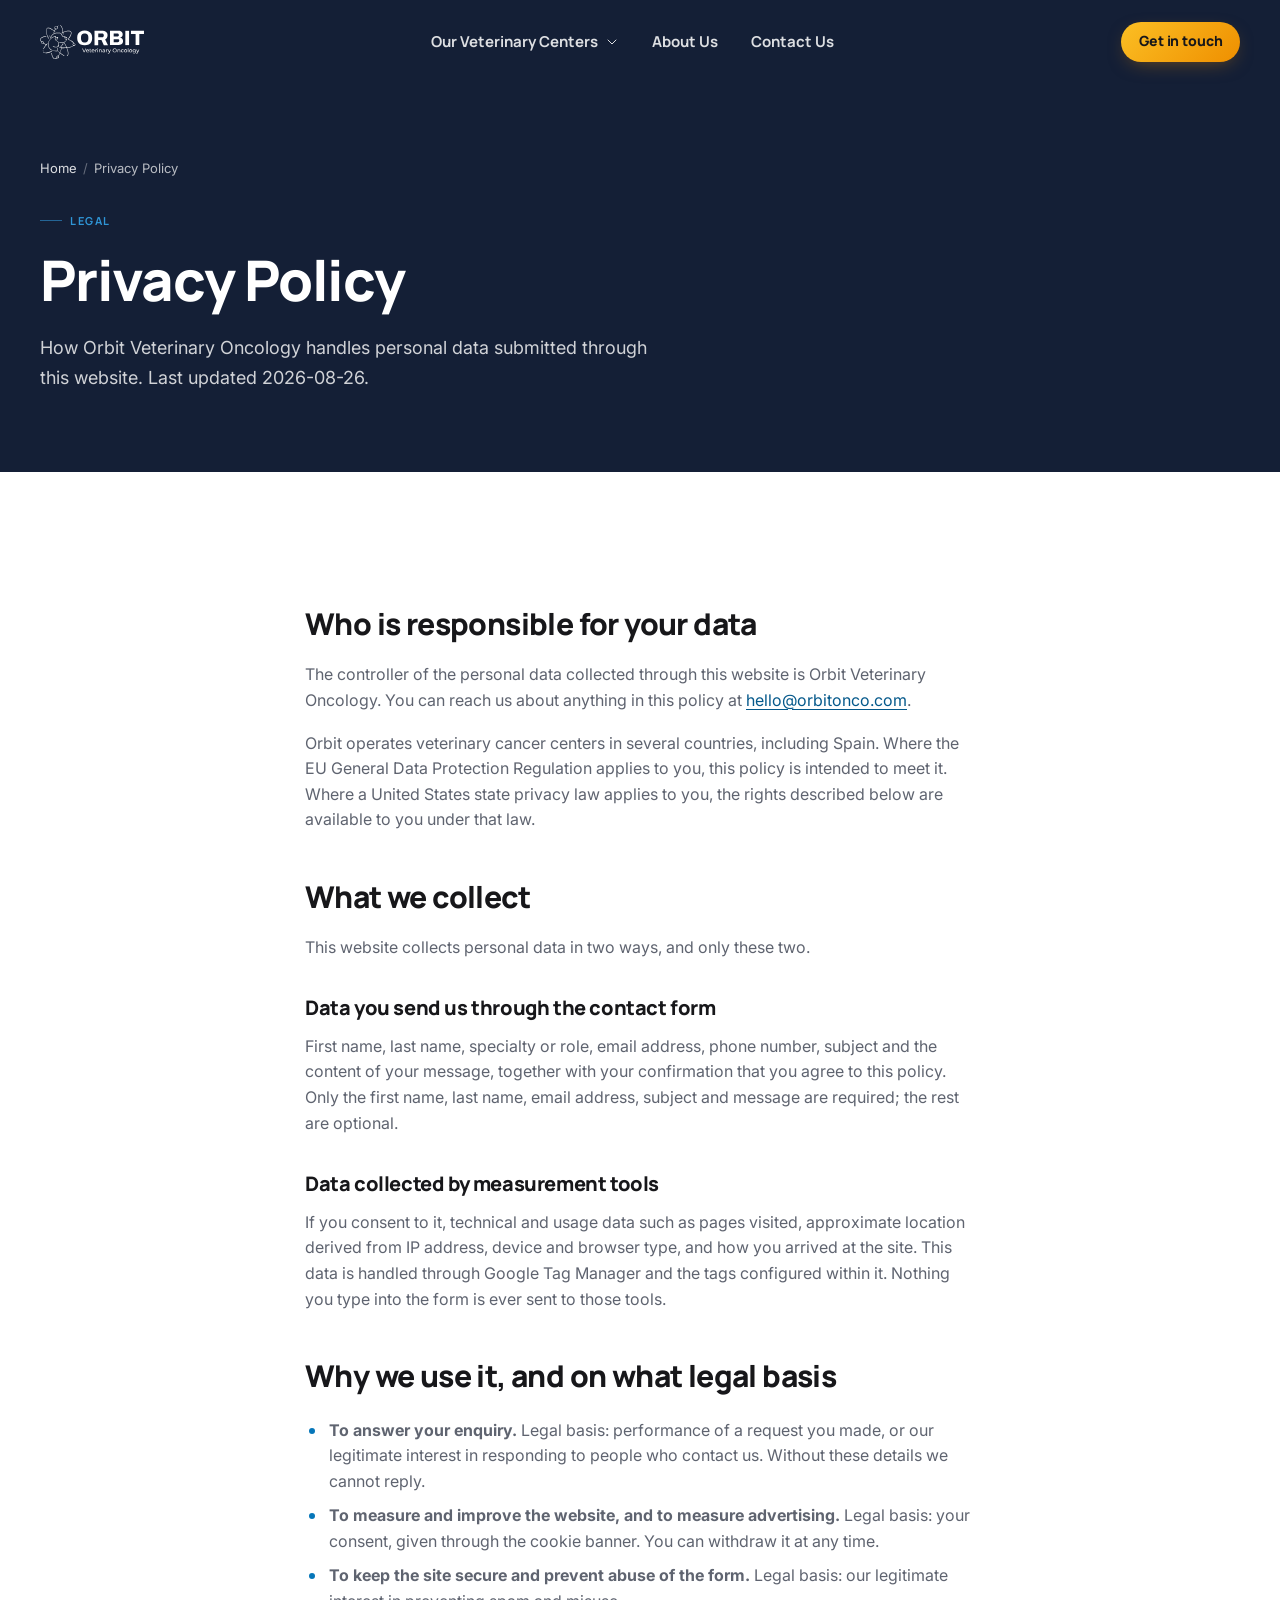
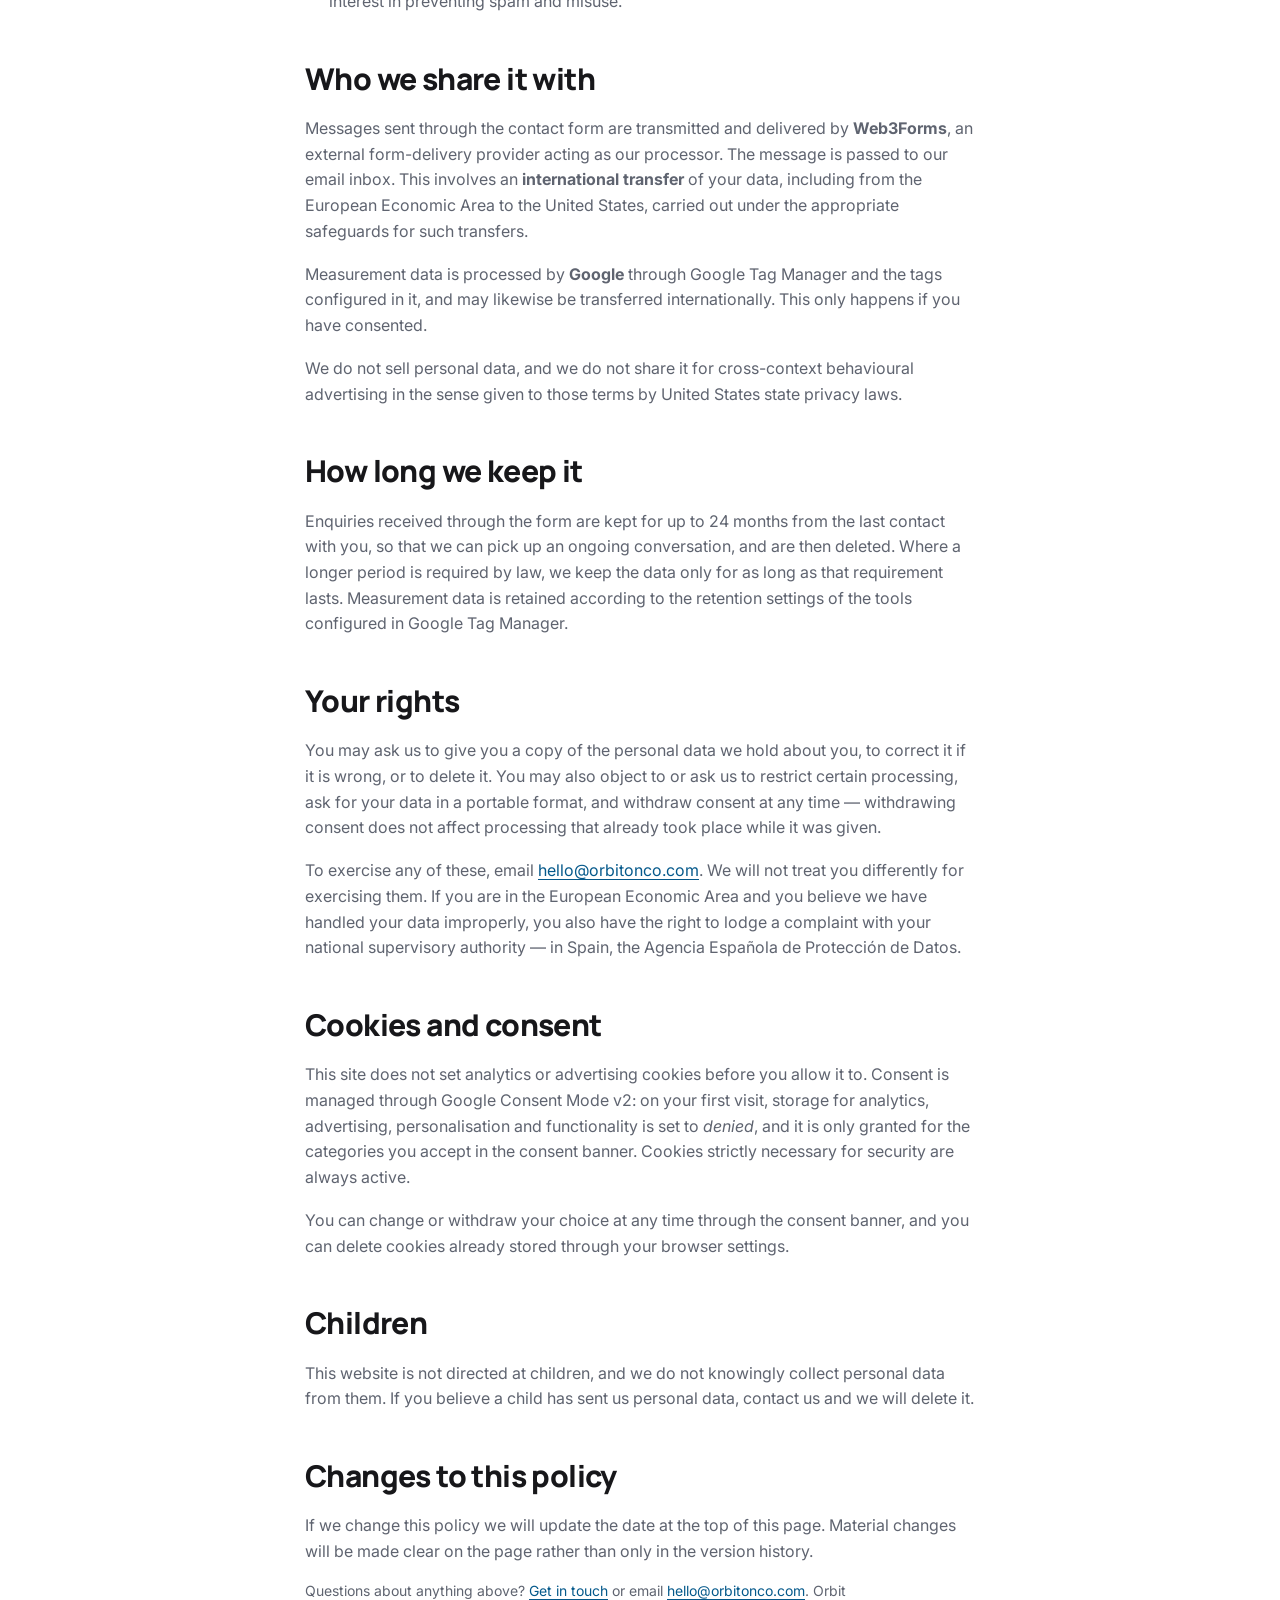
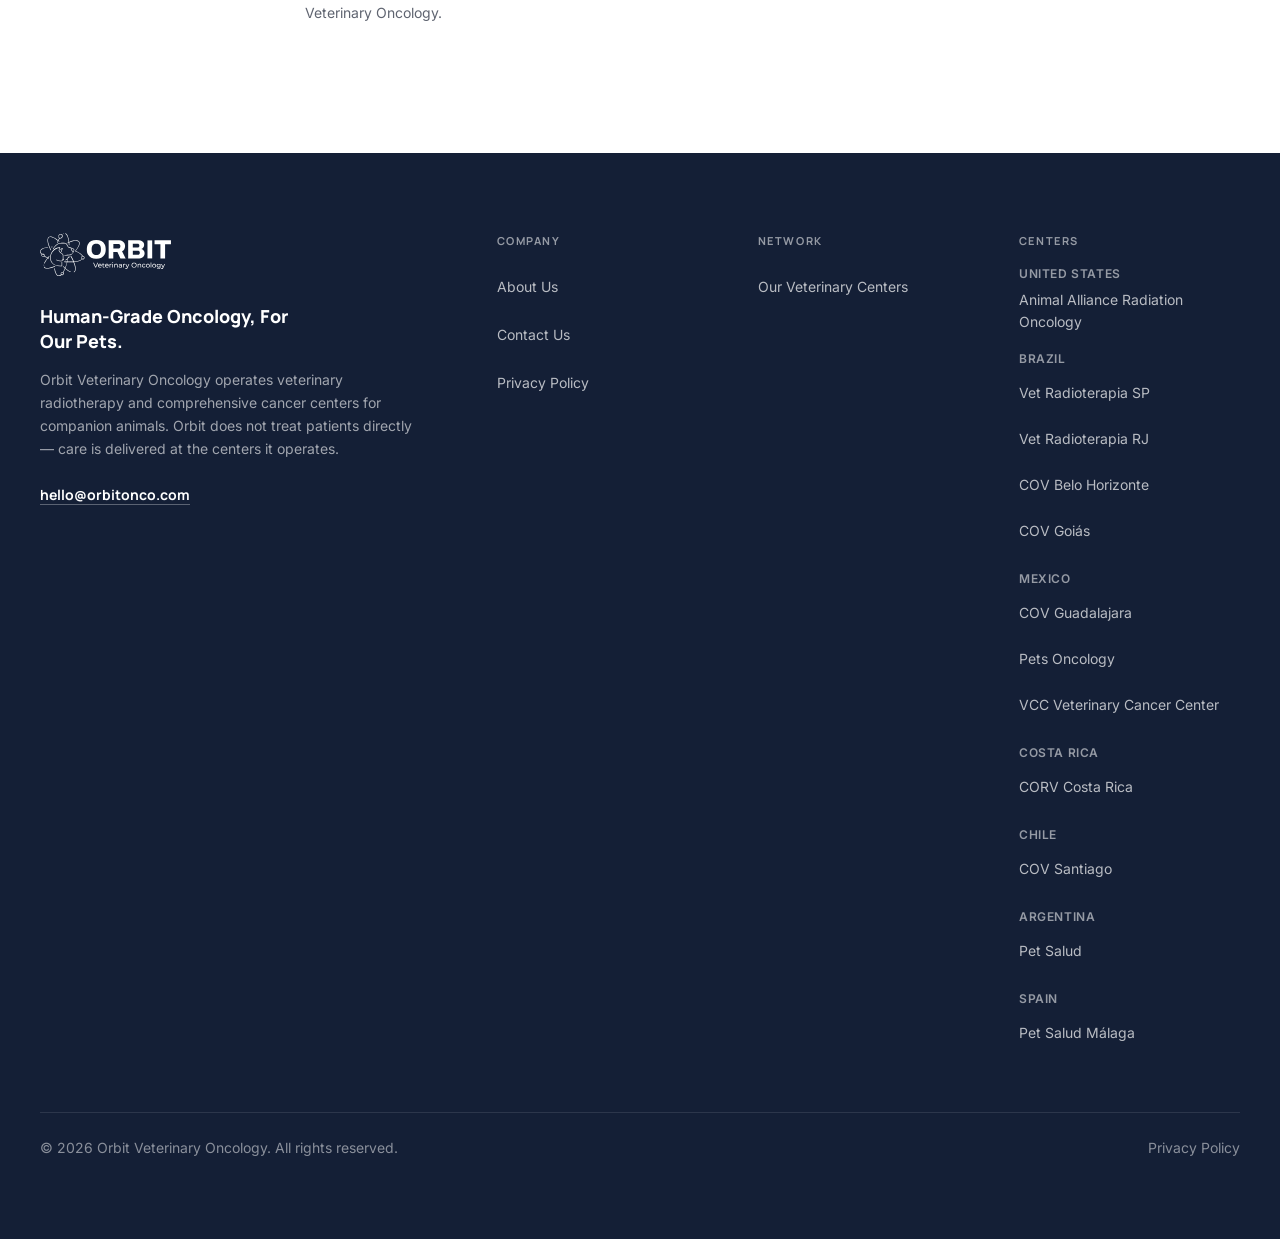
<file: privacy-policy/index.html>
<!DOCTYPE html><html lang="en-US"><head><meta name="robots" content="noindex, nofollow"/><meta charSet="utf-8"/><meta name="viewport" content="width=device-width, initial-scale=1"/><link rel="preload" as="image" href="/logo-white.svg"/><link rel="stylesheet" href="/_next/static/css/15f52cc2542b606e.css" data-precedence="next"/><link rel="preload" as="script" fetchPriority="low" href="/_next/static/chunks/webpack-c81f7fd28659d64f.js"/><script src="/_next/static/chunks/fd9d1056-32520efa714dca84.js" async=""></script><script src="/_next/static/chunks/117-5897e6a9cae5dace.js" async=""></script><script src="/_next/static/chunks/main-app-fa5c5f88d60b5bd4.js" async=""></script><script src="/_next/static/chunks/972-1893b86c5bb94483.js" async=""></script><script src="/_next/static/chunks/721-8752f2e96dad992c.js" async=""></script><script src="/_next/static/chunks/app/privacy-policy/page-59d454bee7e3fc12.js" async=""></script><script src="/_next/static/chunks/app/layout-fdb30d86dce975b4.js" async=""></script><link rel="preconnect" href="https://fonts.googleapis.com"/><link rel="preconnect" href="https://fonts.gstatic.com" crossorigin=""/><meta name="theme-color" content="#141f36"/><title>Privacy Policy | Orbit Veterinary Oncology</title><meta name="description" content="How Orbit Veterinary Oncology collects, uses, stores and shares personal data submitted through this website, and the rights you have over that data."/><meta name="googlebot" content="index, follow, max-video-preview:-1, max-image-preview:large, max-snippet:-1"/><link rel="canonical" href="https://orbitonco.com/privacy-policy/"/><meta property="og:title" content="Privacy Policy | Orbit Veterinary Oncology"/><meta property="og:description" content="How Orbit Veterinary Oncology collects, uses, stores and shares personal data submitted through this website, and the rights you have over that data."/><meta property="og:url" content="https://orbitonco.com/privacy-policy/"/><meta property="og:site_name" content="Orbit Veterinary Oncology"/><meta property="og:locale" content="en_US"/><meta property="og:image" content="https://orbitonco.com/og-default.png"/><meta property="og:image:width" content="1200"/><meta property="og:image:height" content="675"/><meta property="og:image:alt" content="Orbit Veterinary Oncology — Human-Grade Oncology, For Our Pets."/><meta property="og:type" content="website"/><meta name="twitter:card" content="summary_large_image"/><meta name="twitter:title" content="Privacy Policy | Orbit Veterinary Oncology"/><meta name="twitter:description" content="How Orbit Veterinary Oncology collects, uses, stores and shares personal data submitted through this website, and the rights you have over that data."/><meta name="twitter:image" content="https://orbitonco.com/og-default.png"/><link rel="icon" href="/favicon.svg" type="image/svg+xml"/><link rel="apple-touch-icon" href="/apple-touch-icon.png" sizes="180x180"/><script>window.dataLayer = window.dataLayer || [];
function gtag(){dataLayer.push(arguments);}
gtag('consent', 'default', {
  ad_storage: 'denied',
  ad_user_data: 'denied',
  ad_personalization: 'denied',
  analytics_storage: 'denied',
  functionality_storage: 'denied',
  personalization_storage: 'denied',
  security_storage: 'granted',
  wait_for_update: 500
});
gtag('set', 'ads_data_redaction', true);
gtag('set', 'url_passthrough', true);</script><script>try{if('IntersectionObserver' in window && !window.matchMedia('(prefers-reduced-motion: reduce)').matches){document.documentElement.classList.add('js-reveal');}}catch(e){}</script><script type="application/ld+json">{"@context":"https://schema.org","@graph":[{"@type":["Organization","MedicalOrganization"],"@id":"https://orbitonco.com/#organization","name":"Orbit Veterinary Oncology","legalName":"Orbit Veterinary Oncology","alternateName":"Orbit","url":"https://orbitonco.com/","logo":{"@type":"ImageObject","@id":"https://orbitonco.com/#logo","url":"https://orbitonco.com/logo.svg","contentUrl":"https://orbitonco.com/logo.svg","width":359,"height":118,"caption":"Orbit Veterinary Oncology"},"image":{"@id":"https://orbitonco.com/#logo"},"description":"Orbit Veterinary Oncology operates veterinary radiotherapy and comprehensive cancer centers for companion animals, applying unified medical, technical and safety standards derived from four decades of human radiation oncology.","email":"hello@orbitonco.com","foundingDate":"2020","slogan":"Human-Grade Oncology, For Our Pets.","medicalSpecialty":"Oncologic","knowsAbout":["Veterinary radiation oncology","Veterinary radiotherapy","Linear accelerator","Radiotherapy treatment planning","Veterinary oncology","Comprehensive cancer care for companion animals","Radiotherapy center development and operation","Medical physics"],"areaServed":[{"@type":"Country","name":"United States","sameAs":"https://www.wikidata.org/wiki/Q30"},{"@type":"Country","name":"Brazil","sameAs":"https://www.wikidata.org/wiki/Q155"},{"@type":"Country","name":"Mexico","sameAs":"https://www.wikidata.org/wiki/Q96"},{"@type":"Country","name":"Costa Rica","sameAs":"https://www.wikidata.org/wiki/Q800"},{"@type":"Country","name":"Chile","sameAs":"https://www.wikidata.org/wiki/Q298"},{"@type":"Country","name":"Argentina","sameAs":"https://www.wikidata.org/wiki/Q414"},{"@type":"Country","name":"Spain","sameAs":"https://www.wikidata.org/wiki/Q29"}],"employee":[{"@type":"Person","name":"Guillermo Couto","description":"DACVIM in Internal Medicine and Oncology. +40 years of experience in Veterinary Oncology.","worksFor":{"@id":"https://orbitonco.com/#organization"}},{"@type":"Person","name":"Daniel Dosoretz","description":"Radiation Oncologist, consultant. Founder of 21st Century Oncology and Advocate.","worksFor":{"@id":"https://orbitonco.com/#organization"}},{"@type":"Person","name":"Daniel Galmarini","description":"Lead physicist. +25 years experience in treatment planning.","worksFor":{"@id":"https://orbitonco.com/#organization"}},{"@type":"Person","name":"Enrique Vaiani","description":"Engineer Manager, expert in linear accelerator maintenance.","worksFor":{"@id":"https://orbitonco.com/#organization"}},{"@type":"Person","name":"Ricardo Andisco","description":"Lead Architect. +75 radiation oncology projects completed.","worksFor":{"@id":"https://orbitonco.com/#organization"}},{"@type":"Person","name":"Frank English","description":"Structuring and Financing.","worksFor":{"@id":"https://orbitonco.com/#organization"}}],"subOrganization":[{"@type":"VeterinaryCare","name":"Animal Alliance Radiation Oncology · Palm Beach","url":"https://aaradonc.com"},{"@type":"VeterinaryCare","name":"Vet Radioterapia São Paulo","url":"https://vetradioterapiasp.com.br"},{"@type":"VeterinaryCare","name":"Vet Radioterapia Rio de Janeiro","url":"https://vetradioterapiarj.com.br"},{"@type":"VeterinaryCare","name":"Centro Oncológico Veterinário Belo Horizonte","url":"https://covbelohorizonte.com.br"},{"@type":"VeterinaryCare","name":"Centro Oncológico Veterinário Goiás","url":"https://covgoias.com.br"},{"@type":"VeterinaryCare","name":"Clínica Oncológica Veterinaria Guadalajara","url":"https://covguadalajara.mx"},{"@type":"VeterinaryCare","name":"Pets Oncology","url":"https://petsoncology.mx"},{"@type":"VeterinaryCare","name":"VCC – Veterinary Cancer Center","url":"https://veterinarycancercenter.mx"},{"@type":"VeterinaryCare","name":"Clínica de Oncología y Radioterapia Veterinaria Costa Rica","url":"https://corvcostarica.com"},{"@type":"VeterinaryCare","name":"Centro Oncológico Veterinario Santiago","url":"https://covsantiago.cl"},{"@type":"VeterinaryCare","name":"Pet Salud | Oncología Radiante Veterinaria","url":"https://pet-salud.com.ar"},{"@type":"VeterinaryCare","name":"Pet Salud Málaga | Radioterapia Veterinaria","url":"https://petsaludmalaga.es"}],"sameAs":["https://aaradonc.com","https://vetradioterapiasp.com.br","https://vetradioterapiarj.com.br","https://covbelohorizonte.com.br","https://covgoias.com.br","https://covguadalajara.mx","https://petsoncology.mx","https://veterinarycancercenter.mx","https://corvcostarica.com","https://covsantiago.cl","https://pet-salud.com.ar","https://petsaludmalaga.es"]},{"@type":"WebSite","@id":"https://orbitonco.com/#website","url":"https://orbitonco.com/","name":"Orbit Veterinary Oncology","description":"Orbit Veterinary Oncology operates veterinary radiotherapy and comprehensive cancer centers for companion animals, applying unified medical, technical and safety standards derived from four decades of human radiation oncology.","inLanguage":"en-US","publisher":{"@id":"https://orbitonco.com/#organization"}}]}</script><script src="/_next/static/chunks/polyfills-42372ed130431b0a.js" noModule=""></script></head><body><a class="skip-link" href="#main-content">Skip to content</a><header class="header"><div class="container-orbit header__inner"><a class="header__logo" aria-label="Orbit Veterinary Oncology — home" href="/"><img src="/logo-white.svg" alt="Orbit Veterinary Oncology" width="104" height="34"/></a><nav aria-label="Main" class="hidden lg:block"><ul class="flex items-center gap-7"><li class="relative"><a class="nav__link" aria-expanded="false" aria-controls=":R6kq:" href="/our-centers/">Our Veterinary Centers<svg width="16" height="16" viewBox="0 0 24 24" fill="none" stroke="currentColor" stroke-width="1.5" stroke-linecap="round" stroke-linejoin="round" aria-hidden="true" focusable="false"><path d="m6 9 6 6 6-6"></path></svg></a><div id=":R6kq:" class="nav__dropdown" data-open="false"><ul><li><a href="https://aaradonc.com" target="_blank" rel="noopener noreferrer" class="nav__dropdown-item" tabindex="-1"><span class="nav__dropdown-name">Animal Alliance Radiation Oncology</span><span class="nav__dropdown-meta">Palm Beach, United States</span></a></li><li><a href="https://vetradioterapiasp.com.br" target="_blank" rel="noopener noreferrer" class="nav__dropdown-item" tabindex="-1"><span class="nav__dropdown-name">Vet Radioterapia SP</span><span class="nav__dropdown-meta">São Paulo, Brazil</span></a></li><li><a href="https://vetradioterapiarj.com.br" target="_blank" rel="noopener noreferrer" class="nav__dropdown-item" tabindex="-1"><span class="nav__dropdown-name">Vet Radioterapia RJ</span><span class="nav__dropdown-meta">Rio de Janeiro, Brazil</span></a></li><li><a href="https://covbelohorizonte.com.br" target="_blank" rel="noopener noreferrer" class="nav__dropdown-item" tabindex="-1"><span class="nav__dropdown-name">COV Belo Horizonte</span><span class="nav__dropdown-meta">Belo Horizonte, Brazil</span></a></li><li><a href="https://covgoias.com.br" target="_blank" rel="noopener noreferrer" class="nav__dropdown-item" tabindex="-1"><span class="nav__dropdown-name">COV Goiás</span><span class="nav__dropdown-meta">Goiânia, Brazil</span></a></li><li><a href="https://covguadalajara.mx" target="_blank" rel="noopener noreferrer" class="nav__dropdown-item" tabindex="-1"><span class="nav__dropdown-name">COV Guadalajara</span><span class="nav__dropdown-meta">Guadalajara, Mexico</span></a></li><li><a href="https://petsoncology.mx" target="_blank" rel="noopener noreferrer" class="nav__dropdown-item" tabindex="-1"><span class="nav__dropdown-name">Pets Oncology</span><span class="nav__dropdown-meta">Colonia Del Valle Centro, Mexico City</span></a></li><li><a href="https://veterinarycancercenter.mx" target="_blank" rel="noopener noreferrer" class="nav__dropdown-item" tabindex="-1"><span class="nav__dropdown-name">VCC Veterinary Cancer Center</span><span class="nav__dropdown-meta">Verónica Anzúres, Mexico City</span></a></li><li><a href="https://corvcostarica.com" target="_blank" rel="noopener noreferrer" class="nav__dropdown-item" tabindex="-1"><span class="nav__dropdown-name">CORV Costa Rica</span><span class="nav__dropdown-meta">San José, Costa Rica</span></a></li><li><a href="https://covsantiago.cl" target="_blank" rel="noopener noreferrer" class="nav__dropdown-item" tabindex="-1"><span class="nav__dropdown-name">COV Santiago</span><span class="nav__dropdown-meta">Santiago, Chile</span></a></li><li><a href="https://pet-salud.com.ar" target="_blank" rel="noopener noreferrer" class="nav__dropdown-item" tabindex="-1"><span class="nav__dropdown-name">Pet Salud</span><span class="nav__dropdown-meta">Buenos Aires, Argentina</span></a></li><li><a href="https://petsaludmalaga.es" target="_blank" rel="noopener noreferrer" class="nav__dropdown-item" tabindex="-1"><span class="nav__dropdown-name">Pet Salud Málaga</span><span class="nav__dropdown-meta">Málaga, Spain</span></a></li></ul></div></li><li><a class="nav__link" href="/about-us/">About Us</a></li><li><a class="nav__link" href="/contact-us/">Contact Us</a></li></ul></nav><div class="flex items-center gap-2"><a class="btn btn--primary btn--sm hidden sm:inline-flex" href="/contact-us/">Get in touch</a><button type="button" class="burger lg:hidden" aria-expanded="false" aria-controls=":R6kqH1:" aria-label="Open menu"><span></span><span></span><span></span></button></div></div></header><div id=":R6kqH1:" class="mobile-menu lg:hidden" data-open="false"><nav aria-label="Mobile"><ul><li class="mobile-menu__item" style="--i:0"><a class="mobile-menu__link" tabindex="-1" href="/our-centers/">Our Veterinary Centers</a></li><li class="mobile-menu__item" style="--i:1"><a class="mobile-menu__link" tabindex="-1" href="/about-us/">About Us</a></li><li class="mobile-menu__item" style="--i:2"><a class="mobile-menu__link" tabindex="-1" href="/contact-us/">Contact Us</a></li></ul></nav><div class="mobile-menu__item mt-8" style="--i:3"><a class="btn btn--primary w-full" tabindex="-1" href="/contact-us/">Get in touch</a></div></div><main id="main-content"><div class="page-transition"><script type="application/ld+json">{"@context":"https://schema.org","@type":"BreadcrumbList","itemListElement":[{"@type":"ListItem","position":1,"name":"Home","item":"https://orbitonco.com/"},{"@type":"ListItem","position":2,"name":"Privacy Policy","item":"https://orbitonco.com/privacy-policy/"}]}</script><script type="application/ld+json">{"@context":"https://schema.org","@type":"WebPage","@id":"https://orbitonco.com/privacy-policy/#webpage","url":"https://orbitonco.com/privacy-policy/","name":"Privacy Policy | Orbit Veterinary Oncology","description":"How Orbit Veterinary Oncology collects, uses, stores and shares personal data submitted through this website, and the rights you have over that data.","inLanguage":"en-US","isPartOf":{"@id":"https://orbitonco.com/#website"},"about":{"@id":"https://orbitonco.com/#organization"},"publisher":{"@id":"https://orbitonco.com/#organization"}}</script><section class="hero bg-navy pb-16 pt-[calc(var(--header-h)+2.5rem)] lg:pb-20 lg:pt-[calc(var(--header-h)+4.5rem)]"><div class="container-orbit hero__content"><div class="text-white/70 [&amp;_a:hover]:text-white [&amp;_a]:text-white/85"><nav aria-label="Breadcrumb"><ol class="breadcrumbs"><li class="flex items-center gap-1.5"><a href="/">Home</a><span class="breadcrumbs__sep" aria-hidden="true">/</span></li><li class="flex items-center gap-1.5"><span aria-current="page">Privacy Policy</span></li></ol></nav></div><p class="eyebrow mt-8 text-brand-light">Legal</p><h1 class="mt-5 max-w-[20ch] text-3xl text-white sm:text-4xl lg:text-6xl">Privacy Policy</h1><p class="lede mt-6 max-w-[58ch] text-white/80">How Orbit Veterinary Oncology handles personal data submitted through this website. Last updated 2026-08-26.</p></div></section><section class="section"><div class="container-orbit prose-orbit max-w-[75ch]"><h2 class="!mt-0">Who is responsible for your data</h2><p class="text-muted">The controller of the personal data collected through this website is Orbit Veterinary Oncology. You can reach us about anything in this policy at<!-- --> <a href="mailto:hello@orbitonco.com" class="text-brand-dark underline underline-offset-2">hello@orbitonco.com</a>.</p><p class="text-muted">Orbit operates veterinary cancer centers in several countries, including Spain. Where the EU General Data Protection Regulation applies to you, this policy is intended to meet it. Where a United States state privacy law applies to you, the rights described below are available to you under that law.</p><h2>What we collect</h2><p class="text-muted">This website collects personal data in two ways, and only these two.</p><h3>Data you send us through the contact form</h3><p class="text-muted">First name, last name, specialty or role, email address, phone number, subject and the content of your message, together with your confirmation that you agree to this policy. Only the first name, last name, email address, subject and message are required; the rest are optional.</p><h3>Data collected by measurement tools</h3><p class="text-muted">If you consent to it, technical and usage data such as pages visited, approximate location derived from IP address, device and browser type, and how you arrived at the site. This data is handled through Google Tag Manager and the tags configured within it. Nothing you type into the form is ever sent to those tools.</p><h2>Why we use it, and on what legal basis</h2><ul><li class="text-muted"><strong>To answer your enquiry.</strong> Legal basis: performance of a request you made, or our legitimate interest in responding to people who contact us. Without these details we cannot reply.</li><li class="text-muted"><strong>To measure and improve the website, and to measure advertising.</strong> <!-- -->Legal basis: your consent, given through the cookie banner. You can withdraw it at any time.</li><li class="text-muted"><strong>To keep the site secure and prevent abuse of the form.</strong> Legal basis: our legitimate interest in preventing spam and misuse.</li></ul><h2>Who we share it with</h2><p class="text-muted">Messages sent through the contact form are transmitted and delivered by<!-- --> <strong>Web3Forms</strong>, an external form-delivery provider acting as our processor. The message is passed to our email inbox. This involves an<!-- --> <strong>international transfer</strong> of your data, including from the European Economic Area to the United States, carried out under the appropriate safeguards for such transfers.</p><p class="text-muted">Measurement data is processed by <strong>Google</strong> through Google Tag Manager and the tags configured in it, and may likewise be transferred internationally. This only happens if you have consented.</p><p class="text-muted">We do not sell personal data, and we do not share it for cross-context behavioural advertising in the sense given to those terms by United States state privacy laws.</p><h2>How long we keep it</h2><p class="text-muted">Enquiries received through the form are kept for up to 24 months from the last contact with you, so that we can pick up an ongoing conversation, and are then deleted. Where a longer period is required by law, we keep the data only for as long as that requirement lasts. Measurement data is retained according to the retention settings of the tools configured in Google Tag Manager.</p><h2>Your rights</h2><p class="text-muted">You may ask us to give you a copy of the personal data we hold about you, to correct it if it is wrong, or to delete it. You may also object to or ask us to restrict certain processing, ask for your data in a portable format, and withdraw consent at any time — withdrawing consent does not affect processing that already took place while it was given.</p><p class="text-muted">To exercise any of these, email<!-- --> <a href="mailto:hello@orbitonco.com" class="text-brand-dark underline underline-offset-2">hello@orbitonco.com</a>. We will not treat you differently for exercising them. If you are in the European Economic Area and you believe we have handled your data improperly, you also have the right to lodge a complaint with your national supervisory authority — in Spain, the Agencia Española de Protección de Datos.</p><h2>Cookies and consent</h2><p class="text-muted">This site does not set analytics or advertising cookies before you allow it to. Consent is managed through Google Consent Mode v2: on your first visit, storage for analytics, advertising, personalisation and functionality is set to<!-- --> <em>denied</em>, and it is only granted for the categories you accept in the consent banner. Cookies strictly necessary for security are always active.</p><p class="text-muted">You can change or withdraw your choice at any time through the consent banner, and you can delete cookies already stored through your browser settings.</p><h2>Children</h2><p class="text-muted">This website is not directed at children, and we do not knowingly collect personal data from them. If you believe a child has sent us personal data, contact us and we will delete it.</p><h2>Changes to this policy</h2><p class="text-muted">If we change this policy we will update the date at the top of this page. Material changes will be made clear on the page rather than only in the version history.</p><p class="mt-12 text-sm text-muted">Questions about anything above? <a href="/contact-us/">Get in touch</a> or email<!-- --> <a href="mailto:hello@orbitonco.com">hello@orbitonco.com</a>. <!-- -->Orbit Veterinary Oncology<!-- -->.</p></div></section></div></main><footer class="bg-navy text-white/70"><div class="container-orbit py-16 lg:py-20"><div class="grid gap-12 lg:grid-cols-[minmax(0,1.1fr)_minmax(0,2fr)]"><div><a aria-label="Orbit Veterinary Oncology — home" class="inline-flex min-h-[44px] items-center" href="/"><img src="/logo-white.svg" alt="Orbit Veterinary Oncology" width="131" height="43"/></a><p class="mt-5 max-w-xs font-display text-lg font-extrabold leading-snug text-white">Human-Grade Oncology, For Our Pets.</p><p class="mt-4 max-w-sm text-sm leading-relaxed text-white/60">Orbit Veterinary Oncology operates veterinary radiotherapy and comprehensive cancer centers for companion animals. Orbit does not treat patients directly — care is delivered at the centers it operates.</p><p class="mt-6 text-sm"><a href="mailto:hello@orbitonco.com" class="font-display font-bold text-white underline decoration-white/30 underline-offset-4 hover:decoration-white">hello@orbitonco.com</a></p></div><div class="grid gap-10 sm:grid-cols-2 lg:grid-cols-3"><div><h2 class="text-2xs font-bold uppercase tracking-[0.14em] text-white/55">Company</h2><ul class="mt-4 grid gap-1"><li><a class="inline-flex min-h-[44px] items-center text-sm text-white/70 transition-colors duration-180 hover:text-white" href="/about-us/">About Us</a></li><li><a class="inline-flex min-h-[44px] items-center text-sm text-white/70 transition-colors duration-180 hover:text-white" href="/contact-us/">Contact Us</a></li><li><a class="inline-flex min-h-[44px] items-center text-sm text-white/70 transition-colors duration-180 hover:text-white" href="/privacy-policy/">Privacy Policy</a></li></ul></div><div><h2 class="text-2xs font-bold uppercase tracking-[0.14em] text-white/55">Network</h2><ul class="mt-4 grid gap-1"><li><a class="inline-flex min-h-[44px] items-center text-sm text-white/70 transition-colors duration-180 hover:text-white" href="/our-centers/">Our Veterinary Centers</a></li></ul></div><div class="sm:col-span-2 lg:col-span-1"><h2 class="text-2xs font-bold uppercase tracking-[0.14em] text-white/55">Centers</h2><div class="mt-4 grid gap-4"><div><p class="text-xs font-semibold uppercase tracking-wider text-white/55">United States</p><ul class="mt-1 grid gap-0.5"><li><a href="https://aaradonc.com" target="_blank" rel="noopener noreferrer" class="inline-flex min-h-[44px] items-center text-sm text-white/70 transition-colors duration-180 hover:text-white">Animal Alliance Radiation Oncology</a></li></ul></div><div><p class="text-xs font-semibold uppercase tracking-wider text-white/55">Brazil</p><ul class="mt-1 grid gap-0.5"><li><a href="https://vetradioterapiasp.com.br" target="_blank" rel="noopener noreferrer" class="inline-flex min-h-[44px] items-center text-sm text-white/70 transition-colors duration-180 hover:text-white">Vet Radioterapia SP</a></li><li><a href="https://vetradioterapiarj.com.br" target="_blank" rel="noopener noreferrer" class="inline-flex min-h-[44px] items-center text-sm text-white/70 transition-colors duration-180 hover:text-white">Vet Radioterapia RJ</a></li><li><a href="https://covbelohorizonte.com.br" target="_blank" rel="noopener noreferrer" class="inline-flex min-h-[44px] items-center text-sm text-white/70 transition-colors duration-180 hover:text-white">COV Belo Horizonte</a></li><li><a href="https://covgoias.com.br" target="_blank" rel="noopener noreferrer" class="inline-flex min-h-[44px] items-center text-sm text-white/70 transition-colors duration-180 hover:text-white">COV Goiás</a></li></ul></div><div><p class="text-xs font-semibold uppercase tracking-wider text-white/55">Mexico</p><ul class="mt-1 grid gap-0.5"><li><a href="https://covguadalajara.mx" target="_blank" rel="noopener noreferrer" class="inline-flex min-h-[44px] items-center text-sm text-white/70 transition-colors duration-180 hover:text-white">COV Guadalajara</a></li><li><a href="https://petsoncology.mx" target="_blank" rel="noopener noreferrer" class="inline-flex min-h-[44px] items-center text-sm text-white/70 transition-colors duration-180 hover:text-white">Pets Oncology</a></li><li><a href="https://veterinarycancercenter.mx" target="_blank" rel="noopener noreferrer" class="inline-flex min-h-[44px] items-center text-sm text-white/70 transition-colors duration-180 hover:text-white">VCC Veterinary Cancer Center</a></li></ul></div><div><p class="text-xs font-semibold uppercase tracking-wider text-white/55">Costa Rica</p><ul class="mt-1 grid gap-0.5"><li><a href="https://corvcostarica.com" target="_blank" rel="noopener noreferrer" class="inline-flex min-h-[44px] items-center text-sm text-white/70 transition-colors duration-180 hover:text-white">CORV Costa Rica</a></li></ul></div><div><p class="text-xs font-semibold uppercase tracking-wider text-white/55">Chile</p><ul class="mt-1 grid gap-0.5"><li><a href="https://covsantiago.cl" target="_blank" rel="noopener noreferrer" class="inline-flex min-h-[44px] items-center text-sm text-white/70 transition-colors duration-180 hover:text-white">COV Santiago</a></li></ul></div><div><p class="text-xs font-semibold uppercase tracking-wider text-white/55">Argentina</p><ul class="mt-1 grid gap-0.5"><li><a href="https://pet-salud.com.ar" target="_blank" rel="noopener noreferrer" class="inline-flex min-h-[44px] items-center text-sm text-white/70 transition-colors duration-180 hover:text-white">Pet Salud</a></li></ul></div><div><p class="text-xs font-semibold uppercase tracking-wider text-white/55">Spain</p><ul class="mt-1 grid gap-0.5"><li><a href="https://petsaludmalaga.es" target="_blank" rel="noopener noreferrer" class="inline-flex min-h-[44px] items-center text-sm text-white/70 transition-colors duration-180 hover:text-white">Pet Salud Málaga</a></li></ul></div></div></div></div></div><div class="mt-14 flex flex-col gap-3 border-t border-white/10 pt-6 text-sm text-white/50 sm:flex-row sm:items-center sm:justify-between"><p>© <!-- -->2026<!-- --> <!-- -->Orbit Veterinary Oncology<!-- -->. All rights reserved.</p><p><a class="hover:text-white" href="/privacy-policy/">Privacy Policy</a></p></div></div></footer><script src="/_next/static/chunks/webpack-c81f7fd28659d64f.js" async=""></script><script>(self.__next_f=self.__next_f||[]).push([0]);self.__next_f.push([2,null])</script><script>self.__next_f.push([1,"1:HL[\"/_next/static/css/15f52cc2542b606e.css\",\"style\"]\n"])</script><script>self.__next_f.push([1,"2:I[2846,[],\"\"]\n4:I[2972,[\"972\",\"static/chunks/972-1893b86c5bb94483.js\",\"721\",\"static/chunks/721-8752f2e96dad992c.js\",\"310\",\"static/chunks/app/privacy-policy/page-59d454bee7e3fc12.js\"],\"\"]\n5:I[6135,[\"972\",\"static/chunks/972-1893b86c5bb94483.js\",\"721\",\"static/chunks/721-8752f2e96dad992c.js\",\"310\",\"static/chunks/app/privacy-policy/page-59d454bee7e3fc12.js\"],\"EmailLink\"]\n6:I[4707,[],\"\"]\n7:I[6423,[],\"\"]\n9:I[5181,[\"972\",\"static/chunks/972-1893b86c5bb94483.js\",\"721\",\"static/chunks/721-8752f2e96dad992c.js\",\"185\",\"static/chunks/app/layout-fdb30d86dce975b4.js\"],\"SmoothScroll\"]\na:I[978,[\"972\",\"static/chunks/972-1893b86c5bb94483.js\",\"721\",\"static/chunks/721-8752f2e96dad992c.js\",\"185\",\"static/chunks/app/layout-fdb30d86dce975b4.js\"],\"RevealController\"]\nb:I[6519,[\"972\",\"static/chunks/972-1893b86c5bb94483.js\",\"721\",\"static/chunks/721-8752f2e96dad992c.js\",\"185\",\"static/chunks/app/layout-fdb30d86dce975b4.js\"],\"ScrollTracker\"]\nc:I[9372,[\"972\",\"static/chunks/972-1893b86c5bb94483.js\",\"721\",\"static/chunks/721-8752f2e96dad992c.js\",\"185\",\"static/chunks/app/layout-fdb30d86dce975b4.js\"],\"Header\"]\nd:I[8589,[\"972\",\"static/chunks/972-1893b86c5bb94483.js\",\"721\",\"static/chunks/721-8752f2e96dad992c.js\",\"185\",\"static/chunks/app/layout-fdb30d86dce975b4.js\"],\"PageTransition\"]\n15:I[1060,[],\"\"]\n8:T1398,"])</script><script>self.__next_f.push([1,"{\"@context\":\"https://schema.org\",\"@graph\":[{\"@type\":[\"Organization\",\"MedicalOrganization\"],\"@id\":\"https://orbitonco.com/#organization\",\"name\":\"Orbit Veterinary Oncology\",\"legalName\":\"Orbit Veterinary Oncology\",\"alternateName\":\"Orbit\",\"url\":\"https://orbitonco.com/\",\"logo\":{\"@type\":\"ImageObject\",\"@id\":\"https://orbitonco.com/#logo\",\"url\":\"https://orbitonco.com/logo.svg\",\"contentUrl\":\"https://orbitonco.com/logo.svg\",\"width\":359,\"height\":118,\"caption\":\"Orbit Veterinary Oncology\"},\"image\":{\"@id\":\"https://orbitonco.com/#logo\"},\"description\":\"Orbit Veterinary Oncology operates veterinary radiotherapy and comprehensive cancer centers for companion animals, applying unified medical, technical and safety standards derived from four decades of human radiation oncology.\",\"email\":\"hello@orbitonco.com\",\"foundingDate\":\"2020\",\"slogan\":\"Human-Grade Oncology, For Our Pets.\",\"medicalSpecialty\":\"Oncologic\",\"knowsAbout\":[\"Veterinary radiation oncology\",\"Veterinary radiotherapy\",\"Linear accelerator\",\"Radiotherapy treatment planning\",\"Veterinary oncology\",\"Comprehensive cancer care for companion animals\",\"Radiotherapy center development and operation\",\"Medical physics\"],\"areaServed\":[{\"@type\":\"Country\",\"name\":\"United States\",\"sameAs\":\"https://www.wikidata.org/wiki/Q30\"},{\"@type\":\"Country\",\"name\":\"Brazil\",\"sameAs\":\"https://www.wikidata.org/wiki/Q155\"},{\"@type\":\"Country\",\"name\":\"Mexico\",\"sameAs\":\"https://www.wikidata.org/wiki/Q96\"},{\"@type\":\"Country\",\"name\":\"Costa Rica\",\"sameAs\":\"https://www.wikidata.org/wiki/Q800\"},{\"@type\":\"Country\",\"name\":\"Chile\",\"sameAs\":\"https://www.wikidata.org/wiki/Q298\"},{\"@type\":\"Country\",\"name\":\"Argentina\",\"sameAs\":\"https://www.wikidata.org/wiki/Q414\"},{\"@type\":\"Country\",\"name\":\"Spain\",\"sameAs\":\"https://www.wikidata.org/wiki/Q29\"}],\"employee\":[{\"@type\":\"Person\",\"name\":\"Guillermo Couto\",\"description\":\"DACVIM in Internal Medicine and Oncology. +40 years of experience in Veterinary Oncology.\",\"worksFor\":{\"@id\":\"https://orbitonco.com/#organization\"}},{\"@type\":\"Person\",\"name\":\"Daniel Dosoretz\",\"description\":\"Radiation Oncologist, consultant. Founder of 21st Century Oncology and Advocate.\",\"worksFor\":{\"@id\":\"https://orbitonco.com/#organization\"}},{\"@type\":\"Person\",\"name\":\"Daniel Galmarini\",\"description\":\"Lead physicist. +25 years experience in treatment planning.\",\"worksFor\":{\"@id\":\"https://orbitonco.com/#organization\"}},{\"@type\":\"Person\",\"name\":\"Enrique Vaiani\",\"description\":\"Engineer Manager, expert in linear accelerator maintenance.\",\"worksFor\":{\"@id\":\"https://orbitonco.com/#organization\"}},{\"@type\":\"Person\",\"name\":\"Ricardo Andisco\",\"description\":\"Lead Architect. +75 radiation oncology projects completed.\",\"worksFor\":{\"@id\":\"https://orbitonco.com/#organization\"}},{\"@type\":\"Person\",\"name\":\"Frank English\",\"description\":\"Structuring and Financing.\",\"worksFor\":{\"@id\":\"https://orbitonco.com/#organization\"}}],\"subOrganization\":[{\"@type\":\"VeterinaryCare\",\"name\":\"Animal Alliance Radiation Oncology · Palm Beach\",\"url\":\"https://aaradonc.com\"},{\"@type\":\"VeterinaryCare\",\"name\":\"Vet Radioterapia São Paulo\",\"url\":\"https://vetradioterapiasp.com.br\"},{\"@type\":\"VeterinaryCare\",\"name\":\"Vet Radioterapia Rio de Janeiro\",\"url\":\"https://vetradioterapiarj.com.br\"},{\"@type\":\"VeterinaryCare\",\"name\":\"Centro Oncológico Veterinário Belo Horizonte\",\"url\":\"https://covbelohorizonte.com.br\"},{\"@type\":\"VeterinaryCare\",\"name\":\"Centro Oncológico Veterinário Goiás\",\"url\":\"https://covgoias.com.br\"},{\"@type\":\"VeterinaryCare\",\"name\":\"Clínica Oncológica Veterinaria Guadalajara\",\"url\":\"https://covguadalajara.mx\"},{\"@type\":\"VeterinaryCare\",\"name\":\"Pets Oncology\",\"url\":\"https://petsoncology.mx\"},{\"@type\":\"VeterinaryCare\",\"name\":\"VCC – Veterinary Cancer Center\",\"url\":\"https://veterinarycancercenter.mx\"},{\"@type\":\"VeterinaryCare\",\"name\":\"Clínica de Oncología y Radioterapia Veterinaria Costa Rica\",\"url\":\"https://corvcostarica.com\"},{\"@type\":\"VeterinaryCare\",\"name\":\"Centro Oncológico Veterinario Santiago\",\"url\":\"https://covsantiago.cl\"},{\"@type\":\"VeterinaryCare\",\"name\":\"Pet Salud | Oncología Radiante Veterinaria\",\"url\":\"https://pet-salud.com.ar\"},{\"@type\":\"VeterinaryCare\",\"name\":\"Pet Salud Málaga | Radioterapia Veterinaria\",\"url\":\"https://petsaludmalaga.es\"}],\"sameAs\":[\"https://aaradonc.com\",\"https://vetradioterapiasp.com.br\",\"https://vetradioterapiarj.com.br\",\"https://covbelohorizonte.com.br\",\"https://covgoias.com.br\",\"https://covguadalajara.mx\",\"https://petsoncology.mx\",\"https://veterinarycancercenter.mx\",\"https://corvcostarica.com\",\"https://covsantiago.cl\",\"https://pet-salud.com.ar\",\"https://petsaludmalaga.es\"]},{\"@type\":\"WebSite\",\"@id\":\"https://orbitonco.com/#website\",\"url\":\"https://orbitonco.com/\",\"name\":\"Orbit Veterinary Oncology\",\"description\":\"Orbit Veterinary Oncology operates veterinary radiotherapy and comprehensive cancer centers for companion animals, applying unified medical, technical and safety standards derived from four decades of human radiation oncology.\",\"inLanguage\":\"en-US\",\"publisher\":{\"@id\":\"https://orbitonco.com/#organization\"}}]}"])</script><script>self.__next_f.push([1,"11:{\"d\":\"M4 12h15\"}\n10:[\"$\",\"path\",null,\"$11\"]\n13:{\"d\":\"m13 6 6 6-6 6\"}\n12:[\"$\",\"path\",null,\"$13\"]\nf:[\"$10\",\"$12\"]\ne:\"$f\"\n16:[]\n"])</script><script>self.__next_f.push([1,"0:[\"$\",\"$L2\",null,{\"buildId\":\"xK1s80wmrIgPNL40ctjaB\",\"assetPrefix\":\"\",\"urlParts\":[\"\",\"privacy-policy\",\"\"],\"initialTree\":[\"\",{\"children\":[\"privacy-policy\",{\"children\":[\"__PAGE__\",{}]}]},\"$undefined\",\"$undefined\",true],\"initialSeedData\":[\"\",{\"children\":[\"privacy-policy\",{\"children\":[\"__PAGE__\",{},[[\"$L3\",[[\"$\",\"script\",null,{\"type\":\"application/ld+json\",\"dangerouslySetInnerHTML\":{\"__html\":\"{\\\"@context\\\":\\\"https://schema.org\\\",\\\"@type\\\":\\\"BreadcrumbList\\\",\\\"itemListElement\\\":[{\\\"@type\\\":\\\"ListItem\\\",\\\"position\\\":1,\\\"name\\\":\\\"Home\\\",\\\"item\\\":\\\"https://orbitonco.com/\\\"},{\\\"@type\\\":\\\"ListItem\\\",\\\"position\\\":2,\\\"name\\\":\\\"Privacy Policy\\\",\\\"item\\\":\\\"https://orbitonco.com/privacy-policy/\\\"}]}\"}}],[\"$\",\"script\",null,{\"type\":\"application/ld+json\",\"dangerouslySetInnerHTML\":{\"__html\":\"{\\\"@context\\\":\\\"https://schema.org\\\",\\\"@type\\\":\\\"WebPage\\\",\\\"@id\\\":\\\"https://orbitonco.com/privacy-policy/#webpage\\\",\\\"url\\\":\\\"https://orbitonco.com/privacy-policy/\\\",\\\"name\\\":\\\"Privacy Policy | Orbit Veterinary Oncology\\\",\\\"description\\\":\\\"How Orbit Veterinary Oncology collects, uses, stores and shares personal data submitted through this website, and the rights you have over that data.\\\",\\\"inLanguage\\\":\\\"en-US\\\",\\\"isPartOf\\\":{\\\"@id\\\":\\\"https://orbitonco.com/#website\\\"},\\\"about\\\":{\\\"@id\\\":\\\"https://orbitonco.com/#organization\\\"},\\\"publisher\\\":{\\\"@id\\\":\\\"https://orbitonco.com/#organization\\\"}}\"}}],[\"$\",\"section\",null,{\"className\":\"hero bg-navy pb-16 pt-[calc(var(--header-h)+2.5rem)] lg:pb-20 lg:pt-[calc(var(--header-h)+4.5rem)]\",\"children\":[null,[\"$\",\"div\",null,{\"className\":\"container-orbit hero__content\",\"children\":[[\"$\",\"div\",null,{\"className\":\"text-white/70 [\u0026_a:hover]:text-white [\u0026_a]:text-white/85\",\"children\":[\"$\",\"nav\",null,{\"aria-label\":\"Breadcrumb\",\"children\":[\"$\",\"ol\",null,{\"className\":\"breadcrumbs\",\"children\":[[\"$\",\"li\",\"/\",{\"className\":\"flex items-center gap-1.5\",\"children\":[[\"$\",\"$L4\",null,{\"href\":\"/\",\"children\":\"Home\"}],[\"$\",\"span\",null,{\"className\":\"breadcrumbs__sep\",\"aria-hidden\":\"true\",\"children\":\"/\"}]]}],[\"$\",\"li\",\"/privacy-policy/\",{\"className\":\"flex items-center gap-1.5\",\"children\":[\"$\",\"span\",null,{\"aria-current\":\"page\",\"children\":\"Privacy Policy\"}]}]]}]}]}],[\"$\",\"p\",null,{\"className\":\"eyebrow mt-8 text-brand-light\",\"children\":\"Legal\"}],[\"$\",\"h1\",null,{\"className\":\"mt-5 max-w-[20ch] text-3xl text-white sm:text-4xl lg:text-6xl\",\"children\":\"Privacy Policy\"}],[\"$\",\"p\",null,{\"className\":\"lede mt-6 max-w-[58ch] text-white/80\",\"children\":\"How Orbit Veterinary Oncology handles personal data submitted through this website. Last updated 2026-08-26.\"}],null]}]]}],[\"$\",\"section\",null,{\"className\":\"section\",\"children\":[\"$\",\"div\",null,{\"className\":\"container-orbit prose-orbit max-w-[75ch]\",\"children\":[[\"$\",\"h2\",null,{\"className\":\"!mt-0\",\"children\":\"Who is responsible for your data\"}],[\"$\",\"p\",null,{\"className\":\"text-muted\",\"children\":[\"The controller of the personal data collected through this website is Orbit Veterinary Oncology. You can reach us about anything in this policy at\",\" \",[\"$\",\"$L5\",null,{\"ctaLocation\":\"privacy_policy\",\"className\":\"text-brand-dark underline underline-offset-2\"}],\".\"]}],[\"$\",\"p\",null,{\"className\":\"text-muted\",\"children\":\"Orbit operates veterinary cancer centers in several countries, including Spain. Where the EU General Data Protection Regulation applies to you, this policy is intended to meet it. Where a United States state privacy law applies to you, the rights described below are available to you under that law.\"}],[\"$\",\"h2\",null,{\"children\":\"What we collect\"}],[\"$\",\"p\",null,{\"className\":\"text-muted\",\"children\":\"This website collects personal data in two ways, and only these two.\"}],[\"$\",\"h3\",null,{\"children\":\"Data you send us through the contact form\"}],[\"$\",\"p\",null,{\"className\":\"text-muted\",\"children\":\"First name, last name, specialty or role, email address, phone number, subject and the content of your message, together with your confirmation that you agree to this policy. Only the first name, last name, email address, subject and message are required; the rest are optional.\"}],[\"$\",\"h3\",null,{\"children\":\"Data collected by measurement tools\"}],[\"$\",\"p\",null,{\"className\":\"text-muted\",\"children\":\"If you consent to it, technical and usage data such as pages visited, approximate location derived from IP address, device and browser type, and how you arrived at the site. This data is handled through Google Tag Manager and the tags configured within it. Nothing you type into the form is ever sent to those tools.\"}],[\"$\",\"h2\",null,{\"children\":\"Why we use it, and on what legal basis\"}],[\"$\",\"ul\",null,{\"children\":[[\"$\",\"li\",null,{\"className\":\"text-muted\",\"children\":[[\"$\",\"strong\",null,{\"children\":\"To answer your enquiry.\"}],\" Legal basis: performance of a request you made, or our legitimate interest in responding to people who contact us. Without these details we cannot reply.\"]}],[\"$\",\"li\",null,{\"className\":\"text-muted\",\"children\":[[\"$\",\"strong\",null,{\"children\":\"To measure and improve the website, and to measure advertising.\"}],\" \",\"Legal basis: your consent, given through the cookie banner. You can withdraw it at any time.\"]}],[\"$\",\"li\",null,{\"className\":\"text-muted\",\"children\":[[\"$\",\"strong\",null,{\"children\":\"To keep the site secure and prevent abuse of the form.\"}],\" Legal basis: our legitimate interest in preventing spam and misuse.\"]}]]}],[\"$\",\"h2\",null,{\"children\":\"Who we share it with\"}],[\"$\",\"p\",null,{\"className\":\"text-muted\",\"children\":[\"Messages sent through the contact form are transmitted and delivered by\",\" \",[\"$\",\"strong\",null,{\"children\":\"Web3Forms\"}],\", an external form-delivery provider acting as our processor. The message is passed to our email inbox. This involves an\",\" \",[\"$\",\"strong\",null,{\"children\":\"international transfer\"}],\" of your data, including from the European Economic Area to the United States, carried out under the appropriate safeguards for such transfers.\"]}],[\"$\",\"p\",null,{\"className\":\"text-muted\",\"children\":[\"Measurement data is processed by \",[\"$\",\"strong\",null,{\"children\":\"Google\"}],\" through Google Tag Manager and the tags configured in it, and may likewise be transferred internationally. This only happens if you have consented.\"]}],[\"$\",\"p\",null,{\"className\":\"text-muted\",\"children\":\"We do not sell personal data, and we do not share it for cross-context behavioural advertising in the sense given to those terms by United States state privacy laws.\"}],[\"$\",\"h2\",null,{\"children\":\"How long we keep it\"}],[\"$\",\"p\",null,{\"className\":\"text-muted\",\"children\":\"Enquiries received through the form are kept for up to 24 months from the last contact with you, so that we can pick up an ongoing conversation, and are then deleted. Where a longer period is required by law, we keep the data only for as long as that requirement lasts. Measurement data is retained according to the retention settings of the tools configured in Google Tag Manager.\"}],[\"$\",\"h2\",null,{\"children\":\"Your rights\"}],[\"$\",\"p\",null,{\"className\":\"text-muted\",\"children\":\"You may ask us to give you a copy of the personal data we hold about you, to correct it if it is wrong, or to delete it. You may also object to or ask us to restrict certain processing, ask for your data in a portable format, and withdraw consent at any time — withdrawing consent does not affect processing that already took place while it was given.\"}],[\"$\",\"p\",null,{\"className\":\"text-muted\",\"children\":[\"To exercise any of these, email\",\" \",[\"$\",\"$L5\",null,{\"ctaLocation\":\"privacy_rights\",\"className\":\"text-brand-dark underline underline-offset-2\"}],\". We will not treat you differently for exercising them. If you are in the European Economic Area and you believe we have handled your data improperly, you also have the right to lodge a complaint with your national supervisory authority — in Spain, the Agencia Española de Protección de Datos.\"]}],[\"$\",\"h2\",null,{\"children\":\"Cookies and consent\"}],[\"$\",\"p\",null,{\"className\":\"text-muted\",\"children\":[\"This site does not set analytics or advertising cookies before you allow it to. Consent is managed through Google Consent Mode v2: on your first visit, storage for analytics, advertising, personalisation and functionality is set to\",\" \",[\"$\",\"em\",null,{\"children\":\"denied\"}],\", and it is only granted for the categories you accept in the consent banner. Cookies strictly necessary for security are always active.\"]}],[\"$\",\"p\",null,{\"className\":\"text-muted\",\"children\":\"You can change or withdraw your choice at any time through the consent banner, and you can delete cookies already stored through your browser settings.\"}],[\"$\",\"h2\",null,{\"children\":\"Children\"}],[\"$\",\"p\",null,{\"className\":\"text-muted\",\"children\":\"This website is not directed at children, and we do not knowingly collect personal data from them. If you believe a child has sent us personal data, contact us and we will delete it.\"}],[\"$\",\"h2\",null,{\"children\":\"Changes to this policy\"}],[\"$\",\"p\",null,{\"className\":\"text-muted\",\"children\":\"If we change this policy we will update the date at the top of this page. Material changes will be made clear on the page rather than only in the version history.\"}],[\"$\",\"p\",null,{\"className\":\"mt-12 text-sm text-muted\",\"children\":[\"Questions about anything above? \",[\"$\",\"$L4\",null,{\"href\":\"/contact-us/\",\"children\":\"Get in touch\"}],\" or email\",\" \",[\"$\",\"$L5\",null,{\"ctaLocation\":\"privacy_footer\"}],\". \",\"Orbit Veterinary Oncology\",\".\"]}]]}]}]],null],null],null]},[null,[\"$\",\"$L6\",null,{\"parallelRouterKey\":\"children\",\"segmentPath\":[\"children\",\"privacy-policy\",\"children\"],\"error\":\"$undefined\",\"errorStyles\":\"$undefined\",\"errorScripts\":\"$undefined\",\"template\":[\"$\",\"$L7\",null,{}],\"templateStyles\":\"$undefined\",\"templateScripts\":\"$undefined\",\"notFound\":\"$undefined\",\"notFoundStyles\":\"$undefined\"}]],null]},[[[[\"$\",\"link\",\"0\",{\"rel\":\"stylesheet\",\"href\":\"/_next/static/css/15f52cc2542b606e.css\",\"precedence\":\"next\",\"crossOrigin\":\"$undefined\"}]],[\"$\",\"html\",null,{\"lang\":\"en-US\",\"children\":[[\"$\",\"head\",null,{\"children\":[[\"$\",\"link\",null,{\"rel\":\"preconnect\",\"href\":\"https://fonts.googleapis.com\"}],[\"$\",\"link\",null,{\"rel\":\"preconnect\",\"href\":\"https://fonts.gstatic.com\",\"crossOrigin\":\"\"}],[\"$\",\"script\",null,{\"dangerouslySetInnerHTML\":{\"__html\":\"window.dataLayer = window.dataLayer || [];\\nfunction gtag(){dataLayer.push(arguments);}\\ngtag('consent', 'default', {\\n  ad_storage: 'denied',\\n  ad_user_data: 'denied',\\n  ad_personalization: 'denied',\\n  analytics_storage: 'denied',\\n  functionality_storage: 'denied',\\n  personalization_storage: 'denied',\\n  security_storage: 'granted',\\n  wait_for_update: 500\\n});\\ngtag('set', 'ads_data_redaction', true);\\ngtag('set', 'url_passthrough', true);\"}}],null,[\"$\",\"script\",null,{\"dangerouslySetInnerHTML\":{\"__html\":\"try{if('IntersectionObserver' in window \u0026\u0026 !window.matchMedia('(prefers-reduced-motion: reduce)').matches){document.documentElement.classList.add('js-reveal');}}catch(e){}\"}}],[\"$\",\"script\",null,{\"type\":\"application/ld+json\",\"dangerouslySetInnerHTML\":{\"__html\":\"$8\"}}]]}],[\"$\",\"body\",null,{\"children\":[null,[\"$\",\"a\",null,{\"className\":\"skip-link\",\"href\":\"#main-content\",\"children\":\"Skip to content\"}],[\"$\",\"$L9\",null,{}],[\"$\",\"$La\",null,{}],[\"$\",\"$Lb\",null,{}],[\"$\",\"$Lc\",null,{}],[\"$\",\"main\",null,{\"id\":\"main-content\",\"children\":[\"$\",\"$Ld\",null,{\"children\":[\"$\",\"$L6\",null,{\"parallelRouterKey\":\"children\",\"segmentPath\":[\"children\"],\"error\":\"$undefined\",\"errorStyles\":\"$undefined\",\"errorScripts\":\"$undefined\",\"template\":[\"$\",\"$L7\",null,{}],\"templateStyles\":\"$undefined\",\"templateScripts\":\"$undefined\",\"notFound\":[[\"$\",\"section\",null,{\"className\":\"bg-navy pb-20 pt-[calc(var(--header-h)+4rem)] lg:pb-28 lg:pt-[calc(var(--header-h)+7rem)]\",\"children\":[\"$\",\"div\",null,{\"className\":\"container-orbit\",\"children\":[[\"$\",\"p\",null,{\"className\":\"eyebrow text-brand-light\",\"children\":\"Error 404\"}],[\"$\",\"h1\",null,{\"className\":\"mt-6 max-w-[18ch] text-4xl text-white lg:text-6xl\",\"children\":\"We could not find that page\"}],[\"$\",\"p\",null,{\"className\":\"lede mt-6 max-w-[52ch] text-white/72\",\"children\":\"The link may be out of date, or the page may have moved. Everything on the site is reachable from the sections below.\"}],[\"$\",\"div\",null,{\"className\":\"mt-10 flex flex-wrap gap-3\",\"children\":[[\"$\",\"$L4\",null,{\"href\":\"/\",\"className\":\"btn btn--primary\",\"children\":[\"Back to home\",[\"$\",\"svg\",null,{\"width\":18,\"height\":18,\"viewBox\":\"0 0 24 24\",\"fill\":\"none\",\"stroke\":\"currentColor\",\"strokeWidth\":1.5,\"strokeLinecap\":\"round\",\"strokeLinejoin\":\"round\",\"className\":\"$undefined\",\"role\":\"$undefined\",\"aria-hidden\":true,\"focusable\":\"false\",\"children\":[null,[[\"$\",\"path\",null,{\"d\":\"M4 12h15\"}],[\"$\",\"path\",null,{\"d\":\"m13 6 6 6-6 6\"}]]]}]]}],[\"$\",\"$L4\",null,{\"href\":\"/our-centers/\",\"className\":\"btn btn--ghost on-dark\",\"children\":[\"What we operate\",[\"$\",\"svg\",null,{\"width\":18,\"height\":18,\"viewBox\":\"0 0 24 24\",\"fill\":\"none\",\"stroke\":\"currentColor\",\"strokeWidth\":1.5,\"strokeLinecap\":\"round\",\"strokeLinejoin\":\"round\",\"className\":\"$undefined\",\"role\":\"$undefined\",\"aria-hidden\":true,\"focusable\":\"false\",\"children\":[null,\"$e\"]}]]}]]}]]}]}],[\"$\",\"section\",null,{\"className\":\"section\",\"children\":[\"$\",\"div\",null,{\"className\":\"container-orbit\",\"children\":[[\"$\",\"h2\",null,{\"className\":\"text-2xl\",\"children\":\"Main sections\"}],[\"$\",\"ul\",null,{\"className\":\"mt-8 grid gap-4 sm:grid-cols-2 lg:grid-cols-3\",\"children\":[[[\"$\",\"li\",\"/our-centers/\",{\"children\":[\"$\",\"$L4\",null,{\"href\":\"/our-centers/\",\"className\":\"flex min-h-[44px] items-center justify-between gap-3 rounded-xl border border-line p-6 font-display font-bold text-deep transition-colors duration-220 hover:border-brand-light hover:text-brand-dark\",\"children\":[\"Our Veterinary Centers\",[\"$\",\"svg\",null,{\"width\":18,\"height\":18,\"viewBox\":\"0 0 24 24\",\"fill\":\"none\",\"stroke\":\"currentColor\",\"strokeWidth\":1.5,\"strokeLinecap\":\"round\",\"strokeLinejoin\":\"round\",\"className\":\"$undefined\",\"role\":\"$undefined\",\"aria-hidden\":true,\"focusable\":\"false\",\"children\":[null,\"$e\"]}]]}]}],[\"$\",\"li\",\"/about-us/\",{\"children\":[\"$\",\"$L4\",null,{\"href\":\"/about-us/\",\"className\":\"flex min-h-[44px] items-center justify-between gap-3 rounded-xl border border-line p-6 font-display font-bold text-deep transition-colors duration-220 hover:border-brand-light hover:text-brand-dark\",\"children\":[\"About Us\",[\"$\",\"svg\",null,{\"width\":18,\"height\":18,\"viewBox\":\"0 0 24 24\",\"fill\":\"none\",\"stroke\":\"currentColor\",\"strokeWidth\":1.5,\"strokeLinecap\":\"round\",\"strokeLinejoin\":\"round\",\"className\":\"$undefined\",\"role\":\"$undefined\",\"aria-hidden\":true,\"focusable\":\"false\",\"children\":[null,\"$e\"]}]]}]}],[\"$\",\"li\",\"/contact-us/\",{\"children\":[\"$\",\"$L4\",null,{\"href\":\"/contact-us/\",\"className\":\"flex min-h-[44px] items-center justify-between gap-3 rounded-xl border border-line p-6 font-display font-bold text-deep transition-colors duration-220 hover:border-brand-light hover:text-brand-dark\",\"children\":[\"Contact Us\",[\"$\",\"svg\",null,{\"width\":18,\"height\":18,\"viewBox\":\"0 0 24 24\",\"fill\":\"none\",\"stroke\":\"currentColor\",\"strokeWidth\":1.5,\"strokeLinecap\":\"round\",\"strokeLinejoin\":\"round\",\"className\":\"$undefined\",\"role\":\"$undefined\",\"aria-hidden\":true,\"focusable\":\"false\",\"children\":[null,\"$e\"]}]]}]}]],[\"$\",\"li\",null,{\"children\":[\"$\",\"$L4\",null,{\"href\":\"/contact-us/\",\"className\":\"flex min-h-[44px] items-center justify-between gap-3 rounded-xl border border-line p-6 font-display font-bold text-deep transition-colors duration-220 hover:border-brand-light hover:text-brand-dark\",\"children\":[\"Contact Us\",[\"$\",\"svg\",null,{\"width\":18,\"height\":18,\"viewBox\":\"0 0 24 24\",\"fill\":\"none\",\"stroke\":\"currentColor\",\"strokeWidth\":1.5,\"strokeLinecap\":\"round\",\"strokeLinejoin\":\"round\",\"className\":\"$undefined\",\"role\":\"$undefined\",\"aria-hidden\":true,\"focusable\":\"false\",\"children\":[null,\"$e\"]}]]}]}]]}]]}]}]],\"notFoundStyles\":[]}]}]}],[\"$\",\"footer\",null,{\"className\":\"bg-navy text-white/70\",\"children\":[\"$\",\"div\",null,{\"className\":\"container-orbit py-16 lg:py-20\",\"children\":[[\"$\",\"div\",null,{\"className\":\"grid gap-12 lg:grid-cols-[minmax(0,1.1fr)_minmax(0,2fr)]\",\"children\":[[\"$\",\"div\",null,{\"children\":[[\"$\",\"$L4\",null,{\"href\":\"/\",\"aria-label\":\"Orbit Veterinary Oncology — home\",\"className\":\"inline-flex min-h-[44px] items-center\",\"children\":[\"$\",\"img\",null,{\"src\":\"/logo-white.svg\",\"alt\":\"Orbit Veterinary Oncology\",\"width\":131,\"height\":43}]}],[\"$\",\"p\",null,{\"className\":\"mt-5 max-w-xs font-display text-lg font-extrabold leading-snug text-white\",\"children\":\"Human-Grade Oncology, For Our Pets.\"}],[\"$\",\"p\",null,{\"className\":\"mt-4 max-w-sm text-sm leading-relaxed text-white/60\",\"children\":\"Orbit Veterinary Oncology operates veterinary radiotherapy and comprehensive cancer centers for companion animals. Orbit does not treat patients directly — care is delivered at the centers it operates.\"}],[\"$\",\"p\",null,{\"className\":\"mt-6 text-sm\",\"children\":[\"$\",\"$L5\",null,{\"ctaLocation\":\"footer\",\"className\":\"font-display font-bold text-white underline decoration-white/30 underline-offset-4 hover:decoration-white\"}]}]]}],[\"$\",\"div\",null,{\"className\":\"grid gap-10 sm:grid-cols-2 lg:grid-cols-3\",\"children\":[[[\"$\",\"div\",\"Company\",{\"children\":[[\"$\",\"h2\",null,{\"className\":\"text-2xs font-bold uppercase tracking-[0.14em] text-white/55\",\"children\":\"Company\"}],[\"$\",\"ul\",null,{\"className\":\"mt-4 grid gap-1\",\"children\":[[\"$\",\"li\",\"/about-us/\",{\"children\":[\"$\",\"$L4\",null,{\"href\":\"/about-us/\",\"className\":\"inline-flex min-h-[44px] items-center text-sm text-white/70 transition-colors duration-180 hover:text-white\",\"children\":\"About Us\"}]}],[\"$\",\"li\",\"/contact-us/\",{\"children\":[\"$\",\"$L4\",null,{\"href\":\"/contact-us/\",\"className\":\"inline-flex min-h-[44px] items-center text-sm text-white/70 transition-colors duration-180 hover:text-white\",\"children\":\"Contact Us\"}]}],[\"$\",\"li\",\"/privacy-policy/\",{\"children\":[\"$\",\"$L4\",null,{\"href\":\"/privacy-policy/\",\"className\":\"inline-flex min-h-[44px] items-center text-sm text-white/70 transition-colors duration-180 hover:text-white\",\"children\":\"Privacy Policy\"}]}]]}]]}],[\"$\",\"div\",\"Network\",{\"children\":[[\"$\",\"h2\",null,{\"className\":\"text-2xs font-bold uppercase tracking-[0.14em] text-white/55\",\"children\":\"Network\"}],[\"$\",\"ul\",null,{\"className\":\"mt-4 grid gap-1\",\"children\":[[\"$\",\"li\",\"/our-centers/\",{\"children\":[\"$\",\"$L4\",null,{\"href\":\"/our-centers/\",\"className\":\"inline-flex min-h-[44px] items-center text-sm text-white/70 transition-colors duration-180 hover:text-white\",\"children\":\"Our Veterinary Centers\"}]}]]}]]}]],[\"$\",\"div\",null,{\"className\":\"sm:col-span-2 lg:col-span-1\",\"children\":[[\"$\",\"h2\",null,{\"className\":\"text-2xs font-bold uppercase tracking-[0.14em] text-white/55\",\"children\":\"Centers\"}],[\"$\",\"div\",null,{\"className\":\"mt-4 grid gap-4\",\"children\":[[\"$\",\"div\",\"united-states\",{\"children\":[[\"$\",\"p\",null,{\"className\":\"text-xs font-semibold uppercase tracking-wider text-white/55\",\"children\":\"United States\"}],[\"$\",\"ul\",null,{\"className\":\"mt-1 grid gap-0.5\",\"children\":[[\"$\",\"li\",\"palm-beach-florida\",{\"children\":[\"$\",\"a\",null,{\"href\":\"https://aaradonc.com\",\"target\":\"_blank\",\"rel\":\"noopener noreferrer\",\"className\":\"inline-flex min-h-[44px] items-center text-sm text-white/70 transition-colors duration-180 hover:text-white\",\"children\":\"Animal Alliance Radiation Oncology\"}]}]]}]]}],[\"$\",\"div\",\"brazil\",{\"children\":[[\"$\",\"p\",null,{\"className\":\"text-xs font-semibold uppercase tracking-wider text-white/55\",\"children\":\"Brazil\"}],[\"$\",\"ul\",null,{\"className\":\"mt-1 grid gap-0.5\",\"children\":[[\"$\",\"li\",\"sao-paulo-brazil\",{\"children\":[\"$\",\"a\",null,{\"href\":\"https://vetradioterapiasp.com.br\",\"target\":\"_blank\",\"rel\":\"noopener noreferrer\",\"className\":\"inline-flex min-h-[44px] items-center text-sm text-white/70 transition-colors duration-180 hover:text-white\",\"children\":\"Vet Radioterapia SP\"}]}],[\"$\",\"li\",\"rio-de-janeiro-brazil\",{\"children\":[\"$\",\"a\",null,{\"href\":\"https://vetradioterapiarj.com.br\",\"target\":\"_blank\",\"rel\":\"noopener noreferrer\",\"className\":\"inline-flex min-h-[44px] items-center text-sm text-white/70 transition-colors duration-180 hover:text-white\",\"children\":\"Vet Radioterapia RJ\"}]}],[\"$\",\"li\",\"belo-horizonte-brazil\",{\"children\":[\"$\",\"a\",null,{\"href\":\"https://covbelohorizonte.com.br\",\"target\":\"_blank\",\"rel\":\"noopener noreferrer\",\"className\":\"inline-flex min-h-[44px] items-center text-sm text-white/70 transition-colors duration-180 hover:text-white\",\"children\":\"COV Belo Horizonte\"}]}],[\"$\",\"li\",\"goiania-brazil\",{\"children\":[\"$\",\"a\",null,{\"href\":\"https://covgoias.com.br\",\"target\":\"_blank\",\"rel\":\"noopener noreferrer\",\"className\":\"inline-flex min-h-[44px] items-center text-sm text-white/70 transition-colors duration-180 hover:text-white\",\"children\":\"COV Goiás\"}]}]]}]]}],[\"$\",\"div\",\"mexico\",{\"children\":[[\"$\",\"p\",null,{\"className\":\"text-xs font-semibold uppercase tracking-wider text-white/55\",\"children\":\"Mexico\"}],[\"$\",\"ul\",null,{\"className\":\"mt-1 grid gap-0.5\",\"children\":[[\"$\",\"li\",\"guadalajara-mexico\",{\"children\":[\"$\",\"a\",null,{\"href\":\"https://covguadalajara.mx\",\"target\":\"_blank\",\"rel\":\"noopener noreferrer\",\"className\":\"inline-flex min-h-[44px] items-center text-sm text-white/70 transition-colors duration-180 hover:text-white\",\"children\":\"COV Guadalajara\"}]}],[\"$\",\"li\",\"mexico-city-mexico\",{\"children\":[\"$\",\"a\",null,{\"href\":\"https://petsoncology.mx\",\"target\":\"_blank\",\"rel\":\"noopener noreferrer\",\"className\":\"inline-flex min-h-[44px] items-center text-sm text-white/70 transition-colors duration-180 hover:text-white\",\"children\":\"Pets Oncology\"}]}],[\"$\",\"li\",\"vcc-mexico-city\",{\"children\":[\"$\",\"a\",null,{\"href\":\"https://veterinarycancercenter.mx\",\"target\":\"_blank\",\"rel\":\"noopener noreferrer\",\"className\":\"inline-flex min-h-[44px] items-center text-sm text-white/70 transition-colors duration-180 hover:text-white\",\"children\":\"VCC Veterinary Cancer Center\"}]}]]}]]}],[\"$\",\"div\",\"costa-rica\",{\"children\":[[\"$\",\"p\",null,{\"className\":\"text-xs font-semibold uppercase tracking-wider text-white/55\",\"children\":\"Costa Rica\"}],[\"$\",\"ul\",null,{\"className\":\"mt-1 grid gap-0.5\",\"children\":[[\"$\",\"li\",\"san-jose-costa-rica\",{\"children\":[\"$\",\"a\",null,{\"href\":\"https://corvcostarica.com\",\"target\":\"_blank\",\"rel\":\"noopener noreferrer\",\"className\":\"inline-flex min-h-[44px] items-center text-sm text-white/70 transition-colors duration-180 hover:text-white\",\"children\":\"CORV Costa Rica\"}]}]]}]]}],[\"$\",\"div\",\"chile\",{\"children\":[[\"$\",\"p\",null,{\"className\":\"text-xs font-semibold uppercase tracking-wider text-white/55\",\"children\":\"Chile\"}],[\"$\",\"ul\",null,{\"className\":\"mt-1 grid gap-0.5\",\"children\":[[\"$\",\"li\",\"santiago-chile\",{\"children\":[\"$\",\"a\",null,{\"href\":\"https://covsantiago.cl\",\"target\":\"_blank\",\"rel\":\"noopener noreferrer\",\"className\":\"inline-flex min-h-[44px] items-center text-sm text-white/70 transition-colors duration-180 hover:text-white\",\"children\":\"COV Santiago\"}]}]]}]]}],[\"$\",\"div\",\"argentina\",{\"children\":[[\"$\",\"p\",null,{\"className\":\"text-xs font-semibold uppercase tracking-wider text-white/55\",\"children\":\"Argentina\"}],[\"$\",\"ul\",null,{\"className\":\"mt-1 grid gap-0.5\",\"children\":[[\"$\",\"li\",\"buenos-aires-argentina\",{\"children\":[\"$\",\"a\",null,{\"href\":\"https://pet-salud.com.ar\",\"target\":\"_blank\",\"rel\":\"noopener noreferrer\",\"className\":\"inline-flex min-h-[44px] items-center text-sm text-white/70 transition-colors duration-180 hover:text-white\",\"children\":\"Pet Salud\"}]}]]}]]}],[\"$\",\"div\",\"spain\",{\"children\":[[\"$\",\"p\",null,{\"className\":\"text-xs font-semibold uppercase tracking-wider text-white/55\",\"children\":\"Spain\"}],[\"$\",\"ul\",null,{\"className\":\"mt-1 grid gap-0.5\",\"children\":[[\"$\",\"li\",\"malaga-spain\",{\"children\":[\"$\",\"a\",null,{\"href\":\"https://petsaludmalaga.es\",\"target\":\"_blank\",\"rel\":\"noopener noreferrer\",\"className\":\"inline-flex min-h-[44px] items-center text-sm text-white/70 transition-colors duration-180 hover:text-white\",\"children\":\"Pet Salud Málaga\"}]}]]}]]}]]}]]}]]}]]}],[\"$\",\"div\",null,{\"className\":\"mt-14 flex flex-col gap-3 border-t border-white/10 pt-6 text-sm text-white/50 sm:flex-row sm:items-center sm:justify-between\",\"children\":[[\"$\",\"p\",null,{\"children\":[\"© \",2026,\" \",\"Orbit Veterinary Oncology\",\". All rights reserved.\"]}],[\"$\",\"p\",null,{\"children\":[\"$\",\"$L4\",null,{\"href\":\"/privacy-policy/\",\"className\":\"hover:text-white\",\"children\":\"Privacy Policy\"}]}]]}]]}]}]]}]]}]],null],null],\"couldBeIntercepted\":false,\"initialHead\":[null,\"$L14\"],\"globalErrorComponent\":\"$15\",\"missingSlots\":\"$W16\"}]\n"])</script><script>self.__next_f.push([1,"14:[[\"$\",\"meta\",\"0\",{\"name\":\"viewport\",\"content\":\"width=device-width, initial-scale=1\"}],[\"$\",\"meta\",\"1\",{\"name\":\"theme-color\",\"content\":\"#141f36\"}],[\"$\",\"meta\",\"2\",{\"charSet\":\"utf-8\"}],[\"$\",\"title\",\"3\",{\"children\":\"Privacy Policy | Orbit Veterinary Oncology\"}],[\"$\",\"meta\",\"4\",{\"name\":\"description\",\"content\":\"How Orbit Veterinary Oncology collects, uses, stores and shares personal data submitted through this website, and the rights you have over that data.\"}],[\"$\",\"meta\",\"5\",{\"name\":\"robots\",\"content\":\"index, follow\"}],[\"$\",\"meta\",\"6\",{\"name\":\"googlebot\",\"content\":\"index, follow, max-video-preview:-1, max-image-preview:large, max-snippet:-1\"}],[\"$\",\"link\",\"7\",{\"rel\":\"canonical\",\"href\":\"https://orbitonco.com/privacy-policy/\"}],[\"$\",\"meta\",\"8\",{\"property\":\"og:title\",\"content\":\"Privacy Policy | Orbit Veterinary Oncology\"}],[\"$\",\"meta\",\"9\",{\"property\":\"og:description\",\"content\":\"How Orbit Veterinary Oncology collects, uses, stores and shares personal data submitted through this website, and the rights you have over that data.\"}],[\"$\",\"meta\",\"10\",{\"property\":\"og:url\",\"content\":\"https://orbitonco.com/privacy-policy/\"}],[\"$\",\"meta\",\"11\",{\"property\":\"og:site_name\",\"content\":\"Orbit Veterinary Oncology\"}],[\"$\",\"meta\",\"12\",{\"property\":\"og:locale\",\"content\":\"en_US\"}],[\"$\",\"meta\",\"13\",{\"property\":\"og:image\",\"content\":\"https://orbitonco.com/og-default.png\"}],[\"$\",\"meta\",\"14\",{\"property\":\"og:image:width\",\"content\":\"1200\"}],[\"$\",\"meta\",\"15\",{\"property\":\"og:image:height\",\"content\":\"675\"}],[\"$\",\"meta\",\"16\",{\"property\":\"og:image:alt\",\"content\":\"Orbit Veterinary Oncology — Human-Grade Oncology, For Our Pets.\"}],[\"$\",\"meta\",\"17\",{\"property\":\"og:type\",\"content\":\"website\"}],[\"$\",\"meta\",\"18\",{\"name\":\"twitter:card\",\"content\":\"summary_large_image\"}],[\"$\",\"meta\",\"19\",{\"name\":\"twitter:title\",\"content\":\"Privacy Policy | Orbit Veterinary Oncology\"}],[\"$\",\"meta\",\"20\",{\"name\":\"twitter:description\",\"content\":\"How Orbit Veterinary Oncology collects, uses, stores and shares personal data submitted through this website, and the rights you have over that data.\"}],[\"$\",\"meta\",\"21\",{\"name\":\"twitter:image\",\"content\":\"https://orbitonco.com/og-default.png\"}],[\"$\",\"link\",\"22\",{\"rel\":\"icon\",\"href\":\"/favicon.svg\",\"type\":\"image/svg+xml\"}],[\"$\",\"link\",\"23\",{\"rel\":\"apple-touch-icon\",\"href\":\"/apple-touch-icon.png\",\"sizes\":\"180x180\"}]]\n"])</script><script>self.__next_f.push([1,"3:null\n"])</script></body></html>
</file>
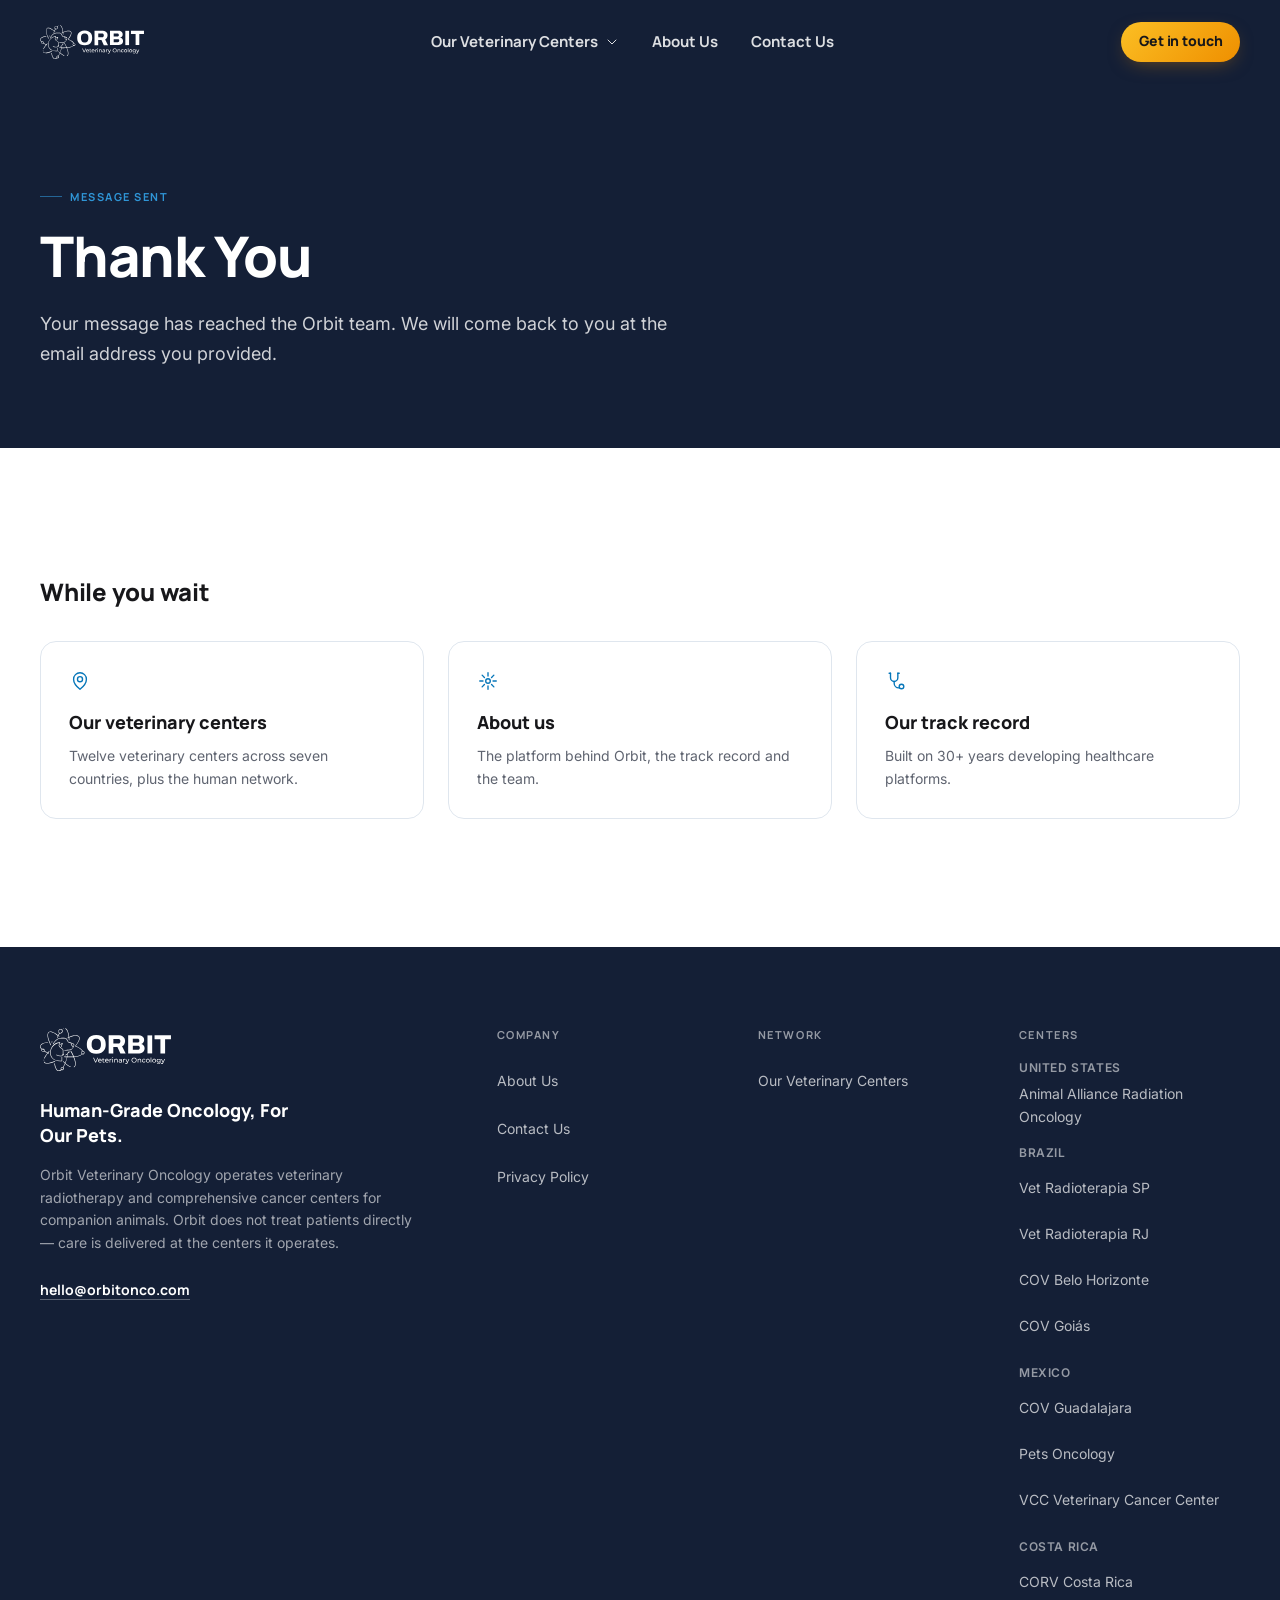
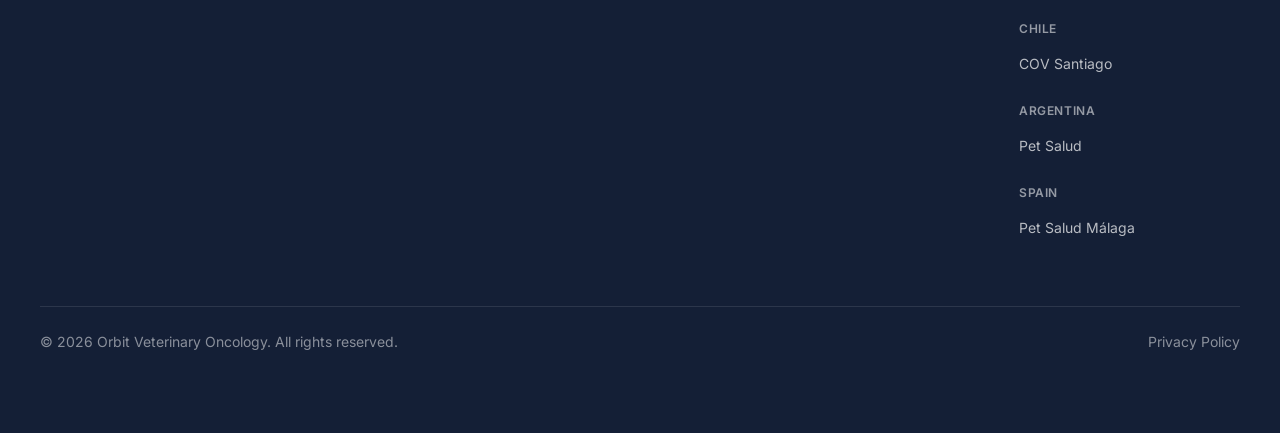
<file: thank-you/index.html>
<!DOCTYPE html><html lang="en-US"><head><meta name="robots" content="noindex, nofollow"/><meta charSet="utf-8"/><meta name="viewport" content="width=device-width, initial-scale=1"/><link rel="preload" as="image" href="/logo-white.svg"/><link rel="stylesheet" href="/_next/static/css/15f52cc2542b606e.css" data-precedence="next"/><link rel="preload" as="script" fetchPriority="low" href="/_next/static/chunks/webpack-c81f7fd28659d64f.js"/><script src="/_next/static/chunks/fd9d1056-32520efa714dca84.js" async=""></script><script src="/_next/static/chunks/117-5897e6a9cae5dace.js" async=""></script><script src="/_next/static/chunks/main-app-fa5c5f88d60b5bd4.js" async=""></script><script src="/_next/static/chunks/972-1893b86c5bb94483.js" async=""></script><script src="/_next/static/chunks/app/thank-you/page-9a6737a01faae82e.js" async=""></script><script src="/_next/static/chunks/721-8752f2e96dad992c.js" async=""></script><script src="/_next/static/chunks/app/layout-fdb30d86dce975b4.js" async=""></script><script src="/_next/static/chunks/480-423c2e21efd8b5ae.js" async=""></script><script src="/_next/static/chunks/344-e7d54c1a8e6f05d0.js" async=""></script><script src="/_next/static/chunks/app/page-0fe38887b6896b83.js" async=""></script><link rel="preconnect" href="https://fonts.googleapis.com"/><link rel="preconnect" href="https://fonts.gstatic.com" crossorigin=""/><meta name="theme-color" content="#141f36"/><title>Thank You | Orbit Veterinary Oncology</title><meta name="description" content="Your message has been sent to Orbit Veterinary Oncology. A member of the team will get back to you at the email address you provided."/><meta name="googlebot" content="noindex, follow"/><link rel="canonical" href="https://orbitonco.com/thank-you/"/><meta property="og:title" content="Thank You | Orbit Veterinary Oncology"/><meta property="og:description" content="Your message has been sent to Orbit Veterinary Oncology. A member of the team will get back to you at the email address you provided."/><meta property="og:url" content="https://orbitonco.com/thank-you/"/><meta property="og:site_name" content="Orbit Veterinary Oncology"/><meta property="og:locale" content="en_US"/><meta property="og:image" content="https://orbitonco.com/og-default.png"/><meta property="og:image:width" content="1200"/><meta property="og:image:height" content="675"/><meta property="og:image:alt" content="Orbit Veterinary Oncology — Human-Grade Oncology, For Our Pets."/><meta property="og:type" content="website"/><meta name="twitter:card" content="summary_large_image"/><meta name="twitter:title" content="Thank You | Orbit Veterinary Oncology"/><meta name="twitter:description" content="Your message has been sent to Orbit Veterinary Oncology. A member of the team will get back to you at the email address you provided."/><meta name="twitter:image" content="https://orbitonco.com/og-default.png"/><link rel="icon" href="/favicon.svg" type="image/svg+xml"/><link rel="apple-touch-icon" href="/apple-touch-icon.png" sizes="180x180"/><script>window.dataLayer = window.dataLayer || [];
function gtag(){dataLayer.push(arguments);}
gtag('consent', 'default', {
  ad_storage: 'denied',
  ad_user_data: 'denied',
  ad_personalization: 'denied',
  analytics_storage: 'denied',
  functionality_storage: 'denied',
  personalization_storage: 'denied',
  security_storage: 'granted',
  wait_for_update: 500
});
gtag('set', 'ads_data_redaction', true);
gtag('set', 'url_passthrough', true);</script><script>try{if('IntersectionObserver' in window && !window.matchMedia('(prefers-reduced-motion: reduce)').matches){document.documentElement.classList.add('js-reveal');}}catch(e){}</script><script type="application/ld+json">{"@context":"https://schema.org","@graph":[{"@type":["Organization","MedicalOrganization"],"@id":"https://orbitonco.com/#organization","name":"Orbit Veterinary Oncology","legalName":"Orbit Veterinary Oncology","alternateName":"Orbit","url":"https://orbitonco.com/","logo":{"@type":"ImageObject","@id":"https://orbitonco.com/#logo","url":"https://orbitonco.com/logo.svg","contentUrl":"https://orbitonco.com/logo.svg","width":359,"height":118,"caption":"Orbit Veterinary Oncology"},"image":{"@id":"https://orbitonco.com/#logo"},"description":"Orbit Veterinary Oncology operates veterinary radiotherapy and comprehensive cancer centers for companion animals, applying unified medical, technical and safety standards derived from four decades of human radiation oncology.","email":"hello@orbitonco.com","foundingDate":"2020","slogan":"Human-Grade Oncology, For Our Pets.","medicalSpecialty":"Oncologic","knowsAbout":["Veterinary radiation oncology","Veterinary radiotherapy","Linear accelerator","Radiotherapy treatment planning","Veterinary oncology","Comprehensive cancer care for companion animals","Radiotherapy center development and operation","Medical physics"],"areaServed":[{"@type":"Country","name":"United States","sameAs":"https://www.wikidata.org/wiki/Q30"},{"@type":"Country","name":"Brazil","sameAs":"https://www.wikidata.org/wiki/Q155"},{"@type":"Country","name":"Mexico","sameAs":"https://www.wikidata.org/wiki/Q96"},{"@type":"Country","name":"Costa Rica","sameAs":"https://www.wikidata.org/wiki/Q800"},{"@type":"Country","name":"Chile","sameAs":"https://www.wikidata.org/wiki/Q298"},{"@type":"Country","name":"Argentina","sameAs":"https://www.wikidata.org/wiki/Q414"},{"@type":"Country","name":"Spain","sameAs":"https://www.wikidata.org/wiki/Q29"}],"employee":[{"@type":"Person","name":"Guillermo Couto","description":"DACVIM in Internal Medicine and Oncology. +40 years of experience in Veterinary Oncology.","worksFor":{"@id":"https://orbitonco.com/#organization"}},{"@type":"Person","name":"Daniel Dosoretz","description":"Radiation Oncologist, consultant. Founder of 21st Century Oncology and Advocate.","worksFor":{"@id":"https://orbitonco.com/#organization"}},{"@type":"Person","name":"Daniel Galmarini","description":"Lead physicist. +25 years experience in treatment planning.","worksFor":{"@id":"https://orbitonco.com/#organization"}},{"@type":"Person","name":"Enrique Vaiani","description":"Engineer Manager, expert in linear accelerator maintenance.","worksFor":{"@id":"https://orbitonco.com/#organization"}},{"@type":"Person","name":"Ricardo Andisco","description":"Lead Architect. +75 radiation oncology projects completed.","worksFor":{"@id":"https://orbitonco.com/#organization"}},{"@type":"Person","name":"Frank English","description":"Structuring and Financing.","worksFor":{"@id":"https://orbitonco.com/#organization"}}],"subOrganization":[{"@type":"VeterinaryCare","name":"Animal Alliance Radiation Oncology · Palm Beach","url":"https://aaradonc.com"},{"@type":"VeterinaryCare","name":"Vet Radioterapia São Paulo","url":"https://vetradioterapiasp.com.br"},{"@type":"VeterinaryCare","name":"Vet Radioterapia Rio de Janeiro","url":"https://vetradioterapiarj.com.br"},{"@type":"VeterinaryCare","name":"Centro Oncológico Veterinário Belo Horizonte","url":"https://covbelohorizonte.com.br"},{"@type":"VeterinaryCare","name":"Centro Oncológico Veterinário Goiás","url":"https://covgoias.com.br"},{"@type":"VeterinaryCare","name":"Clínica Oncológica Veterinaria Guadalajara","url":"https://covguadalajara.mx"},{"@type":"VeterinaryCare","name":"Pets Oncology","url":"https://petsoncology.mx"},{"@type":"VeterinaryCare","name":"VCC – Veterinary Cancer Center","url":"https://veterinarycancercenter.mx"},{"@type":"VeterinaryCare","name":"Clínica de Oncología y Radioterapia Veterinaria Costa Rica","url":"https://corvcostarica.com"},{"@type":"VeterinaryCare","name":"Centro Oncológico Veterinario Santiago","url":"https://covsantiago.cl"},{"@type":"VeterinaryCare","name":"Pet Salud | Oncología Radiante Veterinaria","url":"https://pet-salud.com.ar"},{"@type":"VeterinaryCare","name":"Pet Salud Málaga | Radioterapia Veterinaria","url":"https://petsaludmalaga.es"}],"sameAs":["https://aaradonc.com","https://vetradioterapiasp.com.br","https://vetradioterapiarj.com.br","https://covbelohorizonte.com.br","https://covgoias.com.br","https://covguadalajara.mx","https://petsoncology.mx","https://veterinarycancercenter.mx","https://corvcostarica.com","https://covsantiago.cl","https://pet-salud.com.ar","https://petsaludmalaga.es"]},{"@type":"WebSite","@id":"https://orbitonco.com/#website","url":"https://orbitonco.com/","name":"Orbit Veterinary Oncology","description":"Orbit Veterinary Oncology operates veterinary radiotherapy and comprehensive cancer centers for companion animals, applying unified medical, technical and safety standards derived from four decades of human radiation oncology.","inLanguage":"en-US","publisher":{"@id":"https://orbitonco.com/#organization"}}]}</script><script src="/_next/static/chunks/polyfills-42372ed130431b0a.js" noModule=""></script></head><body><a class="skip-link" href="#main-content">Skip to content</a><header class="header"><div class="container-orbit header__inner"><a class="header__logo" aria-label="Orbit Veterinary Oncology — home" href="/"><img src="/logo-white.svg" alt="Orbit Veterinary Oncology" width="104" height="34"/></a><nav aria-label="Main" class="hidden lg:block"><ul class="flex items-center gap-7"><li class="relative"><a class="nav__link" aria-expanded="false" aria-controls=":R6kq:" href="/our-centers/">Our Veterinary Centers<svg width="16" height="16" viewBox="0 0 24 24" fill="none" stroke="currentColor" stroke-width="1.5" stroke-linecap="round" stroke-linejoin="round" aria-hidden="true" focusable="false"><path d="m6 9 6 6 6-6"></path></svg></a><div id=":R6kq:" class="nav__dropdown" data-open="false"><ul><li><a href="https://aaradonc.com" target="_blank" rel="noopener noreferrer" class="nav__dropdown-item" tabindex="-1"><span class="nav__dropdown-name">Animal Alliance Radiation Oncology</span><span class="nav__dropdown-meta">Palm Beach, United States</span></a></li><li><a href="https://vetradioterapiasp.com.br" target="_blank" rel="noopener noreferrer" class="nav__dropdown-item" tabindex="-1"><span class="nav__dropdown-name">Vet Radioterapia SP</span><span class="nav__dropdown-meta">São Paulo, Brazil</span></a></li><li><a href="https://vetradioterapiarj.com.br" target="_blank" rel="noopener noreferrer" class="nav__dropdown-item" tabindex="-1"><span class="nav__dropdown-name">Vet Radioterapia RJ</span><span class="nav__dropdown-meta">Rio de Janeiro, Brazil</span></a></li><li><a href="https://covbelohorizonte.com.br" target="_blank" rel="noopener noreferrer" class="nav__dropdown-item" tabindex="-1"><span class="nav__dropdown-name">COV Belo Horizonte</span><span class="nav__dropdown-meta">Belo Horizonte, Brazil</span></a></li><li><a href="https://covgoias.com.br" target="_blank" rel="noopener noreferrer" class="nav__dropdown-item" tabindex="-1"><span class="nav__dropdown-name">COV Goiás</span><span class="nav__dropdown-meta">Goiânia, Brazil</span></a></li><li><a href="https://covguadalajara.mx" target="_blank" rel="noopener noreferrer" class="nav__dropdown-item" tabindex="-1"><span class="nav__dropdown-name">COV Guadalajara</span><span class="nav__dropdown-meta">Guadalajara, Mexico</span></a></li><li><a href="https://petsoncology.mx" target="_blank" rel="noopener noreferrer" class="nav__dropdown-item" tabindex="-1"><span class="nav__dropdown-name">Pets Oncology</span><span class="nav__dropdown-meta">Colonia Del Valle Centro, Mexico City</span></a></li><li><a href="https://veterinarycancercenter.mx" target="_blank" rel="noopener noreferrer" class="nav__dropdown-item" tabindex="-1"><span class="nav__dropdown-name">VCC Veterinary Cancer Center</span><span class="nav__dropdown-meta">Verónica Anzúres, Mexico City</span></a></li><li><a href="https://corvcostarica.com" target="_blank" rel="noopener noreferrer" class="nav__dropdown-item" tabindex="-1"><span class="nav__dropdown-name">CORV Costa Rica</span><span class="nav__dropdown-meta">San José, Costa Rica</span></a></li><li><a href="https://covsantiago.cl" target="_blank" rel="noopener noreferrer" class="nav__dropdown-item" tabindex="-1"><span class="nav__dropdown-name">COV Santiago</span><span class="nav__dropdown-meta">Santiago, Chile</span></a></li><li><a href="https://pet-salud.com.ar" target="_blank" rel="noopener noreferrer" class="nav__dropdown-item" tabindex="-1"><span class="nav__dropdown-name">Pet Salud</span><span class="nav__dropdown-meta">Buenos Aires, Argentina</span></a></li><li><a href="https://petsaludmalaga.es" target="_blank" rel="noopener noreferrer" class="nav__dropdown-item" tabindex="-1"><span class="nav__dropdown-name">Pet Salud Málaga</span><span class="nav__dropdown-meta">Málaga, Spain</span></a></li></ul></div></li><li><a class="nav__link" href="/about-us/">About Us</a></li><li><a class="nav__link" href="/contact-us/">Contact Us</a></li></ul></nav><div class="flex items-center gap-2"><a class="btn btn--primary btn--sm hidden sm:inline-flex" href="/contact-us/">Get in touch</a><button type="button" class="burger lg:hidden" aria-expanded="false" aria-controls=":R6kqH1:" aria-label="Open menu"><span></span><span></span><span></span></button></div></div></header><div id=":R6kqH1:" class="mobile-menu lg:hidden" data-open="false"><nav aria-label="Mobile"><ul><li class="mobile-menu__item" style="--i:0"><a class="mobile-menu__link" tabindex="-1" href="/our-centers/">Our Veterinary Centers</a></li><li class="mobile-menu__item" style="--i:1"><a class="mobile-menu__link" tabindex="-1" href="/about-us/">About Us</a></li><li class="mobile-menu__item" style="--i:2"><a class="mobile-menu__link" tabindex="-1" href="/contact-us/">Contact Us</a></li></ul></nav><div class="mobile-menu__item mt-8" style="--i:3"><a class="btn btn--primary w-full" tabindex="-1" href="/contact-us/">Get in touch</a></div></div><main id="main-content"><div class="page-transition"><section class="hero bg-navy pb-16 pt-[calc(var(--header-h)+2.5rem)] lg:pb-20 lg:pt-[calc(var(--header-h)+4.5rem)]"><div class="container-orbit hero__content"><div class="text-white/70 [&amp;_a:hover]:text-white [&amp;_a]:text-white/85"></div><p class="eyebrow mt-8 text-brand-light">Message sent</p><h1 class="mt-5 max-w-[20ch] text-3xl text-white sm:text-4xl lg:text-6xl">Thank You</h1><p class="lede mt-6 max-w-[58ch] text-white/80">Your message has reached the Orbit team. We will come back to you at the email address you provided.</p></div></section><section class="section"><div class="container-orbit"><h2 class="text-2xl">While you wait</h2><div class="mt-8 grid gap-6 md:grid-cols-3"><a class="flex min-h-[44px] flex-col gap-2 rounded-xl border border-line p-7 transition-colors duration-220 hover:border-brand-light" href="/our-centers/"><svg width="22" height="22" viewBox="0 0 24 24" fill="none" stroke="currentColor" stroke-width="1.5" stroke-linecap="round" stroke-linejoin="round" class="text-brand" aria-hidden="true" focusable="false"><path d="M12 21s7-5.6 7-11a7 7 0 1 0-14 0c0 5.4 7 11 7 11Z"></path><circle cx="12" cy="10" r="2.75"></circle></svg><span class="mt-2 font-display text-lg font-extrabold text-deep">Our veterinary centers</span><span class="text-sm text-muted">Twelve veterinary centers across seven countries, plus the human network.</span></a><a class="flex min-h-[44px] flex-col gap-2 rounded-xl border border-line p-7 transition-colors duration-220 hover:border-brand-light" href="/about-us/"><svg width="22" height="22" viewBox="0 0 24 24" fill="none" stroke="currentColor" stroke-width="1.5" stroke-linecap="round" stroke-linejoin="round" class="text-brand" aria-hidden="true" focusable="false"><circle cx="12" cy="12" r="2.5"></circle><path d="M12 3v3.5"></path><path d="M12 17.5V21"></path><path d="M3 12h3.5"></path><path d="M17.5 12H21"></path><path d="m5.6 5.6 2.5 2.5"></path><path d="m15.9 15.9 2.5 2.5"></path><path d="m18.4 5.6-2.5 2.5"></path><path d="m8.1 15.9-2.5 2.5"></path></svg><span class="mt-2 font-display text-lg font-extrabold text-deep">About us</span><span class="text-sm text-muted">The platform behind Orbit, the track record and the team.</span></a><a class="flex min-h-[44px] flex-col gap-2 rounded-xl border border-line p-7 transition-colors duration-220 hover:border-brand-light" href="/about-us/"><svg width="22" height="22" viewBox="0 0 24 24" fill="none" stroke="currentColor" stroke-width="1.5" stroke-linecap="round" stroke-linejoin="round" class="text-brand" aria-hidden="true" focusable="false"><path d="M6 3.5v5a4 4 0 0 0 8 0v-5"></path><path d="M4.5 3.5H6"></path><path d="M14 3.5h1.5"></path><path d="M10 12.5v2a5 5 0 0 0 5 5h.5"></path><circle cx="18" cy="18" r="2.5"></circle></svg><span class="mt-2 font-display text-lg font-extrabold text-deep">Our track record</span><span class="text-sm text-muted">Built on 30+ years developing healthcare platforms.</span></a></div></div></section></div></main><footer class="bg-navy text-white/70"><div class="container-orbit py-16 lg:py-20"><div class="grid gap-12 lg:grid-cols-[minmax(0,1.1fr)_minmax(0,2fr)]"><div><a aria-label="Orbit Veterinary Oncology — home" class="inline-flex min-h-[44px] items-center" href="/"><img src="/logo-white.svg" alt="Orbit Veterinary Oncology" width="131" height="43"/></a><p class="mt-5 max-w-xs font-display text-lg font-extrabold leading-snug text-white">Human-Grade Oncology, For Our Pets.</p><p class="mt-4 max-w-sm text-sm leading-relaxed text-white/60">Orbit Veterinary Oncology operates veterinary radiotherapy and comprehensive cancer centers for companion animals. Orbit does not treat patients directly — care is delivered at the centers it operates.</p><p class="mt-6 text-sm"><a href="mailto:hello@orbitonco.com" class="font-display font-bold text-white underline decoration-white/30 underline-offset-4 hover:decoration-white">hello@orbitonco.com</a></p></div><div class="grid gap-10 sm:grid-cols-2 lg:grid-cols-3"><div><h2 class="text-2xs font-bold uppercase tracking-[0.14em] text-white/55">Company</h2><ul class="mt-4 grid gap-1"><li><a class="inline-flex min-h-[44px] items-center text-sm text-white/70 transition-colors duration-180 hover:text-white" href="/about-us/">About Us</a></li><li><a class="inline-flex min-h-[44px] items-center text-sm text-white/70 transition-colors duration-180 hover:text-white" href="/contact-us/">Contact Us</a></li><li><a class="inline-flex min-h-[44px] items-center text-sm text-white/70 transition-colors duration-180 hover:text-white" href="/privacy-policy/">Privacy Policy</a></li></ul></div><div><h2 class="text-2xs font-bold uppercase tracking-[0.14em] text-white/55">Network</h2><ul class="mt-4 grid gap-1"><li><a class="inline-flex min-h-[44px] items-center text-sm text-white/70 transition-colors duration-180 hover:text-white" href="/our-centers/">Our Veterinary Centers</a></li></ul></div><div class="sm:col-span-2 lg:col-span-1"><h2 class="text-2xs font-bold uppercase tracking-[0.14em] text-white/55">Centers</h2><div class="mt-4 grid gap-4"><div><p class="text-xs font-semibold uppercase tracking-wider text-white/55">United States</p><ul class="mt-1 grid gap-0.5"><li><a href="https://aaradonc.com" target="_blank" rel="noopener noreferrer" class="inline-flex min-h-[44px] items-center text-sm text-white/70 transition-colors duration-180 hover:text-white">Animal Alliance Radiation Oncology</a></li></ul></div><div><p class="text-xs font-semibold uppercase tracking-wider text-white/55">Brazil</p><ul class="mt-1 grid gap-0.5"><li><a href="https://vetradioterapiasp.com.br" target="_blank" rel="noopener noreferrer" class="inline-flex min-h-[44px] items-center text-sm text-white/70 transition-colors duration-180 hover:text-white">Vet Radioterapia SP</a></li><li><a href="https://vetradioterapiarj.com.br" target="_blank" rel="noopener noreferrer" class="inline-flex min-h-[44px] items-center text-sm text-white/70 transition-colors duration-180 hover:text-white">Vet Radioterapia RJ</a></li><li><a href="https://covbelohorizonte.com.br" target="_blank" rel="noopener noreferrer" class="inline-flex min-h-[44px] items-center text-sm text-white/70 transition-colors duration-180 hover:text-white">COV Belo Horizonte</a></li><li><a href="https://covgoias.com.br" target="_blank" rel="noopener noreferrer" class="inline-flex min-h-[44px] items-center text-sm text-white/70 transition-colors duration-180 hover:text-white">COV Goiás</a></li></ul></div><div><p class="text-xs font-semibold uppercase tracking-wider text-white/55">Mexico</p><ul class="mt-1 grid gap-0.5"><li><a href="https://covguadalajara.mx" target="_blank" rel="noopener noreferrer" class="inline-flex min-h-[44px] items-center text-sm text-white/70 transition-colors duration-180 hover:text-white">COV Guadalajara</a></li><li><a href="https://petsoncology.mx" target="_blank" rel="noopener noreferrer" class="inline-flex min-h-[44px] items-center text-sm text-white/70 transition-colors duration-180 hover:text-white">Pets Oncology</a></li><li><a href="https://veterinarycancercenter.mx" target="_blank" rel="noopener noreferrer" class="inline-flex min-h-[44px] items-center text-sm text-white/70 transition-colors duration-180 hover:text-white">VCC Veterinary Cancer Center</a></li></ul></div><div><p class="text-xs font-semibold uppercase tracking-wider text-white/55">Costa Rica</p><ul class="mt-1 grid gap-0.5"><li><a href="https://corvcostarica.com" target="_blank" rel="noopener noreferrer" class="inline-flex min-h-[44px] items-center text-sm text-white/70 transition-colors duration-180 hover:text-white">CORV Costa Rica</a></li></ul></div><div><p class="text-xs font-semibold uppercase tracking-wider text-white/55">Chile</p><ul class="mt-1 grid gap-0.5"><li><a href="https://covsantiago.cl" target="_blank" rel="noopener noreferrer" class="inline-flex min-h-[44px] items-center text-sm text-white/70 transition-colors duration-180 hover:text-white">COV Santiago</a></li></ul></div><div><p class="text-xs font-semibold uppercase tracking-wider text-white/55">Argentina</p><ul class="mt-1 grid gap-0.5"><li><a href="https://pet-salud.com.ar" target="_blank" rel="noopener noreferrer" class="inline-flex min-h-[44px] items-center text-sm text-white/70 transition-colors duration-180 hover:text-white">Pet Salud</a></li></ul></div><div><p class="text-xs font-semibold uppercase tracking-wider text-white/55">Spain</p><ul class="mt-1 grid gap-0.5"><li><a href="https://petsaludmalaga.es" target="_blank" rel="noopener noreferrer" class="inline-flex min-h-[44px] items-center text-sm text-white/70 transition-colors duration-180 hover:text-white">Pet Salud Málaga</a></li></ul></div></div></div></div></div><div class="mt-14 flex flex-col gap-3 border-t border-white/10 pt-6 text-sm text-white/50 sm:flex-row sm:items-center sm:justify-between"><p>© <!-- -->2026<!-- --> <!-- -->Orbit Veterinary Oncology<!-- -->. All rights reserved.</p><p><a class="hover:text-white" href="/privacy-policy/">Privacy Policy</a></p></div></div></footer><script src="/_next/static/chunks/webpack-c81f7fd28659d64f.js" async=""></script><script>(self.__next_f=self.__next_f||[]).push([0]);self.__next_f.push([2,null])</script><script>self.__next_f.push([1,"1:HL[\"/_next/static/css/15f52cc2542b606e.css\",\"style\"]\n"])</script><script>self.__next_f.push([1,"2:I[2846,[],\"\"]\n4:I[2972,[\"972\",\"static/chunks/972-1893b86c5bb94483.js\",\"955\",\"static/chunks/app/thank-you/page-9a6737a01faae82e.js\"],\"\"]\n5:I[4707,[],\"\"]\n6:I[6423,[],\"\"]\n8:I[5181,[\"972\",\"static/chunks/972-1893b86c5bb94483.js\",\"721\",\"static/chunks/721-8752f2e96dad992c.js\",\"185\",\"static/chunks/app/layout-fdb30d86dce975b4.js\"],\"SmoothScroll\"]\n9:I[978,[\"972\",\"static/chunks/972-1893b86c5bb94483.js\",\"721\",\"static/chunks/721-8752f2e96dad992c.js\",\"185\",\"static/chunks/app/layout-fdb30d86dce975b4.js\"],\"RevealController\"]\na:I[6519,[\"972\",\"static/chunks/972-1893b86c5bb94483.js\",\"721\",\"static/chunks/721-8752f2e96dad992c.js\",\"185\",\"static/chunks/app/layout-fdb30d86dce975b4.js\"],\"ScrollTracker\"]\nb:I[9372,[\"972\",\"static/chunks/972-1893b86c5bb94483.js\",\"721\",\"static/chunks/721-8752f2e96dad992c.js\",\"185\",\"static/chunks/app/layout-fdb30d86dce975b4.js\"],\"Header\"]\nc:I[8589,[\"972\",\"static/chunks/972-1893b86c5bb94483.js\",\"721\",\"static/chunks/721-8752f2e96dad992c.js\",\"185\",\"static/chunks/app/layout-fdb30d86dce975b4.js\"],\"PageTransition\"]\n13:I[6135,[\"972\",\"static/chunks/972-1893b86c5bb94483.js\",\"480\",\"static/chunks/480-423c2e21efd8b5ae.js\",\"721\",\"static/chunks/721-8752f2e96dad992c.js\",\"344\",\"static/chunks/344-e7d54c1a8e6f05d0.js\",\"931\",\"static/chunks/app/page-0fe38887b6896b83.js\"],\"EmailLink\"]\n15:I[1060,[],\"\"]\n7:T1398,"])</script><script>self.__next_f.push([1,"{\"@context\":\"https://schema.org\",\"@graph\":[{\"@type\":[\"Organization\",\"MedicalOrganization\"],\"@id\":\"https://orbitonco.com/#organization\",\"name\":\"Orbit Veterinary Oncology\",\"legalName\":\"Orbit Veterinary Oncology\",\"alternateName\":\"Orbit\",\"url\":\"https://orbitonco.com/\",\"logo\":{\"@type\":\"ImageObject\",\"@id\":\"https://orbitonco.com/#logo\",\"url\":\"https://orbitonco.com/logo.svg\",\"contentUrl\":\"https://orbitonco.com/logo.svg\",\"width\":359,\"height\":118,\"caption\":\"Orbit Veterinary Oncology\"},\"image\":{\"@id\":\"https://orbitonco.com/#logo\"},\"description\":\"Orbit Veterinary Oncology operates veterinary radiotherapy and comprehensive cancer centers for companion animals, applying unified medical, technical and safety standards derived from four decades of human radiation oncology.\",\"email\":\"hello@orbitonco.com\",\"foundingDate\":\"2020\",\"slogan\":\"Human-Grade Oncology, For Our Pets.\",\"medicalSpecialty\":\"Oncologic\",\"knowsAbout\":[\"Veterinary radiation oncology\",\"Veterinary radiotherapy\",\"Linear accelerator\",\"Radiotherapy treatment planning\",\"Veterinary oncology\",\"Comprehensive cancer care for companion animals\",\"Radiotherapy center development and operation\",\"Medical physics\"],\"areaServed\":[{\"@type\":\"Country\",\"name\":\"United States\",\"sameAs\":\"https://www.wikidata.org/wiki/Q30\"},{\"@type\":\"Country\",\"name\":\"Brazil\",\"sameAs\":\"https://www.wikidata.org/wiki/Q155\"},{\"@type\":\"Country\",\"name\":\"Mexico\",\"sameAs\":\"https://www.wikidata.org/wiki/Q96\"},{\"@type\":\"Country\",\"name\":\"Costa Rica\",\"sameAs\":\"https://www.wikidata.org/wiki/Q800\"},{\"@type\":\"Country\",\"name\":\"Chile\",\"sameAs\":\"https://www.wikidata.org/wiki/Q298\"},{\"@type\":\"Country\",\"name\":\"Argentina\",\"sameAs\":\"https://www.wikidata.org/wiki/Q414\"},{\"@type\":\"Country\",\"name\":\"Spain\",\"sameAs\":\"https://www.wikidata.org/wiki/Q29\"}],\"employee\":[{\"@type\":\"Person\",\"name\":\"Guillermo Couto\",\"description\":\"DACVIM in Internal Medicine and Oncology. +40 years of experience in Veterinary Oncology.\",\"worksFor\":{\"@id\":\"https://orbitonco.com/#organization\"}},{\"@type\":\"Person\",\"name\":\"Daniel Dosoretz\",\"description\":\"Radiation Oncologist, consultant. Founder of 21st Century Oncology and Advocate.\",\"worksFor\":{\"@id\":\"https://orbitonco.com/#organization\"}},{\"@type\":\"Person\",\"name\":\"Daniel Galmarini\",\"description\":\"Lead physicist. +25 years experience in treatment planning.\",\"worksFor\":{\"@id\":\"https://orbitonco.com/#organization\"}},{\"@type\":\"Person\",\"name\":\"Enrique Vaiani\",\"description\":\"Engineer Manager, expert in linear accelerator maintenance.\",\"worksFor\":{\"@id\":\"https://orbitonco.com/#organization\"}},{\"@type\":\"Person\",\"name\":\"Ricardo Andisco\",\"description\":\"Lead Architect. +75 radiation oncology projects completed.\",\"worksFor\":{\"@id\":\"https://orbitonco.com/#organization\"}},{\"@type\":\"Person\",\"name\":\"Frank English\",\"description\":\"Structuring and Financing.\",\"worksFor\":{\"@id\":\"https://orbitonco.com/#organization\"}}],\"subOrganization\":[{\"@type\":\"VeterinaryCare\",\"name\":\"Animal Alliance Radiation Oncology · Palm Beach\",\"url\":\"https://aaradonc.com\"},{\"@type\":\"VeterinaryCare\",\"name\":\"Vet Radioterapia São Paulo\",\"url\":\"https://vetradioterapiasp.com.br\"},{\"@type\":\"VeterinaryCare\",\"name\":\"Vet Radioterapia Rio de Janeiro\",\"url\":\"https://vetradioterapiarj.com.br\"},{\"@type\":\"VeterinaryCare\",\"name\":\"Centro Oncológico Veterinário Belo Horizonte\",\"url\":\"https://covbelohorizonte.com.br\"},{\"@type\":\"VeterinaryCare\",\"name\":\"Centro Oncológico Veterinário Goiás\",\"url\":\"https://covgoias.com.br\"},{\"@type\":\"VeterinaryCare\",\"name\":\"Clínica Oncológica Veterinaria Guadalajara\",\"url\":\"https://covguadalajara.mx\"},{\"@type\":\"VeterinaryCare\",\"name\":\"Pets Oncology\",\"url\":\"https://petsoncology.mx\"},{\"@type\":\"VeterinaryCare\",\"name\":\"VCC – Veterinary Cancer Center\",\"url\":\"https://veterinarycancercenter.mx\"},{\"@type\":\"VeterinaryCare\",\"name\":\"Clínica de Oncología y Radioterapia Veterinaria Costa Rica\",\"url\":\"https://corvcostarica.com\"},{\"@type\":\"VeterinaryCare\",\"name\":\"Centro Oncológico Veterinario Santiago\",\"url\":\"https://covsantiago.cl\"},{\"@type\":\"VeterinaryCare\",\"name\":\"Pet Salud | Oncología Radiante Veterinaria\",\"url\":\"https://pet-salud.com.ar\"},{\"@type\":\"VeterinaryCare\",\"name\":\"Pet Salud Málaga | Radioterapia Veterinaria\",\"url\":\"https://petsaludmalaga.es\"}],\"sameAs\":[\"https://aaradonc.com\",\"https://vetradioterapiasp.com.br\",\"https://vetradioterapiarj.com.br\",\"https://covbelohorizonte.com.br\",\"https://covgoias.com.br\",\"https://covguadalajara.mx\",\"https://petsoncology.mx\",\"https://veterinarycancercenter.mx\",\"https://corvcostarica.com\",\"https://covsantiago.cl\",\"https://pet-salud.com.ar\",\"https://petsaludmalaga.es\"]},{\"@type\":\"WebSite\",\"@id\":\"https://orbitonco.com/#website\",\"url\":\"https://orbitonco.com/\",\"name\":\"Orbit Veterinary Oncology\",\"description\":\"Orbit Veterinary Oncology operates veterinary radiotherapy and comprehensive cancer centers for companion animals, applying unified medical, technical and safety standards derived from four decades of human radiation oncology.\",\"inLanguage\":\"en-US\",\"publisher\":{\"@id\":\"https://orbitonco.com/#organization\"}}]}"])</script><script>self.__next_f.push([1,"10:{\"d\":\"M4 12h15\"}\nf:[\"$\",\"path\",null,\"$10\"]\n12:{\"d\":\"m13 6 6 6-6 6\"}\n11:[\"$\",\"path\",null,\"$12\"]\ne:[\"$f\",\"$11\"]\nd:\"$e\"\n16:[]\n"])</script><script>self.__next_f.push([1,"0:[\"$\",\"$L2\",null,{\"buildId\":\"xK1s80wmrIgPNL40ctjaB\",\"assetPrefix\":\"\",\"urlParts\":[\"\",\"thank-you\",\"\"],\"initialTree\":[\"\",{\"children\":[\"thank-you\",{\"children\":[\"__PAGE__\",{}]}]},\"$undefined\",\"$undefined\",true],\"initialSeedData\":[\"\",{\"children\":[\"thank-you\",{\"children\":[\"__PAGE__\",{},[[\"$L3\",[[\"$\",\"section\",null,{\"className\":\"hero bg-navy pb-16 pt-[calc(var(--header-h)+2.5rem)] lg:pb-20 lg:pt-[calc(var(--header-h)+4.5rem)]\",\"children\":[null,[\"$\",\"div\",null,{\"className\":\"container-orbit hero__content\",\"children\":[[\"$\",\"div\",null,{\"className\":\"text-white/70 [\u0026_a:hover]:text-white [\u0026_a]:text-white/85\",\"children\":null}],[\"$\",\"p\",null,{\"className\":\"eyebrow mt-8 text-brand-light\",\"children\":\"Message sent\"}],[\"$\",\"h1\",null,{\"className\":\"mt-5 max-w-[20ch] text-3xl text-white sm:text-4xl lg:text-6xl\",\"children\":\"Thank You\"}],[\"$\",\"p\",null,{\"className\":\"lede mt-6 max-w-[58ch] text-white/80\",\"children\":\"Your message has reached the Orbit team. We will come back to you at the email address you provided.\"}],null]}]]}],[\"$\",\"section\",null,{\"className\":\"section\",\"children\":[\"$\",\"div\",null,{\"className\":\"container-orbit\",\"children\":[[\"$\",\"h2\",null,{\"className\":\"text-2xl\",\"children\":\"While you wait\"}],[\"$\",\"div\",null,{\"className\":\"mt-8 grid gap-6 md:grid-cols-3\",\"children\":[[\"$\",\"$L4\",null,{\"href\":\"/our-centers/\",\"className\":\"flex min-h-[44px] flex-col gap-2 rounded-xl border border-line p-7 transition-colors duration-220 hover:border-brand-light\",\"children\":[[\"$\",\"svg\",null,{\"width\":22,\"height\":22,\"viewBox\":\"0 0 24 24\",\"fill\":\"none\",\"stroke\":\"currentColor\",\"strokeWidth\":1.5,\"strokeLinecap\":\"round\",\"strokeLinejoin\":\"round\",\"className\":\"text-brand\",\"role\":\"$undefined\",\"aria-hidden\":true,\"focusable\":\"false\",\"children\":[null,[[\"$\",\"path\",null,{\"d\":\"M12 21s7-5.6 7-11a7 7 0 1 0-14 0c0 5.4 7 11 7 11Z\"}],[\"$\",\"circle\",null,{\"cx\":\"12\",\"cy\":\"10\",\"r\":\"2.75\"}]]]}],[\"$\",\"span\",null,{\"className\":\"mt-2 font-display text-lg font-extrabold text-deep\",\"children\":\"Our veterinary centers\"}],[\"$\",\"span\",null,{\"className\":\"text-sm text-muted\",\"children\":\"Twelve veterinary centers across seven countries, plus the human network.\"}]]}],[\"$\",\"$L4\",null,{\"href\":\"/about-us/\",\"className\":\"flex min-h-[44px] flex-col gap-2 rounded-xl border border-line p-7 transition-colors duration-220 hover:border-brand-light\",\"children\":[[\"$\",\"svg\",null,{\"width\":22,\"height\":22,\"viewBox\":\"0 0 24 24\",\"fill\":\"none\",\"stroke\":\"currentColor\",\"strokeWidth\":1.5,\"strokeLinecap\":\"round\",\"strokeLinejoin\":\"round\",\"className\":\"text-brand\",\"role\":\"$undefined\",\"aria-hidden\":true,\"focusable\":\"false\",\"children\":[null,[[\"$\",\"circle\",null,{\"cx\":\"12\",\"cy\":\"12\",\"r\":\"2.5\"}],[\"$\",\"path\",null,{\"d\":\"M12 3v3.5\"}],[\"$\",\"path\",null,{\"d\":\"M12 17.5V21\"}],[\"$\",\"path\",null,{\"d\":\"M3 12h3.5\"}],[\"$\",\"path\",null,{\"d\":\"M17.5 12H21\"}],[\"$\",\"path\",null,{\"d\":\"m5.6 5.6 2.5 2.5\"}],[\"$\",\"path\",null,{\"d\":\"m15.9 15.9 2.5 2.5\"}],[\"$\",\"path\",null,{\"d\":\"m18.4 5.6-2.5 2.5\"}],[\"$\",\"path\",null,{\"d\":\"m8.1 15.9-2.5 2.5\"}]]]}],[\"$\",\"span\",null,{\"className\":\"mt-2 font-display text-lg font-extrabold text-deep\",\"children\":\"About us\"}],[\"$\",\"span\",null,{\"className\":\"text-sm text-muted\",\"children\":\"The platform behind Orbit, the track record and the team.\"}]]}],[\"$\",\"$L4\",null,{\"href\":\"/about-us/\",\"className\":\"flex min-h-[44px] flex-col gap-2 rounded-xl border border-line p-7 transition-colors duration-220 hover:border-brand-light\",\"children\":[[\"$\",\"svg\",null,{\"width\":22,\"height\":22,\"viewBox\":\"0 0 24 24\",\"fill\":\"none\",\"stroke\":\"currentColor\",\"strokeWidth\":1.5,\"strokeLinecap\":\"round\",\"strokeLinejoin\":\"round\",\"className\":\"text-brand\",\"role\":\"$undefined\",\"aria-hidden\":true,\"focusable\":\"false\",\"children\":[null,[[\"$\",\"path\",null,{\"d\":\"M6 3.5v5a4 4 0 0 0 8 0v-5\"}],[\"$\",\"path\",null,{\"d\":\"M4.5 3.5H6\"}],[\"$\",\"path\",null,{\"d\":\"M14 3.5h1.5\"}],[\"$\",\"path\",null,{\"d\":\"M10 12.5v2a5 5 0 0 0 5 5h.5\"}],[\"$\",\"circle\",null,{\"cx\":\"18\",\"cy\":\"18\",\"r\":\"2.5\"}]]]}],[\"$\",\"span\",null,{\"className\":\"mt-2 font-display text-lg font-extrabold text-deep\",\"children\":\"Our track record\"}],[\"$\",\"span\",null,{\"className\":\"text-sm text-muted\",\"children\":\"Built on 30+ years developing healthcare platforms.\"}]]}]]}]]}]}]],null],null],null]},[null,[\"$\",\"$L5\",null,{\"parallelRouterKey\":\"children\",\"segmentPath\":[\"children\",\"thank-you\",\"children\"],\"error\":\"$undefined\",\"errorStyles\":\"$undefined\",\"errorScripts\":\"$undefined\",\"template\":[\"$\",\"$L6\",null,{}],\"templateStyles\":\"$undefined\",\"templateScripts\":\"$undefined\",\"notFound\":\"$undefined\",\"notFoundStyles\":\"$undefined\"}]],null]},[[[[\"$\",\"link\",\"0\",{\"rel\":\"stylesheet\",\"href\":\"/_next/static/css/15f52cc2542b606e.css\",\"precedence\":\"next\",\"crossOrigin\":\"$undefined\"}]],[\"$\",\"html\",null,{\"lang\":\"en-US\",\"children\":[[\"$\",\"head\",null,{\"children\":[[\"$\",\"link\",null,{\"rel\":\"preconnect\",\"href\":\"https://fonts.googleapis.com\"}],[\"$\",\"link\",null,{\"rel\":\"preconnect\",\"href\":\"https://fonts.gstatic.com\",\"crossOrigin\":\"\"}],[\"$\",\"script\",null,{\"dangerouslySetInnerHTML\":{\"__html\":\"window.dataLayer = window.dataLayer || [];\\nfunction gtag(){dataLayer.push(arguments);}\\ngtag('consent', 'default', {\\n  ad_storage: 'denied',\\n  ad_user_data: 'denied',\\n  ad_personalization: 'denied',\\n  analytics_storage: 'denied',\\n  functionality_storage: 'denied',\\n  personalization_storage: 'denied',\\n  security_storage: 'granted',\\n  wait_for_update: 500\\n});\\ngtag('set', 'ads_data_redaction', true);\\ngtag('set', 'url_passthrough', true);\"}}],null,[\"$\",\"script\",null,{\"dangerouslySetInnerHTML\":{\"__html\":\"try{if('IntersectionObserver' in window \u0026\u0026 !window.matchMedia('(prefers-reduced-motion: reduce)').matches){document.documentElement.classList.add('js-reveal');}}catch(e){}\"}}],[\"$\",\"script\",null,{\"type\":\"application/ld+json\",\"dangerouslySetInnerHTML\":{\"__html\":\"$7\"}}]]}],[\"$\",\"body\",null,{\"children\":[null,[\"$\",\"a\",null,{\"className\":\"skip-link\",\"href\":\"#main-content\",\"children\":\"Skip to content\"}],[\"$\",\"$L8\",null,{}],[\"$\",\"$L9\",null,{}],[\"$\",\"$La\",null,{}],[\"$\",\"$Lb\",null,{}],[\"$\",\"main\",null,{\"id\":\"main-content\",\"children\":[\"$\",\"$Lc\",null,{\"children\":[\"$\",\"$L5\",null,{\"parallelRouterKey\":\"children\",\"segmentPath\":[\"children\"],\"error\":\"$undefined\",\"errorStyles\":\"$undefined\",\"errorScripts\":\"$undefined\",\"template\":[\"$\",\"$L6\",null,{}],\"templateStyles\":\"$undefined\",\"templateScripts\":\"$undefined\",\"notFound\":[[\"$\",\"section\",null,{\"className\":\"bg-navy pb-20 pt-[calc(var(--header-h)+4rem)] lg:pb-28 lg:pt-[calc(var(--header-h)+7rem)]\",\"children\":[\"$\",\"div\",null,{\"className\":\"container-orbit\",\"children\":[[\"$\",\"p\",null,{\"className\":\"eyebrow text-brand-light\",\"children\":\"Error 404\"}],[\"$\",\"h1\",null,{\"className\":\"mt-6 max-w-[18ch] text-4xl text-white lg:text-6xl\",\"children\":\"We could not find that page\"}],[\"$\",\"p\",null,{\"className\":\"lede mt-6 max-w-[52ch] text-white/72\",\"children\":\"The link may be out of date, or the page may have moved. Everything on the site is reachable from the sections below.\"}],[\"$\",\"div\",null,{\"className\":\"mt-10 flex flex-wrap gap-3\",\"children\":[[\"$\",\"$L4\",null,{\"href\":\"/\",\"className\":\"btn btn--primary\",\"children\":[\"Back to home\",[\"$\",\"svg\",null,{\"width\":18,\"height\":18,\"viewBox\":\"0 0 24 24\",\"fill\":\"none\",\"stroke\":\"currentColor\",\"strokeWidth\":1.5,\"strokeLinecap\":\"round\",\"strokeLinejoin\":\"round\",\"className\":\"$undefined\",\"role\":\"$undefined\",\"aria-hidden\":true,\"focusable\":\"false\",\"children\":[null,[[\"$\",\"path\",null,{\"d\":\"M4 12h15\"}],[\"$\",\"path\",null,{\"d\":\"m13 6 6 6-6 6\"}]]]}]]}],[\"$\",\"$L4\",null,{\"href\":\"/our-centers/\",\"className\":\"btn btn--ghost on-dark\",\"children\":[\"What we operate\",[\"$\",\"svg\",null,{\"width\":18,\"height\":18,\"viewBox\":\"0 0 24 24\",\"fill\":\"none\",\"stroke\":\"currentColor\",\"strokeWidth\":1.5,\"strokeLinecap\":\"round\",\"strokeLinejoin\":\"round\",\"className\":\"$undefined\",\"role\":\"$undefined\",\"aria-hidden\":true,\"focusable\":\"false\",\"children\":[null,\"$d\"]}]]}]]}]]}]}],[\"$\",\"section\",null,{\"className\":\"section\",\"children\":[\"$\",\"div\",null,{\"className\":\"container-orbit\",\"children\":[[\"$\",\"h2\",null,{\"className\":\"text-2xl\",\"children\":\"Main sections\"}],[\"$\",\"ul\",null,{\"className\":\"mt-8 grid gap-4 sm:grid-cols-2 lg:grid-cols-3\",\"children\":[[[\"$\",\"li\",\"/our-centers/\",{\"children\":[\"$\",\"$L4\",null,{\"href\":\"/our-centers/\",\"className\":\"flex min-h-[44px] items-center justify-between gap-3 rounded-xl border border-line p-6 font-display font-bold text-deep transition-colors duration-220 hover:border-brand-light hover:text-brand-dark\",\"children\":[\"Our Veterinary Centers\",[\"$\",\"svg\",null,{\"width\":18,\"height\":18,\"viewBox\":\"0 0 24 24\",\"fill\":\"none\",\"stroke\":\"currentColor\",\"strokeWidth\":1.5,\"strokeLinecap\":\"round\",\"strokeLinejoin\":\"round\",\"className\":\"$undefined\",\"role\":\"$undefined\",\"aria-hidden\":true,\"focusable\":\"false\",\"children\":[null,\"$d\"]}]]}]}],[\"$\",\"li\",\"/about-us/\",{\"children\":[\"$\",\"$L4\",null,{\"href\":\"/about-us/\",\"className\":\"flex min-h-[44px] items-center justify-between gap-3 rounded-xl border border-line p-6 font-display font-bold text-deep transition-colors duration-220 hover:border-brand-light hover:text-brand-dark\",\"children\":[\"About Us\",[\"$\",\"svg\",null,{\"width\":18,\"height\":18,\"viewBox\":\"0 0 24 24\",\"fill\":\"none\",\"stroke\":\"currentColor\",\"strokeWidth\":1.5,\"strokeLinecap\":\"round\",\"strokeLinejoin\":\"round\",\"className\":\"$undefined\",\"role\":\"$undefined\",\"aria-hidden\":true,\"focusable\":\"false\",\"children\":[null,\"$d\"]}]]}]}],[\"$\",\"li\",\"/contact-us/\",{\"children\":[\"$\",\"$L4\",null,{\"href\":\"/contact-us/\",\"className\":\"flex min-h-[44px] items-center justify-between gap-3 rounded-xl border border-line p-6 font-display font-bold text-deep transition-colors duration-220 hover:border-brand-light hover:text-brand-dark\",\"children\":[\"Contact Us\",[\"$\",\"svg\",null,{\"width\":18,\"height\":18,\"viewBox\":\"0 0 24 24\",\"fill\":\"none\",\"stroke\":\"currentColor\",\"strokeWidth\":1.5,\"strokeLinecap\":\"round\",\"strokeLinejoin\":\"round\",\"className\":\"$undefined\",\"role\":\"$undefined\",\"aria-hidden\":true,\"focusable\":\"false\",\"children\":[null,\"$d\"]}]]}]}]],[\"$\",\"li\",null,{\"children\":[\"$\",\"$L4\",null,{\"href\":\"/contact-us/\",\"className\":\"flex min-h-[44px] items-center justify-between gap-3 rounded-xl border border-line p-6 font-display font-bold text-deep transition-colors duration-220 hover:border-brand-light hover:text-brand-dark\",\"children\":[\"Contact Us\",[\"$\",\"svg\",null,{\"width\":18,\"height\":18,\"viewBox\":\"0 0 24 24\",\"fill\":\"none\",\"stroke\":\"currentColor\",\"strokeWidth\":1.5,\"strokeLinecap\":\"round\",\"strokeLinejoin\":\"round\",\"className\":\"$undefined\",\"role\":\"$undefined\",\"aria-hidden\":true,\"focusable\":\"false\",\"children\":[null,\"$d\"]}]]}]}]]}]]}]}]],\"notFoundStyles\":[]}]}]}],[\"$\",\"footer\",null,{\"className\":\"bg-navy text-white/70\",\"children\":[\"$\",\"div\",null,{\"className\":\"container-orbit py-16 lg:py-20\",\"children\":[[\"$\",\"div\",null,{\"className\":\"grid gap-12 lg:grid-cols-[minmax(0,1.1fr)_minmax(0,2fr)]\",\"children\":[[\"$\",\"div\",null,{\"children\":[[\"$\",\"$L4\",null,{\"href\":\"/\",\"aria-label\":\"Orbit Veterinary Oncology — home\",\"className\":\"inline-flex min-h-[44px] items-center\",\"children\":[\"$\",\"img\",null,{\"src\":\"/logo-white.svg\",\"alt\":\"Orbit Veterinary Oncology\",\"width\":131,\"height\":43}]}],[\"$\",\"p\",null,{\"className\":\"mt-5 max-w-xs font-display text-lg font-extrabold leading-snug text-white\",\"children\":\"Human-Grade Oncology, For Our Pets.\"}],[\"$\",\"p\",null,{\"className\":\"mt-4 max-w-sm text-sm leading-relaxed text-white/60\",\"children\":\"Orbit Veterinary Oncology operates veterinary radiotherapy and comprehensive cancer centers for companion animals. Orbit does not treat patients directly — care is delivered at the centers it operates.\"}],[\"$\",\"p\",null,{\"className\":\"mt-6 text-sm\",\"children\":[\"$\",\"$L13\",null,{\"ctaLocation\":\"footer\",\"className\":\"font-display font-bold text-white underline decoration-white/30 underline-offset-4 hover:decoration-white\"}]}]]}],[\"$\",\"div\",null,{\"className\":\"grid gap-10 sm:grid-cols-2 lg:grid-cols-3\",\"children\":[[[\"$\",\"div\",\"Company\",{\"children\":[[\"$\",\"h2\",null,{\"className\":\"text-2xs font-bold uppercase tracking-[0.14em] text-white/55\",\"children\":\"Company\"}],[\"$\",\"ul\",null,{\"className\":\"mt-4 grid gap-1\",\"children\":[[\"$\",\"li\",\"/about-us/\",{\"children\":[\"$\",\"$L4\",null,{\"href\":\"/about-us/\",\"className\":\"inline-flex min-h-[44px] items-center text-sm text-white/70 transition-colors duration-180 hover:text-white\",\"children\":\"About Us\"}]}],[\"$\",\"li\",\"/contact-us/\",{\"children\":[\"$\",\"$L4\",null,{\"href\":\"/contact-us/\",\"className\":\"inline-flex min-h-[44px] items-center text-sm text-white/70 transition-colors duration-180 hover:text-white\",\"children\":\"Contact Us\"}]}],[\"$\",\"li\",\"/privacy-policy/\",{\"children\":[\"$\",\"$L4\",null,{\"href\":\"/privacy-policy/\",\"className\":\"inline-flex min-h-[44px] items-center text-sm text-white/70 transition-colors duration-180 hover:text-white\",\"children\":\"Privacy Policy\"}]}]]}]]}],[\"$\",\"div\",\"Network\",{\"children\":[[\"$\",\"h2\",null,{\"className\":\"text-2xs font-bold uppercase tracking-[0.14em] text-white/55\",\"children\":\"Network\"}],[\"$\",\"ul\",null,{\"className\":\"mt-4 grid gap-1\",\"children\":[[\"$\",\"li\",\"/our-centers/\",{\"children\":[\"$\",\"$L4\",null,{\"href\":\"/our-centers/\",\"className\":\"inline-flex min-h-[44px] items-center text-sm text-white/70 transition-colors duration-180 hover:text-white\",\"children\":\"Our Veterinary Centers\"}]}]]}]]}]],[\"$\",\"div\",null,{\"className\":\"sm:col-span-2 lg:col-span-1\",\"children\":[[\"$\",\"h2\",null,{\"className\":\"text-2xs font-bold uppercase tracking-[0.14em] text-white/55\",\"children\":\"Centers\"}],[\"$\",\"div\",null,{\"className\":\"mt-4 grid gap-4\",\"children\":[[\"$\",\"div\",\"united-states\",{\"children\":[[\"$\",\"p\",null,{\"className\":\"text-xs font-semibold uppercase tracking-wider text-white/55\",\"children\":\"United States\"}],[\"$\",\"ul\",null,{\"className\":\"mt-1 grid gap-0.5\",\"children\":[[\"$\",\"li\",\"palm-beach-florida\",{\"children\":[\"$\",\"a\",null,{\"href\":\"https://aaradonc.com\",\"target\":\"_blank\",\"rel\":\"noopener noreferrer\",\"className\":\"inline-flex min-h-[44px] items-center text-sm text-white/70 transition-colors duration-180 hover:text-white\",\"children\":\"Animal Alliance Radiation Oncology\"}]}]]}]]}],[\"$\",\"div\",\"brazil\",{\"children\":[[\"$\",\"p\",null,{\"className\":\"text-xs font-semibold uppercase tracking-wider text-white/55\",\"children\":\"Brazil\"}],[\"$\",\"ul\",null,{\"className\":\"mt-1 grid gap-0.5\",\"children\":[[\"$\",\"li\",\"sao-paulo-brazil\",{\"children\":[\"$\",\"a\",null,{\"href\":\"https://vetradioterapiasp.com.br\",\"target\":\"_blank\",\"rel\":\"noopener noreferrer\",\"className\":\"inline-flex min-h-[44px] items-center text-sm text-white/70 transition-colors duration-180 hover:text-white\",\"children\":\"Vet Radioterapia SP\"}]}],[\"$\",\"li\",\"rio-de-janeiro-brazil\",{\"children\":[\"$\",\"a\",null,{\"href\":\"https://vetradioterapiarj.com.br\",\"target\":\"_blank\",\"rel\":\"noopener noreferrer\",\"className\":\"inline-flex min-h-[44px] items-center text-sm text-white/70 transition-colors duration-180 hover:text-white\",\"children\":\"Vet Radioterapia RJ\"}]}],[\"$\",\"li\",\"belo-horizonte-brazil\",{\"children\":[\"$\",\"a\",null,{\"href\":\"https://covbelohorizonte.com.br\",\"target\":\"_blank\",\"rel\":\"noopener noreferrer\",\"className\":\"inline-flex min-h-[44px] items-center text-sm text-white/70 transition-colors duration-180 hover:text-white\",\"children\":\"COV Belo Horizonte\"}]}],[\"$\",\"li\",\"goiania-brazil\",{\"children\":[\"$\",\"a\",null,{\"href\":\"https://covgoias.com.br\",\"target\":\"_blank\",\"rel\":\"noopener noreferrer\",\"className\":\"inline-flex min-h-[44px] items-center text-sm text-white/70 transition-colors duration-180 hover:text-white\",\"children\":\"COV Goiás\"}]}]]}]]}],[\"$\",\"div\",\"mexico\",{\"children\":[[\"$\",\"p\",null,{\"className\":\"text-xs font-semibold uppercase tracking-wider text-white/55\",\"children\":\"Mexico\"}],[\"$\",\"ul\",null,{\"className\":\"mt-1 grid gap-0.5\",\"children\":[[\"$\",\"li\",\"guadalajara-mexico\",{\"children\":[\"$\",\"a\",null,{\"href\":\"https://covguadalajara.mx\",\"target\":\"_blank\",\"rel\":\"noopener noreferrer\",\"className\":\"inline-flex min-h-[44px] items-center text-sm text-white/70 transition-colors duration-180 hover:text-white\",\"children\":\"COV Guadalajara\"}]}],[\"$\",\"li\",\"mexico-city-mexico\",{\"children\":[\"$\",\"a\",null,{\"href\":\"https://petsoncology.mx\",\"target\":\"_blank\",\"rel\":\"noopener noreferrer\",\"className\":\"inline-flex min-h-[44px] items-center text-sm text-white/70 transition-colors duration-180 hover:text-white\",\"children\":\"Pets Oncology\"}]}],[\"$\",\"li\",\"vcc-mexico-city\",{\"children\":[\"$\",\"a\",null,{\"href\":\"https://veterinarycancercenter.mx\",\"target\":\"_blank\",\"rel\":\"noopener noreferrer\",\"className\":\"inline-flex min-h-[44px] items-center text-sm text-white/70 transition-colors duration-180 hover:text-white\",\"children\":\"VCC Veterinary Cancer Center\"}]}]]}]]}],[\"$\",\"div\",\"costa-rica\",{\"children\":[[\"$\",\"p\",null,{\"className\":\"text-xs font-semibold uppercase tracking-wider text-white/55\",\"children\":\"Costa Rica\"}],[\"$\",\"ul\",null,{\"className\":\"mt-1 grid gap-0.5\",\"children\":[[\"$\",\"li\",\"san-jose-costa-rica\",{\"children\":[\"$\",\"a\",null,{\"href\":\"https://corvcostarica.com\",\"target\":\"_blank\",\"rel\":\"noopener noreferrer\",\"className\":\"inline-flex min-h-[44px] items-center text-sm text-white/70 transition-colors duration-180 hover:text-white\",\"children\":\"CORV Costa Rica\"}]}]]}]]}],[\"$\",\"div\",\"chile\",{\"children\":[[\"$\",\"p\",null,{\"className\":\"text-xs font-semibold uppercase tracking-wider text-white/55\",\"children\":\"Chile\"}],[\"$\",\"ul\",null,{\"className\":\"mt-1 grid gap-0.5\",\"children\":[[\"$\",\"li\",\"santiago-chile\",{\"children\":[\"$\",\"a\",null,{\"href\":\"https://covsantiago.cl\",\"target\":\"_blank\",\"rel\":\"noopener noreferrer\",\"className\":\"inline-flex min-h-[44px] items-center text-sm text-white/70 transition-colors duration-180 hover:text-white\",\"children\":\"COV Santiago\"}]}]]}]]}],[\"$\",\"div\",\"argentina\",{\"children\":[[\"$\",\"p\",null,{\"className\":\"text-xs font-semibold uppercase tracking-wider text-white/55\",\"children\":\"Argentina\"}],[\"$\",\"ul\",null,{\"className\":\"mt-1 grid gap-0.5\",\"children\":[[\"$\",\"li\",\"buenos-aires-argentina\",{\"children\":[\"$\",\"a\",null,{\"href\":\"https://pet-salud.com.ar\",\"target\":\"_blank\",\"rel\":\"noopener noreferrer\",\"className\":\"inline-flex min-h-[44px] items-center text-sm text-white/70 transition-colors duration-180 hover:text-white\",\"children\":\"Pet Salud\"}]}]]}]]}],[\"$\",\"div\",\"spain\",{\"children\":[[\"$\",\"p\",null,{\"className\":\"text-xs font-semibold uppercase tracking-wider text-white/55\",\"children\":\"Spain\"}],[\"$\",\"ul\",null,{\"className\":\"mt-1 grid gap-0.5\",\"children\":[[\"$\",\"li\",\"malaga-spain\",{\"children\":[\"$\",\"a\",null,{\"href\":\"https://petsaludmalaga.es\",\"target\":\"_blank\",\"rel\":\"noopener noreferrer\",\"className\":\"inline-flex min-h-[44px] items-center text-sm text-white/70 transition-colors duration-180 hover:text-white\",\"children\":\"Pet Salud Málaga\"}]}]]}]]}]]}]]}]]}]]}],[\"$\",\"div\",null,{\"className\":\"mt-14 flex flex-col gap-3 border-t border-white/10 pt-6 text-sm text-white/50 sm:flex-row sm:items-center sm:justify-between\",\"children\":[[\"$\",\"p\",null,{\"children\":[\"© \",2026,\" \",\"Orbit Veterinary Oncology\",\". All rights reserved.\"]}],[\"$\",\"p\",null,{\"children\":[\"$\",\"$L4\",null,{\"href\":\"/privacy-policy/\",\"className\":\"hover:text-white\",\"children\":\"Privacy Policy\"}]}]]}]]}]}]]}]]}]],null],null],\"couldBeIntercepted\":false,\"initialHead\":[null,\"$L14\"],\"globalErrorComponent\":\"$15\",\"missingSlots\":\"$W16\"}]\n"])</script><script>self.__next_f.push([1,"14:[[\"$\",\"meta\",\"0\",{\"name\":\"viewport\",\"content\":\"width=device-width, initial-scale=1\"}],[\"$\",\"meta\",\"1\",{\"name\":\"theme-color\",\"content\":\"#141f36\"}],[\"$\",\"meta\",\"2\",{\"charSet\":\"utf-8\"}],[\"$\",\"title\",\"3\",{\"children\":\"Thank You | Orbit Veterinary Oncology\"}],[\"$\",\"meta\",\"4\",{\"name\":\"description\",\"content\":\"Your message has been sent to Orbit Veterinary Oncology. A member of the team will get back to you at the email address you provided.\"}],[\"$\",\"meta\",\"5\",{\"name\":\"robots\",\"content\":\"noindex, follow, nocache\"}],[\"$\",\"meta\",\"6\",{\"name\":\"googlebot\",\"content\":\"noindex, follow\"}],[\"$\",\"link\",\"7\",{\"rel\":\"canonical\",\"href\":\"https://orbitonco.com/thank-you/\"}],[\"$\",\"meta\",\"8\",{\"property\":\"og:title\",\"content\":\"Thank You | Orbit Veterinary Oncology\"}],[\"$\",\"meta\",\"9\",{\"property\":\"og:description\",\"content\":\"Your message has been sent to Orbit Veterinary Oncology. A member of the team will get back to you at the email address you provided.\"}],[\"$\",\"meta\",\"10\",{\"property\":\"og:url\",\"content\":\"https://orbitonco.com/thank-you/\"}],[\"$\",\"meta\",\"11\",{\"property\":\"og:site_name\",\"content\":\"Orbit Veterinary Oncology\"}],[\"$\",\"meta\",\"12\",{\"property\":\"og:locale\",\"content\":\"en_US\"}],[\"$\",\"meta\",\"13\",{\"property\":\"og:image\",\"content\":\"https://orbitonco.com/og-default.png\"}],[\"$\",\"meta\",\"14\",{\"property\":\"og:image:width\",\"content\":\"1200\"}],[\"$\",\"meta\",\"15\",{\"property\":\"og:image:height\",\"content\":\"675\"}],[\"$\",\"meta\",\"16\",{\"property\":\"og:image:alt\",\"content\":\"Orbit Veterinary Oncology — Human-Grade Oncology, For Our Pets.\"}],[\"$\",\"meta\",\"17\",{\"property\":\"og:type\",\"content\":\"website\"}],[\"$\",\"meta\",\"18\",{\"name\":\"twitter:card\",\"content\":\"summary_large_image\"}],[\"$\",\"meta\",\"19\",{\"name\":\"twitter:title\",\"content\":\"Thank You | Orbit Veterinary Oncology\"}],[\"$\",\"meta\",\"20\",{\"name\":\"twitter:description\",\"content\":\"Your message has been sent to Orbit Veterinary Oncology. A member of the team will get back to you at the email address you provided.\"}],[\"$\",\"meta\",\"21\",{\"name\":\"twitter:image\",\"content\":\"https://orbitonco.com/og-default.png\"}],[\"$\",\"link\",\"22\",{\"rel\":\"icon\",\"href\":\"/favicon.svg\",\"type\":\"image/svg+xml\"}],[\"$\",\"link\",\"23\",{\"rel\":\"apple-touch-icon\",\"href\":\"/apple-touch-icon.png\",\"sizes\":\"180x180\"}]]\n"])</script><script>self.__next_f.push([1,"3:null\n"])</script></body></html>
</file>
<file: _next/static/css/15f52cc2542b606e.css>
@import url("https://fonts.googleapis.com/css2?family=Manrope:wght@500;600;700;800&family=Inter:wght@400;500;600;700&display=swap");*,:after,:before{--tw-border-spacing-x:0;--tw-border-spacing-y:0;--tw-translate-x:0;--tw-translate-y:0;--tw-rotate:0;--tw-skew-x:0;--tw-skew-y:0;--tw-scale-x:1;--tw-scale-y:1;--tw-pan-x: ;--tw-pan-y: ;--tw-pinch-zoom: ;--tw-scroll-snap-strictness:proximity;--tw-gradient-from-position: ;--tw-gradient-via-position: ;--tw-gradient-to-position: ;--tw-ordinal: ;--tw-slashed-zero: ;--tw-numeric-figure: ;--tw-numeric-spacing: ;--tw-numeric-fraction: ;--tw-ring-inset: ;--tw-ring-offset-width:0px;--tw-ring-offset-color:#fff;--tw-ring-color:rgba(59,130,246,.5);--tw-ring-offset-shadow:0 0 #0000;--tw-ring-shadow:0 0 #0000;--tw-shadow:0 0 #0000;--tw-shadow-colored:0 0 #0000;--tw-blur: ;--tw-brightness: ;--tw-contrast: ;--tw-grayscale: ;--tw-hue-rotate: ;--tw-invert: ;--tw-saturate: ;--tw-sepia: ;--tw-drop-shadow: ;--tw-backdrop-blur: ;--tw-backdrop-brightness: ;--tw-backdrop-contrast: ;--tw-backdrop-grayscale: ;--tw-backdrop-hue-rotate: ;--tw-backdrop-invert: ;--tw-backdrop-opacity: ;--tw-backdrop-saturate: ;--tw-backdrop-sepia: ;--tw-contain-size: ;--tw-contain-layout: ;--tw-contain-paint: ;--tw-contain-style: }::backdrop{--tw-border-spacing-x:0;--tw-border-spacing-y:0;--tw-translate-x:0;--tw-translate-y:0;--tw-rotate:0;--tw-skew-x:0;--tw-skew-y:0;--tw-scale-x:1;--tw-scale-y:1;--tw-pan-x: ;--tw-pan-y: ;--tw-pinch-zoom: ;--tw-scroll-snap-strictness:proximity;--tw-gradient-from-position: ;--tw-gradient-via-position: ;--tw-gradient-to-position: ;--tw-ordinal: ;--tw-slashed-zero: ;--tw-numeric-figure: ;--tw-numeric-spacing: ;--tw-numeric-fraction: ;--tw-ring-inset: ;--tw-ring-offset-width:0px;--tw-ring-offset-color:#fff;--tw-ring-color:rgba(59,130,246,.5);--tw-ring-offset-shadow:0 0 #0000;--tw-ring-shadow:0 0 #0000;--tw-shadow:0 0 #0000;--tw-shadow-colored:0 0 #0000;--tw-blur: ;--tw-brightness: ;--tw-contrast: ;--tw-grayscale: ;--tw-hue-rotate: ;--tw-invert: ;--tw-saturate: ;--tw-sepia: ;--tw-drop-shadow: ;--tw-backdrop-blur: ;--tw-backdrop-brightness: ;--tw-backdrop-contrast: ;--tw-backdrop-grayscale: ;--tw-backdrop-hue-rotate: ;--tw-backdrop-invert: ;--tw-backdrop-opacity: ;--tw-backdrop-saturate: ;--tw-backdrop-sepia: ;--tw-contain-size: ;--tw-contain-layout: ;--tw-contain-paint: ;--tw-contain-style: }

/*
! tailwindcss v3.4.13 | MIT License | https://tailwindcss.com
*/*,:after,:before{border:0 solid #e5e7eb}:after,:before{--tw-content:""}:host,html{line-height:1.5;-webkit-text-size-adjust:100%;-moz-tab-size:4;-o-tab-size:4;tab-size:4;font-family:ui-sans-serif,system-ui,sans-serif,Apple Color Emoji,Segoe UI Emoji,Segoe UI Symbol,Noto Color Emoji;font-feature-settings:normal;font-variation-settings:normal;-webkit-tap-highlight-color:transparent}body{line-height:inherit}hr{height:0;color:inherit;border-top-width:1px}abbr:where([title]){-webkit-text-decoration:underline dotted;text-decoration:underline dotted}h1,h2,h3,h4,h5,h6{font-size:inherit;font-weight:inherit}a{text-decoration:inherit}b,strong{font-weight:bolder}code,kbd,pre,samp{font-family:ui-monospace,SFMono-Regular,Menlo,Monaco,Consolas,Liberation Mono,Courier New,monospace;font-feature-settings:normal;font-variation-settings:normal;font-size:1em}small{font-size:80%}sub,sup{font-size:75%;line-height:0;position:relative;vertical-align:baseline}sub{bottom:-.25em}sup{top:-.5em}table{text-indent:0;border-color:inherit;border-collapse:collapse}button,input,optgroup,select,textarea{font-family:inherit;font-feature-settings:inherit;font-variation-settings:inherit;font-size:100%;font-weight:inherit;line-height:inherit;letter-spacing:inherit;color:inherit;margin:0;padding:0}button,select{text-transform:none}button,input:where([type=button]),input:where([type=reset]),input:where([type=submit]){-webkit-appearance:button;background-color:transparent;background-image:none}:-moz-focusring{outline:auto}:-moz-ui-invalid{box-shadow:none}progress{vertical-align:baseline}::-webkit-inner-spin-button,::-webkit-outer-spin-button{height:auto}[type=search]{-webkit-appearance:textfield;outline-offset:-2px}::-webkit-search-decoration{-webkit-appearance:none}::-webkit-file-upload-button{-webkit-appearance:button;font:inherit}summary{display:list-item}blockquote,dd,dl,figure,h1,h2,h3,h4,h5,h6,hr,p,pre{margin:0}fieldset{margin:0}fieldset,legend{padding:0}menu,ol,ul{list-style:none;margin:0;padding:0}dialog{padding:0}textarea{resize:vertical}input::-moz-placeholder,textarea::-moz-placeholder{opacity:1;color:#9ca3af}input::placeholder,textarea::placeholder{opacity:1;color:#9ca3af}[role=button],button{cursor:pointer}:disabled{cursor:default}audio,canvas,embed,iframe,img,object,svg,video{display:block;vertical-align:middle}img,video{max-width:100%;height:auto}[hidden]{display:none}*,:after,:before{box-sizing:border-box}html{-webkit-text-size-adjust:100%;scroll-behavior:smooth;scroll-padding-top:calc(var(--header-h) + 16px)}html.lenis,html.lenis body{height:auto}.lenis.lenis-smooth{scroll-behavior:auto!important}.lenis.lenis-stopped{overflow:hidden}body{margin:0;font-family:var(--font-body);font-size:1rem;line-height:1.6;color:var(--slate);background:#fff;-webkit-font-smoothing:antialiased;-moz-osx-font-smoothing:grayscale;overflow-x:hidden}h1,h2,h3,h4,h5,h6{font-family:var(--font-display);font-weight:800;color:var(--deep);letter-spacing:-.02em;margin:0;text-wrap:balance}p{margin:0;text-wrap:pretty}a{color:inherit;text-decoration:none}img,svg,video{display:block;max-width:100%}button{font:inherit;color:inherit;background:none;border:0;cursor:pointer}input,select,textarea{font:inherit;font-size:1rem;color:inherit}:focus-visible{outline:2px solid var(--brand);outline-offset:2px;border-radius:var(--r-sm)}::-moz-selection{background:var(--brand);color:#fff}::selection{background:var(--brand);color:#fff}summary{list-style:none;cursor:pointer}summary::-webkit-details-marker{display:none}.container{width:100%;margin-right:auto;margin-left:auto;padding-right:1rem;padding-left:1rem}@media (min-width:1320px){.container{max-width:1320px}}.container-orbit{width:100%;max-width:var(--container-max);margin-inline:auto;padding-inline:1rem}@media (min-width:768px){.container-orbit{padding-inline:1.5rem}}@media (min-width:1100px){.container-orbit{padding-inline:2.5rem}}.section{padding-block:4rem}@media (min-width:768px){.section{padding-block:6rem}}@media (min-width:1100px){.section{padding-block:8rem}}.section--tight{padding-block:3rem}@media (min-width:1100px){.section--tight{padding-block:4.5rem}}.section--surface{background:var(--surface)}.section--dark{background:var(--navy);color:hsla(0,0%,100%,.78)}.section--deep{background:var(--navy-deep)}.section--dark h1,.section--dark h2,.section--dark h3,.section--dark h4{color:#fff}.eyebrow{display:inline-flex;align-items:center;gap:.5rem;font-family:var(--font-display);font-size:.6875rem;font-weight:700;letter-spacing:.14em;text-transform:uppercase;color:var(--brand)}.section--dark .eyebrow{color:var(--brand-light)}.eyebrow:before{content:"";width:22px;height:1px;background:currentColor;opacity:.6}.lede{font-size:1.125rem;line-height:1.65;color:var(--muted);max-width:60ch}.section--dark .lede{color:hsla(0,0%,100%,.72)}.prose-orbit p+p{margin-top:1.1em}.prose-orbit li,.prose-orbit p{max-width:68ch}.prose-orbit h2{font-size:1.875rem;margin-top:2.5rem;margin-bottom:.85rem}.prose-orbit h3{font-size:1.25rem;margin-top:2rem;margin-bottom:.6rem}.prose-orbit ul{margin:1.1em 0 0;padding-left:1.15rem;list-style:none}.prose-orbit ul li{position:relative;padding-left:.35rem;margin-top:.55em}.prose-orbit ul li:before{content:"";position:absolute;left:-.9rem;top:.62em;width:6px;height:6px;border-radius:50%;background:var(--brand)}.prose-orbit a:not(.btn){color:var(--brand-dark);text-decoration:underline;text-underline-offset:3px;text-decoration-thickness:1px}.prose-orbit a:not(.btn):hover{color:var(--brand)}.btn{position:relative;display:inline-flex;align-items:center;justify-content:center;gap:.5rem;min-height:48px;padding:.8125rem 1.5rem;font-family:var(--font-display);font-size:.9375rem;font-weight:800;letter-spacing:-.01em;border-radius:var(--r-pill);transition:transform var(--t-fast) var(--ease),box-shadow var(--t-fast) var(--ease),background-color var(--t-fast) var(--ease),color var(--t-fast) var(--ease),border-color var(--t-fast) var(--ease);overflow:hidden;isolation:isolate}.btn:hover{transform:translateY(-1px)}.btn:active{transform:translateY(0) scale(.99)}.btn[aria-disabled=true],.btn[disabled]{opacity:.6;pointer-events:none;transform:none}.btn--primary{color:var(--deep);background:var(--accent-gradient);box-shadow:var(--sh-accent-glow)}.btn--primary:hover{box-shadow:var(--sh-accent-glow-lg)}.btn--primary:after{content:"";position:absolute;inset:0 auto 0 -60%;width:45%;background:linear-gradient(100deg,hsla(0,0%,100%,0),hsla(0,0%,100%,.55) 50%,hsla(0,0%,100%,0));transform:translateX(0) skewX(-18deg);opacity:0;z-index:-1}.btn--primary:focus-visible:after,.btn--primary:hover:after{animation:btn-sheen .6s var(--ease) forwards}.btn--ghost{color:var(--deep);background:transparent;border:1px solid var(--line-strong)}.btn--ghost:hover{border-color:var(--brand);color:var(--brand-dark);background:var(--brand-tint)}.btn--ghost.on-dark,.section--dark .btn--ghost{color:#fff;border-color:var(--line-dark)}.btn--ghost.on-dark:hover,.section--dark .btn--ghost:hover{border-color:hsla(0,0%,100%,.45);background:hsla(0,0%,100%,.07);color:#fff}.btn--sm{min-height:40px;padding:.5rem 1.1rem;font-size:.875rem}.card{position:relative;display:flex;flex-direction:column;background:#fff;border:1px solid var(--line);border-radius:var(--r-xl);overflow:hidden;transition:transform var(--t-mid) var(--ease),border-color var(--t-mid) var(--ease)}.card:before{content:"";position:absolute;inset:0;border-radius:inherit;box-shadow:var(--sh-card-lg);opacity:0;transition:opacity var(--t-mid) var(--ease);pointer-events:none}.card:focus-within,.card:hover{transform:translateY(-4px);border-color:var(--brand-light)}.card:focus-within:before,.card:hover:before{opacity:1}.card--featured{border-color:var(--brand-light);box-shadow:var(--sh-card)}.card--featured .card__body{background:var(--brand-tint)}.card__media{position:relative;overflow:hidden;background:var(--surface-alt);aspect-ratio:3/2}.card__media img{width:100%;height:100%;-o-object-fit:cover;object-fit:cover;transition:transform .5s var(--ease)}@media (hover:hover){.card:focus-within .card__media img,.card:hover .card__media img{transform:scale(1.06)}}.card__body{display:flex;flex-direction:column;gap:.6rem;padding:1.5rem;flex:1}.card__title{font-size:1.25rem}.card__link:after{content:"";position:absolute;inset:0;z-index:1}.badge{display:inline-flex;gap:.4rem;padding:.25rem .65rem;font-family:var(--font-display);font-size:.6875rem;font-weight:700;letter-spacing:.1em;text-transform:uppercase;border-radius:var(--r-pill);background:var(--brand-soft);color:var(--brand-dark)}.badge,.header{align-items:center}.header{position:fixed;inset:0 0 auto 0;z-index:var(--z-header);height:var(--header-h);display:flex;background:rgba(20,31,54,0);border-bottom:1px solid transparent;transition:height var(--t) var(--ease),background-color var(--t) var(--ease),border-color var(--t) var(--ease)}.header--compact,.header--solid{background:rgba(20,31,54,.88);backdrop-filter:blur(20px);border-bottom-color:var(--line-dark)}.header--compact{height:var(--header-h-compact)}.header__inner{display:flex;align-items:center;justify-content:space-between;gap:1.5rem;width:100%}.header__logo{display:inline-flex;align-items:center;min-height:44px}.header__logo img,.header__logo svg{height:34px;width:auto;transition:height var(--t) var(--ease)}.header--compact .header__logo img,.header--compact .header__logo svg{height:28px}.nav__link{position:relative;display:inline-flex;align-items:center;gap:.35rem;padding:.75rem .15rem;font-family:var(--font-display);font-size:.9375rem;font-weight:700;color:hsla(0,0%,100%,.86);transition:color var(--t-fast) var(--ease)}.nav__link:hover,.nav__link[aria-current=page]{color:#fff}.nav__link:after{content:"";position:absolute;left:0;right:0;bottom:4px;height:2px;background:var(--brand-light);border-radius:2px;transform:scaleX(0);transform-origin:center;transition:transform var(--t-fast) var(--ease)}.nav__link:hover:after,.nav__link[aria-current=page]:after{transform:scaleX(1)}.nav__dropdown{position:absolute;top:calc(100% + 10px);left:50%;margin-left:-190px;width:380px;max-height:min(70vh,520px);overflow-y:auto;padding:.5rem;background:#fff;border:1px solid var(--line);border-radius:var(--r-lg);box-shadow:var(--sh-dropdown);opacity:0;transform:translateY(-6px);visibility:hidden;transition:opacity var(--t) var(--ease),transform var(--t) var(--ease),visibility var(--t) var(--ease)}.nav__dropdown[data-open=true]{opacity:1;transform:translateY(0);visibility:visible}.nav__dropdown-item{display:flex;flex-direction:column;gap:2px;padding:.6rem .75rem;border-radius:var(--r);transition:background-color var(--t-fast) var(--ease)}.nav__dropdown-item:hover{background:var(--brand-tint)}.nav__dropdown-name{font-family:var(--font-display);font-weight:700;font-size:.9375rem;color:var(--deep)}.nav__dropdown-meta{font-size:.8125rem;color:var(--muted)}.mobile-menu{position:fixed;inset:0;z-index:var(--z-mobile-menu);display:flex;flex-direction:column;padding:calc(var(--header-h) + 1.5rem) 1rem 2rem;background:var(--navy);overflow-y:auto;opacity:0;visibility:hidden;transition:opacity var(--t) var(--ease),visibility var(--t) var(--ease)}.mobile-menu[data-open=true]{opacity:1;visibility:visible}.mobile-menu[data-open=true]:before{content:"";position:absolute;left:0;right:0;top:var(--header-h);height:1px;background:hsla(0,0%,100%,.12)}.mobile-menu__item{opacity:0;transform:translateY(10px);transition:opacity .32s var(--ease),transform .32s var(--ease);transition-delay:calc(var(--i, 0) * 40ms)}.mobile-menu[data-open=true] .mobile-menu__item{opacity:1;transform:translateY(0)}.mobile-menu__link{display:block;padding:.9rem .25rem;font-family:var(--font-display);font-size:1.5rem;font-weight:800;color:#fff;border-bottom:1px solid var(--line-dark)}.burger{display:inline-flex;flex-direction:column;justify-content:center;gap:5px;width:44px;height:44px;padding:0 10px;border-radius:50%;transition:background-color var(--t) var(--ease),box-shadow var(--t) var(--ease)}.burger span{display:block;height:2px;background:#fff;border-radius:2px;transition:transform var(--t) var(--ease),opacity var(--t-fast) var(--ease),height var(--t) var(--ease)}.burger[aria-expanded=true]{background:hsla(0,0%,100%,.12);box-shadow:inset 0 0 0 1px hsla(0,0%,100%,.35)}.burger[aria-expanded=true] span{height:2.5px}.burger[aria-expanded=true] span:first-child{transform:translateY(7px) rotate(45deg)}.burger[aria-expanded=true] span:nth-child(2){opacity:0}.burger[aria-expanded=true] span:nth-child(3){transform:translateY(-7px) rotate(-45deg)}.skip-link{position:absolute;left:1rem;top:-100px;z-index:calc(var(--z-header) + 1);padding:.75rem 1.25rem;background:#fff;color:var(--deep);font-family:var(--font-display);font-weight:700;border-radius:var(--r);box-shadow:var(--sh-card-lg);transition:top var(--t) var(--ease)}.skip-link:focus{top:1rem}.stats-panel{display:grid;grid-template-columns:repeat(2,minmax(0,1fr));border-radius:var(--r-xl);background:var(--brand-soft);overflow:hidden}@media (min-width:900px){.stats-panel{grid-template-columns:repeat(4,minmax(0,1fr))}}.stats-panel__item{position:relative;display:flex;flex-direction:column;align-items:center;gap:.6rem;padding:2.25rem 1.25rem;text-align:center}@media (min-width:1100px){.stats-panel__item{padding:3rem 1.75rem}}.stats-panel__item+.stats-panel__item:before{content:"";position:absolute;left:0;top:1.75rem;bottom:1.75rem;width:1px;background:rgba(6,118,185,.22)}@media (max-width:899px){.stats-panel__item:nth-child(odd):before{display:none}}.stats-panel__value{font-family:var(--font-display);font-size:2.5rem;font-weight:800;line-height:1;letter-spacing:-.03em;color:var(--brand);font-variant-numeric:tabular-nums}@media (min-width:1100px){.stats-panel__value{font-size:3.25rem}}.stats-panel__label{font-size:.875rem;line-height:1.45;color:var(--muted);max-width:20ch;text-wrap:balance}.network-lockup{display:flex;flex-direction:column;align-items:flex-start;gap:1.25rem}.network-lockup__mark{width:100%;max-width:320px;height:auto}.network-lockup__label{display:inline-block;padding:.6rem 1rem;background:var(--brand);color:#fff;border-radius:var(--r-sm);font-family:var(--font-display);font-size:.6875rem;font-weight:700;letter-spacing:.1em;text-transform:uppercase;line-height:1.4}.chip{display:flex;align-items:baseline;gap:.55rem;padding:.7rem 1.15rem;border-radius:var(--r-pill);background:var(--brand-soft);color:var(--brand-dark);font-size:.9375rem;line-height:1.45}.chip:before{content:"";flex:none;width:5px;height:5px;border-radius:50%;background:currentColor;transform:translateY(-3px)}.track-logo{display:flex;align-items:center;height:44px}.track-logo img{height:40px;width:auto;max-width:200px;-o-object-fit:contain;object-fit:contain}.field{position:relative}.field__input{width:100%;min-height:56px;padding:1.4rem 1rem .5rem;background:#fff;border:1px solid var(--line-strong);border-radius:var(--r-md);color:var(--deep);transition:border-color var(--t-fast) var(--ease),box-shadow var(--t-fast) var(--ease)}textarea.field__input{min-height:140px;padding-top:1.6rem;resize:vertical}.field__label{position:absolute;left:1rem;top:1rem;font-size:1rem;color:var(--muted);pointer-events:none;transform-origin:left top;transition:transform var(--t-fast) var(--ease),color var(--t-fast) var(--ease)}.field__input:focus{outline:none;border-color:var(--brand);box-shadow:var(--sh-focus)}.field__input:not(:-moz-placeholder-shown)+.field__label{transform:translateY(-11px) scale(.75);color:var(--brand-dark)}.field__input:focus+.field__label,.field__input:not(:placeholder-shown)+.field__label{transform:translateY(-11px) scale(.75);color:var(--brand-dark)}.field--error .field__input{border-color:var(--error)}.field__error{display:block;margin-top:.4rem;font-size:.8125rem;color:var(--error)}.hp-field{position:absolute;left:-9999px;width:1px;height:1px;overflow:hidden;opacity:0}.spinner{width:18px;height:18px;border:2px solid;border-right:2px solid transparent;border-radius:50%;animation:spin .7s linear infinite}.hero{position:relative;isolation:isolate}.hero__content{position:relative;z-index:1}.hero-media{position:absolute;inset:0;z-index:0;overflow:hidden;background:var(--navy)}.hero-media__img,.hero-media__poster,.hero-media__video{position:absolute;inset:0;width:100%;height:100%;-o-object-fit:cover;object-fit:cover}.hero-media__poster{background-position:50%;background-size:cover;background-repeat:no-repeat}.hero-media__scrim{position:absolute;inset:0;background:linear-gradient(90deg,rgba(20,31,54,.86),rgba(20,31,54,.8) 34%,rgba(20,31,54,.7) 56%,rgba(20,31,54,.3) 80%,rgba(20,31,54,.14)),linear-gradient(180deg,rgba(20,31,54,.46),rgba(20,31,54,.05) 30%,rgba(20,31,54,.05) 66%,rgba(20,31,54,.32))}.hero-media__scrim--video{background:linear-gradient(90deg,rgba(20,31,54,.78),rgba(20,31,54,.7) 34%,rgba(20,31,54,.56) 56%,rgba(20,31,54,.2) 80%,rgba(20,31,54,.06)),linear-gradient(180deg,rgba(20,31,54,.42),rgba(20,31,54,.04) 30%,rgba(20,31,54,.04) 66%,rgba(20,31,54,.28))}@media (max-width:899px){.hero-media__scrim{background:linear-gradient(180deg,rgba(20,31,54,.72),rgba(20,31,54,.66) 45%,rgba(20,31,54,.82))}.hero-media__scrim--video{background:linear-gradient(180deg,rgba(20,31,54,.72),rgba(20,31,54,.68) 45%,rgba(20,31,54,.82))}}@media (prefers-reduced-motion:reduce){.hero-media__video{display:none}}.section--photo{position:relative;isolation:isolate;background:var(--navy);color:hsla(0,0%,100%,.78)}.section--photo h2,.section--photo h3{color:#fff}.section--photo__media{position:absolute;inset:0;z-index:0;overflow:hidden}.section--photo__media img{width:100%;height:100%;-o-object-fit:cover;object-fit:cover;-o-object-position:center 40%;object-position:center 40%}.section--photo__scrim{position:absolute;inset:0;background:linear-gradient(90deg,rgba(20,31,54,.88),rgba(20,31,54,.82) 42%,rgba(20,31,54,.7))}.section--photo__content{position:relative;z-index:1}.center-logo-link{display:inline-flex;flex-direction:column;align-items:flex-start;gap:1.25rem;padding:1.75rem 2rem;border:1px solid hsla(0,0%,100%,.16);border-radius:var(--r-xl);background:hsla(0,0%,100%,.04);transition:border-color var(--t) var(--ease),background-color var(--t) var(--ease)}.center-logo-link:focus-visible,.center-logo-link:hover{border-color:hsla(0,0%,100%,.4);background:hsla(0,0%,100%,.08)}.center-logo-link img{width:auto;height:56px;max-width:100%}.center-logo-link__cta{display:inline-flex;align-items:center;gap:.4rem;font-family:var(--font-display);font-size:.875rem;font-weight:700;color:var(--brand-light)}.human-card{display:flex;flex-direction:column;height:100%;background:#fff;border:1px solid var(--line);border-radius:var(--r-lg);overflow:hidden;transition:transform var(--t-mid) var(--ease),border-color var(--t-mid) var(--ease),box-shadow var(--t-mid) var(--ease)}.human-card:focus-visible,.human-card:hover{transform:translateY(-3px);border-color:var(--brand-light);box-shadow:var(--sh-card)}.human-card__media{display:block;aspect-ratio:4/3;overflow:hidden;background:var(--surface-alt)}.human-card__media img{width:100%;height:100%;-o-object-fit:cover;object-fit:cover}.human-card__body{display:flex;align-items:center;justify-content:space-between;gap:1rem;padding:1rem 1.15rem;min-height:60px}.human-card__city{font-size:.9375rem;color:var(--deep)}.human-card__city,.human-card__link{font-family:var(--font-display);font-weight:700}.human-card__link{display:inline-flex;align-items:center;gap:.35rem;font-size:.8125rem;color:var(--brand-dark);white-space:nowrap}.centers-map{margin:0}.centers-map__scroll{overflow-x:auto;overflow-y:hidden;border:1px solid var(--line);border-radius:var(--r-xl);background:linear-gradient(180deg,#f7fafd 0,var(--surface) 100%);-webkit-overflow-scrolling:touch}.centers-map__canvas{min-width:620px;padding:1.25rem}.centers-map__plot{position:relative}.centers-map__svg{display:block;width:100%;height:auto}.centers-map__land path{fill:#dce6f0;stroke:#fff;stroke-width:1.4;vector-effect:non-scaling-stroke}.centers-map__caption{display:flex;align-items:center;gap:.7rem;margin-top:1rem;padding:.7rem 1rem;border:1px solid var(--line);border-radius:var(--r-pill);background:var(--surface);font-size:.875rem;line-height:1.4;color:var(--deep)}.centers-map__caption b{font-family:var(--font-display);font-weight:700}.centers-map__key{flex:none;width:13px;height:13px;border-radius:50%;background:var(--brand);box-shadow:0 0 0 3px #fff,0 0 0 4px rgba(6,118,185,.3)}.centers-map__caption-note{color:var(--muted)}.centers-map__caption-note:before{content:" "}.card__media--logo{display:flex;align-items:center;justify-content:center;padding:1.5rem 2rem;background:var(--surface);border-bottom:1px solid var(--line)}.card__media--logo img{width:auto;height:auto;max-width:80%;max-height:62px;-o-object-fit:contain;object-fit:contain}.map-pin{position:absolute;z-index:1;display:block;width:44px;height:44px;margin:-22px 0 0 -22px;border-radius:50%}.map-pin:focus-visible,.map-pin:hover{z-index:3}.map-pin__dot{left:50%;top:50%;width:17px;height:17px;margin:-8.5px 0 0 -8.5px;background:var(--brand);box-shadow:0 0 0 3.5px #fff,0 0 0 4.5px rgba(6,118,185,.28),0 3px 8px rgba(23,23,26,.32);transition:transform var(--t) var(--ease),background-color var(--t) var(--ease)}.map-pin__dot,.map-pin__dot:after{position:absolute;border-radius:50%}.map-pin__dot:after{content:"";inset:-3px;border:2px solid var(--brand);opacity:0;animation:map-pin-pulse 3.6s var(--ease) infinite;animation-delay:calc(var(--i, 0) * .28s)}@keyframes map-pin-pulse{0%{transform:scale(.7);opacity:0}18%{opacity:.55}60%,to{transform:scale(2.6);opacity:0}}.map-pin:focus-visible .map-pin__dot,.map-pin:hover .map-pin__dot{transform:scale(1.3);background:var(--accent)}.map-pin:focus-visible .map-pin__dot:after,.map-pin:hover .map-pin__dot:after{animation:none}@media (prefers-reduced-motion:reduce){.map-pin__dot:after{animation:none}}.map-pin__card{position:absolute;z-index:4;display:flex;flex-direction:column;gap:.3rem;width:232px;padding:.85rem .95rem;background:#fff;border:1px solid var(--line);border-radius:var(--r-md);box-shadow:var(--sh-dropdown);opacity:0;visibility:hidden;transform:translateY(4px);transition:opacity var(--t) var(--ease),transform var(--t) var(--ease),visibility var(--t) var(--ease);pointer-events:none}.map-pin:focus-visible .map-pin__card,.map-pin:hover .map-pin__card{opacity:1;visibility:visible;transform:translateY(0)}.map-pin[data-align-y=above] .map-pin__card{bottom:calc(50% + 14px)}.map-pin[data-align-y=below] .map-pin__card{top:calc(50% + 14px)}.map-pin[data-align-x=center] .map-pin__card{left:50%;margin-left:-116px}.map-pin[data-align-x=start] .map-pin__card{left:8px}.map-pin[data-align-x=end] .map-pin__card{right:8px}.map-pin__logo{display:flex;align-items:center;height:32px;margin-bottom:.35rem}.map-pin__logo img{max-height:32px;max-width:130px;width:auto;height:auto;-o-object-fit:contain;object-fit:contain}.map-pin__name{font-family:var(--font-display);font-size:.9375rem;font-weight:800;line-height:1.25;color:var(--deep)}.map-pin__place{font-size:.8125rem;color:var(--muted)}.map-pin__type{margin-top:.15rem;font-family:var(--font-display);font-size:.625rem;font-weight:700;letter-spacing:.12em;text-transform:uppercase;color:var(--brand-dark)}.breadcrumbs{display:flex;flex-wrap:wrap;align-items:center;gap:.4rem;font-size:.8125rem;color:inherit}.breadcrumbs a{display:inline-flex;align-items:center;min-height:24px}.breadcrumbs a:hover{color:var(--brand-dark);text-decoration:underline;text-underline-offset:3px}.breadcrumbs__sep{opacity:.5}.sr-only{position:absolute;width:1px;height:1px;padding:0;margin:-1px;overflow:hidden;clip:rect(0,0,0,0);white-space:nowrap;border-width:0}.visible{visibility:visible}.static{position:static}.fixed{position:fixed}.relative{position:relative}.\!mt-0{margin-top:0!important}.mb-10{margin-bottom:2.5rem}.mb-12{margin-bottom:3rem}.mb-8{margin-bottom:2rem}.ml-2{margin-left:.5rem}.mt-0\.5{margin-top:.125rem}.mt-1{margin-top:.25rem}.mt-10{margin-top:2.5rem}.mt-12{margin-top:3rem}.mt-14{margin-top:3.5rem}.mt-2{margin-top:.5rem}.mt-3{margin-top:.75rem}.mt-4{margin-top:1rem}.mt-5{margin-top:1.25rem}.mt-6{margin-top:1.5rem}.mt-7{margin-top:1.75rem}.mt-8{margin-top:2rem}.mt-auto{margin-top:auto}.block{display:block}.inline{display:inline}.flex{display:flex}.inline-flex{display:inline-flex}.grid{display:grid}.hidden{display:none}.aspect-square{aspect-ratio:1/1}.h-1{height:.25rem}.h-1\.5{height:.375rem}.h-11{height:2.75rem}.h-6{height:1.5rem}.h-full{height:100%}.min-h-\[44px\]{min-height:44px}.w-1{width:.25rem}.w-11{width:2.75rem}.w-6{width:1.5rem}.w-full{width:100%}.max-w-\[18ch\]{max-width:18ch}.max-w-\[19ch\]{max-width:19ch}.max-w-\[20ch\]{max-width:20ch}.max-w-\[24ch\]{max-width:24ch}.max-w-\[38ch\]{max-width:38ch}.max-w-\[46ch\]{max-width:46ch}.max-w-\[52ch\]{max-width:52ch}.max-w-\[54ch\]{max-width:54ch}.max-w-\[58ch\]{max-width:58ch}.max-w-\[60ch\]{max-width:60ch}.max-w-\[75ch\]{max-width:75ch}.max-w-prose{max-width:68ch}.max-w-sm{max-width:24rem}.max-w-xs{max-width:20rem}.flex-none{flex:none}.grow{flex-grow:1}.grid-cols-2{grid-template-columns:repeat(2,minmax(0,1fr))}.flex-col{flex-direction:column}.flex-wrap{flex-wrap:wrap}.items-start{align-items:flex-start}.items-center{align-items:center}.justify-center{justify-content:center}.justify-between{justify-content:space-between}.gap-0\.5{gap:.125rem}.gap-1{gap:.25rem}.gap-1\.5{gap:.375rem}.gap-10{gap:2.5rem}.gap-12{gap:3rem}.gap-2{gap:.5rem}.gap-2\.5{gap:.625rem}.gap-3{gap:.75rem}.gap-4{gap:1rem}.gap-5{gap:1.25rem}.gap-6{gap:1.5rem}.gap-7{gap:1.75rem}.gap-8{gap:2rem}.gap-x-10{-moz-column-gap:2.5rem;column-gap:2.5rem}.gap-y-8{row-gap:2rem}.overflow-hidden,.truncate{overflow:hidden}.truncate{text-overflow:ellipsis;white-space:nowrap}.rounded-full{border-radius:9999px}.rounded-md{border-radius:12px}.rounded-pill{border-radius:100px}.rounded-xl{border-radius:16px}.border{border-width:1px}.border-l-2{border-left-width:2px}.border-t{border-top-width:1px}.border-brand{--tw-border-opacity:1;border-color:rgb(6 118 185/var(--tw-border-opacity))}.border-error\/30{border-color:rgba(192,38,23,.3)}.border-line{--tw-border-opacity:1;border-color:rgb(223 230 238/var(--tw-border-opacity))}.border-white\/10{border-color:hsla(0,0%,100%,.1)}.border-white\/15{border-color:hsla(0,0%,100%,.15)}.bg-brand{--tw-bg-opacity:1;background-color:rgb(6 118 185/var(--tw-bg-opacity))}.bg-brand-tint{--tw-bg-opacity:1;background-color:rgb(244 249 253/var(--tw-bg-opacity))}.bg-error\/5{background-color:rgba(192,38,23,.05)}.bg-navy{--tw-bg-opacity:1;background-color:rgb(20 31 54/var(--tw-bg-opacity))}.bg-surface-alt{--tw-bg-opacity:1;background-color:rgb(234 240 246/var(--tw-bg-opacity))}.bg-white{--tw-bg-opacity:1;background-color:rgb(255 255 255/var(--tw-bg-opacity))}.bg-white\/10{background-color:hsla(0,0%,100%,.1)}.object-cover{-o-object-fit:cover;object-fit:cover}.p-4{padding:1rem}.p-6{padding:1.5rem}.p-7{padding:1.75rem}.p-8{padding:2rem}.px-4{padding-left:1rem;padding-right:1rem}.py-16{padding-top:4rem;padding-bottom:4rem}.py-2{padding-top:.5rem;padding-bottom:.5rem}.pb-16{padding-bottom:4rem}.pb-20{padding-bottom:5rem}.pl-3{padding-left:.75rem}.pt-4{padding-top:1rem}.pt-5{padding-top:1.25rem}.pt-6{padding-top:1.5rem}.pt-8{padding-top:2rem}.pt-\[calc\(var\(--header-h\)\+2\.5rem\)\]{padding-top:calc(var(--header-h) + 2.5rem)}.pt-\[calc\(var\(--header-h\)\+3rem\)\]{padding-top:calc(var(--header-h) + 3rem)}.pt-\[calc\(var\(--header-h\)\+4rem\)\]{padding-top:calc(var(--header-h) + 4rem)}.font-display{font-family:Manrope,system-ui,-apple-system,Segoe UI,sans-serif}.text-2xl{font-size:1.5rem;line-height:1.35;letter-spacing:-.01em}.text-2xs{font-size:.6875rem;line-height:1.45;letter-spacing:.14em}.text-3xl{font-size:1.875rem;line-height:1.25;letter-spacing:-.015em}.text-4xl{font-size:2.25rem;line-height:1.18;letter-spacing:-.02em}.text-lg{font-size:1.125rem;line-height:1.65}.text-sm{font-size:.875rem;line-height:1.6}.text-xl{font-size:1.25rem;line-height:1.55}.text-xs{font-size:.75rem;line-height:1.5}.font-bold{font-weight:700}.font-extrabold{font-weight:800}.font-semibold{font-weight:600}.uppercase{text-transform:uppercase}.leading-relaxed{line-height:1.625}.leading-snug{line-height:1.375}.tracking-\[0\.14em\]{letter-spacing:.14em}.tracking-wider{letter-spacing:.05em}.text-brand{--tw-text-opacity:1;color:rgb(6 118 185/var(--tw-text-opacity))}.text-brand-dark{--tw-text-opacity:1;color:rgb(5 89 139/var(--tw-text-opacity))}.text-brand-light{--tw-text-opacity:1;color:rgb(47 149 214/var(--tw-text-opacity))}.text-deep{--tw-text-opacity:1;color:rgb(23 23 26/var(--tw-text-opacity))}.text-error{--tw-text-opacity:1;color:rgb(192 38 23/var(--tw-text-opacity))}.text-muted{--tw-text-opacity:1;color:rgb(95 100 112/var(--tw-text-opacity))}.text-white{--tw-text-opacity:1;color:rgb(255 255 255/var(--tw-text-opacity))}.text-white\/50{color:hsla(0,0%,100%,.5)}.text-white\/55{color:hsla(0,0%,100%,.55)}.text-white\/60{color:hsla(0,0%,100%,.6)}.text-white\/70{color:hsla(0,0%,100%,.7)}.text-white\/75{color:hsla(0,0%,100%,.75)}.text-white\/80{color:hsla(0,0%,100%,.8)}.underline{text-decoration-line:underline}.decoration-line-strong{text-decoration-color:#c6d2e0}.decoration-white\/30{text-decoration-color:hsla(0,0%,100%,.3)}.underline-offset-2{text-underline-offset:2px}.underline-offset-4{text-underline-offset:4px}.accent-brand{accent-color:#0676b9}.filter{filter:var(--tw-blur) var(--tw-brightness) var(--tw-contrast) var(--tw-grayscale) var(--tw-hue-rotate) var(--tw-invert) var(--tw-saturate) var(--tw-sepia) var(--tw-drop-shadow)}.transition-colors{transition-property:color,background-color,border-color,text-decoration-color,fill,stroke;transition-timing-function:cubic-bezier(.4,0,.2,1);transition-duration:.15s}.duration-180{transition-duration:.18s}.duration-220{transition-duration:.22s}.grid-cards{display:grid;gap:1.5rem;grid-template-columns:repeat(auto-fill,minmax(min(100%,300px),1fr))}:root{--navy:#141f36;--navy-deep:#0b1322;--deep:#17171a;--deep-soft:#212126;--deep-medium:#343339;--deep-light:#4b4a52;--brand:#0676b9;--brand-dark:#05598b;--brand-light:#2f95d6;--brand-soft:#eaf4fb;--brand-tint:#f4f9fd;--accent:#ef8f00;--accent-mid:#f8a90c;--accent-light:#fbbf24;--accent-dark:#c26f00;--accent-soft:#fff8eb;--accent-gradient:linear-gradient(135deg,#fbbf24,#ef8f00);--slate:#3f4551;--slate-light:#7a8492;--muted:#5f6470;--surface:#f5f8fb;--surface-alt:#eaf0f6;--line:#dfe6ee;--line-strong:#c6d2e0;--line-dark:hsla(0,0%,100%,.12);--error:#c02617;--success:#046c42;--font-display:"Manrope",system-ui,-apple-system,"Segoe UI",sans-serif;--font-body:"Inter",system-ui,-apple-system,"Segoe UI",sans-serif;--r-sm:6px;--r:8px;--r-md:12px;--r-lg:14px;--r-xl:16px;--r-2xl:20px;--r-pill:100px;--sh-card:0 1px 2px rgba(23,23,26,.04),0 8px 24px -12px rgba(23,23,26,.1);--sh-card-lg:0 2px 4px rgba(23,23,26,.04),0 24px 48px -20px rgba(23,23,26,.18);--sh-dropdown:0 4px 8px rgba(23,23,26,.05),0 24px 56px -16px rgba(23,23,26,.22);--sh-brand-glow:0 6px 20px -8px rgba(6,118,185,.45);--sh-accent-glow:0 6px 20px -8px rgba(239,143,0,.5);--sh-accent-glow-lg:0 12px 34px -10px rgba(239,143,0,.6);--sh-focus:0 0 0 3px rgba(6,118,185,.28);--ease:cubic-bezier(0.22,1,0.36,1);--t-fast:180ms;--t:220ms;--t-mid:250ms;--t-slow:300ms;--header-h:84px;--header-h-compact:64px;--container-max:1320px;--z-header:9000;--z-mobile-menu:8999;--z-overlay:8998}.js-reveal [data-reveal]{opacity:0;transform:translateY(24px);transition:opacity .6s var(--ease),transform .6s var(--ease);transition-delay:calc(var(--i, 0) * 70ms)}.js-reveal [data-reveal].is-visible{opacity:1;transform:translateY(0)}.page-transition{animation:page-in .5s var(--ease) both}@keyframes page-in{0%{opacity:0;transform:translateY(8px)}to{opacity:1;transform:translateY(0)}}@keyframes btn-sheen{0%{transform:translateX(0) skewX(-18deg);opacity:1}to{transform:translateX(320%) skewX(-18deg);opacity:0}}@keyframes spin{to{transform:rotate(1turn)}}@media (prefers-reduced-motion:reduce){html{scroll-behavior:auto}*,:after,:before{animation-duration:.001ms!important;animation-iteration-count:1!important;transition-duration:.001ms!important;transition-delay:0ms!important;scroll-behavior:auto!important}.js-reveal [data-reveal]{opacity:1!important;transform:none!important}.card:focus-within,.card:hover{transform:none}.card__media img{transform:none!important}.btn:active,.btn:hover{transform:none}.page-transition{animation:none}}.hover\:border-brand-light:hover{--tw-border-opacity:1;border-color:rgb(47 149 214/var(--tw-border-opacity))}.hover\:text-brand-dark:hover{--tw-text-opacity:1;color:rgb(5 89 139/var(--tw-text-opacity))}.hover\:text-white:hover{--tw-text-opacity:1;color:rgb(255 255 255/var(--tw-text-opacity))}.hover\:decoration-brand:hover{text-decoration-color:#0676b9}.hover\:decoration-white:hover{text-decoration-color:#fff}@media (min-width:640px){.sm\:col-span-2{grid-column:span 2/span 2}.sm\:inline-flex{display:inline-flex}.sm\:grid-cols-2{grid-template-columns:repeat(2,minmax(0,1fr))}.sm\:flex-row{flex-direction:row}.sm\:flex-wrap{flex-wrap:wrap}.sm\:items-center{align-items:center}.sm\:justify-between{justify-content:space-between}.sm\:gap-x-7{-moz-column-gap:1.75rem;column-gap:1.75rem}.sm\:text-4xl{font-size:2.25rem;line-height:1.18;letter-spacing:-.02em}.sm\:text-5xl{font-size:2.875rem;line-height:1.12;letter-spacing:-.02em}}@media (min-width:768px){.md\:grid-cols-2{grid-template-columns:repeat(2,minmax(0,1fr))}.md\:grid-cols-3{grid-template-columns:repeat(3,minmax(0,1fr))}.md\:flex-row{flex-direction:row}.md\:items-end{align-items:flex-end}.md\:justify-between{justify-content:space-between}}@media (min-width:1024px){.lg\:col-span-1{grid-column:span 1/span 1}.lg\:block{display:block}.lg\:hidden{display:none}.lg\:grid-cols-3{grid-template-columns:repeat(3,minmax(0,1fr))}.lg\:grid-cols-\[minmax\(0\2c 0\.85fr\)_minmax\(0\2c 1\.15fr\)\]{grid-template-columns:minmax(0,.85fr) minmax(0,1.15fr)}.lg\:grid-cols-\[minmax\(0\2c 0\.8fr\)_minmax\(0\2c 1\.2fr\)\]{grid-template-columns:minmax(0,.8fr) minmax(0,1.2fr)}.lg\:grid-cols-\[minmax\(0\2c 1\.1fr\)_minmax\(0\2c 2fr\)\]{grid-template-columns:minmax(0,1.1fr) minmax(0,2fr)}.lg\:grid-cols-\[minmax\(0\2c 1\.2fr\)_minmax\(0\2c 0\.8fr\)\]{grid-template-columns:minmax(0,1.2fr) minmax(0,.8fr)}.lg\:grid-cols-\[minmax\(0\2c 1fr\)_minmax\(0\2c 1fr\)\]{grid-template-columns:minmax(0,1fr) minmax(0,1fr)}.lg\:flex-row{flex-direction:row}.lg\:items-end{align-items:flex-end}.lg\:items-center{align-items:center}.lg\:justify-between{justify-content:space-between}.lg\:gap-16{gap:4rem}.lg\:gap-20{gap:5rem}.lg\:border-0{border-width:0}.lg\:py-20{padding-top:5rem}.lg\:pb-20,.lg\:py-20{padding-bottom:5rem}.lg\:pb-28{padding-bottom:7rem}.lg\:pt-0{padding-top:0}.lg\:pt-\[calc\(var\(--header-h\)\+4\.5rem\)\]{padding-top:calc(var(--header-h) + 4.5rem)}.lg\:pt-\[calc\(var\(--header-h\)\+6rem\)\]{padding-top:calc(var(--header-h) + 6rem)}.lg\:pt-\[calc\(var\(--header-h\)\+7rem\)\]{padding-top:calc(var(--header-h) + 7rem)}.lg\:text-4xl{font-size:2.25rem;line-height:1.18;letter-spacing:-.02em}.lg\:text-6xl{font-size:3.5rem;line-height:1.06;letter-spacing:-.022em}}.\[\&_a\:hover\]\:text-white a:hover{--tw-text-opacity:1;color:rgb(255 255 255/var(--tw-text-opacity))}.\[\&_a\]\:text-white\/85 a{color:hsla(0,0%,100%,.85)}
</file>
